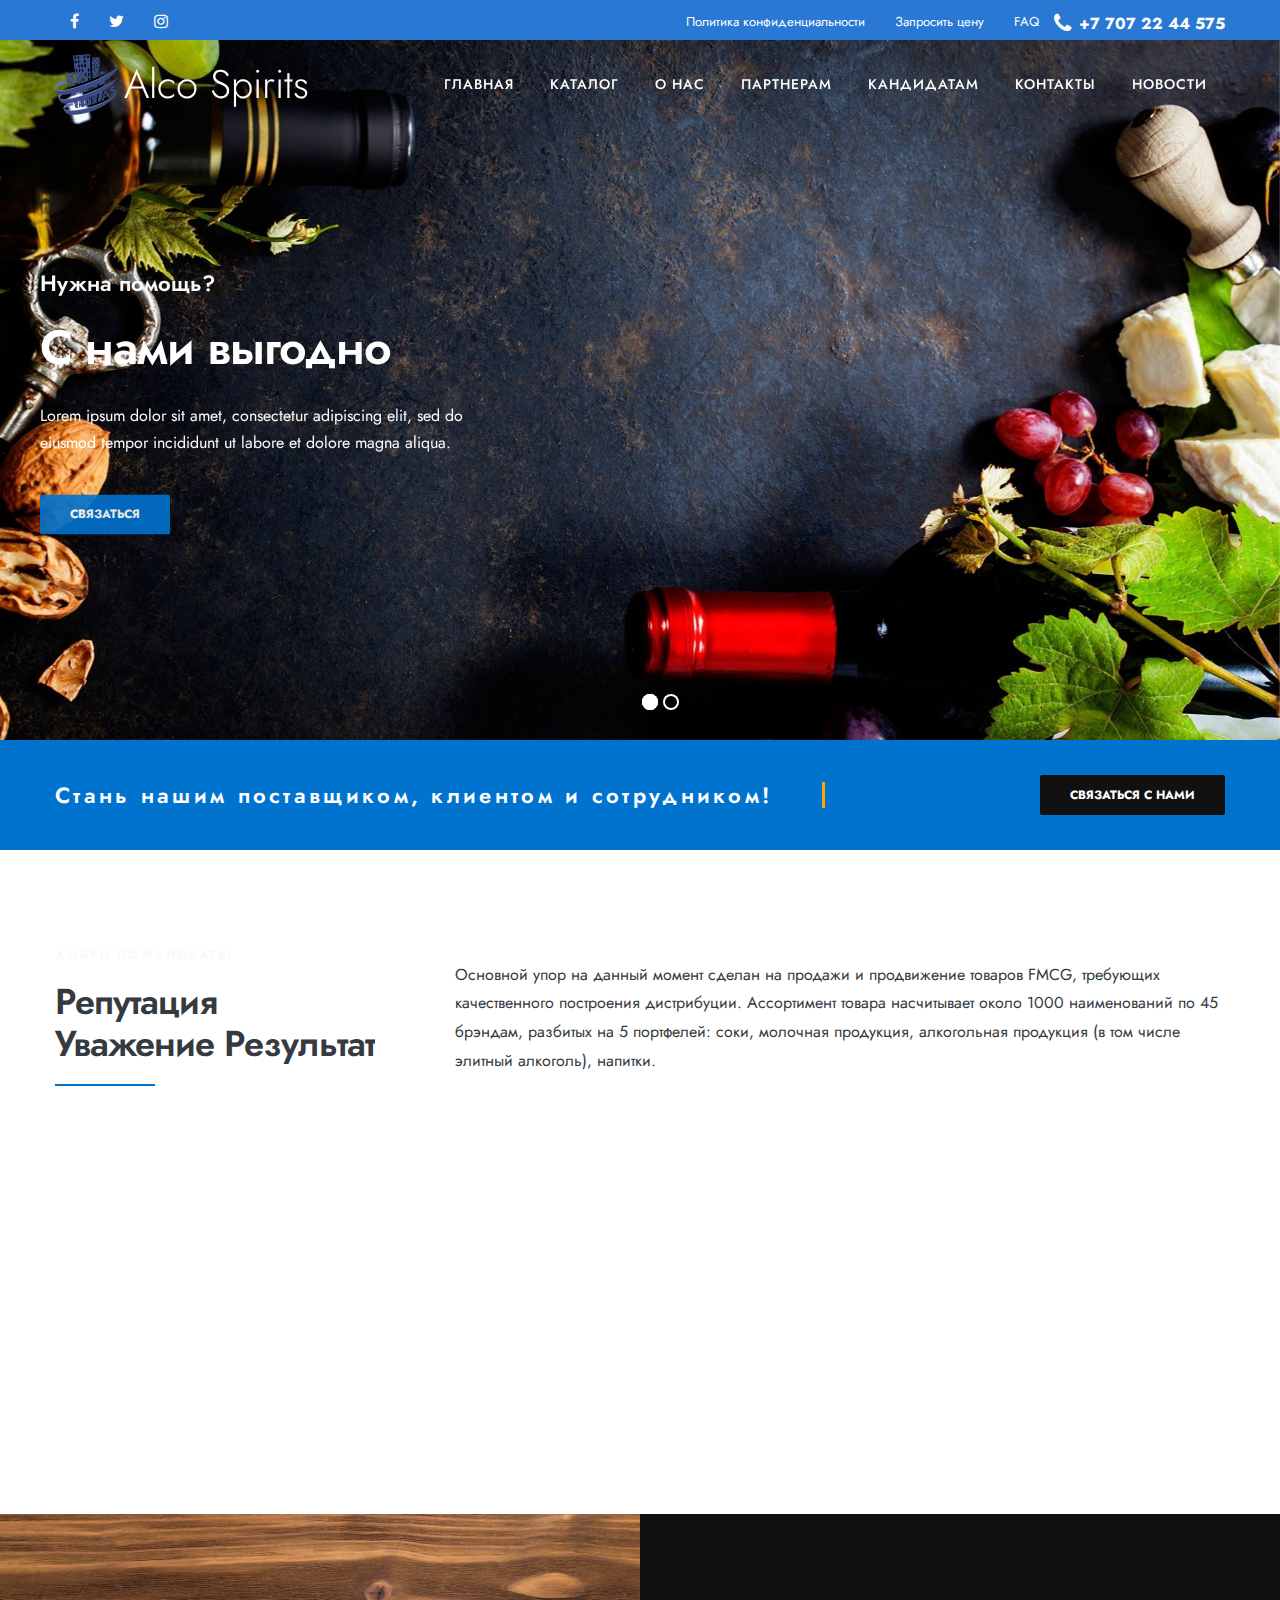
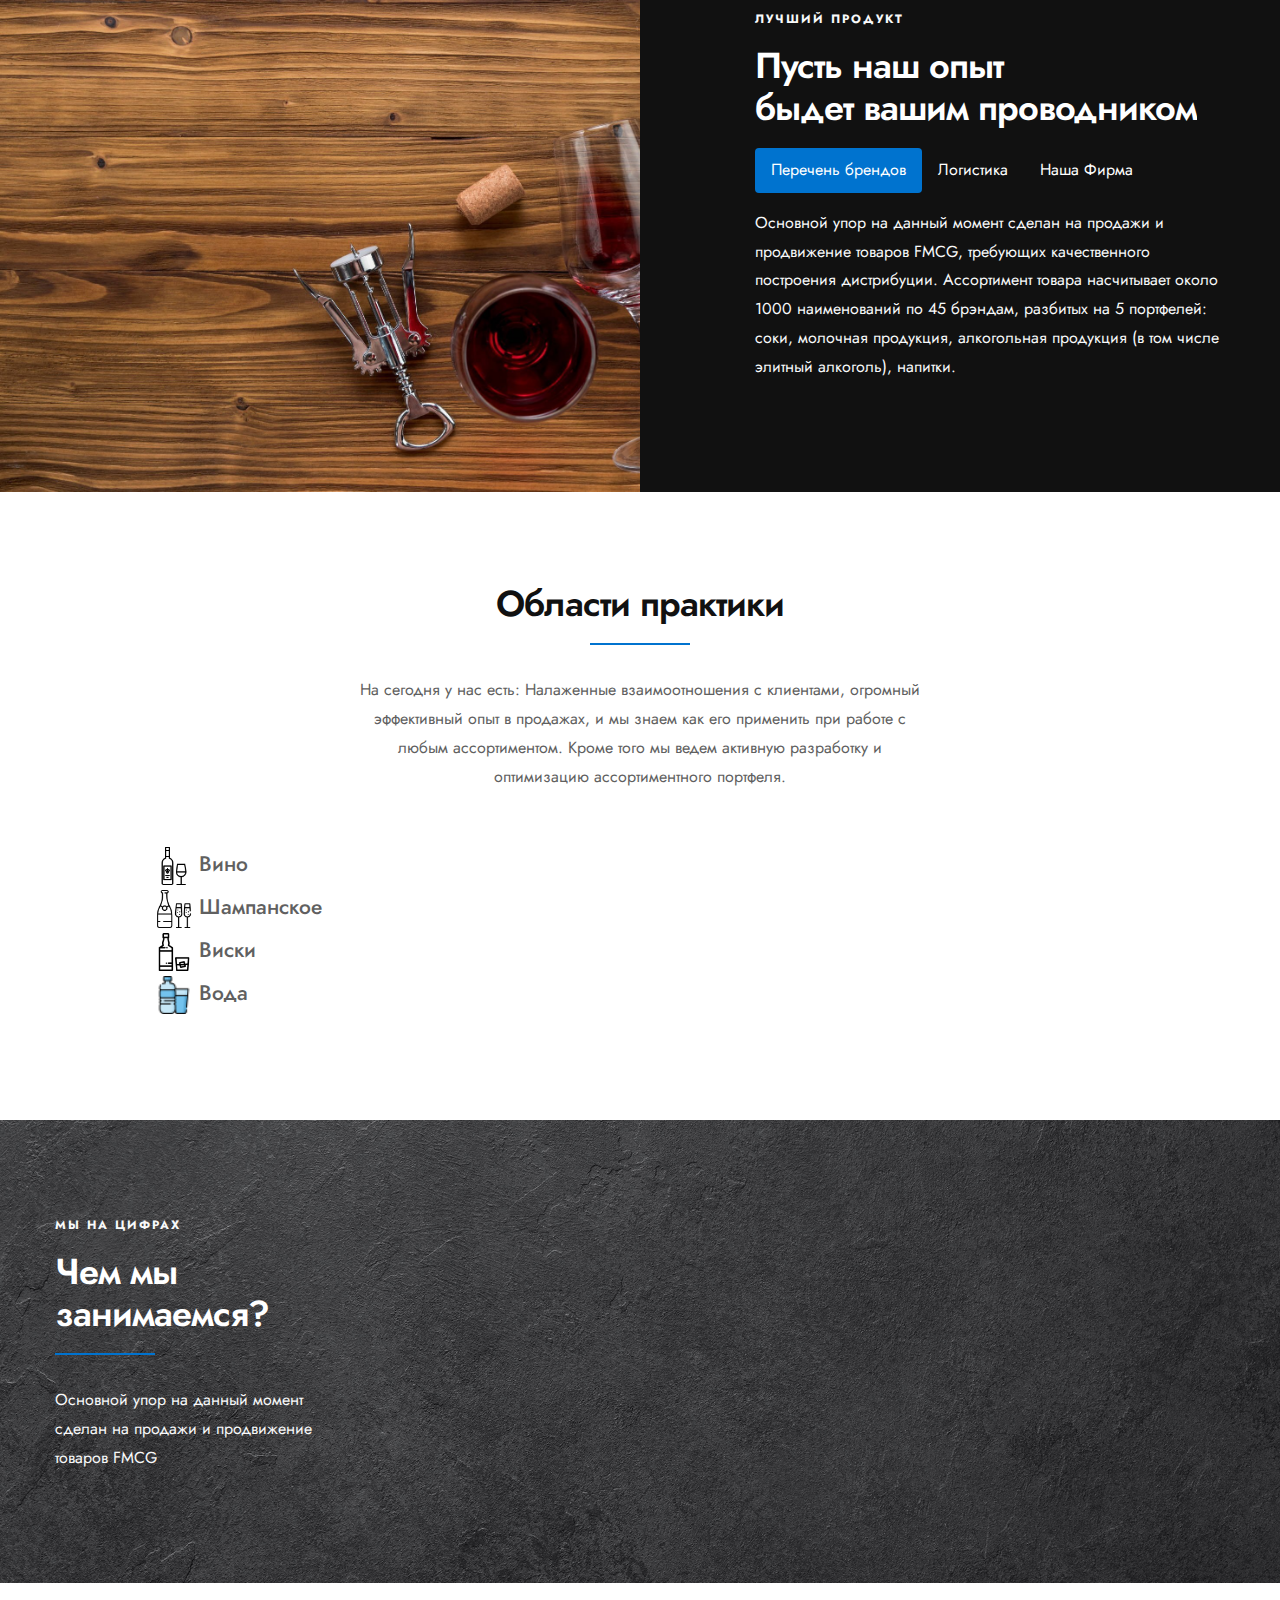
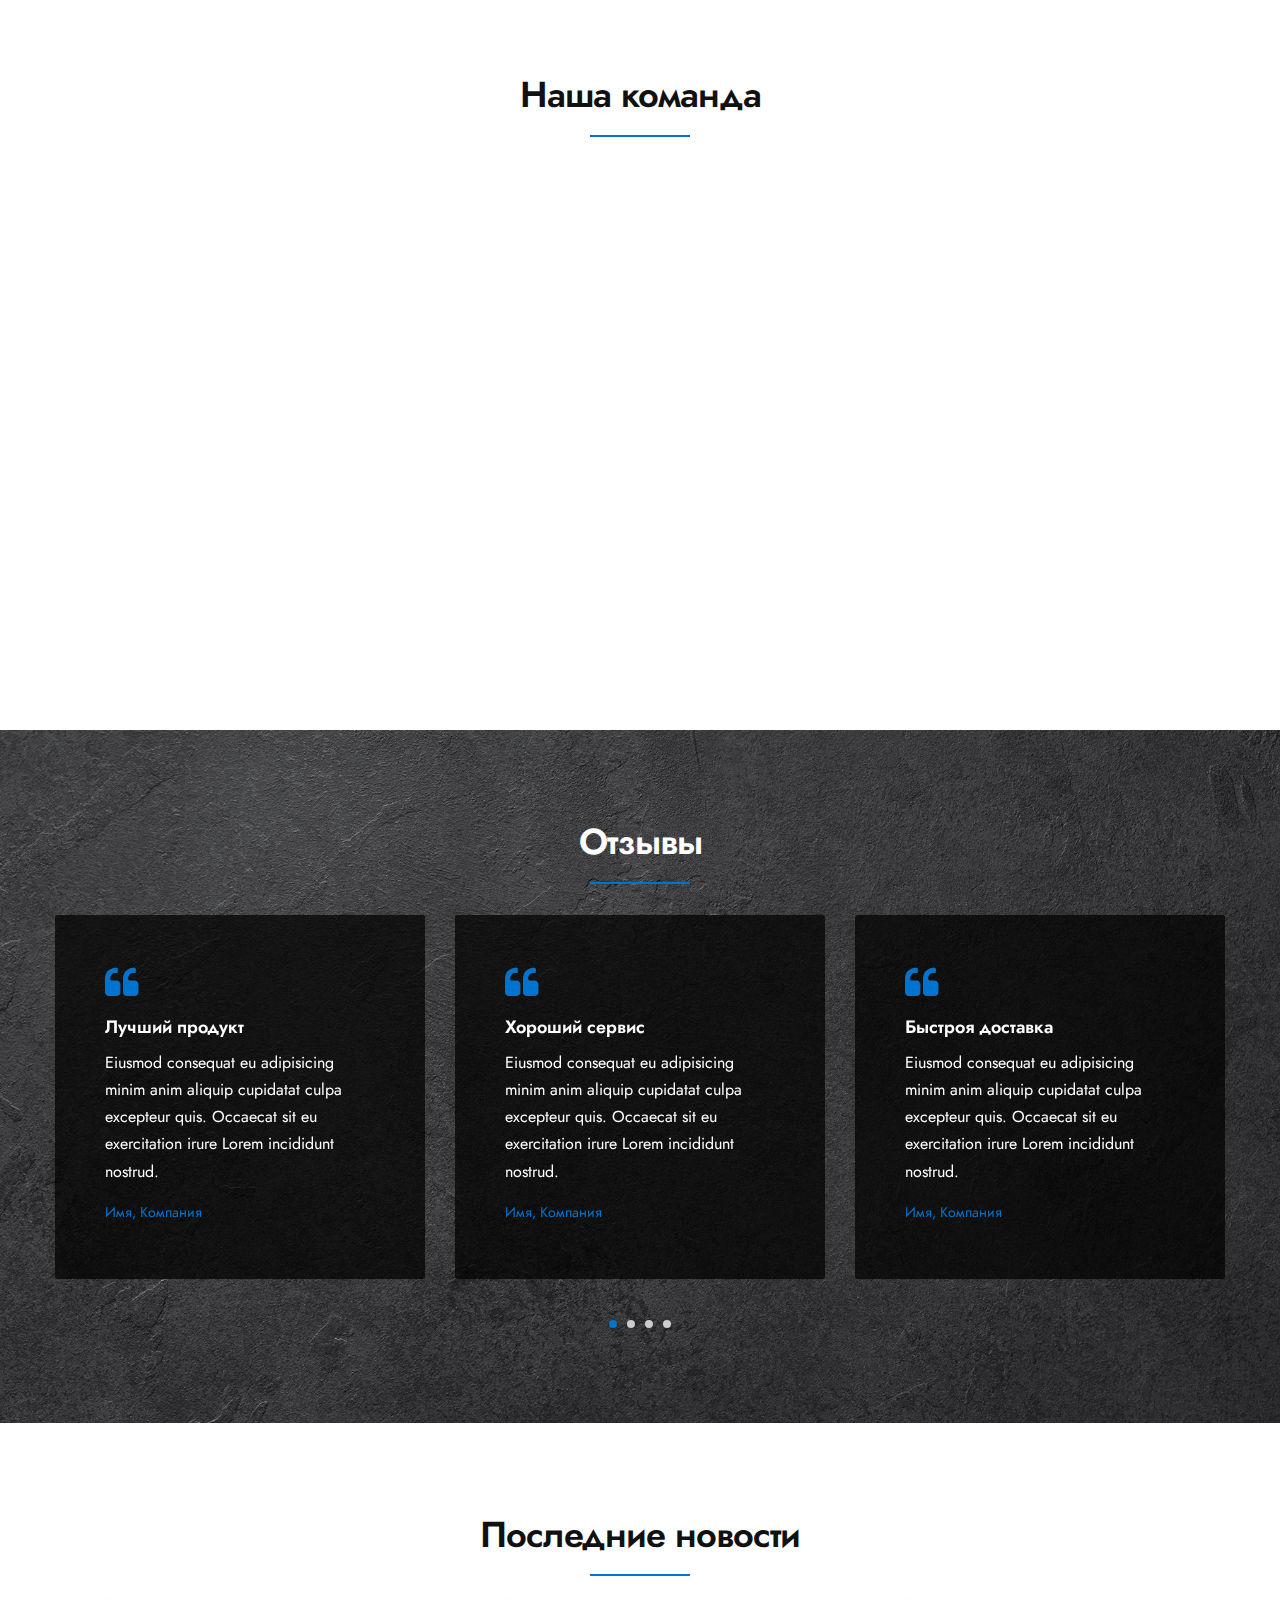
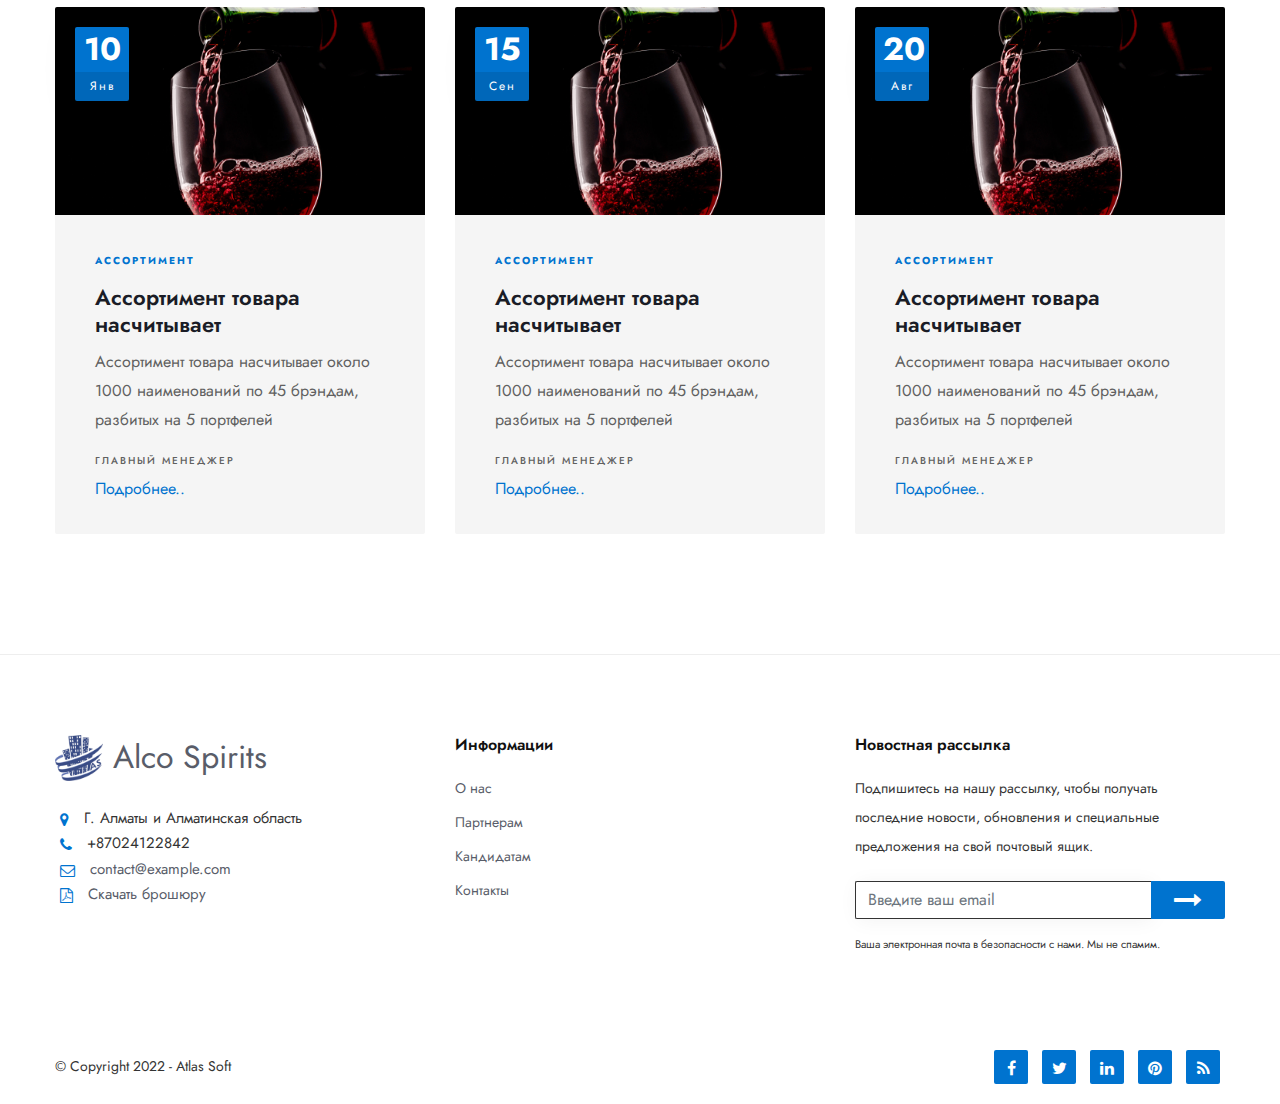
<file: index.html>
<!DOCTYPE html>
<html lang="ru">

<head>
    <meta charset="utf-8" />
    <title>Alco Spirits/ Главная</title>
    <meta content="width=device-width, initial-scale=1.0" name="viewport" />
    <meta content="Alco Spirits" name="description" />
    <meta content="" name="keywords" />
    <meta content="" name="author" />
    <!--[if lt IE 9]>
            <script src="js/html5shiv.js"></script>
        <![endif]-->
    <!-- CSS Files
    ================================================== -->
    <link id="bootstrap" href="css/bootstrap.min.css" rel="stylesheet" type="text/css" />
    <link id="bootstrap-grid" href="css/bootstrap-grid.min.css" rel="stylesheet" type="text/css" />
    <link id="bootstrap-reboot" href="css/bootstrap-reboot.min.css" rel="stylesheet" type="text/css" />
    <link href="css/animate.css" rel="stylesheet" type="text/css" />
    <link href="css/owl.carousel.css" rel="stylesheet" type="text/css" />
    <link href="css/owl.theme.css" rel="stylesheet" type="text/css" />
    <link href="css/owl.transitions.css" rel="stylesheet" type="text/css" />
    <link href="css/magnific-popup.css" rel="stylesheet" type="text/css" />
    <link href="css/jquery.countdown.css" rel="stylesheet" type="text/css" />
    <!-- <link rel="stylesheet" href="css/all.css"> -->
    <link rel="stylesheet" href="fonts/font-awesome/css/font-awesome.css">
    <link href="css/style.css" rel="stylesheet" type="text/css" />
    <!-- color scheme -->
    <link id="colors" href="css/colors/scheme-01.css" rel="stylesheet" type="text/css" />
    <link href="css/coloring.css" rel="stylesheet" type="text/css" />
    <!-- RS5.0 Stylesheet -->
    <link rel="stylesheet" href="revolution/css/settings.css" type="text/css">
    <link rel="stylesheet" href="revolution/css/layers.css" type="text/css">
    <link rel="stylesheet" href="revolution/css/navigation.css" type="text/css">
    <link rel="icon" sizes="16x16" href="./images/logo.png"> 
    <!-- modal -->
    <link rel="stylesheet" href="css/hystmodal.min.css">
</head>

<body>
    <div id="wrapper">
        <div id="topbar" class="topbar-noborder">
            <div class="container">
                <div class="topbar-left sm-hide">
                    <span class="topbar-widget tb-social">
                        <a href="#"><i class="fa fa-facebook"></i></a>
                        <a href="#"><i class="fa fa-twitter"></i></a>
                        <a href="#"><i class="fa fa-instagram"></i></a>
                    </span>
                </div>
                <div class="topbar-right">
                    <div class="topbar-right">
                        <span class="topbar-widget widget-1"><a href="#">Политика конфиденциальности</a></span>
                        <span class="topbar-widget"><a href="#">Запросить цену</a></span>
                        <span class="topbar-widget"><a href="#">FAQ</a></span>
                    </div>
                    <div class="de-flex-col">
                        <div class="h-phone sm-hide"><i class="fa fa-phone"></i> +7 707 22 44 575</div>
                        <span id="menu-btn"></span>
                    </div>
                </div>
                <div class="clearfix"></div>
            </div>
        </div>
        <!-- header begin -->
        <header class=" scroll-light">
            <div class="container">
                <div class="row">
                    <div class="col-md-12">
                        <div class="de-flex ">
                            <div class="de-flex-col">
                                <!-- logo begin -->
                                <div id="logo">
                                    <a class="logo" href="index.html">                          
                                        <img alt="" class="logo" src="images/logo-2.png"/>
                                        Alco Spirits
                                        <!-- <img alt="" class="logo-2" src="images/logo-1.jpg" style="width: 50px;"/> -->
                                    </a>
                                </div>
                                <!-- logo close -->
                            </div>
                            <div class="de-flex-col header-col-mid">
                                <!-- mainmenu begin -->
                                <ul id="mainmenu">
                                    <li><a href="index.html">Главная</a></li>
                                    <li><a href="catalog.html">Каталог</a></li>
                                    <li>
                                      <a href="about.html">О нас</a>
                                      <ul>
                                        <li><a href="about.html">История компании</a></li>
                                        <li><a href="about.html">Миссия, ценности</a></li>
                                        <li><a href="team.html">Наши сотрудники</a></li>
                                        <li><a href="about.html">История успеха</a></li>
                                        <li>
                                          <a href="contact.html"
                                            >Локации: склад, офис 1, офис 2</a
                                          >
                                        </li>
                                      </ul>
                                    </li>
                                    <li>
                                      <a href="practice-areas.html">Партнерам</a>
                                      <ul>
                                        <li><a href="practice-areas.html">Бренды</a></li>
                                        <li>
                                          <a href="conditions.html">Условия работы</a>
                                        </li>
                                        <li>
                                          <a href="contact.html">Обратная связь</a>
                                        </li>
                                      </ul>
                                    </li>
                                    <li>
                                      <a href="practice-areas.html">Кандидатам</a>
                                      <ul>
                                        <li><a href="practice-areas.html">Вакансии</a></li>
                                        <li>
                                          <a href="conditions.html">Условия работы</a>
                                        </li>
                                        <li>
                                          <a href="practice-areas.html">Выслать резюме</a>
                                        </li>
                                      </ul>
                                    </li>
                                    <li>
                                      <a href="contact.html">Контакты</a>
                                      <ul>
                                        <li><a href="contact.html">Адреса и телефоны</a></li>
                                        <li><a href="contact.html">Обратная связь</a></li>
                                      </ul>
                                    </li>
                                    <li>
                                        <a href="news.html">Новости</a>
                                        <ul>
                                            <li><a href="news.html">Новости</a></li>
                                          <li><a href="blog-single.html">Корпоративная жизнь</a></li>
                                        </ul>
                                    </li>                                
                                </ul>
                                <!-- mainmenu close -->
                            </div>
                        </div>
                    </div>
                </div>
            </div>
        </header>
        <!-- header close -->
        <!-- content begin -->
        <div class="no-bottom no-top" id="content">
            <div id="top"></div>
            <!-- revolution slider begin -->
            <section id="section-slider" class="fullwidthbanner-container text-white" aria-label="section-slider">
                <div id="slider-revolution">
                    <ul class="">
                        <li class="" data-transition="fade" data-slotamount="10" data-masterspeed="300" data-thumb="">
                            <!--  BACKGROUND IMAGE -->
                            <img alt="" class="rev-slidebg" data-bgposition="top center" data-bgfit="cover" data-bgrepeat="no-repeat" data-bgparallax="10" src="images/bg-5.jpg">
                            <div class="tp-caption big-s1 " data-x="0" data-y="230" data-width="none" data-height="none" data-whitespace="nowrap" data-transform_in="y:100px;opacity:0;s:500;e:Power2.easeOut;" data-transform_out="opacity:0;y:-100;s:200;e:Power2.easeInOut;" data-start="500" data-splitin="none" data-splitout="none" data-responsive_offset="on">
                                <h3 class="text-light m-left">Нужна помощь?</h3>
                            </div>
                            <div class="tp-caption very-big-white m-left" data-x="0" data-y="280" data-width="none" data-height="none" data-whitespace="nowrap" data-transform_in="y:100px;opacity:0;s:500;e:Power2.easeOut;" data-transform_out="opacity:0;y:-100;s:400;e:Power2.easeInOut;" data-start="600" data-splitin="none" data-splitout="none" data-responsive_offset="on">
                                <h1>С нами выгодно</h1>
                            </div>
                            <div class="tp-caption m-left" data-x="0" data-y="360" data-width="480" data-height="none" data-whitespace="wrap" data-transform_in="y:100px;opacity:0;s:500;e:Power2.easeOut;" data-transform_out="opacity:0;y:-100;s:600;e:Power2.easeInOut;" data-start="700">
                                <p class="lead xs-hide">Lorem ipsum dolor sit amet, consectetur adipiscing elit, sed do eiusmod tempor incididunt ut labore et dolore magna aliqua.</p>
                            </div>
                            <div class="tp-caption " data-x="0" data-y="450" data-width="none" data-height="none" data-whitespace="nowrap" data-transform_in="y:100px;opacity:0;s:500;e:Power2.easeOut;" data-transform_out="opacity:0;y:-100;s:800;e:Power2.easeInOut;" data-start="800">
                                <a class="btn-custom bubbly-button m-left" data-hystmodal="#myModal" href="#">Связаться</a>
                            </div>
                        </li>
                        <li data-transition="fade" data-slotamount="10" data-masterspeed="300" data-thumb="">
                            <!--  BACKGROUND IMAGE -->
                            <img alt="" class="rev-slidebg" data-bgposition="top center" data-bgfit="cover" data-bgrepeat="no-repeat" data-bgparallax="10" src="images/bg-4.jpg">
                            <div class="tp-caption big-s1 m-left" data-x="0" data-y="230" data-width="none" data-height="none" data-whitespace="nowrap" data-transform_in="y:100px;opacity:0;s:500;e:Power2.easeOut;" data-transform_out="opacity:0;y:-100;s:200;e:Power2.easeInOut;" data-start="500" data-splitin="none" data-splitout="none" data-responsive_offset="on">
                                <h3 class="text-light">Продукты &amp; Большой выбор</h3>
                            </div>
                            <div class="tp-caption very-big-white m-left" data-x="0" data-y="280" data-width="none" data-height="none" data-whitespace="nowrap" data-transform_in="y:100px;opacity:0;s:500;e:Power2.easeOut;" data-transform_out="opacity:0;y:-100;s:400;e:Power2.easeInOut;" data-start="600" data-splitin="none" data-splitout="none" data-responsive_offset="on">
                                <h1>Мы заботимся о каждом</h1>
                            </div>
                            <div class="tp-caption m-left" data-x="0" data-y="360" data-width="480" data-height="none" data-whitespace="wrap" data-transform_in="y:100px;opacity:0;s:500;e:Power2.easeOut;" data-transform_out="opacity:0;y:-100;s:600;e:Power2.easeInOut;" data-start="700">
                                <p class="lead xs-hide ">Lorem ipsum dolor sit amet, consectetur adipiscing elit, sed do eiusmod tempor incididunt ut labore et dolore magna aliqua.</p>
                            </div>
                            <div class="tp-caption" data-x="0" data-y="450" data-width="none" data-height="none" data-whitespace="nowrap" data-transform_in="y:100px;opacity:0;s:500;e:Power2.easeOut;" data-transform_out="opacity:0;y:-100;s:800;e:Power2.easeInOut;" data-start="800">
                                <a class="btn-custom bubbly-button m-left" data-hystmodal="#myModal" href="#">Связаться</a>
                            </div>
                        </li>
                    </ul>
                </div>
            </section>
            <!-- revolution slider close -->
            <section class="pt40 pb40 bg-color text-light">
                <div class="container">
                    <div class="row align-items-center">
                        <div class="col-md-8  text-lg-left text-sm-center typewriter">
                            <h3 class="no-bottom">Стань нашим поставщиком, клиентом и сотрудником!</h3>
                        </div>

                          <!-- modal window  -->
                          <div class="hystmodal " id="myModal" aria-hidden="true">
                            <div class="hystmodal__wrap row">
                                <div class="hystmodal__window" role="dialog"
                                    aria-modal="true">
                                    <button data-hystclose class="hystmodal__close">Закрыть</button>
                                    <h3 class="text-dark text-center">Вы можете оставить заявку</h3>
                                    <form name="contactForm" id="contact_form" class="form-default" method="post"
                                        action="email.php">
                                        <div class="field-set">
                                            <input type="text" name="name" id="name" class="form-control"
                                                placeholder="Введите Имя" />
                                        </div>
                                        <div class="field-set">
                                            <input type="text" name="email" id="email" class="form-control"
                                                placeholder="Введите Email" />
                                        </div>
                                        <div class="field-set">
                                            <input type="text" name="phone" id="phone" class="form-control"
                                                placeholder="Введите номер тел" />
                                        </div>
                                        <div class="field-set">
                                            <textarea name="message" id="message" class="form-control"
                                                placeholder="Ваше сообщение..."></textarea>
                                        </div>
                                        <div class="spacer-half"></div>
                                        <div class="text-center" id="submit">
                                            <input type="submit" id="send_message" value="Отправить"
                                                class="btn btn-custom bubbly-button" />
                                        </div>
                                        <div id="mail_success" class="success">Ваше сообщение было успешно отправлено.
                                        </div>
                                        <div id="mail_fail" class="error">Извините, на этот раз произошла ошибка при отправке вашего
                                            сообщение.</div>
                                    </form>
                                </div>
                            </div>
                         </div>
                        <div class="col-md-4 text-lg-right rtl-lg-left text-sm-center">
                            <a href="#" class="btn-custom btn-black light bubbly-button"  data-hystmodal="#myModal">Связаться с нами</a>
                        </div>
                    </div>
                </div>
            </section>
            <section id="section-highlight" class="relative text-light" >
                <div class="container">
                    <div class="row align-items-center">
                        <div class="col-md-4">
                            <span class="p-title">Добро пожаловать!</span><br>
                            <h2 class="text-dark">
                                Репутация<br>Уважение Результат
                            </h2>
                            <div class="small-border sm-left"></div>
                        </div>
                        <div class="col-md-8">
                            <p class="text-dark"> Основной упор на данный момент сделан на продажи и продвижение товаров FMCG, требующих качественного построения дистрибуции. Ассортимент товара насчитывает около 1000 наименований по 45 брэндам, разбитых на 5 портфелей: соки, молочная продукция, алкогольная продукция (в том числе элитный алкоголь), напитки.
                            </p>
                        </div>
                    </div>
                    <div class="spacer-double"></div>
                </div>
            </section>
            <section class="no-top relative z1000">
                <div class="container">
                    <div class="row mt-100">
                        <div class="col-md-4 mb-sm-30 wow fadeInRight" data-wow-delay=".2s">
                            <div class="mask rounded">
                                <div class="cover rounded">
                                    <div class="c-inner">
                                        <h3><i class="icofont-people"></i><span>Клиентам</span></h3>
                                        <p>Lorem ipsum dolor sit amet, consectetur adipiscing elit, sed do eiusmod tempor incididunt ut labore et dolore magna aliqua.</p>
                                        <div class="spacer20"></div>
                                        <a href="#" class="btn-custom capsule">Подробнее</a>
                                    </div>
                                </div>
                                <img src="images/bg-6.jpg" alt="" class="img-responsive" />
                            </div>
                        </div>
                        <div class="col-md-4 mb-sm-30 wow fadeInRight" data-wow-delay=".4s">
                            <div class="mask rounded">
                                <div class="cover rounded">
                                    <div class="c-inner">
                                        <h3><i class="icofont-home"></i><span>Сотрудникам</span></h3>
                                        <p>Lorem ipsum dolor sit amet, consectetur adipiscing elit, sed do eiusmod tempor incididunt ut labore et dolore magna aliqua.</p>
                                        <div class="spacer20"></div>
                                        <a href="#" class="btn-custom capsule">Подробнее</a>
                                    </div>
                                </div>
                                <img src="images/bg-6.jpg" alt="" class="img-responsive" />
                            </div>
                        </div>
                        <div class="col-md-4 mb-sm-30 wow fadeInRight" data-wow-delay=".6s">
                            <div class="mask rounded">
                                <div class="cover rounded">
                                    <div class="c-inner">
                                        <h3><i class="icofont-car-alt-1"></i><span>Поставщикам</span></h3>
                                        <p>Lorem ipsum dolor sit amet, consectetur adipiscing elit, sed do eiusmod tempor incididunt ut labore et dolore magna aliqua.</p>
                                        <div class="spacer20"></div>
                                        <a href="#" class="btn-custom capsule">Подробнее</a>
                                    </div>
                                </div>
                                <img src="images/bg-6.jpg" alt="" class="img-responsive" />
                            </div>
                        </div>
                    </div>
                </div>
            </section>
            <section data-bgcolor="#111111" class="text-light">
                <div class="container">
                    <div class="row align-items-center">
                        <div class="col-lg-5 col-md-6  offset-lg-7 offset-md-6 pl-30">
                            <span class="p-title">Лучший продукт</span><br>
                            <h2>
                                Пусть наш опыт<br>быдет вашим проводником
                            </h2>
                            <ul class="nav nav-pills mb-3" id="pills-tab" role="tablist">
                                <li class="nav-item">
                                    <a class="nav-link active" id="pills-home-tab" data-toggle="pill" href="#pills-home" role="tab" aria-controls="pills-home" aria-selected="true">Перечень брендов</a>
                                </li>
                                <li class="nav-item">
                                    <a class="nav-link" id="pills-profile-tab" data-toggle="pill" href="#pills-profile" role="tab" aria-controls="pills-profile" aria-selected="false">Логистика</a>
                                </li>
                                <li class="nav-item">
                                    <a class="nav-link" id="pills-contact-tab" data-toggle="pill" href="#pills-contact" role="tab" aria-controls="pills-contact" aria-selected="false">Наша Фирма</a>
                                </li>
                            </ul>
                            <div class="tab-content" id="pills-tabContent">
                                <div class="tab-pane fade show active" id="pills-home" role="tabpanel" aria-labelledby="pills-home-tab">
                                    <p>Основной упор на данный момент сделан на продажи и продвижение товаров FMCG, требующих качественного построения дистрибуции. Ассортимент товара насчитывает около 1000 наименований по 45 брэндам, разбитых на 5 портфелей: соки, молочная продукция, алкогольная продукция (в том числе элитный алкоголь), напитки.</p>
                                </div>
                                <div class="tab-pane fade" id="pills-profile" role="tabpanel" aria-labelledby="pills-profile-tab">
                                    <p>Компания была основана в 2008г на базе отделов продаж ТОО Raimbek Bottlers, ТОО Raimbek Agro и ТОО Raimbek Alco и в настоящее время ведет свою оперативную деятельность на территории г.Алматы и Алматинской области.
                                        В настоящее время нами охвачены все каналы продаж. Мы занимаем хорошие позиции и находимся в состоянии устойчивого роста.
                                        </p>
                                </div>
                                <div class="tab-pane fade" id="pills-contact" role="tabpanel" aria-labelledby="pills-contact-tab">
                                    <p>На сегодня у нас есть: Налаженные взаимоотношения с клиентами, огромный эффективный опыт в продажах, и мы знаем как его применить при работе с любым ассортиментом. Кроме того мы ведем активную разработку и оптимизацию ассортиментного портфеля.</p>
                                </div>
                            </div>
                        </div>
                    </div>
                </div>
                <div class="image-container col-md-6 pull-right" data-bgimage="url(images/bg-1.jpg"></div>
            </section>
            <section id="section-testimonial">
                <div class="container">
                    <div class="row">
                        <div class="col-lg-12">
                            <div class="text-center">
                                <h2>Области практики</h2>
                                <div class="small-border"></div>
                            </div>
                        </div>
                        <div class="col-md-6 offset-md-3 text-center">
                            <p>На сегодня у нас есть: Налаженные взаимоотношения с клиентами, огромный эффективный опыт в продажах, и мы знаем как его применить при работе с любым ассортиментом. Кроме того мы ведем активную разработку и оптимизацию ассортиментного портфеля.</p>
                        </div>
                        <div class="spacer-single"></div>
                        <div class="col-md-6 col-sm-12 col-xs offset-md-1">
                            <ul class="ul-style-2 font-icon" data-wow-delay=".2s">
                                <li class="font-s"><img src="./images/ui/wine.png" alt=""> Вино</li>
                                <li class="font-s"><img src="./images/ui/champagne.png" alt=""> Шампанское</li>
                                <li class="font-s"><img src="./images/ui/whiskey.png" alt=""> Виски</li>
                                <li class="font-s"> <img src="./images/ui/water-bottle.png" alt=""> Вода</li>
                            </ul>
                        </div>
                        <div class="col-md-4 col-sm-12 col-xs">
                            <ul class="ul-style-2 wow fadeInRight" data-wow-delay=".6s">
                                <li class="font-s"><img src="./images/ui/orange-juice.png" alt=""> Соки</li>
                                <li class="font-s"><img src="./images/ui/orange-juice.png" alt=""> Напитки</li>
                                <li class="font-s"><img src="./images/ui/milk.png" alt=""> Молоко</li>
                                <li class="font-s"> <img src="./images/ui/green-tea.png" alt=""> Чай</li>
                            </ul>
                        </div>
                        <!-- <div class="col-md-4 col-sm-6 col-xs">
                            <ul class="ul-style-2 wow fadeInRight" data-wow-delay=".8s">
                                <li class="font-s"><img src="./images/ui/wine.png" alt=""> Вино</li>
                                <li class="font-s"><img src="./images/ui/champagne-glass.png" alt=""> Шампанское</li>
                                <li class="font-s"><img src="./images/ui/whisky.png" alt=""> Виски</li>
                                <li class="font-s"> <img src="./images/ui/water-bottle.png" alt=""> Вода и соки</li>
                            </ul>
                        </div> -->
                    </div>
                </div>
            </section>
            <section data-bgimage="url(images/bg-section.jpg) center" class="text-light" data-stellar-background-ratio=".2">
                <div class="container">
                    <div class="row">
                        <div class="col-md-3">
                            <span class="p-title">Мы на цифрах </span><br>
                            <h2>
                                Чем мы занимаемся?
                            </h2>
                            <div class="small-border sm-left"></div>
                            <p>Основной упор на данный момент сделан на продажи и продвижение товаров FMCG</p>
                        </div>
                        <div class="col-md-8 offset-md-1">
                            <div class="row">
                                <div class="col-lg-4 col-md-6 col-sm-6 col-xs wow fadeInRight mb30" data-wow-delay="0s">
                                    <div class="de_count">
                                        <h3><span class="timer" data-to="45" data-speed="3000">0</span></h3>
                                        <h5 class="text-light">Брэндов</h5>
                                    </div>
                                </div>
                                <div class="col-lg-4 col-md-6 col-sm-6 col-xs wow fadeInRight mb30" data-wow-delay=".25s">
                                    <div class="de_count">
                                        <h3><span class="timer" data-to="5" data-speed="3000">0</span></h3>
                                        <h5 class="text-light">Портфелей</h5>
                                    </div>
                                </div>
                                <div class="col-lg-4 col-md-6 col-sm-6 col-xs wow fadeInRight mb30" data-wow-delay=".4s">
                                    <div class="de_count">
                                        <h3><span class="timer" data-to="4" data-speed="3000">0</span>m</h3>
                                        <h5 class="text-light">Соки</h5>
                                    </div>
                                </div>
                                <div class="col-lg-4 col-md-6 col-sm-6 col-xs wow fadeInRight mb30" data-wow-delay=".6s">
                                    <div class="de_count">
                                        <h3><span class="timer" data-to="52" data-speed="3000">0</span>k</h3>
                                        <h5 class="text-light">Молочная продукция</h5>
                                    </div>
                                </div>
                                <div class="col-lg-4 col-md-6 col-sm-6 col-xs wow fadeInRight mb30" data-wow-delay=".8s">
                                    <div class="de_count">
                                        <h3><span class="timer" data-to="700" data-speed="3000">0</span>+</h3>
                                        <h5 class="text-light">Алкогольная продукция</h5>
                                    </div>
                                </div>
                                <div class="col-lg-4 col-md-6 col-sm-6 col-xs wow fadeInRight mb30" data-wow-delay="1s">
                                    <div class="de_count">
                                        <h3><span class="timer" data-to="2" data-speed="3000">2</span>k</h3>
                                        <h5 class="text-light">Напитки</h5>
                                    </div>
                                </div>
                            </div>
                        </div>
                    </div>
                </div>
            </section>
            <section aria-label="section">
                <div class="container">
                    <div class="row">
                        <div class="col-md-12 text-center">
                            <h2>Наша команда</h2>
                            <div class="small-border"></div>
                        </div>
                        <div class="col-lg-4 col-md-6 col-sm-6 mb30 wow fadeInRight" data-wow-delay=".2s">
                            <div class="f-profile text-center">
                                <div class="fp-wrap f-invert">
                                    <div class="fpw-overlay">
                                        <div class="fpwo-wrap">
                                            <div class="fpwow-icons">
                                                <a href="#"><i class="fa fa-facebook fa-lg"></i></a>
                                                <a href="#"><i class="fa fa-twitter fa-lg"></i></a>
                                                <a href="#"><i class="fa fa-linkedin fa-lg"></i></a>
                                                <a href="#"><i class="fa fa-pinterest fa-lg"></i></a>
                                            </div>
                                        </div>
                                    </div>
                                    <div class="fpw-overlay-btm"></div>
                                    <img src="images/team/1.jpg" class="fp-image img-fluid" alt="">
                                </div>
                                <h4>ФИО</h4>
                                Должность
                            </div>
                        </div>
                        <div class="col-lg-4 col-md-6 col-sm-6 mb30 wow fadeInRight" data-wow-delay=".4s">
                            <div class="f-profile text-center">
                                <div class="fp-wrap f-invert">
                                    <div class="fpw-overlay">
                                        <div class="fpwo-wrap">
                                            <div class="fpwow-icons">
                                                <a href="#"><i class="fa fa-facebook fa-lg"></i></a>
                                                <a href="#"><i class="fa fa-twitter fa-lg"></i></a>
                                                <a href="#"><i class="fa fa-linkedin fa-lg"></i></a>
                                                <a href="#"><i class="fa fa-pinterest fa-lg"></i></a>
                                            </div>
                                        </div>
                                    </div>
                                    <div class="fpw-overlay-btm"></div>
                                    <img src="images/team/2.jpg" class="fp-image img-fluid" alt="">
                                </div>
                                <h4>ФИО</h4>
                                Должность
                            </div>
                        </div>
                        <div class="col-lg-4 col-md-6 col-sm-6 mb30 wow fadeInRight" data-wow-delay=".6s">
                            <div class="f-profile text-center">
                                <div class="fp-wrap f-invert">
                                    <div class="fpw-overlay">
                                        <div class="fpwo-wrap">
                                            <div class="fpwow-icons">
                                                <a href="#"><i class="fa fa-facebook fa-lg"></i></a>
                                                <a href="#"><i class="fa fa-twitter fa-lg"></i></a>
                                                <a href="#"><i class="fa fa-linkedin fa-lg"></i></a>
                                                <a href="#"><i class="fa fa-pinterest fa-lg"></i></a>
                                            </div>
                                        </div>
                                    </div>
                                    <div class="fpw-overlay-btm"></div>
                                    <img src="images/team/3.jpg" class="fp-image img-fluid" alt="">
                                </div>
                                <h4>ФИО</h4>
                                Должность
                            </div>
                        </div>
                    </div>
                </div>
            </section>
            <section aria-label="section" class="text-light" data-bgimage="url(images/bg-section.jpg) top" data-stellar-background-ratio=".2">
                <div class="container">
                    <div class="row">
                        <div class="col-lg-12">
                            <div class="text-center text-light">
                                <h2>Отзывы</h2>
                                <div class="small-border"></div>
                            </div>
                            <div class="owl-carousel owl-theme" id="testimonial-carousel">
                                <div class="item">
                                    <div class="de_testi opt-2 review">
                                        <blockquote>
                                            <i class="fa fa-quote-left id-color"></i>
                                            <h3>Лучший продукт</h3>
                                            <p >Eiusmod consequat eu adipisicing minim anim aliquip cupidatat culpa excepteur quis. Occaecat sit eu exercitation irure Lorem incididunt nostrud.</p>
                                            <div class="de_testi_by"><span>Имя, Компания</span></div>
                                        </blockquote>
                                    </div>
                                </div>
                                <div class="item">
                                    <div class="de_testi opt-2 review">
                                        <blockquote>
                                            <i class="fa fa-quote-left id-color"></i>
                                            <h3>Хороший сервис</h3>
                                            <p>Eiusmod consequat eu adipisicing minim anim aliquip cupidatat culpa excepteur quis. Occaecat sit eu exercitation irure Lorem incididunt nostrud.</p>
                                            <div class="de_testi_by"><span>Имя, Компания</span></div>
                                        </blockquote>
                                    </div>
                                </div>
                                <div class="item">
                                    <div class="de_testi opt-2 review">
                                        <blockquote>
                                            <i class="fa fa-quote-left id-color"></i>
                                            <h3>Быстроя доставка</h3>
                                            <p>Eiusmod consequat eu adipisicing minim anim aliquip cupidatat culpa excepteur quis. Occaecat sit eu exercitation irure Lorem incididunt nostrud.</p>
                                            <div class="de_testi_by"><span>Имя, Компания</span></div>
                                        </blockquote>
                                    </div>
                                </div>
                                <div class="item">
                                    <div class="de_testi opt-2 review">
                                        <blockquote>
                                            <i class="fa fa-quote-left id-color"></i>
                                            <h3>Лучший продукт</h3>
                                            <p>Eiusmod consequat eu adipisicing minim anim aliquip cupidatat culpa excepteur quis. Occaecat sit eu exercitation irure Lorem incididunt nostrud.</p>
                                            <div class="de_testi_by"><span>Имя, Компания</span></div>
                                        </blockquote>
                                    </div>
                                </div>
                                <div class="item">
                                    <div class="de_testi opt-2 review">
                                        <blockquote>
                                            <i class="fa fa-quote-left id-color"></i>
                                            <h3>Хороший сервис</h3>
                                            <p>Eiusmod consequat eu adipisicing minim anim aliquip cupidatat culpa excepteur quis. Occaecat sit eu exercitation irure Lorem incididunt nostrud.</p>
                                            <div class="de_testi_by"><span>Имя, Компания</span></div>
                                        </blockquote>
                                    </div>
                                </div>
                                <div class="item">
                                    <div class="de_testi opt-2 review">
                                        <blockquote>
                                            <i class="fa fa-quote-left id-color"></i>
                                            <h3>Быстроя доставка</h3>
                                            <p>Eiusmod consequat eu adipisicing minim anim aliquip cupidatat culpa excepteur quis. Occaecat sit eu exercitation irure Lorem incididunt nostrud.</p>
                                            <div class="de_testi_by"><span>Имя, Компания</span></div>
                                        </blockquote>
                                    </div>
                                </div>
                                <div class="item">
                                    <div class="de_testi opt-2 review">
                                        <blockquote>
                                            <i class="fa fa-quote-left id-color"></i>
                                            <h3>Лучший продукт</h3>
                                            <p>Eiusmod consequat eu adipisicing minim anim aliquip cupidatat culpa excepteur quis. Occaecat sit eu exercitation irure Lorem incididunt nostrud.</p>
                                            <div class="de_testi_by"><span>Имя, Компания</span></div>
                                        </blockquote>
                                    </div>
                                </div>
                                <div class="item">
                                    <div class="de_testi opt-2 review">
                                        <blockquote>
                                            <i class="fa fa-quote-left id-color"></i>
                                            <h3>Хороший сервис</h3>
                                            <p>Eiusmod consequat eu adipisicing minim anim aliquip cupidatat culpa excepteur quis. Occaecat sit eu exercitation irure Lorem incididunt nostrud.</p>
                                            <div class="de_testi_by"><span>Имя, Компания</span></div>
                                        </blockquote>
                                    </div>
                                </div>
                                <div class="item">
                                    <div class="de_testi opt-2 review">
                                        <blockquote>
                                            <i class="fa fa-quote-left id-color"></i>
                                            <h3>Быстроя доставка</h3>
                                            <p>Eiusmod consequat eu adipisicing minim anim aliquip cupidatat culpa excepteur quis. Occaecat sit eu exercitation irure Lorem incididunt nostrud.</p>
                                            <div class="de_testi_by"><span>Имя, Компания</span></div>
                                        </blockquote>
                                    </div>
                                </div>
                                <div class="item">
                                    <div class="de_testi opt-2 review">
                                        <blockquote>
                                            <i class="fa fa-quote-left id-color"></i>
                                            <h3>Хороший сервис</h3>
                                            <p>Eiusmod consequat eu adipisicing minim anim aliquip cupidatat culpa excepteur quis. Occaecat sit eu exercitation irure Lorem incididunt nostrud.</p>
                                            <div class="de_testi_by"><span>Имя, Компания</span></div>
                                        </blockquote>
                                    </div>
                                </div>
                            </div>
                        </div>
                    </div>
                </div>
            </section>
            <section aria-label="section">
                <div class="container">
                    <div class="row">
                        <div class="col-md-12">
                            <div class="text-center">
                                <h2>Последние новости</h2>
                                <div class="small-border"></div>
                            </div>
                        </div>
                    </div>
                    <div class="row">
                        <div class="col-lg-4 col-md-6 mb30">
                            <div class="bloglist item">
                                <div class="post-content">
                                    <div class="date-box">
                                        <div class="m">10</div>
                                        <div class="d">Янв</div>
                                    </div>
                                    <div class="post-image">
                                        <img alt="" src="images/pic-2.jpg">
                                    </div>
                                    <div class="post-text">
                                        <span class="p-tagline">Ассортимент </span>
                                        <h4><a href="blog-single.html">Ассортимент товара насчитывает <span></span></a></h4>
                                        <p>Ассортимент товара насчитывает около 1000 наименований по 45 брэндам, разбитых на 5 портфелей</p>
                                        <span class="p-author">Главный менеджер</span><br>
                                        <a href="blog-single.html" class="">Подробнее..</a>
                                    </div>
                                </div>
                            </div>
                        </div>
                        <div class="col-lg-4 col-md-6 mb30">
                            <div class="bloglist item">
                                <div class="post-content">
                                    <div class="date-box">
                                        <div class="m">15</div>
                                        <div class="d">Сен</div>
                                    </div>
                                    <div class="post-image">
                                        <img alt="" src="images/pic-2.jpg">
                                    </div>
                                    <div class="post-text">
                                        <span class="p-tagline">Ассортимент </span>
                                        <h4><a href="blog-single.html">Ассортимент товара насчитывает <span></span></a></h4>
                                        <p>Ассортимент товара насчитывает около 1000 наименований по 45 брэндам, разбитых на 5 портфелей</p>
                                        <span class="p-author">Главный менеджер</span><br>
                                        <a href="blog-single.html" class="">Подробнее..</a>
                                    </div>
                                </div>
                            </div>
                        </div>
                        <div class="col-lg-4 col-md-6 mb30">
                            <div class="bloglist item">
                                <div class="post-content">
                                    <div class="date-box">
                                        <div class="m">20</div>
                                        <div class="d">Авг</div>
                                    </div>
                                    <div class="post-image">
                                        <img alt="" src="images/pic-2.jpg">
                                    </div>
                                    <div class="post-text">
                                        <span class="p-tagline">Ассортимент </span>
                                        <h4><a href="blog-single.html">Ассортимент товара насчитывает <span></span></a></h4>
                                        <p>Ассортимент товара насчитывает около 1000 наименований по 45 брэндам, разбитых на 5 портфелей</p>
                                        <span class="p-author">Главный менеджер</span><br>
                                        <a href="blog-single.html" class="">Подробнее..</a>
                                    </div>
                                </div>
                            </div>
                        </div>
                    </div>
                </div>
            </section>
        </div>
        <!-- content close -->
        <a href="#" id="back-to-top"></a>
        <!-- footer begin -->
        <footer class="footer-light">
            <div class="container">
                <div class="row">
                    <div class="col-lg-4">
                        <div class="widget">
                                <!-- logo begin -->
                                    <a class="footer__logo" href="index.html">
                                        <img src="./images/logo-2.png" alt="">
                                        Alco Spirits
                                    </a>
                                <!-- logo close -->
                            <address class="s1">
                                <span><i class="id-color fa fa-map-marker fa-lg"></i>Г. Алматы и Алматинская область</span>
                                <span><i class="id-color fa fa-phone fa-lg"></i>+87024122842</span>
                                <span><i class="id-color fa fa-envelope-o fa-lg"></i><a href="mailto:contact@example.com">contact@example.com</a></span>
                                <span><i class="id-color fa fa-file-pdf-o fa-lg"></i><a href="#">Скачать брошюру</a></span>
                            </address>
                        </div>
                    </div>
                    <div class="col-md-4">
                        <h5 class="id-color mb20">Информации</h5>
                        <ul class="ul-style-2">
                            <ul class="p-none">
                                <li><a href="about.html">О нас</a> </li>
                                <li><a href="practice-areas.html">Партнерам</a></li>
                                <li><a href="practice-areas.html">Кандидатам</a></li>
                                <li><a href="contact.html">Контакты</a></li>
                            </ul>
                        </ul>
                    </div>
                    <div class="col-lg-4">
                        <div class="widget">
                            <h5 class="id-color">Новостная рассылка</h5>
                            <p>Подпишитесь на нашу рассылку, чтобы получать последние новости, обновления и специальные предложения на свой почтовый ящик.</p>
                            <form action="blank.php" class="row" id="form_subscribe" method="post" name="form_subscribe">
                                <div class="col text-center">
                                    <input class="form-control" id="name_1" name="name_1" placeholder="Введите ваш email" type="text" /> <a href="#" id="btn-submit"><i class="fa fa-long-arrow-right"></i></a>
                                    <div class="clearfix"></div>
                                </div>
                            </form>
                            <div class="spacer-10"></div>
                            <small>Ваша электронная почта в безопасности с нами. Мы не спамим.</small>
                        </div>
                    </div>
                </div>
            </div>
            <div class="subfooter">
                <div class="container">
                    <div class="row">
                        <div class="col-md-12">
                            <div class="de-flex">
                                <div class="de-flex-col">
                                    &copy; Copyright 2022 - Atlas Soft
                                </div>
                                <div class="de-flex-col">
                                    <div class="social-icons">
                                        <a href="#"><i class="fa fa-facebook fa-lg"></i></a>
                                        <a href="#"><i class="fa fa-twitter fa-lg"></i></a>
                                        <a href="#"><i class="fa fa-linkedin fa-lg"></i></a>
                                        <a href="#"><i class="fa fa-pinterest fa-lg"></i></a>
                                        <a href="#"><i class="fa fa-rss fa-lg"></i></a>
                                    </div>
                                </div>
                            </div>
                        </div>
                    </div>
                </div>
            </div>
        </footer>
        <!-- footer close -->
        <div id="preloader">
            <div class="spinner">
                <div class="bounce1"></div>
                <div class="bounce2"></div>
                <div class="bounce3"></div>
            </div>
        </div>
    </div>
    <!-- Javascript Files
    ================================================== -->
    <script src="js/jquery.min.js"></script>
    <script src="js/bootstrap.min.js"></script>
    <script src="js/wow.min.js"></script>
    <script src="js/jquery.isotope.min.js"></script>
    <script src="js/easing.js"></script>
    <script src="js/owl.carousel.js"></script>
    <script src="js/validation.js"></script>
    <script src="js/jquery.magnific-popup.min.js"></script>
    <script src="js/enquire.min.js"></script>
    <script src="js/jquery.stellar.min.js"></script>
    <script src="js/jquery.plugin.js"></script>
    <script src="js/typed.js"></script>
    <script src="js/jquery.countTo.js"></script>
    <script src="js/jquery.countdown.js"></script>
    <script src="js/typed.js"></script>
    <script src="js/designesia.js"></script>
    <script src="js/animate-btn.js"></script>
    <!-- RS5.0 Core JS Files -->
    <script type="text/javascript" src="revolution/js/jquery.themepunch.tools.min.js?rev=5.0"></script>
    <script type="text/javascript" src="revolution/js/jquery.themepunch.revolution.min.js?rev=5.0"></script>

    <!-- modal -->
    <script src="js/hystmodal.min.js"></script>
    <script>
        const myModal = new HystModal({
            linkAttributeName: "data-hystmodal",
            // настройки (не обязательно), см. API
        });
    </script>
    <!-- RS5.0 Extensions Files -->
    <script type="text/javascript" src="revolution/js/extensions/revolution.extension.video.min.js"></script>
    <script type="text/javascript" src="revolution/js/extensions/revolution.extension.slideanims.min.js"></script>
    <script type="text/javascript" src="revolution/js/extensions/revolution.extension.layeranimation.min.js"></script>
    <script type="text/javascript" src="revolution/js/extensions/revolution.extension.navigation.min.js"></script>
    <script type="text/javascript" src="revolution/js/extensions/revolution.extension.actions.min.js"></script>
    <script type="text/javascript" src="revolution/js/extensions/revolution.extension.kenburn.min.js"></script>
    <script type="text/javascript" src="revolution/js/extensions/revolution.extension.migration.min.js"></script>
    <script type="text/javascript" src="revolution/js/extensions/revolution.extension.parallax.min.js"></script>
    <script>
    jQuery(document).ready(function() {
        // revolution slider
        jQuery("#slider-revolution").revolution({
            sliderType: "standard",
            sliderLayout: "fullwidth",
            delay: 5000,
            navigation: {
                arrows: {
                    enable: true
                },
                bullets: {
                    enable: true,
                    hide_onmobile: false,
                    style: "hermes",
                    hide_onleave: false,
                    direction: "horizontal",
                    h_align: "center",
                    v_align: "bottom",
                    h_offset: 20,
                    v_offset: 30,
                    space: 5,
                },

            },
            parallax: {
                type: "mouse",
                origo: "slidercenter",
                speed: 2000,
                levels: [2, 3, 4, 5, 6, 7, 12, 16, 10, 50],
            },
            responsiveLevels: [1920, 1380, 1240],
            gridwidth: [1200, 1200, 940],
            spinner: "off",
            gridheight: 700,
            disableProgressBar: "on"
        });
    });
    </script>
</body>

</html>
</file>
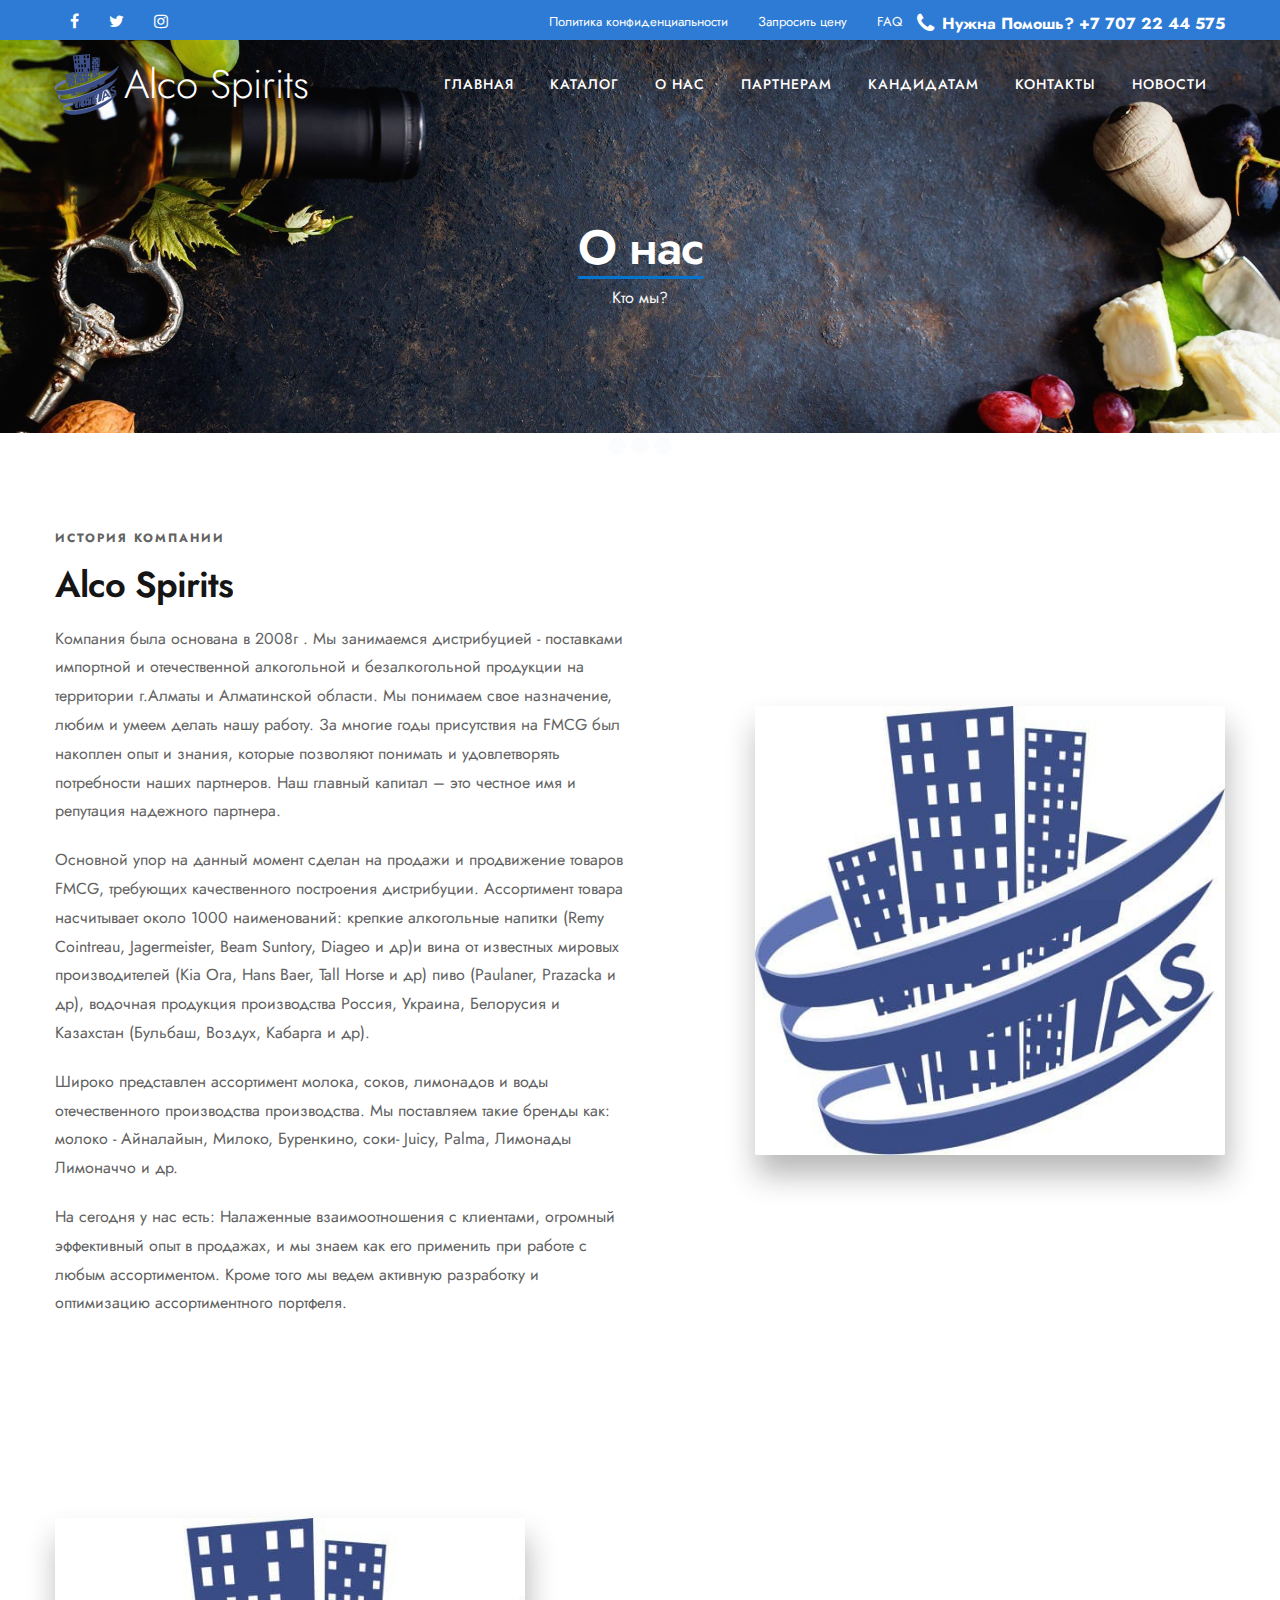
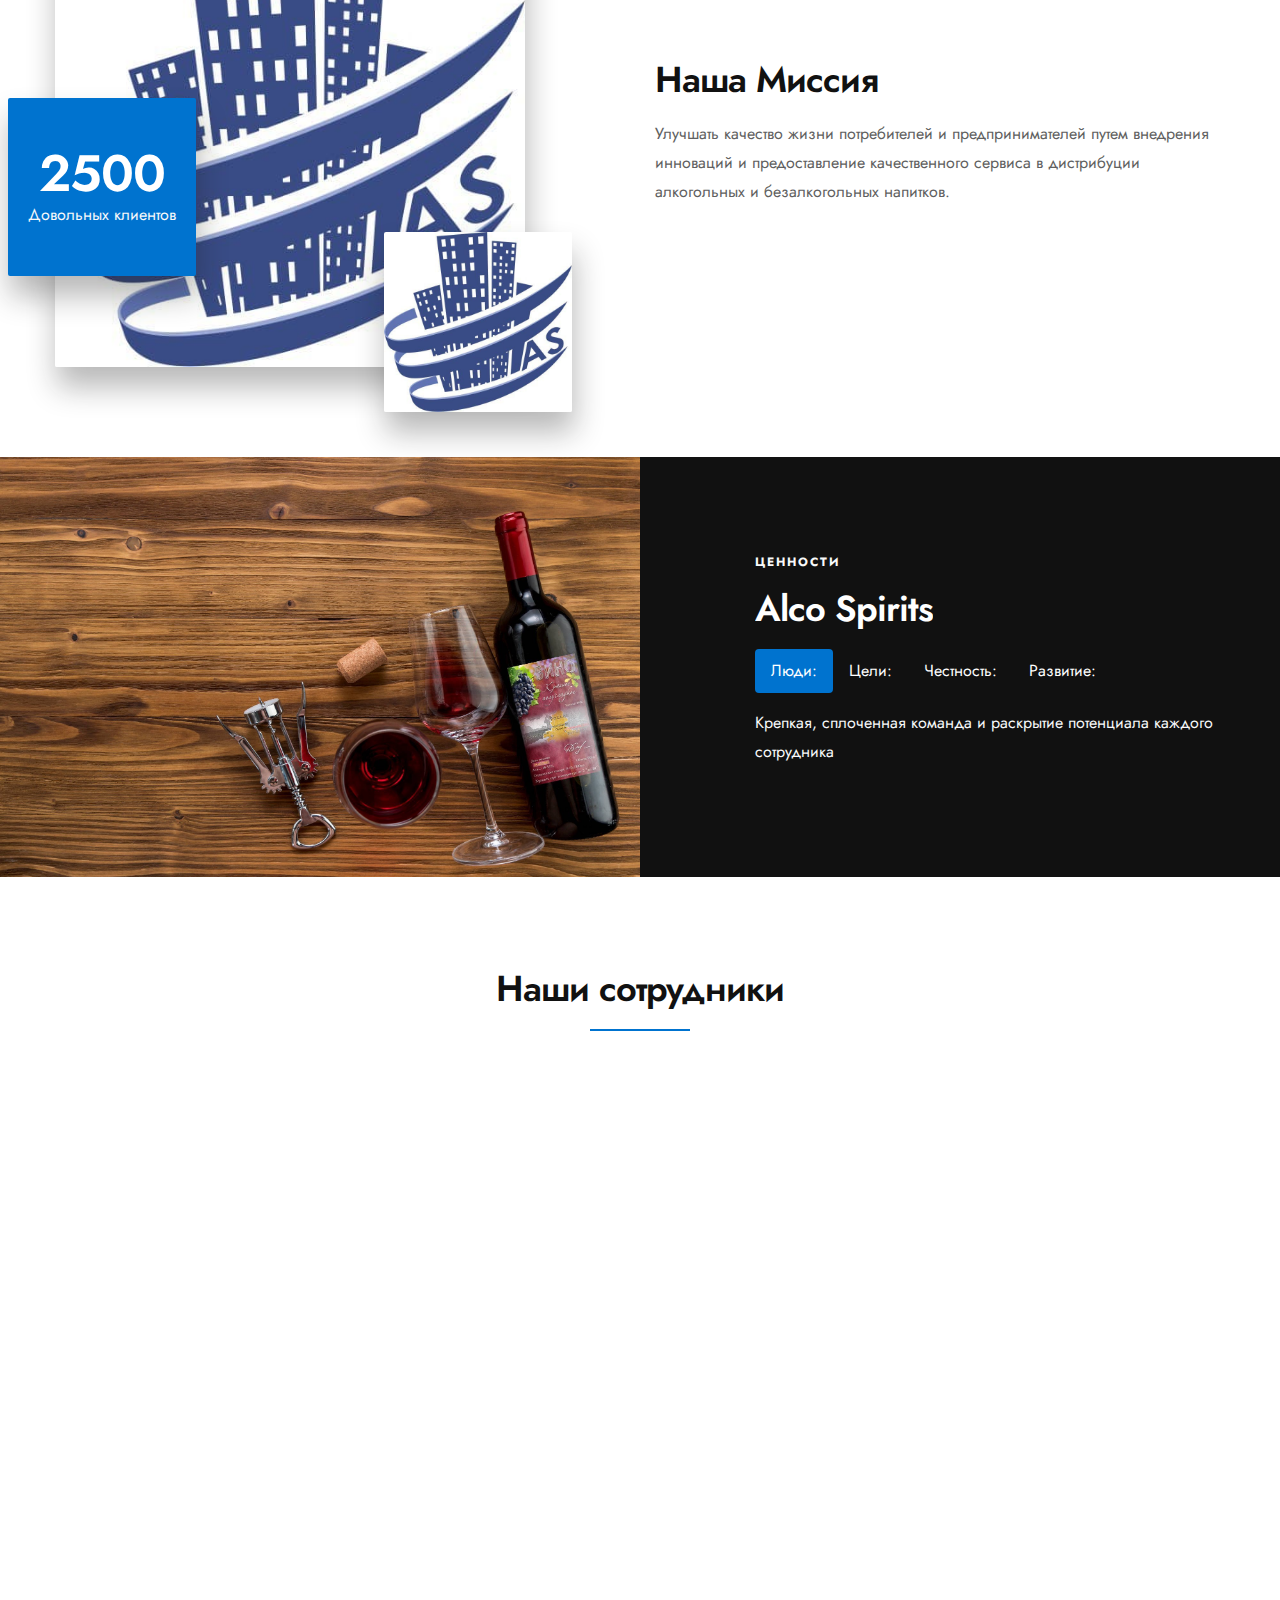
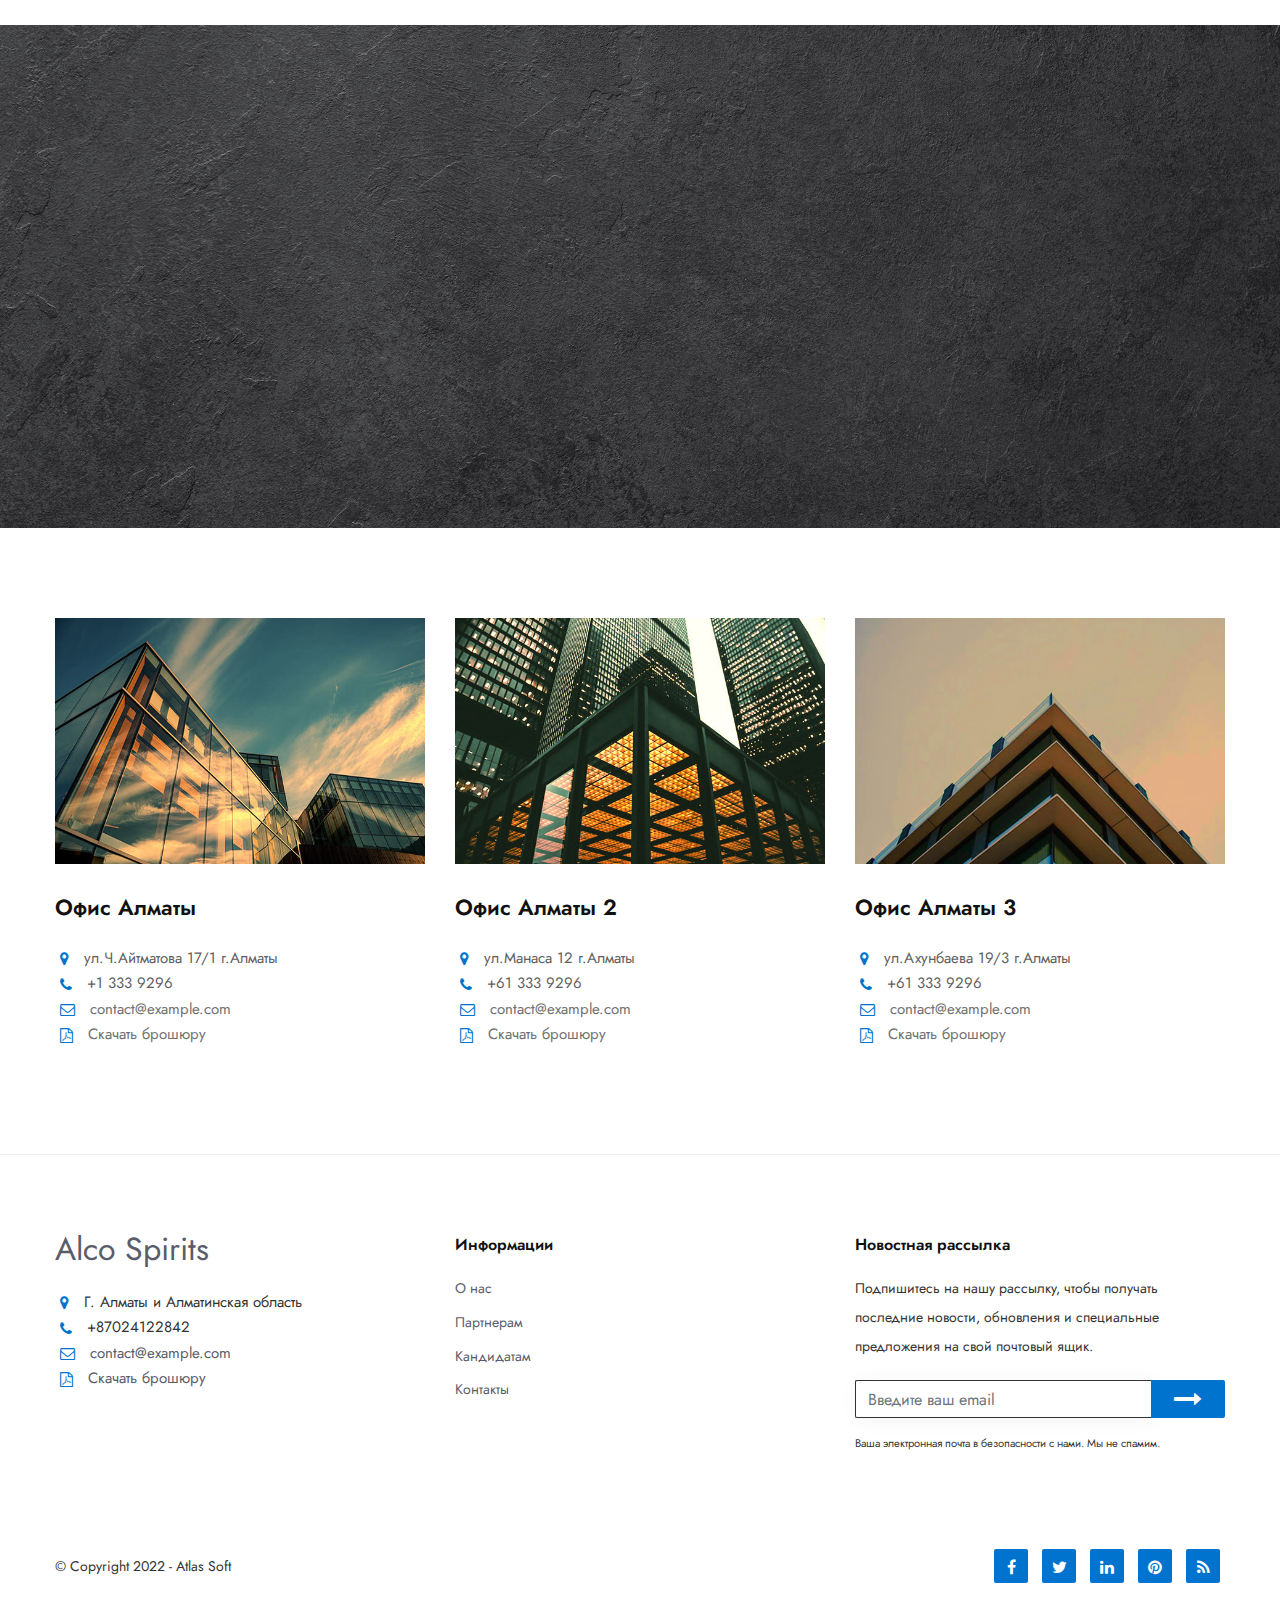
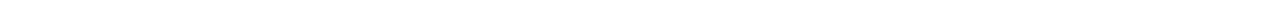
<file: about.html>
<!DOCTYPE html>
<html lang="zxx">
  <head>
    <meta charset="utf-8" />
    <title>О нас</title>
    <meta content="width=device-width, initial-scale=1.0" name="viewport" />
    <meta
      content="Justica - Lawyer and Attorney Website Template"
      name="description"
    />
    <meta content="" name="keywords" />
    <meta content="" name="author" />
    <!--[if lt IE 9]>
      <script src="js/html5shiv.js"></script>
    <![endif]-->
    <!-- CSS Files
    ================================================== -->
    <link
      id="bootstrap"
      href="css/bootstrap.min.css"
      rel="stylesheet"
      type="text/css"
    />
    <link
      id="bootstrap-grid"
      href="css/bootstrap-grid.min.css"
      rel="stylesheet"
      type="text/css"
    />
    <link
      id="bootstrap-reboot"
      href="css/bootstrap-reboot.min.css"
      rel="stylesheet"
      type="text/css"
    />
    <link href="css/animate.css" rel="stylesheet" type="text/css" />
    <link href="css/owl.carousel.css" rel="stylesheet" type="text/css" />
    <link href="css/owl.theme.css" rel="stylesheet" type="text/css" />
    <link href="css/owl.transitions.css" rel="stylesheet" type="text/css" />
    <link href="css/magnific-popup.css" rel="stylesheet" type="text/css" />
    <link href="css/jquery.countdown.css" rel="stylesheet" type="text/css" />
    <link href="css/style.css" rel="stylesheet" type="text/css" />
    <!-- color scheme -->
    <link
      id="colors"
      href="css/colors/scheme-01.css"
      rel="stylesheet"
      type="text/css"
    />
    <link href="css/coloring.css" rel="stylesheet" type="text/css" />
    <link rel="icon" sizes="16x16" href="./images/logo.png" />
  </head>

  <body>
    <div id="wrapper">
      <div id="topbar" class="topbar-noborder">
        <div class="container">
          <div class="topbar-left sm-hide">
            <span class="topbar-widget tb-social">
              <a href="#"><i class="fa fa-facebook"></i></a>
              <a href="#"><i class="fa fa-twitter"></i></a>
              <a href="#"><i class="fa fa-instagram"></i></a>
            </span>
          </div>
          <div class="topbar-right">
            <div class="topbar-right">
              <span class="topbar-widget"
                ><a href="#">Политика конфиденциальности</a></span
              >
              <span class="topbar-widget"><a href="#">Запросить цену</a></span>
              <span class="topbar-widget"><a href="#">FAQ</a></span>
            </div>
            <div class="de-flex-col">
              <div class="h-phone md-hide">
                <span>Нужна&nbsp;Помошь?</span><i class="fa fa-phone"></i> +7
                707 22 44 575
              </div>
              <span id="menu-btn"></span>
            </div>
          </div>
          <div class="clearfix"></div>
        </div>
      </div>
      <!-- header begin -->
      <header class="transparent scroll-light">
        <div class="container">
          <div class="row">
            <div class="col-md-12">
              <div class="de-flex sm-pt10">
                <div class="de-flex-col">
                  <!-- logo begin -->
                  <div id="logo">
                    <a class="logo" href="index.html">
                      <img alt="" class="logo" src="images/logo-2.png" />
                      Alco Spirits
                      <!-- <img alt="" class="logo-2" src="images/logo-1.jpg" style="width: 50px;"/> -->
                    </a>
                  </div>
                  <!-- logo close -->
                </div>
                <div class="de-flex-col header-col-mid">
                  <!-- mainmenu begin -->
                  <ul id="mainmenu">
                    <li><a href="index.html">Главная</a></li>
                    <li><a href="catalog.html">Каталог</a></li>
                    <li>
                      <a href="about.html">О нас</a>
                      <ul>
                        <li><a href="#history">История компании</a></li>
                        <li><a href="#mission">Миссия, ценности</a></li>
                        <li><a href="#employees">Наши сотрудники</a></li>
                        <li><a href="#section-text">История успеха</a></li>
                        <li>
                          <a href="#adress"
                            >Локации: склад, офис 1, офис 2</a
                          >
                        </li>
                      </ul>
                    </li>
                    <li>
                      <a href="practice-areas.html">Партнерам</a>
                      <ul>
                        <li><a href="practice-areas.html">Бренды</a></li>
                        <li>
                          <a href="conditions.html">Условия работы</a>
                        </li>
                        <li>
                          <a href="contact.html">Обратная связь</a>
                        </li>
                      </ul>
                    </li>
                    <li>
                      <a href="practice-areas.html">Кандидатам</a>
                      <ul>
                        <li><a href="practice-areas.html">Вакансии</a></li>
                        <li>
                          <a href="conditions.html">Условия работы</a>
                        </li>
                        <li>
                          <a href="practice-areas.html">Выслать резюме</a>
                        </li>
                      </ul>
                    </li>
                    <li>
                      <a href="contact.html">Контакты</a>
                      <ul>
                        <li><a href="contact.html">Адреса и телефоны</a></li>
                        <li><a href="contact.html">Обратная связь</a></li>
                      </ul>
                    </li>
                    <li>
                      <a href="news.html">Новости</a>
                      <ul>
                          <li><a href="news.html">Новости</a></li>
                        <li><a href="blog-single.html">Корпоративная жизнь</a></li>
                      </ul>
                  </li>    
                  </ul>
                  <!-- mainmenu close -->
                </div>
              </div>
            </div>
          </div>
        </div>
      </header>
      <!-- header close -->
      <!-- content begin -->
      <div class="no-bottom no-top" id="content">
        <div id="top"></div>
        <!-- section begin -->
        <section
          id="subheader"
          class="text-light"
          data-stellar-background-ratio=".2"
          data-bgimage="url(images/bg-5.jpg) top"
        >
          <div class="center-y relative text-center">
            <div class="container">
              <div class="row">
                <div class="col text-center">
                  <div class="spacer-single"></div>
                  <h1>О нас</h1>
                  <p>Кто мы?</p>
                </div>
                <div class="clearfix"></div>
              </div>
            </div>
          </div>
        </section>
        <!-- section close -->
        <section id="history" aria-label="section" data-bgcolor="#ffffff">
          <div class="container">
            <div class="row align-items-center">
              <div class="col-xl-6 col-md-12">
                <span class="p-title">История компании</span><br />
                <h2>Alco Spirits</h2>
                <p>
                  Компания была основана в 2008г . Мы занимаемся дистрибуцией -
                  поставками импортной и отечественной алкогольной и
                  безалкогольной продукции на территории г.Алматы и Алматинской
                  области. Мы понимаем свое назначение, любим и умеем делать
                  нашу работу. За многие годы присутствия на FMCG был накоплен
                  опыт и знания, которые позволяют понимать и удовлетворять
                  потребности наших партнеров. Наш главный капитал – это честное
                  имя и репутация надежного партнера.
                </p>
                <p>
                  Основной упор на данный момент сделан на продажи и продвижение
                  товаров FMCG, требующих качественного построения дистрибуции.
                  Ассортимент товара насчитывает около 1000 наименований:
                  крепкие алкогольные напитки (Remy Cointreau, Jagermeister,
                  Beam Suntory, Diageo и др)и вина от известных мировых
                  производителей (Kia Ora, Hans Baer, Tall Horse и др) пиво
                  (Paulaner, Prazacka и др), водочная продукция производства
                  Россия, Украина, Белорусия и Казахстан (Бульбаш, Воздух,
                  Кабарга и др).
                </p>

                <p>
                  Широко представлен ассортимент молока, соков, лимонадов и воды
                  отечественного производства производства. Мы поставляем такие
                  бренды как: молоко - Айналайын, Милоко, Буренкино, соки-
                  Juicy, Palma, Лимонады Лимоначчо и др.
                </p>

                <p>
                  На сегодня у нас есть: Налаженные взаимоотношения с клиентами,
                  огромный эффективный опыт в продажах, и мы знаем как его
                  применить при работе с любым ассортиментом. Кроме того мы
                  ведем активную разработку и оптимизацию ассортиментного
                  портфеля.
                </p>
              </div>
              <div class="col-xl-5 offset-md-1 md-hide">
                <div class="de-images">
                  <img
                    class="di-big img-fluid"
                    src="images/logo-1.jpg"
                    alt=""
                  />
                </div>
              </div>
            </div>
          </div>
        </section>
        <section id="mission" aria-label="section" data-bgcolor="#ffffff">
          <div class="container">
            <div class="row align-items-center">
              <div class="col-xl-5 md-hide">
                <div class="de-images">
                  <div class="di-text text-light bg-color">
                    <h1>2500</h1>
                    <span>Довольных клиентов</span>
                  </div>
                  <img class="di-small-2" src="images/logo-1.jpg" alt="" />
                  <img class="di-big img-fluid" src="images/logo-1.jpg" alt="" />
                </div>
              </div>
              <div class="col-xl-6 col-md-12 offset-md-1">
                <h2>Наша Миссия</h2>
                <p>
                  Улучшать качество жизни потребителей и предпринимателей путем
                  внедрения инноваций и предоставление качественного сервиса в
                  дистрибуции алкогольных и безалкогольных напитков.
                </p>
              </div>
            </div>
          </div>
        </section>
        <section id="mission" data-bgcolor="#111111" class="text-light">
          <div class="container">
            <div class="row align-items-center">
              <div class="col-lg-5 col-md-6 offset-lg-7 offset-md-7">
                <span class="p-title">Ценности</span><br />
                <h2>Alco Spirits<br /></h2>
                <ul class="nav nav-pills mb-3" id="pills-tab" role="tablist">
                  <li class="nav-item">
                    <a
                      class="nav-link active"
                      id="pills-home-tab"
                      data-toggle="pill"
                      href="#pills-home"
                      role="tab"
                      aria-controls="pills-home"
                      aria-selected="true"
                      >Люди:</a
                    >
                  </li>
                  <li class="nav-item">
                    <a
                      class="nav-link"
                      id="pills-profile-tab"
                      data-toggle="pill"
                      href="#pills-profile"
                      role="tab"
                      aria-controls="pills-profile"
                      aria-selected="false"
                      >Цели:</a
                    >
                  </li>
                  <li class="nav-item">
                    <a
                      class="nav-link"
                      id="pills-contact-tab"
                      data-toggle="pill"
                      href="#pills-contact"
                      role="tab"
                      aria-controls="pills-contact"
                      aria-selected="false"
                      >Честность:</a
                    >
                  </li>
                  <li class="nav-item">
                    <a
                      class="nav-link"
                      id="pills-contact-tab"
                      data-toggle="pill"
                      href="#pills-contact"
                      role="tab"
                      aria-controls="pills-contact"
                      aria-selected="false"
                      >Развитие:
                    </a>
                  </li>
                </ul>
                <div class="tab-content" id="pills-tabContent">
                  <div
                    class="tab-pane fade show active"
                    id="pills-home"
                    role="tabpanel"
                    aria-labelledby="pills-home-tab"
                  >
                    <p>
                      Крепкая, сплоченная команда и раскрытие потенциала каждого
                      сотрудника
                    </p>
                  </div>
                  <div
                    class="tab-pane fade"
                    id="pills-profile"
                    role="tabpanel"
                    aria-labelledby="pills-profile-tab"
                  >
                    <p>
                      Ориентация на результат, стремление к лидерству в отрасли
                    </p>
                  </div>
                  <div
                    class="tab-pane fade"
                    id="pills-contact"
                    role="tabpanel"
                    aria-labelledby="pills-contact-tab"
                  >
                    <p>
                      создание доверительных, честных, открытых и партнерских
                      отношений с внутренними и внешними клиентами
                    </p>
                  </div>
                  <div
                    class="tab-pane fade"
                    id="pills-contact"
                    role="tabpanel"
                    aria-labelledby="pills-contact-tab" >
                    <p>
                      внедрение инноваций, развитие персонала и повышение
                      качества сервиса
                    </p>
                  </div>
                </div>
              </div>
            </div>
          </div>
          <div
            class="image-container col-md-6 pull-right"
            data-bgimage="url(images/bg-1.jpg) center"
          ></div>
        </section>
        <section id="employees" aria-label="section">
          <div class="container">
            <div class="row">
              <div class="col-md-12 text-center">
                <h2>Наши сотрудники</h2>
                <div class="small-border"></div>
              </div>
              <div
                class="col-lg-4 col-md-6 col-sm-6 mb30 wow fadeInRight"
                data-wow-delay=".2s"
              >
                <div class="f-profile text-center">
                  <div class="fp-wrap f-invert">
                    <div class="fpw-overlay">
                      <div class="fpwo-wrap">
                        <div class="fpwow-icons">
                          <a href="#"><i class="fa fa-facebook fa-lg"></i></a>
                          <a href="#"><i class="fa fa-twitter fa-lg"></i></a>
                          <a href="#"><i class="fa fa-linkedin fa-lg"></i></a>
                        </div>
                      </div>
                    </div>
                    <div class="fpw-overlay-btm"></div>
                    <img
                      src="images/team/1.jpg"
                      class="fp-image img-fluid"
                      alt=""
                    />
                  </div>
                  <h4>ФИО</h4>
                  Должность
                </div>
              </div>
              <div
                class="col-lg-4 col-md-6 col-sm-6 mb30 wow fadeInRight"
                data-wow-delay=".4s"
              >
                <div class="f-profile text-center">
                  <div class="fp-wrap f-invert">
                    <div class="fpw-overlay">
                      <div class="fpwo-wrap">
                        <div class="fpwow-icons">
                          <a href="#"><i class="fa fa-facebook fa-lg"></i></a>
                          <a href="#"><i class="fa fa-twitter fa-lg"></i></a>
                          <a href="#"><i class="fa fa-linkedin fa-lg"></i></a>
                        </div>
                      </div>
                    </div>
                    <div class="fpw-overlay-btm"></div>
                    <img
                      src="images/team/2.jpg"
                      class="fp-image img-fluid"
                      alt=""
                    />
                  </div>
                  <h4>ФИО</h4>
                  Должность
                </div>
              </div>
              <div
                class="col-lg-4 col-md-6 col-sm-6 mb30 wow fadeInRight"
                data-wow-delay=".6s"
              >
                <div class="f-profile text-center">
                  <div class="fp-wrap f-invert">
                    <div class="fpw-overlay">
                      <div class="fpwo-wrap">
                        <div class="fpwow-icons">
                          <a href="#"><i class="fa fa-facebook fa-lg"></i></a>
                          <a href="#"><i class="fa fa-twitter fa-lg"></i></a>
                          <a href="#"><i class="fa fa-linkedin fa-lg"></i></a>
                        </div>
                      </div>
                    </div>
                    <div class="fpw-overlay-btm"></div>
                    <img
                      src="images/team/3.jpg"
                      class="fp-image img-fluid"
                      alt=""
                    />
                  </div>
                  <h4>ФИО</h4>
                  Должность
                </div>
              </div>
            </div>
          </div>
        </section>
        <section data-bgimage="url(images/bg-section.jpg) center" class="text-light" data-stellar-background-ratio=".2">
          <div class="container">
            <div class="row align-items-center">
              <div
                class="col-lg-4 col-md-12 wow fadeInRight"
                data-wow-delay=".2s"
              >
                <div class="de_count ultra-big s2 text-center">
                  <h3 class="timer" data-to="25" data-speed="1000">22</h3>
                  <span class="id-color">ГОДЫ ОПЫТА</span>
                </div>
              </div>
              <div
                class="col-lg-4 p-lg-5 mb-sm-30 wow fadeInRight"
                data-wow-delay=".4s"
              >
                <span class="p-title">История успеха</span><br />
                <h2>Дистрибьюторское подразделение холдинга Raimbek Group</h2>
              </div>
              <div class="col-lg-4 wow fadeInRight" data-wow-delay=".6s">
                <p>
                  Компания была основана в 2008г на базе отделов продаж ТОО
                  Raimbek Bottlers, ТОО Raimbek Agro и ТОО Raimbek Alco и в
                  настоящее время ведет свою оперативную деятельность на
                  территории г.Алматы и Алматинской области.
                </p>
              </div>
            </div>
          </div>
        </section>
        <section id="adress" aria-label="section">
            <div class="container">
                <div class="row">
                    <div class="col-md-4">
                        <img src="images/misc/p1.jpg" alt="" class="img-fluid mb30">
                        <h3>Офис Алматы</h3>
                        <address class="s1">
                            <span><i class="id-color fa fa-map-marker fa-lg"></i>ул.Ч.Айтматова 17/1 г.Алматы</span>
                            <span><i class="id-color fa fa-phone fa-lg"></i>+1 333 9296</span>
                            <span><i class="id-color fa fa-envelope-o fa-lg"></i><a href="mailto:contact@example.com">contact@example.com</a></span>
                            <span><i class="id-color fa fa-file-pdf-o fa-lg"></i><a href="#">Скачать брошюру</a></span>
                        </address>
                    </div>
                    <div class="col-md-4">
                        <img src="images/misc/p2.jpg" alt="" class="img-fluid mb30">
                        <h3>Офис Алматы 2</h3>
                        <address class="s1">
                            <span><i class="id-color fa fa-map-marker fa-lg"></i>ул.Манаса 12 г.Алматы</span>
                            <span><i class="id-color fa fa-phone fa-lg"></i>+61 333 9296</span>
                            <span><i class="id-color fa fa-envelope-o fa-lg"></i><a href="mailto:contact@example.com">contact@example.com</a></span>
                            <span><i class="id-color fa fa-file-pdf-o fa-lg"></i><a href="#">Скачать брошюру</a></span>
                        </address>
                    </div>
                    <div class="col-md-4">
                        <img src="images/misc/p3.jpg" alt="" class="img-fluid mb30">
                        <h3>Офис Алматы 3</h3>
                        <address class="s1">
                            <span><i class="id-color fa fa-map-marker fa-lg"></i>ул.Ахунбаева 19/3 г.Алматы</span>
                            <span><i class="id-color fa fa-phone fa-lg"></i>+61 333 9296</span>
                            <span><i class="id-color fa fa-envelope-o fa-lg"></i><a href="mailto:contact@example.com">contact@example.com</a></span>
                            <span><i class="id-color fa fa-file-pdf-o fa-lg"></i><a href="#">Скачать брошюру</a></span>
                        </address>
                    </div>
                </div>
            </div>
        </section>
      </div>
      <!-- content close -->
      <a href="#" id="back-to-top"></a>
      <!-- footer begin -->
      <footer class="footer-light">
        <div class="container">
          <div class="row">
            <div class="col-lg-4">
              <div class="widget">
                <!-- logo begin -->
                <a class="footer__logo" href="index.html"> Alco Spirits </a>
                <!-- logo close -->
                <address class="s1">
                  <span
                    ><i class="id-color fa fa-map-marker fa-lg"></i>Г. Алматы и
                    Алматинская область</span
                  >
                  <span
                    ><i class="id-color fa fa-phone fa-lg"></i
                    >+87024122842</span
                  >
                  <span
                    ><i class="id-color fa fa-envelope-o fa-lg"></i
                    ><a href="mailto:contact@example.com"
                      >contact@example.com</a
                    ></span
                  >
                  <span
                    ><i class="id-color fa fa-file-pdf-o fa-lg"></i
                    ><a href="#">Скачать брошюру</a></span
                  >
                </address>
              </div>
            </div>
            <div class="col-md-4">
              <h5 class="id-color mb20">Информации</h5>
              <ul class="ul-style-2">
                <ul class="p-none">
                  <li><a href="about.html">О нас</a></li>
                  <li><a href="practice-areas.html">Партнерам</a></li>
                  <li><a href="practice-areas.html">Кандидатам</a></li>
                  <li><a href="contact.html">Контакты</a></li>
                </ul>
              </ul>
            </div>
            <div class="col-lg-4">
              <div class="widget">
                <h5 class="id-color">Новостная рассылка</h5>
                <p>
                  Подпишитесь на нашу рассылку, чтобы получать последние
                  новости, обновления и специальные предложения на свой почтовый
                  ящик.
                </p>
                <form
                  action="blank.php"
                  class="row"
                  id="form_subscribe"
                  method="post"
                  name="form_subscribe"
                >
                  <div class="col text-center">
                    <input
                      class="form-control"
                      id="name_1"
                      name="name_1"
                      placeholder="Введите ваш email"
                      type="text"
                    />
                    <a href="#" id="btn-submit"
                      ><i class="fa fa-long-arrow-right"></i
                    ></a>
                    <div class="clearfix"></div>
                  </div>
                </form>
                <div class="spacer-10"></div>
                <small
                  >Ваша электронная почта в безопасности с нами. Мы не
                  спамим.</small
                >
              </div>
            </div>
          </div>
        </div>
        <div class="subfooter">
          <div class="container">
            <div class="row">
              <div class="col-md-12">
                <div class="de-flex">
                  <div class="de-flex-col">
                    &copy; Copyright 2022 - Atlas Soft
                  </div>
                  <div class="de-flex-col">
                    <div class="social-icons">
                      <a href="#"><i class="fa fa-facebook fa-lg"></i></a>
                      <a href="#"><i class="fa fa-twitter fa-lg"></i></a>
                      <a href="#"><i class="fa fa-linkedin fa-lg"></i></a>
                      <a href="#"><i class="fa fa-pinterest fa-lg"></i></a>
                      <a href="#"><i class="fa fa-rss fa-lg"></i></a>
                    </div>
                  </div>
                </div>
              </div>
            </div>
          </div>
        </div>
      </footer>
      <!-- footer close -->
      <div id="preloader">
        <div class="spinner">
          <div class="bounce1"></div>
          <div class="bounce2"></div>
          <div class="bounce3"></div>
        </div>
      </div>
    </div>
    <!-- Javascript Files
    ================================================== -->
    <script src="js/jquery.min.js"></script>
    <script src="js/bootstrap.min.js"></script>
    <script src="js/wow.min.js"></script>
    <script src="js/jquery.isotope.min.js"></script>
    <script src="js/easing.js"></script>
    <script src="js/owl.carousel.js"></script>
    <script src="js/validation.js"></script>
    <script src="js/jquery.magnific-popup.min.js"></script>
    <script src="js/enquire.min.js"></script>
    <script src="js/jquery.stellar.min.js"></script>
    <script src="js/jquery.plugin.js"></script>
    <script src="js/typed.js"></script>
    <script src="js/jquery.countTo.js"></script>
    <script src="js/jquery.countdown.js"></script>
    <script src="js/designesia.js"></script>
  </body>
</html>
</file>
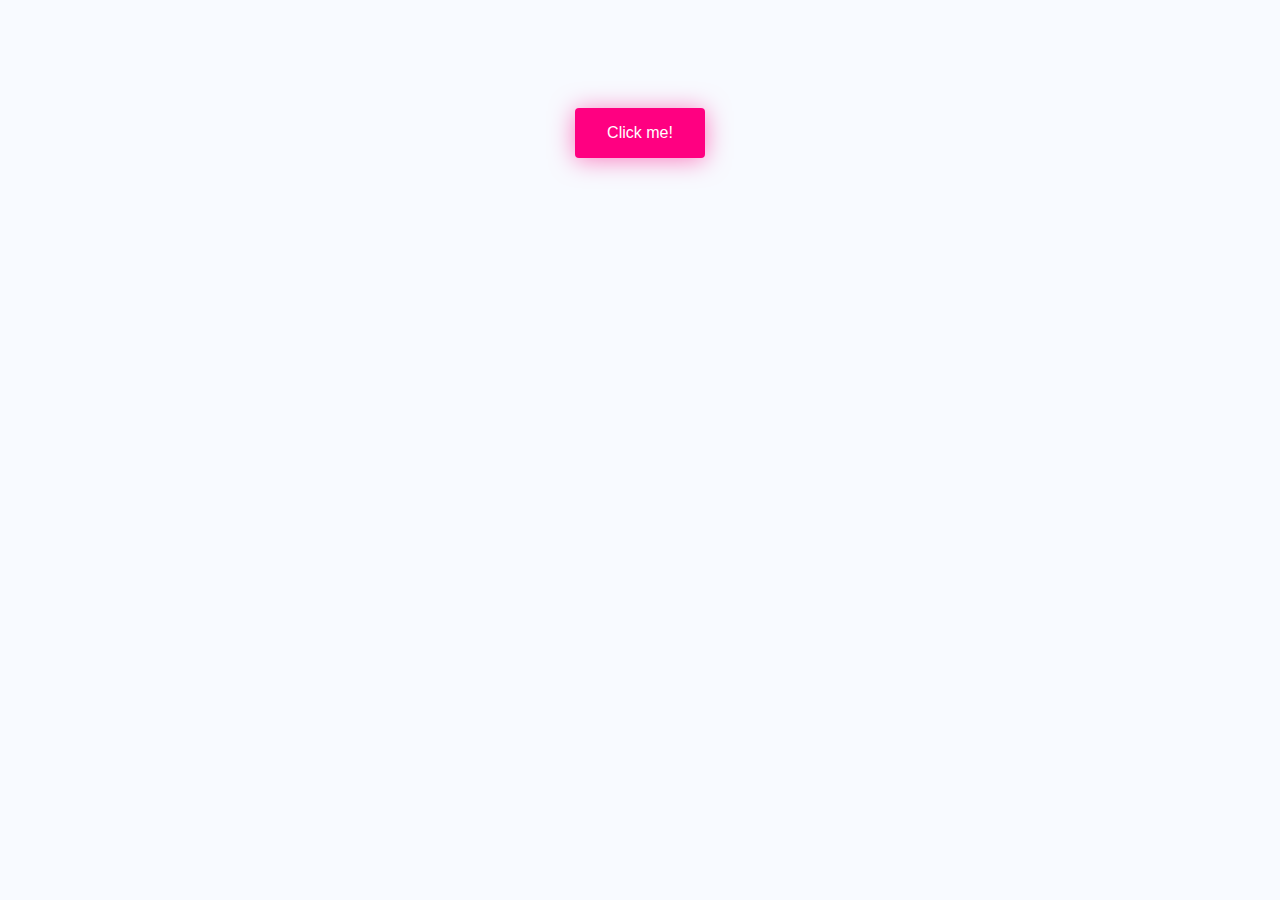
<file: animate.html>
<!DOCTYPE html>
<html lang="en">
<head>
    <meta charset="UTF-8">
    <meta http-equiv="X-UA-Compatible" content="IE=edge">
    <meta name="viewport" content="width=device-width, initial-scale=1.0">
    <title>Document</title>
</head>
<body>
    <button class="bubbly-button">Click me!</button>

    <style>

body {
    font-size: 16px;
    font-family: "Helvetica", "Arial", sans-serif;
    text-align: center;
    background-color: #f8faff;
}

        .bubbly-button {
    font-family: "Helvetica", "Arial", sans-serif;
    display: inline-block;
    font-size: 1em;
    padding: 1em 2em;
    margin-top: 100px;
    margin-bottom: 60px;
    -webkit-appearance: none;
    appearance: none;
    background-color: #ff0081;
    color: #fff;
    border-radius: 4px;
    border: none;
    cursor: pointer;
    position: relative;
    transition: transform ease-in 0.1s, box-shadow ease-in 0.25s;
    box-shadow: 0 2px 25px rgb(255 0 130 / 50%);
}

.bubbly-button:focus {
    outline: 0;
}
  

  .bubbly-button:before, .bubbly-button:after {
    position: absolute;
    content: "";
    display: block;
    width: 140%;
    height: 100%;
    left: -20%;
    z-index: -1000;
    transition: all ease-in-out 0.5s;
    background-repeat: no-repeat;
}
  
  .bubbly-button:before {
    display: none;
    top: -75%;
    background-image: radial-gradient(circle, #ff0081 20%, transparent 20%), radial-gradient(circle, transparent 20%, #ff0081 20%, transparent 30%), radial-gradient(circle, #ff0081 20%, transparent 20%), radial-gradient(circle, #ff0081 20%, transparent 20%), radial-gradient(circle, transparent 10%, #ff0081 15%, transparent 20%), radial-gradient(circle, #ff0081 20%, transparent 20%), radial-gradient(circle, #ff0081 20%, transparent 20%), radial-gradient(circle, #ff0081 20%, transparent 20%), radial-gradient(circle, #ff0081 20%, transparent 20%);
    background-size: 10% 10%, 20% 20%, 15% 15%, 20% 20%, 18% 18%, 10% 10%, 15% 15%, 10% 10%, 18% 18%;
}
  
.bubbly-button:after {
    display: none;
    bottom: -75%;
    background-image: radial-gradient(circle, #ff0081 20%, transparent 20%), radial-gradient(circle, #ff0081 20%, transparent 20%), radial-gradient(circle, transparent 10%, #ff0081 15%, transparent 20%), radial-gradient(circle, #ff0081 20%, transparent 20%), radial-gradient(circle, #ff0081 20%, transparent 20%), radial-gradient(circle, #ff0081 20%, transparent 20%), radial-gradient(circle, #ff0081 20%, transparent 20%);
    background-size: 15% 15%, 20% 20%, 18% 18%, 20% 20%, 15% 15%, 10% 10%, 20% 20%;
}

  .bubbly-button:active{
    transform: scale(0.9);
    background-color: darken(var(--button-bg), 5%);
    box-shadow: 0 2px 25px rgba(255, 0, 130, 0.2);
  }
  
  .bubbly-button.animate{
	display: block;
	animation: topBubbles ease-in-out 0.75s forwards;
	display: block;
	animation: bottomBubbles ease-in-out 0.75s forwards;
  }

 .btn-custom:before{
   display: block;
   animation: topBubbles ease-in-out 0.75s forwards;
 }
 .btn-custom:after{
   display: block;
   animation: bottomBubbles ease-in-out 0.75s forwards;
 }

 @keyframes topBubbles {
  0%{
    background-position: 5% 90%, 10% 90%, 10% 90%, 15% 90%, 25% 90%, 25% 90%, 40% 90%, 55% 90%, 70% 90%;
  }
    50% {
      background-position: 0% 80%, 0% 20%, 10% 40%, 20% 0%, 30% 30%, 22% 50%, 50% 50%, 65% 20%, 90% 30%;}
 100% {
    background-position: 0% 70%, 0% 10%, 10% 30%, 20% -10%, 30% 20%, 22% 40%, 50% 40%, 65% 10%, 90% 20%;
  background-size: 0% 0%, 0% 0%,  0% 0%,  0% 0%,  0% 0%,  0% 0%;
  }
 }

 @keyframes bottomBubbles {
  0%{
    background-position: 10% -10%, 30% 10%, 55% -10%, 70% -10%, 85% -10%, 70% -10%, 70% 0%;
  }
  50% {
    background-position: 0% 80%, 20% 80%, 45% 60%, 60% 100%, 75% 70%, 95% 60%, 105% 0%;}
 100% {
    background-position: 0% 90%, 20% 90%, 45% 70%, 60% 110%, 75% 80%, 95% 70%, 110% 10%;
  background-size: 0% 0%, 0% 0%,  0% 0%,  0% 0%,  0% 0%,  0% 0%;
  }
 }
    </style>

    <script>
        var animateButton = function(e) {

e.preventDefault;
//reset animation
e.target.classList.remove('animate');

e.target.classList.add('animate');
setTimeout(function(){
  e.target.classList.remove('animate');
},700);
};

var bubblyButtons = document.getElementsByClassName("bubbly-button");

for (var i = 0; i < bubblyButtons.length; i++) {
bubblyButtons[i].addEventListener('click', animateButton, false);
}
    </script>
</body>
</html>
</file>
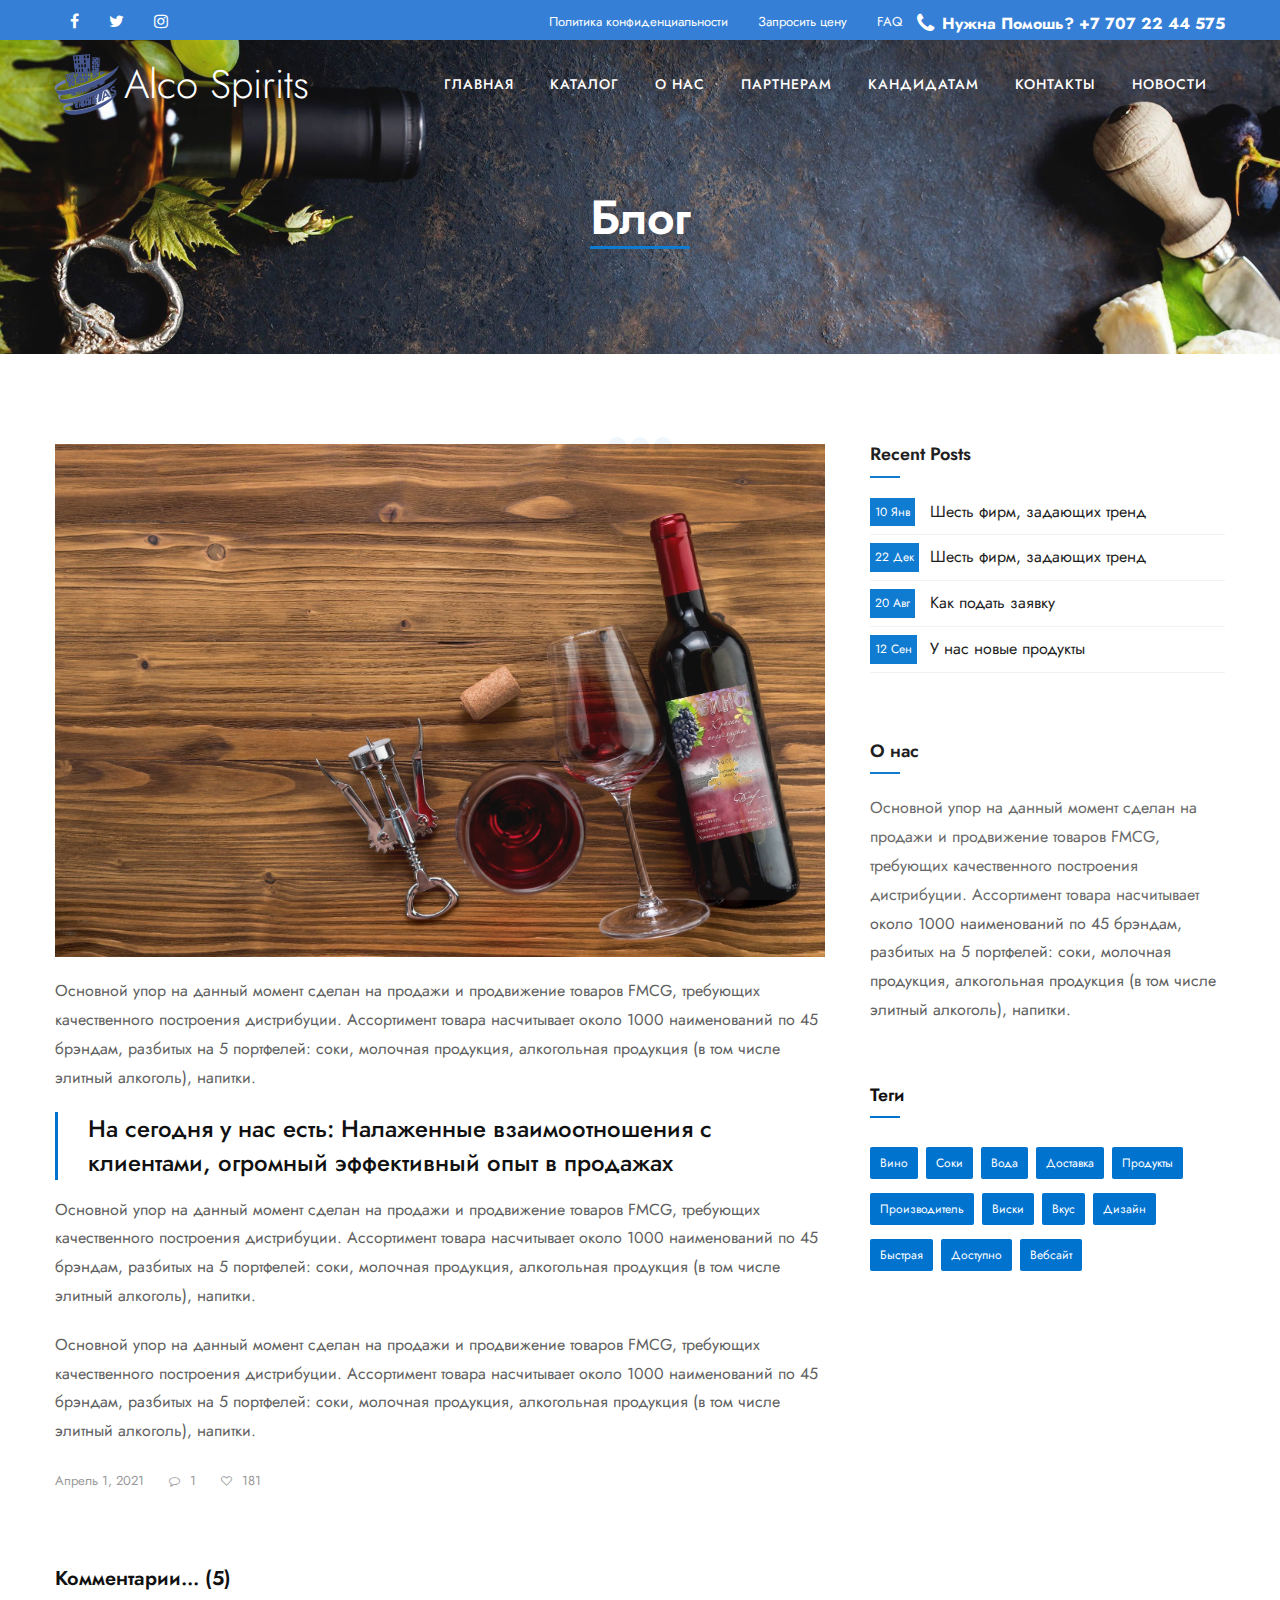
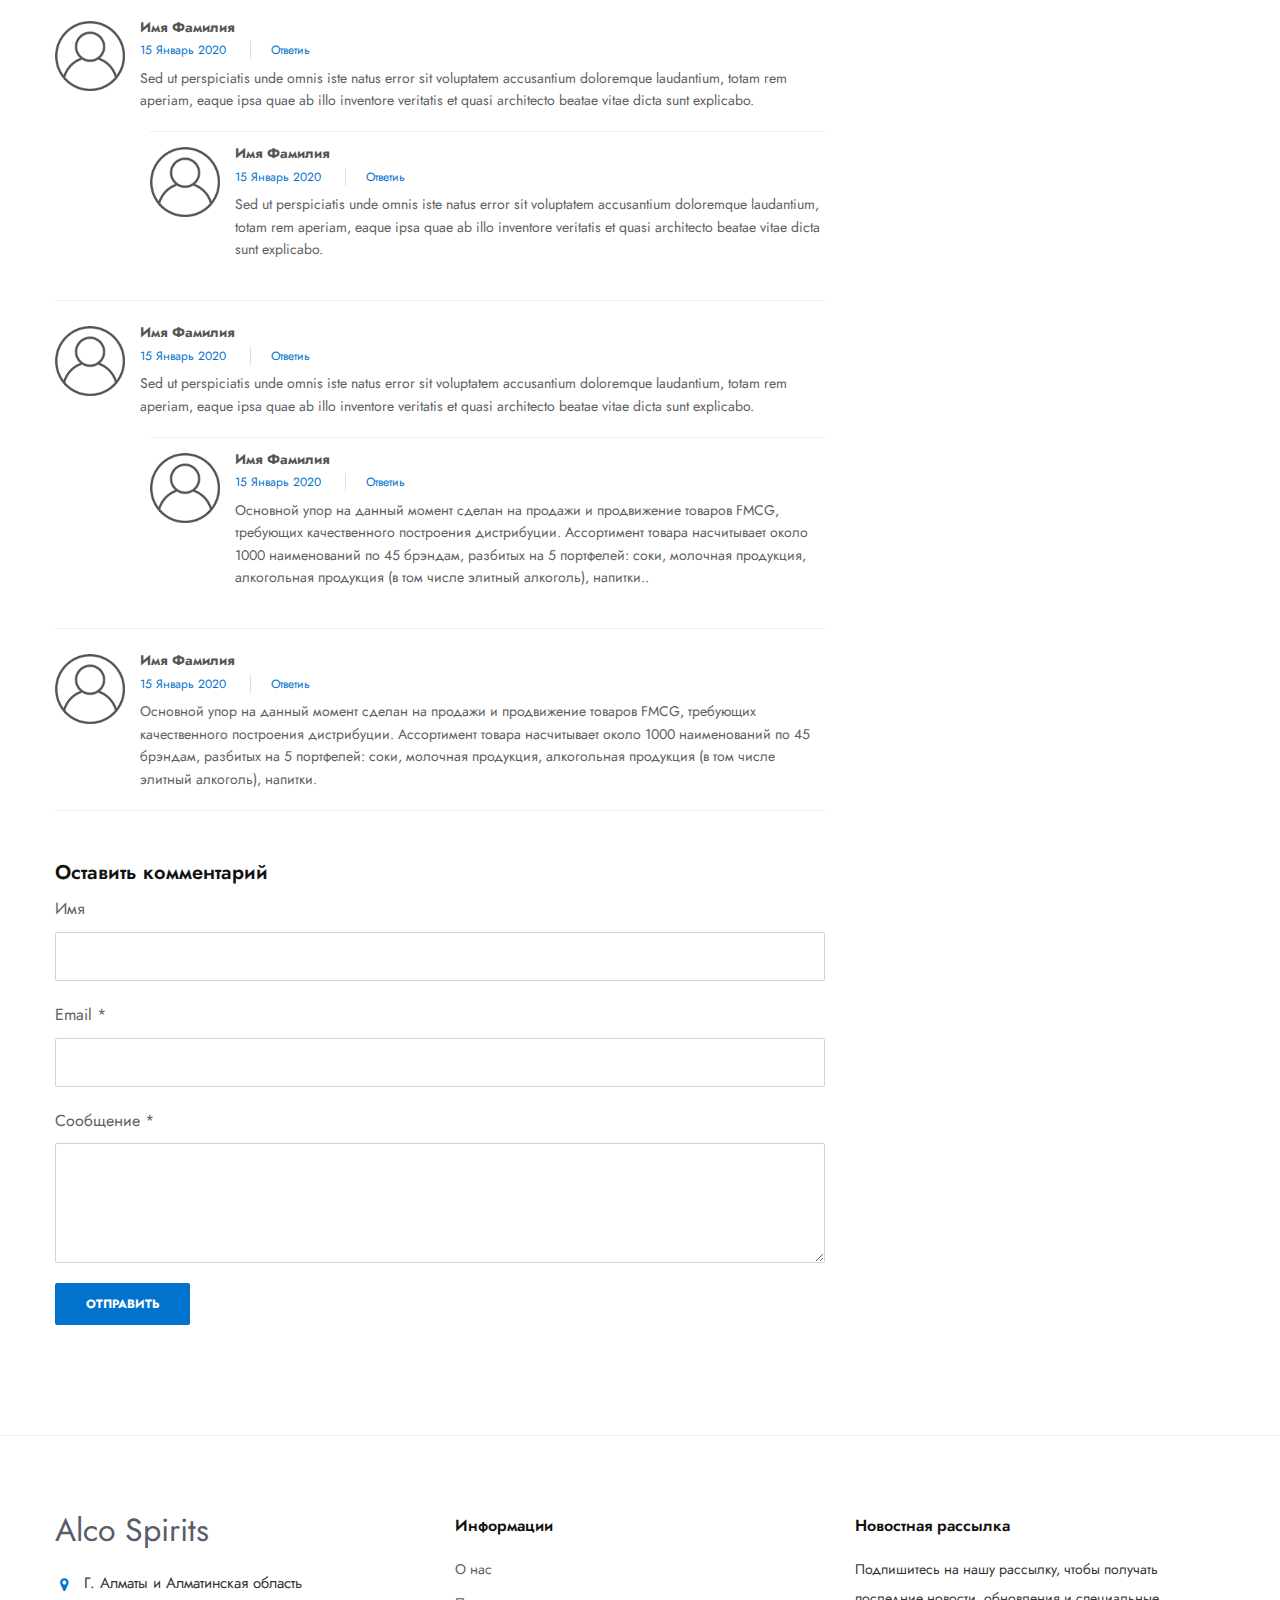
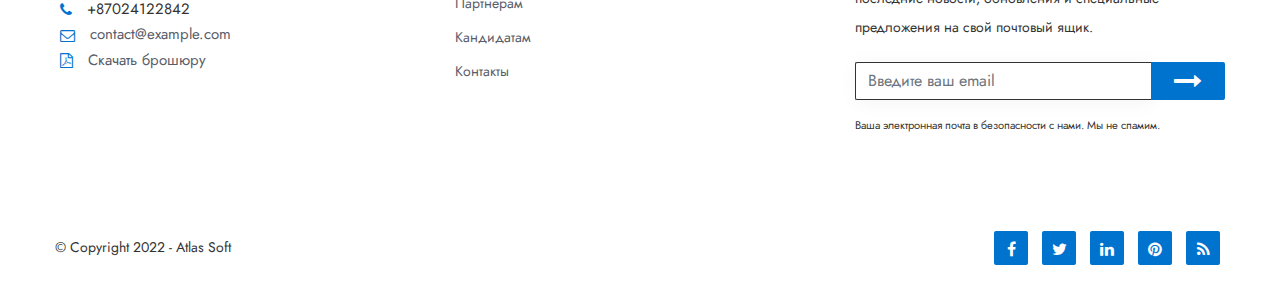
<file: blog-single.html>
<!DOCTYPE html>
<html lang="zxx">

<head>
    <meta charset="utf-8">
    <title>Блог</title>
    <meta content="width=device-width, initial-scale=1.0" name="viewport">
    <meta content="Justica - Lawyer and Attorney Website Template" name="description">
    <meta content="" name="keywords">
    <meta content="" name="author">
    <!--[if lt IE 9]>
    <script src="js/html5shiv.js"></script>
    <![endif]-->
    <!-- CSS Files
    ================================================== -->
    <link id="bootstrap" href="css/bootstrap.min.css" rel="stylesheet" type="text/css" />
    <link id="bootstrap-grid" href="css/bootstrap-grid.min.css" rel="stylesheet" type="text/css" />
    <link id="bootstrap-reboot" href="css/bootstrap-reboot.min.css" rel="stylesheet" type="text/css" />
    <link href="css/animate.css" rel="stylesheet" type="text/css">
    <link href="css/owl.carousel.css" rel="stylesheet" type="text/css">
    <link href="css/owl.theme.css" rel="stylesheet" type="text/css">
    <link href="css/owl.transitions.css" rel="stylesheet" type="text/css">
    <link href="css/magnific-popup.css" rel="stylesheet" type="text/css">
    <link href="css/jquery.countdown.css" rel="stylesheet" type="text/css">
    <link href="css/style.css" rel="stylesheet" type="text/css">
    <!-- color scheme -->
    <link id="colors" href="css/colors/scheme-01.css" rel="stylesheet" type="text/css">
    <link href="css/coloring.css" rel="stylesheet" type="text/css">
    <link rel="icon" sizes="16x16" href="./images/logo.png">
</head>

<body>
    <div id="wrapper">
        <div id="topbar" class="topbar-noborder">
            <div class="container">
                <div class="topbar-left sm-hide">
                    <span class="topbar-widget tb-social">
                        <a href="#"><i class="fa fa-facebook"></i></a>
                        <a href="#"><i class="fa fa-twitter"></i></a>
                        <a href="#"><i class="fa fa-instagram"></i></a>
                    </span>
                </div>
                <div class="topbar-right">
                    <div class="topbar-right">
                        <span class="topbar-widget"><a href="#">Политика конфиденциальности</a></span>
                        <span class="topbar-widget"><a href="#">Запросить цену</a></span>
                        <span class="topbar-widget"><a href="#">FAQ</a></span>
                    </div>
                    <div class="de-flex-col">
                        <div class="h-phone md-hide"><span>Нужна&nbsp;Помошь?</span><i class="fa fa-phone"></i> +7 707
                            22 44 575</div>
                        <span id="menu-btn"></span>
                    </div>
                </div>
                <div class="clearfix"></div>
            </div>
        </div>
        <!-- header begin -->
        <header class="transparent scroll-light">
            <div class="container">
                <div class="row">
                    <div class="col-md-12">
                        <div class="de-flex sm-pt10">
                            <div class="de-flex-col">
                                <!-- logo begin -->
                                <div id="logo">
                                    <a class="logo" href="index.html">                          
                                        <img alt="" class="logo" src="images/logo-2.png"/>
                                        Alco Spirits
                                        <!-- <img alt="" class="logo-2" src="images/logo-1.jpg" style="width: 50px;"/> -->
                                    </a>
                                </div>
                                <!-- logo close -->
                            </div>
                            <div class="de-flex-col header-col-mid">
                                <!-- mainmenu begin -->
                                <ul id="mainmenu">
                                    <li><a href="index.html">Главная</a></li>
                                    <li><a href="catalog.html">Каталог</a></li>
                                    <li>
                                      <a href="about.html">О нас</a>
                                      <ul>
                                        <li><a href="about.html">История компании</a></li>
                                        <li><a href="about.html">Миссия, ценности</a></li>
                                        <li><a href="team.html">Наши сотрудники</a></li>
                                        <li><a href="about.html">История успеха</a></li>
                                        <li>
                                          <a href="contact.html"
                                            >Локации: склад, офис 1, офис 2</a
                                          >
                                        </li>
                                      </ul>
                                    </li>
                                    <li>
                                      <a href="practice-areas.html">Партнерам</a>
                                      <ul>
                                        <li><a href="practice-areas.html">Бренды</a></li>
                                        <li>
                                          <a href="conditions.html">Условия работы</a>
                                        </li>
                                        <li>
                                          <a href="contact.html">Обратная связь</a>
                                        </li>
                                      </ul>
                                    </li>
                                    <li>
                                      <a href="practice-areas.html">Кандидатам</a>
                                      <ul>
                                        <li><a href="practice-areas.html">Вакансии</a></li>
                                        <li>
                                          <a href="conditions.html">Условия работы</a>
                                        </li>
                                        <li>
                                          <a href="practice-areas.html">Выслать резюме</a>
                                        </li>
                                      </ul>
                                    </li>
                                    <li>
                                      <a href="contact.html">Контакты</a>
                                      <ul>
                                        <li><a href="contact.html">Адреса и телефоны</a></li>
                                        <li><a href="contact.html">Обратная связь</a></li>
                                      </ul>
                                    </li>
                                    <li>
                                        <a href="news.html">Новости</a>
                                        <ul>
                                            <li><a href="news.html">Новости</a></li>
                                          <li><a href="blog-single.html">Корпоративная жизнь</a></li>
                                        </ul>
                                    </li>  
                                </ul>
                                <!-- mainmenu close -->
                            </div>

                        </div>
                    </div>
                </div>
            </div>
        </header>
        <!-- header close -->
        <!-- content begin -->
        <div class="no-bottom no-top" id="content">
            <div id="top"></div>
            <!-- section begin -->
            <section id="subheader" class="text-light" data-stellar-background-ratio=".2" data-bgimage="url(images/bg-5.jpg) top">
                <div class="center-y relative text-center">
                    <div class="container">
                        <div class="row">
                            <div class="col-md-12 text-center">
                                <h1>Блог</h1>
                            </div>
                            <div class="clearfix"></div>
                        </div>
                    </div>
                </div>
            </section>
            <!-- section close -->
            <!-- section begin -->
            <section aria-label="section">
                <div class="container">
                    <div class="row">
                        <div class="col-md-8">
                            <div class="blog-read">
                                <img alt="" src="images/bg-1.jpg" class="img-fullwidth">
                                <div class="post-text">
                                    <p>Основной упор на данный момент сделан на продажи и продвижение товаров FMCG, требующих качественного построения дистрибуции. Ассортимент товара насчитывает около 1000 наименований по 45 брэндам, разбитых на 5 портфелей: соки, молочная продукция, алкогольная продукция (в том числе элитный алкоголь), напитки.</p>
                                    <blockquote>На сегодня у нас есть: Налаженные взаимоотношения с клиентами, огромный эффективный опыт в продажах</blockquote>
                                    <p>Основной упор на данный момент сделан на продажи и продвижение товаров FMCG, требующих качественного построения дистрибуции. Ассортимент товара насчитывает около 1000 наименований по 45 брэндам, разбитых на 5 портфелей: соки, молочная продукция, алкогольная продукция (в том числе элитный алкоголь), напитки.</p>
                                    <p>Основной упор на данный момент сделан на продажи и продвижение товаров FMCG, требующих качественного построения дистрибуции. Ассортимент товара насчитывает около 1000 наименований по 45 брэндам, разбитых на 5 портфелей: соки, молочная продукция, алкогольная продукция (в том числе элитный алкоголь), напитки.</p>
                                    <span class="post-date">Апрель 1, 2021</span>
                                    <span class="post-comment">1</span>
                                    <span class="post-like">181</span>
                                </div>
                            </div>
                            <div class="spacer-single"></div>
                            <div id="blog-comment">
                                <h4>Комментарии... (5)</h4>
                                <div class="spacer-half"></div>
                                <ol>
                                    <li>
                                        <div class="avatar">
                                            <img src="images/misc/avatar.png" alt="" /></div>
                                        <div class="comment-info">
                                            <span class="c_name">Имя Фамилия</span>
                                            <span class="c_date id-color">15 Январь 2020</span>
                                            <span class="c_reply"><a href="#">Ответиь</a></span>
                                            <div class="clearfix"></div>
                                        </div>
                                        <div class="comment">Sed ut perspiciatis unde omnis iste natus error sit voluptatem accusantium doloremque laudantium, totam rem aperiam, eaque ipsa quae ab illo inventore veritatis et quasi architecto beatae vitae dicta sunt explicabo.</div>
                                        <ol>
                                            <li>
                                                <div class="avatar">
                                                    <img src="images/misc/avatar.png" alt="" /></div>
                                                <div class="comment-info">
                                                    <span class="c_name">Имя Фамилия</span>
                                                    <span class="c_date id-color">15 Январь 2020</span>
                                                    <span class="c_reply"><a href="#">Ответиь</a></span>
                                                    <div class="clearfix"></div>
                                                </div>
                                                <div class="comment">Sed ut perspiciatis unde omnis iste natus error sit voluptatem accusantium doloremque laudantium, totam rem aperiam, eaque ipsa quae ab illo inventore veritatis et quasi architecto beatae vitae dicta sunt
                                                    explicabo.</div>
                                            </li>
                                        </ol>
                                    </li>
                                    <li>
                                        <div class="avatar">
                                            <img src="images/misc/avatar.png" alt="" /></div>
                                        <div class="comment-info">
                                            <span class="c_name">Имя Фамилия</span>
                                            <span class="c_date id-color">15 Январь 2020</span>
                                            <span class="c_reply"><a href="#">Ответиь</a></span>
                                            <div class="clearfix"></div>
                                        </div>
                                        <div class="comment">Sed ut perspiciatis unde omnis iste natus error sit voluptatem accusantium doloremque laudantium, totam rem aperiam, eaque ipsa quae ab illo inventore veritatis et quasi architecto beatae vitae dicta sunt explicabo.</div>
                                        <ol>
                                            <li>
                                                <div class="avatar">
                                                    <img src="images/misc/avatar.png" alt="" /></div>
                                                <div class="comment-info">
                                                    <span class="c_name">Имя Фамилия</span>
                                                    <span class="c_date id-color">15 Январь 2020</span>
                                                    <span class="c_reply"><a href="#">Ответиь</a></span>
                                                    <div class="clearfix"></div>
                                                </div>
                                                <div class="comment">Основной упор на данный момент сделан на продажи и продвижение товаров FMCG, требующих качественного построения дистрибуции. Ассортимент товара насчитывает около 1000 наименований по 45 брэндам, разбитых на 5 портфелей: соки, молочная продукция, алкогольная продукция (в том числе элитный алкоголь), напитки..</div>
                                            </li>
                                        </ol>
                                    </li>
                                    <li>
                                        <div class="avatar">
                                            <img src="images/misc/avatar.png" alt="" /></div>
                                        <div class="comment-info">
                                            <span class="c_name">Имя Фамилия</span>
                                            <span class="c_date id-color">15 Январь 2020</span>
                                            <span class="c_reply"><a href="#">Ответиь</a></span>
                                            <div class="clearfix"></div>
                                        </div>
                                        <div class="comment">Основной упор на данный момент сделан на продажи и продвижение товаров FMCG, требующих качественного построения дистрибуции. Ассортимент товара насчитывает около 1000 наименований по 45 брэндам, разбитых на 5 портфелей: соки, молочная продукция, алкогольная продукция (в том числе элитный алкоголь), напитки.</div>
                                    </li>
                                </ol>
                                <div class="spacer-single"></div>
                                <div id="comment-form-wrapper">
                                    <h4>Оставить комментарий</h4>
                                    <div class="comment_form_holder">
                                        <form id="contact_form" name="form1" class="form-default" method="post" action="#">
                                            <label>Имя</label>
                                            <input type="text" name="name" id="name" class="form-control" />
                                            <label>Email <span class="req">*</span></label>
                                            <input type="text" name="email" id="email" class="form-control" />
                                            <div id="error_email" class="error">Пожалуйста, проверьте свою почту</div>
                                            <label>Сообщение <span class="req">*</span></label>
                                            <textarea cols="10" rows="10" name="message" id="message" class="form-control"></textarea>
                                            <div id="error_message" class="error">Пожалуйста, проверьте ваше сообщение</div>
                                            <div id="mail_success" class="success">Спасибо. Ваше сообщение отправлено.</div>
                                            <div id="mail_failed" class="error">Ошибка, письмо не отправлено</div>
                                            <p id="btnsubmit">
                                                <input type="submit" id="send" value="Отправить" class="btn btn-custom" /></p>
                                        </form>
                                    </div>
                                </div>
                            </div>
                        </div>
                        <div id="sidebar" class="col-md-4">
                            <div class="widget widget-post">
                                <h4>Recent Posts</h4>
                                <div class="small-border"></div>
                                <ul>
                                    <li><span class="date">10 Янв</span><a href="#">Шесть фирм, задающих тренд</a></li>
                                    <li><span class="date">22 Дек</span><a href="#">Шесть фирм, задающих тренд</a></li>
                                    <li><span class="date">20 Авг</span><a href="#">Как подать заявку</a></li>
                                    <li><span class="date">12 Сен</span><a href="#">У нас новые продукты</a></li>
                                </ul>
                            </div>
                            <div class="widget widget-text">
                                <h4>О нас</h4>
                                <div class="small-border"></div>
                                Основной упор на данный момент сделан на продажи и продвижение товаров FMCG,
                             требующих качественного построения дистрибуции. Ассортимент товара насчитывает около 1000 наименований по 45 брэндам, разбитых на 5 портфелей: соки, молочная продукция, алкогольная продукция (в том числе элитный алкоголь), напитки.
                            </div>
                            <div class="widget widget_tags">
                                <h4>Теги</h4>
                                <div class="small-border"></div>
                                <ul>
                                    <li><a href="#link">Вино</a></li>
                                    <li><a href="#link">Соки</a></li>
                                    <li><a href="#link">Вода</a></li>
                                    <li><a href="#link">Доставка</a></li>
                                    <li><a href="#link">Продукты</a></li>
                                    <li><a href="#link">Производитель</a></li>
                                    <li><a href="#link">Виски</a></li>
                                    <li><a href="#link">Вкус</a></li>
                                    <li><a href="#link">Дизайн</a></li>
                                    <li><a href="#link">Быстрая</a></li>
                                    <li><a href="#link">Доступно</a></li>
                                    <li><a href="#link">Вебсайт</a></li>
                                </ul>
                            </div>
                        </div>
                    </div>
                </div>
            </section>
        </div>
        <!-- content close -->
        <a href="#" id="back-to-top"></a>
        <!-- footer begin -->
        <footer class="footer-light">
            <div class="container">
                <div class="row">
                    <div class="col-lg-4">
                        <div class="widget">
                            <!-- logo begin -->
                            <a class="footer__logo" href="index.html">
                                Alco Spirits
                            </a>
                            <!-- logo close -->
                            <address class="s1">
                                <span><i class="id-color fa fa-map-marker fa-lg"></i>Г. Алматы и Алматинская
                                    область</span>
                                <span><i class="id-color fa fa-phone fa-lg"></i>+87024122842</span>
                                <span><i class="id-color fa fa-envelope-o fa-lg"></i><a
                                        href="mailto:contact@example.com">contact@example.com</a></span>
                                <span><i class="id-color fa fa-file-pdf-o fa-lg"></i><a href="#">Скачать
                                        брошюру</a></span>
                            </address>
                        </div>
                    </div>
                    <div class="col-md-4">
                        <h5 class="id-color mb20">Информации</h5>
                        <ul class="ul-style-2">
                            <ul class="p-none">
                                <li><a href="about.html">О нас</a> </li>
                                <li><a href="practice-areas.html">Партнерам</a></li>
                                <li><a href="practice-areas.html">Кандидатам</a></li>
                                <li><a href="contact.html">Контакты</a></li>
                            </ul>
                        </ul>
                    </div>
                    <div class="col-lg-4">
                        <div class="widget">
                            <h5 class="id-color">Новостная рассылка</h5>
                            <p>Подпишитесь на нашу рассылку, чтобы получать последние новости, обновления и специальные
                                предложения на свой почтовый ящик.</p>
                            <form action="blank.php" class="row" id="form_subscribe" method="post"
                                name="form_subscribe">
                                <div class="col text-center">
                                    <input class="form-control" id="name_1" name="name_1"
                                        placeholder="Введите ваш email" type="text" /> <a href="#" id="btn-submit"><i
                                            class="fa fa-long-arrow-right"></i></a>
                                    <div class="clearfix"></div>
                                </div>
                            </form>
                            <div class="spacer-10"></div>
                            <small>Ваша электронная почта в безопасности с нами. Мы не спамим.</small>
                        </div>
                    </div>
                </div>
            </div>
            <div class="subfooter">
                <div class="container">
                    <div class="row">
                        <div class="col-md-12">
                            <div class="de-flex">
                                <div class="de-flex-col">
                                    &copy; Copyright 2022 - Atlas Soft
                                </div>
                                <div class="de-flex-col">
                                    <div class="social-icons">
                                        <a href="#"><i class="fa fa-facebook fa-lg"></i></a>
                                        <a href="#"><i class="fa fa-twitter fa-lg"></i></a>
                                        <a href="#"><i class="fa fa-linkedin fa-lg"></i></a>
                                        <a href="#"><i class="fa fa-pinterest fa-lg"></i></a>
                                        <a href="#"><i class="fa fa-rss fa-lg"></i></a>
                                    </div>
                                </div>
                            </div>
                        </div>
                    </div>
                </div>
            </div>
        </footer>
        <!-- footer close -->
        <div id="preloader">
            <div class="spinner">
                <div class="bounce1"></div>
                <div class="bounce2"></div>
                <div class="bounce3"></div>
            </div>
        </div>
    </div>
    <!-- Javascript Files
    ================================================== -->
    <script src="js/jquery.min.js"></script>
    <script src="js/bootstrap.min.js"></script>
    <script src="js/wow.min.js"></script>
    <script src="js/jquery.isotope.min.js"></script>
    <script src="js/easing.js"></script>
    <script src="js/owl.carousel.js"></script>
    <script src="js/validation.js"></script>
    <script src="js/jquery.magnific-popup.min.js"></script>
    <script src="js/enquire.min.js"></script>
    <script src="js/jquery.stellar.min.js"></script>
    <script src="js/jquery.plugin.js"></script>
    <script src="js/typed.js"></script>
    <script src="js/jquery.countTo.js"></script>
    <script src="js/jquery.countdown.js"></script>
    <script src="js/designesia.js"></script>
</body>

</html>
</file>
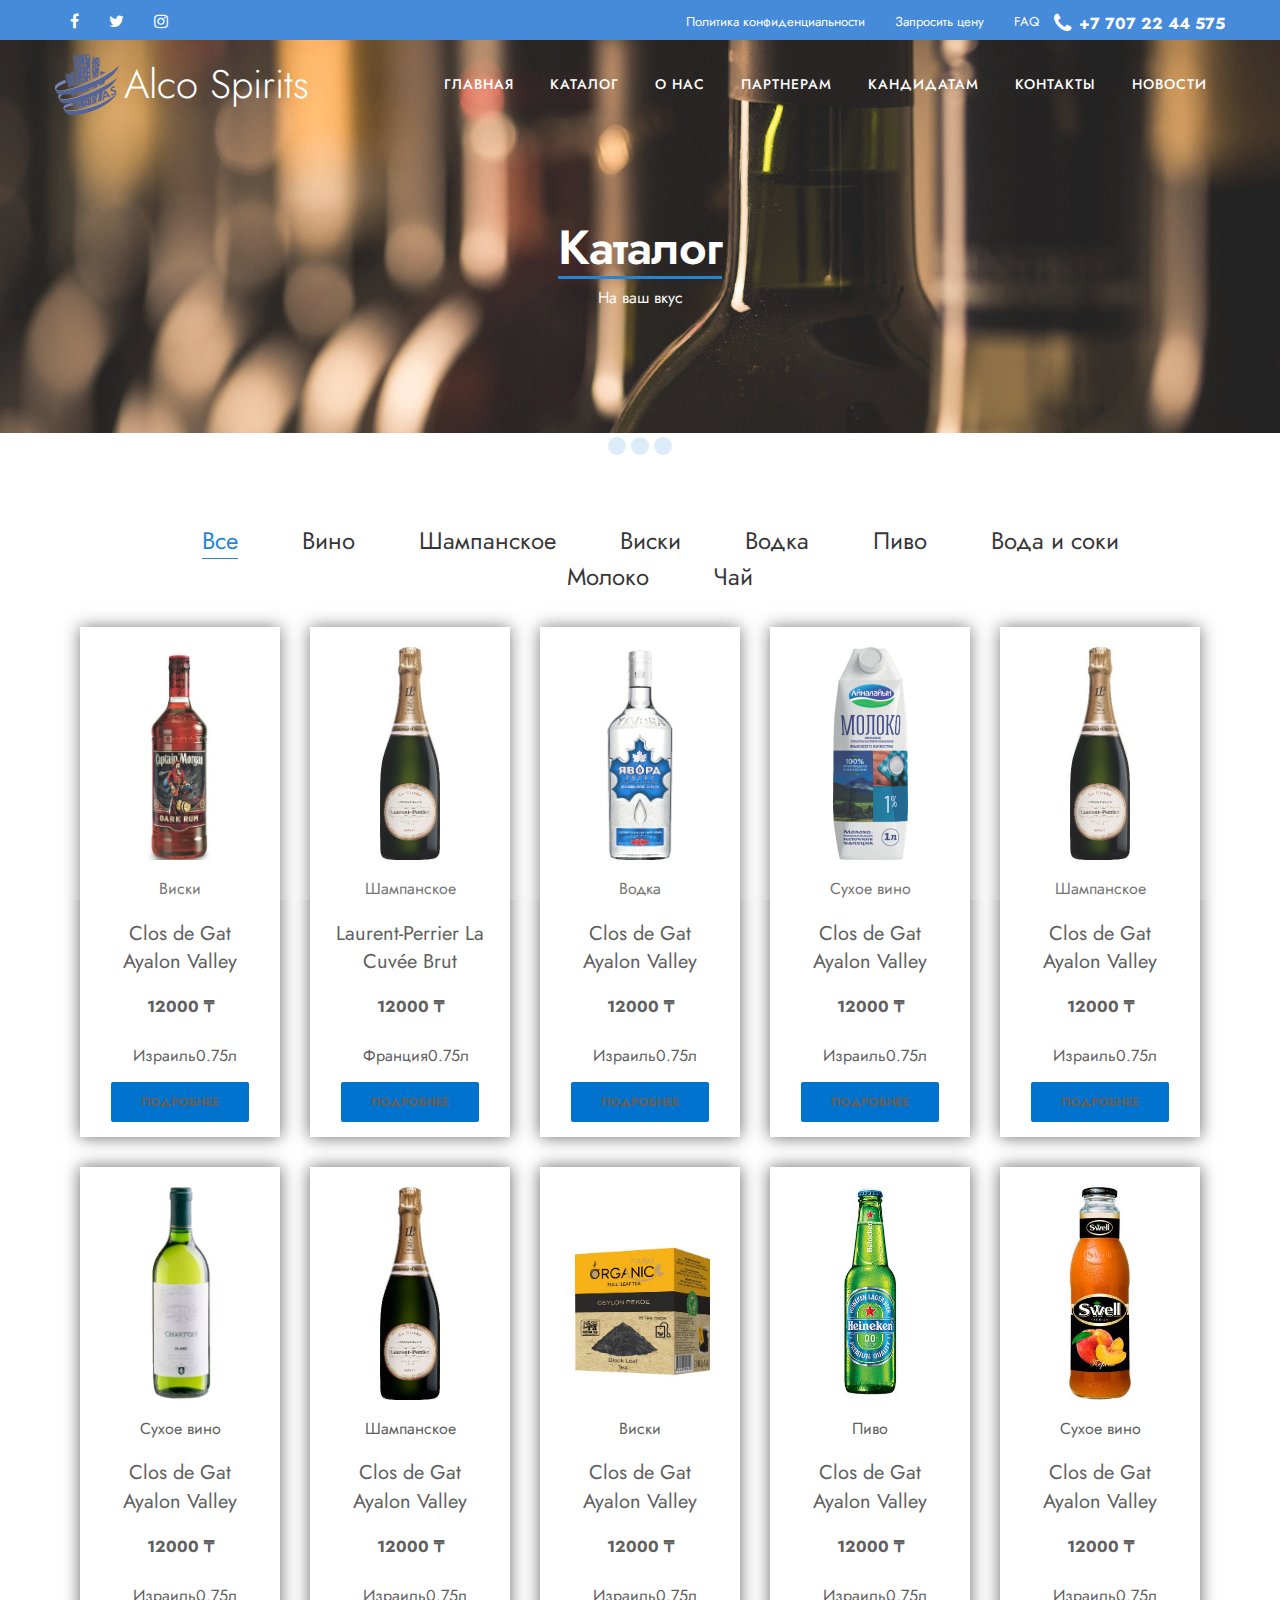
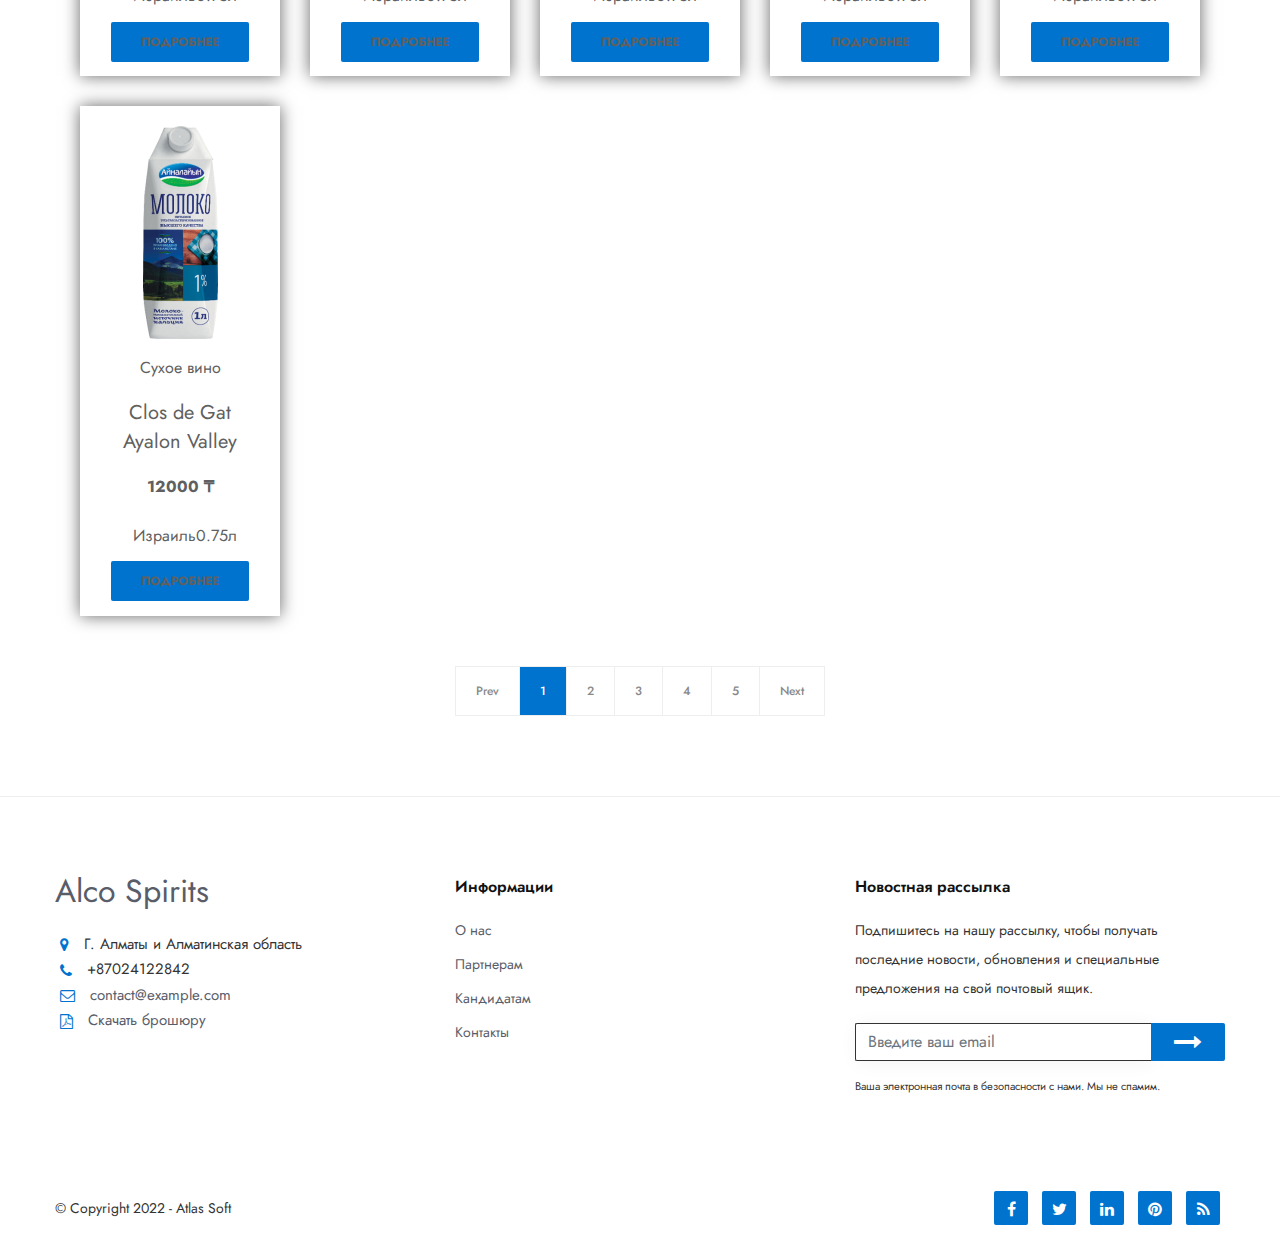
<file: catalog.html>
<!DOCTYPE html>
<html lang="ru">

<head>
    <meta charset="utf-8">
    <title>Каталог</title>
    <meta content="width=device-width, initial-scale=1.0" name="viewport">
    <meta content="Justica - Lawyer and Attorney Website Template" name="description">
    <meta content="" name="keywords">
    <meta content="" name="author">
    <!--[if lt IE 9]>
    <script src="js/html5shiv.js"></script>
    <![endif]-->
    <!-- CSS Files
    ================================================== -->
    <link id="bootstrap" href="css/bootstrap.min.css" rel="stylesheet" type="text/css" />
    <link id="bootstrap-grid" href="css/bootstrap-grid.min.css" rel="stylesheet" type="text/css" />
    <link id="bootstrap-reboot" href="css/bootstrap-reboot.min.css" rel="stylesheet" type="text/css" />
    <link href="css/animate.css" rel="stylesheet" type="text/css">
    <link href="css/owl.carousel.css" rel="stylesheet" type="text/css">
    <link href="css/owl.theme.css" rel="stylesheet" type="text/css">
    <link href="css/owl.transitions.css" rel="stylesheet" type="text/css">
    <link href="css/magnific-popup.css" rel="stylesheet" type="text/css">
    <link href="css/jquery.countdown.css" rel="stylesheet" type="text/css">
    <link href="css/style.css" rel="stylesheet" type="text/css">
    <!-- color scheme -->
    <link id="colors" href="css/colors/scheme-01.css" rel="stylesheet" type="text/css">
    <link href="css/coloring.css" rel="stylesheet" type="text/css">
    <link rel="icon" sizes="16x16" href="./images/logo.png">
</head>

<body>
    <div id="wrapper">
        <div id="topbar" class="topbar-noborder">
            <div class="container">
                <div class="topbar-left sm-hide">
                    <span class="topbar-widget tb-social">
                        <a href="#"><i class="fa fa-facebook"></i></a>
                        <a href="#"><i class="fa fa-twitter"></i></a>
                        <a href="#"><i class="fa fa-instagram"></i></a>
                    </span>
                </div>
                <div class="topbar-right">
                    <div class="topbar-right">
                        <span class="topbar-widget"><a href="#">Политика конфиденциальности</a></span>
                        <span class="topbar-widget"><a href="#">Запросить цену</a></span>
                        <span class="topbar-widget"><a href="#">FAQ</a></span>
                    </div>
                    <div class="de-flex-col">
                        <div class="h-phone md-hide"><i class="fa fa-phone"></i> +7 707
                            22 44 575</div>
                        <span id="menu-btn"></span>
                    </div>
                </div>
                <div class="clearfix"></div>
            </div>
        </div>
        <!-- header begin -->
        <header class="transparent scroll-light">
            <div class="container">
                <div class="row">
                    <div class="col-md-12">
                        <div class="de-flex sm-pt10">
                            <div class="de-flex-col">
                                <!-- logo begin -->
                                <div id="logo">
                                    <a class="logo" href="index.html">                          
                                        <img alt="" class="logo" src="images/logo-2.png"/>
                                        Alco Spirits
                                        <!-- <img alt="" class="logo-2" src="images/logo-1.jpg" style="width: 50px;"/> -->
                                    </a>
                                </div>
                                <!-- logo close -->
                            </div>
                            <div class="de-flex-col header-col-mid">
                                <!-- mainmenu begin -->
                                <ul id="mainmenu">
                                    <li><a href="index.html">Главная</a></li>
                                    <li><a href="catalog.html">Каталог</a></li>
                                    <li>
                                      <a href="about.html">О нас</a>
                                      <ul>
                                        <li><a href="about.html">История компании</a></li>
                                        <li><a href="about.html">Миссия, ценности</a></li>
                                        <li><a href="team.html">Наши сотрудники</a></li>
                                        <li><a href="about.html">История успеха</a></li>
                                        <li>
                                          <a href="contact.html"
                                            >Локации: склад, офис 1, офис 2</a
                                          >
                                        </li>
                                      </ul>
                                    </li>
                                    <li>
                                      <a href="practice-areas.html">Партнерам</a>
                                      <ul>
                                        <li><a href="practice-areas.html">Бренды</a></li>
                                        <li>
                                          <a href="conditions.html">Условия работы</a>
                                        </li>
                                        <li>
                                          <a href="contact.html">Обратная связь</a>
                                        </li>
                                      </ul>
                                    </li>
                                    <li>
                                      <a href="practice-areas.html">Кандидатам</a>
                                      <ul>
                                        <li><a href="practice-areas.html">Вакансии</a></li>
                                        <li>
                                          <a href="conditions.html">Условия работы</a>
                                        </li>
                                        <li>
                                          <a href="practice-areas.html">Выслать резюме</a>
                                        </li>
                                      </ul>
                                    </li>
                                    <li>
                                      <a href="contact.html">Контакты</a>
                                      <ul>
                                        <li><a href="contact.html">Адреса и телефоны</a></li>
                                        <li><a href="contact.html">Обратная связь</a></li>
                                      </ul>
                                    </li>
                                    <li>
                                        <a href="news.html">Новости</a>
                                        <ul>
                                            <li><a href="news.html">Новости</a></li>
                                          <li><a href="news.html">Корпоративная жизнь</a></li>
                                        </ul>
                                    </li>    
                                </ul>
                                <!-- mainmenu close -->
                            </div>
                        </div>
                    </div>
                </div>
            </div>
        </header>
        <!-- header close -->
        <!-- content begin -->
        <div class="no-bottom no-top" id="content">
            <div id="top"></div>
            <!-- section begin -->
            <section id="subheader" class="text-light" data-stellar-background-ratio=".2"
                data-bgimage="url(images/bg-4.jpg) top">
                <div class="center-y relative text-center">
                    <div class="container">
                        <div class="row">
                            <div class="col text-center">
                                <div class="spacer-single"></div>
                                <h1>Каталог</h1>
                                <p>На ваш вкус</p>
                            </div>
                            <div class="clearfix"></div>
                        </div>
                    </div>
                </div>
            </section>
            <!-- section close -->

            <section class="sort" id="sort">
                <div class="catalog-container">
                    <div class="sort align-items">
                        <ul class="sort__filter row filter">
                            <li class="filter__items filter__items--active">Все</li>
                            <li class="filter__items">Вино</li>
                            <li class="filter__items">Шампанское</li>
                            <li class="filter__items">Виски</li>
                            <li class="filter__items">Водка</li>
                            <li class="filter__items">Пиво</li>
                            <li class="filter__items">Вода и соки</li>
                            <li class="filter__items">Молоко</li>
                            <li class="filter__items">Чай</li>
                        </ul>
                        <div class="sort__row row">
                            <div class="sort__item product__item-wrapper col-catalog col-lg-3 col-md-4 col-sm-6 mb30" data-all data-whiskey>
                                <a href="tovar.html">
                                    <div class="product__item">
                                        <div class="product__item-img">
                                            <img src="images/catalog/catalog-3.jpeg.jpg" 
                                                alt="Clos de Gat Ayalon Valley">
                                        </div>
                                        <div class="product__item-mark">
                                            <span> Виски </span>
                                         
                                        </div>
                                        <div class="product__item-title"> Clos de Gat Ayalon Valley </div>
                                        <div class="product__item-price"> <p>12000 ₸</p> </div>
                                        <div class="product__item-property">
                                            <div>Израиль</div> <div>0.75л</div>
                                        </div>
                                 
                                        <div class="product__item-btn-wrapper">
                                            <a class="btn-custom bubbly-button" href="tovar.html">Подробнее</a>
                                        </div>
                                    
                                     </div>
                                </a>                           
                            </div>
                            <div class="sort__item product__item-wrapper col-catalog col-lg-3 col-md-4 col-sm-6 mb30" data-all data-champ>
                               <a href="tovar.html">
                                <div class="product__item">
                                    <div class="product__item-img">
                                        <img src="images/catalog/catalog-2.jpg" 
                                            alt="Clos de Gat Ayalon Valley">
                                    </div>
                                    <div class="product__item-mark">
                                        <span> Шампанское </span>
                                       
                                    </div>
                                    <div class="product__item-title"> Laurent-Perrier La Cuvée Brut</div>
                                    <div class="product__item-price"> <p>12000 ₸</p> </div>
                                    <div class="flex justify-content-between product__item-property">
                                        <div>Франция</div> <div>0.75л</div>
                                    </div>
                                    <div class="product__item-btn-wrapper">
                                        <a class="btn-custom bubbly-button" href="tovar-1.html">Подробнее</a>
                                    </div>
                                </div>
                               </a>                           
                            </div>
                            <div class="sort__item product__item-wrapper col-catalog col-lg-3 col-md-4 col-sm-6 mb30" data-all data-vodka>
                                <a href="tovar.html">  
                                  <div class="product__item">
                                    <div class="product__item-img">
                                        <img src="images/catalog/vodka-1.jpg" 
                                            alt="Clos de Gat Ayalon Valley">
                                    </div>
                                    <div class="product__item-mark">
                                        <span> Водка </span>
                                     
                                    </div>
                                    <div class="product__item-title"> Clos de Gat Ayalon Valley </div>
                                    <div class="product__item-price"> <p>12000 ₸</p> </div>
                                    <div class="flex justify-content-between product__item-property">
                                        <div>Израиль</div> <div>0.75л</div>
                                    </div>
                                    <div class="product__item-btn-wrapper">
                                        <a class="btn-custom bubbly-button" href="tovar.html">Подробнее</a>
                                    </div>
                                  </div>
                                </a>  
                            </div>
                            <div class="sort__item product__item-wrapper col-catalog col-lg-3 col-md-4 col-sm-6 mb30" data-all data-milk="">
                                <a href="tovar.html">  
                                   <div class="product__item">
                                      <div class="product__item-img">
                                          <img src="images/catalog/milk-1.png" 
                                              alt="Clos de Gat Ayalon Valley">
                                      </div>
                                      <div class="product__item-mark">
                                          <span> Сухое </span>
                                          <span>  вино </span>
                                      </div>
                                      <div class="product__item-title"> Clos de Gat Ayalon Valley </div>
                                      <div class="product__item-price"> <p>12000 ₸</p> </div>
                                      <div class="flex justify-content-between product__item-property">
                                          <div>Израиль</div> <div>0.75л</div>
                                      </div>
                                      <div class="product__item-btn-wrapper">
                                          <a class="btn-custom bubbly-button" href="tovar.html">Подробнее</a>
                                      </div>
                                   </div>
                                </a>
                            </div> 
                            <div class="sort__item product__item-wrapper col-catalog col-lg-3 col-md-4 col-sm-6 mb30" data-all data-champ>
                                <a href="tovar.html">  
                                  <div class="product__item">
                                    <div class="product__item-img">
                                        <img src="images/catalog/catalog-2.jpg" 
                                            alt="Clos de Gat Ayalon Valley">
                                    </div>
                                    <div class="product__item-mark">
                                        <span> Шампанское </span>
                                      
                                    </div>
                                    <div class="product__item-title"> Clos de Gat Ayalon Valley </div>
                                    <div class="product__item-price"> <p>12000 ₸</p> </div>
                                    <div class="flex justify-content-between product__item-property">
                                        <div>Израиль</div> <div>0.75л</div>
                                    </div>
                                    <div class="product__item-btn-wrapper">
                                        <a class="btn-custom bubbly-button" href="tovar.html">Подробнее</a>
                                    </div>
                                  </div>
                                </a>  
                            </div>
                            <div class="sort__item product__item-wrapper col-catalog col-lg-3 col-md-4 col-sm-6 mb30" data-all data-wine="">
                                <a href="tovar.html">  
                                  <div class="product__item">
                                    <div class="product__item-img">
                                        <img src="images/catalog/catalog-1.jpg.png" 
                                            alt="Clos de Gat Ayalon Valley">
                                    </div>
                                    <div class="product__item-mark">
                                        <span> Сухое </span>
                                        <span>  вино </span>
                                    </div>
                                    <div class="product__item-title"> Clos de Gat Ayalon Valley </div>
                                    <div class="product__item-price"> <p>12000 ₸</p> </div>
                                    <div class="flex justify-content-between product__item-property">
                                        <div>Израиль</div> <div>0.75л</div>
                                    </div>
                                    <div class="product__item-btn-wrapper">
                                        <a class="btn-custom bubbly-button" href="tovar.html">Подробнее</a>
                                    </div>
                                  </div>
                                </a>  
                            </div>
                            <div class="sort__item product__item-wrapper col-catalog col-lg-3 col-md-4 col-sm-6 mb30" data-all data-champ>
                                <a href="tovar.html">  
                                   <div class="product__item">
                                    <div class="product__item-img">
                                        <img src="images/catalog/catalog-2.jpg" 
                                            alt="Clos de Gat Ayalon Valley">
                                    </div>
                                    <div class="product__item-mark">
                                        <span> Шампанское </span>
                                       
                                    </div>
                                    <div class="product__item-title"> Clos de Gat Ayalon Valley </div>
                                    <div class="product__item-price"> <p>12000 ₸</p> </div>
                                    <div class="flex justify-content-between product__item-property">
                                        <div>Израиль</div> <div>0.75л</div>
                                    </div>
                                    <div class="product__item-btn-wrapper">
                                        <a class="btn-custom bubbly-button" href="tovar.html">Подробнее</a>
                                    </div>
                                   </div>
                                </a>   
                            </div>
                            <div class="sort__item product__item-wrapper col-catalog col-lg-3 col-md-4 col-sm-6 mb30" data-all data-tea>
                                <a href="tovar.html">    
                                  <div class="product__item">
                                    <div class="product__item-img">
                                        <img src="images/catalog/tea-1.jpg" 
                                            alt="Clos de Gat Ayalon Valley">
                                    </div>
                                    <div class="product__item-mark">
                                        <span> Виски </span>
                                        
                                    </div>
                                    <div class="product__item-title"> Clos de Gat Ayalon Valley </div>
                                    <div class="product__item-price"> <p>12000 ₸</p> </div>
                                    <div class="flex justify-content-between product__item-property">
                                        <div>Израиль</div> <div>0.75л</div>
                                    </div>
                                    <div class="product__item-btn-wrapper">
                                        <a class="btn-custom bubbly-button" href="tovar.html">Подробнее</a>
                                    </div>
                                  </div>
                                </a>  
                            </div> 
                            <div class="sort__item product__item-wrapper col-catalog col-lg-3 col-md-4 col-sm-6 mb30" data-all data-beer="">
                             <a href="tovar.html">  
                                 <div class="product__item">
                                    <div class="product__item-img">
                                        <img src="images/catalog/beer-1.jpg" 
                                            alt="Clos de Gat Ayalon Valley">
                                    </div>
                                    <div class="product__item-mark">
                                        <span> Пиво </span>
                                       
                                    </div>
                                    <div class="product__item-title"> Clos de Gat Ayalon Valley </div>
                                    <div class="product__item-price"> <p>12000 ₸</p> </div>
                                    <div class="flex justify-content-between product__item-property">
                                        <div>Израиль</div> <div>0.75л</div>
                                    </div>
                                    <div class="product__item-btn-wrapper">
                                        <a class="btn-custom bubbly-button" href="tovar.html">Подробнее</a>
                                    </div>
                                 </div>
                             </a>    
                            </div> 
                            <div class="sort__item product__item-wrapper col-catalog col-lg-3 col-md-4 col-sm-6 mb30" data-all data-water-juicy="">
                              <a href="tovar.html">  
                                 <div class="product__item">
                                    <div class="product__item-img">
                                        <img src="images/catalog/juicy-1.jpeg" 
                                            alt="Clos de Gat Ayalon Valley">
                                    </div>
                                    <div class="product__item-mark">
                                        <span> Сухое </span>
                                        <span>  вино </span>
                                    </div>
                                    <div class="product__item-title"> Clos de Gat Ayalon Valley </div>
                                    <div class="product__item-price"> <p>12000 ₸</p> </div>
                                    <div class="flex justify-content-between product__item-property">
                                        <div>Израиль</div> <div>0.75л</div>
                                    </div>
                                    <div class="product__item-btn-wrapper">
                                        <a class="btn-custom bubbly-button" href="tovar.html">Подробнее</a>
                                    </div>
                                 </div>
                              </a>
                            </div> 
                            <div class="sort__item product__item-wrapper col-catalog col-lg-3 col-md-4 col-sm-6 mb30" data-all data-milk>
                                <a href="tovar.html">  
                                   <div class="product__item">
                                      <div class="product__item-img">
                                          <img src="images/catalog/milk-1.png" 
                                              alt="Clos de Gat Ayalon Valley">
                                      </div>
                                      <div class="product__item-mark">
                                          <span> Сухое </span>
                                          <span>  вино </span>
                                      </div>
                                      <div class="product__item-title"> Clos de Gat Ayalon Valley </div>
                                      <div class="product__item-price"> <p>12000 ₸</p> </div>
                                      <div class="flex justify-content-between product__item-property">
                                          <div>Израиль</div> <div>0.75л</div>
                                      </div>
                                      <div class="product__item-btn-wrapper">
                                          <a class="btn-custom bubbly-button" href="tovar.html">Подробнее</a>
                                      </div>
                                   </div>
                                </a>
                            </div> 
                            <div class="spacer-single"></div>
                            <ul class="pagination">
                                <li><a href="#">Prev</a></li>
                                <li class="active"><a href="#">1</a></li>
                                <li><a href="#">2</a></li>
                                <li><a href="#">3</a></li>
                                <li><a href="#">4</a></li>
                                <li><a href="#">5</a></li>
                                <li><a href="#">Next</a></li>
                            </ul>
                        </div>

                        <!-- <div class="sort__link readmore text-center">
                            <a onclick="myFunction()" id="myLink" href="#" class="link">Смотреть больше</a>
                        </div> -->
                    </div>
                </div>
            </section>
        </div>
        <!-- content close -->
        </section> 
        <a href="#" id="back-to-top"></a>
        <!-- footer begin -->
        <footer class="footer-light">
            <div class="container">
                <div class="row">
                    <div class="col-lg-4">
                        <div class="widget">
                            <!-- logo begin -->
                            <a class="footer__logo" href="index.html">
                                Alco Spirits
                            </a>
                            <!-- logo close -->
                            <address class="s1">
                                <span><i class="id-color fa fa-map-marker fa-lg"></i>Г. Алматы и Алматинская
                                    область</span>
                                <span><i class="id-color fa fa-phone fa-lg"></i>+87024122842</span>
                                <span><i class="id-color fa fa-envelope-o fa-lg"></i><a
                                        href="mailto:contact@example.com">contact@example.com</a></span>
                                <span><i class="id-color fa fa-file-pdf-o fa-lg"></i><a href="#">Скачать
                                        брошюру</a></span>
                            </address>
                        </div>
                    </div>
                    <div class="col-md-4">
                        <h5 class="id-color mb20">Информации</h5>
                        <ul class="ul-style-2">
                            <ul class="p-none">
                                <li><a href="about.html">О нас</a> </li>
                                <li><a href="practice-areas.html">Партнерам</a></li>
                                <li><a href="practice-areas.html">Кандидатам</a></li>
                                <li><a href="contact.html">Контакты</a></li>
                            </ul>
                        </ul>
                    </div>
                    <div class="col-lg-4">
                        <div class="widget">
                            <h5 class="id-color">Новостная рассылка</h5>
                            <p>Подпишитесь на нашу рассылку, чтобы получать последние новости, обновления и специальные
                                предложения на свой почтовый ящик.</p>
                            <form action="blank.php" class="row" id="form_subscribe" method="post"
                                name="form_subscribe">
                                <div class="col text-center">
                                    <input class="form-control" id="name_1" name="name_1"
                                        placeholder="Введите ваш email" type="text" /> <a href="#" id="btn-submit"><i
                                            class="fa fa-long-arrow-right"></i></a>
                                    <div class="clearfix"></div>
                                </div>
                            </form>
                            <div class="spacer-10"></div>
                            <small>Ваша электронная почта в безопасности с нами. Мы не спамим.</small>
                        </div>
                    </div>
                </div>
            </div>
            <div class="subfooter">
                <div class="container">
                    <div class="row">
                        <div class="col-md-12">
                            <div class="de-flex">
                                <div class="de-flex-col">
                                    &copy; Copyright 2022 - Atlas Soft
                                </div>
                                <div class="de-flex-col">
                                    <div class="social-icons">
                                        <a href="#"><i class="fa fa-facebook fa-lg"></i></a>
                                        <a href="#"><i class="fa fa-twitter fa-lg"></i></a>
                                        <a href="#"><i class="fa fa-linkedin fa-lg"></i></a>
                                        <a href="#"><i class="fa fa-pinterest fa-lg"></i></a>
                                        <a href="#"><i class="fa fa-rss fa-lg"></i></a>
                                    </div>
                                </div>
                            </div>
                        </div>
                    </div>
                </div>
            </div>
        </footer>
        <!-- footer close -->
        <div id="preloader">
            <div class="spinner">
                <div class="bounce1"></div>
                <div class="bounce2"></div>
                <div class="bounce3"></div>
            </div>
        </div>
    </div>
    <!-- Javascript Files
    ================================================== -->
    <script src="js/filter.js"></script>
    <script src="js/jquery.min.js"></script>
    <script src="js/bootstrap.min.js"></script>
    <script src="js/wow.min.js"></script>
    <script src="js/jquery.isotope.min.js"></script>
    <script src="js/easing.js"></script>
    <script src="js/owl.carousel.js"></script>
    <script src="js/validation.js"></script>
    <script src="js/jquery.magnific-popup.min.js"></script>
    <script src="js/enquire.min.js"></script>
    <script src="js/jquery.stellar.min.js"></script>
    <script src="js/jquery.plugin.js"></script>
    <script src="js/typed.js"></script>
    <script src="js/jquery.countTo.js"></script>
    <script src="js/jquery.countdown.js"></script>
    <script src="js/designesia.js"></script>
</body>

</html>
</file>
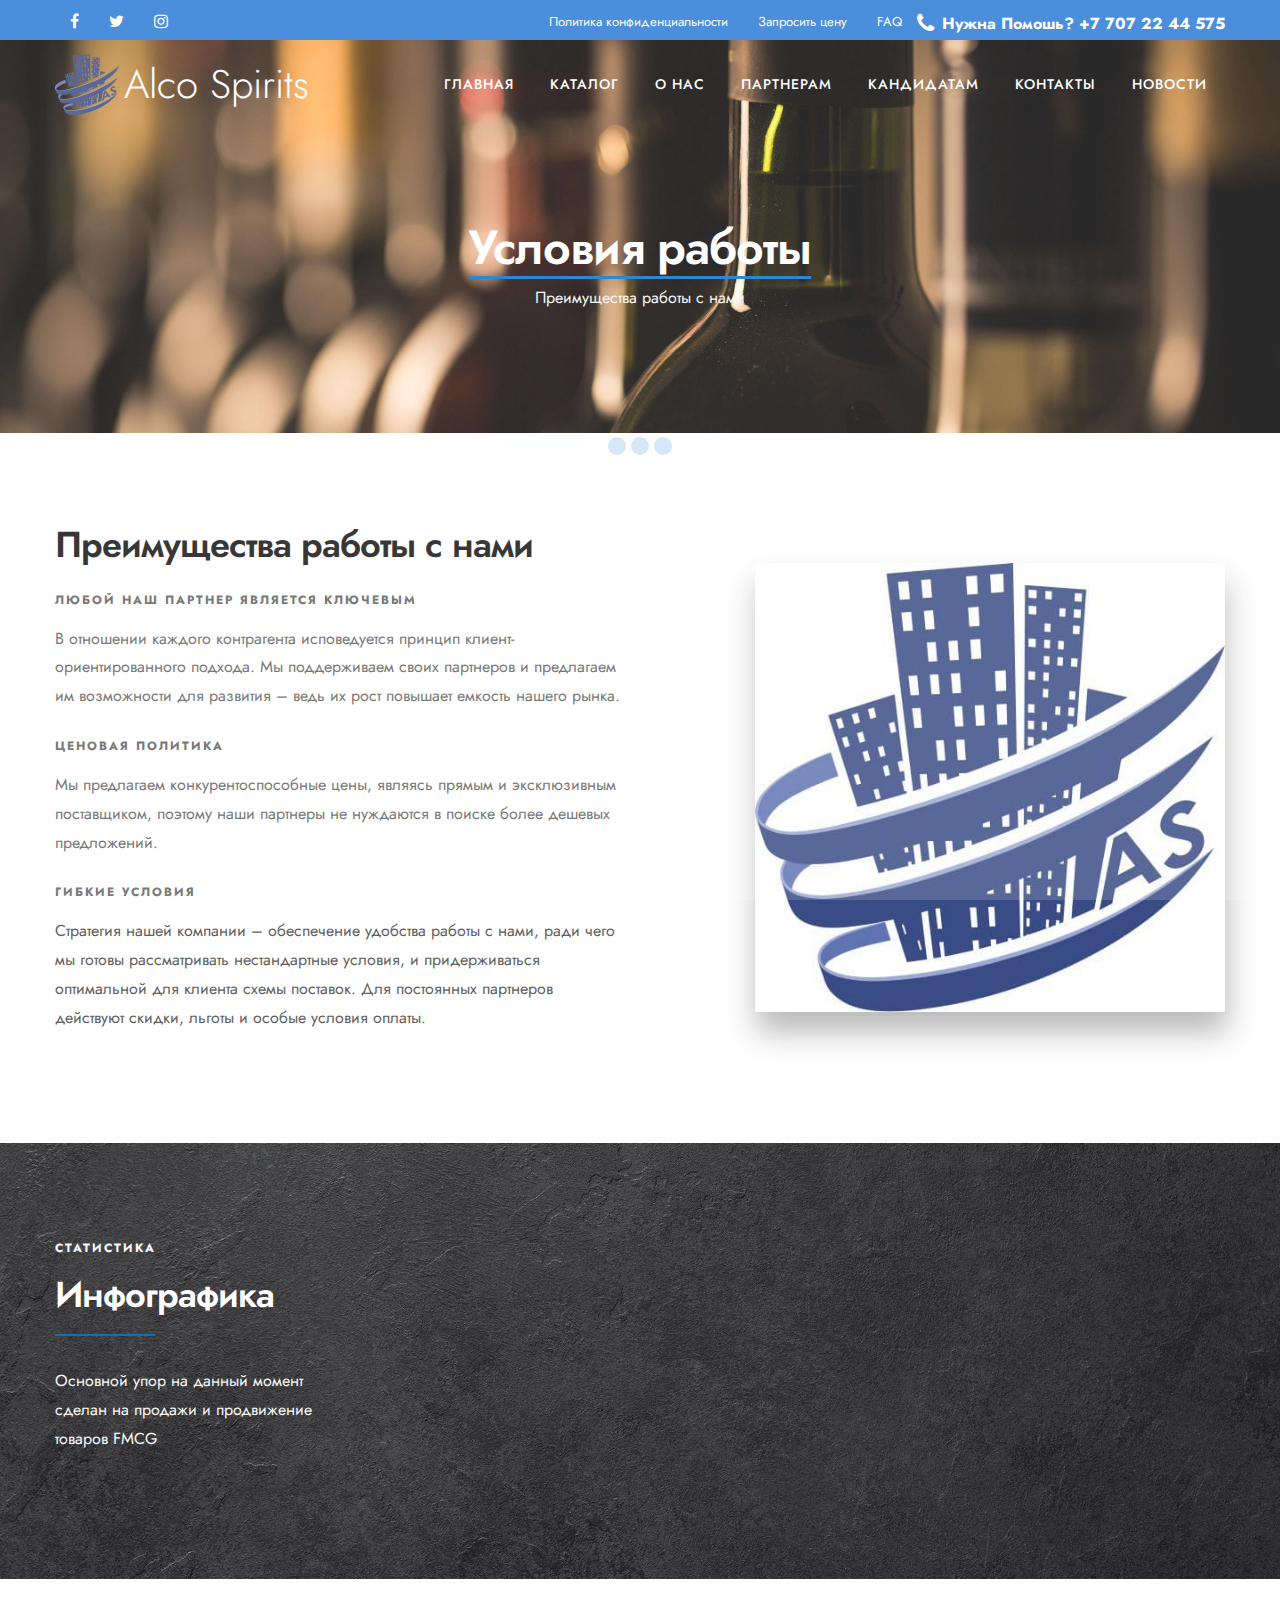
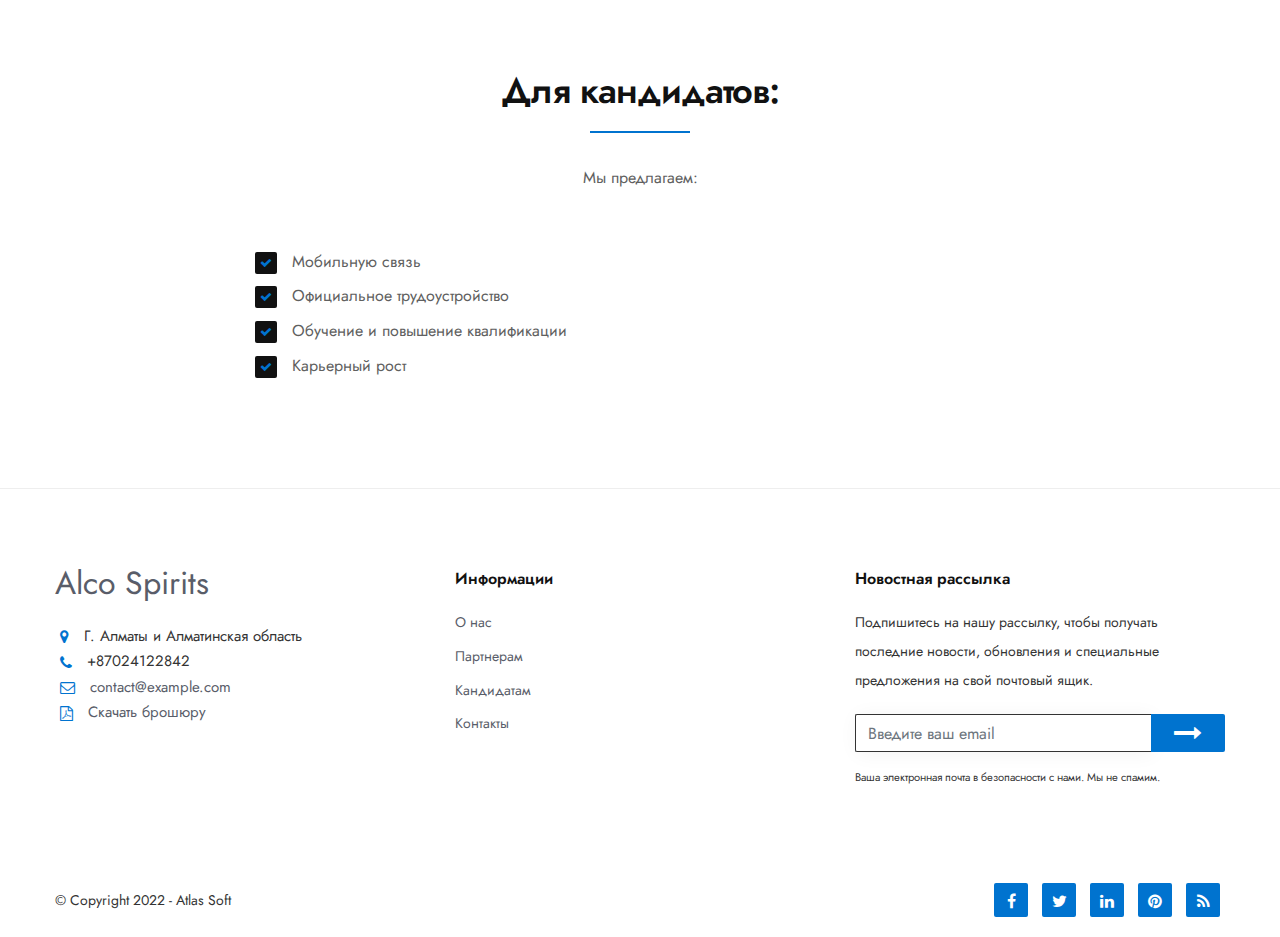
<file: conditions.html>
<!DOCTYPE html>
<html lang="zxx">
  <head>
    <meta charset="utf-8" />
    <title>Условия работы</title>
    <meta content="width=device-width, initial-scale=1.0" name="viewport" />
    <meta
      content="Justica - Lawyer and Attorney Website Template"
      name="description"
    />
    <meta content="" name="keywords" />
    <meta content="" name="author" />
    <!--[if lt IE 9]>
      <script src="js/html5shiv.js"></script>
    <![endif]-->
    <!-- CSS Files
    ================================================== -->
    <link
      id="bootstrap"
      href="css/bootstrap.min.css"
      rel="stylesheet"
      type="text/css"
    />
    <link
      id="bootstrap-grid"
      href="css/bootstrap-grid.min.css"
      rel="stylesheet"
      type="text/css"
    />
    <link
      id="bootstrap-reboot"
      href="css/bootstrap-reboot.min.css"
      rel="stylesheet"
      type="text/css"
    />
    <link href="css/animate.css" rel="stylesheet" type="text/css" />
    <link href="css/owl.carousel.css" rel="stylesheet" type="text/css" />
    <link href="css/owl.theme.css" rel="stylesheet" type="text/css" />
    <link href="css/owl.transitions.css" rel="stylesheet" type="text/css" />
    <link href="css/magnific-popup.css" rel="stylesheet" type="text/css" />
    <link href="css/jquery.countdown.css" rel="stylesheet" type="text/css" />
    <link href="css/style.css" rel="stylesheet" type="text/css" />
    <!-- color scheme -->
    <link
      id="colors"
      href="css/colors/scheme-01.css"
      rel="stylesheet"
      type="text/css"
    />
    <link href="css/coloring.css" rel="stylesheet" type="text/css" />
    <link rel="icon" sizes="16x16" href="./images/logo.png" />
  </head>

  <body>
    <div id="wrapper">
      <div id="topbar" class="topbar-noborder">
        <div class="container">
          <div class="topbar-left sm-hide">
            <span class="topbar-widget tb-social">
              <a href="#"><i class="fa fa-facebook"></i></a>
              <a href="#"><i class="fa fa-twitter"></i></a>
              <a href="#"><i class="fa fa-instagram"></i></a>
            </span>
          </div>
          <div class="topbar-right">
            <div class="topbar-right">
              <span class="topbar-widget"
                ><a href="#">Политика конфиденциальности</a></span
              >
              <span class="topbar-widget"><a href="#">Запросить цену</a></span>
              <span class="topbar-widget"><a href="#">FAQ</a></span>
            </div>
            <div class="de-flex-col">
              <div class="h-phone md-hide">
                <span>Нужна&nbsp;Помошь?</span><i class="fa fa-phone"></i> +7
                707 22 44 575
              </div>
              <span id="menu-btn"></span>
            </div>
          </div>
          <div class="clearfix"></div>
        </div>
      </div>
      <!-- header begin -->
      <header class="transparent">
        <div class="container">
          <div class="row">
            <div class="col-md-12">
              <div class="de-flex sm-pt10">
                <div class="de-flex-col">
                  <!-- logo begin -->
                  <div id="logo">
                    <a class="logo" href="index.html">
                      <img alt="" class="logo" src="images/logo-2.png" />
                      Alco Spirits
                      <!-- <img alt="" class="logo-2" src="images/logo-1.jpg" style="width: 50px;"/> -->
                    </a>
                  </div>
                  <!-- logo close -->
                </div>
                <div class="de-flex-col header-col-mid">
                  <!-- mainmenu begin -->
                  <ul id="mainmenu">
                    <li><a href="index.html">Главная</a></li>
                    <li><a href="catalog.html">Каталог</a></li>
                    <li>
                      <a href="about.html">О нас</a>
                      <ul>
                        <li><a href="about.html">История компании</a></li>
                        <li><a href="about.html">Миссия, ценности</a></li>
                        <li><a href="team.html">Наши сотрудники</a></li>
                        <li><a href="about.html">История успеха</a></li>
                        <li>
                          <a href="contact.html"
                            >Локации: склад, офис 1, офис 2</a
                          >
                        </li>
                      </ul>
                    </li>
                    <li>
                      <a href="practice-areas.html">Партнерам</a>
                      <ul>
                        <li><a href="practice-areas.html">Бренды</a></li>
                        <li>
                          <a href="conditions.html">Условия работы</a>
                        </li>
                        <li>
                          <a href="contact.html">Обратная связь</a>
                        </li>
                      </ul>
                    </li>
                    <li>
                      <a href="practice-areas.html">Кандидатам</a>
                      <ul>
                        <li><a href="practice-areas.html">Вакансии</a></li>
                        <li>
                          <a href="conditions.html">Условия работы</a>
                        </li>
                        <li>
                          <a href="practice-areas.html">Выслать резюме</a>
                        </li>
                      </ul>
                    </li>
                    <li>
                      <a href="contact.html">Контакты</a>
                      <ul>
                        <li><a href="contact.html">Адреса и телефоны</a></li>
                        <li><a href="contact.html">Обратная связь</a></li>
                      </ul>
                    </li>
                    <li>
                      <a href="news.html">Новости</a>
                      <ul>
                          <li><a href="news.html">Новости</a></li>
                        <li><a href="blog-single.html">Корпоративная жизнь</a></li>
                      </ul>
                  </li>  
                  </ul>
                  <!-- mainmenu close -->
                </div>
              </div>
            </div>
          </div>
        </div>
      </header>
      <!-- header close -->
      <!-- content begin -->
      <div class="no-bottom no-top" id="content">
        <div id="top"></div>
        <!-- section begin -->
        <section
          id="subheader"
          class="text-light"
          data-stellar-background-ratio=".2"
          data-bgimage="url(images/bg-4.jpg) top"
        >
          <div class="center-y relative text-center">
            <div class="container">
              <div class="row">
                <div class="col text-center">
                  <div class="spacer-single"></div>
                  <h1>Условия работы</h1>
                  <p>Преимущества работы с нами </p>
                </div>
                <div class="clearfix"></div>
              </div>
            </div>
          </div>
        </section>
        <!-- section close -->
        <section id="" aria-label="section" data-bgcolor="#ffffff">
          <div class="container">
            <div class="row align-items-center">
              <div class="col-xl-6 col-md-12">        
                <h2>Преимущества работы с нами</h2>
                <span class="p-title">Любой наш партнер является ключевым  </span><br />
                <p>
                    В отношении каждого контрагента исповедуется принцип клиент-ориентированного подхода. 
                    Мы поддерживаем своих партнеров и предлагаем им возможности для развития – ведь их рост повышает емкость нашего рынка. 
                </p>
                <p>
                    <span class="p-title">   Ценовая политика  </span><br />      
                    Мы предлагаем конкурентоспособные цены, являясь прямым и эксклюзивным поставщиком, 
                    поэтому наши партнеры не нуждаются в поиске более дешевых предложений. 
                    
                </p>

                <p>
                    <span class="p-title">       Гибкие условия  </span><br />      
               
                    Стратегия нашей компании – обеспечение удобства работы с нами, ради чего мы готовы 
                    рассматривать нестандартные условия, и придерживаться оптимальной для клиента схемы поставок. 
                    Для постоянных партнеров действуют скидки, льготы и особые условия оплаты. 
                    
                    
                </p>

              </div>
              <div class="col-xl-5 offset-md-1 md-hide">
                <div class="de-images">
                  <img
                    class="di-big img-fluid"
                    src="images/logo-1.jpg"
                    alt=""
                  />
                </div>
              </div>
            </div>
          </div>
        </section>
        
        <section data-bgimage="url(images/bg-section.jpg) center" class="text-light" data-stellar-background-ratio=".2">
            <div class="container">
                <div class="row">
                    <div class="col-md-3">
                        <span class="p-title">Статистика </span><br>
                        <h2>
                            Инфографика
                        </h2>
                        <div class="small-border sm-left"></div>
                        <p>Основной упор на данный момент сделан на продажи и продвижение товаров FMCG</p>
                    </div>
                    <div class="col-md-8 offset-md-1">
                        <div class="row">
                            <div class="col-lg-4 col-md-6 col-sm-6 col-xs wow fadeInRight mb30" data-wow-delay="0s">
                                <div class="de_count">
                                    <h3><span class="timer" data-to="5000" data-speed="3000">0</span>+</h3>
                                    <h5 class="text-light">торговых точек категории В и С</h5>
                                </div>
                            </div>
                            <div class="col-lg-4 col-md-6 col-sm-6 col-xs wow fadeInRight mb30" data-wow-delay=".25s">
                                <div class="de_count">
                                    <h3><span class="timer" data-to="2500" data-speed="3000">0</span></h3>
                                    <h5 class="text-light">торговых точек в канале HoReCa</h5>
                                </div>
                            </div>
                            <div class="col-lg-4 col-md-6 col-sm-6 col-xs wow fadeInRight mb30" data-wow-delay=".4s">
                                <div class="de_count">
                                    <h3><span class="timer" data-to="15" data-speed="3000">0</span></h3>
                                    <h5 class="text-light">	 крупнейших сетей супермаркетов и гипермаркетов</h5>
                                </div>
                            </div>
                            <div class="col-lg-4 col-md-6 col-sm-6 col-xs wow fadeInRight mb30" data-wow-delay=".6s">
                                <div class="de_count">
                                    <h3><span class="timer" data-to="370" data-speed="3000">0</span>+</h3>
                                    <h5 class="text-light"> сотрудников в компании</h5>
                                </div>
                            </div>
                            <div class="col-lg-4 col-md-6 col-sm-6 col-xs wow fadeInRight mb30" data-wow-delay=".8s">
                                <div class="de_count">
                                    <h3><span class="timer" data-to="150" data-speed="3000">0</span>+</h3>
                                    <h5 class="text-light"> сотрудников торговой команды</h5>
                                </div>
                            </div>
                            <div class="col-lg-4 col-md-6 col-sm-6 col-xs wow fadeInRight mb30" data-wow-delay="1s">
                                <div class="de_count">
                                    <h3><span class="timer" data-to="50" data-speed="3000">2</span>+</h3>
                                    <h5 class="text-light">единиц автомобилей доставки</h5>
                                </div>
                            </div>
                        </div>
                    </div>
                </div>
            </div>
        </section>    

        <section id="section-testimonial de-flex">
            <div class="container">
                <div class="row">
                    <div class="col-lg-12">
                        <div class="text-center">
                            <h2>Для кандидатов:</h2>
                            <div class="small-border"></div>
                        </div>
                    </div>
                    <div class="col-md-6 offset-md-3 text-center">
                        <p>Мы предлагаем:</p>
                    </div>
                    <div class="spacer-single"></div>
                    <div class="col-md-4 col-sm-6 offset-md-2 col-xs">
                        <ul class="ul-style-2 font-icon" data-wow-delay=".2s">
                            <li class="icon-style"></i>Мобильную связь</li>
                            <li class="icon-style">Официальное трудоустройство</li>
                            <li class="icon-style">Обучение и повышение квалификации</li>
                            <li class="icon-style">Карьерный рост</li>
                        </ul>
                    </div>
                    <div class="col-md-5 col-sm-6 col-xs">
                        <ul class="ul-style-2 wow fadeInRight" data-wow-delay=".6s">
                            <li class="icon-style"> Оплачиваемый трудовой отпуск</li>
                            <li class="icon-style">Материальная помощь</li>
                            <li class="icon-style">Комфортабельный офис</li>
                            <li class="icon-style">Бассейн в экологичной части города</li>
                        </ul>
                    </div>
                </div>
            </div>
        </section>
      </div>
      <!-- content close -->
      <a href="#" id="back-to-top"></a>
      <!-- footer begin -->
      <footer class="footer-light">
        <div class="container">
          <div class="row">
            <div class="col-lg-4">
              <div class="widget">
                <!-- logo begin -->
                <a class="footer__logo" href="index.html"> Alco Spirits </a>
                <!-- logo close -->
                <address class="s1">
                  <span
                    ><i class="id-color fa fa-map-marker fa-lg"></i>Г. Алматы и
                    Алматинская область</span
                  >
                  <span
                    ><i class="id-color fa fa-phone fa-lg"></i
                    >+87024122842</span
                  >
                  <span
                    ><i class="id-color fa fa-envelope-o fa-lg"></i
                    ><a href="mailto:contact@example.com"
                      >contact@example.com</a
                    ></span
                  >
                  <span
                    ><i class="id-color fa fa-file-pdf-o fa-lg"></i
                    ><a href="#">Скачать брошюру</a></span
                  >
                </address>
              </div>
            </div>
            <div class="col-md-4">
              <h5 class="id-color mb20">Информации</h5>
              <ul class="ul-style-2">
                <ul class="p-none">
                  <li><a href="about.html">О нас</a></li>
                  <li><a href="practice-areas.html">Партнерам</a></li>
                  <li><a href="practice-areas.html">Кандидатам</a></li>
                  <li><a href="contact.html">Контакты</a></li>
                </ul>
              </ul>
            </div>
            <div class="col-lg-4">
              <div class="widget">
                <h5 class="id-color">Новостная рассылка</h5>
                <p>
                  Подпишитесь на нашу рассылку, чтобы получать последние
                  новости, обновления и специальные предложения на свой почтовый
                  ящик.
                </p>
                <form
                  action="blank.php"
                  class="row"
                  id="form_subscribe"
                  method="post"
                  name="form_subscribe"
                >
                  <div class="col text-center">
                    <input
                      class="form-control"
                      id="name_1"
                      name="name_1"
                      placeholder="Введите ваш email"
                      type="text"
                    />
                    <a href="#" id="btn-submit"
                      ><i class="fa fa-long-arrow-right"></i
                    ></a>
                    <div class="clearfix"></div>
                  </div>
                </form>
                <div class="spacer-10"></div>
                <small
                  >Ваша электронная почта в безопасности с нами. Мы не
                  спамим.</small
                >
              </div>
            </div>
          </div>
        </div>
        <div class="subfooter">
          <div class="container">
            <div class="row">
              <div class="col-md-12">
                <div class="de-flex">
                  <div class="de-flex-col">
                    &copy; Copyright 2022 - Atlas Soft
                  </div>
                  <div class="de-flex-col">
                    <div class="social-icons">
                      <a href="#"><i class="fa fa-facebook fa-lg"></i></a>
                      <a href="#"><i class="fa fa-twitter fa-lg"></i></a>
                      <a href="#"><i class="fa fa-linkedin fa-lg"></i></a>
                      <a href="#"><i class="fa fa-pinterest fa-lg"></i></a>
                      <a href="#"><i class="fa fa-rss fa-lg"></i></a>
                    </div>
                  </div>
                </div>
              </div>
            </div>
          </div>
        </div>
      </footer>
      <!-- footer close -->
      <div id="preloader">
        <div class="spinner">
          <div class="bounce1"></div>
          <div class="bounce2"></div>
          <div class="bounce3"></div>
        </div>
      </div>
    </div>
    <!-- Javascript Files
    ================================================== -->
    <script src="js/jquery.min.js"></script>
    <script src="js/bootstrap.min.js"></script>
    <script src="js/wow.min.js"></script>
    <script src="js/jquery.isotope.min.js"></script>
    <script src="js/easing.js"></script>
    <script src="js/owl.carousel.js"></script>
    <script src="js/validation.js"></script>
    <script src="js/jquery.magnific-popup.min.js"></script>
    <script src="js/enquire.min.js"></script>
    <script src="js/jquery.stellar.min.js"></script>
    <script src="js/jquery.plugin.js"></script>
    <script src="js/typed.js"></script>
    <script src="js/jquery.countTo.js"></script>
    <script src="js/jquery.countdown.js"></script>
    <script src="js/designesia.js"></script>
  </body>
</html>
</file>
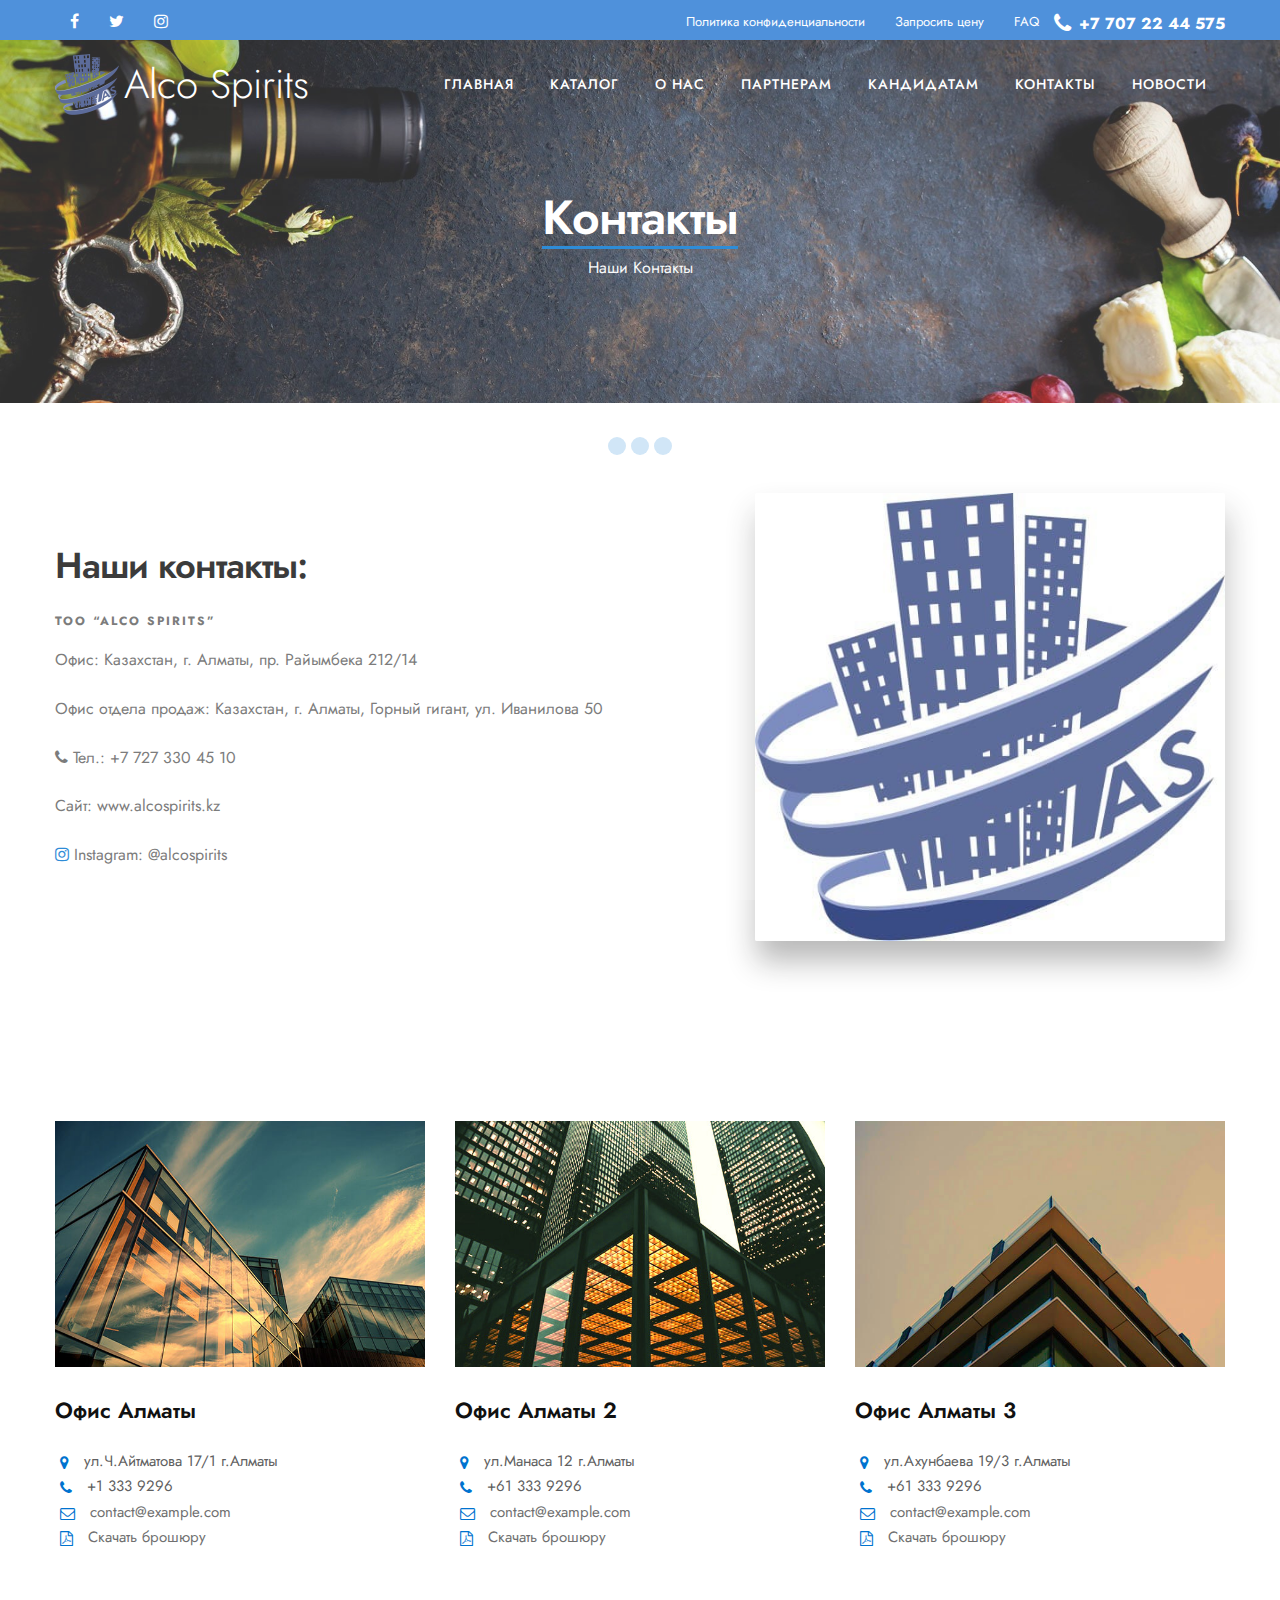
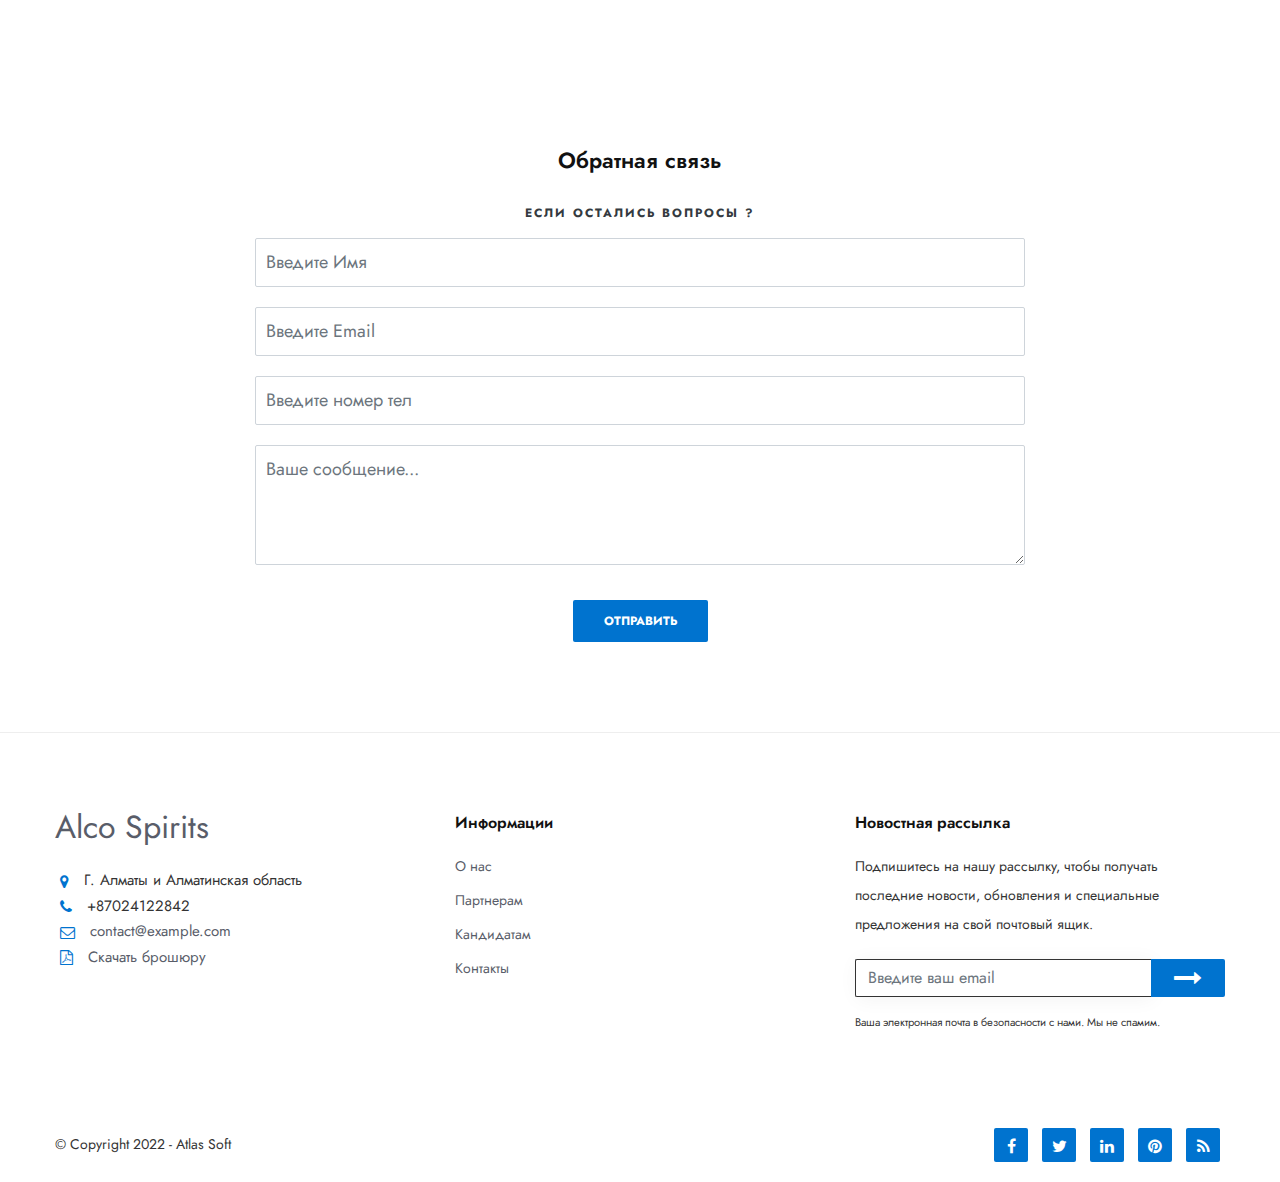
<file: contact.html>
<!DOCTYPE html>
<html lang="zxx">

<head>
    <meta charset="utf-8">
    <title>Контакты</title>
    <meta content="width=device-width, initial-scale=1.0" name="viewport">
    <meta content="Justica - Lawyer and Attorney Website Template" name="description">
    <meta content="" name="keywords">
    <meta content="" name="author">
    <!--[if lt IE 9]>
    <script src="js/html5shiv.js"></script>
    <![endif]-->
    <!-- CSS Files
    ================================================== -->
    <link id="bootstrap" href="css/bootstrap.min.css" rel="stylesheet" type="text/css" />
    <link id="bootstrap-grid" href="css/bootstrap-grid.min.css" rel="stylesheet" type="text/css" />
    <link id="bootstrap-reboot" href="css/bootstrap-reboot.min.css" rel="stylesheet" type="text/css" />
    <link href="css/animate.css" rel="stylesheet" type="text/css">
    <link href="css/owl.carousel.css" rel="stylesheet" type="text/css">
    <link href="css/owl.theme.css" rel="stylesheet" type="text/css">
    <link href="css/owl.transitions.css" rel="stylesheet" type="text/css">
    <link href="css/magnific-popup.css" rel="stylesheet" type="text/css">
    <link href="css/jquery.countdown.css" rel="stylesheet" type="text/css">
    <link href="css/style.css" rel="stylesheet" type="text/css">
    <!-- color scheme -->
    <link id="colors" href="css/colors/scheme-01.css" rel="stylesheet" type="text/css">
    <link href="css/coloring.css" rel="stylesheet" type="text/css">
    <link rel="icon" sizes="16x16" href="./images/logo.png">
</head>

<body>
    <div id="wrapper">
        <div id="topbar" class="topbar-noborder">
            <div class="container">
                <div class="topbar-left sm-hide">
                    <span class="topbar-widget tb-social">
                        <a href="#"><i class="fa fa-facebook"></i></a>
                        <a href="#"><i class="fa fa-twitter"></i></a>
                        <a href="#"><i class="fa fa-instagram"></i></a>
                    </span>
                </div>
                <div class="topbar-right">
                    <div class="topbar-right">
                        <span class="topbar-widget"><a href="#">Политика конфиденциальности</a></span>
                        <span class="topbar-widget"><a href="#">Запросить цену</a></span>
                        <span class="topbar-widget"><a href="#">FAQ</a></span>
                    </div>
                    <div class="de-flex-col">
                        <div class="h-phone md-hide"><i class="fa fa-phone"></i> +7 707
                            22 44 575</div>
                        <span id="menu-btn"></span>
                    </div>
                </div>
                <div class="clearfix"></div>
            </div>
        </div>
        <!-- header begin -->
        <header class="transparent">
            <div class="container">
                <div class="row">
                    <div class="col-md-12">
                        <div class="de-flex sm-pt10">
                            <div class="de-flex-col">
                                <!-- logo begin -->
                                <div id="logo">
                                    <a class="logo" href="index.html">                          
                                        <img alt="" class="logo" src="images/logo-2.png"/>
                                        Alco Spirits
                                        <!-- <img alt="" class="logo-2" src="images/logo-1.jpg" style="width: 50px;"/> -->
                                    </a>
                                </div>
                                <!-- logo close -->
                            </div>
                            <div class="de-flex-col header-col-mid">
                                <!-- mainmenu begin -->
                                <ul id="mainmenu">
                                    <li><a href="index.html">Главная</a></li>
                                    <li><a href="catalog.html">Каталог</a></li>
                                    <li>
                                      <a href="about.html">О нас</a>
                                      <ul>
                                        <li><a href="about.html">История компании</a></li>
                                        <li><a href="about.html">Миссия, ценности</a></li>
                                        <li><a href="team.html">Наши сотрудники</a></li>
                                        <li><a href="about.html">История успеха</a></li>
                                        <li>
                                          <a href="contact.html"
                                            >Локации: склад, офис 1, офис 2</a
                                          >
                                        </li>
                                      </ul>
                                    </li>
                                    <li>
                                      <a href="practice-areas.html">Партнерам</a>
                                      <ul>
                                        <li><a href="practice-areas.html">Бренды</a></li>
                                        <li>
                                          <a href="conditions.html">Условия работы</a>
                                        </li>
                                        <li>
                                          <a href="contact.html">Обратная связь</a>
                                        </li>
                                      </ul>
                                    </li>
                                    <li>
                                      <a href="practice-areas.html">Кандидатам</a>
                                      <ul>
                                        <li><a href="practice-areas.html">Вакансии</a></li>
                                        <li>
                                          <a href="conditions.html">Условия работы</a>
                                        </li>
                                        <li>
                                          <a href="practice-areas.html">Выслать резюме</a>
                                        </li>
                                      </ul>
                                    </li>
                                    <li>
                                      <a href="contact.html">Контакты</a>
                                      <ul>
                                        <li><a href="contact.html">Адреса и телефоны</a></li>
                                        <li><a href="contact.html">Обратная связь</a></li>
                                      </ul>
                                    </li>
                                    <li>
                                        <a href="news.html">Новости</a>
                                        <ul>
                                            <li><a href="news.html">Новости</a></li>
                                          <li><a href="blog-single.html">Корпоративная жизнь</a></li>
                                        </ul>
                                    </li>  
                                </ul>
                                <!-- mainmenu close -->
                            </div>

                        </div>
                    </div>
                </div>
            </div>
        </header>
        <!-- header close -->
        <!-- content begin -->
        <div class="no-bottom no-top" id="content">
            <div id="top"></div>
            <!-- section begin -->
            <section id="subheader" class="text-light" data-stellar-background-ratio=".2" data-bgimage="url(images/bg-5.jpg) top">
                <div class="center-y relative text-center">
                    <div class="container">
                        <div class="row">
                            <div class="col-md-12 text-center">
                                <h1>Контакты</h1>
                                <p>Наши Контакты</p>
                            </div>
                            <div class="clearfix"></div>
                        </div>
                    </div>
                </div>
            </section>
            <!-- section close -->

            <section id="" aria-label="section" data-bgcolor="#ffffff">
                <div class="container">
                  <div class="row align-items-center">
                    <div class="col-xl-6 col-md-12">
                        <h2>Наши контакты:</h2> <br />
                      <span class="p-title">TOO “Alco Spirits”</span>

                      <p>Офис: Казахстан, г. Алматы, пр. Райымбека 212/14</p>
                      <p>Офис отдела продаж: Казахстан, г. Алматы, Горный гигант, ул. Иванилова 50</p>
                      <p><i class="fa fa-phone"></i> Тел.: +7 727  330 45 10</p>
                      <p>Сайт: www.alcospirits.kz</p>
                      <p><a href="#"><i class="fa fa-instagram"></i></a>  Instagram:   @alcospirits       </p>
                    </div>
                    <div class="col-xl-5 offset-md-1 md-hide">
                      <div class="de-images">
                        <img
                          class="di-big img-fluid"
                          src="images/logo-1.jpg"
                          alt=""
                        />
                      </div>
                    </div>
                  </div>
                </div>
              </section>

            <section aria-label="section">
                <div class="container">
                    <div class="row">
                        <div class="col-md-4">
                            <img src="images/misc/p1.jpg" alt="" class="img-fluid mb30">
                            <h3>Офис Алматы</h3>
                            <address class="s1">
                                <span><i class="id-color fa fa-map-marker fa-lg"></i>ул.Ч.Айтматова 17/1 г.Алматы</span>
                                <span><i class="id-color fa fa-phone fa-lg"></i>+1 333 9296</span>
                                <span><i class="id-color fa fa-envelope-o fa-lg"></i><a href="mailto:contact@example.com">contact@example.com</a></span>
                                <span><i class="id-color fa fa-file-pdf-o fa-lg"></i><a href="#">Скачать брошюру</a></span>
                            </address>
                        </div>
                        <div class="col-md-4">
                            <img src="images/misc/p2.jpg" alt="" class="img-fluid mb30">
                            <h3>Офис Алматы 2</h3>
                            <address class="s1">
                                <span><i class="id-color fa fa-map-marker fa-lg"></i>ул.Манаса 12 г.Алматы</span>
                                <span><i class="id-color fa fa-phone fa-lg"></i>+61 333 9296</span>
                                <span><i class="id-color fa fa-envelope-o fa-lg"></i><a href="mailto:contact@example.com">contact@example.com</a></span>
                                <span><i class="id-color fa fa-file-pdf-o fa-lg"></i><a href="#">Скачать брошюру</a></span>
                            </address>
                        </div>
                        <div class="col-md-4">
                            <img src="images/misc/p3.jpg" alt="" class="img-fluid mb30">
                            <h3>Офис Алматы 3</h3>
                            <address class="s1">
                                <span><i class="id-color fa fa-map-marker fa-lg"></i>ул.Ахунбаева 19/3 г.Алматы</span>
                                <span><i class="id-color fa fa-phone fa-lg"></i>+61 333 9296</span>
                                <span><i class="id-color fa fa-envelope-o fa-lg"></i><a href="mailto:contact@example.com">contact@example.com</a></span>
                                <span><i class="id-color fa fa-file-pdf-o fa-lg"></i><a href="#">Скачать брошюру</a></span>
                            </address>
                        </div>
                    </div>
                </div>
            </section>
            <section aria-label="section" class="text-dark" data-bgcolor="#">
                <div class="container">
                    <div class="row">
                        <div class="col-lg-8 offset-lg-2 mb-sm-30 text-center">
                            <h3>Обратная связь</h3>
                            <span class="p-title">Если остались вопросы ?</span><br />
                            <form name="contactForm" id="contact_form" class="form-default" method="post" action="email.php">
                                <div class="field-set">
                                    <input type="text" name="name" id="name" class="form-control" placeholder="Введите Имя" />
                                </div>
                                <div class="field-set">
                                    <input type="text" name="email" id="email" class="form-control" placeholder="Введите Email" />
                                </div>
                                <div class="field-set">
                                    <input type="text" name="phone" id="phone" class="form-control" placeholder="Введите номер тел" />
                                </div>
                                <div class="field-set">
                                    <textarea name="message" id="message" class="form-control" placeholder="Ваше сообщение..."></textarea>
                                </div>
                                <div class="spacer-half"></div>
                                <div id="submit">
                                    <input type="submit" id="send_message" value="Отправить" class="btn btn-custom" />
                                </div>
                                <div id="mail_success" class="success">Your message has been sent successfully.</div>
                                <div id="mail_fail" class="error">Sorry, error occured this time sending your message.</div>
                            </form>
                        </div>
                    </div>
                </div>
            </section>
        </div>
        <!-- content close -->
        <a href="#" id="back-to-top"></a>
        <!-- footer begin -->
        <footer class="footer-light">
            <div class="container">
                <div class="row">
                    <div class="col-lg-4">
                        <div class="widget">
                            <!-- logo begin -->
                            <a class="footer__logo" href="index.html">
                                Alco Spirits
                            </a>
                            <!-- logo close -->
                            <address class="s1">
                                <span><i class="id-color fa fa-map-marker fa-lg"></i>Г. Алматы и Алматинская
                                    область</span>
                                <span><i class="id-color fa fa-phone fa-lg"></i>+87024122842</span>
                                <span><i class="id-color fa fa-envelope-o fa-lg"></i><a
                                        href="mailto:contact@example.com">contact@example.com</a></span>
                                <span><i class="id-color fa fa-file-pdf-o fa-lg"></i><a href="#">Скачать
                                        брошюру</a></span>
                            </address>
                        </div>
                    </div>
                    <div class="col-md-4">
                        <h5 class="id-color mb20">Информации</h5>
                        <ul class="ul-style-2">
                            <ul class="p-none">
                                <li><a href="about.html">О нас</a> </li>
                                <li><a href="practice-areas.html">Партнерам</a></li>
                                <li><a href="practice-areas.html">Кандидатам</a></li>
                                <li><a href="contact.html">Контакты</a></li>
                            </ul>
                        </ul>
                    </div>
                    <div class="col-lg-4">
                        <div class="widget">
                            <h5 class="id-color">Новостная рассылка</h5>
                            <p>Подпишитесь на нашу рассылку, чтобы получать последние новости, обновления и специальные
                                предложения на свой почтовый ящик.</p>
                            <form action="blank.php" class="row" id="form_subscribe" method="post"
                                name="form_subscribe">
                                <div class="col text-center">
                                    <input class="form-control" id="name_1" name="name_1"
                                        placeholder="Введите ваш email" type="text" /> <a href="#" id="btn-submit"><i
                                            class="fa fa-long-arrow-right"></i></a>
                                    <div class="clearfix"></div>
                                </div>
                            </form>
                            <div class="spacer-10"></div>
                            <small>Ваша электронная почта в безопасности с нами. Мы не спамим.</small>
                        </div>
                    </div>
                </div>
            </div>
            <div class="subfooter">
                <div class="container">
                    <div class="row">
                        <div class="col-md-12">
                            <div class="de-flex">
                                <div class="de-flex-col">
                                    &copy; Copyright 2022 - Atlas Soft
                                </div>
                                <div class="de-flex-col">
                                    <div class="social-icons">
                                        <a href="#"><i class="fa fa-facebook fa-lg"></i></a>
                                        <a href="#"><i class="fa fa-twitter fa-lg"></i></a>
                                        <a href="#"><i class="fa fa-linkedin fa-lg"></i></a>
                                        <a href="#"><i class="fa fa-pinterest fa-lg"></i></a>
                                        <a href="#"><i class="fa fa-rss fa-lg"></i></a>
                                    </div>
                                </div>
                            </div>
                        </div>
                    </div>
                </div>
            </div>
        </footer>
        <!-- footer close -->
        <div id="preloader">
            <div class="spinner">
                <div class="bounce1"></div>
                <div class="bounce2"></div>
                <div class="bounce3"></div>
            </div>
        </div>
    </div>
    <!-- Javascript Files
    ================================================== -->
    <script src="js/jquery.min.js"></script>
    <script src="js/bootstrap.min.js"></script>
    <script src="js/wow.min.js"></script>
    <script src="js/jquery.isotope.min.js"></script>
    <script src="js/easing.js"></script>
    <script src="js/owl.carousel.js"></script>
    <script src="js/validation.js"></script>
    <script src="js/jquery.magnific-popup.min.js"></script>
    <script src="js/enquire.min.js"></script>
    <script src="js/jquery.stellar.min.js"></script>
    <script src="js/jquery.plugin.js"></script>
    <script src="js/typed.js"></script>
    <script src="js/jquery.countTo.js"></script>
    <script src="js/jquery.countdown.js"></script>
    <script src="js/designesia.js"></script>
</body>

</html>
</file>
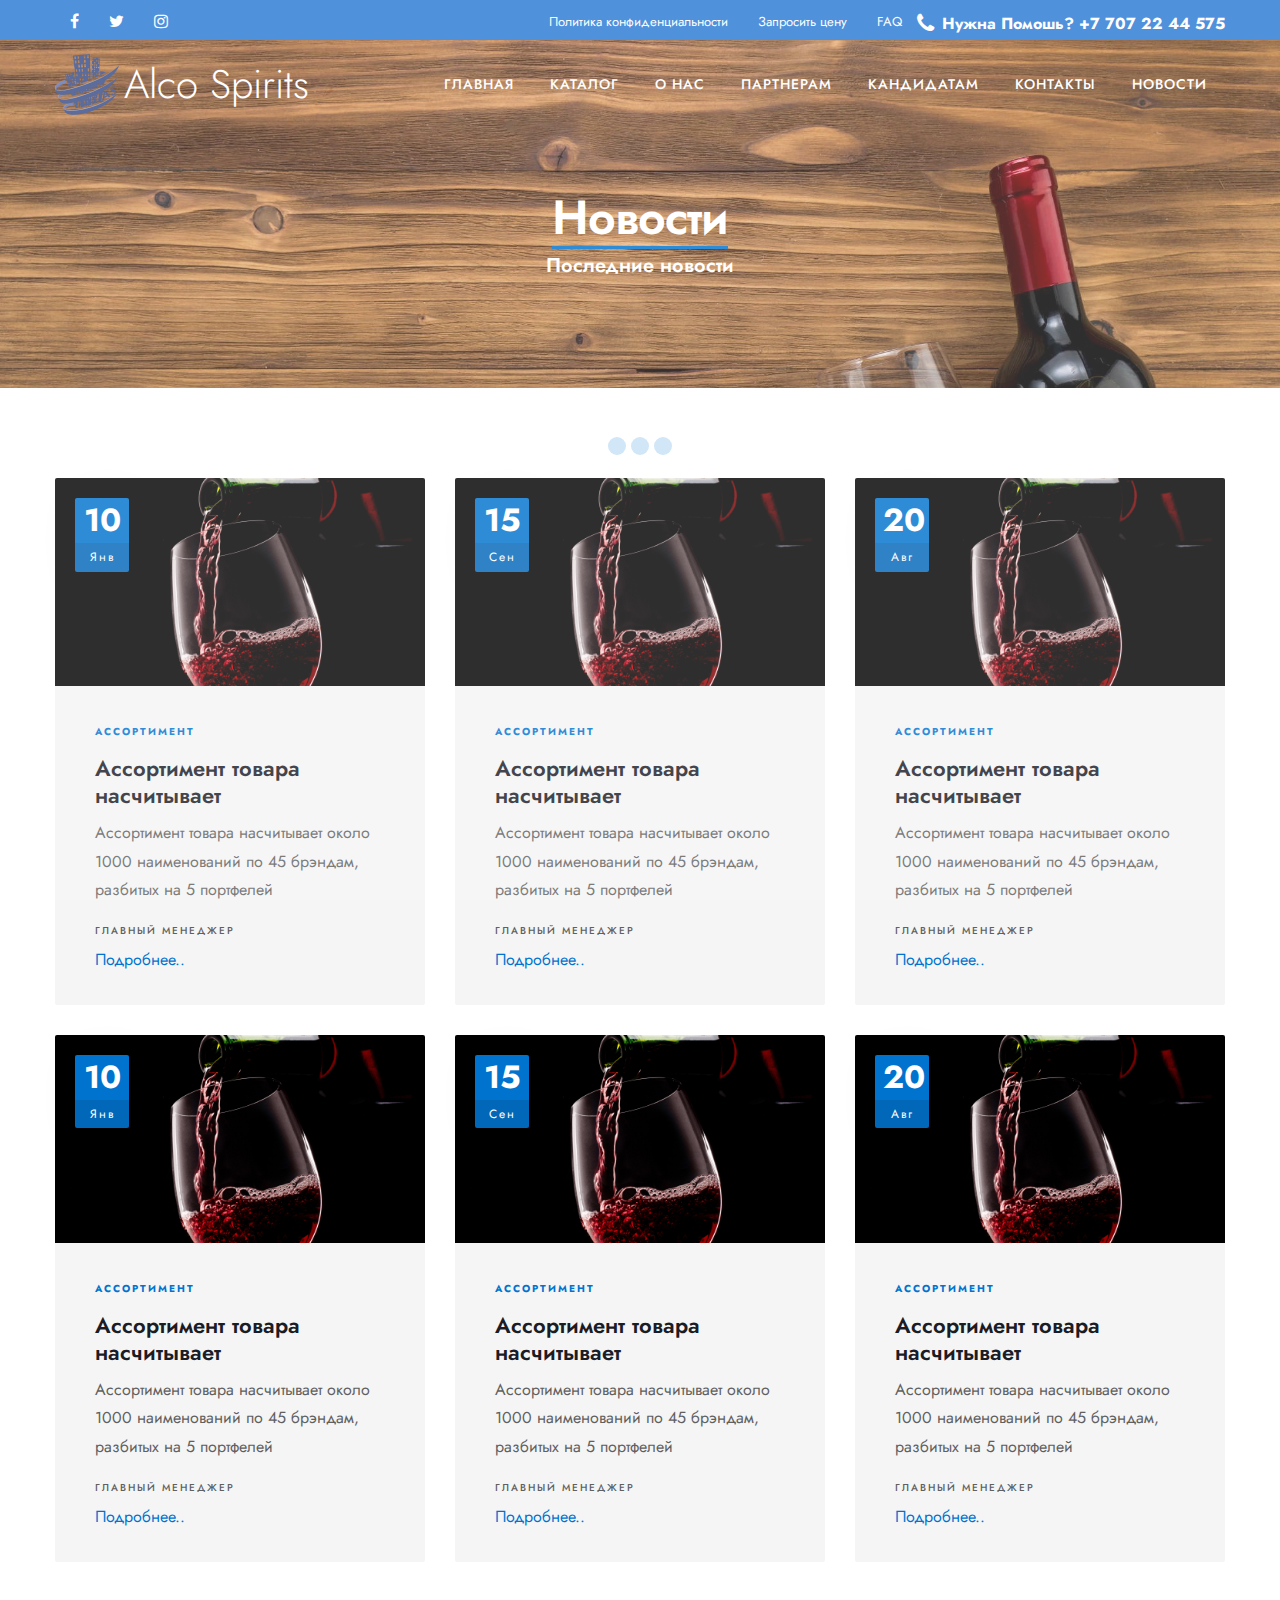
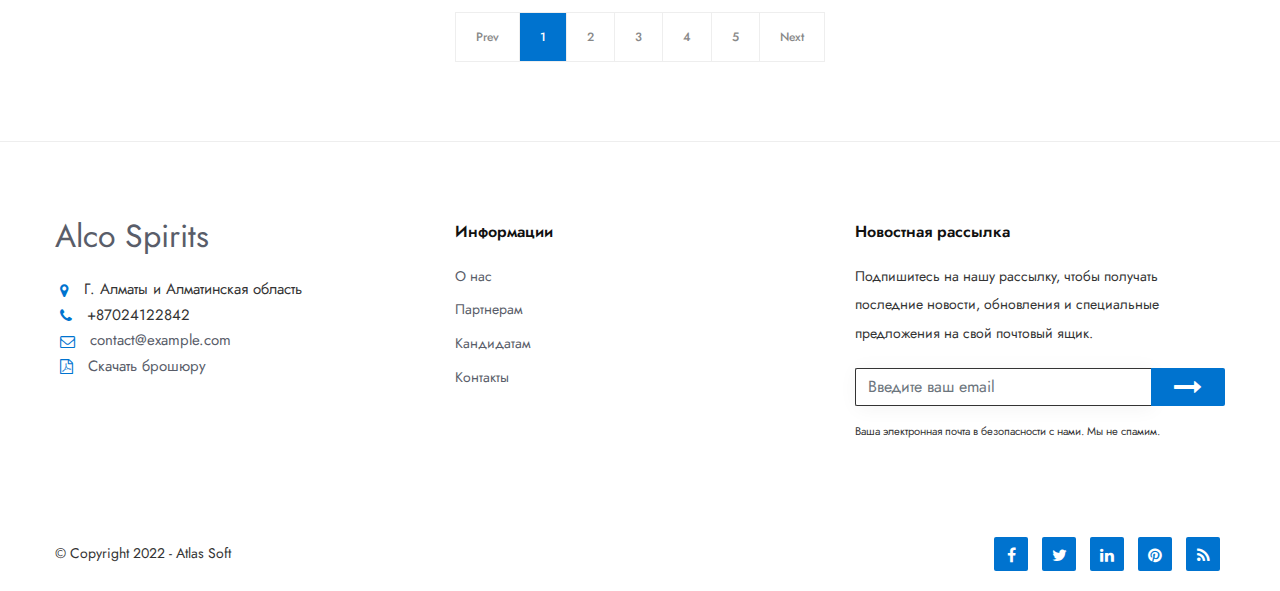
<file: news.html>
<!DOCTYPE html>
<html lang="zxx">

<head>
    <meta charset="utf-8">
    <title>Новости</title>
    <meta content="width=device-width, initial-scale=1.0" name="viewport">
    <meta content="Justica - Lawyer and Attorney Website Template" name="description">
    <meta content="" name="keywords">
    <meta content="" name="author">
    <!--[if lt IE 9]>
    <script src="js/html5shiv.js"></script>
    <![endif]-->
    <!-- CSS Files
    ================================================== -->
    <link id="bootstrap" href="css/bootstrap.min.css" rel="stylesheet" type="text/css" />
    <link id="bootstrap-grid" href="css/bootstrap-grid.min.css" rel="stylesheet" type="text/css" />
    <link id="bootstrap-reboot" href="css/bootstrap-reboot.min.css" rel="stylesheet" type="text/css" />
    <link href="css/animate.css" rel="stylesheet" type="text/css">
    <link href="css/owl.carousel.css" rel="stylesheet" type="text/css">
    <link href="css/owl.theme.css" rel="stylesheet" type="text/css">
    <link href="css/owl.transitions.css" rel="stylesheet" type="text/css">
    <link href="css/magnific-popup.css" rel="stylesheet" type="text/css">
    <link href="css/jquery.countdown.css" rel="stylesheet" type="text/css">
    <link href="css/style.css" rel="stylesheet" type="text/css">
    <!-- color scheme -->
    <link id="colors" href="css/colors/scheme-01.css" rel="stylesheet" type="text/css">
    <link href="css/coloring.css" rel="stylesheet" type="text/css">
    <link rel="icon" sizes="16x16" href="./images/logo.png">
</head>

<body>
    <div id="wrapper">
        <div id="topbar" class="topbar-noborder">
            <div class="container">
                <div class="topbar-left sm-hide">
                    <span class="topbar-widget tb-social">
                        <a href="#"><i class="fa fa-facebook"></i></a>
                        <a href="#"><i class="fa fa-twitter"></i></a>
                        <a href="#"><i class="fa fa-instagram"></i></a>
                    </span>
                </div>
                <div class="topbar-right">
                    <div class="topbar-right">
                        <span class="topbar-widget"><a href="#">Политика конфиденциальности</a></span>
                        <span class="topbar-widget"><a href="#">Запросить цену</a></span>
                        <span class="topbar-widget"><a href="#">FAQ</a></span>
                    </div>
                    <div class="de-flex-col">
                        <div class="h-phone md-hide"><span>Нужна&nbsp;Помошь?</span><i class="fa fa-phone"></i> +7 707
                            22 44 575</div>
                        <span id="menu-btn"></span>
                    </div>
                </div>
                <div class="clearfix"></div>
            </div>
        </div>
        <!-- header begin -->
        <header class="transparent">
            <div class="container">
                <div class="row">
                    <div class="col-md-12">
                        <div class="de-flex sm-pt10">
                            <div class="de-flex-col">
                                <!-- logo begin -->
                                <div id="logo">
                                    <a class="logo" href="index.html">                          
                                        <img alt="" class="logo" src="images/logo-2.png"/>
                                        Alco Spirits
                                        <!-- <img alt="" class="logo-2" src="images/logo-1.jpg" style="width: 50px;"/> -->
                                    </a>
                                </div>
                                <!-- logo close -->
                            </div>
                            <div class="de-flex-col header-col-mid">
                                <!-- mainmenu begin -->
                                <ul id="mainmenu">
                                    <li><a href="index.html">Главная</a></li>
                                    <li><a href="catalog.html">Каталог</a></li>
                                    <li>
                                      <a href="about.html">О нас</a>
                                      <ul>
                                        <li><a href="about.html">История компании</a></li>
                                        <li><a href="about.html">Миссия, ценности</a></li>
                                        <li><a href="team.html">Наши сотрудники</a></li>
                                        <li><a href="about.html">История успеха</a></li>
                                        <li>
                                          <a href="contact.html"
                                            >Локации: склад, офис 1, офис 2</a
                                          >
                                        </li>
                                      </ul>
                                    </li>
                                    <li>
                                      <a href="practice-areas.html">Партнерам</a>
                                      <ul>
                                        <li><a href="practice-areas.html">Бренды</a></li>
                                        <li>
                                          <a href="conditions.html">Условия работы</a>
                                        </li>
                                        <li>
                                          <a href="contact.html">Обратная связь</a>
                                        </li>
                                      </ul>
                                    </li>
                                    <li>
                                      <a href="practice-areas.html">Кандидатам</a>
                                      <ul>
                                        <li><a href="practice-areas.html">Вакансии</a></li>
                                        <li>
                                          <a href="conditions.html">Условия работы</a>
                                        </li>
                                        <li>
                                          <a href="practice-areas.html">Выслать резюме</a>
                                        </li>
                                      </ul>
                                    </li>
                                    <li>
                                      <a href="contact.html">Контакты</a>
                                      <ul>
                                        <li><a href="contact.html">Адреса и телефоны</a></li>
                                        <li><a href="contact.html">Обратная связь</a></li>
                                      </ul>
                                    </li>
                                    <li>
                                        <a href="news.html">Новости</a>
                                        <ul>
                                            <li><a href="news.html">Новости</a></li>
                                          <li><a href="blog-single.html">Корпоративная жизнь</a></li>
                                        </ul>
                                    </li>  
                                </ul>
                                <!-- mainmenu close -->
                            </div>

                        </div>
                    </div>
                </div>
            </div>
        </header>
        <!-- header close -->
        <!-- content begin -->
        <div class="no-bottom no-top" id="content">
            <div id="top"></div>
            <!-- section begin -->
            <section id="subheader" class="text-light" data-stellar-background-ratio=".2" data-bgimage="url(images/bg-1.jpg) ">
                <div class="center-y relative text-center">
                    <div class="container">
                        <div class="row">
                            <div class="col-md-12 text-center">
                                <h1>Новости</h1>
                                <h4>Последние новости</h6>
                            </div>
                            <div class="clearfix"></div>
                        </div>
                    </div>
                </div>
            </section>
            <!-- section close -->
            <!-- section begin -->
            <section aria-label="section">
                <div class="container">
                    <div class="row">
                        <div class="col-lg-4 col-md-6 mb30">
                            <div class="bloglist item">
                                <div class="post-content">
                                    <div class="date-box">
                                        <div class="m">10</div>
                                        <div class="d">Янв</div>
                                    </div>
                                    <div class="post-image">
                                        <img alt="" src="images/pic-2.jpg">
                                    </div>
                                    <div class="post-text">
                                        <span class="p-tagline">Ассортимент </span>
                                        <h4><a href="blog-single.html">Ассортимент товара насчитывает <span></span></a></h4>
                                        <p>Ассортимент товара насчитывает около 1000 наименований по 45 брэндам, разбитых на 5 портфелей</p>
                                        <span class="p-author">Главный менеджер</span> <br>
                                        <a href="blog-single.html" class="">Подробнее..</a>
                                    </div>
                 
                                </div>
                            </div>
                        </div>
                        <div class="col-lg-4 col-md-6 mb30">
                            <div class="bloglist item">
                                <div class="post-content">
                                    <div class="date-box">
                                        <div class="m">15</div>
                                        <div class="d">Сен</div>
                                    </div>
                                    <div class="post-image">
                                        <img alt="" src="images/pic-2.jpg">
                                    </div>
                                    <div class="post-text">
                                        <span class="p-tagline">Ассортимент </span>
                                        <h4><a href="blog-single.html">Ассортимент товара насчитывает <span></span></a></h4>
                                        <p>Ассортимент товара насчитывает около 1000 наименований по 45 брэндам, разбитых на 5 портфелей</p>
                                        <span class="p-author">Главный менеджер</span> <br>
                                        <a href="blog-single.html" class="">Подробнее..</a>
                                    </div>
                                </div>
                            </div>
                        </div>
                        <div class="col-lg-4 col-md-6 mb30">
                            <div class="bloglist item">
                                <div class="post-content">
                                    <div class="date-box">
                                        <div class="m">20</div>
                                        <div class="d">Авг</div>
                                    </div>
                                    <div class="post-image">
                                        <img alt="" src="images/pic-2.jpg">
                                    </div>
                                    <div class="post-text">
                                        <span class="p-tagline">Ассортимент </span>
                                        <h4><a href="blog-single.html">Ассортимент товара насчитывает <span></span></a></h4>
                                        <p>Ассортимент товара насчитывает около 1000 наименований по 45 брэндам, разбитых на 5 портфелей</p>
                                        <span class="p-author">Главный менеджер</span> <br>
                                        <a href="blog-single.html" class="">Подробнее..</a>
                                    </div>
                                </div>
                            </div>
                        </div>
                        <div class="col-lg-4 col-md-6 mb30">
                            <div class="bloglist item">
                                <div class="post-content">
                                    <div class="date-box">
                                        <div class="m">10</div>
                                        <div class="d">Янв</div>
                                    </div>
                                    <div class="post-image">
                                        <img alt="" src="images/pic-2.jpg">
                                    </div>
                                    <div class="post-text">
                                        <span class="p-tagline">Ассортимент </span>
                                        <h4><a href="blog-single.html">Ассортимент товара насчитывает <span></span></a></h4>
                                        <p>Ассортимент товара насчитывает около 1000 наименований по 45 брэндам, разбитых на 5 портфелей</p>
                                        <span class="p-author">Главный менеджер</span> <br>
                                        <a href="blog-single.html" class="">Подробнее..</a>
                                    </div>
                                </div>
                            </div>
                        </div>
                        <div class="col-lg-4 col-md-6 mb30">
                            <div class="bloglist item">
                                <div class="post-content">
                                    <div class="date-box">
                                        <div class="m">15</div>
                                        <div class="d">Сен</div>
                                    </div>
                                    <div class="post-image">
                                        <img alt="" src="images/pic-2.jpg">
                                    </div>
                                    <div class="post-text">
                                        <span class="p-tagline">Ассортимент </span>
                                        <h4><a href="blog-single.html">Ассортимент товара насчитывает <span></span></a></h4>
                                        <p>Ассортимент товара насчитывает около 1000 наименований по 45 брэндам, разбитых на 5 портфелей</p>
                                        <span class="p-author">Главный менеджер</span> <br>
                                        <a href="blog-single.html" class="">Подробнее..</a>
                                    </div>
                                </div>
                            </div>
                        </div>
                        <div class="col-lg-4 col-md-6 mb30">
                            <div class="bloglist item">
                                <div class="post-content">
                                    <div class="date-box">
                                        <div class="m">20</div>
                                        <div class="d">Авг</div>
                                    </div>
                                    <div class="post-image">
                                        <img alt="" src="images/pic-2.jpg">
                                    </div>
                                    <div class="post-text">
                                        <span class="p-tagline">Ассортимент </span>
                                        <h4><a href="blog-single.html">Ассортимент товара насчитывает <span></span></a></h4>
                                        <p>Ассортимент товара насчитывает около 1000 наименований по 45 брэндам, разбитых на 5 портфелей</p>
                                        <span class="p-author">Главный менеджер</span> <br>
                                        <a href="blog-single.html" class="">Подробнее..</a>
                                    </div>
                                </div>
                            </div>
                        </div>
                        <div class="spacer-single"></div>
                        <ul class="pagination">
                            <li><a href="#">Prev</a></li>
                            <li class="active"><a href="#">1</a></li>
                            <li><a href="#">2</a></li>
                            <li><a href="#">3</a></li>
                            <li><a href="#">4</a></li>
                            <li><a href="#">5</a></li>
                            <li><a href="#">Next</a></li>
                        </ul>
                    </div>
                </div>
            </section>
        </div>
        <!-- content close -->
        <a href="#" id="back-to-top"></a>
        <!-- footer begin -->
        <footer class="footer-light">
            <div class="container">
                <div class="row">
                    <div class="col-lg-4">
                        <div class="widget">
                            <!-- logo begin -->
                            <a class="footer__logo" href="index.html">
                                Alco Spirits
                            </a>
                            <!-- logo close -->
                            <address class="s1">
                                <span><i class="id-color fa fa-map-marker fa-lg"></i>Г. Алматы и Алматинская
                                    область</span>
                                <span><i class="id-color fa fa-phone fa-lg"></i>+87024122842</span>
                                <span><i class="id-color fa fa-envelope-o fa-lg"></i><a
                                        href="mailto:contact@example.com">contact@example.com</a></span>
                                <span><i class="id-color fa fa-file-pdf-o fa-lg"></i><a href="#">Скачать
                                        брошюру</a></span>
                            </address>
                        </div>
                    </div>
                    <div class="col-md-4">
                        <h5 class="id-color mb20">Информации</h5>
                        <ul class="ul-style-2">
                            <ul class="p-none">
                                <li><a href="about.html">О нас</a> </li>
                                <li><a href="practice-areas.html">Партнерам</a></li>
                                <li><a href="practice-areas.html">Кандидатам</a></li>
                                <li><a href="contact.html">Контакты</a></li>
                            </ul>
                        </ul>
                    </div>
                    <div class="col-lg-4">
                        <div class="widget">
                            <h5 class="id-color">Новостная рассылка</h5>
                            <p>Подпишитесь на нашу рассылку, чтобы получать последние новости, обновления и специальные
                                предложения на свой почтовый ящик.</p>
                            <form action="blank.php" class="row" id="form_subscribe" method="post"
                                name="form_subscribe">
                                <div class="col text-center">
                                    <input class="form-control" id="name_1" name="name_1"
                                        placeholder="Введите ваш email" type="text" /> <a href="#" id="btn-submit"><i
                                            class="fa fa-long-arrow-right"></i></a>
                                    <div class="clearfix"></div>
                                </div>
                            </form>
                            <div class="spacer-10"></div>
                            <small>Ваша электронная почта в безопасности с нами. Мы не спамим.</small>
                        </div>
                    </div>
                </div>
            </div>
            <div class="subfooter">
                <div class="container">
                    <div class="row">
                        <div class="col-md-12">
                            <div class="de-flex">
                                <div class="de-flex-col">
                                    &copy; Copyright 2022 - Atlas Soft
                                </div>
                                <div class="de-flex-col">
                                    <div class="social-icons">
                                        <a href="#"><i class="fa fa-facebook fa-lg"></i></a>
                                        <a href="#"><i class="fa fa-twitter fa-lg"></i></a>
                                        <a href="#"><i class="fa fa-linkedin fa-lg"></i></a>
                                        <a href="#"><i class="fa fa-pinterest fa-lg"></i></a>
                                        <a href="#"><i class="fa fa-rss fa-lg"></i></a>
                                    </div>
                                </div>
                            </div>
                        </div>
                    </div>
                </div>
            </div>
        </footer>
        <!-- footer close -->
        <div id="preloader">
            <div class="spinner">
                <div class="bounce1"></div>
                <div class="bounce2"></div>
                <div class="bounce3"></div>
            </div>
        </div>
    </div>
    <!-- Javascript Files
    ================================================== -->
    <script src="js/jquery.min.js"></script>
    <script src="js/bootstrap.min.js"></script>
    <script src="js/wow.min.js"></script>
    <script src="js/jquery.isotope.min.js"></script>
    <script src="js/easing.js"></script>
    <script src="js/owl.carousel.js"></script>
    <script src="js/validation.js"></script>
    <script src="js/jquery.magnific-popup.min.js"></script>
    <script src="js/enquire.min.js"></script>
    <script src="js/jquery.stellar.min.js"></script>
    <script src="js/jquery.plugin.js"></script>
    <script src="js/typed.js"></script>
    <script src="js/jquery.countTo.js"></script>
    <script src="js/jquery.countdown.js"></script>
    <script src="js/designesia.js"></script>
</body>

</html>
</file>
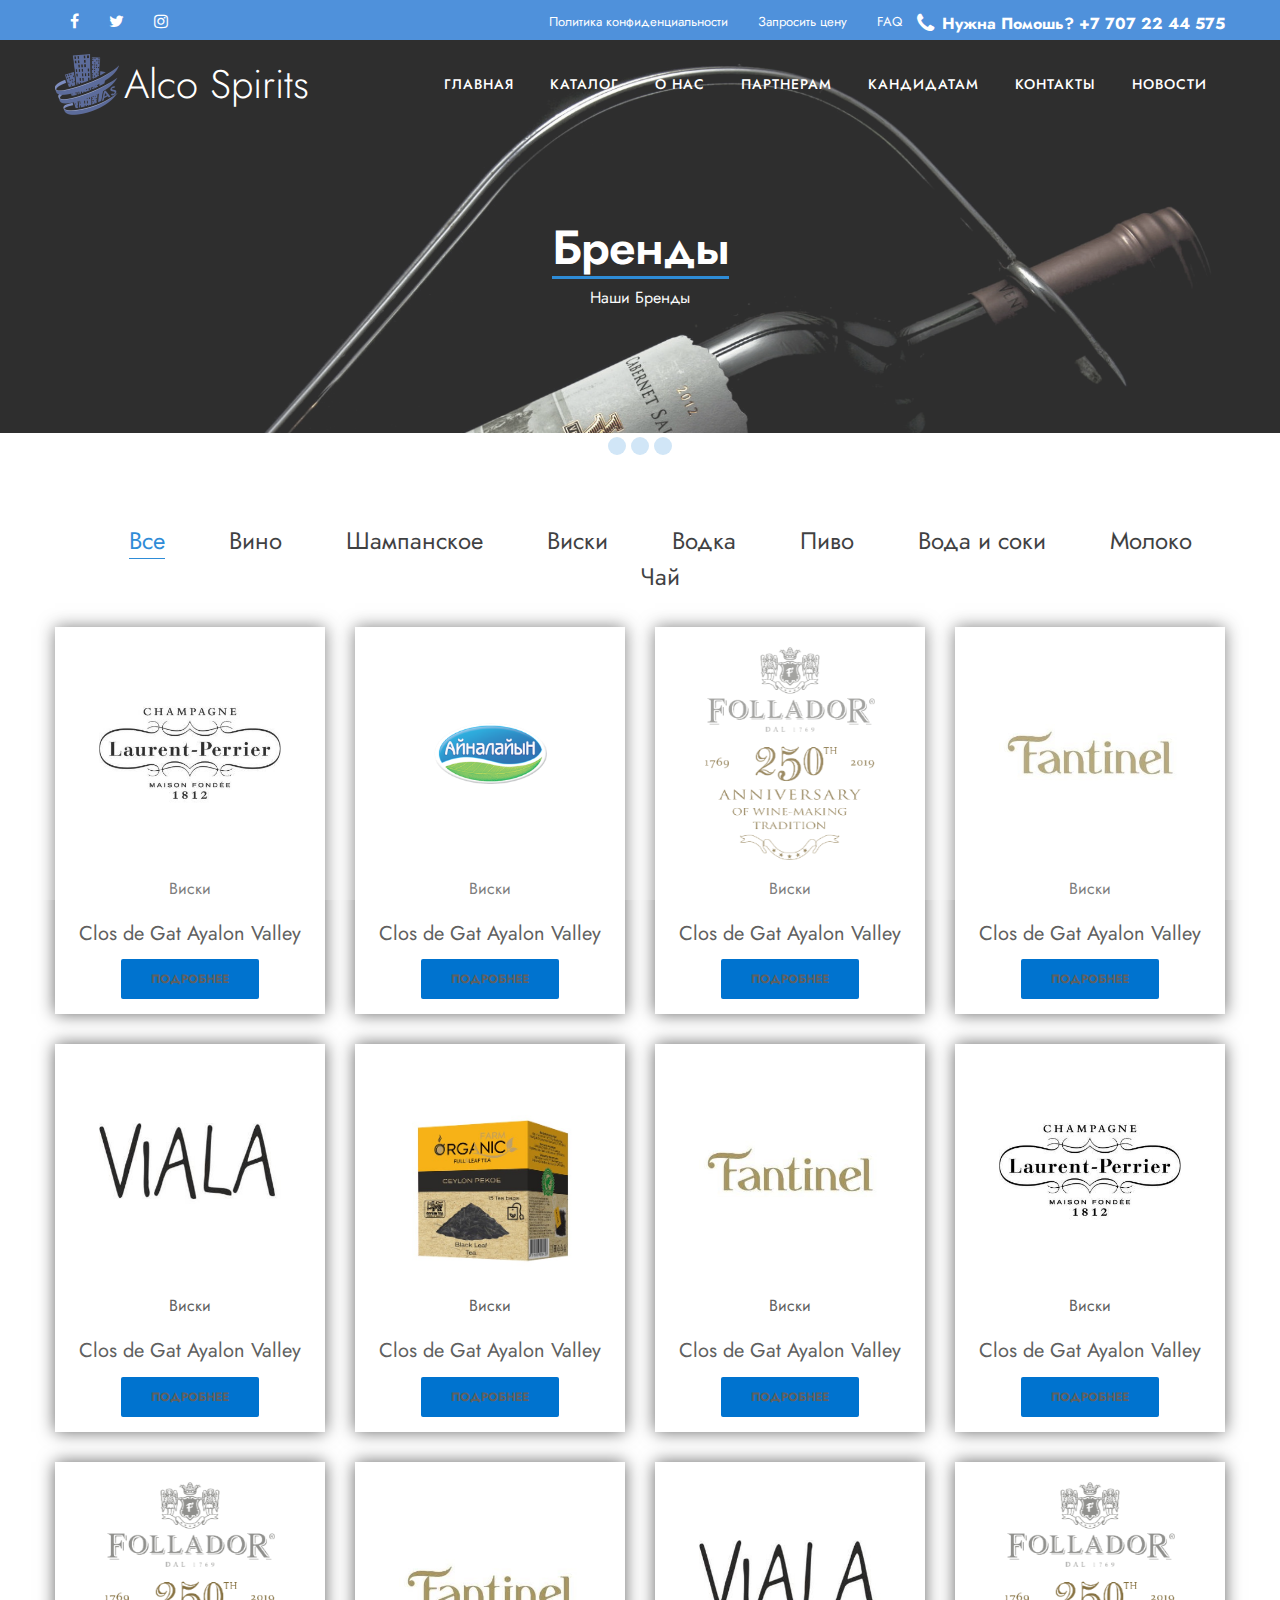
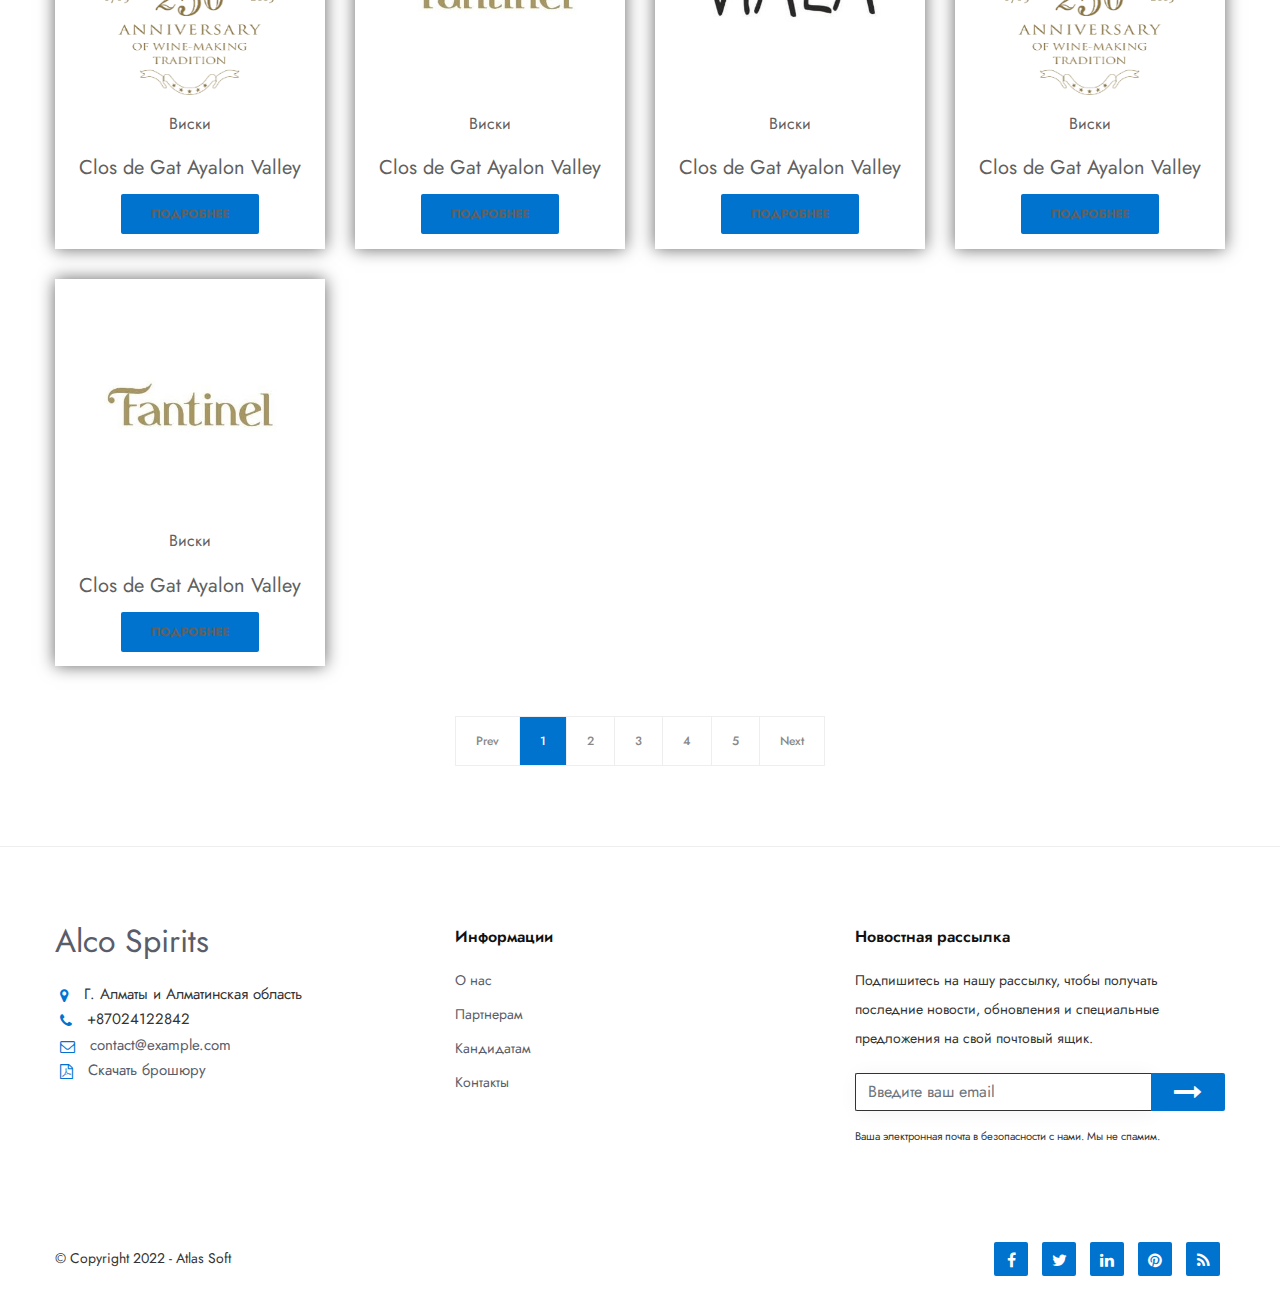
<file: practice-areas.html>
<!DOCTYPE html>
<html lang="zxx">

<head>
    <meta charset="utf-8">
    <title>Партнерам</title>
    <meta content="width=device-width, initial-scale=1.0" name="viewport">
    <meta content="Justica - Lawyer and Attorney Website Template" name="description">
    <meta content="" name="keywords">
    <meta content="" name="author">
    <!--[if lt IE 9]>
    <script src="js/html5shiv.js"></script>
    <![endif]-->
    <!-- CSS Files
    ================================================== -->
    <link id="bootstrap" href="css/bootstrap.min.css" rel="stylesheet" type="text/css" />
    <link id="bootstrap-grid" href="css/bootstrap-grid.min.css" rel="stylesheet" type="text/css" />
    <link id="bootstrap-reboot" href="css/bootstrap-reboot.min.css" rel="stylesheet" type="text/css" />
    <link href="css/animate.css" rel="stylesheet" type="text/css">
    <link href="css/owl.carousel.css" rel="stylesheet" type="text/css">
    <link href="css/owl.theme.css" rel="stylesheet" type="text/css">
    <link href="css/owl.transitions.css" rel="stylesheet" type="text/css">
    <link href="css/magnific-popup.css" rel="stylesheet" type="text/css">
    <link href="css/jquery.countdown.css" rel="stylesheet" type="text/css">
    <link href="css/style.css" rel="stylesheet" type="text/css">
    <!-- color scheme -->
    <link id="colors" href="css/colors/scheme-01.css" rel="stylesheet" type="text/css">
    <link href="css/coloring.css" rel="stylesheet" type="text/css">
    <link rel="icon" sizes="16x16" href="./images/logo.png">
</head>

<body>
    <div id="wrapper">
        <div id="topbar" class="topbar-noborder">
            <div class="container">
                <div class="topbar-left sm-hide">
                    <span class="topbar-widget tb-social">
                        <a href="#"><i class="fa fa-facebook"></i></a>
                        <a href="#"><i class="fa fa-twitter"></i></a>
                        <a href="#"><i class="fa fa-instagram"></i></a>
                    </span>
                </div>
                <div class="topbar-right">
                    <div class="topbar-right">
                        <span class="topbar-widget"><a href="#">Политика конфиденциальности</a></span>
                        <span class="topbar-widget"><a href="#">Запросить цену</a></span>
                        <span class="topbar-widget"><a href="#">FAQ</a></span>
                    </div>
                    <div class="de-flex-col">
                        <div class="h-phone md-hide"><span>Нужна&nbsp;Помошь?</span><i class="fa fa-phone"></i> +7 707
                            22 44 575</div>
                        <span id="menu-btn"></span>
                    </div>
                </div>
                <div class="clearfix"></div>
            </div>
        </div>
        <!-- header begin -->
        <header class="transparent scroll-light">
            <div class="container">
                <div class="row">
                    <div class="col-md-12">
                        <div class="de-flex sm-pt10">
                            <div class="de-flex-col">
                                <!-- logo begin -->
                                <div id="logo">
                                    <a class="logo" href="index.html">                          
                                        <img alt="" class="logo" src="images/logo-2.png"/>
                                        Alco Spirits
                                        <!-- <img alt="" class="logo-2" src="images/logo-1.jpg" style="width: 50px;"/> -->
                                    </a>
                                </div>       
                                <!-- logo close -->
                            </div>
                            <div class="de-flex-col header-col-mid">
                                <!-- mainmenu begin -->
                                <ul id="mainmenu">
                                    <li><a href="index.html">Главная</a></li>
                                    <li><a href="catalog.html">Каталог</a></li>
                                    <li>
                                      <a href="about.html">О нас</a>
                                      <ul>
                                        <li><a href="about.html">История компании</a></li>
                                        <li><a href="about.html">Миссия, ценности</a></li>
                                        <li><a href="team.html">Наши сотрудники</a></li>
                                        <li><a href="about.html">История успеха</a></li>
                                        <li>
                                          <a href="contact.html"
                                            >Локации: склад, офис 1, офис 2</a
                                          >
                                        </li>
                                      </ul>
                                    </li>
                                    <li>
                                      <a href="practice-areas.html">Партнерам</a>
                                      <ul>
                                        <li><a href="practice-areas.html">Бренды</a></li>
                                        <li>
                                          <a href="conditions.html">Условия работы</a>
                                        </li>
                                        <li>
                                          <a href="contact.html">Обратная связь</a>
                                        </li>
                                      </ul>
                                    </li>
                                    <li>
                                      <a href="practice-areas.html">Кандидатам</a>
                                      <ul>
                                        <li><a href="practice-areas.html">Вакансии</a></li>
                                        <li>
                                          <a href="conditions.html">Условия работы</a>
                                        </li>
                                        <li>
                                          <a href="practice-areas.html">Выслать резюме</a>
                                        </li>
                                      </ul>
                                    </li>
                                    <li>
                                      <a href="contact.html">Контакты</a>
                                      <ul>
                                        <li><a href="contact.html">Адреса и телефоны</a></li>
                                        <li><a href="contact.html">Обратная связь</a></li>
                                      </ul>
                                    </li>
                                    <li>
                                        <a href="news.html">Новости</a>
                                        <ul>
                                            <li><a href="news.html">Новости</a></li>
                                          <li><a href="blog-single.html">Корпоративная жизнь</a></li>
                                        </ul>
                                    </li>  
                                </ul>
                                <!-- mainmenu close -->
                            </div>

                        </div>
                    </div>
                </div>
            </div>
        </header>
        <!-- header close -->
        <!-- content begin -->
        <div class="no-bottom no-top" id="content">
            <div id="top"></div>
            <!-- section begin -->
            <section id="subheader" class="text-light" data-stellar-background-ratio=".2"
                data-bgimage="url(images/bg-2.jpg) top">
                <div class="center-y relative text-center">
                    <div class="container">
                        <div class="row">
                            <div class="col text-center">
                                <div class="spacer-single"></div>
                                <h1>Бренды</h1>
                                <p>Наши Бренды</p>
                            </div>
                            <div class="clearfix"></div>
                        </div>
                    </div>
                </div>
            </section>
            <!-- section close -->

             <section class="sort" id="sort"> 
                <div class="container">
                    <div class="sort align-items">
                        <ul class="sort__filter row filter">
                            <li class="filter__items filter__items--active">Все</li>
                            <li class="filter__items">Вино</li>
                            <li class="filter__items">Шампанское</li>
                            <li class="filter__items">Виски</li>
                            <li class="filter__items">Водка</li>
                            <li class="filter__items">Пиво</li>
                            <li class="filter__items">Вода и соки</li>
                            <li class="filter__items">Молоко</li>
                            <li class="filter__items">Чай</li>
                        </ul>
                        <div class="sort__row row">
                            <div class="sort__item product__item-wrapper  col-lg-3 col-md-4 col-sm-6 mb30" data-all="" data-champ="" style="background-size: cover;">
                                <a href="tovar.html">
                                    </a><div class="product__item" style="background-size: cover;"><a href="tovar.html">
                                        <div class="product__item-img" style="background-size: cover;">
                                            <img src="images/brands/champ-1.jpg" alt="Clos de Gat Ayalon Valley">
                                        </div>
                                        <div class="product__item-mark" style="background-size: cover;">
                                            <span> Виски </span>
                                         
                                        </div>
                                        <div class="product__item-title" style="background-size: cover;"> Clos de Gat Ayalon Valley </div>
                                        </a><div class="product__item-btn-wrapper" style="background-size: cover;"><a href="tovar.html">
                                            </a><a class="btn-custom bubbly-button" href="tovar.html">Подробнее</a>
                                        </div>                                 
                                     </div>
                                                           
                            </div>

                            <div class="sort__item product__item-wrapper  col-lg-3 col-md-4 col-sm-6 mb30" data-all="" data-milk="" style="background-size: cover;">
                                <a href="tovar.html">
                                    </a><div class="product__item" style="background-size: cover;"><a href="tovar.html">
                                        <div class="product__item-img" style="background-size: cover;">
                                            <img src="images/brands/milk-1.png" alt="Clos de Gat Ayalon Valley">
                                        </div>
                                        <div class="product__item-mark" style="background-size: cover;">
                                            <span> Виски </span>
                                         
                                        </div>
                                        <div class="product__item-title" style="background-size: cover;"> Clos de Gat Ayalon Valley </div> 
                                 
                                        </a><div class="product__item-btn-wrapper" style="background-size: cover;"><a href="tovar.html">
                                            </a><a class="btn-custom bubbly-button" href="tovar.html">Подробнее</a>
                                        </div>
                                    
                                     </div>
                                                           
                            </div>
 
                            <div class="sort__item product__item-wrapper  col-lg-3 col-md-4 col-sm-6 mb30" data-all="" data-wine="" style="background-size: cover;">
                                <a href="tovar.html">
                                    </a><div class="product__item" style="background-size: cover;"><a href="tovar.html">
                                        <div class="product__item-img" style="background-size: cover;">
                                            <img src="images/brands/wine-1.png" alt="Clos de Gat Ayalon Valley">
                                        </div>
                                        <div class="product__item-mark" style="background-size: cover;">
                                            <span> Виски </span>
                                         
                                        </div>
                                        <div class="product__item-title" style="background-size: cover;"> Clos de Gat Ayalon Valley </div> 
                                 
                                        </a><div class="product__item-btn-wrapper" style="background-size: cover;"><a href="tovar.html">
                                            </a><a class="btn-custom bubbly-button" href="tovar.html">Подробнее</a>
                                        </div>
                                    
                                     </div>
                                                           
                            </div>

                            <div class="sort__item product__item-wrapper  col-lg-3 col-md-4 col-sm-6 mb30" data-all="" data-vodka="" style="background-size: cover;">
                                <a href="tovar.html">
                                    </a><div class="product__item" style="background-size: cover;"><a href="tovar.html">
                                        <div class="product__item-img" style="background-size: cover;">
                                            <img src="images/brands/wine-2.jpg" alt="Clos de Gat Ayalon Valley">
                                        </div>
                                        <div class="product__item-mark" style="background-size: cover;">
                                            <span> Виски </span>
                                         
                                        </div>
                                        <div class="product__item-title" style="background-size: cover;"> Clos de Gat Ayalon Valley </div> 
                                 
                                        </a><div class="product__item-btn-wrapper" style="background-size: cover;"><a href="tovar.html">
                                            </a><a class="btn-custom bubbly-button" href="tovar.html">Подробнее</a>
                                        </div>
                                    
                                     </div>
                                                           
                            </div>

                            <div class="sort__item product__item-wrapper col-lg-3 col-md-4 col-sm-6 mb30" data-all="" data-whiskey="" style="background-size: cover;">
                                <a href="tovar.html">
                                    </a><div class="product__item" style="background-size: cover;"><a href="tovar.html">
                                        <div class="product__item-img" style="background-size: cover;">
                                            <img src="images/brands/wine-3.jpg" alt="Clos de Gat Ayalon Valley">
                                        </div>
                                        <div class="product__item-mark" style="background-size: cover;">
                                            <span> Виски </span>
                                         
                                        </div>
                                        <div class="product__item-title" style="background-size: cover;"> Clos de Gat Ayalon Valley </div> 
                                 
                                        </a><div class="product__item-btn-wrapper" style="background-size: cover;"><a href="tovar.html">
                                            </a><a class="btn-custom bubbly-button" href="tovar.html">Подробнее</a>
                                        </div>
                                    
                                     </div>
                                                           
                            </div>

                            <div class="sort__item product__item-wrapper  col-lg-3 col-md-4 col-sm-6 mb30" data-all="" data-tea="" style="background-size: cover;">
                                <a href="tovar.html">
                                    </a><div class="product__item" style="background-size: cover;"><a href="tovar.html">
                                        <div class="product__item-img" style="background-size: cover;">
                                            <img src="images/catalog/tea-1.jpg" alt="Clos de Gat Ayalon Valley">
                                        </div>
                                        <div class="product__item-mark" style="background-size: cover;">
                                            <span> Виски </span>
                                         
                                        </div>
                                        <div class="product__item-title" style="background-size: cover;"> Clos de Gat Ayalon Valley </div> 
                                 
                                        </a><div class="product__item-btn-wrapper" style="background-size: cover;"><a href="tovar.html">
                                            </a><a class="btn-custom bubbly-button" href="tovar.html">Подробнее</a>
                                        </div>
                                    
                                     </div>
                                                           
                            </div>

                            <div class="sort__item product__item-wrapper  col-lg-3 col-md-4 col-sm-6 mb30" data-all="" data-beer="" style="background-size: cover;">
                                <a href="tovar.html">
                                    </a><div class="product__item" style="background-size: cover;"><a href="tovar.html">
                                        <div class="product__item-img" style="background-size: cover;">
                                            <img src="images/brands/wine-2.jpg" alt="Clos de Gat Ayalon Valley">
                                        </div>
                                        <div class="product__item-mark" style="background-size: cover;">
                                            <span> Виски </span>
                                         
                                        </div>
                                        <div class="product__item-title" style="background-size: cover;"> Clos de Gat Ayalon Valley </div> 
                                 
                                        </a><div class="product__item-btn-wrapper" style="background-size: cover;"><a href="tovar.html">
                                            </a><a class="btn-custom bubbly-button" href="tovar.html">Подробнее</a>
                                        </div>
                                    
                                     </div>
                                                           
                            </div>

                            <div class="sort__item product__item-wrapper  col-lg-3 col-md-4 col-sm-6 mb30" data-all="" data-water-juicy="" style="background-size: cover;">
                                <a href="tovar.html">
                                    </a><div class="product__item" style="background-size: cover;"><a href="tovar.html">
                                        <div class="product__item-img" style="background-size: cover;">
                                            <img src="images/brands/champ-1.jpg" alt="Clos de Gat Ayalon Valley">
                                        </div>
                                        <div class="product__item-mark" style="background-size: cover;">
                                            <span> Виски </span>
                                         
                                        </div>
                                        <div class="product__item-title" style="background-size: cover;"> Clos de Gat Ayalon Valley </div>
                                        </a><div class="product__item-btn-wrapper" style="background-size: cover;"><a href="tovar.html">
                                            </a><a class="btn-custom bubbly-button" href="tovar.html">Подробнее</a>
                                        </div>                                 
                                     </div>
                                                           
                            </div>
 
                            <div class="sort__item product__item-wrapper col-lg-3 col-md-4 col-sm-6 mb30" data-all="" data-whiskey="" style="background-size: cover;">
                                <a href="tovar.html">
                                    </a><div class="product__item" style="background-size: cover;"><a href="tovar.html">
                                        <div class="product__item-img" style="background-size: cover;">
                                            <img src="images/brands/wine-1.png" alt="Clos de Gat Ayalon Valley">
                                        </div>
                                        <div class="product__item-mark" style="background-size: cover;">
                                            <span> Виски </span>
                                         
                                        </div>
                                        <div class="product__item-title" style="background-size: cover;"> Clos de Gat Ayalon Valley </div> 
                                 
                                        </a><div class="product__item-btn-wrapper" style="background-size: cover;"><a href="tovar.html">
                                            </a><a class="btn-custom bubbly-button" href="tovar.html">Подробнее</a>
                                        </div>
                                    
                                     </div>
                                                           
                            </div>

                            <div class="sort__item product__item-wrapper col-lg-3 col-md-4 col-sm-6 mb30" data-all="" data-whiskey="" style="background-size: cover;">
                                <a href="tovar.html">
                                    </a><div class="product__item" style="background-size: cover;"><a href="tovar.html">
                                        <div class="product__item-img" style="background-size: cover;">
                                            <img src="images/brands/wine-2.jpg" alt="Clos de Gat Ayalon Valley">
                                        </div>
                                        <div class="product__item-mark" style="background-size: cover;">
                                            <span> Виски </span>
                                         
                                        </div>
                                        <div class="product__item-title" style="background-size: cover;"> Clos de Gat Ayalon Valley </div> 
                                 
                                        </a><div class="product__item-btn-wrapper" style="background-size: cover;"><a href="tovar.html">
                                            </a><a class="btn-custom bubbly-button" href="tovar.html">Подробнее</a>
                                        </div>
                                    
                                     </div>
                                                           
                            </div>

                            <div class="sort__item product__item-wrapper col-lg-3 col-md-4 col-sm-6 mb30" data-all="" data-whiskey="" style="background-size: cover;">
                                <a href="tovar.html">
                                    </a><div class="product__item" style="background-size: cover;"><a href="tovar.html">
                                        <div class="product__item-img" style="background-size: cover;">
                                            <img src="images/brands/wine-3.jpg" alt="Clos de Gat Ayalon Valley">
                                        </div>
                                        <div class="product__item-mark" style="background-size: cover;">
                                            <span> Виски </span>
                                         
                                        </div>
                                        <div class="product__item-title" style="background-size: cover;"> Clos de Gat Ayalon Valley </div> 
                                 
                                        </a><div class="product__item-btn-wrapper" style="background-size: cover;"><a href="tovar.html">
                                            </a><a class="btn-custom bubbly-button" href="tovar.html">Подробнее</a>
                                        </div>
                                    
                                     </div>
                                                           
                            </div>

                            <div class="sort__item product__item-wrapper col-lg-3 col-md-4 col-sm-6 mb30" data-all="" data-whiskey="" style="background-size: cover;">
                                <a href="tovar.html">
                                    </a><div class="product__item" style="background-size: cover;"><a href="tovar.html">
                                        <div class="product__item-img" style="background-size: cover;">
                                            <img src="images/brands/wine-1.png" alt="Clos de Gat Ayalon Valley">
                                        </div>
                                        <div class="product__item-mark" style="background-size: cover;">
                                            <span> Виски </span>
                                         
                                        </div>
                                        <div class="product__item-title" style="background-size: cover;"> Clos de Gat Ayalon Valley </div> 
                                 
                                        </a><div class="product__item-btn-wrapper" style="background-size: cover;"><a href="tovar.html">
                                            </a><a class="btn-custom bubbly-button" href="tovar.html">Подробнее</a>
                                        </div>
                                    
                                     </div>
                                                           
                            </div>

                            <div class="sort__item product__item-wrapper col-lg-3 col-md-4 col-sm-6 mb30" data-all="" data-whiskey="" style="background-size: cover;">
                                <a href="tovar.html">
                                    </a><div class="product__item" style="background-size: cover;"><a href="tovar.html">
                                        <div class="product__item-img" style="background-size: cover;">
                                            <img src="images/brands/wine-2.jpg" alt="Clos de Gat Ayalon Valley">
                                        </div>
                                        <div class="product__item-mark" style="background-size: cover;">
                                            <span> Виски </span>
                                         
                                        </div>
                                        <div class="product__item-title" style="background-size: cover;"> Clos de Gat Ayalon Valley </div> 
                                 
                                        </a><div class="product__item-btn-wrapper" style="background-size: cover;"><a href="tovar.html">
                                            </a><a class="btn-custom bubbly-button" href="tovar.html">Подробнее</a>
                                        </div>
                                    
                                     </div>
                                                           
                            </div>

                  

                            <div class="spacer-single"></div>
                            <ul class="pagination">
                                <li><a href="#">Prev</a></li>
                                <li class="active"><a href="#">1</a></li>
                                <li><a href="#">2</a></li>
                                <li><a href="#">3</a></li>
                                <li><a href="#">4</a></li>
                                <li><a href="#">5</a></li>
                                <li><a href="#">Next</a></li>
                            </ul>
                        </div>
                   
                        <!-- <div class="sort__link readmore text-center">
                            <a onclick="myFunction()" id="myLink" href="#" class="link">Смотреть больше</a>
                        </div> -->
                    </div>
                </div>
            </section> 
        </div>
        <!-- content close -->
        </section> 
        <a href="#" id="back-to-top"></a>
        <!-- footer begin -->
        <footer class="footer-light">
            <div class="container">
                <div class="row">
                    <div class="col-lg-4">
                        <div class="widget">
                            <!-- logo begin -->
                            <a class="footer__logo" href="index.html">
                                Alco Spirits
                            </a>
                            <!-- logo close -->
                            <address class="s1">
                                <span><i class="id-color fa fa-map-marker fa-lg"></i>Г. Алматы и Алматинская
                                    область</span>
                                <span><i class="id-color fa fa-phone fa-lg"></i>+87024122842</span>
                                <span><i class="id-color fa fa-envelope-o fa-lg"></i><a
                                        href="mailto:contact@example.com">contact@example.com</a></span>
                                <span><i class="id-color fa fa-file-pdf-o fa-lg"></i><a href="#">Скачать
                                        брошюру</a></span>
                            </address>
                        </div>
                    </div>
                    <div class="col-md-4">
                        <h5 class="id-color mb20">Информации</h5>
                        <ul class="ul-style-2">
                            <ul class="p-none">
                                <li><a href="about.html">О нас</a> </li>
                                <li><a href="practice-areas.html">Партнерам</a></li>
                                <li><a href="practice-areas.html">Кандидатам</a></li>
                                <li><a href="contact.html">Контакты</a></li>
                            </ul>
                        </ul>
                    </div>
                    <div class="col-lg-4">
                        <div class="widget">
                            <h5 class="id-color">Новостная рассылка</h5>
                            <p>Подпишитесь на нашу рассылку, чтобы получать последние новости, обновления и специальные
                                предложения на свой почтовый ящик.</p>
                            <form action="blank.php" class="row" id="form_subscribe" method="post"
                                name="form_subscribe">
                                <div class="col text-center">
                                    <input class="form-control" id="name_1" name="name_1"
                                        placeholder="Введите ваш email" type="text" /> <a href="#" id="btn-submit"><i
                                            class="fa fa-long-arrow-right"></i></a>
                                    <div class="clearfix"></div>
                                </div>
                            </form>
                            <div class="spacer-10"></div>
                            <small>Ваша электронная почта в безопасности с нами. Мы не спамим.</small>
                        </div>
                    </div>
                </div>
            </div>
            <div class="subfooter">
                <div class="container">
                    <div class="row">
                        <div class="col-md-12">
                            <div class="de-flex">
                                <div class="de-flex-col">
                                    &copy; Copyright 2022 - Atlas Soft
                                </div>
                                <div class="de-flex-col">
                                    <div class="social-icons">
                                        <a href="#"><i class="fa fa-facebook fa-lg"></i></a>
                                        <a href="#"><i class="fa fa-twitter fa-lg"></i></a>
                                        <a href="#"><i class="fa fa-linkedin fa-lg"></i></a>
                                        <a href="#"><i class="fa fa-pinterest fa-lg"></i></a>
                                        <a href="#"><i class="fa fa-rss fa-lg"></i></a>
                                    </div>
                                </div>
                            </div>
                        </div>
                    </div>
                </div>
            </div>
        </footer>
        <!-- footer close -->
        <div id="preloader">
            <div class="spinner">
                <div class="bounce1"></div>
                <div class="bounce2"></div>
                <div class="bounce3"></div>
            </div>
        </div>
    </div>
    <!-- Javascript Files
    ================================================== -->
    <script src="js/filter.js"></script>
    <script src="js/jquery.min.js"></script>
    <script src="js/bootstrap.min.js"></script>
    <script src="js/wow.min.js"></script>
    <script src="js/jquery.isotope.min.js"></script>
    <script src="js/easing.js"></script>
    <script src="js/owl.carousel.js"></script>
    <script src="js/validation.js"></script>
    <script src="js/jquery.magnific-popup.min.js"></script>
    <script src="js/enquire.min.js"></script>
    <script src="js/jquery.stellar.min.js"></script>
    <script src="js/jquery.plugin.js"></script>
    <script src="js/typed.js"></script>
    <script src="js/jquery.countTo.js"></script>
    <script src="js/jquery.countdown.js"></script>
    <script src="js/designesia.js"></script>
</body>

</html>
</file>
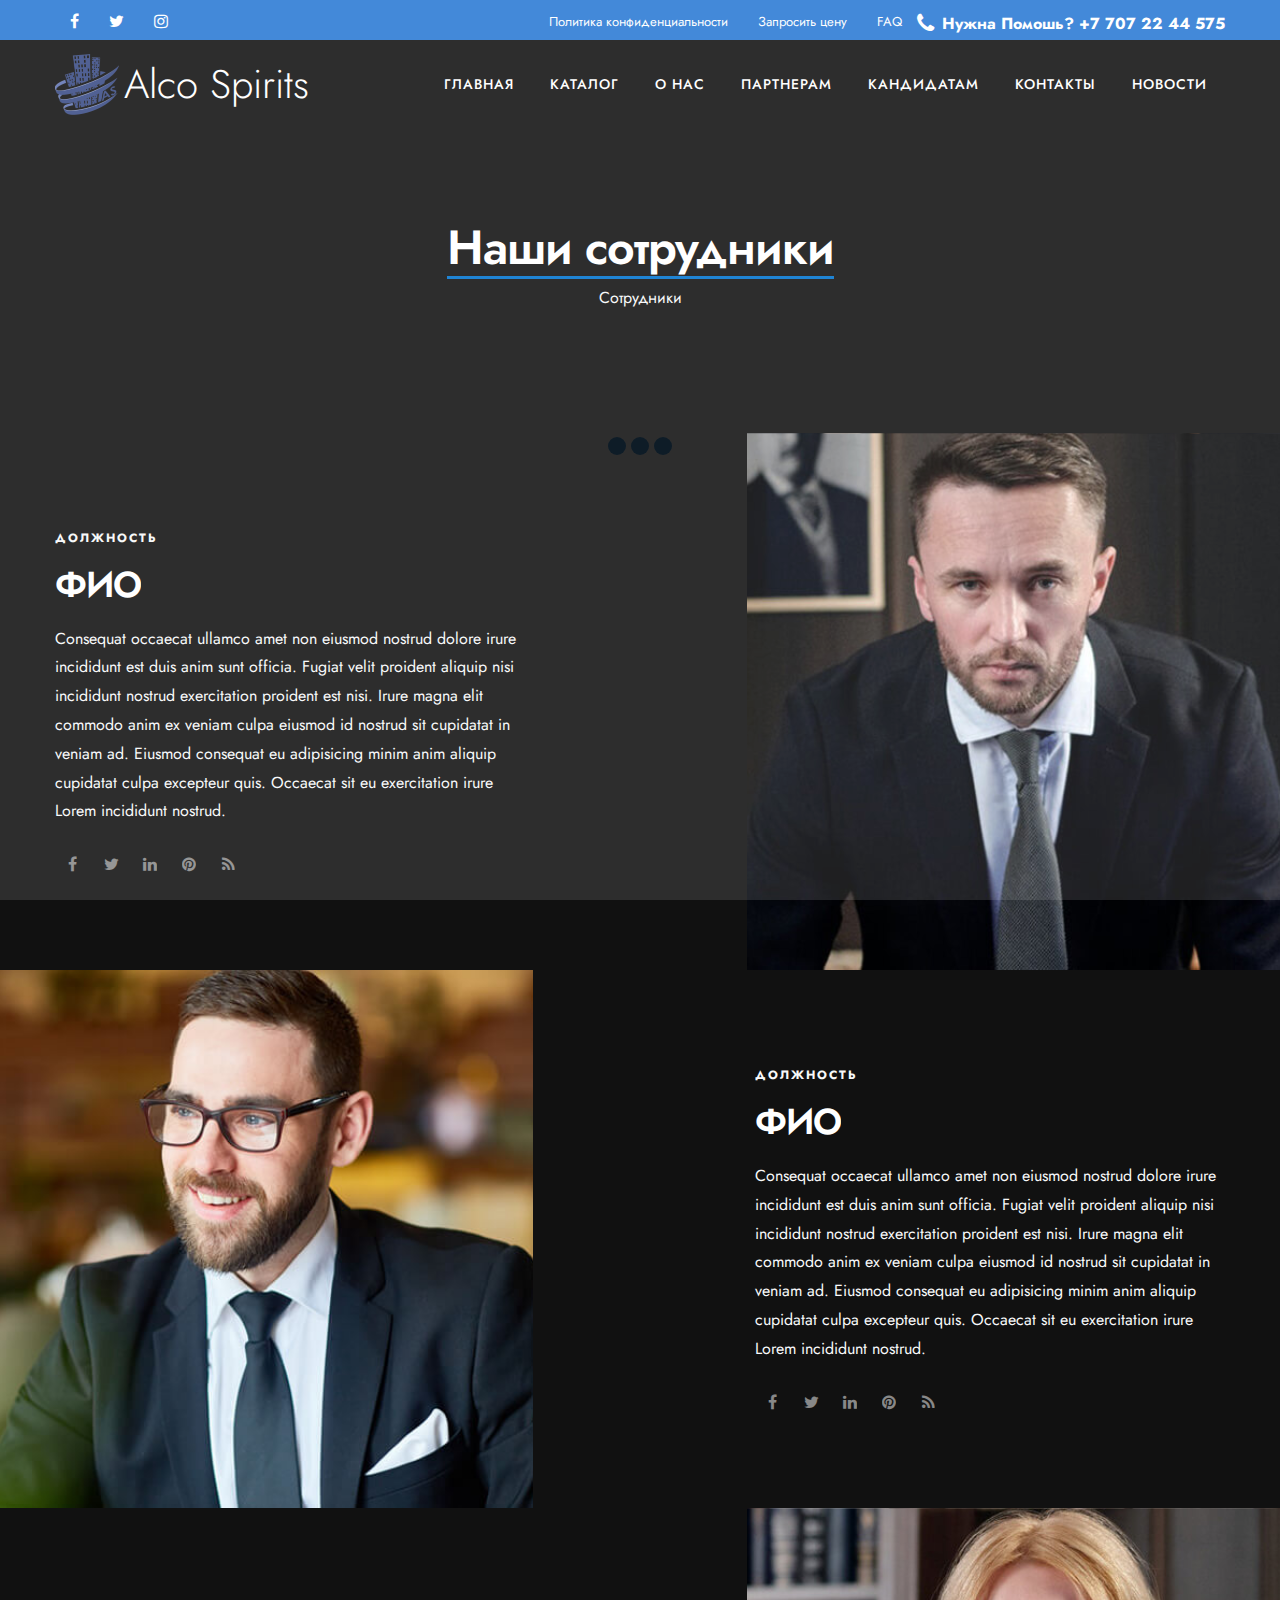
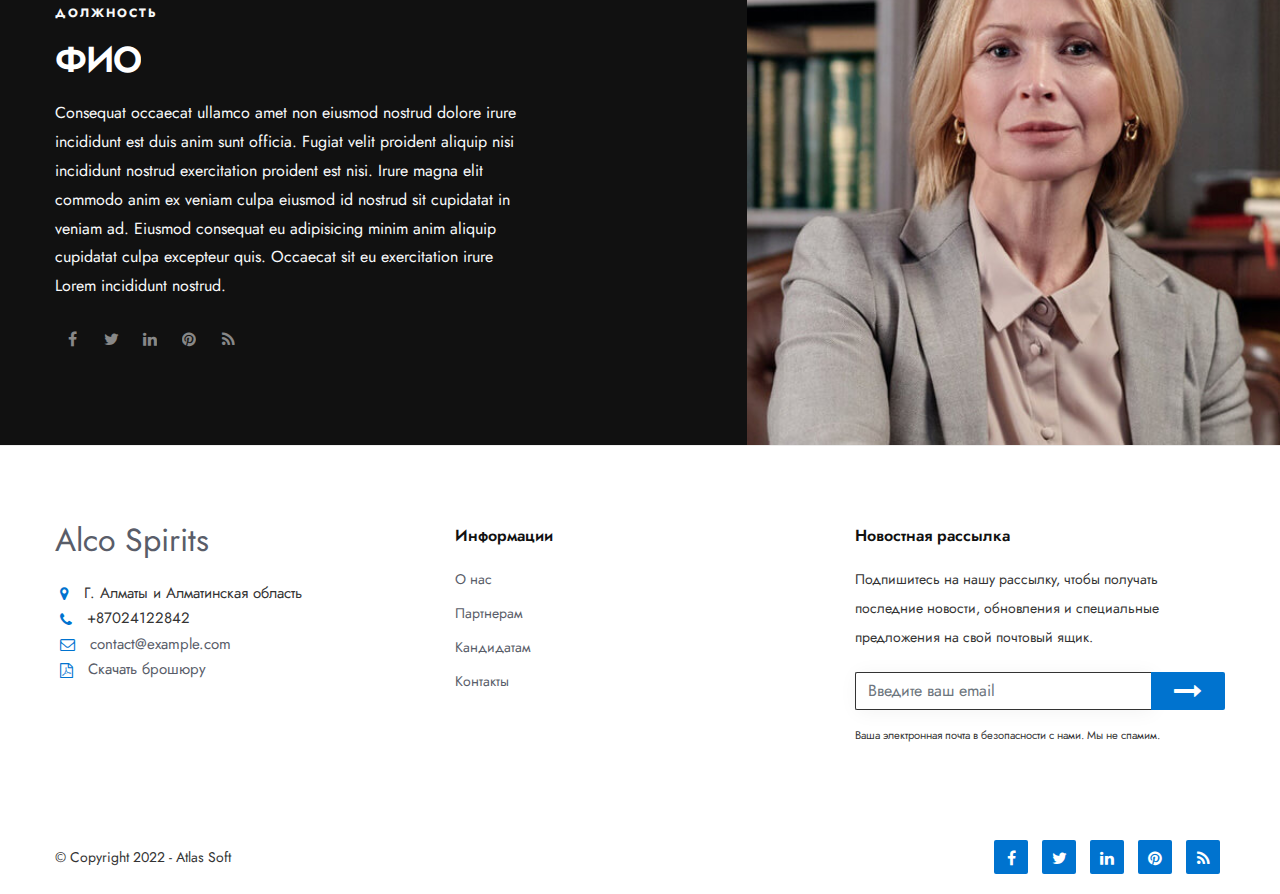
<file: team.html>
<!DOCTYPE html>
<html lang="zxx">

<head>
    <meta charset="utf-8">
    <title>Justica - Lawyer and Attorney Website Template</title>
    <meta content="width=device-width, initial-scale=1.0" name="viewport">
    <meta content="Justica - Lawyer and Attorney Website Template" name="description">
    <meta content="" name="keywords">
    <meta content="" name="author">
    <!--[if lt IE 9]>
    <script src="js/html5shiv.js"></script>
    <![endif]-->
    <!-- CSS Files
    ================================================== -->
    <link id="bootstrap" href="css/bootstrap.min.css" rel="stylesheet" type="text/css" />
    <link id="bootstrap-grid" href="css/bootstrap-grid.min.css" rel="stylesheet" type="text/css" />
    <link id="bootstrap-reboot" href="css/bootstrap-reboot.min.css" rel="stylesheet" type="text/css" />
    <link href="css/animate.css" rel="stylesheet" type="text/css">
    <link href="css/owl.carousel.css" rel="stylesheet" type="text/css">
    <link href="css/owl.theme.css" rel="stylesheet" type="text/css">
    <link href="css/owl.transitions.css" rel="stylesheet" type="text/css">
    <link href="css/magnific-popup.css" rel="stylesheet" type="text/css">
    <link href="css/jquery.countdown.css" rel="stylesheet" type="text/css">
    <link href="css/style.css" rel="stylesheet" type="text/css">
    <!-- color scheme -->
    <link id="colors" href="css/colors/scheme-01.css" rel="stylesheet" type="text/css">
    <link href="css/coloring.css" rel="stylesheet" type="text/css">
    <link rel="icon" sizes="16x16" href="./images/logo.png">
</head>

<body>
    <div id="wrapper">
        <div id="topbar" class="topbar-noborder">
            <div class="container">
                <div class="topbar-left sm-hide">
                    <span class="topbar-widget tb-social">
                        <a href="#"><i class="fa fa-facebook"></i></a>
                        <a href="#"><i class="fa fa-twitter"></i></a>
                        <a href="#"><i class="fa fa-instagram"></i></a>
                    </span>
                </div>
                <div class="topbar-right">
                    <div class="topbar-right">
                        <span class="topbar-widget"><a href="#">Политика конфиденциальности</a></span>
                        <span class="topbar-widget"><a href="#">Запросить цену</a></span>
                        <span class="topbar-widget"><a href="#">FAQ</a></span>
                    </div>
                    <div class="de-flex-col">
                        <div class="h-phone md-hide"><span>Нужна&nbsp;Помошь?</span><i class="fa fa-phone"></i> +7 707 22 44 575</div>
                        <span id="menu-btn"></span>
                    </div>
                </div>
                <div class="clearfix"></div>
            </div>
        </div>
        <!-- header begin -->
        <header class="transparent">
            <div class="container">
                <div class="row">
                    <div class="col-md-12">
                        <div class="de-flex sm-pt10">
                            <div class="de-flex-col">
                                <!-- logo begin -->
                                <div id="logo">
                                    <a class="logo" href="index.html">                          
                                        <img alt="" class="logo" src="images/logo-2.png"/>
                                        Alco Spirits
                                        <!-- <img alt="" class="logo-2" src="images/logo-1.jpg" style="width: 50px;"/> -->
                                    </a>
                                </div>
                                <!-- logo close -->
                            </div>
                            <div class="de-flex-col header-col-mid">
                                <!-- mainmenu begin -->
                                <ul id="mainmenu">
                                    <li><a href="index.html">Главная</a></li>
                                    <li><a href="catalog.html">Каталог</a></li>
                                    <li>
                                      <a href="about.html">О нас</a>
                                      <ul>
                                        <li><a href="about.html">История компании</a></li>
                                        <li><a href="about.html">Миссия, ценности</a></li>
                                        <li><a href="team.html">Наши сотрудники</a></li>
                                        <li><a href="about.html">История успеха</a></li>
                                        <li>
                                          <a href="contact.html"
                                            >Локации: склад, офис 1, офис 2</a
                                          >
                                        </li>
                                      </ul>
                                    </li>
                                    <li>
                                      <a href="practice-areas.html">Партнерам</a>
                                      <ul>
                                        <li><a href="practice-areas.html">Бренды</a></li>
                                        <li>
                                          <a href="conditions.html">Условия работы</a>
                                        </li>
                                        <li>
                                          <a href="contact.html">Обратная связь</a>
                                        </li>
                                      </ul>
                                    </li>
                                    <li>
                                      <a href="practice-areas.html">Кандидатам</a>
                                      <ul>
                                        <li><a href="practice-areas.html">Вакансии</a></li>
                                        <li>
                                          <a href="conditions.html">Условия работы</a>
                                        </li>
                                        <li>
                                          <a href="practice-areas.html">Выслать резюме</a>
                                        </li>
                                      </ul>
                                    </li>
                                    <li>
                                      <a href="contact.html">Контакты</a>
                                      <ul>
                                        <li><a href="contact.html">Адреса и телефоны</a></li>
                                        <li><a href="contact.html">Обратная связь</a></li>
                                      </ul>
                                    </li>
                                    <li>
                                        <a href="news.html">Новости</a>
                                        <ul>
                                            <li><a href="news.html">Новости</a></li>
                                          <li><a href="blog-single.html">Корпоративная жизнь</a></li>
                                        </ul>
                                    </li>  
                                </ul>
                                <!-- mainmenu close -->
                            </div>
                         
                        </div>
                    </div>
                </div>
            </div>
        </header>
        <!-- header close -->
        <!-- content begin -->
        <div class="no-bottom no-top" id="content">
            <div id="top"></div>
            <!-- section begin -->
            <section id="subheader" class="text-light" data-bgcolor="#111111">
                <div class="center-y relative text-center">
                    <div class="container">
                        <div class="row">
                            <div class="col text-center">
                                <div class="spacer-single"></div>
                                <h1>Наши сотрудники</h1>
                                <p>Сотрудники</p>
                            </div>
                            <div class="clearfix"></div>
                        </div>
                    </div>
                </div>
            </section>
            <!-- section close -->
            <section data-bgcolor="#111111" class="text-light">
                <div class="container">
                    <div class="row align-items-center">
                        <div class="col-lg-5">
                            <span class="p-title">Должность</span><br>
                            <h2>
                                ФИО
                            </h2>
                            <p>Consequat occaecat ullamco amet non eiusmod nostrud dolore irure incididunt est duis anim sunt officia. Fugiat velit proident aliquip nisi incididunt nostrud exercitation proident est nisi. Irure magna elit commodo anim ex veniam culpa eiusmod id nostrud sit cupidatat in veniam ad. Eiusmod consequat eu adipisicing minim anim aliquip cupidatat culpa excepteur quis. Occaecat sit eu exercitation irure Lorem incididunt nostrud.</p>
                            <div class="social-icons s1">
                                <a href="#"><i class="fa fa-facebook fa-lg"></i></a>
                                <a href="#"><i class="fa fa-twitter fa-lg"></i></a>
                                <a href="#"><i class="fa fa-linkedin fa-lg"></i></a>
                                <a href="#"><i class="fa fa-pinterest fa-lg"></i></a>
                                <a href="#"><i class="fa fa-rss fa-lg"></i></a>
                            </div>
                        </div>
                    </div>
                </div>
                <div class="image-container col-md-5 pos-right" data-bgimage="url(images/team/1.jpg) center"></div>
            </section>
            <section data-bgcolor="#111111" class="text-light">
                <div class="container">
                    <div class="row align-items-center">
                        <div class="col-lg-5 offset-md-7">
                            <span class="p-title">Должность</span><br>
                            <h2>
                                ФИО
                            </h2>
                            <p>Consequat occaecat ullamco amet non eiusmod nostrud dolore irure incididunt est duis anim sunt officia. Fugiat velit proident aliquip nisi incididunt nostrud exercitation proident est nisi. Irure magna elit commodo anim ex veniam culpa eiusmod id nostrud sit cupidatat in veniam ad. Eiusmod consequat eu adipisicing minim anim aliquip cupidatat culpa excepteur quis. Occaecat sit eu exercitation irure Lorem incididunt nostrud.</p>
                        
                            <div class="social-icons s1">
                                <a href="#"><i class="fa fa-facebook fa-lg"></i></a>
                                <a href="#"><i class="fa fa-twitter fa-lg"></i></a>
                                <a href="#"><i class="fa fa-linkedin fa-lg"></i></a>
                                <a href="#"><i class="fa fa-pinterest fa-lg"></i></a>
                                <a href="#"><i class="fa fa-rss fa-lg"></i></a>
                            </div>
                        </div>
                    </div>
                </div>
                <div class="image-container col-md-5" data-bgimage="url(images/team/3.jpg) center"></div>
            </section>
            <section data-bgcolor="#111111" class="text-light">
                <div class="container">
                    <div class="row align-items-center">
                        <div class="col-lg-5">
                            <span class="p-title">Должность</span><br>
                            <h2>
                                ФИО
                            </h2>
                            <p>Consequat occaecat ullamco amet non eiusmod nostrud dolore irure incididunt est duis anim sunt officia. Fugiat velit proident aliquip nisi incididunt nostrud exercitation proident est nisi. Irure magna elit commodo anim ex veniam culpa eiusmod id nostrud sit cupidatat in veniam ad. Eiusmod consequat eu adipisicing minim anim aliquip cupidatat culpa excepteur quis. Occaecat sit eu exercitation irure Lorem incididunt nostrud.</p>
                            <div class="social-icons s1">
                                <a href="#"><i class="fa fa-facebook fa-lg"></i></a>
                                <a href="#"><i class="fa fa-twitter fa-lg"></i></a>
                                <a href="#"><i class="fa fa-linkedin fa-lg"></i></a>
                                <a href="#"><i class="fa fa-pinterest fa-lg"></i></a>
                                <a href="#"><i class="fa fa-rss fa-lg"></i></a>
                            </div>
                        </div>
                    </div>
                </div>
                <div class="image-container col-md-5 pos-right" data-bgimage="url(images/team/2.jpg) center"></div>
            </section>
        </div>
        <!-- content close -->
        <a href="#" id="back-to-top"></a>
        <!-- footer begin -->
        <footer class="footer-light">
            <div class="container">
                <div class="row">
                    <div class="col-lg-4">
                        <div class="widget">
                              <!-- logo begin -->
                              <a class="footer__logo" href="index.html">
                                Alco Spirits
                              </a>
                            <!-- logo close -->
                            <address class="s1">
                                <span><i class="id-color fa fa-map-marker fa-lg"></i>Г. Алматы и Алматинская область</span>
                                <span><i class="id-color fa fa-phone fa-lg"></i>+87024122842</span>
                                <span><i class="id-color fa fa-envelope-o fa-lg"></i><a href="mailto:contact@example.com">contact@example.com</a></span>
                                <span><i class="id-color fa fa-file-pdf-o fa-lg"></i><a href="#">Скачать брошюру</a></span>
                            </address>
                        </div>
                    </div>
                    <div class="col-md-4">
                        <h5 class="id-color mb20">Информации</h5>
                        <ul class="ul-style-2">
                            <ul class="p-none">
                                <li><a href="about.html">О нас</a> </li>
                                <li><a href="practice-areas.html">Партнерам</a></li>
                                <li><a href="practice-areas.html">Кандидатам</a></li>
                                <li><a href="contact.html">Контакты</a></li>
                            </ul>
                        </ul>
                    </div>
                    <div class="col-lg-4">
                        <div class="widget">
                            <h5 class="id-color">Новостная рассылка</h5>
                            <p>Подпишитесь на нашу рассылку, чтобы получать последние новости, обновления и специальные предложения на свой почтовый ящик.</p>
                            <form action="blank.php" class="row" id="form_subscribe" method="post" name="form_subscribe">
                                <div class="col text-center">
                                    <input class="form-control" id="name_1" name="name_1" placeholder="Введите ваш email" type="text" /> <a href="#" id="btn-submit"><i class="fa fa-long-arrow-right"></i></a>
                                    <div class="clearfix"></div>
                                </div>
                            </form>
                            <div class="spacer-10"></div>
                            <small>Ваша электронная почта в безопасности с нами. Мы не спамим.</small>
                        </div>
                    </div>
                </div>
            </div>
            <div class="subfooter">
                <div class="container">
                    <div class="row">
                        <div class="col-md-12">
                            <div class="de-flex">
                                <div class="de-flex-col">
                                    &copy; Copyright 2022 - Atlas Soft
                                </div>
                                <div class="de-flex-col">
                                    <div class="social-icons">
                                        <a href="#"><i class="fa fa-facebook fa-lg"></i></a>
                                        <a href="#"><i class="fa fa-twitter fa-lg"></i></a>
                                        <a href="#"><i class="fa fa-linkedin fa-lg"></i></a>
                                        <a href="#"><i class="fa fa-pinterest fa-lg"></i></a>
                                        <a href="#"><i class="fa fa-rss fa-lg"></i></a>
                                    </div>
                                </div>
                            </div>
                        </div>
                    </div>
                </div>
            </div>
        </footer>
        <!-- footer close -->
        <div id="preloader">
            <div class="spinner">
                <div class="bounce1"></div>
                <div class="bounce2"></div>
                <div class="bounce3"></div>
            </div>
        </div>
    </div>
    <!-- Javascript Files
    ================================================== -->
    <script src="js/jquery.min.js"></script>
    <script src="js/bootstrap.min.js"></script>
    <script src="js/wow.min.js"></script>
    <script src="js/jquery.isotope.min.js"></script>
    <script src="js/easing.js"></script>
    <script src="js/owl.carousel.js"></script>
    <script src="js/validation.js"></script>
    <script src="js/jquery.magnific-popup.min.js"></script>
    <script src="js/enquire.min.js"></script>
    <script src="js/jquery.stellar.min.js"></script>
    <script src="js/jquery.plugin.js"></script>
    <script src="js/typed.js"></script>
    <script src="js/jquery.countTo.js"></script>
    <script src="js/jquery.countdown.js"></script>
    <script src="js/designesia.js"></script>
</body>

</html>
</file>
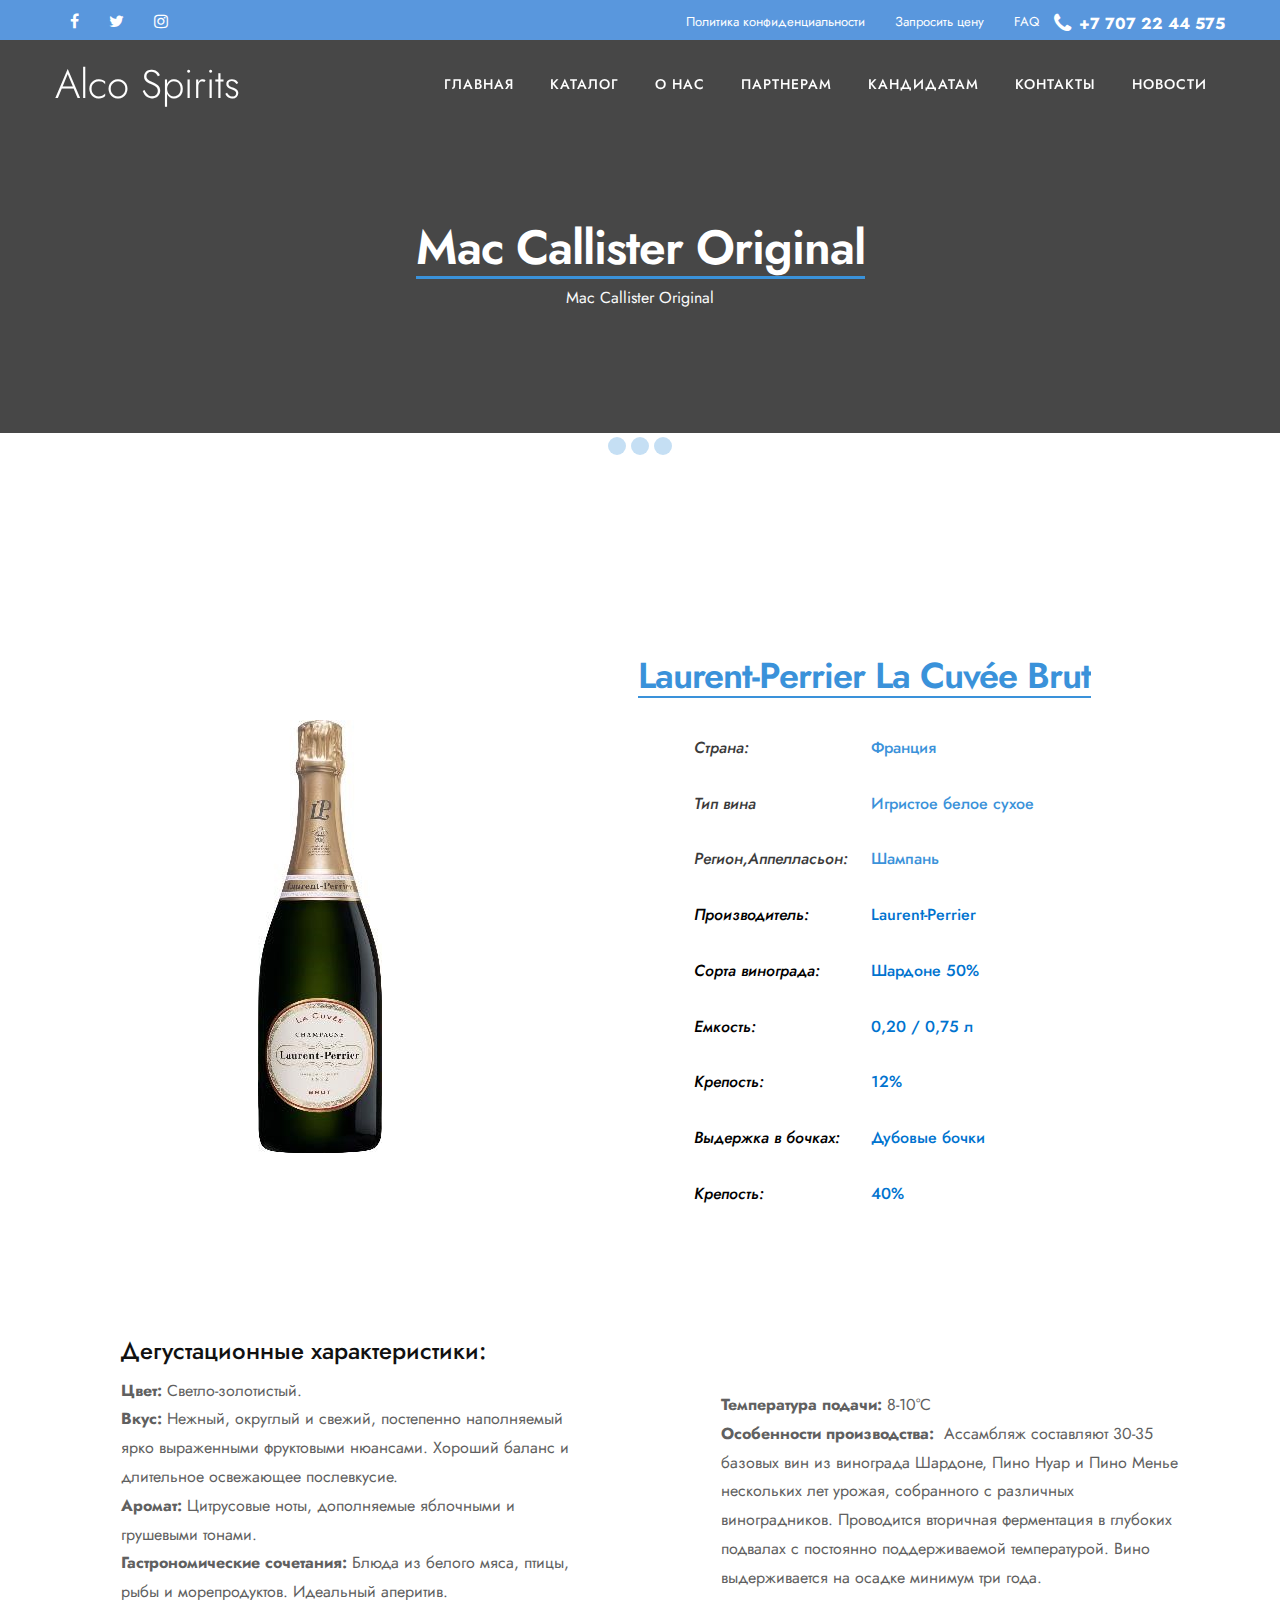
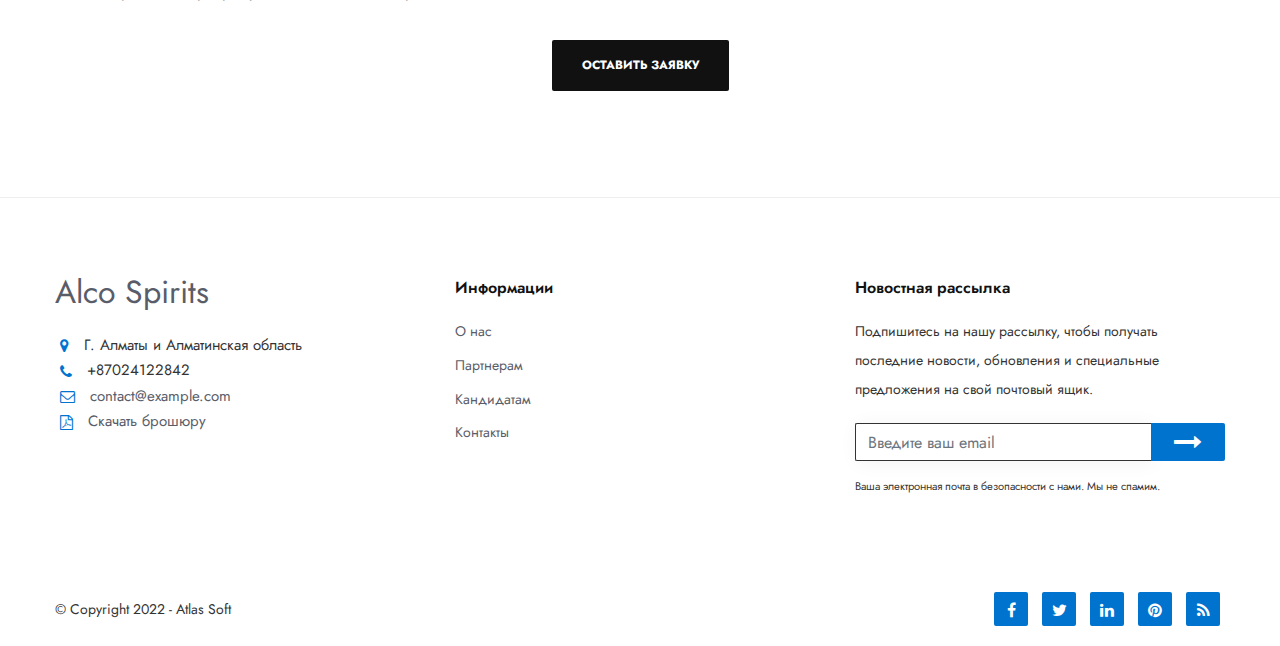
<file: tovar-1.html>
<!DOCTYPE html>
<html lang="ru">

<head>
    <meta charset="utf-8">
    <title>Товар</title>
    <meta content="width=device-width, initial-scale=1.0" name="viewport">
    <meta content="Justica - Lawyer and Attorney Website Template" name="description">
    <meta content="" name="keywords">
    <meta content="" name="author">
    <!--[if lt IE 9]>
    <script src="js/html5shiv.js"></script>
    <![endif]-->
    <!-- CSS Files
    ================================================== -->
    <link id="bootstrap" href="css/bootstrap.min.css" rel="stylesheet" type="text/css" />
    <link id="bootstrap-grid" href="css/bootstrap-grid.min.css" rel="stylesheet" type="text/css" />
    <link id="bootstrap-reboot" href="css/bootstrap-reboot.min.css" rel="stylesheet" type="text/css" />
    <link href="css/animate.css" rel="stylesheet" type="text/css">
    <link href="css/owl.carousel.css" rel="stylesheet" type="text/css">
    <link href="css/owl.theme.css" rel="stylesheet" type="text/css">
    <link href="css/owl.transitions.css" rel="stylesheet" type="text/css">
    <link href="css/magnific-popup.css" rel="stylesheet" type="text/css">
    <link href="css/jquery.countdown.css" rel="stylesheet" type="text/css">
    <link href="css/style.css" rel="stylesheet" type="text/css">
    <!-- color scheme -->
    <link id="colors" href="css/colors/scheme-01.css" rel="stylesheet" type="text/css">
    <link href="css/coloring.css" rel="stylesheet" type="text/css">
    <link rel="icon" sizes="16x16" href="./images/logo.png">

    <!-- modal -->
    <link rel="stylesheet" href="css/hystmodal.min.css">
</head>

<body>
    <div id="wrapper">
        <div id="topbar" class="topbar-noborder">
            <div class="container">
                <div class="topbar-left sm-hide">
                    <span class="topbar-widget tb-social">
                        <a href="#"><i class="fa fa-facebook"></i></a>
                        <a href="#"><i class="fa fa-twitter"></i></a>
                        <a href="#"><i class="fa fa-instagram"></i></a>
                    </span>
                </div>
                <div class="topbar-right">
                    <div class="topbar-right">
                        <span class="topbar-widget"><a href="#">Политика конфиденциальности</a></span>
                        <span class="topbar-widget"><a href="#">Запросить цену</a></span>
                        <span class="topbar-widget"><a href="#">FAQ</a></span>
                    </div>
                    <div class="de-flex-col">
                        <div class="h-phone md-hide"><i class="fa fa-phone"></i> +7 707
                            22 44 575</div>
                        <span id="menu-btn"></span>
                    </div>
                </div>
                <div class="clearfix"></div>
            </div>
        </div>
        <!-- header begin -->
        <header class="transparent scroll-light">
            <div class="container">
                <div class="row">
                    <div class="col-md-12">
                        <div class="de-flex sm-pt10">
                            <div class="de-flex-col">
                                <!-- logo begin -->
                                <div id="logo">
                                    <a class="logo" href="index.html">
                                        Alco Spirits
                                    </a>
                                </div>
                                <!-- logo close -->
                            </div>
                            <div class="de-flex-col header-col-mid">
                                <!-- mainmenu begin -->
                                <ul id="mainmenu">
                                    <li><a href="index.html">Главная</a></li>
                                    <li><a href="catalog.html">Каталог</a></li>
                                    <li>
                                      <a href="about.html">О нас</a>
                                      <ul>
                                        <li><a href="about.html">История компании</a></li>
                                        <li><a href="about.html">Миссия, ценности</a></li>
                                        <li><a href="team.html">Наши сотрудники</a></li>
                                        <li><a href="about.html">История успеха</a></li>
                                        <li>
                                          <a href="contact.html"
                                            >Локации: склад, офис 1, офис 2</a
                                          >
                                        </li>
                                      </ul>
                                    </li>
                                    <li>
                                      <a href="practice-areas.html">Партнерам</a>
                                      <ul>
                                        <li><a href="practice-areas.html">Бренды</a></li>
                                        <li>
                                          <a href="conditions.html">Условия работы</a>
                                        </li>
                                        <li>
                                          <a href="contact.html">Обратная связь</a>
                                        </li>
                                      </ul>
                                    </li>
                                    <li>
                                      <a href="practice-areas.html">Кандидатам</a>
                                      <ul>
                                        <li><a href="practice-areas.html">Вакансии</a></li>
                                        <li>
                                          <a href="conditions.html">Условия работы</a>
                                        </li>
                                        <li>
                                          <a href="practice-areas.html">Выслать резюме</a>
                                        </li>
                                      </ul>
                                    </li>
                                    <li>
                                      <a href="contact.html">Контакты</a>
                                      <ul>
                                        <li><a href="contact.html">Адреса и телефоны</a></li>
                                        <li><a href="contact.html">Обратная связь</a></li>
                                      </ul>
                                    </li>
                                    <li>
                                        <a href="news.html">Новости</a>
                                        <ul>
                                            <li><a href="news.html">Новости</a></li>
                                          <li><a href="blog-single.html">Корпоративная жизнь</a></li>
                                        </ul>
                                    </li>  
                                </ul>
                                <!-- mainmenu close -->
                            </div>

                        </div>
                    </div>
                </div>
            </div>
        </header>
        <!-- header close -->
        <!-- content begin -->
        <div class="no-bottom no-top" id="content">
            <div id="top"></div>
            <section id="subheader" class="text-light" data-bgcolor="#111111"
                style="background-color: rgb(17, 17, 17); background-size: cover;">
                <div class="center-y relative text-center" style="background-size: cover;">
                    <div class="container" style="background-size: cover;">
                        <div class="row" style="background-size: cover;">
                            <div class="col text-center" style="background-size: cover;">
                                <div class="spacer-single" style="background-size: cover;"></div>
                                <h1>Mac Callister Original</h1>
                                <p>Mac Callister Original</p>
                            </div>
                            <div class="clearfix" style="background-size: cover;"></div>
                        </div>
                    </div>
                </div>
            </section>



            <section class="alco-card">
                <div class="header-container">
                    <div class="alco-card-wrap">
                        <div class="alco-card-body">
                            <div class="alco-card-body__img ">
                                <img src="images/catalog/catalog-2.jpg" alt="Laurent-Perrier La Cuvée Brut">
                            </div>
                            <div class="alco-card-body__description">
                                <div class="alco-card-body__description-headline">
                                    <h2>Laurent-Perrier La Cuvée Brut</h2>
                                </div>
                                <!-- <div class="alco-card__desc">
                                    <p>Captain Morgan Jamaica Rum — традиционный ром — темный, выдержанный, 
                                        обладает ярким выразительным ароматом и вкусом — карамель, древесина, 
                                        травянистые оттенки, спелые тропические фрукты. Появился на свет в 1983 году, 
                                        став вторым ромом в линейке Captain Morgan. 
                                        Демократичная цена и высокое качество позволяют покупателю открыть категорию 
                                        «морских» ромов, тем самым увеличив аудиторию </p>
                                       
                                        <h4>     Преимущества:</h4>
                                    <p>                                 
                                       1 Демократичная цена и высокое качество. <br>
                                       2 Получают в результате смешивания 5 ромовых дистиллятов, выдержка которых колеблется от 2 до 7 лет
                                        </p>    
                                </div> -->

                                <!-- <div class="alco-card__price">
                                    <h5>Цена:</h5>
                                    <span>0,5 4904тг</span> <br>
                                    <span>0,7 6420тг</span> <br>
                                    <span>1,0 9369тг</span> <br>
                                </div> -->

                                <table class="m-auto">
                                    <colgroup>
                                        <col span="2">
                                    </colgroup>
                                    <tbody>

                                        <tr>
                                            <td><i>Страна:</i></td>
                                            <td>Франция</td>
                                        </tr>
                                        <tr>
                                            <td><i>Тип вина</i></td>
                                            <td>Игристое белое сухое</td>
                                        </tr>
                                        <tr>
                                            <td><i>Регион,Аппелласьон:</i></td>
                                            <td>Шампань</td>
                                        </tr>
                                        <tr>
                                            <td><i>Производитель: </i></td>
                                            <td>Laurent-Perrier
                                            </td>
                                        </tr>
                                        <tr>
                                            <td><i>Сорта винограда:</i></td>
                                            <td>Шардоне 50%</td>
                                        </tr>
                                        <tr>
                                            <td><i>Емкость:</i></td>
                                            <td> 0,20 / 0,75 л
                                            </td>
                                        </tr>
                                        <tr>
                                            <td><i>Крепость:</i></td>
                                            <td>12%
                                            </td>
                                        </tr>
                                        <tr>
                                            <td class="mr-10"><i>Выдержка в бочках: </i></td>
                                            <td> Дубовые бочки </td>
                                        </tr>
                                        <tr>
                                            <td><i>Крепость:</i></td>
                                            <td> 40% </td>
                                        </tr>
                                    </tbody>
                                </table>
                            </div>
                        </div>
                        <div class="alco-card-character">
                            <h4>Дегустационные характеристики:</h4>
                            <table cellpadding="1" cellspacing="1">
                                <tbody>
                                    <tr>
                                        <td style="width:500px">
                                            <ul>
                                              
                                                <li><strong>Цвет:</strong>&nbsp;Cветло-золотистый.</li>
                                                <li><strong>Вкус: </strong>Нежный, округлый  и свежий, постепенно наполняемый ярко 
                                                    выраженными фруктовыми нюансами. Хороший баланс и длительное освежающее послевкусие.

                                                </li>
                                                <li><strong>Аромат:&nbsp;</strong>Цитрусовые ноты, дополняемые яблочными и грушевыми 
                                                    тонами.
                                                </li>
                                                <li><strong>Гастрономические сочетания: </strong>Блюда из белого мяса, птицы, рыбы и 
                                                    морепродуктов. Идеальный аперитив.
                                                </li>
                                            </ul>
                                        </td>
                                        <td style="width:100px">&nbsp;</td>
                                        <td style="width:500px">
                                            <ul>
                                             
                                                <li><strong>Температура подачи:</strong>&nbsp;8-10°C
                                                </li>
                                                <li><strong>Особенности производства: </strong>&nbsp;Ассамбляж составляют 30-35 базовых 
                                                    вин из винограда Шардоне, Пино Нуар и Пино Менье нескольких лет урожая, собранного с 
                                                    различных виноградников. Проводится вторичная ферментация в глубоких подвалах с 
                                                    постоянно поддерживаемой температурой. Вино выдерживается на осадке минимум три года.
                                                </li>
                                            </ul>
                                        </td>
                                    </tr>
                                </tbody>
                            </table>
                        </div>

                        <!-- modal window  -->
                        <div class="hystmodal " id="myModal" aria-hidden="true">
                            <div class="hystmodal__wrap row">
                                <div class="hystmodal__window" role="dialog"
                                    aria-modal="true">
                                    <button data-hystclose class="hystmodal__close">Закрыть</button>
                                    <h3 class="text-dark text-center">Вы можете оставить заявку</h3>
                                    <form name="contactForm" id="contact_form" class="form-default" method="post"
                                        action="email.php">
                                        <div class="field-set">
                                            <input type="text" name="name" id="name" class="form-control"
                                                placeholder="Введите Имя" />
                                        </div>
                                        <div class="field-set">
                                            <input type="text" name="email" id="email" class="form-control"
                                                placeholder="Введите Email" />
                                        </div>
                                        <div class="field-set">
                                            <input type="text" name="phone" id="phone" class="form-control"
                                                placeholder="Введите номер тел" />
                                        </div>
                                        <div class="field-set">
                                            <textarea name="message" id="message" class="form-control"
                                                placeholder="Ваше сообщение..."></textarea>
                                        </div>
                                        <div class="spacer-half"></div>
                                        <div class="text-center" id="submit">
                                            <input type="submit" id="send_message" value="Отправить"
                                                class="btn btn-custom bubbly-button" />
                                        </div>
                                        <div id="mail_success" class="success">Ваше сообщение было успешно отправлено.
                                        </div>
                                        <div id="mail_fail" class="error">Извините, на этот раз произошла ошибка при отправке вашего
                                            сообщение..</div>
                                    </form>
                                </div>
                            </div>
                        </div>
                        
                        <div class="d-flex">
                            <!-- <button class="btn-custom bubbly-button" data-hystmodal="#myModal">Оставить заявку</button> -->
                            <a href="#" class="bubbly-button btn-custom btn-black " data-hystmodal="#myModal">Оставить заявку</a>
                        </div>

                    </div>
                </div>
            </section>

        </div>
        <!-- content close -->
        </section>
        <a href="#" id="back-to-top"></a>
        <!-- footer begin -->
        <footer class="footer-light">
            <div class="container">
                <div class="row">
                    <div class="col-lg-4">
                        <div class="widget">
                            <!-- logo begin -->
                            <a class="footer__logo" href="index.html">
                                Alco Spirits
                            </a>
                            <!-- logo close -->
                            <address class="s1">
                                <span><i class="id-color fa fa-map-marker fa-lg"></i>Г. Алматы и Алматинская
                                    область</span>
                                <span><i class="id-color fa fa-phone fa-lg"></i>+87024122842</span>
                                <span><i class="id-color fa fa-envelope-o fa-lg"></i><a
                                        href="mailto:contact@example.com">contact@example.com</a></span>
                                <span><i class="id-color fa fa-file-pdf-o fa-lg"></i><a href="#">Скачать
                                        брошюру</a></span>
                            </address>
                        </div>
                    </div>
                    <div class="col-md-4">
                        <h5 class="id-color mb20">Информации</h5>
                        <ul class="ul-style-2">
                            <ul class="p-none">
                                <li><a href="about.html">О нас</a> </li>
                                <li><a href="practice-areas.html">Партнерам</a></li>
                                <li><a href="practice-areas.html">Кандидатам</a></li>
                                <li><a href="contact.html">Контакты</a></li>
                            </ul>
                        </ul>
                    </div>
                    <div class="col-lg-4">
                        <div class="widget">
                            <h5 class="id-color">Новостная рассылка</h5>
                            <p>Подпишитесь на нашу рассылку, чтобы получать последние новости, обновления и специальные
                                предложения на свой почтовый ящик.</p>
                            <form action="blank.php" class="row" id="form_subscribe" method="post"
                                name="form_subscribe">
                                <div class="col text-center">
                                    <input class="form-control" id="name_1" name="name_1"
                                        placeholder="Введите ваш email" type="text" /> <a href="#" id="btn-submit"><i
                                            class="fa fa-long-arrow-right"></i></a>
                                    <div class="clearfix"></div>
                                </div>
                            </form>
                            <div class="spacer-10"></div>
                            <small>Ваша электронная почта в безопасности с нами. Мы не спамим.</small>
                        </div>
                    </div>
                </div>
            </div>
            <div class="subfooter">
                <div class="container">
                    <div class="row">
                        <div class="col-md-12">
                            <div class="de-flex">
                                <div class="de-flex-col">
                                    &copy; Copyright 2022 - Atlas Soft
                                </div>
                                <div class="de-flex-col">
                                    <div class="social-icons">
                                        <a href="#"><i class="fa fa-facebook fa-lg"></i></a>
                                        <a href="#"><i class="fa fa-twitter fa-lg"></i></a>
                                        <a href="#"><i class="fa fa-linkedin fa-lg"></i></a>
                                        <a href="#"><i class="fa fa-pinterest fa-lg"></i></a>
                                        <a href="#"><i class="fa fa-rss fa-lg"></i></a>
                                    </div>
                                </div>
                            </div>
                        </div>
                    </div>
                </div>
            </div>
        </footer>
        <!-- footer close -->
        <div id="preloader">
            <div class="spinner">
                <div class="bounce1"></div>
                <div class="bounce2"></div>
                <div class="bounce3"></div>
            </div>
        </div>
    </div>
    <!-- Javascript Files
    ================================================== -->



    <script src="js/filter.js"></script>
    <script src="js/jquery.min.js"></script>
    <script src="js/bootstrap.min.js"></script>
    <script src="js/wow.min.js"></script>
    <script src="js/jquery.isotope.min.js"></script>
    <script src="js/easing.js"></script>
    <script src="js/owl.carousel.js"></script>
    <script src="js/validation.js"></script>
    <script src="js/jquery.magnific-popup.min.js"></script>
    <script src="js/enquire.min.js"></script>
    <script src="js/jquery.stellar.min.js"></script>
    <script src="js/jquery.plugin.js"></script>
    <script src="js/typed.js"></script>
    <script src="js/jquery.countTo.js"></script>
    <script src="js/jquery.countdown.js"></script>
    <script src="js/designesia.js"></script>

    <!-- modal -->
    <script src="js/hystmodal.min.js"></script>

    <script>
        const myModal = new HystModal({
            linkAttributeName: "data-hystmodal",
            // настройки (не обязательно), см. API
        });

    </script>
</body>

</html>
</file>
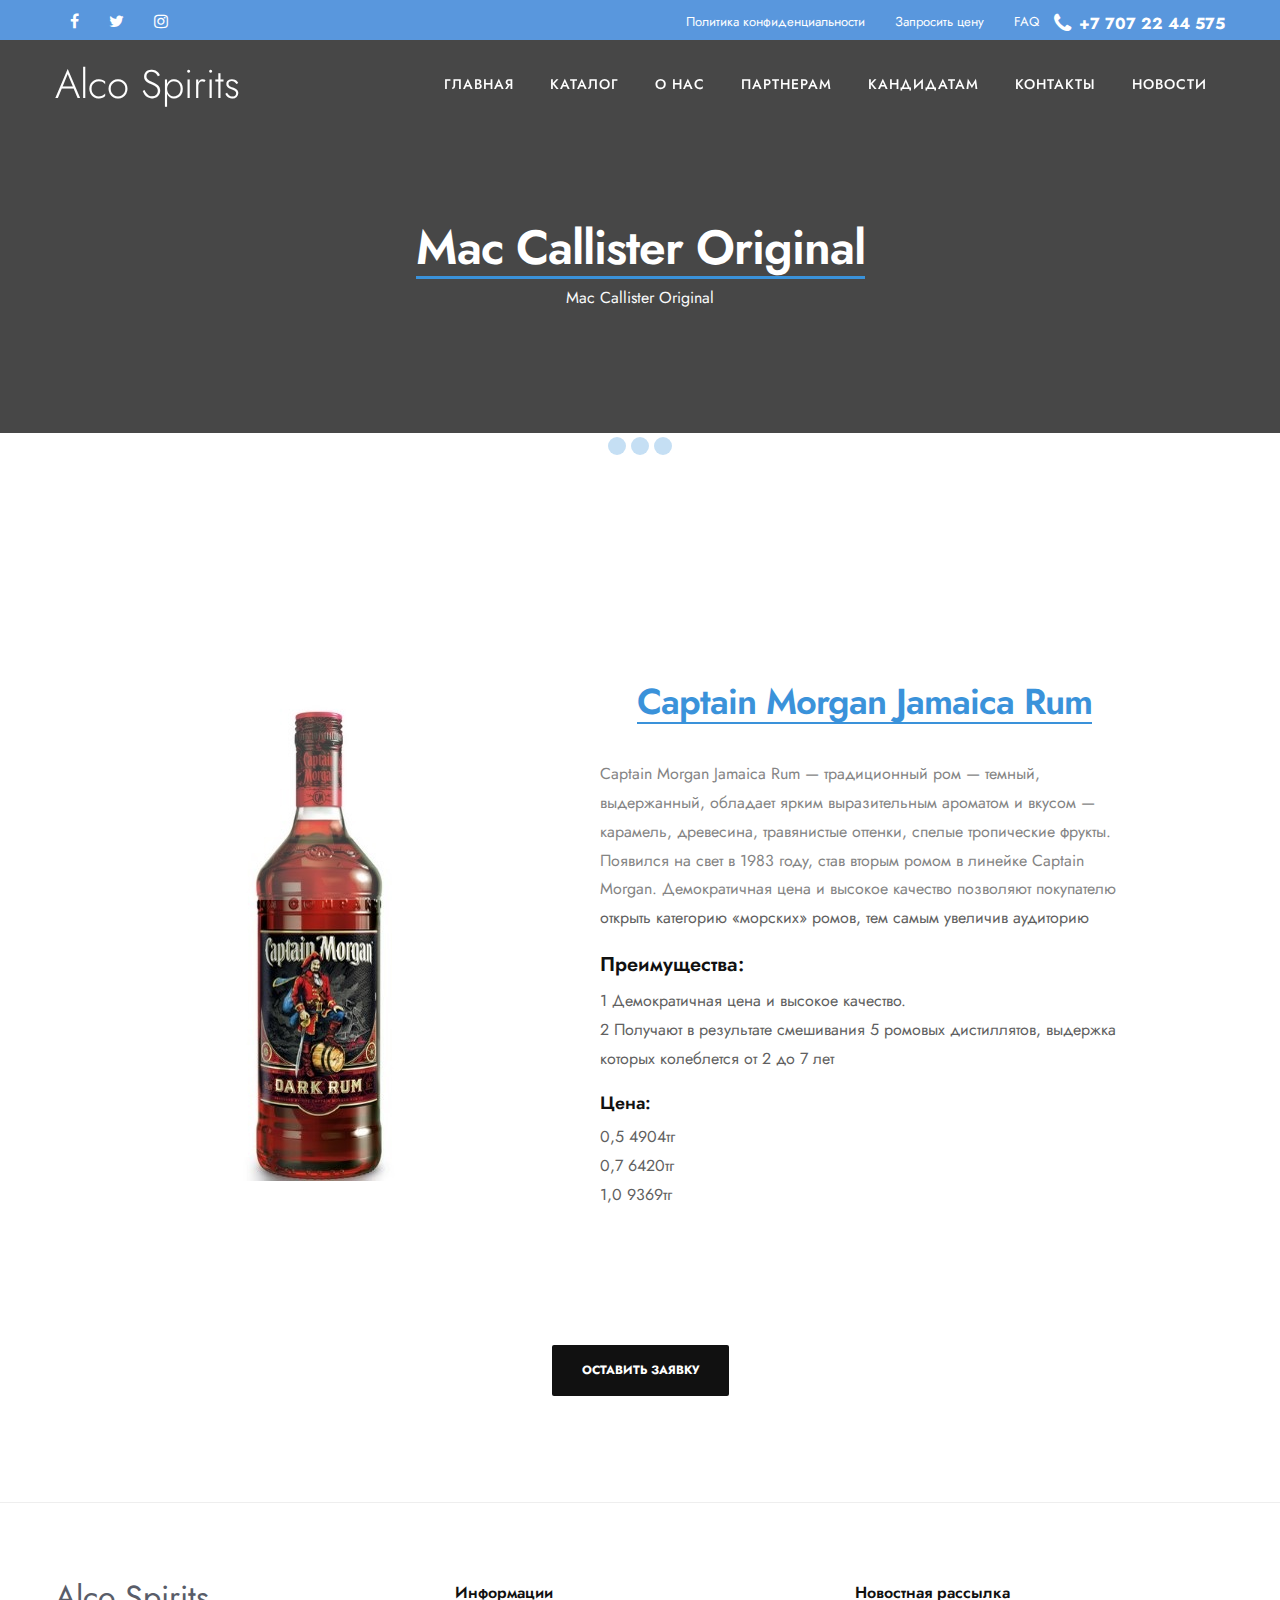
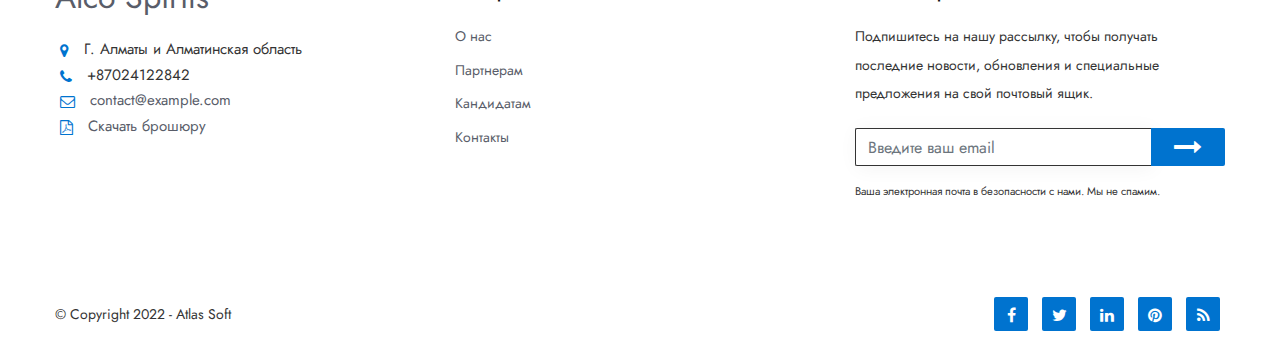
<file: tovar.html>
<!DOCTYPE html>
<html lang="ru">

<head>
    <meta charset="utf-8">
    <title>Товар</title>
    <meta content="width=device-width, initial-scale=1.0" name="viewport">
    <meta content="Justica - Lawyer and Attorney Website Template" name="description">
    <meta content="" name="keywords">
    <meta content="" name="author">
    <!--[if lt IE 9]>
    <script src="js/html5shiv.js"></script>
    <![endif]-->
    <!-- CSS Files
    ================================================== -->
    <link id="bootstrap" href="css/bootstrap.min.css" rel="stylesheet" type="text/css" />
    <link id="bootstrap-grid" href="css/bootstrap-grid.min.css" rel="stylesheet" type="text/css" />
    <link id="bootstrap-reboot" href="css/bootstrap-reboot.min.css" rel="stylesheet" type="text/css" />
    <link href="css/animate.css" rel="stylesheet" type="text/css">
    <link href="css/owl.carousel.css" rel="stylesheet" type="text/css">
    <link href="css/owl.theme.css" rel="stylesheet" type="text/css">
    <link href="css/owl.transitions.css" rel="stylesheet" type="text/css">
    <link href="css/magnific-popup.css" rel="stylesheet" type="text/css">
    <link href="css/jquery.countdown.css" rel="stylesheet" type="text/css">
    <link href="css/style.css" rel="stylesheet" type="text/css">
    <!-- color scheme -->
    <link id="colors" href="css/colors/scheme-01.css" rel="stylesheet" type="text/css">
    <link href="css/coloring.css" rel="stylesheet" type="text/css">
    <link rel="icon" sizes="16x16" href="./images/logo.png">

    <!-- modal -->
    <link rel="stylesheet" href="css/hystmodal.min.css">
</head>

<body>
    <div id="wrapper">
        <div id="topbar" class="topbar-noborder">
            <div class="container">
                <div class="topbar-left sm-hide">
                    <span class="topbar-widget tb-social">
                        <a href="#"><i class="fa fa-facebook"></i></a>
                        <a href="#"><i class="fa fa-twitter"></i></a>
                        <a href="#"><i class="fa fa-instagram"></i></a>
                    </span>
                </div>
                <div class="topbar-right">
                    <div class="topbar-right">
                        <span class="topbar-widget"><a href="#">Политика конфиденциальности</a></span>
                        <span class="topbar-widget"><a href="#">Запросить цену</a></span>
                        <span class="topbar-widget"><a href="#">FAQ</a></span>
                    </div>
                    <div class="de-flex-col">
                        <div class="h-phone md-hide"><i class="fa fa-phone"></i> +7 707
                            22 44 575</div>
                        <span id="menu-btn"></span>
                    </div>
                </div>
                <div class="clearfix"></div>
            </div>
        </div>
        <!-- header begin -->
        <header class="transparent scroll-light">
            <div class="container">
                <div class="row">
                    <div class="col-md-12">
                        <div class="de-flex sm-pt10">
                            <div class="de-flex-col">
                                <!-- logo begin -->
                                <div id="logo">
                                    <a class="logo" href="index.html">
                                        Alco Spirits
                                    </a>
                                </div>
                                <!-- logo close -->
                            </div>
                            <div class="de-flex-col header-col-mid">
                                <!-- mainmenu begin -->
                                <ul id="mainmenu">
                                    <li><a href="index.html">Главная</a></li>
                                    <li><a href="catalog.html">Каталог</a></li>
                                    <li>
                                      <a href="about.html">О нас</a>
                                      <ul>
                                        <li><a href="about.html">История компании</a></li>
                                        <li><a href="about.html">Миссия, ценности</a></li>
                                        <li><a href="team.html">Наши сотрудники</a></li>
                                        <li><a href="about.html">История успеха</a></li>
                                        <li>
                                          <a href="contact.html"
                                            >Локации: склад, офис 1, офис 2</a
                                          >
                                        </li>
                                      </ul>
                                    </li>
                                    <li>
                                      <a href="practice-areas.html">Партнерам</a>
                                      <ul>
                                        <li><a href="practice-areas.html">Бренды</a></li>
                                        <li>
                                          <a href="conditions.html">Условия работы</a>
                                        </li>
                                        <li>
                                          <a href="contact.html">Обратная связь</a>
                                        </li>
                                      </ul>
                                    </li>
                                    <li>
                                      <a href="practice-areas.html">Кандидатам</a>
                                      <ul>
                                        <li><a href="practice-areas.html">Вакансии</a></li>
                                        <li>
                                          <a href="conditions.html">Условия работы</a>
                                        </li>
                                        <li>
                                          <a href="practice-areas.html">Выслать резюме</a>
                                        </li>
                                      </ul>
                                    </li>
                                    <li>
                                      <a href="contact.html">Контакты</a>
                                      <ul>
                                        <li><a href="contact.html">Адреса и телефоны</a></li>
                                        <li><a href="contact.html">Обратная связь</a></li>
                                      </ul>
                                    </li>
                                    <li>
                                        <a href="news.html">Новости</a>
                                        <ul>
                                            <li><a href="news.html">Новости</a></li>
                                          <li><a href="blog-single.html">Корпоративная жизнь</a></li>
                                        </ul>
                                    </li>  
                                </ul>
                                <!-- mainmenu close -->
                            </div>

                        </div>
                    </div>
                </div>
            </div>
        </header>
        <!-- header close -->
        <!-- content begin -->
        <div class="no-bottom no-top" id="content">
            <div id="top"></div>
            <section id="subheader" class="text-light" data-bgcolor="#111111"
                style="background-color: rgb(17, 17, 17); background-size: cover;">
                <div class="center-y relative text-center" style="background-size: cover;">
                    <div class="container" style="background-size: cover;">
                        <div class="row" style="background-size: cover;">
                            <div class="col text-center" style="background-size: cover;">
                                <div class="spacer-single" style="background-size: cover;"></div>
                                <h1>Mac Callister Original</h1>
                                <p>Mac Callister Original</p>
                            </div>
                            <div class="clearfix" style="background-size: cover;"></div>
                        </div>
                    </div>
                </div>
            </section>



            <section class="alco-card">
                <div class="header-container">
                    <div class="alco-card-wrap">
                        <div class="alco-card-body">
                            <div class="alco-card-body__img ">
                                <img src="images/catalog/catalog-3.jpeg.jpg" alt="Captain Morgan Jamaica Rum">
                            </div>
                            <div class="alco-card-body__description">
                                <div class="alco-card-body__description-headline">
                                    <h2>Captain Morgan Jamaica Rum </h2>
                                </div>
                                <div class="alco-card__desc">
                                    <p>Captain Morgan Jamaica Rum — традиционный ром — темный, выдержанный, 
                                        обладает ярким выразительным ароматом и вкусом — карамель, древесина, 
                                        травянистые оттенки, спелые тропические фрукты. Появился на свет в 1983 году, 
                                        став вторым ромом в линейке Captain Morgan. 
                                        Демократичная цена и высокое качество позволяют покупателю открыть категорию 
                                        «морских» ромов, тем самым увеличив аудиторию </p>
                                       
                                        <h4>     Преимущества:</h4>
                                    <p>                                 
                                       1 Демократичная цена и высокое качество. <br>
                                       2 Получают в результате смешивания 5 ромовых дистиллятов, выдержка которых колеблется от 2 до 7 лет
                                        </p>    
                                </div>

                                <div class="alco-card__price">
                                    <h5>Цена:</h5>
                                    <span>0,5 4904тг</span> <br>
                                    <span>0,7 6420тг</span> <br>
                                    <span>1,0 9369тг</span> <br>
                                </div>
                                <!-- <table class="m-auto">
                                    <colgroup>
                                        <col span="2">
                                    </colgroup>
                                    <tbody>

                                        <tr>
                                            <td><i>Название товара:</i></td>
                                            <td>Captain Morgan Jamaica Rum </td>
                                        </tr>
                                        <tr>
                                            <td><i>Регион:</i></td>
                                            <td>Шотландия, Хайленд</td>
                                        </tr>
                                        <tr>
                                            <td><i>Производитель: </i></td>
                                            <td>Mac Callister</td>
                                        </tr>
                                        <tr>
                                            <td><i>Бренд:</i></td>
                                            <td>Mac Callister</td>
                                        </tr>
                                        <tr>
                                            <td><i>Тип:</i></td>
                                            <td> виски </td>
                                        </tr>
                                        <tr>
                                            <td><i>Объем:</i></td>
                                            <td>0.5л</td>
                                        </tr>
                                        <tr>
                                            <td class="mr-10"><i>Выдержка в бочках: </i></td>
                                            <td> Дубовые бочки </td>
                                        </tr>
                                        <tr>
                                            <td><i>Крепость:</i></td>
                                            <td> 40% </td>
                                        </tr>
                                    </tbody>
                                </table> -->
                            </div>
                        </div>
                        <!-- <div class="alco-card-character">
                            <h4>Характеристики и подробности товара</h4>
                            <table cellpadding="1" cellspacing="1">
                                <tbody>
                                    <tr>
                                        <td style="width:500px">
                                            <ul>
                                                <li><strong>Цвет:</strong>&nbsp;Золотисто-янтарный цвет</li>
                                                <li><strong>Вкус: </strong>Легкий вкус&nbsp;с приятным послевкусием.
                                                </li>
                                                <li><strong>Аромат:&nbsp;</strong>Пряный с легкими нотками дыма</li>
                                            </ul>
                                        </td>
                                        <td style="width:100px">&nbsp;</td>
                                        <td style="width:500px">
                                            <ul>
                                                <li><strong>Гастрономические сочетания: </strong>Рекомендуется&nbsp;со
                                                    льдом&nbsp;и без льда.</li>
                                                <li><strong>Интересные факты:</strong>&nbsp;Mac Callister, молодой
                                                    виски, выдержанный три года в дубовой бочке. Горьковатые ноты дыма
                                                    и&nbsp;сладость ванили с едва&nbsp; заметным ароматом фруктов и
                                                    специй.</li>
                                            </ul>
                                        </td>
                                    </tr>
                                </tbody>
                            </table>
                        </div> -->
                        <!-- modal window  -->
                        <div class="hystmodal " id="myModal" aria-hidden="true">
                            <div class="hystmodal__wrap row">
                                <div class="hystmodal__window" role="dialog"
                                    aria-modal="true">
                                    <button data-hystclose class="hystmodal__close">Закрыть</button>
                                    <h3 class="text-dark text-center">Вы можете оставить заявку</h3>
                                    <form name="contactForm" id="contact_form" class="form-default" method="post"
                                        action="email.php">
                                        <div class="field-set">
                                            <input type="text" name="name" id="name" class="form-control"
                                                placeholder="Введите Имя" />
                                        </div>
                                        <div class="field-set">
                                            <input type="text" name="email" id="email" class="form-control"
                                                placeholder="Введите Email" />
                                        </div>
                                        <div class="field-set">
                                            <input type="text" name="phone" id="phone" class="form-control"
                                                placeholder="Введите номер тел" />
                                        </div>
                                        <div class="field-set">
                                            <textarea name="message" id="message" class="form-control"
                                                placeholder="Ваше сообщение..."></textarea>
                                        </div>
                                        <div class="spacer-half"></div>
                                        <div class="text-center" id="submit">
                                            <input type="submit" id="send_message" value="Отправить"
                                                class="btn btn-custom bubbly-button" />
                                        </div>
                                        <div id="mail_success" class="success">Ваше сообщение было успешно отправлено.
                                        </div>
                                        <div id="mail_fail" class="error">Извините, на этот раз произошла ошибка при отправке вашего
                                            сообщение..</div>
                                    </form>
                                </div>
                            </div>
                        </div>
                        
                        <div class="d-flex">
                            <!-- <button class="btn-custom bubbly-button" data-hystmodal="#myModal">Оставить заявку</button> -->
                            <a href="#" class="bubbly-button btn-custom btn-black " data-hystmodal="#myModal">Оставить заявку</a>
                        </div>

                    </div>
                </div>
            </section>

        </div>
        <!-- content close -->
        </section>
        <a href="#" id="back-to-top"></a>
        <!-- footer begin -->
        <footer class="footer-light">
            <div class="container">
                <div class="row">
                    <div class="col-lg-4">
                        <div class="widget">
                            <!-- logo begin -->
                            <a class="footer__logo" href="index.html">
                                Alco Spirits
                            </a>
                            <!-- logo close -->
                            <address class="s1">
                                <span><i class="id-color fa fa-map-marker fa-lg"></i>Г. Алматы и Алматинская
                                    область</span>
                                <span><i class="id-color fa fa-phone fa-lg"></i>+87024122842</span>
                                <span><i class="id-color fa fa-envelope-o fa-lg"></i><a
                                        href="mailto:contact@example.com">contact@example.com</a></span>
                                <span><i class="id-color fa fa-file-pdf-o fa-lg"></i><a href="#">Скачать
                                        брошюру</a></span>
                            </address>
                        </div>
                    </div>
                    <div class="col-md-4">
                        <h5 class="id-color mb20">Информации</h5>
                        <ul class="ul-style-2">
                            <ul class="p-none">
                                <li><a href="about.html">О нас</a> </li>
                                <li><a href="practice-areas.html">Партнерам</a></li>
                                <li><a href="practice-areas.html">Кандидатам</a></li>
                                <li><a href="contact.html">Контакты</a></li>
                            </ul>
                        </ul>
                    </div>
                    <div class="col-lg-4">
                        <div class="widget">
                            <h5 class="id-color">Новостная рассылка</h5>
                            <p>Подпишитесь на нашу рассылку, чтобы получать последние новости, обновления и специальные
                                предложения на свой почтовый ящик.</p>
                            <form action="blank.php" class="row" id="form_subscribe" method="post"
                                name="form_subscribe">
                                <div class="col text-center">
                                    <input class="form-control" id="name_1" name="name_1"
                                        placeholder="Введите ваш email" type="text" /> <a href="#" id="btn-submit"><i
                                            class="fa fa-long-arrow-right"></i></a>
                                    <div class="clearfix"></div>
                                </div>
                            </form>
                            <div class="spacer-10"></div>
                            <small>Ваша электронная почта в безопасности с нами. Мы не спамим.</small>
                        </div>
                    </div>
                </div>
            </div>
            <div class="subfooter">
                <div class="container">
                    <div class="row">
                        <div class="col-md-12">
                            <div class="de-flex">
                                <div class="de-flex-col">
                                    &copy; Copyright 2022 - Atlas Soft
                                </div>
                                <div class="de-flex-col">
                                    <div class="social-icons">
                                        <a href="#"><i class="fa fa-facebook fa-lg"></i></a>
                                        <a href="#"><i class="fa fa-twitter fa-lg"></i></a>
                                        <a href="#"><i class="fa fa-linkedin fa-lg"></i></a>
                                        <a href="#"><i class="fa fa-pinterest fa-lg"></i></a>
                                        <a href="#"><i class="fa fa-rss fa-lg"></i></a>
                                    </div>
                                </div>
                            </div>
                        </div>
                    </div>
                </div>
            </div>
        </footer>
        <!-- footer close -->
        <div id="preloader">
            <div class="spinner">
                <div class="bounce1"></div>
                <div class="bounce2"></div>
                <div class="bounce3"></div>
            </div>
        </div>
    </div>
    <!-- Javascript Files
    ================================================== -->



    <script src="js/filter.js"></script>
    <script src="js/jquery.min.js"></script>
    <script src="js/bootstrap.min.js"></script>
    <script src="js/wow.min.js"></script>
    <script src="js/jquery.isotope.min.js"></script>
    <script src="js/easing.js"></script>
    <script src="js/owl.carousel.js"></script>
    <script src="js/validation.js"></script>
    <script src="js/jquery.magnific-popup.min.js"></script>
    <script src="js/enquire.min.js"></script>
    <script src="js/jquery.stellar.min.js"></script>
    <script src="js/jquery.plugin.js"></script>
    <script src="js/typed.js"></script>
    <script src="js/jquery.countTo.js"></script>
    <script src="js/jquery.countdown.js"></script>
    <script src="js/designesia.js"></script>

    <!-- modal -->
    <script src="js/hystmodal.min.js"></script>

    <script>
        const myModal = new HystModal({
            linkAttributeName: "data-hystmodal",
            // настройки (не обязательно), см. API
        });

    </script>
</body>

</html>
</file>
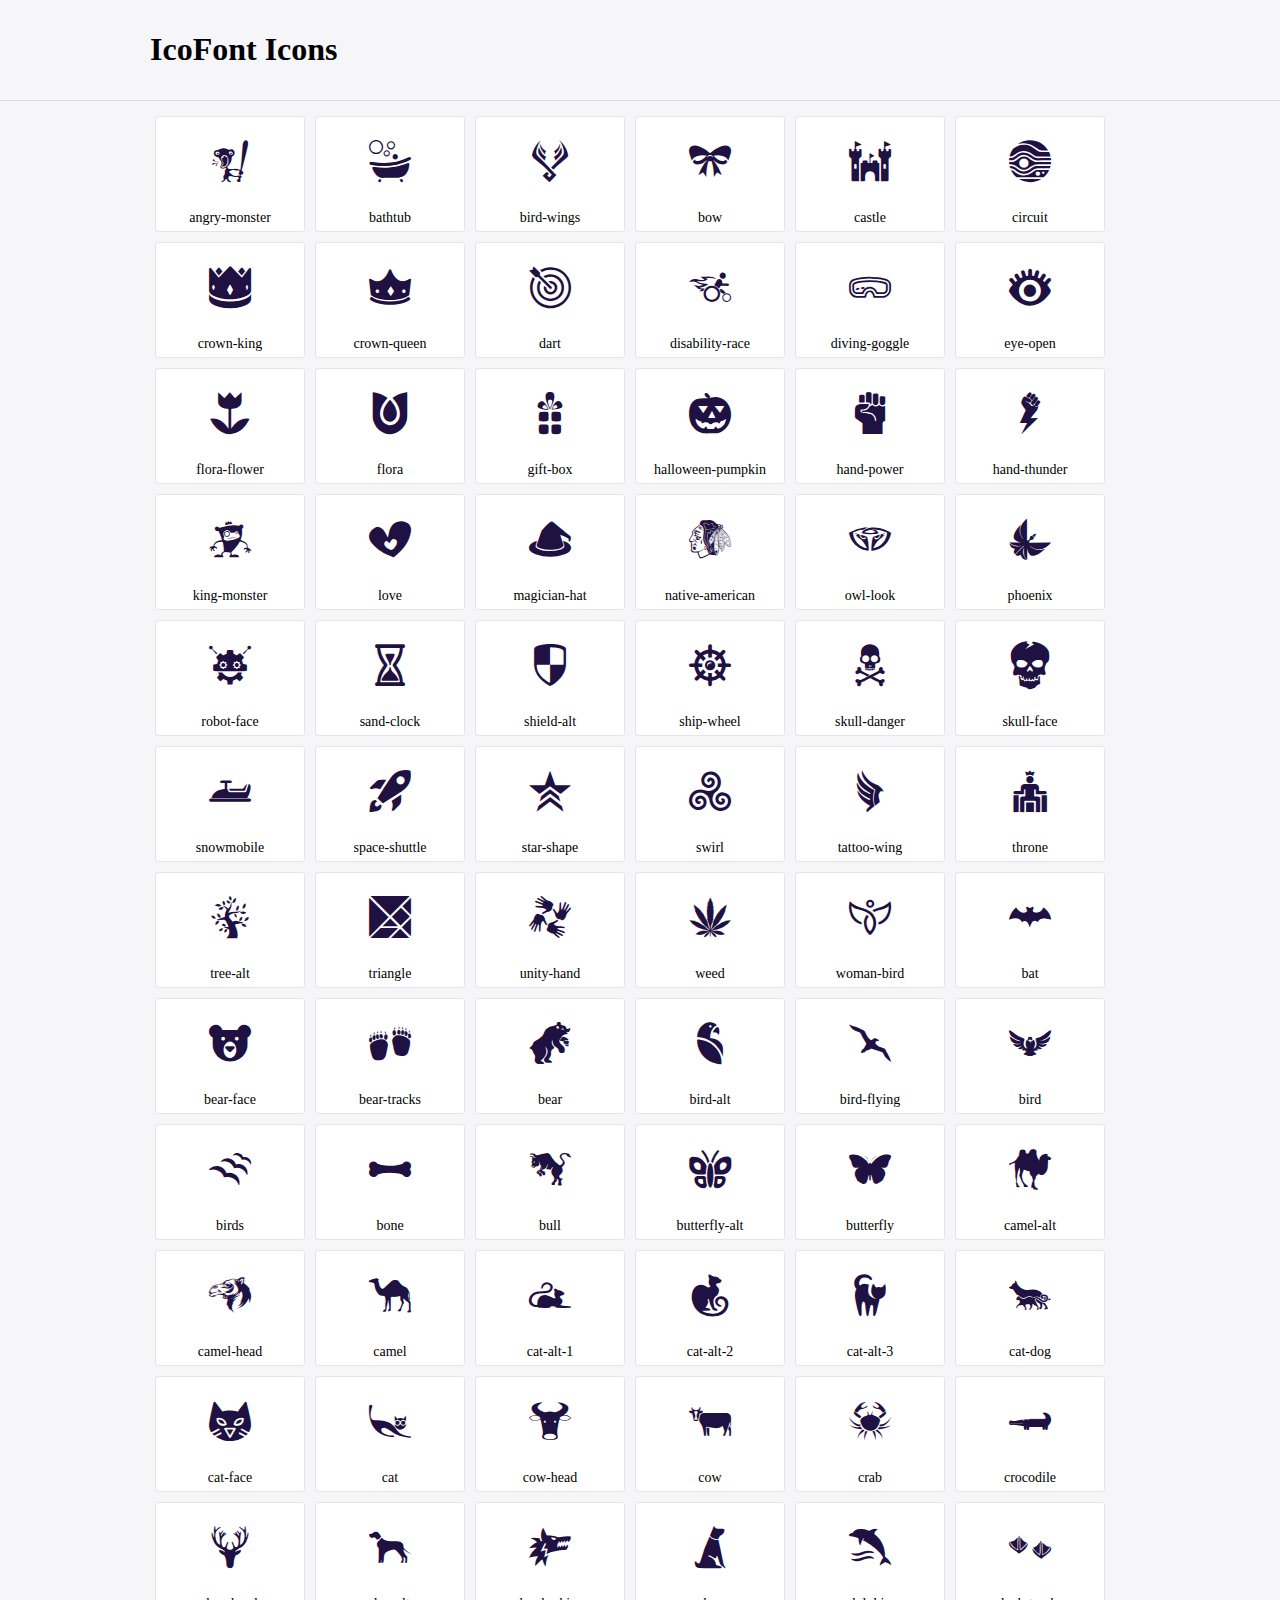
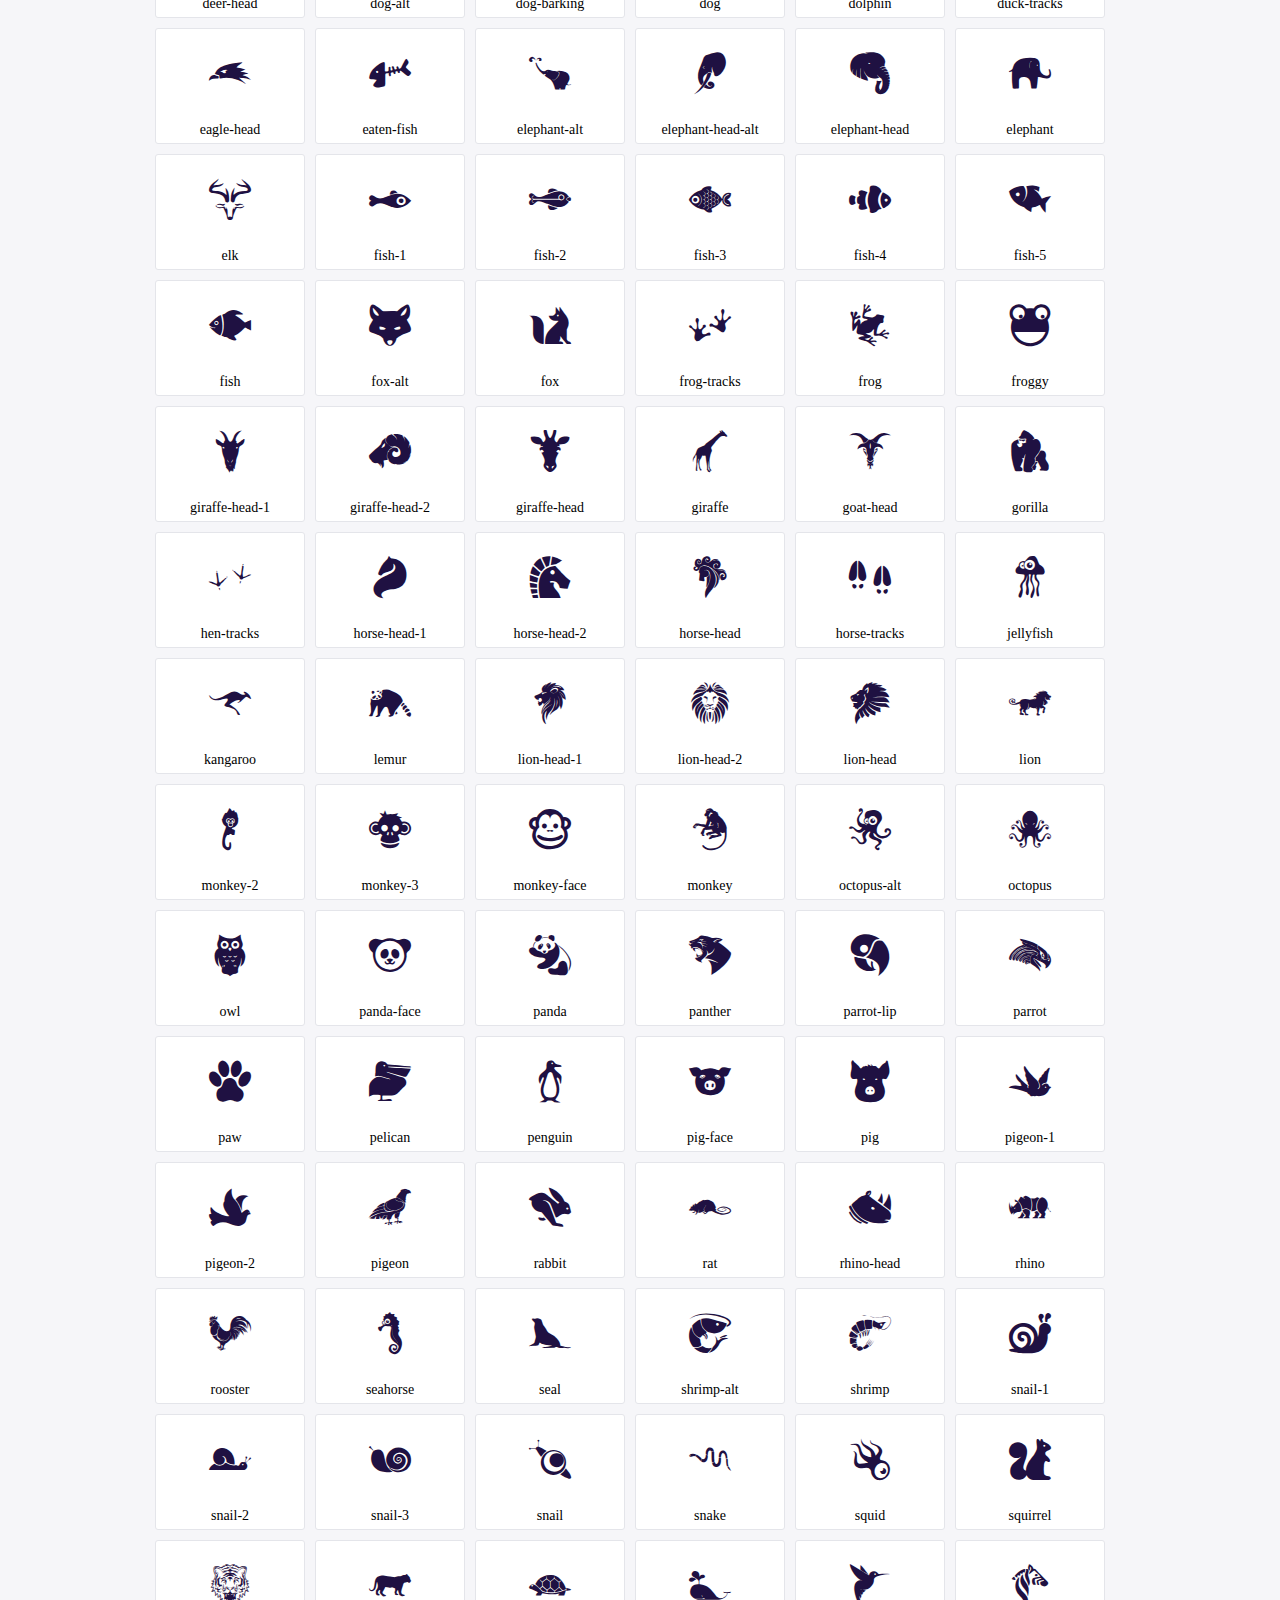
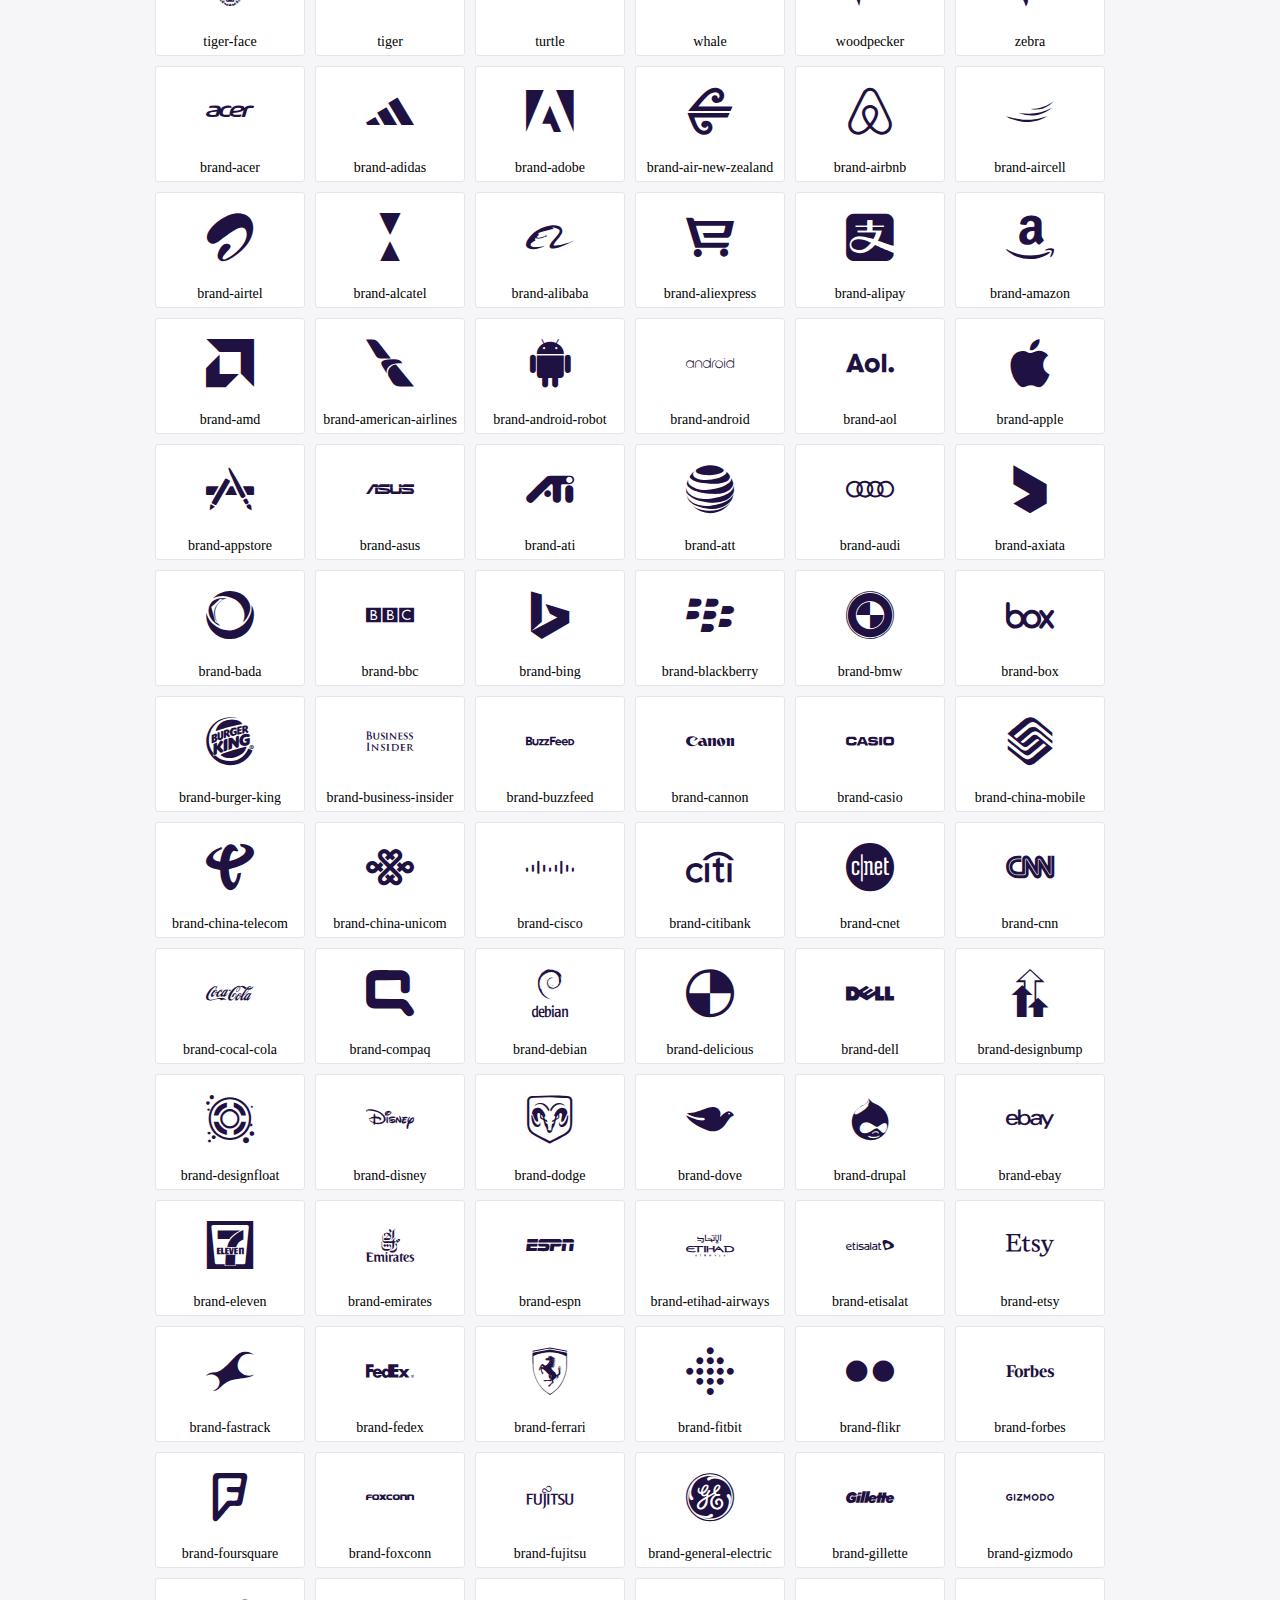
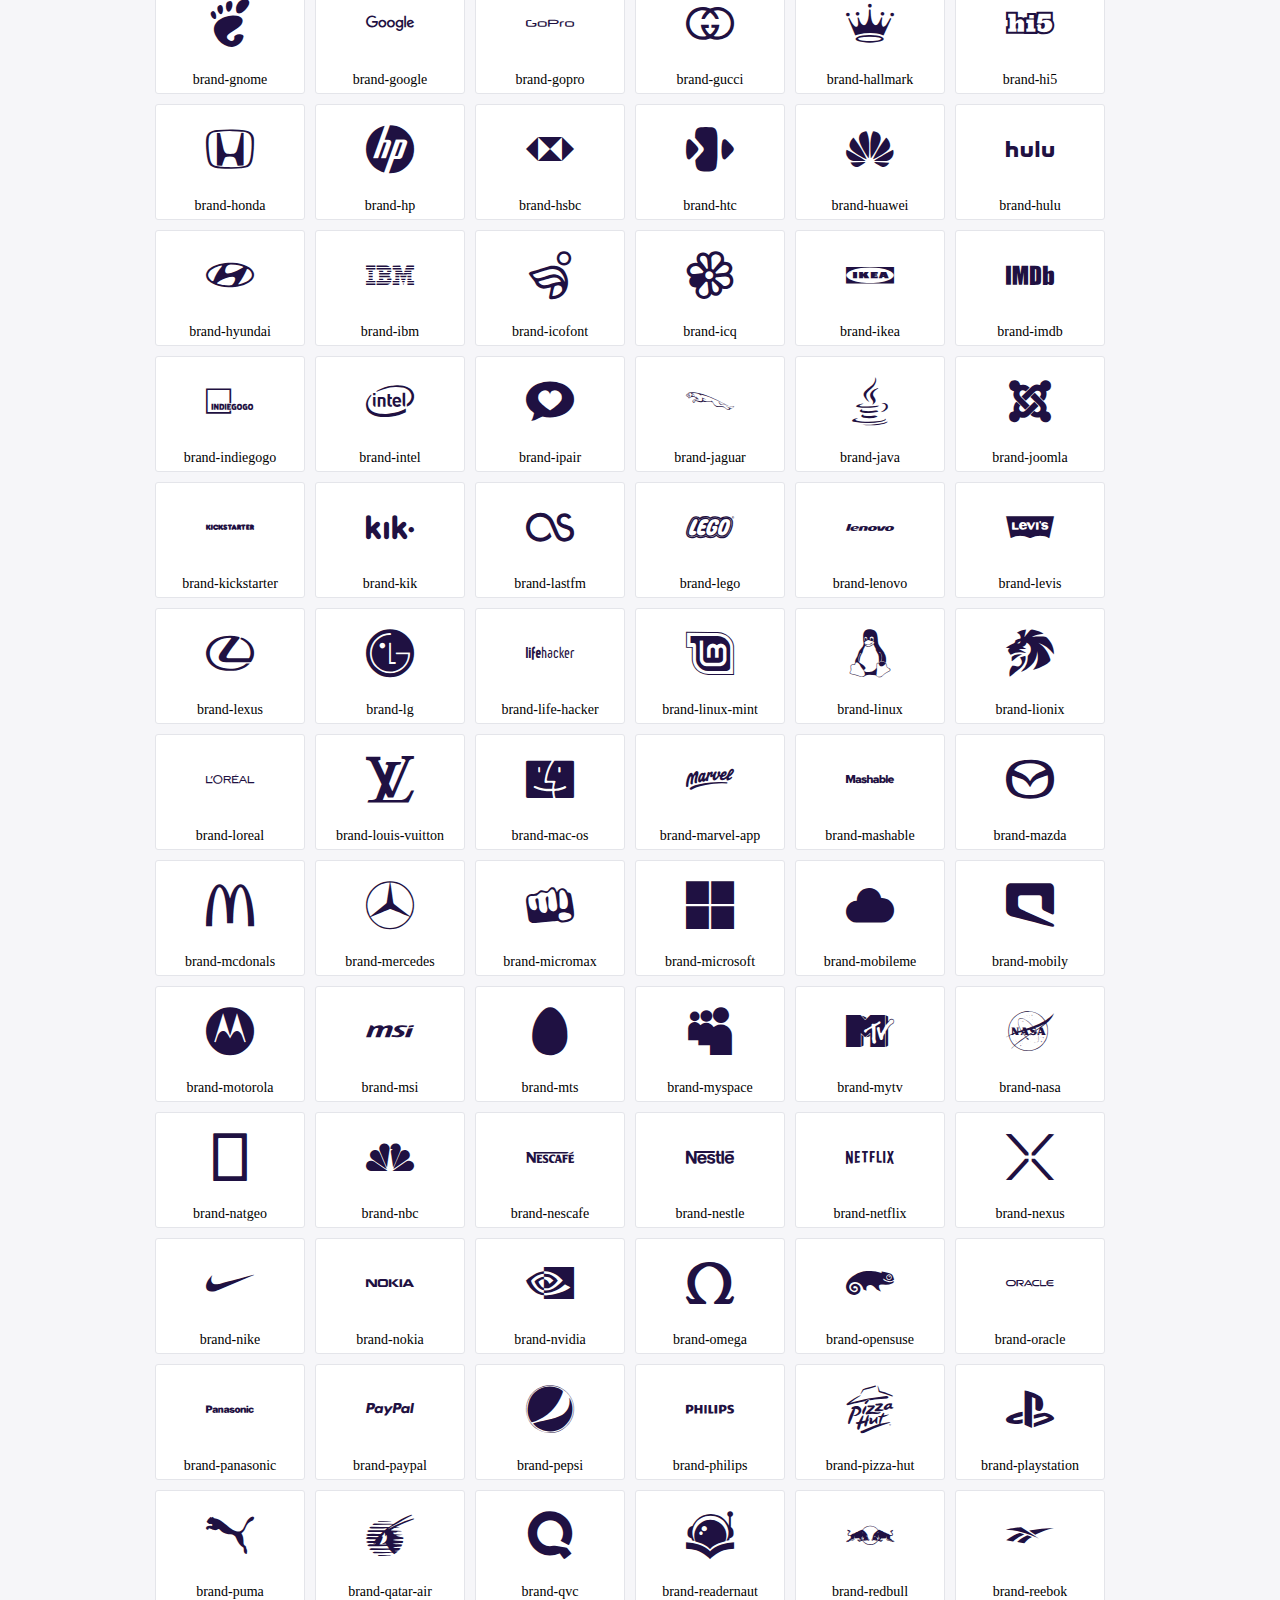
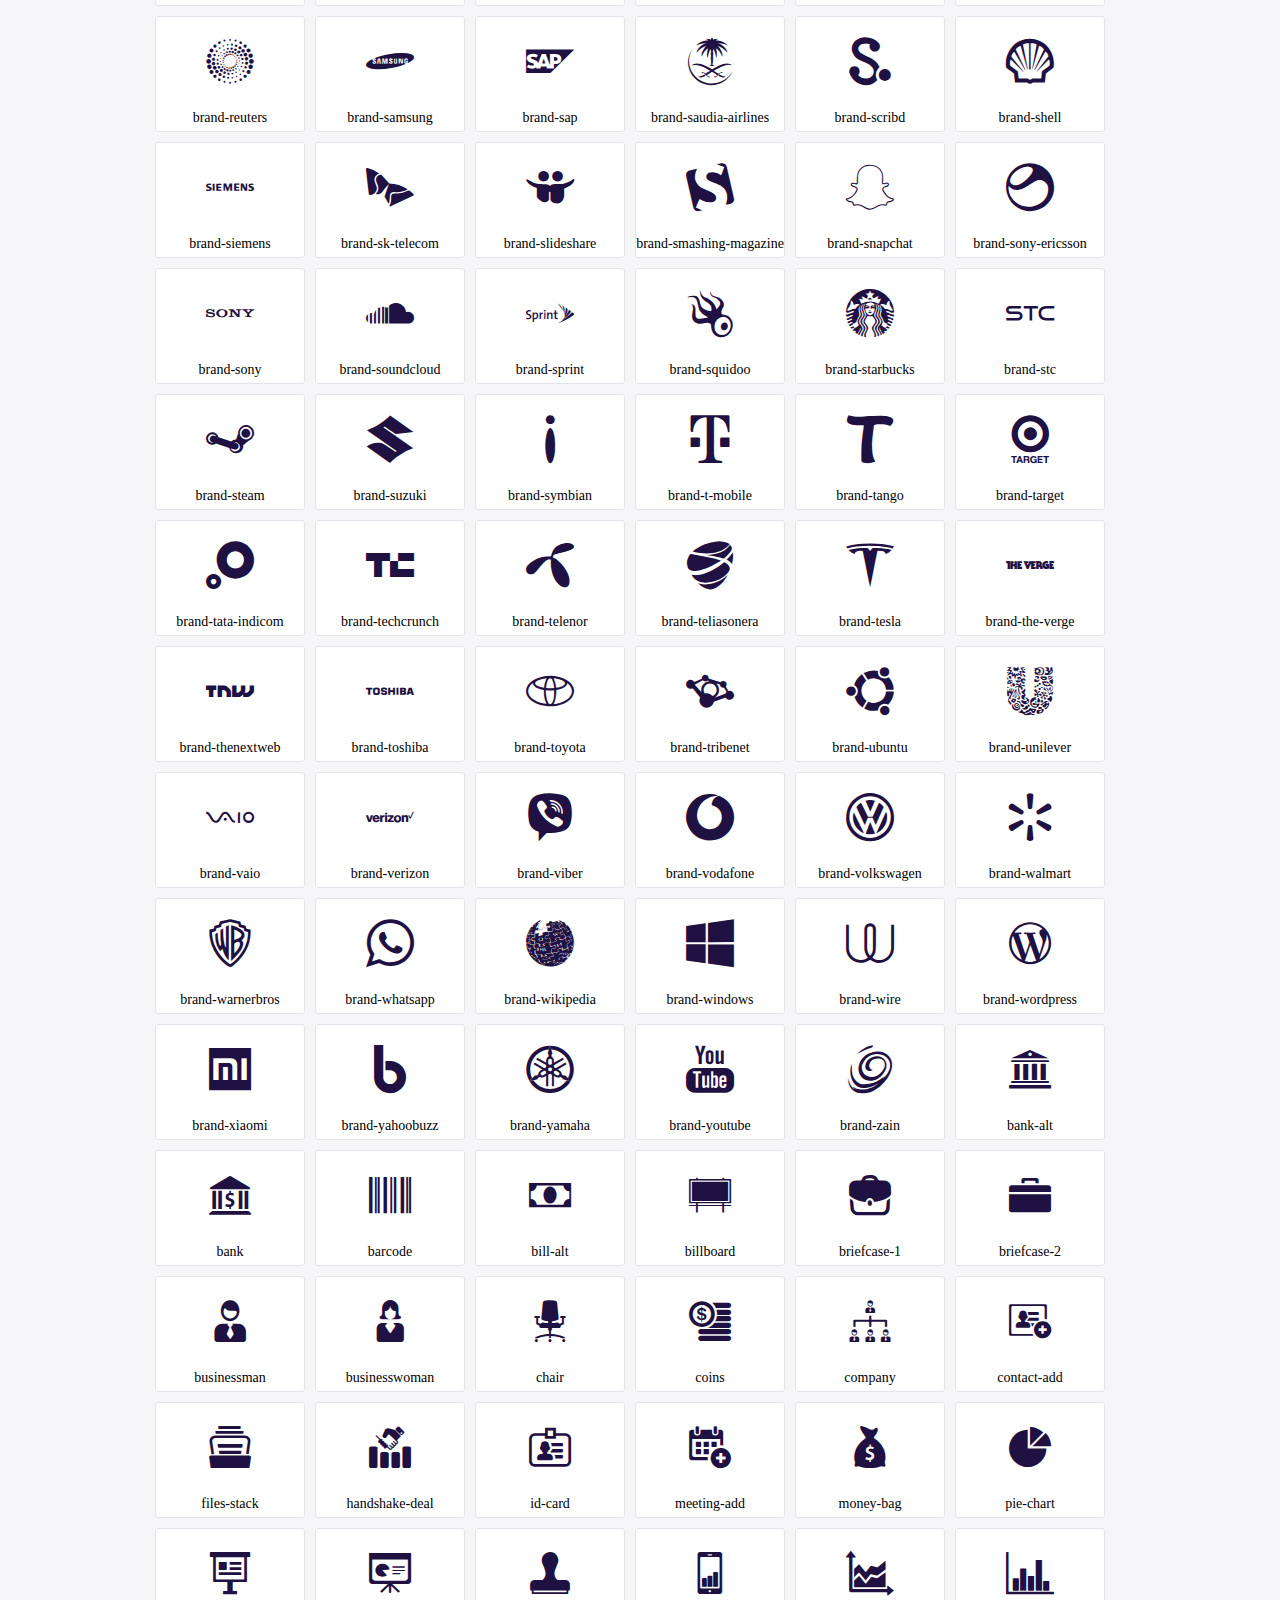
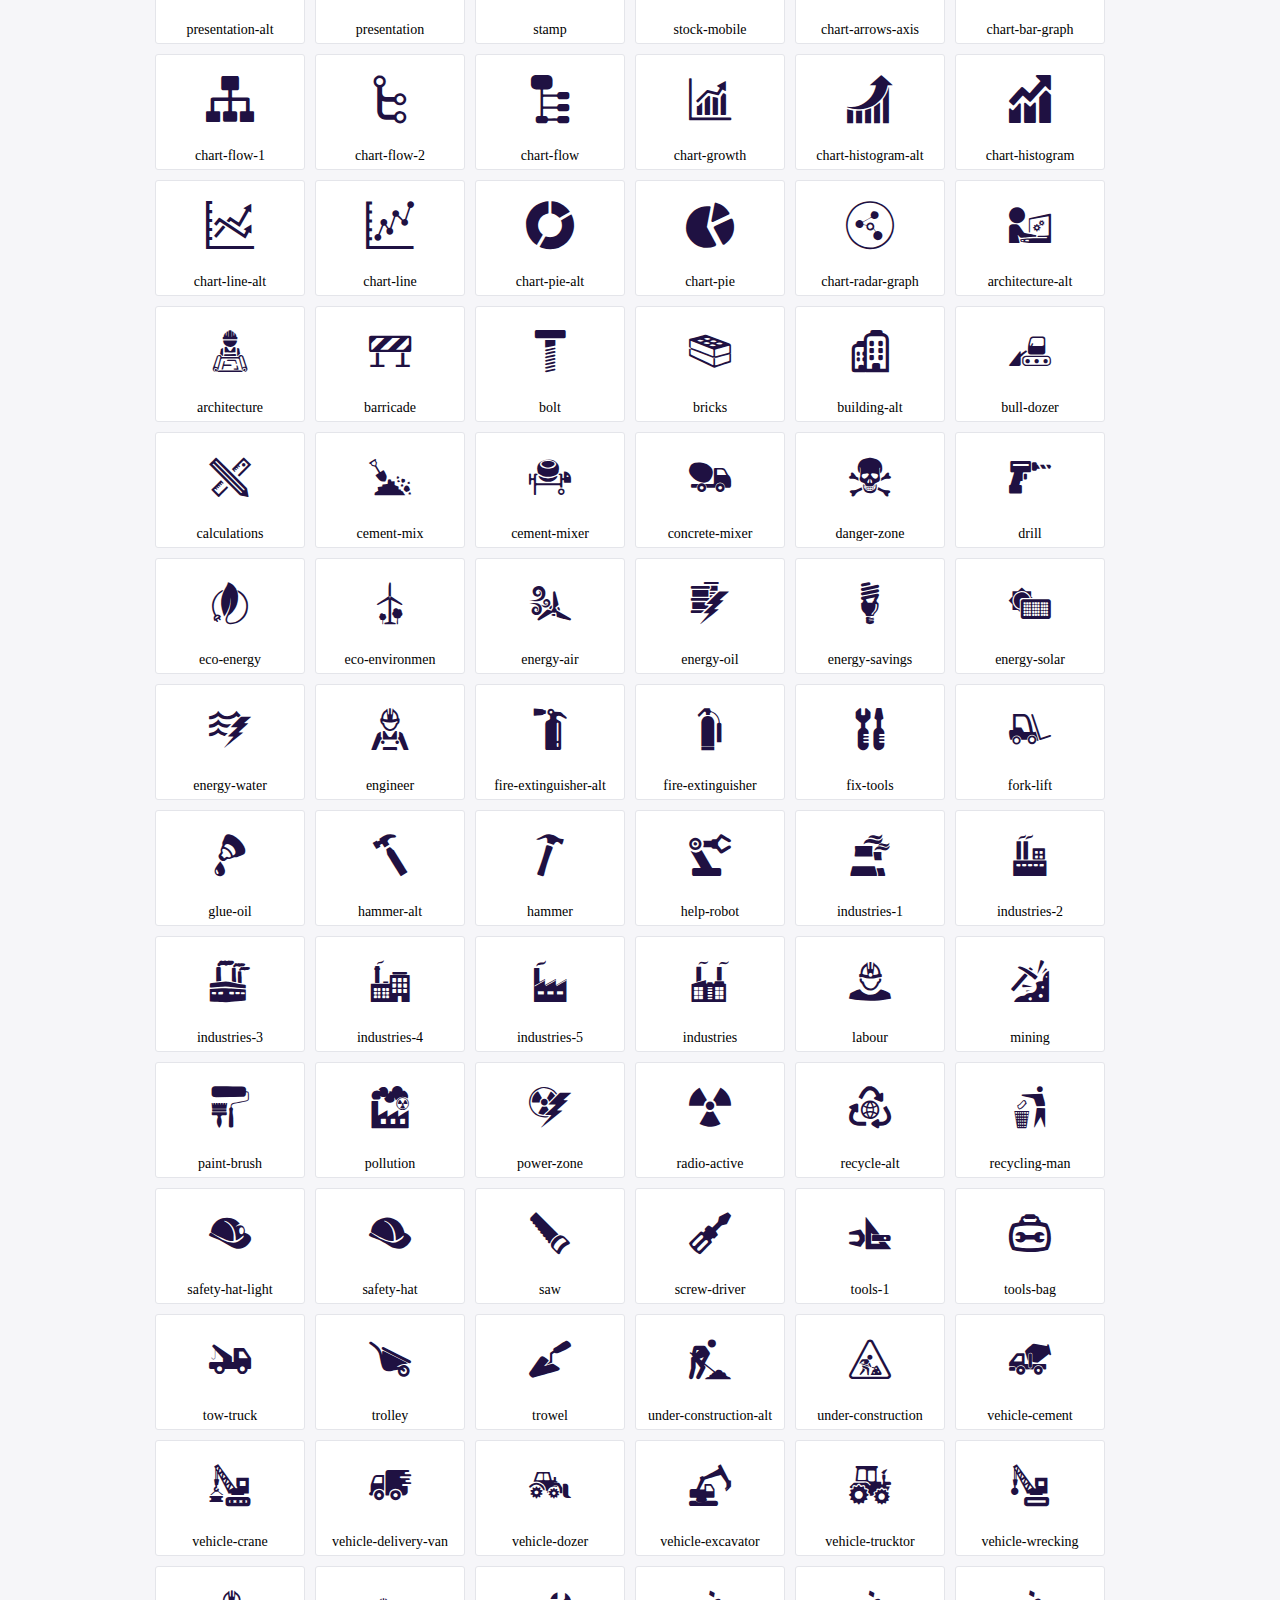
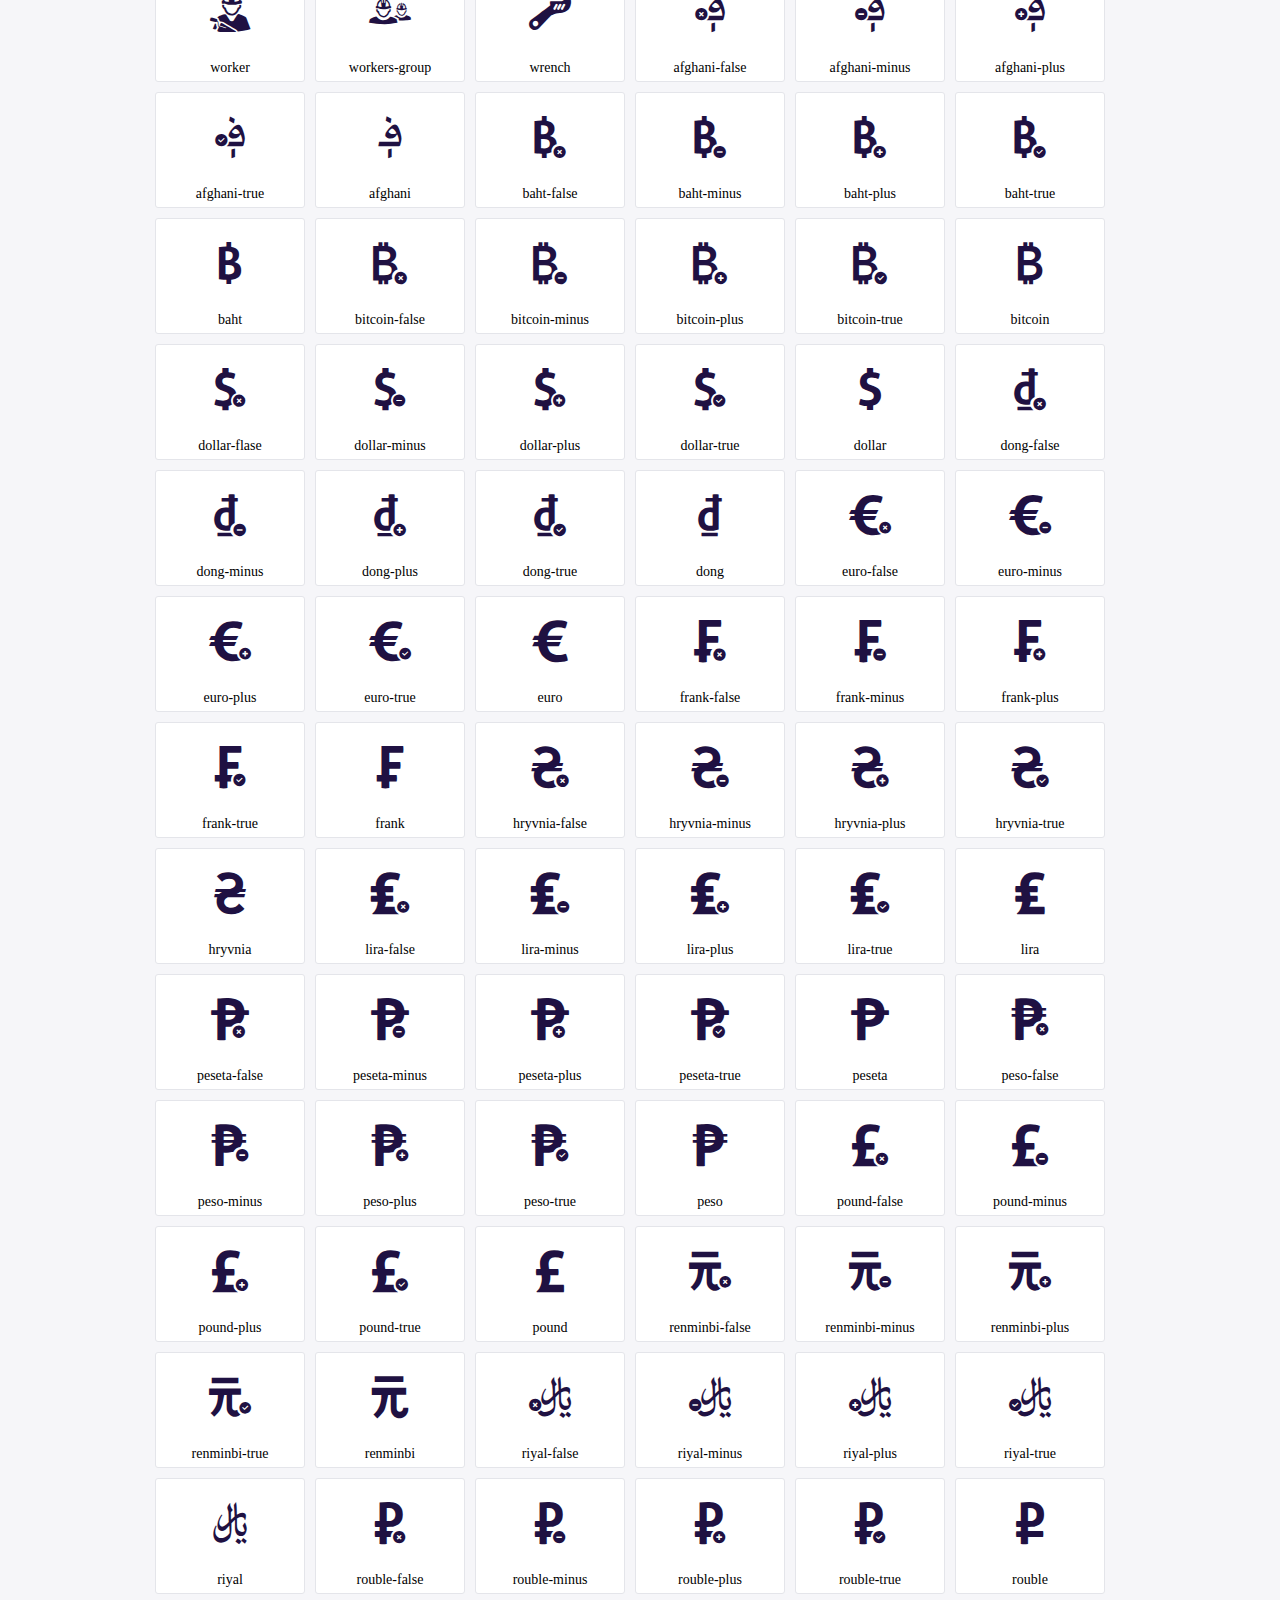
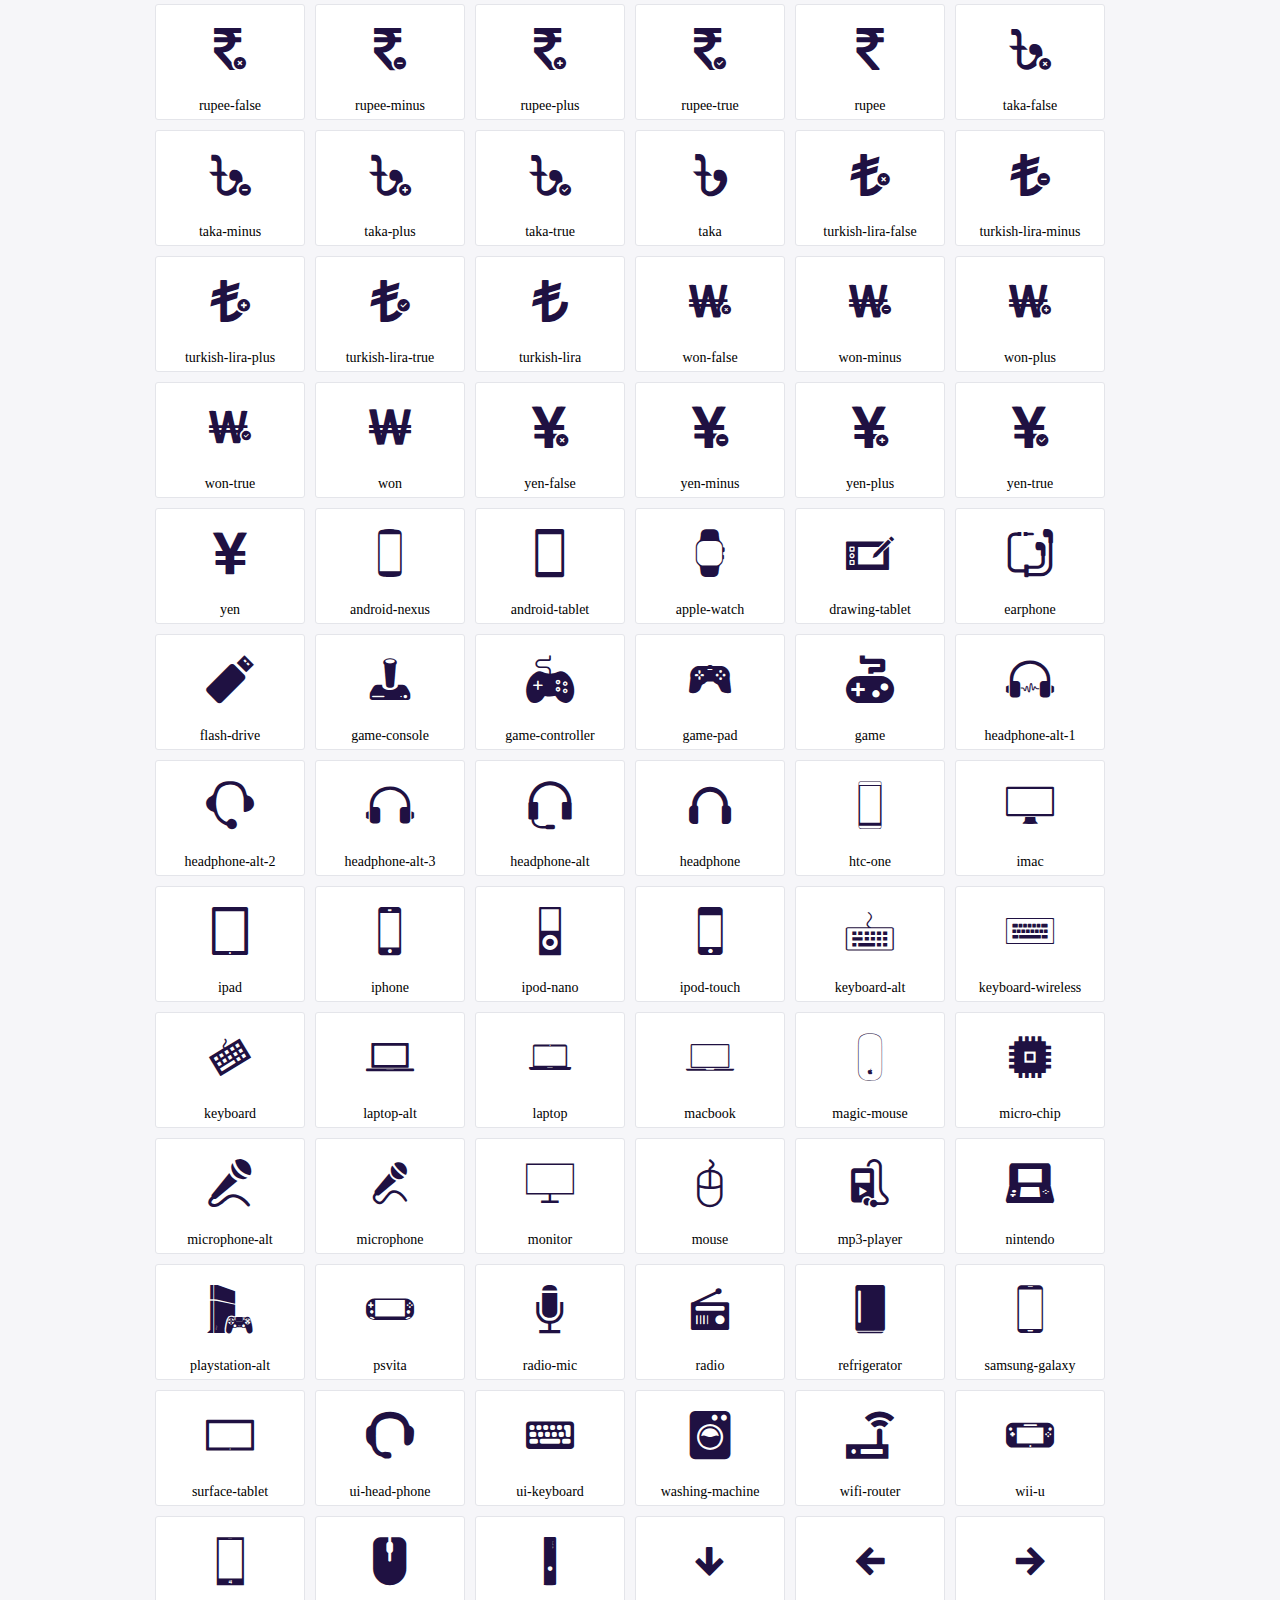
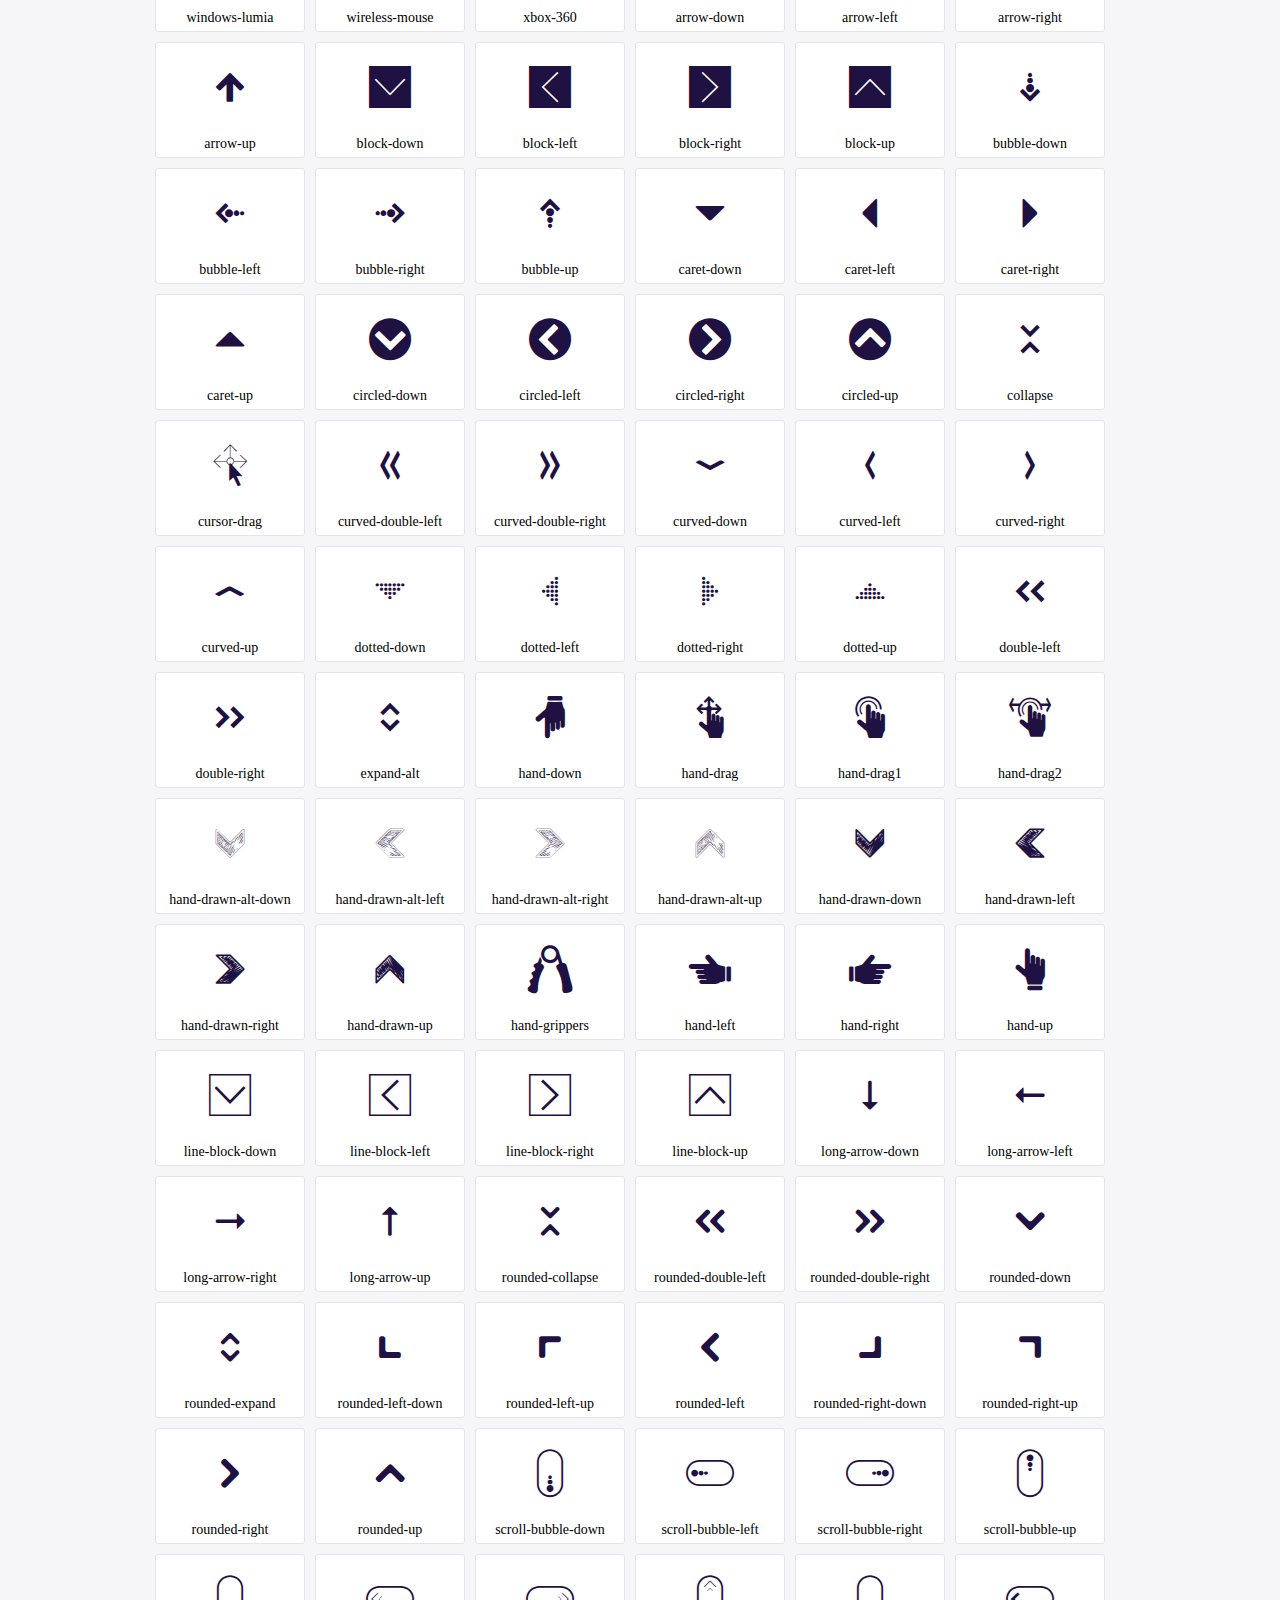
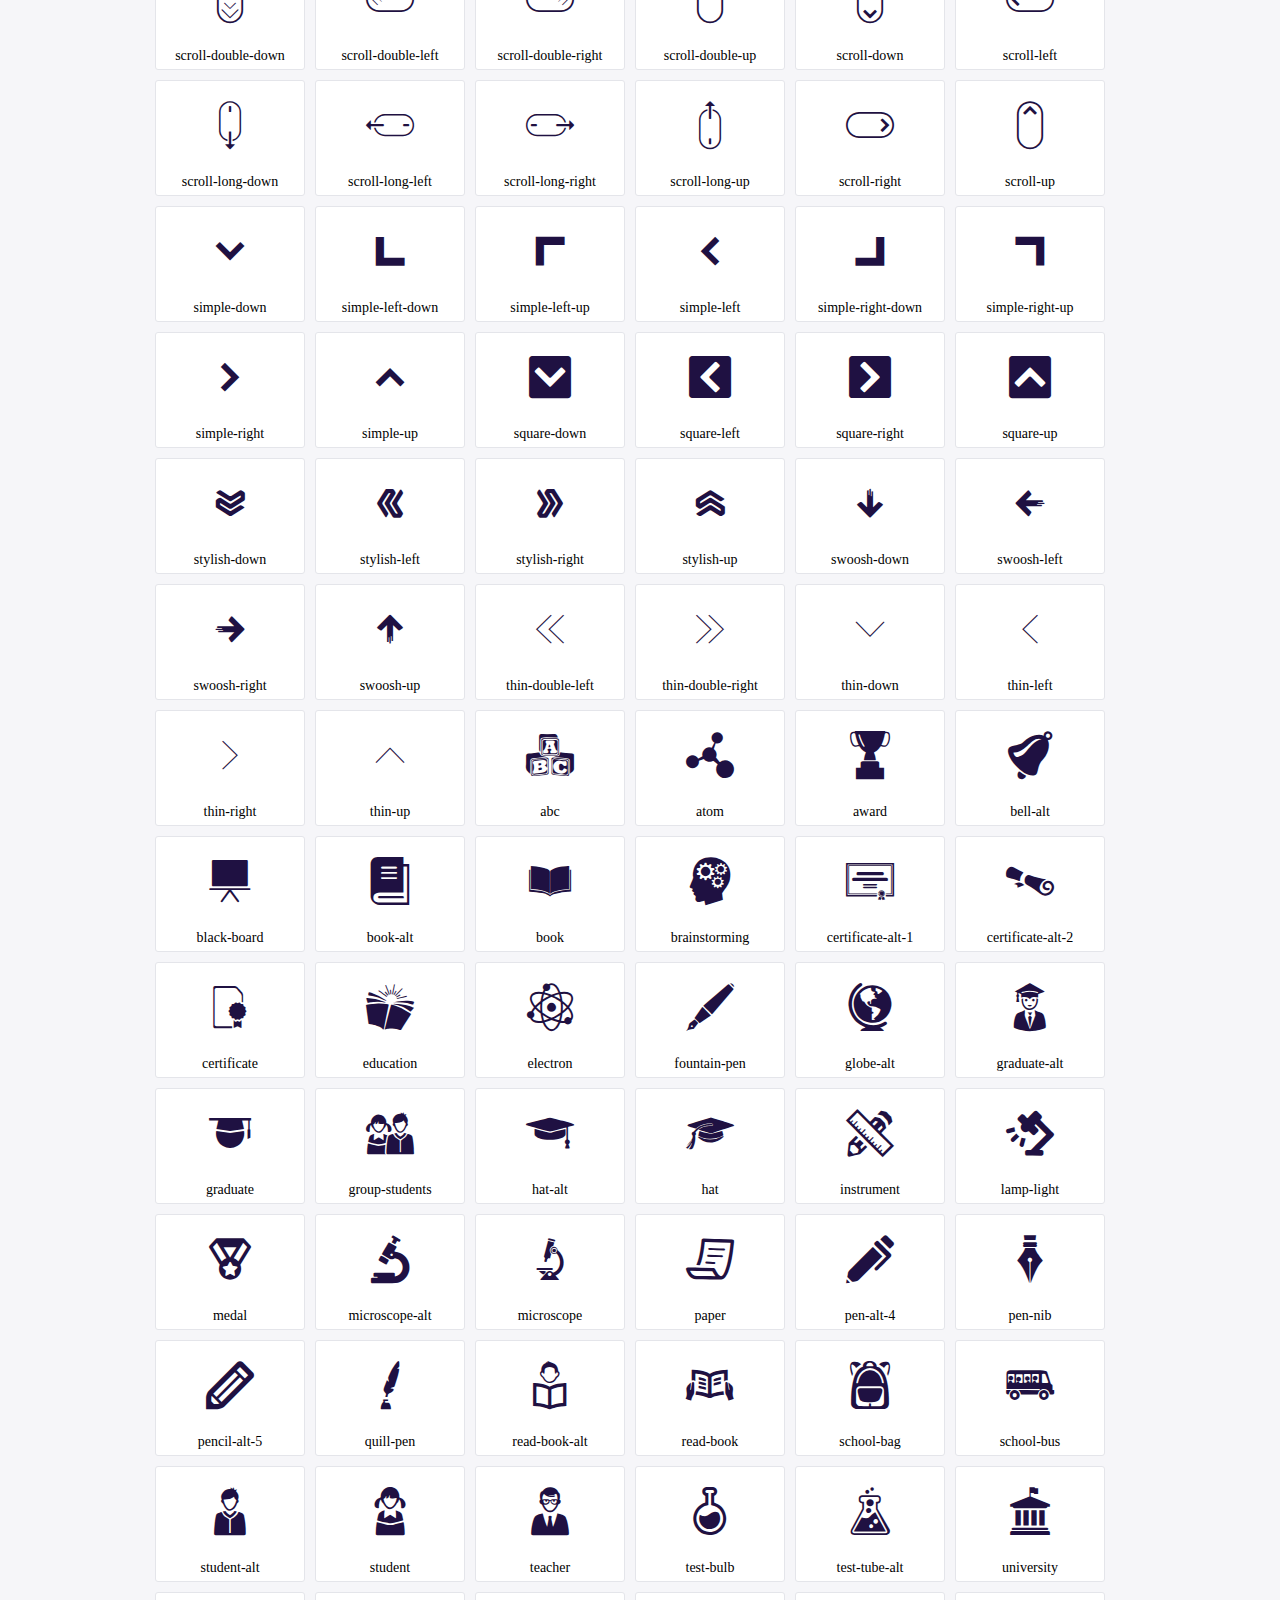
<file: fonts/icofont/demo.html>
<!DOCTYPE html>
	<html>
	<head>
		<meta charset="utf-8">
		<title>Examples | IcoFont</title>
		<link rel="stylesheet" type="text/css" href="./icofont.min.css">
		<style type="text/css">
			body {
				margin: 0;
				padding: 0;
				background: #F6F6F9;
			}
			.header {
				border-bottom: 1px solid #DCDCE1;
				padding: 10px 0;
				margin-bottom: 10px;
			}
			.container {
				width: 980px;
				margin: 0 auto;
			}
			.ico-title {
				font-size: 2em;
			}
			.iconlist {
				margin: 0;
				padding: 0;
				list-style: none;
				text-align: center;
				width: 100%;
				display: flex;
				flex-wrap: wrap;
				flex-direction: row;
			}
			.iconlist li {
				position: relative;
				margin: 5px;
				width: 150px;
				cursor: pointer;
			}
			.iconlist li .icon-holder {
				position: relative;
				text-align: center;
				border-radius: 3px;
				overflow: hidden;
				padding-bottom: 5px;
				background: #ffffff;
				border: 1px solid #E4E5EA;
				transition: all 0.2s linear 0s;
			}
			.iconlist li .icon-holder:hover {
				background: #00C3DA;
				color: #ffffff;
			}
			.iconlist li .icon-holder:hover .icon i {
				color: #ffffff;
			}
			.iconlist li .icon-holder .icon {
				padding: 20px;
				text-align: center;
			}
			.iconlist li .icon-holder .icon i {
				font-size: 3em;
				color: #1F1142;
			}
			.iconlist li .icon-holder span {
				font-size: 14px;
				display: block;
				margin-top: 5px;
				border-radius: 3px;
			}
		</style>
	</head>
	<body>
	<div class="header">
		<div class="container">
			<h1 class="ico-title"> IcoFont Icons </h1>
		</div>
	</div>
	<div class="container">
		<ul class="iconlist">
		
		<li>
			<div class="icon-holder">
				<div class="icon"> 
					<i class="icofont-angry-monster"></i>
				</div> 
				<span> angry-monster </span>
			</div>
		</li>
		
		<li>
			<div class="icon-holder">
				<div class="icon"> 
					<i class="icofont-bathtub"></i>
				</div> 
				<span> bathtub </span>
			</div>
		</li>
		
		<li>
			<div class="icon-holder">
				<div class="icon"> 
					<i class="icofont-bird-wings"></i>
				</div> 
				<span> bird-wings </span>
			</div>
		</li>
		
		<li>
			<div class="icon-holder">
				<div class="icon"> 
					<i class="icofont-bow"></i>
				</div> 
				<span> bow </span>
			</div>
		</li>
		
		<li>
			<div class="icon-holder">
				<div class="icon"> 
					<i class="icofont-castle"></i>
				</div> 
				<span> castle </span>
			</div>
		</li>
		
		<li>
			<div class="icon-holder">
				<div class="icon"> 
					<i class="icofont-circuit"></i>
				</div> 
				<span> circuit </span>
			</div>
		</li>
		
		<li>
			<div class="icon-holder">
				<div class="icon"> 
					<i class="icofont-crown-king"></i>
				</div> 
				<span> crown-king </span>
			</div>
		</li>
		
		<li>
			<div class="icon-holder">
				<div class="icon"> 
					<i class="icofont-crown-queen"></i>
				</div> 
				<span> crown-queen </span>
			</div>
		</li>
		
		<li>
			<div class="icon-holder">
				<div class="icon"> 
					<i class="icofont-dart"></i>
				</div> 
				<span> dart </span>
			</div>
		</li>
		
		<li>
			<div class="icon-holder">
				<div class="icon"> 
					<i class="icofont-disability-race"></i>
				</div> 
				<span> disability-race </span>
			</div>
		</li>
		
		<li>
			<div class="icon-holder">
				<div class="icon"> 
					<i class="icofont-diving-goggle"></i>
				</div> 
				<span> diving-goggle </span>
			</div>
		</li>
		
		<li>
			<div class="icon-holder">
				<div class="icon"> 
					<i class="icofont-eye-open"></i>
				</div> 
				<span> eye-open </span>
			</div>
		</li>
		
		<li>
			<div class="icon-holder">
				<div class="icon"> 
					<i class="icofont-flora-flower"></i>
				</div> 
				<span> flora-flower </span>
			</div>
		</li>
		
		<li>
			<div class="icon-holder">
				<div class="icon"> 
					<i class="icofont-flora"></i>
				</div> 
				<span> flora </span>
			</div>
		</li>
		
		<li>
			<div class="icon-holder">
				<div class="icon"> 
					<i class="icofont-gift-box"></i>
				</div> 
				<span> gift-box </span>
			</div>
		</li>
		
		<li>
			<div class="icon-holder">
				<div class="icon"> 
					<i class="icofont-halloween-pumpkin"></i>
				</div> 
				<span> halloween-pumpkin </span>
			</div>
		</li>
		
		<li>
			<div class="icon-holder">
				<div class="icon"> 
					<i class="icofont-hand-power"></i>
				</div> 
				<span> hand-power </span>
			</div>
		</li>
		
		<li>
			<div class="icon-holder">
				<div class="icon"> 
					<i class="icofont-hand-thunder"></i>
				</div> 
				<span> hand-thunder </span>
			</div>
		</li>
		
		<li>
			<div class="icon-holder">
				<div class="icon"> 
					<i class="icofont-king-monster"></i>
				</div> 
				<span> king-monster </span>
			</div>
		</li>
		
		<li>
			<div class="icon-holder">
				<div class="icon"> 
					<i class="icofont-love"></i>
				</div> 
				<span> love </span>
			</div>
		</li>
		
		<li>
			<div class="icon-holder">
				<div class="icon"> 
					<i class="icofont-magician-hat"></i>
				</div> 
				<span> magician-hat </span>
			</div>
		</li>
		
		<li>
			<div class="icon-holder">
				<div class="icon"> 
					<i class="icofont-native-american"></i>
				</div> 
				<span> native-american </span>
			</div>
		</li>
		
		<li>
			<div class="icon-holder">
				<div class="icon"> 
					<i class="icofont-owl-look"></i>
				</div> 
				<span> owl-look </span>
			</div>
		</li>
		
		<li>
			<div class="icon-holder">
				<div class="icon"> 
					<i class="icofont-phoenix"></i>
				</div> 
				<span> phoenix </span>
			</div>
		</li>
		
		<li>
			<div class="icon-holder">
				<div class="icon"> 
					<i class="icofont-robot-face"></i>
				</div> 
				<span> robot-face </span>
			</div>
		</li>
		
		<li>
			<div class="icon-holder">
				<div class="icon"> 
					<i class="icofont-sand-clock"></i>
				</div> 
				<span> sand-clock </span>
			</div>
		</li>
		
		<li>
			<div class="icon-holder">
				<div class="icon"> 
					<i class="icofont-shield-alt"></i>
				</div> 
				<span> shield-alt </span>
			</div>
		</li>
		
		<li>
			<div class="icon-holder">
				<div class="icon"> 
					<i class="icofont-ship-wheel"></i>
				</div> 
				<span> ship-wheel </span>
			</div>
		</li>
		
		<li>
			<div class="icon-holder">
				<div class="icon"> 
					<i class="icofont-skull-danger"></i>
				</div> 
				<span> skull-danger </span>
			</div>
		</li>
		
		<li>
			<div class="icon-holder">
				<div class="icon"> 
					<i class="icofont-skull-face"></i>
				</div> 
				<span> skull-face </span>
			</div>
		</li>
		
		<li>
			<div class="icon-holder">
				<div class="icon"> 
					<i class="icofont-snowmobile"></i>
				</div> 
				<span> snowmobile </span>
			</div>
		</li>
		
		<li>
			<div class="icon-holder">
				<div class="icon"> 
					<i class="icofont-space-shuttle"></i>
				</div> 
				<span> space-shuttle </span>
			</div>
		</li>
		
		<li>
			<div class="icon-holder">
				<div class="icon"> 
					<i class="icofont-star-shape"></i>
				</div> 
				<span> star-shape </span>
			</div>
		</li>
		
		<li>
			<div class="icon-holder">
				<div class="icon"> 
					<i class="icofont-swirl"></i>
				</div> 
				<span> swirl </span>
			</div>
		</li>
		
		<li>
			<div class="icon-holder">
				<div class="icon"> 
					<i class="icofont-tattoo-wing"></i>
				</div> 
				<span> tattoo-wing </span>
			</div>
		</li>
		
		<li>
			<div class="icon-holder">
				<div class="icon"> 
					<i class="icofont-throne"></i>
				</div> 
				<span> throne </span>
			</div>
		</li>
		
		<li>
			<div class="icon-holder">
				<div class="icon"> 
					<i class="icofont-tree-alt"></i>
				</div> 
				<span> tree-alt </span>
			</div>
		</li>
		
		<li>
			<div class="icon-holder">
				<div class="icon"> 
					<i class="icofont-triangle"></i>
				</div> 
				<span> triangle </span>
			</div>
		</li>
		
		<li>
			<div class="icon-holder">
				<div class="icon"> 
					<i class="icofont-unity-hand"></i>
				</div> 
				<span> unity-hand </span>
			</div>
		</li>
		
		<li>
			<div class="icon-holder">
				<div class="icon"> 
					<i class="icofont-weed"></i>
				</div> 
				<span> weed </span>
			</div>
		</li>
		
		<li>
			<div class="icon-holder">
				<div class="icon"> 
					<i class="icofont-woman-bird"></i>
				</div> 
				<span> woman-bird </span>
			</div>
		</li>
		
		<li>
			<div class="icon-holder">
				<div class="icon"> 
					<i class="icofont-bat"></i>
				</div> 
				<span> bat </span>
			</div>
		</li>
		
		<li>
			<div class="icon-holder">
				<div class="icon"> 
					<i class="icofont-bear-face"></i>
				</div> 
				<span> bear-face </span>
			</div>
		</li>
		
		<li>
			<div class="icon-holder">
				<div class="icon"> 
					<i class="icofont-bear-tracks"></i>
				</div> 
				<span> bear-tracks </span>
			</div>
		</li>
		
		<li>
			<div class="icon-holder">
				<div class="icon"> 
					<i class="icofont-bear"></i>
				</div> 
				<span> bear </span>
			</div>
		</li>
		
		<li>
			<div class="icon-holder">
				<div class="icon"> 
					<i class="icofont-bird-alt"></i>
				</div> 
				<span> bird-alt </span>
			</div>
		</li>
		
		<li>
			<div class="icon-holder">
				<div class="icon"> 
					<i class="icofont-bird-flying"></i>
				</div> 
				<span> bird-flying </span>
			</div>
		</li>
		
		<li>
			<div class="icon-holder">
				<div class="icon"> 
					<i class="icofont-bird"></i>
				</div> 
				<span> bird </span>
			</div>
		</li>
		
		<li>
			<div class="icon-holder">
				<div class="icon"> 
					<i class="icofont-birds"></i>
				</div> 
				<span> birds </span>
			</div>
		</li>
		
		<li>
			<div class="icon-holder">
				<div class="icon"> 
					<i class="icofont-bone"></i>
				</div> 
				<span> bone </span>
			</div>
		</li>
		
		<li>
			<div class="icon-holder">
				<div class="icon"> 
					<i class="icofont-bull"></i>
				</div> 
				<span> bull </span>
			</div>
		</li>
		
		<li>
			<div class="icon-holder">
				<div class="icon"> 
					<i class="icofont-butterfly-alt"></i>
				</div> 
				<span> butterfly-alt </span>
			</div>
		</li>
		
		<li>
			<div class="icon-holder">
				<div class="icon"> 
					<i class="icofont-butterfly"></i>
				</div> 
				<span> butterfly </span>
			</div>
		</li>
		
		<li>
			<div class="icon-holder">
				<div class="icon"> 
					<i class="icofont-camel-alt"></i>
				</div> 
				<span> camel-alt </span>
			</div>
		</li>
		
		<li>
			<div class="icon-holder">
				<div class="icon"> 
					<i class="icofont-camel-head"></i>
				</div> 
				<span> camel-head </span>
			</div>
		</li>
		
		<li>
			<div class="icon-holder">
				<div class="icon"> 
					<i class="icofont-camel"></i>
				</div> 
				<span> camel </span>
			</div>
		</li>
		
		<li>
			<div class="icon-holder">
				<div class="icon"> 
					<i class="icofont-cat-alt-1"></i>
				</div> 
				<span> cat-alt-1 </span>
			</div>
		</li>
		
		<li>
			<div class="icon-holder">
				<div class="icon"> 
					<i class="icofont-cat-alt-2"></i>
				</div> 
				<span> cat-alt-2 </span>
			</div>
		</li>
		
		<li>
			<div class="icon-holder">
				<div class="icon"> 
					<i class="icofont-cat-alt-3"></i>
				</div> 
				<span> cat-alt-3 </span>
			</div>
		</li>
		
		<li>
			<div class="icon-holder">
				<div class="icon"> 
					<i class="icofont-cat-dog"></i>
				</div> 
				<span> cat-dog </span>
			</div>
		</li>
		
		<li>
			<div class="icon-holder">
				<div class="icon"> 
					<i class="icofont-cat-face"></i>
				</div> 
				<span> cat-face </span>
			</div>
		</li>
		
		<li>
			<div class="icon-holder">
				<div class="icon"> 
					<i class="icofont-cat"></i>
				</div> 
				<span> cat </span>
			</div>
		</li>
		
		<li>
			<div class="icon-holder">
				<div class="icon"> 
					<i class="icofont-cow-head"></i>
				</div> 
				<span> cow-head </span>
			</div>
		</li>
		
		<li>
			<div class="icon-holder">
				<div class="icon"> 
					<i class="icofont-cow"></i>
				</div> 
				<span> cow </span>
			</div>
		</li>
		
		<li>
			<div class="icon-holder">
				<div class="icon"> 
					<i class="icofont-crab"></i>
				</div> 
				<span> crab </span>
			</div>
		</li>
		
		<li>
			<div class="icon-holder">
				<div class="icon"> 
					<i class="icofont-crocodile"></i>
				</div> 
				<span> crocodile </span>
			</div>
		</li>
		
		<li>
			<div class="icon-holder">
				<div class="icon"> 
					<i class="icofont-deer-head"></i>
				</div> 
				<span> deer-head </span>
			</div>
		</li>
		
		<li>
			<div class="icon-holder">
				<div class="icon"> 
					<i class="icofont-dog-alt"></i>
				</div> 
				<span> dog-alt </span>
			</div>
		</li>
		
		<li>
			<div class="icon-holder">
				<div class="icon"> 
					<i class="icofont-dog-barking"></i>
				</div> 
				<span> dog-barking </span>
			</div>
		</li>
		
		<li>
			<div class="icon-holder">
				<div class="icon"> 
					<i class="icofont-dog"></i>
				</div> 
				<span> dog </span>
			</div>
		</li>
		
		<li>
			<div class="icon-holder">
				<div class="icon"> 
					<i class="icofont-dolphin"></i>
				</div> 
				<span> dolphin </span>
			</div>
		</li>
		
		<li>
			<div class="icon-holder">
				<div class="icon"> 
					<i class="icofont-duck-tracks"></i>
				</div> 
				<span> duck-tracks </span>
			</div>
		</li>
		
		<li>
			<div class="icon-holder">
				<div class="icon"> 
					<i class="icofont-eagle-head"></i>
				</div> 
				<span> eagle-head </span>
			</div>
		</li>
		
		<li>
			<div class="icon-holder">
				<div class="icon"> 
					<i class="icofont-eaten-fish"></i>
				</div> 
				<span> eaten-fish </span>
			</div>
		</li>
		
		<li>
			<div class="icon-holder">
				<div class="icon"> 
					<i class="icofont-elephant-alt"></i>
				</div> 
				<span> elephant-alt </span>
			</div>
		</li>
		
		<li>
			<div class="icon-holder">
				<div class="icon"> 
					<i class="icofont-elephant-head-alt"></i>
				</div> 
				<span> elephant-head-alt </span>
			</div>
		</li>
		
		<li>
			<div class="icon-holder">
				<div class="icon"> 
					<i class="icofont-elephant-head"></i>
				</div> 
				<span> elephant-head </span>
			</div>
		</li>
		
		<li>
			<div class="icon-holder">
				<div class="icon"> 
					<i class="icofont-elephant"></i>
				</div> 
				<span> elephant </span>
			</div>
		</li>
		
		<li>
			<div class="icon-holder">
				<div class="icon"> 
					<i class="icofont-elk"></i>
				</div> 
				<span> elk </span>
			</div>
		</li>
		
		<li>
			<div class="icon-holder">
				<div class="icon"> 
					<i class="icofont-fish-1"></i>
				</div> 
				<span> fish-1 </span>
			</div>
		</li>
		
		<li>
			<div class="icon-holder">
				<div class="icon"> 
					<i class="icofont-fish-2"></i>
				</div> 
				<span> fish-2 </span>
			</div>
		</li>
		
		<li>
			<div class="icon-holder">
				<div class="icon"> 
					<i class="icofont-fish-3"></i>
				</div> 
				<span> fish-3 </span>
			</div>
		</li>
		
		<li>
			<div class="icon-holder">
				<div class="icon"> 
					<i class="icofont-fish-4"></i>
				</div> 
				<span> fish-4 </span>
			</div>
		</li>
		
		<li>
			<div class="icon-holder">
				<div class="icon"> 
					<i class="icofont-fish-5"></i>
				</div> 
				<span> fish-5 </span>
			</div>
		</li>
		
		<li>
			<div class="icon-holder">
				<div class="icon"> 
					<i class="icofont-fish"></i>
				</div> 
				<span> fish </span>
			</div>
		</li>
		
		<li>
			<div class="icon-holder">
				<div class="icon"> 
					<i class="icofont-fox-alt"></i>
				</div> 
				<span> fox-alt </span>
			</div>
		</li>
		
		<li>
			<div class="icon-holder">
				<div class="icon"> 
					<i class="icofont-fox"></i>
				</div> 
				<span> fox </span>
			</div>
		</li>
		
		<li>
			<div class="icon-holder">
				<div class="icon"> 
					<i class="icofont-frog-tracks"></i>
				</div> 
				<span> frog-tracks </span>
			</div>
		</li>
		
		<li>
			<div class="icon-holder">
				<div class="icon"> 
					<i class="icofont-frog"></i>
				</div> 
				<span> frog </span>
			</div>
		</li>
		
		<li>
			<div class="icon-holder">
				<div class="icon"> 
					<i class="icofont-froggy"></i>
				</div> 
				<span> froggy </span>
			</div>
		</li>
		
		<li>
			<div class="icon-holder">
				<div class="icon"> 
					<i class="icofont-giraffe-head-1"></i>
				</div> 
				<span> giraffe-head-1 </span>
			</div>
		</li>
		
		<li>
			<div class="icon-holder">
				<div class="icon"> 
					<i class="icofont-giraffe-head-2"></i>
				</div> 
				<span> giraffe-head-2 </span>
			</div>
		</li>
		
		<li>
			<div class="icon-holder">
				<div class="icon"> 
					<i class="icofont-giraffe-head"></i>
				</div> 
				<span> giraffe-head </span>
			</div>
		</li>
		
		<li>
			<div class="icon-holder">
				<div class="icon"> 
					<i class="icofont-giraffe"></i>
				</div> 
				<span> giraffe </span>
			</div>
		</li>
		
		<li>
			<div class="icon-holder">
				<div class="icon"> 
					<i class="icofont-goat-head"></i>
				</div> 
				<span> goat-head </span>
			</div>
		</li>
		
		<li>
			<div class="icon-holder">
				<div class="icon"> 
					<i class="icofont-gorilla"></i>
				</div> 
				<span> gorilla </span>
			</div>
		</li>
		
		<li>
			<div class="icon-holder">
				<div class="icon"> 
					<i class="icofont-hen-tracks"></i>
				</div> 
				<span> hen-tracks </span>
			</div>
		</li>
		
		<li>
			<div class="icon-holder">
				<div class="icon"> 
					<i class="icofont-horse-head-1"></i>
				</div> 
				<span> horse-head-1 </span>
			</div>
		</li>
		
		<li>
			<div class="icon-holder">
				<div class="icon"> 
					<i class="icofont-horse-head-2"></i>
				</div> 
				<span> horse-head-2 </span>
			</div>
		</li>
		
		<li>
			<div class="icon-holder">
				<div class="icon"> 
					<i class="icofont-horse-head"></i>
				</div> 
				<span> horse-head </span>
			</div>
		</li>
		
		<li>
			<div class="icon-holder">
				<div class="icon"> 
					<i class="icofont-horse-tracks"></i>
				</div> 
				<span> horse-tracks </span>
			</div>
		</li>
		
		<li>
			<div class="icon-holder">
				<div class="icon"> 
					<i class="icofont-jellyfish"></i>
				</div> 
				<span> jellyfish </span>
			</div>
		</li>
		
		<li>
			<div class="icon-holder">
				<div class="icon"> 
					<i class="icofont-kangaroo"></i>
				</div> 
				<span> kangaroo </span>
			</div>
		</li>
		
		<li>
			<div class="icon-holder">
				<div class="icon"> 
					<i class="icofont-lemur"></i>
				</div> 
				<span> lemur </span>
			</div>
		</li>
		
		<li>
			<div class="icon-holder">
				<div class="icon"> 
					<i class="icofont-lion-head-1"></i>
				</div> 
				<span> lion-head-1 </span>
			</div>
		</li>
		
		<li>
			<div class="icon-holder">
				<div class="icon"> 
					<i class="icofont-lion-head-2"></i>
				</div> 
				<span> lion-head-2 </span>
			</div>
		</li>
		
		<li>
			<div class="icon-holder">
				<div class="icon"> 
					<i class="icofont-lion-head"></i>
				</div> 
				<span> lion-head </span>
			</div>
		</li>
		
		<li>
			<div class="icon-holder">
				<div class="icon"> 
					<i class="icofont-lion"></i>
				</div> 
				<span> lion </span>
			</div>
		</li>
		
		<li>
			<div class="icon-holder">
				<div class="icon"> 
					<i class="icofont-monkey-2"></i>
				</div> 
				<span> monkey-2 </span>
			</div>
		</li>
		
		<li>
			<div class="icon-holder">
				<div class="icon"> 
					<i class="icofont-monkey-3"></i>
				</div> 
				<span> monkey-3 </span>
			</div>
		</li>
		
		<li>
			<div class="icon-holder">
				<div class="icon"> 
					<i class="icofont-monkey-face"></i>
				</div> 
				<span> monkey-face </span>
			</div>
		</li>
		
		<li>
			<div class="icon-holder">
				<div class="icon"> 
					<i class="icofont-monkey"></i>
				</div> 
				<span> monkey </span>
			</div>
		</li>
		
		<li>
			<div class="icon-holder">
				<div class="icon"> 
					<i class="icofont-octopus-alt"></i>
				</div> 
				<span> octopus-alt </span>
			</div>
		</li>
		
		<li>
			<div class="icon-holder">
				<div class="icon"> 
					<i class="icofont-octopus"></i>
				</div> 
				<span> octopus </span>
			</div>
		</li>
		
		<li>
			<div class="icon-holder">
				<div class="icon"> 
					<i class="icofont-owl"></i>
				</div> 
				<span> owl </span>
			</div>
		</li>
		
		<li>
			<div class="icon-holder">
				<div class="icon"> 
					<i class="icofont-panda-face"></i>
				</div> 
				<span> panda-face </span>
			</div>
		</li>
		
		<li>
			<div class="icon-holder">
				<div class="icon"> 
					<i class="icofont-panda"></i>
				</div> 
				<span> panda </span>
			</div>
		</li>
		
		<li>
			<div class="icon-holder">
				<div class="icon"> 
					<i class="icofont-panther"></i>
				</div> 
				<span> panther </span>
			</div>
		</li>
		
		<li>
			<div class="icon-holder">
				<div class="icon"> 
					<i class="icofont-parrot-lip"></i>
				</div> 
				<span> parrot-lip </span>
			</div>
		</li>
		
		<li>
			<div class="icon-holder">
				<div class="icon"> 
					<i class="icofont-parrot"></i>
				</div> 
				<span> parrot </span>
			</div>
		</li>
		
		<li>
			<div class="icon-holder">
				<div class="icon"> 
					<i class="icofont-paw"></i>
				</div> 
				<span> paw </span>
			</div>
		</li>
		
		<li>
			<div class="icon-holder">
				<div class="icon"> 
					<i class="icofont-pelican"></i>
				</div> 
				<span> pelican </span>
			</div>
		</li>
		
		<li>
			<div class="icon-holder">
				<div class="icon"> 
					<i class="icofont-penguin"></i>
				</div> 
				<span> penguin </span>
			</div>
		</li>
		
		<li>
			<div class="icon-holder">
				<div class="icon"> 
					<i class="icofont-pig-face"></i>
				</div> 
				<span> pig-face </span>
			</div>
		</li>
		
		<li>
			<div class="icon-holder">
				<div class="icon"> 
					<i class="icofont-pig"></i>
				</div> 
				<span> pig </span>
			</div>
		</li>
		
		<li>
			<div class="icon-holder">
				<div class="icon"> 
					<i class="icofont-pigeon-1"></i>
				</div> 
				<span> pigeon-1 </span>
			</div>
		</li>
		
		<li>
			<div class="icon-holder">
				<div class="icon"> 
					<i class="icofont-pigeon-2"></i>
				</div> 
				<span> pigeon-2 </span>
			</div>
		</li>
		
		<li>
			<div class="icon-holder">
				<div class="icon"> 
					<i class="icofont-pigeon"></i>
				</div> 
				<span> pigeon </span>
			</div>
		</li>
		
		<li>
			<div class="icon-holder">
				<div class="icon"> 
					<i class="icofont-rabbit"></i>
				</div> 
				<span> rabbit </span>
			</div>
		</li>
		
		<li>
			<div class="icon-holder">
				<div class="icon"> 
					<i class="icofont-rat"></i>
				</div> 
				<span> rat </span>
			</div>
		</li>
		
		<li>
			<div class="icon-holder">
				<div class="icon"> 
					<i class="icofont-rhino-head"></i>
				</div> 
				<span> rhino-head </span>
			</div>
		</li>
		
		<li>
			<div class="icon-holder">
				<div class="icon"> 
					<i class="icofont-rhino"></i>
				</div> 
				<span> rhino </span>
			</div>
		</li>
		
		<li>
			<div class="icon-holder">
				<div class="icon"> 
					<i class="icofont-rooster"></i>
				</div> 
				<span> rooster </span>
			</div>
		</li>
		
		<li>
			<div class="icon-holder">
				<div class="icon"> 
					<i class="icofont-seahorse"></i>
				</div> 
				<span> seahorse </span>
			</div>
		</li>
		
		<li>
			<div class="icon-holder">
				<div class="icon"> 
					<i class="icofont-seal"></i>
				</div> 
				<span> seal </span>
			</div>
		</li>
		
		<li>
			<div class="icon-holder">
				<div class="icon"> 
					<i class="icofont-shrimp-alt"></i>
				</div> 
				<span> shrimp-alt </span>
			</div>
		</li>
		
		<li>
			<div class="icon-holder">
				<div class="icon"> 
					<i class="icofont-shrimp"></i>
				</div> 
				<span> shrimp </span>
			</div>
		</li>
		
		<li>
			<div class="icon-holder">
				<div class="icon"> 
					<i class="icofont-snail-1"></i>
				</div> 
				<span> snail-1 </span>
			</div>
		</li>
		
		<li>
			<div class="icon-holder">
				<div class="icon"> 
					<i class="icofont-snail-2"></i>
				</div> 
				<span> snail-2 </span>
			</div>
		</li>
		
		<li>
			<div class="icon-holder">
				<div class="icon"> 
					<i class="icofont-snail-3"></i>
				</div> 
				<span> snail-3 </span>
			</div>
		</li>
		
		<li>
			<div class="icon-holder">
				<div class="icon"> 
					<i class="icofont-snail"></i>
				</div> 
				<span> snail </span>
			</div>
		</li>
		
		<li>
			<div class="icon-holder">
				<div class="icon"> 
					<i class="icofont-snake"></i>
				</div> 
				<span> snake </span>
			</div>
		</li>
		
		<li>
			<div class="icon-holder">
				<div class="icon"> 
					<i class="icofont-squid"></i>
				</div> 
				<span> squid </span>
			</div>
		</li>
		
		<li>
			<div class="icon-holder">
				<div class="icon"> 
					<i class="icofont-squirrel"></i>
				</div> 
				<span> squirrel </span>
			</div>
		</li>
		
		<li>
			<div class="icon-holder">
				<div class="icon"> 
					<i class="icofont-tiger-face"></i>
				</div> 
				<span> tiger-face </span>
			</div>
		</li>
		
		<li>
			<div class="icon-holder">
				<div class="icon"> 
					<i class="icofont-tiger"></i>
				</div> 
				<span> tiger </span>
			</div>
		</li>
		
		<li>
			<div class="icon-holder">
				<div class="icon"> 
					<i class="icofont-turtle"></i>
				</div> 
				<span> turtle </span>
			</div>
		</li>
		
		<li>
			<div class="icon-holder">
				<div class="icon"> 
					<i class="icofont-whale"></i>
				</div> 
				<span> whale </span>
			</div>
		</li>
		
		<li>
			<div class="icon-holder">
				<div class="icon"> 
					<i class="icofont-woodpecker"></i>
				</div> 
				<span> woodpecker </span>
			</div>
		</li>
		
		<li>
			<div class="icon-holder">
				<div class="icon"> 
					<i class="icofont-zebra"></i>
				</div> 
				<span> zebra </span>
			</div>
		</li>
		
		<li>
			<div class="icon-holder">
				<div class="icon"> 
					<i class="icofont-brand-acer"></i>
				</div> 
				<span> brand-acer </span>
			</div>
		</li>
		
		<li>
			<div class="icon-holder">
				<div class="icon"> 
					<i class="icofont-brand-adidas"></i>
				</div> 
				<span> brand-adidas </span>
			</div>
		</li>
		
		<li>
			<div class="icon-holder">
				<div class="icon"> 
					<i class="icofont-brand-adobe"></i>
				</div> 
				<span> brand-adobe </span>
			</div>
		</li>
		
		<li>
			<div class="icon-holder">
				<div class="icon"> 
					<i class="icofont-brand-air-new-zealand"></i>
				</div> 
				<span> brand-air-new-zealand </span>
			</div>
		</li>
		
		<li>
			<div class="icon-holder">
				<div class="icon"> 
					<i class="icofont-brand-airbnb"></i>
				</div> 
				<span> brand-airbnb </span>
			</div>
		</li>
		
		<li>
			<div class="icon-holder">
				<div class="icon"> 
					<i class="icofont-brand-aircell"></i>
				</div> 
				<span> brand-aircell </span>
			</div>
		</li>
		
		<li>
			<div class="icon-holder">
				<div class="icon"> 
					<i class="icofont-brand-airtel"></i>
				</div> 
				<span> brand-airtel </span>
			</div>
		</li>
		
		<li>
			<div class="icon-holder">
				<div class="icon"> 
					<i class="icofont-brand-alcatel"></i>
				</div> 
				<span> brand-alcatel </span>
			</div>
		</li>
		
		<li>
			<div class="icon-holder">
				<div class="icon"> 
					<i class="icofont-brand-alibaba"></i>
				</div> 
				<span> brand-alibaba </span>
			</div>
		</li>
		
		<li>
			<div class="icon-holder">
				<div class="icon"> 
					<i class="icofont-brand-aliexpress"></i>
				</div> 
				<span> brand-aliexpress </span>
			</div>
		</li>
		
		<li>
			<div class="icon-holder">
				<div class="icon"> 
					<i class="icofont-brand-alipay"></i>
				</div> 
				<span> brand-alipay </span>
			</div>
		</li>
		
		<li>
			<div class="icon-holder">
				<div class="icon"> 
					<i class="icofont-brand-amazon"></i>
				</div> 
				<span> brand-amazon </span>
			</div>
		</li>
		
		<li>
			<div class="icon-holder">
				<div class="icon"> 
					<i class="icofont-brand-amd"></i>
				</div> 
				<span> brand-amd </span>
			</div>
		</li>
		
		<li>
			<div class="icon-holder">
				<div class="icon"> 
					<i class="icofont-brand-american-airlines"></i>
				</div> 
				<span> brand-american-airlines </span>
			</div>
		</li>
		
		<li>
			<div class="icon-holder">
				<div class="icon"> 
					<i class="icofont-brand-android-robot"></i>
				</div> 
				<span> brand-android-robot </span>
			</div>
		</li>
		
		<li>
			<div class="icon-holder">
				<div class="icon"> 
					<i class="icofont-brand-android"></i>
				</div> 
				<span> brand-android </span>
			</div>
		</li>
		
		<li>
			<div class="icon-holder">
				<div class="icon"> 
					<i class="icofont-brand-aol"></i>
				</div> 
				<span> brand-aol </span>
			</div>
		</li>
		
		<li>
			<div class="icon-holder">
				<div class="icon"> 
					<i class="icofont-brand-apple"></i>
				</div> 
				<span> brand-apple </span>
			</div>
		</li>
		
		<li>
			<div class="icon-holder">
				<div class="icon"> 
					<i class="icofont-brand-appstore"></i>
				</div> 
				<span> brand-appstore </span>
			</div>
		</li>
		
		<li>
			<div class="icon-holder">
				<div class="icon"> 
					<i class="icofont-brand-asus"></i>
				</div> 
				<span> brand-asus </span>
			</div>
		</li>
		
		<li>
			<div class="icon-holder">
				<div class="icon"> 
					<i class="icofont-brand-ati"></i>
				</div> 
				<span> brand-ati </span>
			</div>
		</li>
		
		<li>
			<div class="icon-holder">
				<div class="icon"> 
					<i class="icofont-brand-att"></i>
				</div> 
				<span> brand-att </span>
			</div>
		</li>
		
		<li>
			<div class="icon-holder">
				<div class="icon"> 
					<i class="icofont-brand-audi"></i>
				</div> 
				<span> brand-audi </span>
			</div>
		</li>
		
		<li>
			<div class="icon-holder">
				<div class="icon"> 
					<i class="icofont-brand-axiata"></i>
				</div> 
				<span> brand-axiata </span>
			</div>
		</li>
		
		<li>
			<div class="icon-holder">
				<div class="icon"> 
					<i class="icofont-brand-bada"></i>
				</div> 
				<span> brand-bada </span>
			</div>
		</li>
		
		<li>
			<div class="icon-holder">
				<div class="icon"> 
					<i class="icofont-brand-bbc"></i>
				</div> 
				<span> brand-bbc </span>
			</div>
		</li>
		
		<li>
			<div class="icon-holder">
				<div class="icon"> 
					<i class="icofont-brand-bing"></i>
				</div> 
				<span> brand-bing </span>
			</div>
		</li>
		
		<li>
			<div class="icon-holder">
				<div class="icon"> 
					<i class="icofont-brand-blackberry"></i>
				</div> 
				<span> brand-blackberry </span>
			</div>
		</li>
		
		<li>
			<div class="icon-holder">
				<div class="icon"> 
					<i class="icofont-brand-bmw"></i>
				</div> 
				<span> brand-bmw </span>
			</div>
		</li>
		
		<li>
			<div class="icon-holder">
				<div class="icon"> 
					<i class="icofont-brand-box"></i>
				</div> 
				<span> brand-box </span>
			</div>
		</li>
		
		<li>
			<div class="icon-holder">
				<div class="icon"> 
					<i class="icofont-brand-burger-king"></i>
				</div> 
				<span> brand-burger-king </span>
			</div>
		</li>
		
		<li>
			<div class="icon-holder">
				<div class="icon"> 
					<i class="icofont-brand-business-insider"></i>
				</div> 
				<span> brand-business-insider </span>
			</div>
		</li>
		
		<li>
			<div class="icon-holder">
				<div class="icon"> 
					<i class="icofont-brand-buzzfeed"></i>
				</div> 
				<span> brand-buzzfeed </span>
			</div>
		</li>
		
		<li>
			<div class="icon-holder">
				<div class="icon"> 
					<i class="icofont-brand-cannon"></i>
				</div> 
				<span> brand-cannon </span>
			</div>
		</li>
		
		<li>
			<div class="icon-holder">
				<div class="icon"> 
					<i class="icofont-brand-casio"></i>
				</div> 
				<span> brand-casio </span>
			</div>
		</li>
		
		<li>
			<div class="icon-holder">
				<div class="icon"> 
					<i class="icofont-brand-china-mobile"></i>
				</div> 
				<span> brand-china-mobile </span>
			</div>
		</li>
		
		<li>
			<div class="icon-holder">
				<div class="icon"> 
					<i class="icofont-brand-china-telecom"></i>
				</div> 
				<span> brand-china-telecom </span>
			</div>
		</li>
		
		<li>
			<div class="icon-holder">
				<div class="icon"> 
					<i class="icofont-brand-china-unicom"></i>
				</div> 
				<span> brand-china-unicom </span>
			</div>
		</li>
		
		<li>
			<div class="icon-holder">
				<div class="icon"> 
					<i class="icofont-brand-cisco"></i>
				</div> 
				<span> brand-cisco </span>
			</div>
		</li>
		
		<li>
			<div class="icon-holder">
				<div class="icon"> 
					<i class="icofont-brand-citibank"></i>
				</div> 
				<span> brand-citibank </span>
			</div>
		</li>
		
		<li>
			<div class="icon-holder">
				<div class="icon"> 
					<i class="icofont-brand-cnet"></i>
				</div> 
				<span> brand-cnet </span>
			</div>
		</li>
		
		<li>
			<div class="icon-holder">
				<div class="icon"> 
					<i class="icofont-brand-cnn"></i>
				</div> 
				<span> brand-cnn </span>
			</div>
		</li>
		
		<li>
			<div class="icon-holder">
				<div class="icon"> 
					<i class="icofont-brand-cocal-cola"></i>
				</div> 
				<span> brand-cocal-cola </span>
			</div>
		</li>
		
		<li>
			<div class="icon-holder">
				<div class="icon"> 
					<i class="icofont-brand-compaq"></i>
				</div> 
				<span> brand-compaq </span>
			</div>
		</li>
		
		<li>
			<div class="icon-holder">
				<div class="icon"> 
					<i class="icofont-brand-debian"></i>
				</div> 
				<span> brand-debian </span>
			</div>
		</li>
		
		<li>
			<div class="icon-holder">
				<div class="icon"> 
					<i class="icofont-brand-delicious"></i>
				</div> 
				<span> brand-delicious </span>
			</div>
		</li>
		
		<li>
			<div class="icon-holder">
				<div class="icon"> 
					<i class="icofont-brand-dell"></i>
				</div> 
				<span> brand-dell </span>
			</div>
		</li>
		
		<li>
			<div class="icon-holder">
				<div class="icon"> 
					<i class="icofont-brand-designbump"></i>
				</div> 
				<span> brand-designbump </span>
			</div>
		</li>
		
		<li>
			<div class="icon-holder">
				<div class="icon"> 
					<i class="icofont-brand-designfloat"></i>
				</div> 
				<span> brand-designfloat </span>
			</div>
		</li>
		
		<li>
			<div class="icon-holder">
				<div class="icon"> 
					<i class="icofont-brand-disney"></i>
				</div> 
				<span> brand-disney </span>
			</div>
		</li>
		
		<li>
			<div class="icon-holder">
				<div class="icon"> 
					<i class="icofont-brand-dodge"></i>
				</div> 
				<span> brand-dodge </span>
			</div>
		</li>
		
		<li>
			<div class="icon-holder">
				<div class="icon"> 
					<i class="icofont-brand-dove"></i>
				</div> 
				<span> brand-dove </span>
			</div>
		</li>
		
		<li>
			<div class="icon-holder">
				<div class="icon"> 
					<i class="icofont-brand-drupal"></i>
				</div> 
				<span> brand-drupal </span>
			</div>
		</li>
		
		<li>
			<div class="icon-holder">
				<div class="icon"> 
					<i class="icofont-brand-ebay"></i>
				</div> 
				<span> brand-ebay </span>
			</div>
		</li>
		
		<li>
			<div class="icon-holder">
				<div class="icon"> 
					<i class="icofont-brand-eleven"></i>
				</div> 
				<span> brand-eleven </span>
			</div>
		</li>
		
		<li>
			<div class="icon-holder">
				<div class="icon"> 
					<i class="icofont-brand-emirates"></i>
				</div> 
				<span> brand-emirates </span>
			</div>
		</li>
		
		<li>
			<div class="icon-holder">
				<div class="icon"> 
					<i class="icofont-brand-espn"></i>
				</div> 
				<span> brand-espn </span>
			</div>
		</li>
		
		<li>
			<div class="icon-holder">
				<div class="icon"> 
					<i class="icofont-brand-etihad-airways"></i>
				</div> 
				<span> brand-etihad-airways </span>
			</div>
		</li>
		
		<li>
			<div class="icon-holder">
				<div class="icon"> 
					<i class="icofont-brand-etisalat"></i>
				</div> 
				<span> brand-etisalat </span>
			</div>
		</li>
		
		<li>
			<div class="icon-holder">
				<div class="icon"> 
					<i class="icofont-brand-etsy"></i>
				</div> 
				<span> brand-etsy </span>
			</div>
		</li>
		
		<li>
			<div class="icon-holder">
				<div class="icon"> 
					<i class="icofont-brand-fastrack"></i>
				</div> 
				<span> brand-fastrack </span>
			</div>
		</li>
		
		<li>
			<div class="icon-holder">
				<div class="icon"> 
					<i class="icofont-brand-fedex"></i>
				</div> 
				<span> brand-fedex </span>
			</div>
		</li>
		
		<li>
			<div class="icon-holder">
				<div class="icon"> 
					<i class="icofont-brand-ferrari"></i>
				</div> 
				<span> brand-ferrari </span>
			</div>
		</li>
		
		<li>
			<div class="icon-holder">
				<div class="icon"> 
					<i class="icofont-brand-fitbit"></i>
				</div> 
				<span> brand-fitbit </span>
			</div>
		</li>
		
		<li>
			<div class="icon-holder">
				<div class="icon"> 
					<i class="icofont-brand-flikr"></i>
				</div> 
				<span> brand-flikr </span>
			</div>
		</li>
		
		<li>
			<div class="icon-holder">
				<div class="icon"> 
					<i class="icofont-brand-forbes"></i>
				</div> 
				<span> brand-forbes </span>
			</div>
		</li>
		
		<li>
			<div class="icon-holder">
				<div class="icon"> 
					<i class="icofont-brand-foursquare"></i>
				</div> 
				<span> brand-foursquare </span>
			</div>
		</li>
		
		<li>
			<div class="icon-holder">
				<div class="icon"> 
					<i class="icofont-brand-foxconn"></i>
				</div> 
				<span> brand-foxconn </span>
			</div>
		</li>
		
		<li>
			<div class="icon-holder">
				<div class="icon"> 
					<i class="icofont-brand-fujitsu"></i>
				</div> 
				<span> brand-fujitsu </span>
			</div>
		</li>
		
		<li>
			<div class="icon-holder">
				<div class="icon"> 
					<i class="icofont-brand-general-electric"></i>
				</div> 
				<span> brand-general-electric </span>
			</div>
		</li>
		
		<li>
			<div class="icon-holder">
				<div class="icon"> 
					<i class="icofont-brand-gillette"></i>
				</div> 
				<span> brand-gillette </span>
			</div>
		</li>
		
		<li>
			<div class="icon-holder">
				<div class="icon"> 
					<i class="icofont-brand-gizmodo"></i>
				</div> 
				<span> brand-gizmodo </span>
			</div>
		</li>
		
		<li>
			<div class="icon-holder">
				<div class="icon"> 
					<i class="icofont-brand-gnome"></i>
				</div> 
				<span> brand-gnome </span>
			</div>
		</li>
		
		<li>
			<div class="icon-holder">
				<div class="icon"> 
					<i class="icofont-brand-google"></i>
				</div> 
				<span> brand-google </span>
			</div>
		</li>
		
		<li>
			<div class="icon-holder">
				<div class="icon"> 
					<i class="icofont-brand-gopro"></i>
				</div> 
				<span> brand-gopro </span>
			</div>
		</li>
		
		<li>
			<div class="icon-holder">
				<div class="icon"> 
					<i class="icofont-brand-gucci"></i>
				</div> 
				<span> brand-gucci </span>
			</div>
		</li>
		
		<li>
			<div class="icon-holder">
				<div class="icon"> 
					<i class="icofont-brand-hallmark"></i>
				</div> 
				<span> brand-hallmark </span>
			</div>
		</li>
		
		<li>
			<div class="icon-holder">
				<div class="icon"> 
					<i class="icofont-brand-hi5"></i>
				</div> 
				<span> brand-hi5 </span>
			</div>
		</li>
		
		<li>
			<div class="icon-holder">
				<div class="icon"> 
					<i class="icofont-brand-honda"></i>
				</div> 
				<span> brand-honda </span>
			</div>
		</li>
		
		<li>
			<div class="icon-holder">
				<div class="icon"> 
					<i class="icofont-brand-hp"></i>
				</div> 
				<span> brand-hp </span>
			</div>
		</li>
		
		<li>
			<div class="icon-holder">
				<div class="icon"> 
					<i class="icofont-brand-hsbc"></i>
				</div> 
				<span> brand-hsbc </span>
			</div>
		</li>
		
		<li>
			<div class="icon-holder">
				<div class="icon"> 
					<i class="icofont-brand-htc"></i>
				</div> 
				<span> brand-htc </span>
			</div>
		</li>
		
		<li>
			<div class="icon-holder">
				<div class="icon"> 
					<i class="icofont-brand-huawei"></i>
				</div> 
				<span> brand-huawei </span>
			</div>
		</li>
		
		<li>
			<div class="icon-holder">
				<div class="icon"> 
					<i class="icofont-brand-hulu"></i>
				</div> 
				<span> brand-hulu </span>
			</div>
		</li>
		
		<li>
			<div class="icon-holder">
				<div class="icon"> 
					<i class="icofont-brand-hyundai"></i>
				</div> 
				<span> brand-hyundai </span>
			</div>
		</li>
		
		<li>
			<div class="icon-holder">
				<div class="icon"> 
					<i class="icofont-brand-ibm"></i>
				</div> 
				<span> brand-ibm </span>
			</div>
		</li>
		
		<li>
			<div class="icon-holder">
				<div class="icon"> 
					<i class="icofont-brand-icofont"></i>
				</div> 
				<span> brand-icofont </span>
			</div>
		</li>
		
		<li>
			<div class="icon-holder">
				<div class="icon"> 
					<i class="icofont-brand-icq"></i>
				</div> 
				<span> brand-icq </span>
			</div>
		</li>
		
		<li>
			<div class="icon-holder">
				<div class="icon"> 
					<i class="icofont-brand-ikea"></i>
				</div> 
				<span> brand-ikea </span>
			</div>
		</li>
		
		<li>
			<div class="icon-holder">
				<div class="icon"> 
					<i class="icofont-brand-imdb"></i>
				</div> 
				<span> brand-imdb </span>
			</div>
		</li>
		
		<li>
			<div class="icon-holder">
				<div class="icon"> 
					<i class="icofont-brand-indiegogo"></i>
				</div> 
				<span> brand-indiegogo </span>
			</div>
		</li>
		
		<li>
			<div class="icon-holder">
				<div class="icon"> 
					<i class="icofont-brand-intel"></i>
				</div> 
				<span> brand-intel </span>
			</div>
		</li>
		
		<li>
			<div class="icon-holder">
				<div class="icon"> 
					<i class="icofont-brand-ipair"></i>
				</div> 
				<span> brand-ipair </span>
			</div>
		</li>
		
		<li>
			<div class="icon-holder">
				<div class="icon"> 
					<i class="icofont-brand-jaguar"></i>
				</div> 
				<span> brand-jaguar </span>
			</div>
		</li>
		
		<li>
			<div class="icon-holder">
				<div class="icon"> 
					<i class="icofont-brand-java"></i>
				</div> 
				<span> brand-java </span>
			</div>
		</li>
		
		<li>
			<div class="icon-holder">
				<div class="icon"> 
					<i class="icofont-brand-joomla"></i>
				</div> 
				<span> brand-joomla </span>
			</div>
		</li>
		
		<li>
			<div class="icon-holder">
				<div class="icon"> 
					<i class="icofont-brand-kickstarter"></i>
				</div> 
				<span> brand-kickstarter </span>
			</div>
		</li>
		
		<li>
			<div class="icon-holder">
				<div class="icon"> 
					<i class="icofont-brand-kik"></i>
				</div> 
				<span> brand-kik </span>
			</div>
		</li>
		
		<li>
			<div class="icon-holder">
				<div class="icon"> 
					<i class="icofont-brand-lastfm"></i>
				</div> 
				<span> brand-lastfm </span>
			</div>
		</li>
		
		<li>
			<div class="icon-holder">
				<div class="icon"> 
					<i class="icofont-brand-lego"></i>
				</div> 
				<span> brand-lego </span>
			</div>
		</li>
		
		<li>
			<div class="icon-holder">
				<div class="icon"> 
					<i class="icofont-brand-lenovo"></i>
				</div> 
				<span> brand-lenovo </span>
			</div>
		</li>
		
		<li>
			<div class="icon-holder">
				<div class="icon"> 
					<i class="icofont-brand-levis"></i>
				</div> 
				<span> brand-levis </span>
			</div>
		</li>
		
		<li>
			<div class="icon-holder">
				<div class="icon"> 
					<i class="icofont-brand-lexus"></i>
				</div> 
				<span> brand-lexus </span>
			</div>
		</li>
		
		<li>
			<div class="icon-holder">
				<div class="icon"> 
					<i class="icofont-brand-lg"></i>
				</div> 
				<span> brand-lg </span>
			</div>
		</li>
		
		<li>
			<div class="icon-holder">
				<div class="icon"> 
					<i class="icofont-brand-life-hacker"></i>
				</div> 
				<span> brand-life-hacker </span>
			</div>
		</li>
		
		<li>
			<div class="icon-holder">
				<div class="icon"> 
					<i class="icofont-brand-linux-mint"></i>
				</div> 
				<span> brand-linux-mint </span>
			</div>
		</li>
		
		<li>
			<div class="icon-holder">
				<div class="icon"> 
					<i class="icofont-brand-linux"></i>
				</div> 
				<span> brand-linux </span>
			</div>
		</li>
		
		<li>
			<div class="icon-holder">
				<div class="icon"> 
					<i class="icofont-brand-lionix"></i>
				</div> 
				<span> brand-lionix </span>
			</div>
		</li>
		
		<li>
			<div class="icon-holder">
				<div class="icon"> 
					<i class="icofont-brand-loreal"></i>
				</div> 
				<span> brand-loreal </span>
			</div>
		</li>
		
		<li>
			<div class="icon-holder">
				<div class="icon"> 
					<i class="icofont-brand-louis-vuitton"></i>
				</div> 
				<span> brand-louis-vuitton </span>
			</div>
		</li>
		
		<li>
			<div class="icon-holder">
				<div class="icon"> 
					<i class="icofont-brand-mac-os"></i>
				</div> 
				<span> brand-mac-os </span>
			</div>
		</li>
		
		<li>
			<div class="icon-holder">
				<div class="icon"> 
					<i class="icofont-brand-marvel-app"></i>
				</div> 
				<span> brand-marvel-app </span>
			</div>
		</li>
		
		<li>
			<div class="icon-holder">
				<div class="icon"> 
					<i class="icofont-brand-mashable"></i>
				</div> 
				<span> brand-mashable </span>
			</div>
		</li>
		
		<li>
			<div class="icon-holder">
				<div class="icon"> 
					<i class="icofont-brand-mazda"></i>
				</div> 
				<span> brand-mazda </span>
			</div>
		</li>
		
		<li>
			<div class="icon-holder">
				<div class="icon"> 
					<i class="icofont-brand-mcdonals"></i>
				</div> 
				<span> brand-mcdonals </span>
			</div>
		</li>
		
		<li>
			<div class="icon-holder">
				<div class="icon"> 
					<i class="icofont-brand-mercedes"></i>
				</div> 
				<span> brand-mercedes </span>
			</div>
		</li>
		
		<li>
			<div class="icon-holder">
				<div class="icon"> 
					<i class="icofont-brand-micromax"></i>
				</div> 
				<span> brand-micromax </span>
			</div>
		</li>
		
		<li>
			<div class="icon-holder">
				<div class="icon"> 
					<i class="icofont-brand-microsoft"></i>
				</div> 
				<span> brand-microsoft </span>
			</div>
		</li>
		
		<li>
			<div class="icon-holder">
				<div class="icon"> 
					<i class="icofont-brand-mobileme"></i>
				</div> 
				<span> brand-mobileme </span>
			</div>
		</li>
		
		<li>
			<div class="icon-holder">
				<div class="icon"> 
					<i class="icofont-brand-mobily"></i>
				</div> 
				<span> brand-mobily </span>
			</div>
		</li>
		
		<li>
			<div class="icon-holder">
				<div class="icon"> 
					<i class="icofont-brand-motorola"></i>
				</div> 
				<span> brand-motorola </span>
			</div>
		</li>
		
		<li>
			<div class="icon-holder">
				<div class="icon"> 
					<i class="icofont-brand-msi"></i>
				</div> 
				<span> brand-msi </span>
			</div>
		</li>
		
		<li>
			<div class="icon-holder">
				<div class="icon"> 
					<i class="icofont-brand-mts"></i>
				</div> 
				<span> brand-mts </span>
			</div>
		</li>
		
		<li>
			<div class="icon-holder">
				<div class="icon"> 
					<i class="icofont-brand-myspace"></i>
				</div> 
				<span> brand-myspace </span>
			</div>
		</li>
		
		<li>
			<div class="icon-holder">
				<div class="icon"> 
					<i class="icofont-brand-mytv"></i>
				</div> 
				<span> brand-mytv </span>
			</div>
		</li>
		
		<li>
			<div class="icon-holder">
				<div class="icon"> 
					<i class="icofont-brand-nasa"></i>
				</div> 
				<span> brand-nasa </span>
			</div>
		</li>
		
		<li>
			<div class="icon-holder">
				<div class="icon"> 
					<i class="icofont-brand-natgeo"></i>
				</div> 
				<span> brand-natgeo </span>
			</div>
		</li>
		
		<li>
			<div class="icon-holder">
				<div class="icon"> 
					<i class="icofont-brand-nbc"></i>
				</div> 
				<span> brand-nbc </span>
			</div>
		</li>
		
		<li>
			<div class="icon-holder">
				<div class="icon"> 
					<i class="icofont-brand-nescafe"></i>
				</div> 
				<span> brand-nescafe </span>
			</div>
		</li>
		
		<li>
			<div class="icon-holder">
				<div class="icon"> 
					<i class="icofont-brand-nestle"></i>
				</div> 
				<span> brand-nestle </span>
			</div>
		</li>
		
		<li>
			<div class="icon-holder">
				<div class="icon"> 
					<i class="icofont-brand-netflix"></i>
				</div> 
				<span> brand-netflix </span>
			</div>
		</li>
		
		<li>
			<div class="icon-holder">
				<div class="icon"> 
					<i class="icofont-brand-nexus"></i>
				</div> 
				<span> brand-nexus </span>
			</div>
		</li>
		
		<li>
			<div class="icon-holder">
				<div class="icon"> 
					<i class="icofont-brand-nike"></i>
				</div> 
				<span> brand-nike </span>
			</div>
		</li>
		
		<li>
			<div class="icon-holder">
				<div class="icon"> 
					<i class="icofont-brand-nokia"></i>
				</div> 
				<span> brand-nokia </span>
			</div>
		</li>
		
		<li>
			<div class="icon-holder">
				<div class="icon"> 
					<i class="icofont-brand-nvidia"></i>
				</div> 
				<span> brand-nvidia </span>
			</div>
		</li>
		
		<li>
			<div class="icon-holder">
				<div class="icon"> 
					<i class="icofont-brand-omega"></i>
				</div> 
				<span> brand-omega </span>
			</div>
		</li>
		
		<li>
			<div class="icon-holder">
				<div class="icon"> 
					<i class="icofont-brand-opensuse"></i>
				</div> 
				<span> brand-opensuse </span>
			</div>
		</li>
		
		<li>
			<div class="icon-holder">
				<div class="icon"> 
					<i class="icofont-brand-oracle"></i>
				</div> 
				<span> brand-oracle </span>
			</div>
		</li>
		
		<li>
			<div class="icon-holder">
				<div class="icon"> 
					<i class="icofont-brand-panasonic"></i>
				</div> 
				<span> brand-panasonic </span>
			</div>
		</li>
		
		<li>
			<div class="icon-holder">
				<div class="icon"> 
					<i class="icofont-brand-paypal"></i>
				</div> 
				<span> brand-paypal </span>
			</div>
		</li>
		
		<li>
			<div class="icon-holder">
				<div class="icon"> 
					<i class="icofont-brand-pepsi"></i>
				</div> 
				<span> brand-pepsi </span>
			</div>
		</li>
		
		<li>
			<div class="icon-holder">
				<div class="icon"> 
					<i class="icofont-brand-philips"></i>
				</div> 
				<span> brand-philips </span>
			</div>
		</li>
		
		<li>
			<div class="icon-holder">
				<div class="icon"> 
					<i class="icofont-brand-pizza-hut"></i>
				</div> 
				<span> brand-pizza-hut </span>
			</div>
		</li>
		
		<li>
			<div class="icon-holder">
				<div class="icon"> 
					<i class="icofont-brand-playstation"></i>
				</div> 
				<span> brand-playstation </span>
			</div>
		</li>
		
		<li>
			<div class="icon-holder">
				<div class="icon"> 
					<i class="icofont-brand-puma"></i>
				</div> 
				<span> brand-puma </span>
			</div>
		</li>
		
		<li>
			<div class="icon-holder">
				<div class="icon"> 
					<i class="icofont-brand-qatar-air"></i>
				</div> 
				<span> brand-qatar-air </span>
			</div>
		</li>
		
		<li>
			<div class="icon-holder">
				<div class="icon"> 
					<i class="icofont-brand-qvc"></i>
				</div> 
				<span> brand-qvc </span>
			</div>
		</li>
		
		<li>
			<div class="icon-holder">
				<div class="icon"> 
					<i class="icofont-brand-readernaut"></i>
				</div> 
				<span> brand-readernaut </span>
			</div>
		</li>
		
		<li>
			<div class="icon-holder">
				<div class="icon"> 
					<i class="icofont-brand-redbull"></i>
				</div> 
				<span> brand-redbull </span>
			</div>
		</li>
		
		<li>
			<div class="icon-holder">
				<div class="icon"> 
					<i class="icofont-brand-reebok"></i>
				</div> 
				<span> brand-reebok </span>
			</div>
		</li>
		
		<li>
			<div class="icon-holder">
				<div class="icon"> 
					<i class="icofont-brand-reuters"></i>
				</div> 
				<span> brand-reuters </span>
			</div>
		</li>
		
		<li>
			<div class="icon-holder">
				<div class="icon"> 
					<i class="icofont-brand-samsung"></i>
				</div> 
				<span> brand-samsung </span>
			</div>
		</li>
		
		<li>
			<div class="icon-holder">
				<div class="icon"> 
					<i class="icofont-brand-sap"></i>
				</div> 
				<span> brand-sap </span>
			</div>
		</li>
		
		<li>
			<div class="icon-holder">
				<div class="icon"> 
					<i class="icofont-brand-saudia-airlines"></i>
				</div> 
				<span> brand-saudia-airlines </span>
			</div>
		</li>
		
		<li>
			<div class="icon-holder">
				<div class="icon"> 
					<i class="icofont-brand-scribd"></i>
				</div> 
				<span> brand-scribd </span>
			</div>
		</li>
		
		<li>
			<div class="icon-holder">
				<div class="icon"> 
					<i class="icofont-brand-shell"></i>
				</div> 
				<span> brand-shell </span>
			</div>
		</li>
		
		<li>
			<div class="icon-holder">
				<div class="icon"> 
					<i class="icofont-brand-siemens"></i>
				</div> 
				<span> brand-siemens </span>
			</div>
		</li>
		
		<li>
			<div class="icon-holder">
				<div class="icon"> 
					<i class="icofont-brand-sk-telecom"></i>
				</div> 
				<span> brand-sk-telecom </span>
			</div>
		</li>
		
		<li>
			<div class="icon-holder">
				<div class="icon"> 
					<i class="icofont-brand-slideshare"></i>
				</div> 
				<span> brand-slideshare </span>
			</div>
		</li>
		
		<li>
			<div class="icon-holder">
				<div class="icon"> 
					<i class="icofont-brand-smashing-magazine"></i>
				</div> 
				<span> brand-smashing-magazine </span>
			</div>
		</li>
		
		<li>
			<div class="icon-holder">
				<div class="icon"> 
					<i class="icofont-brand-snapchat"></i>
				</div> 
				<span> brand-snapchat </span>
			</div>
		</li>
		
		<li>
			<div class="icon-holder">
				<div class="icon"> 
					<i class="icofont-brand-sony-ericsson"></i>
				</div> 
				<span> brand-sony-ericsson </span>
			</div>
		</li>
		
		<li>
			<div class="icon-holder">
				<div class="icon"> 
					<i class="icofont-brand-sony"></i>
				</div> 
				<span> brand-sony </span>
			</div>
		</li>
		
		<li>
			<div class="icon-holder">
				<div class="icon"> 
					<i class="icofont-brand-soundcloud"></i>
				</div> 
				<span> brand-soundcloud </span>
			</div>
		</li>
		
		<li>
			<div class="icon-holder">
				<div class="icon"> 
					<i class="icofont-brand-sprint"></i>
				</div> 
				<span> brand-sprint </span>
			</div>
		</li>
		
		<li>
			<div class="icon-holder">
				<div class="icon"> 
					<i class="icofont-brand-squidoo"></i>
				</div> 
				<span> brand-squidoo </span>
			</div>
		</li>
		
		<li>
			<div class="icon-holder">
				<div class="icon"> 
					<i class="icofont-brand-starbucks"></i>
				</div> 
				<span> brand-starbucks </span>
			</div>
		</li>
		
		<li>
			<div class="icon-holder">
				<div class="icon"> 
					<i class="icofont-brand-stc"></i>
				</div> 
				<span> brand-stc </span>
			</div>
		</li>
		
		<li>
			<div class="icon-holder">
				<div class="icon"> 
					<i class="icofont-brand-steam"></i>
				</div> 
				<span> brand-steam </span>
			</div>
		</li>
		
		<li>
			<div class="icon-holder">
				<div class="icon"> 
					<i class="icofont-brand-suzuki"></i>
				</div> 
				<span> brand-suzuki </span>
			</div>
		</li>
		
		<li>
			<div class="icon-holder">
				<div class="icon"> 
					<i class="icofont-brand-symbian"></i>
				</div> 
				<span> brand-symbian </span>
			</div>
		</li>
		
		<li>
			<div class="icon-holder">
				<div class="icon"> 
					<i class="icofont-brand-t-mobile"></i>
				</div> 
				<span> brand-t-mobile </span>
			</div>
		</li>
		
		<li>
			<div class="icon-holder">
				<div class="icon"> 
					<i class="icofont-brand-tango"></i>
				</div> 
				<span> brand-tango </span>
			</div>
		</li>
		
		<li>
			<div class="icon-holder">
				<div class="icon"> 
					<i class="icofont-brand-target"></i>
				</div> 
				<span> brand-target </span>
			</div>
		</li>
		
		<li>
			<div class="icon-holder">
				<div class="icon"> 
					<i class="icofont-brand-tata-indicom"></i>
				</div> 
				<span> brand-tata-indicom </span>
			</div>
		</li>
		
		<li>
			<div class="icon-holder">
				<div class="icon"> 
					<i class="icofont-brand-techcrunch"></i>
				</div> 
				<span> brand-techcrunch </span>
			</div>
		</li>
		
		<li>
			<div class="icon-holder">
				<div class="icon"> 
					<i class="icofont-brand-telenor"></i>
				</div> 
				<span> brand-telenor </span>
			</div>
		</li>
		
		<li>
			<div class="icon-holder">
				<div class="icon"> 
					<i class="icofont-brand-teliasonera"></i>
				</div> 
				<span> brand-teliasonera </span>
			</div>
		</li>
		
		<li>
			<div class="icon-holder">
				<div class="icon"> 
					<i class="icofont-brand-tesla"></i>
				</div> 
				<span> brand-tesla </span>
			</div>
		</li>
		
		<li>
			<div class="icon-holder">
				<div class="icon"> 
					<i class="icofont-brand-the-verge"></i>
				</div> 
				<span> brand-the-verge </span>
			</div>
		</li>
		
		<li>
			<div class="icon-holder">
				<div class="icon"> 
					<i class="icofont-brand-thenextweb"></i>
				</div> 
				<span> brand-thenextweb </span>
			</div>
		</li>
		
		<li>
			<div class="icon-holder">
				<div class="icon"> 
					<i class="icofont-brand-toshiba"></i>
				</div> 
				<span> brand-toshiba </span>
			</div>
		</li>
		
		<li>
			<div class="icon-holder">
				<div class="icon"> 
					<i class="icofont-brand-toyota"></i>
				</div> 
				<span> brand-toyota </span>
			</div>
		</li>
		
		<li>
			<div class="icon-holder">
				<div class="icon"> 
					<i class="icofont-brand-tribenet"></i>
				</div> 
				<span> brand-tribenet </span>
			</div>
		</li>
		
		<li>
			<div class="icon-holder">
				<div class="icon"> 
					<i class="icofont-brand-ubuntu"></i>
				</div> 
				<span> brand-ubuntu </span>
			</div>
		</li>
		
		<li>
			<div class="icon-holder">
				<div class="icon"> 
					<i class="icofont-brand-unilever"></i>
				</div> 
				<span> brand-unilever </span>
			</div>
		</li>
		
		<li>
			<div class="icon-holder">
				<div class="icon"> 
					<i class="icofont-brand-vaio"></i>
				</div> 
				<span> brand-vaio </span>
			</div>
		</li>
		
		<li>
			<div class="icon-holder">
				<div class="icon"> 
					<i class="icofont-brand-verizon"></i>
				</div> 
				<span> brand-verizon </span>
			</div>
		</li>
		
		<li>
			<div class="icon-holder">
				<div class="icon"> 
					<i class="icofont-brand-viber"></i>
				</div> 
				<span> brand-viber </span>
			</div>
		</li>
		
		<li>
			<div class="icon-holder">
				<div class="icon"> 
					<i class="icofont-brand-vodafone"></i>
				</div> 
				<span> brand-vodafone </span>
			</div>
		</li>
		
		<li>
			<div class="icon-holder">
				<div class="icon"> 
					<i class="icofont-brand-volkswagen"></i>
				</div> 
				<span> brand-volkswagen </span>
			</div>
		</li>
		
		<li>
			<div class="icon-holder">
				<div class="icon"> 
					<i class="icofont-brand-walmart"></i>
				</div> 
				<span> brand-walmart </span>
			</div>
		</li>
		
		<li>
			<div class="icon-holder">
				<div class="icon"> 
					<i class="icofont-brand-warnerbros"></i>
				</div> 
				<span> brand-warnerbros </span>
			</div>
		</li>
		
		<li>
			<div class="icon-holder">
				<div class="icon"> 
					<i class="icofont-brand-whatsapp"></i>
				</div> 
				<span> brand-whatsapp </span>
			</div>
		</li>
		
		<li>
			<div class="icon-holder">
				<div class="icon"> 
					<i class="icofont-brand-wikipedia"></i>
				</div> 
				<span> brand-wikipedia </span>
			</div>
		</li>
		
		<li>
			<div class="icon-holder">
				<div class="icon"> 
					<i class="icofont-brand-windows"></i>
				</div> 
				<span> brand-windows </span>
			</div>
		</li>
		
		<li>
			<div class="icon-holder">
				<div class="icon"> 
					<i class="icofont-brand-wire"></i>
				</div> 
				<span> brand-wire </span>
			</div>
		</li>
		
		<li>
			<div class="icon-holder">
				<div class="icon"> 
					<i class="icofont-brand-wordpress"></i>
				</div> 
				<span> brand-wordpress </span>
			</div>
		</li>
		
		<li>
			<div class="icon-holder">
				<div class="icon"> 
					<i class="icofont-brand-xiaomi"></i>
				</div> 
				<span> brand-xiaomi </span>
			</div>
		</li>
		
		<li>
			<div class="icon-holder">
				<div class="icon"> 
					<i class="icofont-brand-yahoobuzz"></i>
				</div> 
				<span> brand-yahoobuzz </span>
			</div>
		</li>
		
		<li>
			<div class="icon-holder">
				<div class="icon"> 
					<i class="icofont-brand-yamaha"></i>
				</div> 
				<span> brand-yamaha </span>
			</div>
		</li>
		
		<li>
			<div class="icon-holder">
				<div class="icon"> 
					<i class="icofont-brand-youtube"></i>
				</div> 
				<span> brand-youtube </span>
			</div>
		</li>
		
		<li>
			<div class="icon-holder">
				<div class="icon"> 
					<i class="icofont-brand-zain"></i>
				</div> 
				<span> brand-zain </span>
			</div>
		</li>
		
		<li>
			<div class="icon-holder">
				<div class="icon"> 
					<i class="icofont-bank-alt"></i>
				</div> 
				<span> bank-alt </span>
			</div>
		</li>
		
		<li>
			<div class="icon-holder">
				<div class="icon"> 
					<i class="icofont-bank"></i>
				</div> 
				<span> bank </span>
			</div>
		</li>
		
		<li>
			<div class="icon-holder">
				<div class="icon"> 
					<i class="icofont-barcode"></i>
				</div> 
				<span> barcode </span>
			</div>
		</li>
		
		<li>
			<div class="icon-holder">
				<div class="icon"> 
					<i class="icofont-bill-alt"></i>
				</div> 
				<span> bill-alt </span>
			</div>
		</li>
		
		<li>
			<div class="icon-holder">
				<div class="icon"> 
					<i class="icofont-billboard"></i>
				</div> 
				<span> billboard </span>
			</div>
		</li>
		
		<li>
			<div class="icon-holder">
				<div class="icon"> 
					<i class="icofont-briefcase-1"></i>
				</div> 
				<span> briefcase-1 </span>
			</div>
		</li>
		
		<li>
			<div class="icon-holder">
				<div class="icon"> 
					<i class="icofont-briefcase-2"></i>
				</div> 
				<span> briefcase-2 </span>
			</div>
		</li>
		
		<li>
			<div class="icon-holder">
				<div class="icon"> 
					<i class="icofont-businessman"></i>
				</div> 
				<span> businessman </span>
			</div>
		</li>
		
		<li>
			<div class="icon-holder">
				<div class="icon"> 
					<i class="icofont-businesswoman"></i>
				</div> 
				<span> businesswoman </span>
			</div>
		</li>
		
		<li>
			<div class="icon-holder">
				<div class="icon"> 
					<i class="icofont-chair"></i>
				</div> 
				<span> chair </span>
			</div>
		</li>
		
		<li>
			<div class="icon-holder">
				<div class="icon"> 
					<i class="icofont-coins"></i>
				</div> 
				<span> coins </span>
			</div>
		</li>
		
		<li>
			<div class="icon-holder">
				<div class="icon"> 
					<i class="icofont-company"></i>
				</div> 
				<span> company </span>
			</div>
		</li>
		
		<li>
			<div class="icon-holder">
				<div class="icon"> 
					<i class="icofont-contact-add"></i>
				</div> 
				<span> contact-add </span>
			</div>
		</li>
		
		<li>
			<div class="icon-holder">
				<div class="icon"> 
					<i class="icofont-files-stack"></i>
				</div> 
				<span> files-stack </span>
			</div>
		</li>
		
		<li>
			<div class="icon-holder">
				<div class="icon"> 
					<i class="icofont-handshake-deal"></i>
				</div> 
				<span> handshake-deal </span>
			</div>
		</li>
		
		<li>
			<div class="icon-holder">
				<div class="icon"> 
					<i class="icofont-id-card"></i>
				</div> 
				<span> id-card </span>
			</div>
		</li>
		
		<li>
			<div class="icon-holder">
				<div class="icon"> 
					<i class="icofont-meeting-add"></i>
				</div> 
				<span> meeting-add </span>
			</div>
		</li>
		
		<li>
			<div class="icon-holder">
				<div class="icon"> 
					<i class="icofont-money-bag"></i>
				</div> 
				<span> money-bag </span>
			</div>
		</li>
		
		<li>
			<div class="icon-holder">
				<div class="icon"> 
					<i class="icofont-pie-chart"></i>
				</div> 
				<span> pie-chart </span>
			</div>
		</li>
		
		<li>
			<div class="icon-holder">
				<div class="icon"> 
					<i class="icofont-presentation-alt"></i>
				</div> 
				<span> presentation-alt </span>
			</div>
		</li>
		
		<li>
			<div class="icon-holder">
				<div class="icon"> 
					<i class="icofont-presentation"></i>
				</div> 
				<span> presentation </span>
			</div>
		</li>
		
		<li>
			<div class="icon-holder">
				<div class="icon"> 
					<i class="icofont-stamp"></i>
				</div> 
				<span> stamp </span>
			</div>
		</li>
		
		<li>
			<div class="icon-holder">
				<div class="icon"> 
					<i class="icofont-stock-mobile"></i>
				</div> 
				<span> stock-mobile </span>
			</div>
		</li>
		
		<li>
			<div class="icon-holder">
				<div class="icon"> 
					<i class="icofont-chart-arrows-axis"></i>
				</div> 
				<span> chart-arrows-axis </span>
			</div>
		</li>
		
		<li>
			<div class="icon-holder">
				<div class="icon"> 
					<i class="icofont-chart-bar-graph"></i>
				</div> 
				<span> chart-bar-graph </span>
			</div>
		</li>
		
		<li>
			<div class="icon-holder">
				<div class="icon"> 
					<i class="icofont-chart-flow-1"></i>
				</div> 
				<span> chart-flow-1 </span>
			</div>
		</li>
		
		<li>
			<div class="icon-holder">
				<div class="icon"> 
					<i class="icofont-chart-flow-2"></i>
				</div> 
				<span> chart-flow-2 </span>
			</div>
		</li>
		
		<li>
			<div class="icon-holder">
				<div class="icon"> 
					<i class="icofont-chart-flow"></i>
				</div> 
				<span> chart-flow </span>
			</div>
		</li>
		
		<li>
			<div class="icon-holder">
				<div class="icon"> 
					<i class="icofont-chart-growth"></i>
				</div> 
				<span> chart-growth </span>
			</div>
		</li>
		
		<li>
			<div class="icon-holder">
				<div class="icon"> 
					<i class="icofont-chart-histogram-alt"></i>
				</div> 
				<span> chart-histogram-alt </span>
			</div>
		</li>
		
		<li>
			<div class="icon-holder">
				<div class="icon"> 
					<i class="icofont-chart-histogram"></i>
				</div> 
				<span> chart-histogram </span>
			</div>
		</li>
		
		<li>
			<div class="icon-holder">
				<div class="icon"> 
					<i class="icofont-chart-line-alt"></i>
				</div> 
				<span> chart-line-alt </span>
			</div>
		</li>
		
		<li>
			<div class="icon-holder">
				<div class="icon"> 
					<i class="icofont-chart-line"></i>
				</div> 
				<span> chart-line </span>
			</div>
		</li>
		
		<li>
			<div class="icon-holder">
				<div class="icon"> 
					<i class="icofont-chart-pie-alt"></i>
				</div> 
				<span> chart-pie-alt </span>
			</div>
		</li>
		
		<li>
			<div class="icon-holder">
				<div class="icon"> 
					<i class="icofont-chart-pie"></i>
				</div> 
				<span> chart-pie </span>
			</div>
		</li>
		
		<li>
			<div class="icon-holder">
				<div class="icon"> 
					<i class="icofont-chart-radar-graph"></i>
				</div> 
				<span> chart-radar-graph </span>
			</div>
		</li>
		
		<li>
			<div class="icon-holder">
				<div class="icon"> 
					<i class="icofont-architecture-alt"></i>
				</div> 
				<span> architecture-alt </span>
			</div>
		</li>
		
		<li>
			<div class="icon-holder">
				<div class="icon"> 
					<i class="icofont-architecture"></i>
				</div> 
				<span> architecture </span>
			</div>
		</li>
		
		<li>
			<div class="icon-holder">
				<div class="icon"> 
					<i class="icofont-barricade"></i>
				</div> 
				<span> barricade </span>
			</div>
		</li>
		
		<li>
			<div class="icon-holder">
				<div class="icon"> 
					<i class="icofont-bolt"></i>
				</div> 
				<span> bolt </span>
			</div>
		</li>
		
		<li>
			<div class="icon-holder">
				<div class="icon"> 
					<i class="icofont-bricks"></i>
				</div> 
				<span> bricks </span>
			</div>
		</li>
		
		<li>
			<div class="icon-holder">
				<div class="icon"> 
					<i class="icofont-building-alt"></i>
				</div> 
				<span> building-alt </span>
			</div>
		</li>
		
		<li>
			<div class="icon-holder">
				<div class="icon"> 
					<i class="icofont-bull-dozer"></i>
				</div> 
				<span> bull-dozer </span>
			</div>
		</li>
		
		<li>
			<div class="icon-holder">
				<div class="icon"> 
					<i class="icofont-calculations"></i>
				</div> 
				<span> calculations </span>
			</div>
		</li>
		
		<li>
			<div class="icon-holder">
				<div class="icon"> 
					<i class="icofont-cement-mix"></i>
				</div> 
				<span> cement-mix </span>
			</div>
		</li>
		
		<li>
			<div class="icon-holder">
				<div class="icon"> 
					<i class="icofont-cement-mixer"></i>
				</div> 
				<span> cement-mixer </span>
			</div>
		</li>
		
		<li>
			<div class="icon-holder">
				<div class="icon"> 
					<i class="icofont-concrete-mixer"></i>
				</div> 
				<span> concrete-mixer </span>
			</div>
		</li>
		
		<li>
			<div class="icon-holder">
				<div class="icon"> 
					<i class="icofont-danger-zone"></i>
				</div> 
				<span> danger-zone </span>
			</div>
		</li>
		
		<li>
			<div class="icon-holder">
				<div class="icon"> 
					<i class="icofont-drill"></i>
				</div> 
				<span> drill </span>
			</div>
		</li>
		
		<li>
			<div class="icon-holder">
				<div class="icon"> 
					<i class="icofont-eco-energy"></i>
				</div> 
				<span> eco-energy </span>
			</div>
		</li>
		
		<li>
			<div class="icon-holder">
				<div class="icon"> 
					<i class="icofont-eco-environmen"></i>
				</div> 
				<span> eco-environmen </span>
			</div>
		</li>
		
		<li>
			<div class="icon-holder">
				<div class="icon"> 
					<i class="icofont-energy-air"></i>
				</div> 
				<span> energy-air </span>
			</div>
		</li>
		
		<li>
			<div class="icon-holder">
				<div class="icon"> 
					<i class="icofont-energy-oil"></i>
				</div> 
				<span> energy-oil </span>
			</div>
		</li>
		
		<li>
			<div class="icon-holder">
				<div class="icon"> 
					<i class="icofont-energy-savings"></i>
				</div> 
				<span> energy-savings </span>
			</div>
		</li>
		
		<li>
			<div class="icon-holder">
				<div class="icon"> 
					<i class="icofont-energy-solar"></i>
				</div> 
				<span> energy-solar </span>
			</div>
		</li>
		
		<li>
			<div class="icon-holder">
				<div class="icon"> 
					<i class="icofont-energy-water"></i>
				</div> 
				<span> energy-water </span>
			</div>
		</li>
		
		<li>
			<div class="icon-holder">
				<div class="icon"> 
					<i class="icofont-engineer"></i>
				</div> 
				<span> engineer </span>
			</div>
		</li>
		
		<li>
			<div class="icon-holder">
				<div class="icon"> 
					<i class="icofont-fire-extinguisher-alt"></i>
				</div> 
				<span> fire-extinguisher-alt </span>
			</div>
		</li>
		
		<li>
			<div class="icon-holder">
				<div class="icon"> 
					<i class="icofont-fire-extinguisher"></i>
				</div> 
				<span> fire-extinguisher </span>
			</div>
		</li>
		
		<li>
			<div class="icon-holder">
				<div class="icon"> 
					<i class="icofont-fix-tools"></i>
				</div> 
				<span> fix-tools </span>
			</div>
		</li>
		
		<li>
			<div class="icon-holder">
				<div class="icon"> 
					<i class="icofont-fork-lift"></i>
				</div> 
				<span> fork-lift </span>
			</div>
		</li>
		
		<li>
			<div class="icon-holder">
				<div class="icon"> 
					<i class="icofont-glue-oil"></i>
				</div> 
				<span> glue-oil </span>
			</div>
		</li>
		
		<li>
			<div class="icon-holder">
				<div class="icon"> 
					<i class="icofont-hammer-alt"></i>
				</div> 
				<span> hammer-alt </span>
			</div>
		</li>
		
		<li>
			<div class="icon-holder">
				<div class="icon"> 
					<i class="icofont-hammer"></i>
				</div> 
				<span> hammer </span>
			</div>
		</li>
		
		<li>
			<div class="icon-holder">
				<div class="icon"> 
					<i class="icofont-help-robot"></i>
				</div> 
				<span> help-robot </span>
			</div>
		</li>
		
		<li>
			<div class="icon-holder">
				<div class="icon"> 
					<i class="icofont-industries-1"></i>
				</div> 
				<span> industries-1 </span>
			</div>
		</li>
		
		<li>
			<div class="icon-holder">
				<div class="icon"> 
					<i class="icofont-industries-2"></i>
				</div> 
				<span> industries-2 </span>
			</div>
		</li>
		
		<li>
			<div class="icon-holder">
				<div class="icon"> 
					<i class="icofont-industries-3"></i>
				</div> 
				<span> industries-3 </span>
			</div>
		</li>
		
		<li>
			<div class="icon-holder">
				<div class="icon"> 
					<i class="icofont-industries-4"></i>
				</div> 
				<span> industries-4 </span>
			</div>
		</li>
		
		<li>
			<div class="icon-holder">
				<div class="icon"> 
					<i class="icofont-industries-5"></i>
				</div> 
				<span> industries-5 </span>
			</div>
		</li>
		
		<li>
			<div class="icon-holder">
				<div class="icon"> 
					<i class="icofont-industries"></i>
				</div> 
				<span> industries </span>
			</div>
		</li>
		
		<li>
			<div class="icon-holder">
				<div class="icon"> 
					<i class="icofont-labour"></i>
				</div> 
				<span> labour </span>
			</div>
		</li>
		
		<li>
			<div class="icon-holder">
				<div class="icon"> 
					<i class="icofont-mining"></i>
				</div> 
				<span> mining </span>
			</div>
		</li>
		
		<li>
			<div class="icon-holder">
				<div class="icon"> 
					<i class="icofont-paint-brush"></i>
				</div> 
				<span> paint-brush </span>
			</div>
		</li>
		
		<li>
			<div class="icon-holder">
				<div class="icon"> 
					<i class="icofont-pollution"></i>
				</div> 
				<span> pollution </span>
			</div>
		</li>
		
		<li>
			<div class="icon-holder">
				<div class="icon"> 
					<i class="icofont-power-zone"></i>
				</div> 
				<span> power-zone </span>
			</div>
		</li>
		
		<li>
			<div class="icon-holder">
				<div class="icon"> 
					<i class="icofont-radio-active"></i>
				</div> 
				<span> radio-active </span>
			</div>
		</li>
		
		<li>
			<div class="icon-holder">
				<div class="icon"> 
					<i class="icofont-recycle-alt"></i>
				</div> 
				<span> recycle-alt </span>
			</div>
		</li>
		
		<li>
			<div class="icon-holder">
				<div class="icon"> 
					<i class="icofont-recycling-man"></i>
				</div> 
				<span> recycling-man </span>
			</div>
		</li>
		
		<li>
			<div class="icon-holder">
				<div class="icon"> 
					<i class="icofont-safety-hat-light"></i>
				</div> 
				<span> safety-hat-light </span>
			</div>
		</li>
		
		<li>
			<div class="icon-holder">
				<div class="icon"> 
					<i class="icofont-safety-hat"></i>
				</div> 
				<span> safety-hat </span>
			</div>
		</li>
		
		<li>
			<div class="icon-holder">
				<div class="icon"> 
					<i class="icofont-saw"></i>
				</div> 
				<span> saw </span>
			</div>
		</li>
		
		<li>
			<div class="icon-holder">
				<div class="icon"> 
					<i class="icofont-screw-driver"></i>
				</div> 
				<span> screw-driver </span>
			</div>
		</li>
		
		<li>
			<div class="icon-holder">
				<div class="icon"> 
					<i class="icofont-tools-1"></i>
				</div> 
				<span> tools-1 </span>
			</div>
		</li>
		
		<li>
			<div class="icon-holder">
				<div class="icon"> 
					<i class="icofont-tools-bag"></i>
				</div> 
				<span> tools-bag </span>
			</div>
		</li>
		
		<li>
			<div class="icon-holder">
				<div class="icon"> 
					<i class="icofont-tow-truck"></i>
				</div> 
				<span> tow-truck </span>
			</div>
		</li>
		
		<li>
			<div class="icon-holder">
				<div class="icon"> 
					<i class="icofont-trolley"></i>
				</div> 
				<span> trolley </span>
			</div>
		</li>
		
		<li>
			<div class="icon-holder">
				<div class="icon"> 
					<i class="icofont-trowel"></i>
				</div> 
				<span> trowel </span>
			</div>
		</li>
		
		<li>
			<div class="icon-holder">
				<div class="icon"> 
					<i class="icofont-under-construction-alt"></i>
				</div> 
				<span> under-construction-alt </span>
			</div>
		</li>
		
		<li>
			<div class="icon-holder">
				<div class="icon"> 
					<i class="icofont-under-construction"></i>
				</div> 
				<span> under-construction </span>
			</div>
		</li>
		
		<li>
			<div class="icon-holder">
				<div class="icon"> 
					<i class="icofont-vehicle-cement"></i>
				</div> 
				<span> vehicle-cement </span>
			</div>
		</li>
		
		<li>
			<div class="icon-holder">
				<div class="icon"> 
					<i class="icofont-vehicle-crane"></i>
				</div> 
				<span> vehicle-crane </span>
			</div>
		</li>
		
		<li>
			<div class="icon-holder">
				<div class="icon"> 
					<i class="icofont-vehicle-delivery-van"></i>
				</div> 
				<span> vehicle-delivery-van </span>
			</div>
		</li>
		
		<li>
			<div class="icon-holder">
				<div class="icon"> 
					<i class="icofont-vehicle-dozer"></i>
				</div> 
				<span> vehicle-dozer </span>
			</div>
		</li>
		
		<li>
			<div class="icon-holder">
				<div class="icon"> 
					<i class="icofont-vehicle-excavator"></i>
				</div> 
				<span> vehicle-excavator </span>
			</div>
		</li>
		
		<li>
			<div class="icon-holder">
				<div class="icon"> 
					<i class="icofont-vehicle-trucktor"></i>
				</div> 
				<span> vehicle-trucktor </span>
			</div>
		</li>
		
		<li>
			<div class="icon-holder">
				<div class="icon"> 
					<i class="icofont-vehicle-wrecking"></i>
				</div> 
				<span> vehicle-wrecking </span>
			</div>
		</li>
		
		<li>
			<div class="icon-holder">
				<div class="icon"> 
					<i class="icofont-worker"></i>
				</div> 
				<span> worker </span>
			</div>
		</li>
		
		<li>
			<div class="icon-holder">
				<div class="icon"> 
					<i class="icofont-workers-group"></i>
				</div> 
				<span> workers-group </span>
			</div>
		</li>
		
		<li>
			<div class="icon-holder">
				<div class="icon"> 
					<i class="icofont-wrench"></i>
				</div> 
				<span> wrench </span>
			</div>
		</li>
		
		<li>
			<div class="icon-holder">
				<div class="icon"> 
					<i class="icofont-afghani-false"></i>
				</div> 
				<span> afghani-false </span>
			</div>
		</li>
		
		<li>
			<div class="icon-holder">
				<div class="icon"> 
					<i class="icofont-afghani-minus"></i>
				</div> 
				<span> afghani-minus </span>
			</div>
		</li>
		
		<li>
			<div class="icon-holder">
				<div class="icon"> 
					<i class="icofont-afghani-plus"></i>
				</div> 
				<span> afghani-plus </span>
			</div>
		</li>
		
		<li>
			<div class="icon-holder">
				<div class="icon"> 
					<i class="icofont-afghani-true"></i>
				</div> 
				<span> afghani-true </span>
			</div>
		</li>
		
		<li>
			<div class="icon-holder">
				<div class="icon"> 
					<i class="icofont-afghani"></i>
				</div> 
				<span> afghani </span>
			</div>
		</li>
		
		<li>
			<div class="icon-holder">
				<div class="icon"> 
					<i class="icofont-baht-false"></i>
				</div> 
				<span> baht-false </span>
			</div>
		</li>
		
		<li>
			<div class="icon-holder">
				<div class="icon"> 
					<i class="icofont-baht-minus"></i>
				</div> 
				<span> baht-minus </span>
			</div>
		</li>
		
		<li>
			<div class="icon-holder">
				<div class="icon"> 
					<i class="icofont-baht-plus"></i>
				</div> 
				<span> baht-plus </span>
			</div>
		</li>
		
		<li>
			<div class="icon-holder">
				<div class="icon"> 
					<i class="icofont-baht-true"></i>
				</div> 
				<span> baht-true </span>
			</div>
		</li>
		
		<li>
			<div class="icon-holder">
				<div class="icon"> 
					<i class="icofont-baht"></i>
				</div> 
				<span> baht </span>
			</div>
		</li>
		
		<li>
			<div class="icon-holder">
				<div class="icon"> 
					<i class="icofont-bitcoin-false"></i>
				</div> 
				<span> bitcoin-false </span>
			</div>
		</li>
		
		<li>
			<div class="icon-holder">
				<div class="icon"> 
					<i class="icofont-bitcoin-minus"></i>
				</div> 
				<span> bitcoin-minus </span>
			</div>
		</li>
		
		<li>
			<div class="icon-holder">
				<div class="icon"> 
					<i class="icofont-bitcoin-plus"></i>
				</div> 
				<span> bitcoin-plus </span>
			</div>
		</li>
		
		<li>
			<div class="icon-holder">
				<div class="icon"> 
					<i class="icofont-bitcoin-true"></i>
				</div> 
				<span> bitcoin-true </span>
			</div>
		</li>
		
		<li>
			<div class="icon-holder">
				<div class="icon"> 
					<i class="icofont-bitcoin"></i>
				</div> 
				<span> bitcoin </span>
			</div>
		</li>
		
		<li>
			<div class="icon-holder">
				<div class="icon"> 
					<i class="icofont-dollar-flase"></i>
				</div> 
				<span> dollar-flase </span>
			</div>
		</li>
		
		<li>
			<div class="icon-holder">
				<div class="icon"> 
					<i class="icofont-dollar-minus"></i>
				</div> 
				<span> dollar-minus </span>
			</div>
		</li>
		
		<li>
			<div class="icon-holder">
				<div class="icon"> 
					<i class="icofont-dollar-plus"></i>
				</div> 
				<span> dollar-plus </span>
			</div>
		</li>
		
		<li>
			<div class="icon-holder">
				<div class="icon"> 
					<i class="icofont-dollar-true"></i>
				</div> 
				<span> dollar-true </span>
			</div>
		</li>
		
		<li>
			<div class="icon-holder">
				<div class="icon"> 
					<i class="icofont-dollar"></i>
				</div> 
				<span> dollar </span>
			</div>
		</li>
		
		<li>
			<div class="icon-holder">
				<div class="icon"> 
					<i class="icofont-dong-false"></i>
				</div> 
				<span> dong-false </span>
			</div>
		</li>
		
		<li>
			<div class="icon-holder">
				<div class="icon"> 
					<i class="icofont-dong-minus"></i>
				</div> 
				<span> dong-minus </span>
			</div>
		</li>
		
		<li>
			<div class="icon-holder">
				<div class="icon"> 
					<i class="icofont-dong-plus"></i>
				</div> 
				<span> dong-plus </span>
			</div>
		</li>
		
		<li>
			<div class="icon-holder">
				<div class="icon"> 
					<i class="icofont-dong-true"></i>
				</div> 
				<span> dong-true </span>
			</div>
		</li>
		
		<li>
			<div class="icon-holder">
				<div class="icon"> 
					<i class="icofont-dong"></i>
				</div> 
				<span> dong </span>
			</div>
		</li>
		
		<li>
			<div class="icon-holder">
				<div class="icon"> 
					<i class="icofont-euro-false"></i>
				</div> 
				<span> euro-false </span>
			</div>
		</li>
		
		<li>
			<div class="icon-holder">
				<div class="icon"> 
					<i class="icofont-euro-minus"></i>
				</div> 
				<span> euro-minus </span>
			</div>
		</li>
		
		<li>
			<div class="icon-holder">
				<div class="icon"> 
					<i class="icofont-euro-plus"></i>
				</div> 
				<span> euro-plus </span>
			</div>
		</li>
		
		<li>
			<div class="icon-holder">
				<div class="icon"> 
					<i class="icofont-euro-true"></i>
				</div> 
				<span> euro-true </span>
			</div>
		</li>
		
		<li>
			<div class="icon-holder">
				<div class="icon"> 
					<i class="icofont-euro"></i>
				</div> 
				<span> euro </span>
			</div>
		</li>
		
		<li>
			<div class="icon-holder">
				<div class="icon"> 
					<i class="icofont-frank-false"></i>
				</div> 
				<span> frank-false </span>
			</div>
		</li>
		
		<li>
			<div class="icon-holder">
				<div class="icon"> 
					<i class="icofont-frank-minus"></i>
				</div> 
				<span> frank-minus </span>
			</div>
		</li>
		
		<li>
			<div class="icon-holder">
				<div class="icon"> 
					<i class="icofont-frank-plus"></i>
				</div> 
				<span> frank-plus </span>
			</div>
		</li>
		
		<li>
			<div class="icon-holder">
				<div class="icon"> 
					<i class="icofont-frank-true"></i>
				</div> 
				<span> frank-true </span>
			</div>
		</li>
		
		<li>
			<div class="icon-holder">
				<div class="icon"> 
					<i class="icofont-frank"></i>
				</div> 
				<span> frank </span>
			</div>
		</li>
		
		<li>
			<div class="icon-holder">
				<div class="icon"> 
					<i class="icofont-hryvnia-false"></i>
				</div> 
				<span> hryvnia-false </span>
			</div>
		</li>
		
		<li>
			<div class="icon-holder">
				<div class="icon"> 
					<i class="icofont-hryvnia-minus"></i>
				</div> 
				<span> hryvnia-minus </span>
			</div>
		</li>
		
		<li>
			<div class="icon-holder">
				<div class="icon"> 
					<i class="icofont-hryvnia-plus"></i>
				</div> 
				<span> hryvnia-plus </span>
			</div>
		</li>
		
		<li>
			<div class="icon-holder">
				<div class="icon"> 
					<i class="icofont-hryvnia-true"></i>
				</div> 
				<span> hryvnia-true </span>
			</div>
		</li>
		
		<li>
			<div class="icon-holder">
				<div class="icon"> 
					<i class="icofont-hryvnia"></i>
				</div> 
				<span> hryvnia </span>
			</div>
		</li>
		
		<li>
			<div class="icon-holder">
				<div class="icon"> 
					<i class="icofont-lira-false"></i>
				</div> 
				<span> lira-false </span>
			</div>
		</li>
		
		<li>
			<div class="icon-holder">
				<div class="icon"> 
					<i class="icofont-lira-minus"></i>
				</div> 
				<span> lira-minus </span>
			</div>
		</li>
		
		<li>
			<div class="icon-holder">
				<div class="icon"> 
					<i class="icofont-lira-plus"></i>
				</div> 
				<span> lira-plus </span>
			</div>
		</li>
		
		<li>
			<div class="icon-holder">
				<div class="icon"> 
					<i class="icofont-lira-true"></i>
				</div> 
				<span> lira-true </span>
			</div>
		</li>
		
		<li>
			<div class="icon-holder">
				<div class="icon"> 
					<i class="icofont-lira"></i>
				</div> 
				<span> lira </span>
			</div>
		</li>
		
		<li>
			<div class="icon-holder">
				<div class="icon"> 
					<i class="icofont-peseta-false"></i>
				</div> 
				<span> peseta-false </span>
			</div>
		</li>
		
		<li>
			<div class="icon-holder">
				<div class="icon"> 
					<i class="icofont-peseta-minus"></i>
				</div> 
				<span> peseta-minus </span>
			</div>
		</li>
		
		<li>
			<div class="icon-holder">
				<div class="icon"> 
					<i class="icofont-peseta-plus"></i>
				</div> 
				<span> peseta-plus </span>
			</div>
		</li>
		
		<li>
			<div class="icon-holder">
				<div class="icon"> 
					<i class="icofont-peseta-true"></i>
				</div> 
				<span> peseta-true </span>
			</div>
		</li>
		
		<li>
			<div class="icon-holder">
				<div class="icon"> 
					<i class="icofont-peseta"></i>
				</div> 
				<span> peseta </span>
			</div>
		</li>
		
		<li>
			<div class="icon-holder">
				<div class="icon"> 
					<i class="icofont-peso-false"></i>
				</div> 
				<span> peso-false </span>
			</div>
		</li>
		
		<li>
			<div class="icon-holder">
				<div class="icon"> 
					<i class="icofont-peso-minus"></i>
				</div> 
				<span> peso-minus </span>
			</div>
		</li>
		
		<li>
			<div class="icon-holder">
				<div class="icon"> 
					<i class="icofont-peso-plus"></i>
				</div> 
				<span> peso-plus </span>
			</div>
		</li>
		
		<li>
			<div class="icon-holder">
				<div class="icon"> 
					<i class="icofont-peso-true"></i>
				</div> 
				<span> peso-true </span>
			</div>
		</li>
		
		<li>
			<div class="icon-holder">
				<div class="icon"> 
					<i class="icofont-peso"></i>
				</div> 
				<span> peso </span>
			</div>
		</li>
		
		<li>
			<div class="icon-holder">
				<div class="icon"> 
					<i class="icofont-pound-false"></i>
				</div> 
				<span> pound-false </span>
			</div>
		</li>
		
		<li>
			<div class="icon-holder">
				<div class="icon"> 
					<i class="icofont-pound-minus"></i>
				</div> 
				<span> pound-minus </span>
			</div>
		</li>
		
		<li>
			<div class="icon-holder">
				<div class="icon"> 
					<i class="icofont-pound-plus"></i>
				</div> 
				<span> pound-plus </span>
			</div>
		</li>
		
		<li>
			<div class="icon-holder">
				<div class="icon"> 
					<i class="icofont-pound-true"></i>
				</div> 
				<span> pound-true </span>
			</div>
		</li>
		
		<li>
			<div class="icon-holder">
				<div class="icon"> 
					<i class="icofont-pound"></i>
				</div> 
				<span> pound </span>
			</div>
		</li>
		
		<li>
			<div class="icon-holder">
				<div class="icon"> 
					<i class="icofont-renminbi-false"></i>
				</div> 
				<span> renminbi-false </span>
			</div>
		</li>
		
		<li>
			<div class="icon-holder">
				<div class="icon"> 
					<i class="icofont-renminbi-minus"></i>
				</div> 
				<span> renminbi-minus </span>
			</div>
		</li>
		
		<li>
			<div class="icon-holder">
				<div class="icon"> 
					<i class="icofont-renminbi-plus"></i>
				</div> 
				<span> renminbi-plus </span>
			</div>
		</li>
		
		<li>
			<div class="icon-holder">
				<div class="icon"> 
					<i class="icofont-renminbi-true"></i>
				</div> 
				<span> renminbi-true </span>
			</div>
		</li>
		
		<li>
			<div class="icon-holder">
				<div class="icon"> 
					<i class="icofont-renminbi"></i>
				</div> 
				<span> renminbi </span>
			</div>
		</li>
		
		<li>
			<div class="icon-holder">
				<div class="icon"> 
					<i class="icofont-riyal-false"></i>
				</div> 
				<span> riyal-false </span>
			</div>
		</li>
		
		<li>
			<div class="icon-holder">
				<div class="icon"> 
					<i class="icofont-riyal-minus"></i>
				</div> 
				<span> riyal-minus </span>
			</div>
		</li>
		
		<li>
			<div class="icon-holder">
				<div class="icon"> 
					<i class="icofont-riyal-plus"></i>
				</div> 
				<span> riyal-plus </span>
			</div>
		</li>
		
		<li>
			<div class="icon-holder">
				<div class="icon"> 
					<i class="icofont-riyal-true"></i>
				</div> 
				<span> riyal-true </span>
			</div>
		</li>
		
		<li>
			<div class="icon-holder">
				<div class="icon"> 
					<i class="icofont-riyal"></i>
				</div> 
				<span> riyal </span>
			</div>
		</li>
		
		<li>
			<div class="icon-holder">
				<div class="icon"> 
					<i class="icofont-rouble-false"></i>
				</div> 
				<span> rouble-false </span>
			</div>
		</li>
		
		<li>
			<div class="icon-holder">
				<div class="icon"> 
					<i class="icofont-rouble-minus"></i>
				</div> 
				<span> rouble-minus </span>
			</div>
		</li>
		
		<li>
			<div class="icon-holder">
				<div class="icon"> 
					<i class="icofont-rouble-plus"></i>
				</div> 
				<span> rouble-plus </span>
			</div>
		</li>
		
		<li>
			<div class="icon-holder">
				<div class="icon"> 
					<i class="icofont-rouble-true"></i>
				</div> 
				<span> rouble-true </span>
			</div>
		</li>
		
		<li>
			<div class="icon-holder">
				<div class="icon"> 
					<i class="icofont-rouble"></i>
				</div> 
				<span> rouble </span>
			</div>
		</li>
		
		<li>
			<div class="icon-holder">
				<div class="icon"> 
					<i class="icofont-rupee-false"></i>
				</div> 
				<span> rupee-false </span>
			</div>
		</li>
		
		<li>
			<div class="icon-holder">
				<div class="icon"> 
					<i class="icofont-rupee-minus"></i>
				</div> 
				<span> rupee-minus </span>
			</div>
		</li>
		
		<li>
			<div class="icon-holder">
				<div class="icon"> 
					<i class="icofont-rupee-plus"></i>
				</div> 
				<span> rupee-plus </span>
			</div>
		</li>
		
		<li>
			<div class="icon-holder">
				<div class="icon"> 
					<i class="icofont-rupee-true"></i>
				</div> 
				<span> rupee-true </span>
			</div>
		</li>
		
		<li>
			<div class="icon-holder">
				<div class="icon"> 
					<i class="icofont-rupee"></i>
				</div> 
				<span> rupee </span>
			</div>
		</li>
		
		<li>
			<div class="icon-holder">
				<div class="icon"> 
					<i class="icofont-taka-false"></i>
				</div> 
				<span> taka-false </span>
			</div>
		</li>
		
		<li>
			<div class="icon-holder">
				<div class="icon"> 
					<i class="icofont-taka-minus"></i>
				</div> 
				<span> taka-minus </span>
			</div>
		</li>
		
		<li>
			<div class="icon-holder">
				<div class="icon"> 
					<i class="icofont-taka-plus"></i>
				</div> 
				<span> taka-plus </span>
			</div>
		</li>
		
		<li>
			<div class="icon-holder">
				<div class="icon"> 
					<i class="icofont-taka-true"></i>
				</div> 
				<span> taka-true </span>
			</div>
		</li>
		
		<li>
			<div class="icon-holder">
				<div class="icon"> 
					<i class="icofont-taka"></i>
				</div> 
				<span> taka </span>
			</div>
		</li>
		
		<li>
			<div class="icon-holder">
				<div class="icon"> 
					<i class="icofont-turkish-lira-false"></i>
				</div> 
				<span> turkish-lira-false </span>
			</div>
		</li>
		
		<li>
			<div class="icon-holder">
				<div class="icon"> 
					<i class="icofont-turkish-lira-minus"></i>
				</div> 
				<span> turkish-lira-minus </span>
			</div>
		</li>
		
		<li>
			<div class="icon-holder">
				<div class="icon"> 
					<i class="icofont-turkish-lira-plus"></i>
				</div> 
				<span> turkish-lira-plus </span>
			</div>
		</li>
		
		<li>
			<div class="icon-holder">
				<div class="icon"> 
					<i class="icofont-turkish-lira-true"></i>
				</div> 
				<span> turkish-lira-true </span>
			</div>
		</li>
		
		<li>
			<div class="icon-holder">
				<div class="icon"> 
					<i class="icofont-turkish-lira"></i>
				</div> 
				<span> turkish-lira </span>
			</div>
		</li>
		
		<li>
			<div class="icon-holder">
				<div class="icon"> 
					<i class="icofont-won-false"></i>
				</div> 
				<span> won-false </span>
			</div>
		</li>
		
		<li>
			<div class="icon-holder">
				<div class="icon"> 
					<i class="icofont-won-minus"></i>
				</div> 
				<span> won-minus </span>
			</div>
		</li>
		
		<li>
			<div class="icon-holder">
				<div class="icon"> 
					<i class="icofont-won-plus"></i>
				</div> 
				<span> won-plus </span>
			</div>
		</li>
		
		<li>
			<div class="icon-holder">
				<div class="icon"> 
					<i class="icofont-won-true"></i>
				</div> 
				<span> won-true </span>
			</div>
		</li>
		
		<li>
			<div class="icon-holder">
				<div class="icon"> 
					<i class="icofont-won"></i>
				</div> 
				<span> won </span>
			</div>
		</li>
		
		<li>
			<div class="icon-holder">
				<div class="icon"> 
					<i class="icofont-yen-false"></i>
				</div> 
				<span> yen-false </span>
			</div>
		</li>
		
		<li>
			<div class="icon-holder">
				<div class="icon"> 
					<i class="icofont-yen-minus"></i>
				</div> 
				<span> yen-minus </span>
			</div>
		</li>
		
		<li>
			<div class="icon-holder">
				<div class="icon"> 
					<i class="icofont-yen-plus"></i>
				</div> 
				<span> yen-plus </span>
			</div>
		</li>
		
		<li>
			<div class="icon-holder">
				<div class="icon"> 
					<i class="icofont-yen-true"></i>
				</div> 
				<span> yen-true </span>
			</div>
		</li>
		
		<li>
			<div class="icon-holder">
				<div class="icon"> 
					<i class="icofont-yen"></i>
				</div> 
				<span> yen </span>
			</div>
		</li>
		
		<li>
			<div class="icon-holder">
				<div class="icon"> 
					<i class="icofont-android-nexus"></i>
				</div> 
				<span> android-nexus </span>
			</div>
		</li>
		
		<li>
			<div class="icon-holder">
				<div class="icon"> 
					<i class="icofont-android-tablet"></i>
				</div> 
				<span> android-tablet </span>
			</div>
		</li>
		
		<li>
			<div class="icon-holder">
				<div class="icon"> 
					<i class="icofont-apple-watch"></i>
				</div> 
				<span> apple-watch </span>
			</div>
		</li>
		
		<li>
			<div class="icon-holder">
				<div class="icon"> 
					<i class="icofont-drawing-tablet"></i>
				</div> 
				<span> drawing-tablet </span>
			</div>
		</li>
		
		<li>
			<div class="icon-holder">
				<div class="icon"> 
					<i class="icofont-earphone"></i>
				</div> 
				<span> earphone </span>
			</div>
		</li>
		
		<li>
			<div class="icon-holder">
				<div class="icon"> 
					<i class="icofont-flash-drive"></i>
				</div> 
				<span> flash-drive </span>
			</div>
		</li>
		
		<li>
			<div class="icon-holder">
				<div class="icon"> 
					<i class="icofont-game-console"></i>
				</div> 
				<span> game-console </span>
			</div>
		</li>
		
		<li>
			<div class="icon-holder">
				<div class="icon"> 
					<i class="icofont-game-controller"></i>
				</div> 
				<span> game-controller </span>
			</div>
		</li>
		
		<li>
			<div class="icon-holder">
				<div class="icon"> 
					<i class="icofont-game-pad"></i>
				</div> 
				<span> game-pad </span>
			</div>
		</li>
		
		<li>
			<div class="icon-holder">
				<div class="icon"> 
					<i class="icofont-game"></i>
				</div> 
				<span> game </span>
			</div>
		</li>
		
		<li>
			<div class="icon-holder">
				<div class="icon"> 
					<i class="icofont-headphone-alt-1"></i>
				</div> 
				<span> headphone-alt-1 </span>
			</div>
		</li>
		
		<li>
			<div class="icon-holder">
				<div class="icon"> 
					<i class="icofont-headphone-alt-2"></i>
				</div> 
				<span> headphone-alt-2 </span>
			</div>
		</li>
		
		<li>
			<div class="icon-holder">
				<div class="icon"> 
					<i class="icofont-headphone-alt-3"></i>
				</div> 
				<span> headphone-alt-3 </span>
			</div>
		</li>
		
		<li>
			<div class="icon-holder">
				<div class="icon"> 
					<i class="icofont-headphone-alt"></i>
				</div> 
				<span> headphone-alt </span>
			</div>
		</li>
		
		<li>
			<div class="icon-holder">
				<div class="icon"> 
					<i class="icofont-headphone"></i>
				</div> 
				<span> headphone </span>
			</div>
		</li>
		
		<li>
			<div class="icon-holder">
				<div class="icon"> 
					<i class="icofont-htc-one"></i>
				</div> 
				<span> htc-one </span>
			</div>
		</li>
		
		<li>
			<div class="icon-holder">
				<div class="icon"> 
					<i class="icofont-imac"></i>
				</div> 
				<span> imac </span>
			</div>
		</li>
		
		<li>
			<div class="icon-holder">
				<div class="icon"> 
					<i class="icofont-ipad"></i>
				</div> 
				<span> ipad </span>
			</div>
		</li>
		
		<li>
			<div class="icon-holder">
				<div class="icon"> 
					<i class="icofont-iphone"></i>
				</div> 
				<span> iphone </span>
			</div>
		</li>
		
		<li>
			<div class="icon-holder">
				<div class="icon"> 
					<i class="icofont-ipod-nano"></i>
				</div> 
				<span> ipod-nano </span>
			</div>
		</li>
		
		<li>
			<div class="icon-holder">
				<div class="icon"> 
					<i class="icofont-ipod-touch"></i>
				</div> 
				<span> ipod-touch </span>
			</div>
		</li>
		
		<li>
			<div class="icon-holder">
				<div class="icon"> 
					<i class="icofont-keyboard-alt"></i>
				</div> 
				<span> keyboard-alt </span>
			</div>
		</li>
		
		<li>
			<div class="icon-holder">
				<div class="icon"> 
					<i class="icofont-keyboard-wireless"></i>
				</div> 
				<span> keyboard-wireless </span>
			</div>
		</li>
		
		<li>
			<div class="icon-holder">
				<div class="icon"> 
					<i class="icofont-keyboard"></i>
				</div> 
				<span> keyboard </span>
			</div>
		</li>
		
		<li>
			<div class="icon-holder">
				<div class="icon"> 
					<i class="icofont-laptop-alt"></i>
				</div> 
				<span> laptop-alt </span>
			</div>
		</li>
		
		<li>
			<div class="icon-holder">
				<div class="icon"> 
					<i class="icofont-laptop"></i>
				</div> 
				<span> laptop </span>
			</div>
		</li>
		
		<li>
			<div class="icon-holder">
				<div class="icon"> 
					<i class="icofont-macbook"></i>
				</div> 
				<span> macbook </span>
			</div>
		</li>
		
		<li>
			<div class="icon-holder">
				<div class="icon"> 
					<i class="icofont-magic-mouse"></i>
				</div> 
				<span> magic-mouse </span>
			</div>
		</li>
		
		<li>
			<div class="icon-holder">
				<div class="icon"> 
					<i class="icofont-micro-chip"></i>
				</div> 
				<span> micro-chip </span>
			</div>
		</li>
		
		<li>
			<div class="icon-holder">
				<div class="icon"> 
					<i class="icofont-microphone-alt"></i>
				</div> 
				<span> microphone-alt </span>
			</div>
		</li>
		
		<li>
			<div class="icon-holder">
				<div class="icon"> 
					<i class="icofont-microphone"></i>
				</div> 
				<span> microphone </span>
			</div>
		</li>
		
		<li>
			<div class="icon-holder">
				<div class="icon"> 
					<i class="icofont-monitor"></i>
				</div> 
				<span> monitor </span>
			</div>
		</li>
		
		<li>
			<div class="icon-holder">
				<div class="icon"> 
					<i class="icofont-mouse"></i>
				</div> 
				<span> mouse </span>
			</div>
		</li>
		
		<li>
			<div class="icon-holder">
				<div class="icon"> 
					<i class="icofont-mp3-player"></i>
				</div> 
				<span> mp3-player </span>
			</div>
		</li>
		
		<li>
			<div class="icon-holder">
				<div class="icon"> 
					<i class="icofont-nintendo"></i>
				</div> 
				<span> nintendo </span>
			</div>
		</li>
		
		<li>
			<div class="icon-holder">
				<div class="icon"> 
					<i class="icofont-playstation-alt"></i>
				</div> 
				<span> playstation-alt </span>
			</div>
		</li>
		
		<li>
			<div class="icon-holder">
				<div class="icon"> 
					<i class="icofont-psvita"></i>
				</div> 
				<span> psvita </span>
			</div>
		</li>
		
		<li>
			<div class="icon-holder">
				<div class="icon"> 
					<i class="icofont-radio-mic"></i>
				</div> 
				<span> radio-mic </span>
			</div>
		</li>
		
		<li>
			<div class="icon-holder">
				<div class="icon"> 
					<i class="icofont-radio"></i>
				</div> 
				<span> radio </span>
			</div>
		</li>
		
		<li>
			<div class="icon-holder">
				<div class="icon"> 
					<i class="icofont-refrigerator"></i>
				</div> 
				<span> refrigerator </span>
			</div>
		</li>
		
		<li>
			<div class="icon-holder">
				<div class="icon"> 
					<i class="icofont-samsung-galaxy"></i>
				</div> 
				<span> samsung-galaxy </span>
			</div>
		</li>
		
		<li>
			<div class="icon-holder">
				<div class="icon"> 
					<i class="icofont-surface-tablet"></i>
				</div> 
				<span> surface-tablet </span>
			</div>
		</li>
		
		<li>
			<div class="icon-holder">
				<div class="icon"> 
					<i class="icofont-ui-head-phone"></i>
				</div> 
				<span> ui-head-phone </span>
			</div>
		</li>
		
		<li>
			<div class="icon-holder">
				<div class="icon"> 
					<i class="icofont-ui-keyboard"></i>
				</div> 
				<span> ui-keyboard </span>
			</div>
		</li>
		
		<li>
			<div class="icon-holder">
				<div class="icon"> 
					<i class="icofont-washing-machine"></i>
				</div> 
				<span> washing-machine </span>
			</div>
		</li>
		
		<li>
			<div class="icon-holder">
				<div class="icon"> 
					<i class="icofont-wifi-router"></i>
				</div> 
				<span> wifi-router </span>
			</div>
		</li>
		
		<li>
			<div class="icon-holder">
				<div class="icon"> 
					<i class="icofont-wii-u"></i>
				</div> 
				<span> wii-u </span>
			</div>
		</li>
		
		<li>
			<div class="icon-holder">
				<div class="icon"> 
					<i class="icofont-windows-lumia"></i>
				</div> 
				<span> windows-lumia </span>
			</div>
		</li>
		
		<li>
			<div class="icon-holder">
				<div class="icon"> 
					<i class="icofont-wireless-mouse"></i>
				</div> 
				<span> wireless-mouse </span>
			</div>
		</li>
		
		<li>
			<div class="icon-holder">
				<div class="icon"> 
					<i class="icofont-xbox-360"></i>
				</div> 
				<span> xbox-360 </span>
			</div>
		</li>
		
		<li>
			<div class="icon-holder">
				<div class="icon"> 
					<i class="icofont-arrow-down"></i>
				</div> 
				<span> arrow-down </span>
			</div>
		</li>
		
		<li>
			<div class="icon-holder">
				<div class="icon"> 
					<i class="icofont-arrow-left"></i>
				</div> 
				<span> arrow-left </span>
			</div>
		</li>
		
		<li>
			<div class="icon-holder">
				<div class="icon"> 
					<i class="icofont-arrow-right"></i>
				</div> 
				<span> arrow-right </span>
			</div>
		</li>
		
		<li>
			<div class="icon-holder">
				<div class="icon"> 
					<i class="icofont-arrow-up"></i>
				</div> 
				<span> arrow-up </span>
			</div>
		</li>
		
		<li>
			<div class="icon-holder">
				<div class="icon"> 
					<i class="icofont-block-down"></i>
				</div> 
				<span> block-down </span>
			</div>
		</li>
		
		<li>
			<div class="icon-holder">
				<div class="icon"> 
					<i class="icofont-block-left"></i>
				</div> 
				<span> block-left </span>
			</div>
		</li>
		
		<li>
			<div class="icon-holder">
				<div class="icon"> 
					<i class="icofont-block-right"></i>
				</div> 
				<span> block-right </span>
			</div>
		</li>
		
		<li>
			<div class="icon-holder">
				<div class="icon"> 
					<i class="icofont-block-up"></i>
				</div> 
				<span> block-up </span>
			</div>
		</li>
		
		<li>
			<div class="icon-holder">
				<div class="icon"> 
					<i class="icofont-bubble-down"></i>
				</div> 
				<span> bubble-down </span>
			</div>
		</li>
		
		<li>
			<div class="icon-holder">
				<div class="icon"> 
					<i class="icofont-bubble-left"></i>
				</div> 
				<span> bubble-left </span>
			</div>
		</li>
		
		<li>
			<div class="icon-holder">
				<div class="icon"> 
					<i class="icofont-bubble-right"></i>
				</div> 
				<span> bubble-right </span>
			</div>
		</li>
		
		<li>
			<div class="icon-holder">
				<div class="icon"> 
					<i class="icofont-bubble-up"></i>
				</div> 
				<span> bubble-up </span>
			</div>
		</li>
		
		<li>
			<div class="icon-holder">
				<div class="icon"> 
					<i class="icofont-caret-down"></i>
				</div> 
				<span> caret-down </span>
			</div>
		</li>
		
		<li>
			<div class="icon-holder">
				<div class="icon"> 
					<i class="icofont-caret-left"></i>
				</div> 
				<span> caret-left </span>
			</div>
		</li>
		
		<li>
			<div class="icon-holder">
				<div class="icon"> 
					<i class="icofont-caret-right"></i>
				</div> 
				<span> caret-right </span>
			</div>
		</li>
		
		<li>
			<div class="icon-holder">
				<div class="icon"> 
					<i class="icofont-caret-up"></i>
				</div> 
				<span> caret-up </span>
			</div>
		</li>
		
		<li>
			<div class="icon-holder">
				<div class="icon"> 
					<i class="icofont-circled-down"></i>
				</div> 
				<span> circled-down </span>
			</div>
		</li>
		
		<li>
			<div class="icon-holder">
				<div class="icon"> 
					<i class="icofont-circled-left"></i>
				</div> 
				<span> circled-left </span>
			</div>
		</li>
		
		<li>
			<div class="icon-holder">
				<div class="icon"> 
					<i class="icofont-circled-right"></i>
				</div> 
				<span> circled-right </span>
			</div>
		</li>
		
		<li>
			<div class="icon-holder">
				<div class="icon"> 
					<i class="icofont-circled-up"></i>
				</div> 
				<span> circled-up </span>
			</div>
		</li>
		
		<li>
			<div class="icon-holder">
				<div class="icon"> 
					<i class="icofont-collapse"></i>
				</div> 
				<span> collapse </span>
			</div>
		</li>
		
		<li>
			<div class="icon-holder">
				<div class="icon"> 
					<i class="icofont-cursor-drag"></i>
				</div> 
				<span> cursor-drag </span>
			</div>
		</li>
		
		<li>
			<div class="icon-holder">
				<div class="icon"> 
					<i class="icofont-curved-double-left"></i>
				</div> 
				<span> curved-double-left </span>
			</div>
		</li>
		
		<li>
			<div class="icon-holder">
				<div class="icon"> 
					<i class="icofont-curved-double-right"></i>
				</div> 
				<span> curved-double-right </span>
			</div>
		</li>
		
		<li>
			<div class="icon-holder">
				<div class="icon"> 
					<i class="icofont-curved-down"></i>
				</div> 
				<span> curved-down </span>
			</div>
		</li>
		
		<li>
			<div class="icon-holder">
				<div class="icon"> 
					<i class="icofont-curved-left"></i>
				</div> 
				<span> curved-left </span>
			</div>
		</li>
		
		<li>
			<div class="icon-holder">
				<div class="icon"> 
					<i class="icofont-curved-right"></i>
				</div> 
				<span> curved-right </span>
			</div>
		</li>
		
		<li>
			<div class="icon-holder">
				<div class="icon"> 
					<i class="icofont-curved-up"></i>
				</div> 
				<span> curved-up </span>
			</div>
		</li>
		
		<li>
			<div class="icon-holder">
				<div class="icon"> 
					<i class="icofont-dotted-down"></i>
				</div> 
				<span> dotted-down </span>
			</div>
		</li>
		
		<li>
			<div class="icon-holder">
				<div class="icon"> 
					<i class="icofont-dotted-left"></i>
				</div> 
				<span> dotted-left </span>
			</div>
		</li>
		
		<li>
			<div class="icon-holder">
				<div class="icon"> 
					<i class="icofont-dotted-right"></i>
				</div> 
				<span> dotted-right </span>
			</div>
		</li>
		
		<li>
			<div class="icon-holder">
				<div class="icon"> 
					<i class="icofont-dotted-up"></i>
				</div> 
				<span> dotted-up </span>
			</div>
		</li>
		
		<li>
			<div class="icon-holder">
				<div class="icon"> 
					<i class="icofont-double-left"></i>
				</div> 
				<span> double-left </span>
			</div>
		</li>
		
		<li>
			<div class="icon-holder">
				<div class="icon"> 
					<i class="icofont-double-right"></i>
				</div> 
				<span> double-right </span>
			</div>
		</li>
		
		<li>
			<div class="icon-holder">
				<div class="icon"> 
					<i class="icofont-expand-alt"></i>
				</div> 
				<span> expand-alt </span>
			</div>
		</li>
		
		<li>
			<div class="icon-holder">
				<div class="icon"> 
					<i class="icofont-hand-down"></i>
				</div> 
				<span> hand-down </span>
			</div>
		</li>
		
		<li>
			<div class="icon-holder">
				<div class="icon"> 
					<i class="icofont-hand-drag"></i>
				</div> 
				<span> hand-drag </span>
			</div>
		</li>
		
		<li>
			<div class="icon-holder">
				<div class="icon"> 
					<i class="icofont-hand-drag1"></i>
				</div> 
				<span> hand-drag1 </span>
			</div>
		</li>
		
		<li>
			<div class="icon-holder">
				<div class="icon"> 
					<i class="icofont-hand-drag2"></i>
				</div> 
				<span> hand-drag2 </span>
			</div>
		</li>
		
		<li>
			<div class="icon-holder">
				<div class="icon"> 
					<i class="icofont-hand-drawn-alt-down"></i>
				</div> 
				<span> hand-drawn-alt-down </span>
			</div>
		</li>
		
		<li>
			<div class="icon-holder">
				<div class="icon"> 
					<i class="icofont-hand-drawn-alt-left"></i>
				</div> 
				<span> hand-drawn-alt-left </span>
			</div>
		</li>
		
		<li>
			<div class="icon-holder">
				<div class="icon"> 
					<i class="icofont-hand-drawn-alt-right"></i>
				</div> 
				<span> hand-drawn-alt-right </span>
			</div>
		</li>
		
		<li>
			<div class="icon-holder">
				<div class="icon"> 
					<i class="icofont-hand-drawn-alt-up"></i>
				</div> 
				<span> hand-drawn-alt-up </span>
			</div>
		</li>
		
		<li>
			<div class="icon-holder">
				<div class="icon"> 
					<i class="icofont-hand-drawn-down"></i>
				</div> 
				<span> hand-drawn-down </span>
			</div>
		</li>
		
		<li>
			<div class="icon-holder">
				<div class="icon"> 
					<i class="icofont-hand-drawn-left"></i>
				</div> 
				<span> hand-drawn-left </span>
			</div>
		</li>
		
		<li>
			<div class="icon-holder">
				<div class="icon"> 
					<i class="icofont-hand-drawn-right"></i>
				</div> 
				<span> hand-drawn-right </span>
			</div>
		</li>
		
		<li>
			<div class="icon-holder">
				<div class="icon"> 
					<i class="icofont-hand-drawn-up"></i>
				</div> 
				<span> hand-drawn-up </span>
			</div>
		</li>
		
		<li>
			<div class="icon-holder">
				<div class="icon"> 
					<i class="icofont-hand-grippers"></i>
				</div> 
				<span> hand-grippers </span>
			</div>
		</li>
		
		<li>
			<div class="icon-holder">
				<div class="icon"> 
					<i class="icofont-hand-left"></i>
				</div> 
				<span> hand-left </span>
			</div>
		</li>
		
		<li>
			<div class="icon-holder">
				<div class="icon"> 
					<i class="icofont-hand-right"></i>
				</div> 
				<span> hand-right </span>
			</div>
		</li>
		
		<li>
			<div class="icon-holder">
				<div class="icon"> 
					<i class="icofont-hand-up"></i>
				</div> 
				<span> hand-up </span>
			</div>
		</li>
		
		<li>
			<div class="icon-holder">
				<div class="icon"> 
					<i class="icofont-line-block-down"></i>
				</div> 
				<span> line-block-down </span>
			</div>
		</li>
		
		<li>
			<div class="icon-holder">
				<div class="icon"> 
					<i class="icofont-line-block-left"></i>
				</div> 
				<span> line-block-left </span>
			</div>
		</li>
		
		<li>
			<div class="icon-holder">
				<div class="icon"> 
					<i class="icofont-line-block-right"></i>
				</div> 
				<span> line-block-right </span>
			</div>
		</li>
		
		<li>
			<div class="icon-holder">
				<div class="icon"> 
					<i class="icofont-line-block-up"></i>
				</div> 
				<span> line-block-up </span>
			</div>
		</li>
		
		<li>
			<div class="icon-holder">
				<div class="icon"> 
					<i class="icofont-long-arrow-down"></i>
				</div> 
				<span> long-arrow-down </span>
			</div>
		</li>
		
		<li>
			<div class="icon-holder">
				<div class="icon"> 
					<i class="icofont-long-arrow-left"></i>
				</div> 
				<span> long-arrow-left </span>
			</div>
		</li>
		
		<li>
			<div class="icon-holder">
				<div class="icon"> 
					<i class="icofont-long-arrow-right"></i>
				</div> 
				<span> long-arrow-right </span>
			</div>
		</li>
		
		<li>
			<div class="icon-holder">
				<div class="icon"> 
					<i class="icofont-long-arrow-up"></i>
				</div> 
				<span> long-arrow-up </span>
			</div>
		</li>
		
		<li>
			<div class="icon-holder">
				<div class="icon"> 
					<i class="icofont-rounded-collapse"></i>
				</div> 
				<span> rounded-collapse </span>
			</div>
		</li>
		
		<li>
			<div class="icon-holder">
				<div class="icon"> 
					<i class="icofont-rounded-double-left"></i>
				</div> 
				<span> rounded-double-left </span>
			</div>
		</li>
		
		<li>
			<div class="icon-holder">
				<div class="icon"> 
					<i class="icofont-rounded-double-right"></i>
				</div> 
				<span> rounded-double-right </span>
			</div>
		</li>
		
		<li>
			<div class="icon-holder">
				<div class="icon"> 
					<i class="icofont-rounded-down"></i>
				</div> 
				<span> rounded-down </span>
			</div>
		</li>
		
		<li>
			<div class="icon-holder">
				<div class="icon"> 
					<i class="icofont-rounded-expand"></i>
				</div> 
				<span> rounded-expand </span>
			</div>
		</li>
		
		<li>
			<div class="icon-holder">
				<div class="icon"> 
					<i class="icofont-rounded-left-down"></i>
				</div> 
				<span> rounded-left-down </span>
			</div>
		</li>
		
		<li>
			<div class="icon-holder">
				<div class="icon"> 
					<i class="icofont-rounded-left-up"></i>
				</div> 
				<span> rounded-left-up </span>
			</div>
		</li>
		
		<li>
			<div class="icon-holder">
				<div class="icon"> 
					<i class="icofont-rounded-left"></i>
				</div> 
				<span> rounded-left </span>
			</div>
		</li>
		
		<li>
			<div class="icon-holder">
				<div class="icon"> 
					<i class="icofont-rounded-right-down"></i>
				</div> 
				<span> rounded-right-down </span>
			</div>
		</li>
		
		<li>
			<div class="icon-holder">
				<div class="icon"> 
					<i class="icofont-rounded-right-up"></i>
				</div> 
				<span> rounded-right-up </span>
			</div>
		</li>
		
		<li>
			<div class="icon-holder">
				<div class="icon"> 
					<i class="icofont-rounded-right"></i>
				</div> 
				<span> rounded-right </span>
			</div>
		</li>
		
		<li>
			<div class="icon-holder">
				<div class="icon"> 
					<i class="icofont-rounded-up"></i>
				</div> 
				<span> rounded-up </span>
			</div>
		</li>
		
		<li>
			<div class="icon-holder">
				<div class="icon"> 
					<i class="icofont-scroll-bubble-down"></i>
				</div> 
				<span> scroll-bubble-down </span>
			</div>
		</li>
		
		<li>
			<div class="icon-holder">
				<div class="icon"> 
					<i class="icofont-scroll-bubble-left"></i>
				</div> 
				<span> scroll-bubble-left </span>
			</div>
		</li>
		
		<li>
			<div class="icon-holder">
				<div class="icon"> 
					<i class="icofont-scroll-bubble-right"></i>
				</div> 
				<span> scroll-bubble-right </span>
			</div>
		</li>
		
		<li>
			<div class="icon-holder">
				<div class="icon"> 
					<i class="icofont-scroll-bubble-up"></i>
				</div> 
				<span> scroll-bubble-up </span>
			</div>
		</li>
		
		<li>
			<div class="icon-holder">
				<div class="icon"> 
					<i class="icofont-scroll-double-down"></i>
				</div> 
				<span> scroll-double-down </span>
			</div>
		</li>
		
		<li>
			<div class="icon-holder">
				<div class="icon"> 
					<i class="icofont-scroll-double-left"></i>
				</div> 
				<span> scroll-double-left </span>
			</div>
		</li>
		
		<li>
			<div class="icon-holder">
				<div class="icon"> 
					<i class="icofont-scroll-double-right"></i>
				</div> 
				<span> scroll-double-right </span>
			</div>
		</li>
		
		<li>
			<div class="icon-holder">
				<div class="icon"> 
					<i class="icofont-scroll-double-up"></i>
				</div> 
				<span> scroll-double-up </span>
			</div>
		</li>
		
		<li>
			<div class="icon-holder">
				<div class="icon"> 
					<i class="icofont-scroll-down"></i>
				</div> 
				<span> scroll-down </span>
			</div>
		</li>
		
		<li>
			<div class="icon-holder">
				<div class="icon"> 
					<i class="icofont-scroll-left"></i>
				</div> 
				<span> scroll-left </span>
			</div>
		</li>
		
		<li>
			<div class="icon-holder">
				<div class="icon"> 
					<i class="icofont-scroll-long-down"></i>
				</div> 
				<span> scroll-long-down </span>
			</div>
		</li>
		
		<li>
			<div class="icon-holder">
				<div class="icon"> 
					<i class="icofont-scroll-long-left"></i>
				</div> 
				<span> scroll-long-left </span>
			</div>
		</li>
		
		<li>
			<div class="icon-holder">
				<div class="icon"> 
					<i class="icofont-scroll-long-right"></i>
				</div> 
				<span> scroll-long-right </span>
			</div>
		</li>
		
		<li>
			<div class="icon-holder">
				<div class="icon"> 
					<i class="icofont-scroll-long-up"></i>
				</div> 
				<span> scroll-long-up </span>
			</div>
		</li>
		
		<li>
			<div class="icon-holder">
				<div class="icon"> 
					<i class="icofont-scroll-right"></i>
				</div> 
				<span> scroll-right </span>
			</div>
		</li>
		
		<li>
			<div class="icon-holder">
				<div class="icon"> 
					<i class="icofont-scroll-up"></i>
				</div> 
				<span> scroll-up </span>
			</div>
		</li>
		
		<li>
			<div class="icon-holder">
				<div class="icon"> 
					<i class="icofont-simple-down"></i>
				</div> 
				<span> simple-down </span>
			</div>
		</li>
		
		<li>
			<div class="icon-holder">
				<div class="icon"> 
					<i class="icofont-simple-left-down"></i>
				</div> 
				<span> simple-left-down </span>
			</div>
		</li>
		
		<li>
			<div class="icon-holder">
				<div class="icon"> 
					<i class="icofont-simple-left-up"></i>
				</div> 
				<span> simple-left-up </span>
			</div>
		</li>
		
		<li>
			<div class="icon-holder">
				<div class="icon"> 
					<i class="icofont-simple-left"></i>
				</div> 
				<span> simple-left </span>
			</div>
		</li>
		
		<li>
			<div class="icon-holder">
				<div class="icon"> 
					<i class="icofont-simple-right-down"></i>
				</div> 
				<span> simple-right-down </span>
			</div>
		</li>
		
		<li>
			<div class="icon-holder">
				<div class="icon"> 
					<i class="icofont-simple-right-up"></i>
				</div> 
				<span> simple-right-up </span>
			</div>
		</li>
		
		<li>
			<div class="icon-holder">
				<div class="icon"> 
					<i class="icofont-simple-right"></i>
				</div> 
				<span> simple-right </span>
			</div>
		</li>
		
		<li>
			<div class="icon-holder">
				<div class="icon"> 
					<i class="icofont-simple-up"></i>
				</div> 
				<span> simple-up </span>
			</div>
		</li>
		
		<li>
			<div class="icon-holder">
				<div class="icon"> 
					<i class="icofont-square-down"></i>
				</div> 
				<span> square-down </span>
			</div>
		</li>
		
		<li>
			<div class="icon-holder">
				<div class="icon"> 
					<i class="icofont-square-left"></i>
				</div> 
				<span> square-left </span>
			</div>
		</li>
		
		<li>
			<div class="icon-holder">
				<div class="icon"> 
					<i class="icofont-square-right"></i>
				</div> 
				<span> square-right </span>
			</div>
		</li>
		
		<li>
			<div class="icon-holder">
				<div class="icon"> 
					<i class="icofont-square-up"></i>
				</div> 
				<span> square-up </span>
			</div>
		</li>
		
		<li>
			<div class="icon-holder">
				<div class="icon"> 
					<i class="icofont-stylish-down"></i>
				</div> 
				<span> stylish-down </span>
			</div>
		</li>
		
		<li>
			<div class="icon-holder">
				<div class="icon"> 
					<i class="icofont-stylish-left"></i>
				</div> 
				<span> stylish-left </span>
			</div>
		</li>
		
		<li>
			<div class="icon-holder">
				<div class="icon"> 
					<i class="icofont-stylish-right"></i>
				</div> 
				<span> stylish-right </span>
			</div>
		</li>
		
		<li>
			<div class="icon-holder">
				<div class="icon"> 
					<i class="icofont-stylish-up"></i>
				</div> 
				<span> stylish-up </span>
			</div>
		</li>
		
		<li>
			<div class="icon-holder">
				<div class="icon"> 
					<i class="icofont-swoosh-down"></i>
				</div> 
				<span> swoosh-down </span>
			</div>
		</li>
		
		<li>
			<div class="icon-holder">
				<div class="icon"> 
					<i class="icofont-swoosh-left"></i>
				</div> 
				<span> swoosh-left </span>
			</div>
		</li>
		
		<li>
			<div class="icon-holder">
				<div class="icon"> 
					<i class="icofont-swoosh-right"></i>
				</div> 
				<span> swoosh-right </span>
			</div>
		</li>
		
		<li>
			<div class="icon-holder">
				<div class="icon"> 
					<i class="icofont-swoosh-up"></i>
				</div> 
				<span> swoosh-up </span>
			</div>
		</li>
		
		<li>
			<div class="icon-holder">
				<div class="icon"> 
					<i class="icofont-thin-double-left"></i>
				</div> 
				<span> thin-double-left </span>
			</div>
		</li>
		
		<li>
			<div class="icon-holder">
				<div class="icon"> 
					<i class="icofont-thin-double-right"></i>
				</div> 
				<span> thin-double-right </span>
			</div>
		</li>
		
		<li>
			<div class="icon-holder">
				<div class="icon"> 
					<i class="icofont-thin-down"></i>
				</div> 
				<span> thin-down </span>
			</div>
		</li>
		
		<li>
			<div class="icon-holder">
				<div class="icon"> 
					<i class="icofont-thin-left"></i>
				</div> 
				<span> thin-left </span>
			</div>
		</li>
		
		<li>
			<div class="icon-holder">
				<div class="icon"> 
					<i class="icofont-thin-right"></i>
				</div> 
				<span> thin-right </span>
			</div>
		</li>
		
		<li>
			<div class="icon-holder">
				<div class="icon"> 
					<i class="icofont-thin-up"></i>
				</div> 
				<span> thin-up </span>
			</div>
		</li>
		
		<li>
			<div class="icon-holder">
				<div class="icon"> 
					<i class="icofont-abc"></i>
				</div> 
				<span> abc </span>
			</div>
		</li>
		
		<li>
			<div class="icon-holder">
				<div class="icon"> 
					<i class="icofont-atom"></i>
				</div> 
				<span> atom </span>
			</div>
		</li>
		
		<li>
			<div class="icon-holder">
				<div class="icon"> 
					<i class="icofont-award"></i>
				</div> 
				<span> award </span>
			</div>
		</li>
		
		<li>
			<div class="icon-holder">
				<div class="icon"> 
					<i class="icofont-bell-alt"></i>
				</div> 
				<span> bell-alt </span>
			</div>
		</li>
		
		<li>
			<div class="icon-holder">
				<div class="icon"> 
					<i class="icofont-black-board"></i>
				</div> 
				<span> black-board </span>
			</div>
		</li>
		
		<li>
			<div class="icon-holder">
				<div class="icon"> 
					<i class="icofont-book-alt"></i>
				</div> 
				<span> book-alt </span>
			</div>
		</li>
		
		<li>
			<div class="icon-holder">
				<div class="icon"> 
					<i class="icofont-book"></i>
				</div> 
				<span> book </span>
			</div>
		</li>
		
		<li>
			<div class="icon-holder">
				<div class="icon"> 
					<i class="icofont-brainstorming"></i>
				</div> 
				<span> brainstorming </span>
			</div>
		</li>
		
		<li>
			<div class="icon-holder">
				<div class="icon"> 
					<i class="icofont-certificate-alt-1"></i>
				</div> 
				<span> certificate-alt-1 </span>
			</div>
		</li>
		
		<li>
			<div class="icon-holder">
				<div class="icon"> 
					<i class="icofont-certificate-alt-2"></i>
				</div> 
				<span> certificate-alt-2 </span>
			</div>
		</li>
		
		<li>
			<div class="icon-holder">
				<div class="icon"> 
					<i class="icofont-certificate"></i>
				</div> 
				<span> certificate </span>
			</div>
		</li>
		
		<li>
			<div class="icon-holder">
				<div class="icon"> 
					<i class="icofont-education"></i>
				</div> 
				<span> education </span>
			</div>
		</li>
		
		<li>
			<div class="icon-holder">
				<div class="icon"> 
					<i class="icofont-electron"></i>
				</div> 
				<span> electron </span>
			</div>
		</li>
		
		<li>
			<div class="icon-holder">
				<div class="icon"> 
					<i class="icofont-fountain-pen"></i>
				</div> 
				<span> fountain-pen </span>
			</div>
		</li>
		
		<li>
			<div class="icon-holder">
				<div class="icon"> 
					<i class="icofont-globe-alt"></i>
				</div> 
				<span> globe-alt </span>
			</div>
		</li>
		
		<li>
			<div class="icon-holder">
				<div class="icon"> 
					<i class="icofont-graduate-alt"></i>
				</div> 
				<span> graduate-alt </span>
			</div>
		</li>
		
		<li>
			<div class="icon-holder">
				<div class="icon"> 
					<i class="icofont-graduate"></i>
				</div> 
				<span> graduate </span>
			</div>
		</li>
		
		<li>
			<div class="icon-holder">
				<div class="icon"> 
					<i class="icofont-group-students"></i>
				</div> 
				<span> group-students </span>
			</div>
		</li>
		
		<li>
			<div class="icon-holder">
				<div class="icon"> 
					<i class="icofont-hat-alt"></i>
				</div> 
				<span> hat-alt </span>
			</div>
		</li>
		
		<li>
			<div class="icon-holder">
				<div class="icon"> 
					<i class="icofont-hat"></i>
				</div> 
				<span> hat </span>
			</div>
		</li>
		
		<li>
			<div class="icon-holder">
				<div class="icon"> 
					<i class="icofont-instrument"></i>
				</div> 
				<span> instrument </span>
			</div>
		</li>
		
		<li>
			<div class="icon-holder">
				<div class="icon"> 
					<i class="icofont-lamp-light"></i>
				</div> 
				<span> lamp-light </span>
			</div>
		</li>
		
		<li>
			<div class="icon-holder">
				<div class="icon"> 
					<i class="icofont-medal"></i>
				</div> 
				<span> medal </span>
			</div>
		</li>
		
		<li>
			<div class="icon-holder">
				<div class="icon"> 
					<i class="icofont-microscope-alt"></i>
				</div> 
				<span> microscope-alt </span>
			</div>
		</li>
		
		<li>
			<div class="icon-holder">
				<div class="icon"> 
					<i class="icofont-microscope"></i>
				</div> 
				<span> microscope </span>
			</div>
		</li>
		
		<li>
			<div class="icon-holder">
				<div class="icon"> 
					<i class="icofont-paper"></i>
				</div> 
				<span> paper </span>
			</div>
		</li>
		
		<li>
			<div class="icon-holder">
				<div class="icon"> 
					<i class="icofont-pen-alt-4"></i>
				</div> 
				<span> pen-alt-4 </span>
			</div>
		</li>
		
		<li>
			<div class="icon-holder">
				<div class="icon"> 
					<i class="icofont-pen-nib"></i>
				</div> 
				<span> pen-nib </span>
			</div>
		</li>
		
		<li>
			<div class="icon-holder">
				<div class="icon"> 
					<i class="icofont-pencil-alt-5"></i>
				</div> 
				<span> pencil-alt-5 </span>
			</div>
		</li>
		
		<li>
			<div class="icon-holder">
				<div class="icon"> 
					<i class="icofont-quill-pen"></i>
				</div> 
				<span> quill-pen </span>
			</div>
		</li>
		
		<li>
			<div class="icon-holder">
				<div class="icon"> 
					<i class="icofont-read-book-alt"></i>
				</div> 
				<span> read-book-alt </span>
			</div>
		</li>
		
		<li>
			<div class="icon-holder">
				<div class="icon"> 
					<i class="icofont-read-book"></i>
				</div> 
				<span> read-book </span>
			</div>
		</li>
		
		<li>
			<div class="icon-holder">
				<div class="icon"> 
					<i class="icofont-school-bag"></i>
				</div> 
				<span> school-bag </span>
			</div>
		</li>
		
		<li>
			<div class="icon-holder">
				<div class="icon"> 
					<i class="icofont-school-bus"></i>
				</div> 
				<span> school-bus </span>
			</div>
		</li>
		
		<li>
			<div class="icon-holder">
				<div class="icon"> 
					<i class="icofont-student-alt"></i>
				</div> 
				<span> student-alt </span>
			</div>
		</li>
		
		<li>
			<div class="icon-holder">
				<div class="icon"> 
					<i class="icofont-student"></i>
				</div> 
				<span> student </span>
			</div>
		</li>
		
		<li>
			<div class="icon-holder">
				<div class="icon"> 
					<i class="icofont-teacher"></i>
				</div> 
				<span> teacher </span>
			</div>
		</li>
		
		<li>
			<div class="icon-holder">
				<div class="icon"> 
					<i class="icofont-test-bulb"></i>
				</div> 
				<span> test-bulb </span>
			</div>
		</li>
		
		<li>
			<div class="icon-holder">
				<div class="icon"> 
					<i class="icofont-test-tube-alt"></i>
				</div> 
				<span> test-tube-alt </span>
			</div>
		</li>
		
		<li>
			<div class="icon-holder">
				<div class="icon"> 
					<i class="icofont-university"></i>
				</div> 
				<span> university </span>
			</div>
		</li>
		
		<li>
			<div class="icon-holder">
				<div class="icon"> 
					<i class="icofont-angry"></i>
				</div> 
				<span> angry </span>
			</div>
		</li>
		
		<li>
			<div class="icon-holder">
				<div class="icon"> 
					<i class="icofont-astonished"></i>
				</div> 
				<span> astonished </span>
			</div>
		</li>
		
		<li>
			<div class="icon-holder">
				<div class="icon"> 
					<i class="icofont-confounded"></i>
				</div> 
				<span> confounded </span>
			</div>
		</li>
		
		<li>
			<div class="icon-holder">
				<div class="icon"> 
					<i class="icofont-confused"></i>
				</div> 
				<span> confused </span>
			</div>
		</li>
		
		<li>
			<div class="icon-holder">
				<div class="icon"> 
					<i class="icofont-crying"></i>
				</div> 
				<span> crying </span>
			</div>
		</li>
		
		<li>
			<div class="icon-holder">
				<div class="icon"> 
					<i class="icofont-dizzy"></i>
				</div> 
				<span> dizzy </span>
			</div>
		</li>
		
		<li>
			<div class="icon-holder">
				<div class="icon"> 
					<i class="icofont-expressionless"></i>
				</div> 
				<span> expressionless </span>
			</div>
		</li>
		
		<li>
			<div class="icon-holder">
				<div class="icon"> 
					<i class="icofont-heart-eyes"></i>
				</div> 
				<span> heart-eyes </span>
			</div>
		</li>
		
		<li>
			<div class="icon-holder">
				<div class="icon"> 
					<i class="icofont-laughing"></i>
				</div> 
				<span> laughing </span>
			</div>
		</li>
		
		<li>
			<div class="icon-holder">
				<div class="icon"> 
					<i class="icofont-nerd-smile"></i>
				</div> 
				<span> nerd-smile </span>
			</div>
		</li>
		
		<li>
			<div class="icon-holder">
				<div class="icon"> 
					<i class="icofont-open-mouth"></i>
				</div> 
				<span> open-mouth </span>
			</div>
		</li>
		
		<li>
			<div class="icon-holder">
				<div class="icon"> 
					<i class="icofont-rage"></i>
				</div> 
				<span> rage </span>
			</div>
		</li>
		
		<li>
			<div class="icon-holder">
				<div class="icon"> 
					<i class="icofont-rolling-eyes"></i>
				</div> 
				<span> rolling-eyes </span>
			</div>
		</li>
		
		<li>
			<div class="icon-holder">
				<div class="icon"> 
					<i class="icofont-sad"></i>
				</div> 
				<span> sad </span>
			</div>
		</li>
		
		<li>
			<div class="icon-holder">
				<div class="icon"> 
					<i class="icofont-simple-smile"></i>
				</div> 
				<span> simple-smile </span>
			</div>
		</li>
		
		<li>
			<div class="icon-holder">
				<div class="icon"> 
					<i class="icofont-slightly-smile"></i>
				</div> 
				<span> slightly-smile </span>
			</div>
		</li>
		
		<li>
			<div class="icon-holder">
				<div class="icon"> 
					<i class="icofont-smirk"></i>
				</div> 
				<span> smirk </span>
			</div>
		</li>
		
		<li>
			<div class="icon-holder">
				<div class="icon"> 
					<i class="icofont-stuck-out-tongue"></i>
				</div> 
				<span> stuck-out-tongue </span>
			</div>
		</li>
		
		<li>
			<div class="icon-holder">
				<div class="icon"> 
					<i class="icofont-wink-smile"></i>
				</div> 
				<span> wink-smile </span>
			</div>
		</li>
		
		<li>
			<div class="icon-holder">
				<div class="icon"> 
					<i class="icofont-worried"></i>
				</div> 
				<span> worried </span>
			</div>
		</li>
		
		<li>
			<div class="icon-holder">
				<div class="icon"> 
					<i class="icofont-file-alt"></i>
				</div> 
				<span> file-alt </span>
			</div>
		</li>
		
		<li>
			<div class="icon-holder">
				<div class="icon"> 
					<i class="icofont-file-audio"></i>
				</div> 
				<span> file-audio </span>
			</div>
		</li>
		
		<li>
			<div class="icon-holder">
				<div class="icon"> 
					<i class="icofont-file-avi-mp4"></i>
				</div> 
				<span> file-avi-mp4 </span>
			</div>
		</li>
		
		<li>
			<div class="icon-holder">
				<div class="icon"> 
					<i class="icofont-file-bmp"></i>
				</div> 
				<span> file-bmp </span>
			</div>
		</li>
		
		<li>
			<div class="icon-holder">
				<div class="icon"> 
					<i class="icofont-file-code"></i>
				</div> 
				<span> file-code </span>
			</div>
		</li>
		
		<li>
			<div class="icon-holder">
				<div class="icon"> 
					<i class="icofont-file-css"></i>
				</div> 
				<span> file-css </span>
			</div>
		</li>
		
		<li>
			<div class="icon-holder">
				<div class="icon"> 
					<i class="icofont-file-document"></i>
				</div> 
				<span> file-document </span>
			</div>
		</li>
		
		<li>
			<div class="icon-holder">
				<div class="icon"> 
					<i class="icofont-file-eps"></i>
				</div> 
				<span> file-eps </span>
			</div>
		</li>
		
		<li>
			<div class="icon-holder">
				<div class="icon"> 
					<i class="icofont-file-excel"></i>
				</div> 
				<span> file-excel </span>
			</div>
		</li>
		
		<li>
			<div class="icon-holder">
				<div class="icon"> 
					<i class="icofont-file-exe"></i>
				</div> 
				<span> file-exe </span>
			</div>
		</li>
		
		<li>
			<div class="icon-holder">
				<div class="icon"> 
					<i class="icofont-file-file"></i>
				</div> 
				<span> file-file </span>
			</div>
		</li>
		
		<li>
			<div class="icon-holder">
				<div class="icon"> 
					<i class="icofont-file-flv"></i>
				</div> 
				<span> file-flv </span>
			</div>
		</li>
		
		<li>
			<div class="icon-holder">
				<div class="icon"> 
					<i class="icofont-file-gif"></i>
				</div> 
				<span> file-gif </span>
			</div>
		</li>
		
		<li>
			<div class="icon-holder">
				<div class="icon"> 
					<i class="icofont-file-html5"></i>
				</div> 
				<span> file-html5 </span>
			</div>
		</li>
		
		<li>
			<div class="icon-holder">
				<div class="icon"> 
					<i class="icofont-file-image"></i>
				</div> 
				<span> file-image </span>
			</div>
		</li>
		
		<li>
			<div class="icon-holder">
				<div class="icon"> 
					<i class="icofont-file-iso"></i>
				</div> 
				<span> file-iso </span>
			</div>
		</li>
		
		<li>
			<div class="icon-holder">
				<div class="icon"> 
					<i class="icofont-file-java"></i>
				</div> 
				<span> file-java </span>
			</div>
		</li>
		
		<li>
			<div class="icon-holder">
				<div class="icon"> 
					<i class="icofont-file-javascript"></i>
				</div> 
				<span> file-javascript </span>
			</div>
		</li>
		
		<li>
			<div class="icon-holder">
				<div class="icon"> 
					<i class="icofont-file-jpg"></i>
				</div> 
				<span> file-jpg </span>
			</div>
		</li>
		
		<li>
			<div class="icon-holder">
				<div class="icon"> 
					<i class="icofont-file-midi"></i>
				</div> 
				<span> file-midi </span>
			</div>
		</li>
		
		<li>
			<div class="icon-holder">
				<div class="icon"> 
					<i class="icofont-file-mov"></i>
				</div> 
				<span> file-mov </span>
			</div>
		</li>
		
		<li>
			<div class="icon-holder">
				<div class="icon"> 
					<i class="icofont-file-mp3"></i>
				</div> 
				<span> file-mp3 </span>
			</div>
		</li>
		
		<li>
			<div class="icon-holder">
				<div class="icon"> 
					<i class="icofont-file-pdf"></i>
				</div> 
				<span> file-pdf </span>
			</div>
		</li>
		
		<li>
			<div class="icon-holder">
				<div class="icon"> 
					<i class="icofont-file-php"></i>
				</div> 
				<span> file-php </span>
			</div>
		</li>
		
		<li>
			<div class="icon-holder">
				<div class="icon"> 
					<i class="icofont-file-png"></i>
				</div> 
				<span> file-png </span>
			</div>
		</li>
		
		<li>
			<div class="icon-holder">
				<div class="icon"> 
					<i class="icofont-file-powerpoint"></i>
				</div> 
				<span> file-powerpoint </span>
			</div>
		</li>
		
		<li>
			<div class="icon-holder">
				<div class="icon"> 
					<i class="icofont-file-presentation"></i>
				</div> 
				<span> file-presentation </span>
			</div>
		</li>
		
		<li>
			<div class="icon-holder">
				<div class="icon"> 
					<i class="icofont-file-psb"></i>
				</div> 
				<span> file-psb </span>
			</div>
		</li>
		
		<li>
			<div class="icon-holder">
				<div class="icon"> 
					<i class="icofont-file-psd"></i>
				</div> 
				<span> file-psd </span>
			</div>
		</li>
		
		<li>
			<div class="icon-holder">
				<div class="icon"> 
					<i class="icofont-file-python"></i>
				</div> 
				<span> file-python </span>
			</div>
		</li>
		
		<li>
			<div class="icon-holder">
				<div class="icon"> 
					<i class="icofont-file-ruby"></i>
				</div> 
				<span> file-ruby </span>
			</div>
		</li>
		
		<li>
			<div class="icon-holder">
				<div class="icon"> 
					<i class="icofont-file-spreadsheet"></i>
				</div> 
				<span> file-spreadsheet </span>
			</div>
		</li>
		
		<li>
			<div class="icon-holder">
				<div class="icon"> 
					<i class="icofont-file-sql"></i>
				</div> 
				<span> file-sql </span>
			</div>
		</li>
		
		<li>
			<div class="icon-holder">
				<div class="icon"> 
					<i class="icofont-file-svg"></i>
				</div> 
				<span> file-svg </span>
			</div>
		</li>
		
		<li>
			<div class="icon-holder">
				<div class="icon"> 
					<i class="icofont-file-text"></i>
				</div> 
				<span> file-text </span>
			</div>
		</li>
		
		<li>
			<div class="icon-holder">
				<div class="icon"> 
					<i class="icofont-file-tiff"></i>
				</div> 
				<span> file-tiff </span>
			</div>
		</li>
		
		<li>
			<div class="icon-holder">
				<div class="icon"> 
					<i class="icofont-file-video"></i>
				</div> 
				<span> file-video </span>
			</div>
		</li>
		
		<li>
			<div class="icon-holder">
				<div class="icon"> 
					<i class="icofont-file-wave"></i>
				</div> 
				<span> file-wave </span>
			</div>
		</li>
		
		<li>
			<div class="icon-holder">
				<div class="icon"> 
					<i class="icofont-file-wmv"></i>
				</div> 
				<span> file-wmv </span>
			</div>
		</li>
		
		<li>
			<div class="icon-holder">
				<div class="icon"> 
					<i class="icofont-file-word"></i>
				</div> 
				<span> file-word </span>
			</div>
		</li>
		
		<li>
			<div class="icon-holder">
				<div class="icon"> 
					<i class="icofont-file-zip"></i>
				</div> 
				<span> file-zip </span>
			</div>
		</li>
		
		<li>
			<div class="icon-holder">
				<div class="icon"> 
					<i class="icofont-cycling-alt"></i>
				</div> 
				<span> cycling-alt </span>
			</div>
		</li>
		
		<li>
			<div class="icon-holder">
				<div class="icon"> 
					<i class="icofont-cycling"></i>
				</div> 
				<span> cycling </span>
			</div>
		</li>
		
		<li>
			<div class="icon-holder">
				<div class="icon"> 
					<i class="icofont-dumbbell"></i>
				</div> 
				<span> dumbbell </span>
			</div>
		</li>
		
		<li>
			<div class="icon-holder">
				<div class="icon"> 
					<i class="icofont-dumbbells"></i>
				</div> 
				<span> dumbbells </span>
			</div>
		</li>
		
		<li>
			<div class="icon-holder">
				<div class="icon"> 
					<i class="icofont-gym-alt-1"></i>
				</div> 
				<span> gym-alt-1 </span>
			</div>
		</li>
		
		<li>
			<div class="icon-holder">
				<div class="icon"> 
					<i class="icofont-gym-alt-2"></i>
				</div> 
				<span> gym-alt-2 </span>
			</div>
		</li>
		
		<li>
			<div class="icon-holder">
				<div class="icon"> 
					<i class="icofont-gym-alt-3"></i>
				</div> 
				<span> gym-alt-3 </span>
			</div>
		</li>
		
		<li>
			<div class="icon-holder">
				<div class="icon"> 
					<i class="icofont-gym"></i>
				</div> 
				<span> gym </span>
			</div>
		</li>
		
		<li>
			<div class="icon-holder">
				<div class="icon"> 
					<i class="icofont-muscle-weight"></i>
				</div> 
				<span> muscle-weight </span>
			</div>
		</li>
		
		<li>
			<div class="icon-holder">
				<div class="icon"> 
					<i class="icofont-muscle"></i>
				</div> 
				<span> muscle </span>
			</div>
		</li>
		
		<li>
			<div class="icon-holder">
				<div class="icon"> 
					<i class="icofont-apple"></i>
				</div> 
				<span> apple </span>
			</div>
		</li>
		
		<li>
			<div class="icon-holder">
				<div class="icon"> 
					<i class="icofont-arabian-coffee"></i>
				</div> 
				<span> arabian-coffee </span>
			</div>
		</li>
		
		<li>
			<div class="icon-holder">
				<div class="icon"> 
					<i class="icofont-artichoke"></i>
				</div> 
				<span> artichoke </span>
			</div>
		</li>
		
		<li>
			<div class="icon-holder">
				<div class="icon"> 
					<i class="icofont-asparagus"></i>
				</div> 
				<span> asparagus </span>
			</div>
		</li>
		
		<li>
			<div class="icon-holder">
				<div class="icon"> 
					<i class="icofont-avocado"></i>
				</div> 
				<span> avocado </span>
			</div>
		</li>
		
		<li>
			<div class="icon-holder">
				<div class="icon"> 
					<i class="icofont-baby-food"></i>
				</div> 
				<span> baby-food </span>
			</div>
		</li>
		
		<li>
			<div class="icon-holder">
				<div class="icon"> 
					<i class="icofont-banana"></i>
				</div> 
				<span> banana </span>
			</div>
		</li>
		
		<li>
			<div class="icon-holder">
				<div class="icon"> 
					<i class="icofont-bbq"></i>
				</div> 
				<span> bbq </span>
			</div>
		</li>
		
		<li>
			<div class="icon-holder">
				<div class="icon"> 
					<i class="icofont-beans"></i>
				</div> 
				<span> beans </span>
			</div>
		</li>
		
		<li>
			<div class="icon-holder">
				<div class="icon"> 
					<i class="icofont-beer"></i>
				</div> 
				<span> beer </span>
			</div>
		</li>
		
		<li>
			<div class="icon-holder">
				<div class="icon"> 
					<i class="icofont-bell-pepper-capsicum"></i>
				</div> 
				<span> bell-pepper-capsicum </span>
			</div>
		</li>
		
		<li>
			<div class="icon-holder">
				<div class="icon"> 
					<i class="icofont-birthday-cake"></i>
				</div> 
				<span> birthday-cake </span>
			</div>
		</li>
		
		<li>
			<div class="icon-holder">
				<div class="icon"> 
					<i class="icofont-bread"></i>
				</div> 
				<span> bread </span>
			</div>
		</li>
		
		<li>
			<div class="icon-holder">
				<div class="icon"> 
					<i class="icofont-broccoli"></i>
				</div> 
				<span> broccoli </span>
			</div>
		</li>
		
		<li>
			<div class="icon-holder">
				<div class="icon"> 
					<i class="icofont-burger"></i>
				</div> 
				<span> burger </span>
			</div>
		</li>
		
		<li>
			<div class="icon-holder">
				<div class="icon"> 
					<i class="icofont-cabbage"></i>
				</div> 
				<span> cabbage </span>
			</div>
		</li>
		
		<li>
			<div class="icon-holder">
				<div class="icon"> 
					<i class="icofont-carrot"></i>
				</div> 
				<span> carrot </span>
			</div>
		</li>
		
		<li>
			<div class="icon-holder">
				<div class="icon"> 
					<i class="icofont-cauli-flower"></i>
				</div> 
				<span> cauli-flower </span>
			</div>
		</li>
		
		<li>
			<div class="icon-holder">
				<div class="icon"> 
					<i class="icofont-cheese"></i>
				</div> 
				<span> cheese </span>
			</div>
		</li>
		
		<li>
			<div class="icon-holder">
				<div class="icon"> 
					<i class="icofont-chef"></i>
				</div> 
				<span> chef </span>
			</div>
		</li>
		
		<li>
			<div class="icon-holder">
				<div class="icon"> 
					<i class="icofont-cherry"></i>
				</div> 
				<span> cherry </span>
			</div>
		</li>
		
		<li>
			<div class="icon-holder">
				<div class="icon"> 
					<i class="icofont-chicken-fry"></i>
				</div> 
				<span> chicken-fry </span>
			</div>
		</li>
		
		<li>
			<div class="icon-holder">
				<div class="icon"> 
					<i class="icofont-chicken"></i>
				</div> 
				<span> chicken </span>
			</div>
		</li>
		
		<li>
			<div class="icon-holder">
				<div class="icon"> 
					<i class="icofont-cocktail"></i>
				</div> 
				<span> cocktail </span>
			</div>
		</li>
		
		<li>
			<div class="icon-holder">
				<div class="icon"> 
					<i class="icofont-coconut-water"></i>
				</div> 
				<span> coconut-water </span>
			</div>
		</li>
		
		<li>
			<div class="icon-holder">
				<div class="icon"> 
					<i class="icofont-coconut"></i>
				</div> 
				<span> coconut </span>
			</div>
		</li>
		
		<li>
			<div class="icon-holder">
				<div class="icon"> 
					<i class="icofont-coffee-alt"></i>
				</div> 
				<span> coffee-alt </span>
			</div>
		</li>
		
		<li>
			<div class="icon-holder">
				<div class="icon"> 
					<i class="icofont-coffee-cup"></i>
				</div> 
				<span> coffee-cup </span>
			</div>
		</li>
		
		<li>
			<div class="icon-holder">
				<div class="icon"> 
					<i class="icofont-coffee-mug"></i>
				</div> 
				<span> coffee-mug </span>
			</div>
		</li>
		
		<li>
			<div class="icon-holder">
				<div class="icon"> 
					<i class="icofont-coffee-pot"></i>
				</div> 
				<span> coffee-pot </span>
			</div>
		</li>
		
		<li>
			<div class="icon-holder">
				<div class="icon"> 
					<i class="icofont-cola"></i>
				</div> 
				<span> cola </span>
			</div>
		</li>
		
		<li>
			<div class="icon-holder">
				<div class="icon"> 
					<i class="icofont-corn"></i>
				</div> 
				<span> corn </span>
			</div>
		</li>
		
		<li>
			<div class="icon-holder">
				<div class="icon"> 
					<i class="icofont-croissant"></i>
				</div> 
				<span> croissant </span>
			</div>
		</li>
		
		<li>
			<div class="icon-holder">
				<div class="icon"> 
					<i class="icofont-crop-plant"></i>
				</div> 
				<span> crop-plant </span>
			</div>
		</li>
		
		<li>
			<div class="icon-holder">
				<div class="icon"> 
					<i class="icofont-cucumber"></i>
				</div> 
				<span> cucumber </span>
			</div>
		</li>
		
		<li>
			<div class="icon-holder">
				<div class="icon"> 
					<i class="icofont-culinary"></i>
				</div> 
				<span> culinary </span>
			</div>
		</li>
		
		<li>
			<div class="icon-holder">
				<div class="icon"> 
					<i class="icofont-cup-cake"></i>
				</div> 
				<span> cup-cake </span>
			</div>
		</li>
		
		<li>
			<div class="icon-holder">
				<div class="icon"> 
					<i class="icofont-dining-table"></i>
				</div> 
				<span> dining-table </span>
			</div>
		</li>
		
		<li>
			<div class="icon-holder">
				<div class="icon"> 
					<i class="icofont-donut"></i>
				</div> 
				<span> donut </span>
			</div>
		</li>
		
		<li>
			<div class="icon-holder">
				<div class="icon"> 
					<i class="icofont-egg-plant"></i>
				</div> 
				<span> egg-plant </span>
			</div>
		</li>
		
		<li>
			<div class="icon-holder">
				<div class="icon"> 
					<i class="icofont-egg-poached"></i>
				</div> 
				<span> egg-poached </span>
			</div>
		</li>
		
		<li>
			<div class="icon-holder">
				<div class="icon"> 
					<i class="icofont-farmer-alt"></i>
				</div> 
				<span> farmer-alt </span>
			</div>
		</li>
		
		<li>
			<div class="icon-holder">
				<div class="icon"> 
					<i class="icofont-farmer"></i>
				</div> 
				<span> farmer </span>
			</div>
		</li>
		
		<li>
			<div class="icon-holder">
				<div class="icon"> 
					<i class="icofont-fast-food"></i>
				</div> 
				<span> fast-food </span>
			</div>
		</li>
		
		<li>
			<div class="icon-holder">
				<div class="icon"> 
					<i class="icofont-food-basket"></i>
				</div> 
				<span> food-basket </span>
			</div>
		</li>
		
		<li>
			<div class="icon-holder">
				<div class="icon"> 
					<i class="icofont-food-cart"></i>
				</div> 
				<span> food-cart </span>
			</div>
		</li>
		
		<li>
			<div class="icon-holder">
				<div class="icon"> 
					<i class="icofont-fork-and-knife"></i>
				</div> 
				<span> fork-and-knife </span>
			</div>
		</li>
		
		<li>
			<div class="icon-holder">
				<div class="icon"> 
					<i class="icofont-french-fries"></i>
				</div> 
				<span> french-fries </span>
			</div>
		</li>
		
		<li>
			<div class="icon-holder">
				<div class="icon"> 
					<i class="icofont-fruits"></i>
				</div> 
				<span> fruits </span>
			</div>
		</li>
		
		<li>
			<div class="icon-holder">
				<div class="icon"> 
					<i class="icofont-grapes"></i>
				</div> 
				<span> grapes </span>
			</div>
		</li>
		
		<li>
			<div class="icon-holder">
				<div class="icon"> 
					<i class="icofont-honey"></i>
				</div> 
				<span> honey </span>
			</div>
		</li>
		
		<li>
			<div class="icon-holder">
				<div class="icon"> 
					<i class="icofont-hot-dog"></i>
				</div> 
				<span> hot-dog </span>
			</div>
		</li>
		
		<li>
			<div class="icon-holder">
				<div class="icon"> 
					<i class="icofont-ice-cream-alt"></i>
				</div> 
				<span> ice-cream-alt </span>
			</div>
		</li>
		
		<li>
			<div class="icon-holder">
				<div class="icon"> 
					<i class="icofont-ice-cream"></i>
				</div> 
				<span> ice-cream </span>
			</div>
		</li>
		
		<li>
			<div class="icon-holder">
				<div class="icon"> 
					<i class="icofont-juice"></i>
				</div> 
				<span> juice </span>
			</div>
		</li>
		
		<li>
			<div class="icon-holder">
				<div class="icon"> 
					<i class="icofont-ketchup"></i>
				</div> 
				<span> ketchup </span>
			</div>
		</li>
		
		<li>
			<div class="icon-holder">
				<div class="icon"> 
					<i class="icofont-kiwi"></i>
				</div> 
				<span> kiwi </span>
			</div>
		</li>
		
		<li>
			<div class="icon-holder">
				<div class="icon"> 
					<i class="icofont-layered-cake"></i>
				</div> 
				<span> layered-cake </span>
			</div>
		</li>
		
		<li>
			<div class="icon-holder">
				<div class="icon"> 
					<i class="icofont-lemon-alt"></i>
				</div> 
				<span> lemon-alt </span>
			</div>
		</li>
		
		<li>
			<div class="icon-holder">
				<div class="icon"> 
					<i class="icofont-lemon"></i>
				</div> 
				<span> lemon </span>
			</div>
		</li>
		
		<li>
			<div class="icon-holder">
				<div class="icon"> 
					<i class="icofont-lobster"></i>
				</div> 
				<span> lobster </span>
			</div>
		</li>
		
		<li>
			<div class="icon-holder">
				<div class="icon"> 
					<i class="icofont-mango"></i>
				</div> 
				<span> mango </span>
			</div>
		</li>
		
		<li>
			<div class="icon-holder">
				<div class="icon"> 
					<i class="icofont-milk"></i>
				</div> 
				<span> milk </span>
			</div>
		</li>
		
		<li>
			<div class="icon-holder">
				<div class="icon"> 
					<i class="icofont-mushroom"></i>
				</div> 
				<span> mushroom </span>
			</div>
		</li>
		
		<li>
			<div class="icon-holder">
				<div class="icon"> 
					<i class="icofont-noodles"></i>
				</div> 
				<span> noodles </span>
			</div>
		</li>
		
		<li>
			<div class="icon-holder">
				<div class="icon"> 
					<i class="icofont-onion"></i>
				</div> 
				<span> onion </span>
			</div>
		</li>
		
		<li>
			<div class="icon-holder">
				<div class="icon"> 
					<i class="icofont-orange"></i>
				</div> 
				<span> orange </span>
			</div>
		</li>
		
		<li>
			<div class="icon-holder">
				<div class="icon"> 
					<i class="icofont-pear"></i>
				</div> 
				<span> pear </span>
			</div>
		</li>
		
		<li>
			<div class="icon-holder">
				<div class="icon"> 
					<i class="icofont-peas"></i>
				</div> 
				<span> peas </span>
			</div>
		</li>
		
		<li>
			<div class="icon-holder">
				<div class="icon"> 
					<i class="icofont-pepper"></i>
				</div> 
				<span> pepper </span>
			</div>
		</li>
		
		<li>
			<div class="icon-holder">
				<div class="icon"> 
					<i class="icofont-pie-alt"></i>
				</div> 
				<span> pie-alt </span>
			</div>
		</li>
		
		<li>
			<div class="icon-holder">
				<div class="icon"> 
					<i class="icofont-pie"></i>
				</div> 
				<span> pie </span>
			</div>
		</li>
		
		<li>
			<div class="icon-holder">
				<div class="icon"> 
					<i class="icofont-pineapple"></i>
				</div> 
				<span> pineapple </span>
			</div>
		</li>
		
		<li>
			<div class="icon-holder">
				<div class="icon"> 
					<i class="icofont-pizza-slice"></i>
				</div> 
				<span> pizza-slice </span>
			</div>
		</li>
		
		<li>
			<div class="icon-holder">
				<div class="icon"> 
					<i class="icofont-pizza"></i>
				</div> 
				<span> pizza </span>
			</div>
		</li>
		
		<li>
			<div class="icon-holder">
				<div class="icon"> 
					<i class="icofont-plant"></i>
				</div> 
				<span> plant </span>
			</div>
		</li>
		
		<li>
			<div class="icon-holder">
				<div class="icon"> 
					<i class="icofont-popcorn"></i>
				</div> 
				<span> popcorn </span>
			</div>
		</li>
		
		<li>
			<div class="icon-holder">
				<div class="icon"> 
					<i class="icofont-potato"></i>
				</div> 
				<span> potato </span>
			</div>
		</li>
		
		<li>
			<div class="icon-holder">
				<div class="icon"> 
					<i class="icofont-pumpkin"></i>
				</div> 
				<span> pumpkin </span>
			</div>
		</li>
		
		<li>
			<div class="icon-holder">
				<div class="icon"> 
					<i class="icofont-raddish"></i>
				</div> 
				<span> raddish </span>
			</div>
		</li>
		
		<li>
			<div class="icon-holder">
				<div class="icon"> 
					<i class="icofont-restaurant-menu"></i>
				</div> 
				<span> restaurant-menu </span>
			</div>
		</li>
		
		<li>
			<div class="icon-holder">
				<div class="icon"> 
					<i class="icofont-restaurant"></i>
				</div> 
				<span> restaurant </span>
			</div>
		</li>
		
		<li>
			<div class="icon-holder">
				<div class="icon"> 
					<i class="icofont-salt-and-pepper"></i>
				</div> 
				<span> salt-and-pepper </span>
			</div>
		</li>
		
		<li>
			<div class="icon-holder">
				<div class="icon"> 
					<i class="icofont-sandwich"></i>
				</div> 
				<span> sandwich </span>
			</div>
		</li>
		
		<li>
			<div class="icon-holder">
				<div class="icon"> 
					<i class="icofont-sausage"></i>
				</div> 
				<span> sausage </span>
			</div>
		</li>
		
		<li>
			<div class="icon-holder">
				<div class="icon"> 
					<i class="icofont-soft-drinks"></i>
				</div> 
				<span> soft-drinks </span>
			</div>
		</li>
		
		<li>
			<div class="icon-holder">
				<div class="icon"> 
					<i class="icofont-soup-bowl"></i>
				</div> 
				<span> soup-bowl </span>
			</div>
		</li>
		
		<li>
			<div class="icon-holder">
				<div class="icon"> 
					<i class="icofont-spoon-and-fork"></i>
				</div> 
				<span> spoon-and-fork </span>
			</div>
		</li>
		
		<li>
			<div class="icon-holder">
				<div class="icon"> 
					<i class="icofont-steak"></i>
				</div> 
				<span> steak </span>
			</div>
		</li>
		
		<li>
			<div class="icon-holder">
				<div class="icon"> 
					<i class="icofont-strawberry"></i>
				</div> 
				<span> strawberry </span>
			</div>
		</li>
		
		<li>
			<div class="icon-holder">
				<div class="icon"> 
					<i class="icofont-sub-sandwich"></i>
				</div> 
				<span> sub-sandwich </span>
			</div>
		</li>
		
		<li>
			<div class="icon-holder">
				<div class="icon"> 
					<i class="icofont-sushi"></i>
				</div> 
				<span> sushi </span>
			</div>
		</li>
		
		<li>
			<div class="icon-holder">
				<div class="icon"> 
					<i class="icofont-taco"></i>
				</div> 
				<span> taco </span>
			</div>
		</li>
		
		<li>
			<div class="icon-holder">
				<div class="icon"> 
					<i class="icofont-tea-pot"></i>
				</div> 
				<span> tea-pot </span>
			</div>
		</li>
		
		<li>
			<div class="icon-holder">
				<div class="icon"> 
					<i class="icofont-tea"></i>
				</div> 
				<span> tea </span>
			</div>
		</li>
		
		<li>
			<div class="icon-holder">
				<div class="icon"> 
					<i class="icofont-tomato"></i>
				</div> 
				<span> tomato </span>
			</div>
		</li>
		
		<li>
			<div class="icon-holder">
				<div class="icon"> 
					<i class="icofont-watermelon"></i>
				</div> 
				<span> watermelon </span>
			</div>
		</li>
		
		<li>
			<div class="icon-holder">
				<div class="icon"> 
					<i class="icofont-wheat"></i>
				</div> 
				<span> wheat </span>
			</div>
		</li>
		
		<li>
			<div class="icon-holder">
				<div class="icon"> 
					<i class="icofont-baby-backpack"></i>
				</div> 
				<span> baby-backpack </span>
			</div>
		</li>
		
		<li>
			<div class="icon-holder">
				<div class="icon"> 
					<i class="icofont-baby-cloth"></i>
				</div> 
				<span> baby-cloth </span>
			</div>
		</li>
		
		<li>
			<div class="icon-holder">
				<div class="icon"> 
					<i class="icofont-baby-milk-bottle"></i>
				</div> 
				<span> baby-milk-bottle </span>
			</div>
		</li>
		
		<li>
			<div class="icon-holder">
				<div class="icon"> 
					<i class="icofont-baby-trolley"></i>
				</div> 
				<span> baby-trolley </span>
			</div>
		</li>
		
		<li>
			<div class="icon-holder">
				<div class="icon"> 
					<i class="icofont-baby"></i>
				</div> 
				<span> baby </span>
			</div>
		</li>
		
		<li>
			<div class="icon-holder">
				<div class="icon"> 
					<i class="icofont-candy"></i>
				</div> 
				<span> candy </span>
			</div>
		</li>
		
		<li>
			<div class="icon-holder">
				<div class="icon"> 
					<i class="icofont-holding-hands"></i>
				</div> 
				<span> holding-hands </span>
			</div>
		</li>
		
		<li>
			<div class="icon-holder">
				<div class="icon"> 
					<i class="icofont-infant-nipple"></i>
				</div> 
				<span> infant-nipple </span>
			</div>
		</li>
		
		<li>
			<div class="icon-holder">
				<div class="icon"> 
					<i class="icofont-kids-scooter"></i>
				</div> 
				<span> kids-scooter </span>
			</div>
		</li>
		
		<li>
			<div class="icon-holder">
				<div class="icon"> 
					<i class="icofont-safety-pin"></i>
				</div> 
				<span> safety-pin </span>
			</div>
		</li>
		
		<li>
			<div class="icon-holder">
				<div class="icon"> 
					<i class="icofont-teddy-bear"></i>
				</div> 
				<span> teddy-bear </span>
			</div>
		</li>
		
		<li>
			<div class="icon-holder">
				<div class="icon"> 
					<i class="icofont-toy-ball"></i>
				</div> 
				<span> toy-ball </span>
			</div>
		</li>
		
		<li>
			<div class="icon-holder">
				<div class="icon"> 
					<i class="icofont-toy-cat"></i>
				</div> 
				<span> toy-cat </span>
			</div>
		</li>
		
		<li>
			<div class="icon-holder">
				<div class="icon"> 
					<i class="icofont-toy-duck"></i>
				</div> 
				<span> toy-duck </span>
			</div>
		</li>
		
		<li>
			<div class="icon-holder">
				<div class="icon"> 
					<i class="icofont-toy-elephant"></i>
				</div> 
				<span> toy-elephant </span>
			</div>
		</li>
		
		<li>
			<div class="icon-holder">
				<div class="icon"> 
					<i class="icofont-toy-hand"></i>
				</div> 
				<span> toy-hand </span>
			</div>
		</li>
		
		<li>
			<div class="icon-holder">
				<div class="icon"> 
					<i class="icofont-toy-horse"></i>
				</div> 
				<span> toy-horse </span>
			</div>
		</li>
		
		<li>
			<div class="icon-holder">
				<div class="icon"> 
					<i class="icofont-toy-lattu"></i>
				</div> 
				<span> toy-lattu </span>
			</div>
		</li>
		
		<li>
			<div class="icon-holder">
				<div class="icon"> 
					<i class="icofont-toy-train"></i>
				</div> 
				<span> toy-train </span>
			</div>
		</li>
		
		<li>
			<div class="icon-holder">
				<div class="icon"> 
					<i class="icofont-burglar"></i>
				</div> 
				<span> burglar </span>
			</div>
		</li>
		
		<li>
			<div class="icon-holder">
				<div class="icon"> 
					<i class="icofont-cannon-firing"></i>
				</div> 
				<span> cannon-firing </span>
			</div>
		</li>
		
		<li>
			<div class="icon-holder">
				<div class="icon"> 
					<i class="icofont-cc-camera"></i>
				</div> 
				<span> cc-camera </span>
			</div>
		</li>
		
		<li>
			<div class="icon-holder">
				<div class="icon"> 
					<i class="icofont-cop-badge"></i>
				</div> 
				<span> cop-badge </span>
			</div>
		</li>
		
		<li>
			<div class="icon-holder">
				<div class="icon"> 
					<i class="icofont-cop"></i>
				</div> 
				<span> cop </span>
			</div>
		</li>
		
		<li>
			<div class="icon-holder">
				<div class="icon"> 
					<i class="icofont-court-hammer"></i>
				</div> 
				<span> court-hammer </span>
			</div>
		</li>
		
		<li>
			<div class="icon-holder">
				<div class="icon"> 
					<i class="icofont-court"></i>
				</div> 
				<span> court </span>
			</div>
		</li>
		
		<li>
			<div class="icon-holder">
				<div class="icon"> 
					<i class="icofont-finger-print"></i>
				</div> 
				<span> finger-print </span>
			</div>
		</li>
		
		<li>
			<div class="icon-holder">
				<div class="icon"> 
					<i class="icofont-gavel"></i>
				</div> 
				<span> gavel </span>
			</div>
		</li>
		
		<li>
			<div class="icon-holder">
				<div class="icon"> 
					<i class="icofont-handcuff-alt"></i>
				</div> 
				<span> handcuff-alt </span>
			</div>
		</li>
		
		<li>
			<div class="icon-holder">
				<div class="icon"> 
					<i class="icofont-handcuff"></i>
				</div> 
				<span> handcuff </span>
			</div>
		</li>
		
		<li>
			<div class="icon-holder">
				<div class="icon"> 
					<i class="icofont-investigation"></i>
				</div> 
				<span> investigation </span>
			</div>
		</li>
		
		<li>
			<div class="icon-holder">
				<div class="icon"> 
					<i class="icofont-investigator"></i>
				</div> 
				<span> investigator </span>
			</div>
		</li>
		
		<li>
			<div class="icon-holder">
				<div class="icon"> 
					<i class="icofont-jail"></i>
				</div> 
				<span> jail </span>
			</div>
		</li>
		
		<li>
			<div class="icon-holder">
				<div class="icon"> 
					<i class="icofont-judge"></i>
				</div> 
				<span> judge </span>
			</div>
		</li>
		
		<li>
			<div class="icon-holder">
				<div class="icon"> 
					<i class="icofont-law-alt-1"></i>
				</div> 
				<span> law-alt-1 </span>
			</div>
		</li>
		
		<li>
			<div class="icon-holder">
				<div class="icon"> 
					<i class="icofont-law-alt-2"></i>
				</div> 
				<span> law-alt-2 </span>
			</div>
		</li>
		
		<li>
			<div class="icon-holder">
				<div class="icon"> 
					<i class="icofont-law-alt-3"></i>
				</div> 
				<span> law-alt-3 </span>
			</div>
		</li>
		
		<li>
			<div class="icon-holder">
				<div class="icon"> 
					<i class="icofont-law-book"></i>
				</div> 
				<span> law-book </span>
			</div>
		</li>
		
		<li>
			<div class="icon-holder">
				<div class="icon"> 
					<i class="icofont-law-document"></i>
				</div> 
				<span> law-document </span>
			</div>
		</li>
		
		<li>
			<div class="icon-holder">
				<div class="icon"> 
					<i class="icofont-law-order"></i>
				</div> 
				<span> law-order </span>
			</div>
		</li>
		
		<li>
			<div class="icon-holder">
				<div class="icon"> 
					<i class="icofont-law-protect"></i>
				</div> 
				<span> law-protect </span>
			</div>
		</li>
		
		<li>
			<div class="icon-holder">
				<div class="icon"> 
					<i class="icofont-law-scales"></i>
				</div> 
				<span> law-scales </span>
			</div>
		</li>
		
		<li>
			<div class="icon-holder">
				<div class="icon"> 
					<i class="icofont-law"></i>
				</div> 
				<span> law </span>
			</div>
		</li>
		
		<li>
			<div class="icon-holder">
				<div class="icon"> 
					<i class="icofont-lawyer-alt-1"></i>
				</div> 
				<span> lawyer-alt-1 </span>
			</div>
		</li>
		
		<li>
			<div class="icon-holder">
				<div class="icon"> 
					<i class="icofont-lawyer-alt-2"></i>
				</div> 
				<span> lawyer-alt-2 </span>
			</div>
		</li>
		
		<li>
			<div class="icon-holder">
				<div class="icon"> 
					<i class="icofont-lawyer"></i>
				</div> 
				<span> lawyer </span>
			</div>
		</li>
		
		<li>
			<div class="icon-holder">
				<div class="icon"> 
					<i class="icofont-legal"></i>
				</div> 
				<span> legal </span>
			</div>
		</li>
		
		<li>
			<div class="icon-holder">
				<div class="icon"> 
					<i class="icofont-pistol"></i>
				</div> 
				<span> pistol </span>
			</div>
		</li>
		
		<li>
			<div class="icon-holder">
				<div class="icon"> 
					<i class="icofont-police-badge"></i>
				</div> 
				<span> police-badge </span>
			</div>
		</li>
		
		<li>
			<div class="icon-holder">
				<div class="icon"> 
					<i class="icofont-police-cap"></i>
				</div> 
				<span> police-cap </span>
			</div>
		</li>
		
		<li>
			<div class="icon-holder">
				<div class="icon"> 
					<i class="icofont-police-car-alt-1"></i>
				</div> 
				<span> police-car-alt-1 </span>
			</div>
		</li>
		
		<li>
			<div class="icon-holder">
				<div class="icon"> 
					<i class="icofont-police-car-alt-2"></i>
				</div> 
				<span> police-car-alt-2 </span>
			</div>
		</li>
		
		<li>
			<div class="icon-holder">
				<div class="icon"> 
					<i class="icofont-police-car"></i>
				</div> 
				<span> police-car </span>
			</div>
		</li>
		
		<li>
			<div class="icon-holder">
				<div class="icon"> 
					<i class="icofont-police-hat"></i>
				</div> 
				<span> police-hat </span>
			</div>
		</li>
		
		<li>
			<div class="icon-holder">
				<div class="icon"> 
					<i class="icofont-police-van"></i>
				</div> 
				<span> police-van </span>
			</div>
		</li>
		
		<li>
			<div class="icon-holder">
				<div class="icon"> 
					<i class="icofont-police"></i>
				</div> 
				<span> police </span>
			</div>
		</li>
		
		<li>
			<div class="icon-holder">
				<div class="icon"> 
					<i class="icofont-thief-alt"></i>
				</div> 
				<span> thief-alt </span>
			</div>
		</li>
		
		<li>
			<div class="icon-holder">
				<div class="icon"> 
					<i class="icofont-thief"></i>
				</div> 
				<span> thief </span>
			</div>
		</li>
		
		<li>
			<div class="icon-holder">
				<div class="icon"> 
					<i class="icofont-abacus-alt"></i>
				</div> 
				<span> abacus-alt </span>
			</div>
		</li>
		
		<li>
			<div class="icon-holder">
				<div class="icon"> 
					<i class="icofont-abacus"></i>
				</div> 
				<span> abacus </span>
			</div>
		</li>
		
		<li>
			<div class="icon-holder">
				<div class="icon"> 
					<i class="icofont-angle-180"></i>
				</div> 
				<span> angle-180 </span>
			</div>
		</li>
		
		<li>
			<div class="icon-holder">
				<div class="icon"> 
					<i class="icofont-angle-45"></i>
				</div> 
				<span> angle-45 </span>
			</div>
		</li>
		
		<li>
			<div class="icon-holder">
				<div class="icon"> 
					<i class="icofont-angle-90"></i>
				</div> 
				<span> angle-90 </span>
			</div>
		</li>
		
		<li>
			<div class="icon-holder">
				<div class="icon"> 
					<i class="icofont-angle"></i>
				</div> 
				<span> angle </span>
			</div>
		</li>
		
		<li>
			<div class="icon-holder">
				<div class="icon"> 
					<i class="icofont-calculator-alt-1"></i>
				</div> 
				<span> calculator-alt-1 </span>
			</div>
		</li>
		
		<li>
			<div class="icon-holder">
				<div class="icon"> 
					<i class="icofont-calculator-alt-2"></i>
				</div> 
				<span> calculator-alt-2 </span>
			</div>
		</li>
		
		<li>
			<div class="icon-holder">
				<div class="icon"> 
					<i class="icofont-calculator"></i>
				</div> 
				<span> calculator </span>
			</div>
		</li>
		
		<li>
			<div class="icon-holder">
				<div class="icon"> 
					<i class="icofont-circle-ruler-alt"></i>
				</div> 
				<span> circle-ruler-alt </span>
			</div>
		</li>
		
		<li>
			<div class="icon-holder">
				<div class="icon"> 
					<i class="icofont-circle-ruler"></i>
				</div> 
				<span> circle-ruler </span>
			</div>
		</li>
		
		<li>
			<div class="icon-holder">
				<div class="icon"> 
					<i class="icofont-compass-alt-1"></i>
				</div> 
				<span> compass-alt-1 </span>
			</div>
		</li>
		
		<li>
			<div class="icon-holder">
				<div class="icon"> 
					<i class="icofont-compass-alt-2"></i>
				</div> 
				<span> compass-alt-2 </span>
			</div>
		</li>
		
		<li>
			<div class="icon-holder">
				<div class="icon"> 
					<i class="icofont-compass-alt-3"></i>
				</div> 
				<span> compass-alt-3 </span>
			</div>
		</li>
		
		<li>
			<div class="icon-holder">
				<div class="icon"> 
					<i class="icofont-compass-alt-4"></i>
				</div> 
				<span> compass-alt-4 </span>
			</div>
		</li>
		
		<li>
			<div class="icon-holder">
				<div class="icon"> 
					<i class="icofont-golden-ratio"></i>
				</div> 
				<span> golden-ratio </span>
			</div>
		</li>
		
		<li>
			<div class="icon-holder">
				<div class="icon"> 
					<i class="icofont-marker-alt-1"></i>
				</div> 
				<span> marker-alt-1 </span>
			</div>
		</li>
		
		<li>
			<div class="icon-holder">
				<div class="icon"> 
					<i class="icofont-marker-alt-2"></i>
				</div> 
				<span> marker-alt-2 </span>
			</div>
		</li>
		
		<li>
			<div class="icon-holder">
				<div class="icon"> 
					<i class="icofont-marker-alt-3"></i>
				</div> 
				<span> marker-alt-3 </span>
			</div>
		</li>
		
		<li>
			<div class="icon-holder">
				<div class="icon"> 
					<i class="icofont-marker"></i>
				</div> 
				<span> marker </span>
			</div>
		</li>
		
		<li>
			<div class="icon-holder">
				<div class="icon"> 
					<i class="icofont-math"></i>
				</div> 
				<span> math </span>
			</div>
		</li>
		
		<li>
			<div class="icon-holder">
				<div class="icon"> 
					<i class="icofont-mathematical-alt-1"></i>
				</div> 
				<span> mathematical-alt-1 </span>
			</div>
		</li>
		
		<li>
			<div class="icon-holder">
				<div class="icon"> 
					<i class="icofont-mathematical-alt-2"></i>
				</div> 
				<span> mathematical-alt-2 </span>
			</div>
		</li>
		
		<li>
			<div class="icon-holder">
				<div class="icon"> 
					<i class="icofont-mathematical"></i>
				</div> 
				<span> mathematical </span>
			</div>
		</li>
		
		<li>
			<div class="icon-holder">
				<div class="icon"> 
					<i class="icofont-pen-alt-1"></i>
				</div> 
				<span> pen-alt-1 </span>
			</div>
		</li>
		
		<li>
			<div class="icon-holder">
				<div class="icon"> 
					<i class="icofont-pen-alt-2"></i>
				</div> 
				<span> pen-alt-2 </span>
			</div>
		</li>
		
		<li>
			<div class="icon-holder">
				<div class="icon"> 
					<i class="icofont-pen-alt-3"></i>
				</div> 
				<span> pen-alt-3 </span>
			</div>
		</li>
		
		<li>
			<div class="icon-holder">
				<div class="icon"> 
					<i class="icofont-pen-holder-alt-1"></i>
				</div> 
				<span> pen-holder-alt-1 </span>
			</div>
		</li>
		
		<li>
			<div class="icon-holder">
				<div class="icon"> 
					<i class="icofont-pen-holder"></i>
				</div> 
				<span> pen-holder </span>
			</div>
		</li>
		
		<li>
			<div class="icon-holder">
				<div class="icon"> 
					<i class="icofont-pen"></i>
				</div> 
				<span> pen </span>
			</div>
		</li>
		
		<li>
			<div class="icon-holder">
				<div class="icon"> 
					<i class="icofont-pencil-alt-1"></i>
				</div> 
				<span> pencil-alt-1 </span>
			</div>
		</li>
		
		<li>
			<div class="icon-holder">
				<div class="icon"> 
					<i class="icofont-pencil-alt-2"></i>
				</div> 
				<span> pencil-alt-2 </span>
			</div>
		</li>
		
		<li>
			<div class="icon-holder">
				<div class="icon"> 
					<i class="icofont-pencil-alt-3"></i>
				</div> 
				<span> pencil-alt-3 </span>
			</div>
		</li>
		
		<li>
			<div class="icon-holder">
				<div class="icon"> 
					<i class="icofont-pencil-alt-4"></i>
				</div> 
				<span> pencil-alt-4 </span>
			</div>
		</li>
		
		<li>
			<div class="icon-holder">
				<div class="icon"> 
					<i class="icofont-pencil"></i>
				</div> 
				<span> pencil </span>
			</div>
		</li>
		
		<li>
			<div class="icon-holder">
				<div class="icon"> 
					<i class="icofont-ruler-alt-1"></i>
				</div> 
				<span> ruler-alt-1 </span>
			</div>
		</li>
		
		<li>
			<div class="icon-holder">
				<div class="icon"> 
					<i class="icofont-ruler-alt-2"></i>
				</div> 
				<span> ruler-alt-2 </span>
			</div>
		</li>
		
		<li>
			<div class="icon-holder">
				<div class="icon"> 
					<i class="icofont-ruler-compass-alt"></i>
				</div> 
				<span> ruler-compass-alt </span>
			</div>
		</li>
		
		<li>
			<div class="icon-holder">
				<div class="icon"> 
					<i class="icofont-ruler-compass"></i>
				</div> 
				<span> ruler-compass </span>
			</div>
		</li>
		
		<li>
			<div class="icon-holder">
				<div class="icon"> 
					<i class="icofont-ruler-pencil-alt-1"></i>
				</div> 
				<span> ruler-pencil-alt-1 </span>
			</div>
		</li>
		
		<li>
			<div class="icon-holder">
				<div class="icon"> 
					<i class="icofont-ruler-pencil-alt-2"></i>
				</div> 
				<span> ruler-pencil-alt-2 </span>
			</div>
		</li>
		
		<li>
			<div class="icon-holder">
				<div class="icon"> 
					<i class="icofont-ruler-pencil"></i>
				</div> 
				<span> ruler-pencil </span>
			</div>
		</li>
		
		<li>
			<div class="icon-holder">
				<div class="icon"> 
					<i class="icofont-ruler"></i>
				</div> 
				<span> ruler </span>
			</div>
		</li>
		
		<li>
			<div class="icon-holder">
				<div class="icon"> 
					<i class="icofont-rulers-alt"></i>
				</div> 
				<span> rulers-alt </span>
			</div>
		</li>
		
		<li>
			<div class="icon-holder">
				<div class="icon"> 
					<i class="icofont-rulers"></i>
				</div> 
				<span> rulers </span>
			</div>
		</li>
		
		<li>
			<div class="icon-holder">
				<div class="icon"> 
					<i class="icofont-square-root"></i>
				</div> 
				<span> square-root </span>
			</div>
		</li>
		
		<li>
			<div class="icon-holder">
				<div class="icon"> 
					<i class="icofont-ui-calculator"></i>
				</div> 
				<span> ui-calculator </span>
			</div>
		</li>
		
		<li>
			<div class="icon-holder">
				<div class="icon"> 
					<i class="icofont-aids"></i>
				</div> 
				<span> aids </span>
			</div>
		</li>
		
		<li>
			<div class="icon-holder">
				<div class="icon"> 
					<i class="icofont-ambulance-crescent"></i>
				</div> 
				<span> ambulance-crescent </span>
			</div>
		</li>
		
		<li>
			<div class="icon-holder">
				<div class="icon"> 
					<i class="icofont-ambulance-cross"></i>
				</div> 
				<span> ambulance-cross </span>
			</div>
		</li>
		
		<li>
			<div class="icon-holder">
				<div class="icon"> 
					<i class="icofont-ambulance"></i>
				</div> 
				<span> ambulance </span>
			</div>
		</li>
		
		<li>
			<div class="icon-holder">
				<div class="icon"> 
					<i class="icofont-autism"></i>
				</div> 
				<span> autism </span>
			</div>
		</li>
		
		<li>
			<div class="icon-holder">
				<div class="icon"> 
					<i class="icofont-bandage"></i>
				</div> 
				<span> bandage </span>
			</div>
		</li>
		
		<li>
			<div class="icon-holder">
				<div class="icon"> 
					<i class="icofont-blind"></i>
				</div> 
				<span> blind </span>
			</div>
		</li>
		
		<li>
			<div class="icon-holder">
				<div class="icon"> 
					<i class="icofont-blood-drop"></i>
				</div> 
				<span> blood-drop </span>
			</div>
		</li>
		
		<li>
			<div class="icon-holder">
				<div class="icon"> 
					<i class="icofont-blood-test"></i>
				</div> 
				<span> blood-test </span>
			</div>
		</li>
		
		<li>
			<div class="icon-holder">
				<div class="icon"> 
					<i class="icofont-blood"></i>
				</div> 
				<span> blood </span>
			</div>
		</li>
		
		<li>
			<div class="icon-holder">
				<div class="icon"> 
					<i class="icofont-brain-alt"></i>
				</div> 
				<span> brain-alt </span>
			</div>
		</li>
		
		<li>
			<div class="icon-holder">
				<div class="icon"> 
					<i class="icofont-brain"></i>
				</div> 
				<span> brain </span>
			</div>
		</li>
		
		<li>
			<div class="icon-holder">
				<div class="icon"> 
					<i class="icofont-capsule"></i>
				</div> 
				<span> capsule </span>
			</div>
		</li>
		
		<li>
			<div class="icon-holder">
				<div class="icon"> 
					<i class="icofont-crutch"></i>
				</div> 
				<span> crutch </span>
			</div>
		</li>
		
		<li>
			<div class="icon-holder">
				<div class="icon"> 
					<i class="icofont-disabled"></i>
				</div> 
				<span> disabled </span>
			</div>
		</li>
		
		<li>
			<div class="icon-holder">
				<div class="icon"> 
					<i class="icofont-dna-alt-1"></i>
				</div> 
				<span> dna-alt-1 </span>
			</div>
		</li>
		
		<li>
			<div class="icon-holder">
				<div class="icon"> 
					<i class="icofont-dna-alt-2"></i>
				</div> 
				<span> dna-alt-2 </span>
			</div>
		</li>
		
		<li>
			<div class="icon-holder">
				<div class="icon"> 
					<i class="icofont-dna"></i>
				</div> 
				<span> dna </span>
			</div>
		</li>
		
		<li>
			<div class="icon-holder">
				<div class="icon"> 
					<i class="icofont-doctor-alt"></i>
				</div> 
				<span> doctor-alt </span>
			</div>
		</li>
		
		<li>
			<div class="icon-holder">
				<div class="icon"> 
					<i class="icofont-doctor"></i>
				</div> 
				<span> doctor </span>
			</div>
		</li>
		
		<li>
			<div class="icon-holder">
				<div class="icon"> 
					<i class="icofont-drug-pack"></i>
				</div> 
				<span> drug-pack </span>
			</div>
		</li>
		
		<li>
			<div class="icon-holder">
				<div class="icon"> 
					<i class="icofont-drug"></i>
				</div> 
				<span> drug </span>
			</div>
		</li>
		
		<li>
			<div class="icon-holder">
				<div class="icon"> 
					<i class="icofont-first-aid-alt"></i>
				</div> 
				<span> first-aid-alt </span>
			</div>
		</li>
		
		<li>
			<div class="icon-holder">
				<div class="icon"> 
					<i class="icofont-first-aid"></i>
				</div> 
				<span> first-aid </span>
			</div>
		</li>
		
		<li>
			<div class="icon-holder">
				<div class="icon"> 
					<i class="icofont-heart-beat-alt"></i>
				</div> 
				<span> heart-beat-alt </span>
			</div>
		</li>
		
		<li>
			<div class="icon-holder">
				<div class="icon"> 
					<i class="icofont-heart-beat"></i>
				</div> 
				<span> heart-beat </span>
			</div>
		</li>
		
		<li>
			<div class="icon-holder">
				<div class="icon"> 
					<i class="icofont-heartbeat"></i>
				</div> 
				<span> heartbeat </span>
			</div>
		</li>
		
		<li>
			<div class="icon-holder">
				<div class="icon"> 
					<i class="icofont-herbal"></i>
				</div> 
				<span> herbal </span>
			</div>
		</li>
		
		<li>
			<div class="icon-holder">
				<div class="icon"> 
					<i class="icofont-hospital"></i>
				</div> 
				<span> hospital </span>
			</div>
		</li>
		
		<li>
			<div class="icon-holder">
				<div class="icon"> 
					<i class="icofont-icu"></i>
				</div> 
				<span> icu </span>
			</div>
		</li>
		
		<li>
			<div class="icon-holder">
				<div class="icon"> 
					<i class="icofont-injection-syringe"></i>
				</div> 
				<span> injection-syringe </span>
			</div>
		</li>
		
		<li>
			<div class="icon-holder">
				<div class="icon"> 
					<i class="icofont-laboratory"></i>
				</div> 
				<span> laboratory </span>
			</div>
		</li>
		
		<li>
			<div class="icon-holder">
				<div class="icon"> 
					<i class="icofont-medical-sign-alt"></i>
				</div> 
				<span> medical-sign-alt </span>
			</div>
		</li>
		
		<li>
			<div class="icon-holder">
				<div class="icon"> 
					<i class="icofont-medical-sign"></i>
				</div> 
				<span> medical-sign </span>
			</div>
		</li>
		
		<li>
			<div class="icon-holder">
				<div class="icon"> 
					<i class="icofont-nurse-alt"></i>
				</div> 
				<span> nurse-alt </span>
			</div>
		</li>
		
		<li>
			<div class="icon-holder">
				<div class="icon"> 
					<i class="icofont-nurse"></i>
				</div> 
				<span> nurse </span>
			</div>
		</li>
		
		<li>
			<div class="icon-holder">
				<div class="icon"> 
					<i class="icofont-nursing-home"></i>
				</div> 
				<span> nursing-home </span>
			</div>
		</li>
		
		<li>
			<div class="icon-holder">
				<div class="icon"> 
					<i class="icofont-operation-theater"></i>
				</div> 
				<span> operation-theater </span>
			</div>
		</li>
		
		<li>
			<div class="icon-holder">
				<div class="icon"> 
					<i class="icofont-paralysis-disability"></i>
				</div> 
				<span> paralysis-disability </span>
			</div>
		</li>
		
		<li>
			<div class="icon-holder">
				<div class="icon"> 
					<i class="icofont-patient-bed"></i>
				</div> 
				<span> patient-bed </span>
			</div>
		</li>
		
		<li>
			<div class="icon-holder">
				<div class="icon"> 
					<i class="icofont-patient-file"></i>
				</div> 
				<span> patient-file </span>
			</div>
		</li>
		
		<li>
			<div class="icon-holder">
				<div class="icon"> 
					<i class="icofont-pills"></i>
				</div> 
				<span> pills </span>
			</div>
		</li>
		
		<li>
			<div class="icon-holder">
				<div class="icon"> 
					<i class="icofont-prescription"></i>
				</div> 
				<span> prescription </span>
			</div>
		</li>
		
		<li>
			<div class="icon-holder">
				<div class="icon"> 
					<i class="icofont-pulse"></i>
				</div> 
				<span> pulse </span>
			</div>
		</li>
		
		<li>
			<div class="icon-holder">
				<div class="icon"> 
					<i class="icofont-stethoscope-alt"></i>
				</div> 
				<span> stethoscope-alt </span>
			</div>
		</li>
		
		<li>
			<div class="icon-holder">
				<div class="icon"> 
					<i class="icofont-stethoscope"></i>
				</div> 
				<span> stethoscope </span>
			</div>
		</li>
		
		<li>
			<div class="icon-holder">
				<div class="icon"> 
					<i class="icofont-stretcher"></i>
				</div> 
				<span> stretcher </span>
			</div>
		</li>
		
		<li>
			<div class="icon-holder">
				<div class="icon"> 
					<i class="icofont-surgeon-alt"></i>
				</div> 
				<span> surgeon-alt </span>
			</div>
		</li>
		
		<li>
			<div class="icon-holder">
				<div class="icon"> 
					<i class="icofont-surgeon"></i>
				</div> 
				<span> surgeon </span>
			</div>
		</li>
		
		<li>
			<div class="icon-holder">
				<div class="icon"> 
					<i class="icofont-tablets"></i>
				</div> 
				<span> tablets </span>
			</div>
		</li>
		
		<li>
			<div class="icon-holder">
				<div class="icon"> 
					<i class="icofont-test-bottle"></i>
				</div> 
				<span> test-bottle </span>
			</div>
		</li>
		
		<li>
			<div class="icon-holder">
				<div class="icon"> 
					<i class="icofont-test-tube"></i>
				</div> 
				<span> test-tube </span>
			</div>
		</li>
		
		<li>
			<div class="icon-holder">
				<div class="icon"> 
					<i class="icofont-thermometer-alt"></i>
				</div> 
				<span> thermometer-alt </span>
			</div>
		</li>
		
		<li>
			<div class="icon-holder">
				<div class="icon"> 
					<i class="icofont-thermometer"></i>
				</div> 
				<span> thermometer </span>
			</div>
		</li>
		
		<li>
			<div class="icon-holder">
				<div class="icon"> 
					<i class="icofont-tooth"></i>
				</div> 
				<span> tooth </span>
			</div>
		</li>
		
		<li>
			<div class="icon-holder">
				<div class="icon"> 
					<i class="icofont-xray"></i>
				</div> 
				<span> xray </span>
			</div>
		</li>
		
		<li>
			<div class="icon-holder">
				<div class="icon"> 
					<i class="icofont-ui-add"></i>
				</div> 
				<span> ui-add </span>
			</div>
		</li>
		
		<li>
			<div class="icon-holder">
				<div class="icon"> 
					<i class="icofont-ui-alarm"></i>
				</div> 
				<span> ui-alarm </span>
			</div>
		</li>
		
		<li>
			<div class="icon-holder">
				<div class="icon"> 
					<i class="icofont-ui-battery"></i>
				</div> 
				<span> ui-battery </span>
			</div>
		</li>
		
		<li>
			<div class="icon-holder">
				<div class="icon"> 
					<i class="icofont-ui-block"></i>
				</div> 
				<span> ui-block </span>
			</div>
		</li>
		
		<li>
			<div class="icon-holder">
				<div class="icon"> 
					<i class="icofont-ui-bluetooth"></i>
				</div> 
				<span> ui-bluetooth </span>
			</div>
		</li>
		
		<li>
			<div class="icon-holder">
				<div class="icon"> 
					<i class="icofont-ui-brightness"></i>
				</div> 
				<span> ui-brightness </span>
			</div>
		</li>
		
		<li>
			<div class="icon-holder">
				<div class="icon"> 
					<i class="icofont-ui-browser"></i>
				</div> 
				<span> ui-browser </span>
			</div>
		</li>
		
		<li>
			<div class="icon-holder">
				<div class="icon"> 
					<i class="icofont-ui-calendar"></i>
				</div> 
				<span> ui-calendar </span>
			</div>
		</li>
		
		<li>
			<div class="icon-holder">
				<div class="icon"> 
					<i class="icofont-ui-call"></i>
				</div> 
				<span> ui-call </span>
			</div>
		</li>
		
		<li>
			<div class="icon-holder">
				<div class="icon"> 
					<i class="icofont-ui-camera"></i>
				</div> 
				<span> ui-camera </span>
			</div>
		</li>
		
		<li>
			<div class="icon-holder">
				<div class="icon"> 
					<i class="icofont-ui-cart"></i>
				</div> 
				<span> ui-cart </span>
			</div>
		</li>
		
		<li>
			<div class="icon-holder">
				<div class="icon"> 
					<i class="icofont-ui-cell-phone"></i>
				</div> 
				<span> ui-cell-phone </span>
			</div>
		</li>
		
		<li>
			<div class="icon-holder">
				<div class="icon"> 
					<i class="icofont-ui-chat"></i>
				</div> 
				<span> ui-chat </span>
			</div>
		</li>
		
		<li>
			<div class="icon-holder">
				<div class="icon"> 
					<i class="icofont-ui-check"></i>
				</div> 
				<span> ui-check </span>
			</div>
		</li>
		
		<li>
			<div class="icon-holder">
				<div class="icon"> 
					<i class="icofont-ui-clip-board"></i>
				</div> 
				<span> ui-clip-board </span>
			</div>
		</li>
		
		<li>
			<div class="icon-holder">
				<div class="icon"> 
					<i class="icofont-ui-clip"></i>
				</div> 
				<span> ui-clip </span>
			</div>
		</li>
		
		<li>
			<div class="icon-holder">
				<div class="icon"> 
					<i class="icofont-ui-clock"></i>
				</div> 
				<span> ui-clock </span>
			</div>
		</li>
		
		<li>
			<div class="icon-holder">
				<div class="icon"> 
					<i class="icofont-ui-close"></i>
				</div> 
				<span> ui-close </span>
			</div>
		</li>
		
		<li>
			<div class="icon-holder">
				<div class="icon"> 
					<i class="icofont-ui-contact-list"></i>
				</div> 
				<span> ui-contact-list </span>
			</div>
		</li>
		
		<li>
			<div class="icon-holder">
				<div class="icon"> 
					<i class="icofont-ui-copy"></i>
				</div> 
				<span> ui-copy </span>
			</div>
		</li>
		
		<li>
			<div class="icon-holder">
				<div class="icon"> 
					<i class="icofont-ui-cut"></i>
				</div> 
				<span> ui-cut </span>
			</div>
		</li>
		
		<li>
			<div class="icon-holder">
				<div class="icon"> 
					<i class="icofont-ui-delete"></i>
				</div> 
				<span> ui-delete </span>
			</div>
		</li>
		
		<li>
			<div class="icon-holder">
				<div class="icon"> 
					<i class="icofont-ui-dial-phone"></i>
				</div> 
				<span> ui-dial-phone </span>
			</div>
		</li>
		
		<li>
			<div class="icon-holder">
				<div class="icon"> 
					<i class="icofont-ui-edit"></i>
				</div> 
				<span> ui-edit </span>
			</div>
		</li>
		
		<li>
			<div class="icon-holder">
				<div class="icon"> 
					<i class="icofont-ui-email"></i>
				</div> 
				<span> ui-email </span>
			</div>
		</li>
		
		<li>
			<div class="icon-holder">
				<div class="icon"> 
					<i class="icofont-ui-file"></i>
				</div> 
				<span> ui-file </span>
			</div>
		</li>
		
		<li>
			<div class="icon-holder">
				<div class="icon"> 
					<i class="icofont-ui-fire-wall"></i>
				</div> 
				<span> ui-fire-wall </span>
			</div>
		</li>
		
		<li>
			<div class="icon-holder">
				<div class="icon"> 
					<i class="icofont-ui-flash-light"></i>
				</div> 
				<span> ui-flash-light </span>
			</div>
		</li>
		
		<li>
			<div class="icon-holder">
				<div class="icon"> 
					<i class="icofont-ui-flight"></i>
				</div> 
				<span> ui-flight </span>
			</div>
		</li>
		
		<li>
			<div class="icon-holder">
				<div class="icon"> 
					<i class="icofont-ui-folder"></i>
				</div> 
				<span> ui-folder </span>
			</div>
		</li>
		
		<li>
			<div class="icon-holder">
				<div class="icon"> 
					<i class="icofont-ui-game"></i>
				</div> 
				<span> ui-game </span>
			</div>
		</li>
		
		<li>
			<div class="icon-holder">
				<div class="icon"> 
					<i class="icofont-ui-handicapped"></i>
				</div> 
				<span> ui-handicapped </span>
			</div>
		</li>
		
		<li>
			<div class="icon-holder">
				<div class="icon"> 
					<i class="icofont-ui-home"></i>
				</div> 
				<span> ui-home </span>
			</div>
		</li>
		
		<li>
			<div class="icon-holder">
				<div class="icon"> 
					<i class="icofont-ui-image"></i>
				</div> 
				<span> ui-image </span>
			</div>
		</li>
		
		<li>
			<div class="icon-holder">
				<div class="icon"> 
					<i class="icofont-ui-laoding"></i>
				</div> 
				<span> ui-laoding </span>
			</div>
		</li>
		
		<li>
			<div class="icon-holder">
				<div class="icon"> 
					<i class="icofont-ui-lock"></i>
				</div> 
				<span> ui-lock </span>
			</div>
		</li>
		
		<li>
			<div class="icon-holder">
				<div class="icon"> 
					<i class="icofont-ui-love-add"></i>
				</div> 
				<span> ui-love-add </span>
			</div>
		</li>
		
		<li>
			<div class="icon-holder">
				<div class="icon"> 
					<i class="icofont-ui-love-broken"></i>
				</div> 
				<span> ui-love-broken </span>
			</div>
		</li>
		
		<li>
			<div class="icon-holder">
				<div class="icon"> 
					<i class="icofont-ui-love-remove"></i>
				</div> 
				<span> ui-love-remove </span>
			</div>
		</li>
		
		<li>
			<div class="icon-holder">
				<div class="icon"> 
					<i class="icofont-ui-love"></i>
				</div> 
				<span> ui-love </span>
			</div>
		</li>
		
		<li>
			<div class="icon-holder">
				<div class="icon"> 
					<i class="icofont-ui-map"></i>
				</div> 
				<span> ui-map </span>
			</div>
		</li>
		
		<li>
			<div class="icon-holder">
				<div class="icon"> 
					<i class="icofont-ui-message"></i>
				</div> 
				<span> ui-message </span>
			</div>
		</li>
		
		<li>
			<div class="icon-holder">
				<div class="icon"> 
					<i class="icofont-ui-messaging"></i>
				</div> 
				<span> ui-messaging </span>
			</div>
		</li>
		
		<li>
			<div class="icon-holder">
				<div class="icon"> 
					<i class="icofont-ui-movie"></i>
				</div> 
				<span> ui-movie </span>
			</div>
		</li>
		
		<li>
			<div class="icon-holder">
				<div class="icon"> 
					<i class="icofont-ui-music-player"></i>
				</div> 
				<span> ui-music-player </span>
			</div>
		</li>
		
		<li>
			<div class="icon-holder">
				<div class="icon"> 
					<i class="icofont-ui-music"></i>
				</div> 
				<span> ui-music </span>
			</div>
		</li>
		
		<li>
			<div class="icon-holder">
				<div class="icon"> 
					<i class="icofont-ui-mute"></i>
				</div> 
				<span> ui-mute </span>
			</div>
		</li>
		
		<li>
			<div class="icon-holder">
				<div class="icon"> 
					<i class="icofont-ui-network"></i>
				</div> 
				<span> ui-network </span>
			</div>
		</li>
		
		<li>
			<div class="icon-holder">
				<div class="icon"> 
					<i class="icofont-ui-next"></i>
				</div> 
				<span> ui-next </span>
			</div>
		</li>
		
		<li>
			<div class="icon-holder">
				<div class="icon"> 
					<i class="icofont-ui-note"></i>
				</div> 
				<span> ui-note </span>
			</div>
		</li>
		
		<li>
			<div class="icon-holder">
				<div class="icon"> 
					<i class="icofont-ui-office"></i>
				</div> 
				<span> ui-office </span>
			</div>
		</li>
		
		<li>
			<div class="icon-holder">
				<div class="icon"> 
					<i class="icofont-ui-password"></i>
				</div> 
				<span> ui-password </span>
			</div>
		</li>
		
		<li>
			<div class="icon-holder">
				<div class="icon"> 
					<i class="icofont-ui-pause"></i>
				</div> 
				<span> ui-pause </span>
			</div>
		</li>
		
		<li>
			<div class="icon-holder">
				<div class="icon"> 
					<i class="icofont-ui-play-stop"></i>
				</div> 
				<span> ui-play-stop </span>
			</div>
		</li>
		
		<li>
			<div class="icon-holder">
				<div class="icon"> 
					<i class="icofont-ui-play"></i>
				</div> 
				<span> ui-play </span>
			</div>
		</li>
		
		<li>
			<div class="icon-holder">
				<div class="icon"> 
					<i class="icofont-ui-pointer"></i>
				</div> 
				<span> ui-pointer </span>
			</div>
		</li>
		
		<li>
			<div class="icon-holder">
				<div class="icon"> 
					<i class="icofont-ui-power"></i>
				</div> 
				<span> ui-power </span>
			</div>
		</li>
		
		<li>
			<div class="icon-holder">
				<div class="icon"> 
					<i class="icofont-ui-press"></i>
				</div> 
				<span> ui-press </span>
			</div>
		</li>
		
		<li>
			<div class="icon-holder">
				<div class="icon"> 
					<i class="icofont-ui-previous"></i>
				</div> 
				<span> ui-previous </span>
			</div>
		</li>
		
		<li>
			<div class="icon-holder">
				<div class="icon"> 
					<i class="icofont-ui-rate-add"></i>
				</div> 
				<span> ui-rate-add </span>
			</div>
		</li>
		
		<li>
			<div class="icon-holder">
				<div class="icon"> 
					<i class="icofont-ui-rate-blank"></i>
				</div> 
				<span> ui-rate-blank </span>
			</div>
		</li>
		
		<li>
			<div class="icon-holder">
				<div class="icon"> 
					<i class="icofont-ui-rate-remove"></i>
				</div> 
				<span> ui-rate-remove </span>
			</div>
		</li>
		
		<li>
			<div class="icon-holder">
				<div class="icon"> 
					<i class="icofont-ui-rating"></i>
				</div> 
				<span> ui-rating </span>
			</div>
		</li>
		
		<li>
			<div class="icon-holder">
				<div class="icon"> 
					<i class="icofont-ui-record"></i>
				</div> 
				<span> ui-record </span>
			</div>
		</li>
		
		<li>
			<div class="icon-holder">
				<div class="icon"> 
					<i class="icofont-ui-remove"></i>
				</div> 
				<span> ui-remove </span>
			</div>
		</li>
		
		<li>
			<div class="icon-holder">
				<div class="icon"> 
					<i class="icofont-ui-reply"></i>
				</div> 
				<span> ui-reply </span>
			</div>
		</li>
		
		<li>
			<div class="icon-holder">
				<div class="icon"> 
					<i class="icofont-ui-rotation"></i>
				</div> 
				<span> ui-rotation </span>
			</div>
		</li>
		
		<li>
			<div class="icon-holder">
				<div class="icon"> 
					<i class="icofont-ui-rss"></i>
				</div> 
				<span> ui-rss </span>
			</div>
		</li>
		
		<li>
			<div class="icon-holder">
				<div class="icon"> 
					<i class="icofont-ui-search"></i>
				</div> 
				<span> ui-search </span>
			</div>
		</li>
		
		<li>
			<div class="icon-holder">
				<div class="icon"> 
					<i class="icofont-ui-settings"></i>
				</div> 
				<span> ui-settings </span>
			</div>
		</li>
		
		<li>
			<div class="icon-holder">
				<div class="icon"> 
					<i class="icofont-ui-social-link"></i>
				</div> 
				<span> ui-social-link </span>
			</div>
		</li>
		
		<li>
			<div class="icon-holder">
				<div class="icon"> 
					<i class="icofont-ui-tag"></i>
				</div> 
				<span> ui-tag </span>
			</div>
		</li>
		
		<li>
			<div class="icon-holder">
				<div class="icon"> 
					<i class="icofont-ui-text-chat"></i>
				</div> 
				<span> ui-text-chat </span>
			</div>
		</li>
		
		<li>
			<div class="icon-holder">
				<div class="icon"> 
					<i class="icofont-ui-text-loading"></i>
				</div> 
				<span> ui-text-loading </span>
			</div>
		</li>
		
		<li>
			<div class="icon-holder">
				<div class="icon"> 
					<i class="icofont-ui-theme"></i>
				</div> 
				<span> ui-theme </span>
			</div>
		</li>
		
		<li>
			<div class="icon-holder">
				<div class="icon"> 
					<i class="icofont-ui-timer"></i>
				</div> 
				<span> ui-timer </span>
			</div>
		</li>
		
		<li>
			<div class="icon-holder">
				<div class="icon"> 
					<i class="icofont-ui-touch-phone"></i>
				</div> 
				<span> ui-touch-phone </span>
			</div>
		</li>
		
		<li>
			<div class="icon-holder">
				<div class="icon"> 
					<i class="icofont-ui-travel"></i>
				</div> 
				<span> ui-travel </span>
			</div>
		</li>
		
		<li>
			<div class="icon-holder">
				<div class="icon"> 
					<i class="icofont-ui-unlock"></i>
				</div> 
				<span> ui-unlock </span>
			</div>
		</li>
		
		<li>
			<div class="icon-holder">
				<div class="icon"> 
					<i class="icofont-ui-user-group"></i>
				</div> 
				<span> ui-user-group </span>
			</div>
		</li>
		
		<li>
			<div class="icon-holder">
				<div class="icon"> 
					<i class="icofont-ui-user"></i>
				</div> 
				<span> ui-user </span>
			</div>
		</li>
		
		<li>
			<div class="icon-holder">
				<div class="icon"> 
					<i class="icofont-ui-v-card"></i>
				</div> 
				<span> ui-v-card </span>
			</div>
		</li>
		
		<li>
			<div class="icon-holder">
				<div class="icon"> 
					<i class="icofont-ui-video-chat"></i>
				</div> 
				<span> ui-video-chat </span>
			</div>
		</li>
		
		<li>
			<div class="icon-holder">
				<div class="icon"> 
					<i class="icofont-ui-video-message"></i>
				</div> 
				<span> ui-video-message </span>
			</div>
		</li>
		
		<li>
			<div class="icon-holder">
				<div class="icon"> 
					<i class="icofont-ui-video-play"></i>
				</div> 
				<span> ui-video-play </span>
			</div>
		</li>
		
		<li>
			<div class="icon-holder">
				<div class="icon"> 
					<i class="icofont-ui-video"></i>
				</div> 
				<span> ui-video </span>
			</div>
		</li>
		
		<li>
			<div class="icon-holder">
				<div class="icon"> 
					<i class="icofont-ui-volume"></i>
				</div> 
				<span> ui-volume </span>
			</div>
		</li>
		
		<li>
			<div class="icon-holder">
				<div class="icon"> 
					<i class="icofont-ui-weather"></i>
				</div> 
				<span> ui-weather </span>
			</div>
		</li>
		
		<li>
			<div class="icon-holder">
				<div class="icon"> 
					<i class="icofont-ui-wifi"></i>
				</div> 
				<span> ui-wifi </span>
			</div>
		</li>
		
		<li>
			<div class="icon-holder">
				<div class="icon"> 
					<i class="icofont-ui-zoom-in"></i>
				</div> 
				<span> ui-zoom-in </span>
			</div>
		</li>
		
		<li>
			<div class="icon-holder">
				<div class="icon"> 
					<i class="icofont-ui-zoom-out"></i>
				</div> 
				<span> ui-zoom-out </span>
			</div>
		</li>
		
		<li>
			<div class="icon-holder">
				<div class="icon"> 
					<i class="icofont-cassette-player"></i>
				</div> 
				<span> cassette-player </span>
			</div>
		</li>
		
		<li>
			<div class="icon-holder">
				<div class="icon"> 
					<i class="icofont-cassette"></i>
				</div> 
				<span> cassette </span>
			</div>
		</li>
		
		<li>
			<div class="icon-holder">
				<div class="icon"> 
					<i class="icofont-forward"></i>
				</div> 
				<span> forward </span>
			</div>
		</li>
		
		<li>
			<div class="icon-holder">
				<div class="icon"> 
					<i class="icofont-guiter"></i>
				</div> 
				<span> guiter </span>
			</div>
		</li>
		
		<li>
			<div class="icon-holder">
				<div class="icon"> 
					<i class="icofont-movie"></i>
				</div> 
				<span> movie </span>
			</div>
		</li>
		
		<li>
			<div class="icon-holder">
				<div class="icon"> 
					<i class="icofont-multimedia"></i>
				</div> 
				<span> multimedia </span>
			</div>
		</li>
		
		<li>
			<div class="icon-holder">
				<div class="icon"> 
					<i class="icofont-music-alt"></i>
				</div> 
				<span> music-alt </span>
			</div>
		</li>
		
		<li>
			<div class="icon-holder">
				<div class="icon"> 
					<i class="icofont-music-disk"></i>
				</div> 
				<span> music-disk </span>
			</div>
		</li>
		
		<li>
			<div class="icon-holder">
				<div class="icon"> 
					<i class="icofont-music-note"></i>
				</div> 
				<span> music-note </span>
			</div>
		</li>
		
		<li>
			<div class="icon-holder">
				<div class="icon"> 
					<i class="icofont-music-notes"></i>
				</div> 
				<span> music-notes </span>
			</div>
		</li>
		
		<li>
			<div class="icon-holder">
				<div class="icon"> 
					<i class="icofont-music"></i>
				</div> 
				<span> music </span>
			</div>
		</li>
		
		<li>
			<div class="icon-holder">
				<div class="icon"> 
					<i class="icofont-mute-volume"></i>
				</div> 
				<span> mute-volume </span>
			</div>
		</li>
		
		<li>
			<div class="icon-holder">
				<div class="icon"> 
					<i class="icofont-pause"></i>
				</div> 
				<span> pause </span>
			</div>
		</li>
		
		<li>
			<div class="icon-holder">
				<div class="icon"> 
					<i class="icofont-play-alt-1"></i>
				</div> 
				<span> play-alt-1 </span>
			</div>
		</li>
		
		<li>
			<div class="icon-holder">
				<div class="icon"> 
					<i class="icofont-play-alt-2"></i>
				</div> 
				<span> play-alt-2 </span>
			</div>
		</li>
		
		<li>
			<div class="icon-holder">
				<div class="icon"> 
					<i class="icofont-play-alt-3"></i>
				</div> 
				<span> play-alt-3 </span>
			</div>
		</li>
		
		<li>
			<div class="icon-holder">
				<div class="icon"> 
					<i class="icofont-play-pause"></i>
				</div> 
				<span> play-pause </span>
			</div>
		</li>
		
		<li>
			<div class="icon-holder">
				<div class="icon"> 
					<i class="icofont-play"></i>
				</div> 
				<span> play </span>
			</div>
		</li>
		
		<li>
			<div class="icon-holder">
				<div class="icon"> 
					<i class="icofont-record"></i>
				</div> 
				<span> record </span>
			</div>
		</li>
		
		<li>
			<div class="icon-holder">
				<div class="icon"> 
					<i class="icofont-retro-music-disk"></i>
				</div> 
				<span> retro-music-disk </span>
			</div>
		</li>
		
		<li>
			<div class="icon-holder">
				<div class="icon"> 
					<i class="icofont-rewind"></i>
				</div> 
				<span> rewind </span>
			</div>
		</li>
		
		<li>
			<div class="icon-holder">
				<div class="icon"> 
					<i class="icofont-song-notes"></i>
				</div> 
				<span> song-notes </span>
			</div>
		</li>
		
		<li>
			<div class="icon-holder">
				<div class="icon"> 
					<i class="icofont-sound-wave-alt"></i>
				</div> 
				<span> sound-wave-alt </span>
			</div>
		</li>
		
		<li>
			<div class="icon-holder">
				<div class="icon"> 
					<i class="icofont-sound-wave"></i>
				</div> 
				<span> sound-wave </span>
			</div>
		</li>
		
		<li>
			<div class="icon-holder">
				<div class="icon"> 
					<i class="icofont-stop"></i>
				</div> 
				<span> stop </span>
			</div>
		</li>
		
		<li>
			<div class="icon-holder">
				<div class="icon"> 
					<i class="icofont-video-alt"></i>
				</div> 
				<span> video-alt </span>
			</div>
		</li>
		
		<li>
			<div class="icon-holder">
				<div class="icon"> 
					<i class="icofont-video-cam"></i>
				</div> 
				<span> video-cam </span>
			</div>
		</li>
		
		<li>
			<div class="icon-holder">
				<div class="icon"> 
					<i class="icofont-video-clapper"></i>
				</div> 
				<span> video-clapper </span>
			</div>
		</li>
		
		<li>
			<div class="icon-holder">
				<div class="icon"> 
					<i class="icofont-video"></i>
				</div> 
				<span> video </span>
			</div>
		</li>
		
		<li>
			<div class="icon-holder">
				<div class="icon"> 
					<i class="icofont-volume-bar"></i>
				</div> 
				<span> volume-bar </span>
			</div>
		</li>
		
		<li>
			<div class="icon-holder">
				<div class="icon"> 
					<i class="icofont-volume-down"></i>
				</div> 
				<span> volume-down </span>
			</div>
		</li>
		
		<li>
			<div class="icon-holder">
				<div class="icon"> 
					<i class="icofont-volume-mute"></i>
				</div> 
				<span> volume-mute </span>
			</div>
		</li>
		
		<li>
			<div class="icon-holder">
				<div class="icon"> 
					<i class="icofont-volume-off"></i>
				</div> 
				<span> volume-off </span>
			</div>
		</li>
		
		<li>
			<div class="icon-holder">
				<div class="icon"> 
					<i class="icofont-volume-up"></i>
				</div> 
				<span> volume-up </span>
			</div>
		</li>
		
		<li>
			<div class="icon-holder">
				<div class="icon"> 
					<i class="icofont-youtube-play"></i>
				</div> 
				<span> youtube-play </span>
			</div>
		</li>
		
		<li>
			<div class="icon-holder">
				<div class="icon"> 
					<i class="icofont-2checkout-alt"></i>
				</div> 
				<span> 2checkout-alt </span>
			</div>
		</li>
		
		<li>
			<div class="icon-holder">
				<div class="icon"> 
					<i class="icofont-2checkout"></i>
				</div> 
				<span> 2checkout </span>
			</div>
		</li>
		
		<li>
			<div class="icon-holder">
				<div class="icon"> 
					<i class="icofont-amazon-alt"></i>
				</div> 
				<span> amazon-alt </span>
			</div>
		</li>
		
		<li>
			<div class="icon-holder">
				<div class="icon"> 
					<i class="icofont-amazon"></i>
				</div> 
				<span> amazon </span>
			</div>
		</li>
		
		<li>
			<div class="icon-holder">
				<div class="icon"> 
					<i class="icofont-american-express-alt"></i>
				</div> 
				<span> american-express-alt </span>
			</div>
		</li>
		
		<li>
			<div class="icon-holder">
				<div class="icon"> 
					<i class="icofont-american-express"></i>
				</div> 
				<span> american-express </span>
			</div>
		</li>
		
		<li>
			<div class="icon-holder">
				<div class="icon"> 
					<i class="icofont-apple-pay-alt"></i>
				</div> 
				<span> apple-pay-alt </span>
			</div>
		</li>
		
		<li>
			<div class="icon-holder">
				<div class="icon"> 
					<i class="icofont-apple-pay"></i>
				</div> 
				<span> apple-pay </span>
			</div>
		</li>
		
		<li>
			<div class="icon-holder">
				<div class="icon"> 
					<i class="icofont-bank-transfer-alt"></i>
				</div> 
				<span> bank-transfer-alt </span>
			</div>
		</li>
		
		<li>
			<div class="icon-holder">
				<div class="icon"> 
					<i class="icofont-bank-transfer"></i>
				</div> 
				<span> bank-transfer </span>
			</div>
		</li>
		
		<li>
			<div class="icon-holder">
				<div class="icon"> 
					<i class="icofont-braintree-alt"></i>
				</div> 
				<span> braintree-alt </span>
			</div>
		</li>
		
		<li>
			<div class="icon-holder">
				<div class="icon"> 
					<i class="icofont-braintree"></i>
				</div> 
				<span> braintree </span>
			</div>
		</li>
		
		<li>
			<div class="icon-holder">
				<div class="icon"> 
					<i class="icofont-cash-on-delivery-alt"></i>
				</div> 
				<span> cash-on-delivery-alt </span>
			</div>
		</li>
		
		<li>
			<div class="icon-holder">
				<div class="icon"> 
					<i class="icofont-cash-on-delivery"></i>
				</div> 
				<span> cash-on-delivery </span>
			</div>
		</li>
		
		<li>
			<div class="icon-holder">
				<div class="icon"> 
					<i class="icofont-diners-club-alt-1"></i>
				</div> 
				<span> diners-club-alt-1 </span>
			</div>
		</li>
		
		<li>
			<div class="icon-holder">
				<div class="icon"> 
					<i class="icofont-diners-club-alt-2"></i>
				</div> 
				<span> diners-club-alt-2 </span>
			</div>
		</li>
		
		<li>
			<div class="icon-holder">
				<div class="icon"> 
					<i class="icofont-diners-club-alt-3"></i>
				</div> 
				<span> diners-club-alt-3 </span>
			</div>
		</li>
		
		<li>
			<div class="icon-holder">
				<div class="icon"> 
					<i class="icofont-diners-club"></i>
				</div> 
				<span> diners-club </span>
			</div>
		</li>
		
		<li>
			<div class="icon-holder">
				<div class="icon"> 
					<i class="icofont-discover-alt"></i>
				</div> 
				<span> discover-alt </span>
			</div>
		</li>
		
		<li>
			<div class="icon-holder">
				<div class="icon"> 
					<i class="icofont-discover"></i>
				</div> 
				<span> discover </span>
			</div>
		</li>
		
		<li>
			<div class="icon-holder">
				<div class="icon"> 
					<i class="icofont-eway-alt"></i>
				</div> 
				<span> eway-alt </span>
			</div>
		</li>
		
		<li>
			<div class="icon-holder">
				<div class="icon"> 
					<i class="icofont-eway"></i>
				</div> 
				<span> eway </span>
			</div>
		</li>
		
		<li>
			<div class="icon-holder">
				<div class="icon"> 
					<i class="icofont-google-wallet-alt-1"></i>
				</div> 
				<span> google-wallet-alt-1 </span>
			</div>
		</li>
		
		<li>
			<div class="icon-holder">
				<div class="icon"> 
					<i class="icofont-google-wallet-alt-2"></i>
				</div> 
				<span> google-wallet-alt-2 </span>
			</div>
		</li>
		
		<li>
			<div class="icon-holder">
				<div class="icon"> 
					<i class="icofont-google-wallet-alt-3"></i>
				</div> 
				<span> google-wallet-alt-3 </span>
			</div>
		</li>
		
		<li>
			<div class="icon-holder">
				<div class="icon"> 
					<i class="icofont-google-wallet"></i>
				</div> 
				<span> google-wallet </span>
			</div>
		</li>
		
		<li>
			<div class="icon-holder">
				<div class="icon"> 
					<i class="icofont-jcb-alt"></i>
				</div> 
				<span> jcb-alt </span>
			</div>
		</li>
		
		<li>
			<div class="icon-holder">
				<div class="icon"> 
					<i class="icofont-jcb"></i>
				</div> 
				<span> jcb </span>
			</div>
		</li>
		
		<li>
			<div class="icon-holder">
				<div class="icon"> 
					<i class="icofont-maestro-alt"></i>
				</div> 
				<span> maestro-alt </span>
			</div>
		</li>
		
		<li>
			<div class="icon-holder">
				<div class="icon"> 
					<i class="icofont-maestro"></i>
				</div> 
				<span> maestro </span>
			</div>
		</li>
		
		<li>
			<div class="icon-holder">
				<div class="icon"> 
					<i class="icofont-mastercard-alt"></i>
				</div> 
				<span> mastercard-alt </span>
			</div>
		</li>
		
		<li>
			<div class="icon-holder">
				<div class="icon"> 
					<i class="icofont-mastercard"></i>
				</div> 
				<span> mastercard </span>
			</div>
		</li>
		
		<li>
			<div class="icon-holder">
				<div class="icon"> 
					<i class="icofont-payoneer-alt"></i>
				</div> 
				<span> payoneer-alt </span>
			</div>
		</li>
		
		<li>
			<div class="icon-holder">
				<div class="icon"> 
					<i class="icofont-payoneer"></i>
				</div> 
				<span> payoneer </span>
			</div>
		</li>
		
		<li>
			<div class="icon-holder">
				<div class="icon"> 
					<i class="icofont-paypal-alt"></i>
				</div> 
				<span> paypal-alt </span>
			</div>
		</li>
		
		<li>
			<div class="icon-holder">
				<div class="icon"> 
					<i class="icofont-paypal"></i>
				</div> 
				<span> paypal </span>
			</div>
		</li>
		
		<li>
			<div class="icon-holder">
				<div class="icon"> 
					<i class="icofont-sage-alt"></i>
				</div> 
				<span> sage-alt </span>
			</div>
		</li>
		
		<li>
			<div class="icon-holder">
				<div class="icon"> 
					<i class="icofont-sage"></i>
				</div> 
				<span> sage </span>
			</div>
		</li>
		
		<li>
			<div class="icon-holder">
				<div class="icon"> 
					<i class="icofont-skrill-alt"></i>
				</div> 
				<span> skrill-alt </span>
			</div>
		</li>
		
		<li>
			<div class="icon-holder">
				<div class="icon"> 
					<i class="icofont-skrill"></i>
				</div> 
				<span> skrill </span>
			</div>
		</li>
		
		<li>
			<div class="icon-holder">
				<div class="icon"> 
					<i class="icofont-stripe-alt"></i>
				</div> 
				<span> stripe-alt </span>
			</div>
		</li>
		
		<li>
			<div class="icon-holder">
				<div class="icon"> 
					<i class="icofont-stripe"></i>
				</div> 
				<span> stripe </span>
			</div>
		</li>
		
		<li>
			<div class="icon-holder">
				<div class="icon"> 
					<i class="icofont-visa-alt"></i>
				</div> 
				<span> visa-alt </span>
			</div>
		</li>
		
		<li>
			<div class="icon-holder">
				<div class="icon"> 
					<i class="icofont-visa-electron"></i>
				</div> 
				<span> visa-electron </span>
			</div>
		</li>
		
		<li>
			<div class="icon-holder">
				<div class="icon"> 
					<i class="icofont-visa"></i>
				</div> 
				<span> visa </span>
			</div>
		</li>
		
		<li>
			<div class="icon-holder">
				<div class="icon"> 
					<i class="icofont-western-union-alt"></i>
				</div> 
				<span> western-union-alt </span>
			</div>
		</li>
		
		<li>
			<div class="icon-holder">
				<div class="icon"> 
					<i class="icofont-western-union"></i>
				</div> 
				<span> western-union </span>
			</div>
		</li>
		
		<li>
			<div class="icon-holder">
				<div class="icon"> 
					<i class="icofont-boy"></i>
				</div> 
				<span> boy </span>
			</div>
		</li>
		
		<li>
			<div class="icon-holder">
				<div class="icon"> 
					<i class="icofont-business-man-alt-1"></i>
				</div> 
				<span> business-man-alt-1 </span>
			</div>
		</li>
		
		<li>
			<div class="icon-holder">
				<div class="icon"> 
					<i class="icofont-business-man-alt-2"></i>
				</div> 
				<span> business-man-alt-2 </span>
			</div>
		</li>
		
		<li>
			<div class="icon-holder">
				<div class="icon"> 
					<i class="icofont-business-man-alt-3"></i>
				</div> 
				<span> business-man-alt-3 </span>
			</div>
		</li>
		
		<li>
			<div class="icon-holder">
				<div class="icon"> 
					<i class="icofont-business-man"></i>
				</div> 
				<span> business-man </span>
			</div>
		</li>
		
		<li>
			<div class="icon-holder">
				<div class="icon"> 
					<i class="icofont-female"></i>
				</div> 
				<span> female </span>
			</div>
		</li>
		
		<li>
			<div class="icon-holder">
				<div class="icon"> 
					<i class="icofont-funky-man"></i>
				</div> 
				<span> funky-man </span>
			</div>
		</li>
		
		<li>
			<div class="icon-holder">
				<div class="icon"> 
					<i class="icofont-girl-alt"></i>
				</div> 
				<span> girl-alt </span>
			</div>
		</li>
		
		<li>
			<div class="icon-holder">
				<div class="icon"> 
					<i class="icofont-girl"></i>
				</div> 
				<span> girl </span>
			</div>
		</li>
		
		<li>
			<div class="icon-holder">
				<div class="icon"> 
					<i class="icofont-group"></i>
				</div> 
				<span> group </span>
			</div>
		</li>
		
		<li>
			<div class="icon-holder">
				<div class="icon"> 
					<i class="icofont-hotel-boy-alt"></i>
				</div> 
				<span> hotel-boy-alt </span>
			</div>
		</li>
		
		<li>
			<div class="icon-holder">
				<div class="icon"> 
					<i class="icofont-hotel-boy"></i>
				</div> 
				<span> hotel-boy </span>
			</div>
		</li>
		
		<li>
			<div class="icon-holder">
				<div class="icon"> 
					<i class="icofont-kid"></i>
				</div> 
				<span> kid </span>
			</div>
		</li>
		
		<li>
			<div class="icon-holder">
				<div class="icon"> 
					<i class="icofont-man-in-glasses"></i>
				</div> 
				<span> man-in-glasses </span>
			</div>
		</li>
		
		<li>
			<div class="icon-holder">
				<div class="icon"> 
					<i class="icofont-people"></i>
				</div> 
				<span> people </span>
			</div>
		</li>
		
		<li>
			<div class="icon-holder">
				<div class="icon"> 
					<i class="icofont-support"></i>
				</div> 
				<span> support </span>
			</div>
		</li>
		
		<li>
			<div class="icon-holder">
				<div class="icon"> 
					<i class="icofont-user-alt-1"></i>
				</div> 
				<span> user-alt-1 </span>
			</div>
		</li>
		
		<li>
			<div class="icon-holder">
				<div class="icon"> 
					<i class="icofont-user-alt-2"></i>
				</div> 
				<span> user-alt-2 </span>
			</div>
		</li>
		
		<li>
			<div class="icon-holder">
				<div class="icon"> 
					<i class="icofont-user-alt-3"></i>
				</div> 
				<span> user-alt-3 </span>
			</div>
		</li>
		
		<li>
			<div class="icon-holder">
				<div class="icon"> 
					<i class="icofont-user-alt-4"></i>
				</div> 
				<span> user-alt-4 </span>
			</div>
		</li>
		
		<li>
			<div class="icon-holder">
				<div class="icon"> 
					<i class="icofont-user-alt-5"></i>
				</div> 
				<span> user-alt-5 </span>
			</div>
		</li>
		
		<li>
			<div class="icon-holder">
				<div class="icon"> 
					<i class="icofont-user-alt-6"></i>
				</div> 
				<span> user-alt-6 </span>
			</div>
		</li>
		
		<li>
			<div class="icon-holder">
				<div class="icon"> 
					<i class="icofont-user-alt-7"></i>
				</div> 
				<span> user-alt-7 </span>
			</div>
		</li>
		
		<li>
			<div class="icon-holder">
				<div class="icon"> 
					<i class="icofont-user-female"></i>
				</div> 
				<span> user-female </span>
			</div>
		</li>
		
		<li>
			<div class="icon-holder">
				<div class="icon"> 
					<i class="icofont-user-male"></i>
				</div> 
				<span> user-male </span>
			</div>
		</li>
		
		<li>
			<div class="icon-holder">
				<div class="icon"> 
					<i class="icofont-user-suited"></i>
				</div> 
				<span> user-suited </span>
			</div>
		</li>
		
		<li>
			<div class="icon-holder">
				<div class="icon"> 
					<i class="icofont-user"></i>
				</div> 
				<span> user </span>
			</div>
		</li>
		
		<li>
			<div class="icon-holder">
				<div class="icon"> 
					<i class="icofont-users-alt-1"></i>
				</div> 
				<span> users-alt-1 </span>
			</div>
		</li>
		
		<li>
			<div class="icon-holder">
				<div class="icon"> 
					<i class="icofont-users-alt-2"></i>
				</div> 
				<span> users-alt-2 </span>
			</div>
		</li>
		
		<li>
			<div class="icon-holder">
				<div class="icon"> 
					<i class="icofont-users-alt-3"></i>
				</div> 
				<span> users-alt-3 </span>
			</div>
		</li>
		
		<li>
			<div class="icon-holder">
				<div class="icon"> 
					<i class="icofont-users-alt-4"></i>
				</div> 
				<span> users-alt-4 </span>
			</div>
		</li>
		
		<li>
			<div class="icon-holder">
				<div class="icon"> 
					<i class="icofont-users-alt-5"></i>
				</div> 
				<span> users-alt-5 </span>
			</div>
		</li>
		
		<li>
			<div class="icon-holder">
				<div class="icon"> 
					<i class="icofont-users-alt-6"></i>
				</div> 
				<span> users-alt-6 </span>
			</div>
		</li>
		
		<li>
			<div class="icon-holder">
				<div class="icon"> 
					<i class="icofont-users-social"></i>
				</div> 
				<span> users-social </span>
			</div>
		</li>
		
		<li>
			<div class="icon-holder">
				<div class="icon"> 
					<i class="icofont-users"></i>
				</div> 
				<span> users </span>
			</div>
		</li>
		
		<li>
			<div class="icon-holder">
				<div class="icon"> 
					<i class="icofont-waiter-alt"></i>
				</div> 
				<span> waiter-alt </span>
			</div>
		</li>
		
		<li>
			<div class="icon-holder">
				<div class="icon"> 
					<i class="icofont-waiter"></i>
				</div> 
				<span> waiter </span>
			</div>
		</li>
		
		<li>
			<div class="icon-holder">
				<div class="icon"> 
					<i class="icofont-woman-in-glasses"></i>
				</div> 
				<span> woman-in-glasses </span>
			</div>
		</li>
		
		<li>
			<div class="icon-holder">
				<div class="icon"> 
					<i class="icofont-search-1"></i>
				</div> 
				<span> search-1 </span>
			</div>
		</li>
		
		<li>
			<div class="icon-holder">
				<div class="icon"> 
					<i class="icofont-search-2"></i>
				</div> 
				<span> search-2 </span>
			</div>
		</li>
		
		<li>
			<div class="icon-holder">
				<div class="icon"> 
					<i class="icofont-search-document"></i>
				</div> 
				<span> search-document </span>
			</div>
		</li>
		
		<li>
			<div class="icon-holder">
				<div class="icon"> 
					<i class="icofont-search-folder"></i>
				</div> 
				<span> search-folder </span>
			</div>
		</li>
		
		<li>
			<div class="icon-holder">
				<div class="icon"> 
					<i class="icofont-search-job"></i>
				</div> 
				<span> search-job </span>
			</div>
		</li>
		
		<li>
			<div class="icon-holder">
				<div class="icon"> 
					<i class="icofont-search-map"></i>
				</div> 
				<span> search-map </span>
			</div>
		</li>
		
		<li>
			<div class="icon-holder">
				<div class="icon"> 
					<i class="icofont-search-property"></i>
				</div> 
				<span> search-property </span>
			</div>
		</li>
		
		<li>
			<div class="icon-holder">
				<div class="icon"> 
					<i class="icofont-search-restaurant"></i>
				</div> 
				<span> search-restaurant </span>
			</div>
		</li>
		
		<li>
			<div class="icon-holder">
				<div class="icon"> 
					<i class="icofont-search-stock"></i>
				</div> 
				<span> search-stock </span>
			</div>
		</li>
		
		<li>
			<div class="icon-holder">
				<div class="icon"> 
					<i class="icofont-search-user"></i>
				</div> 
				<span> search-user </span>
			</div>
		</li>
		
		<li>
			<div class="icon-holder">
				<div class="icon"> 
					<i class="icofont-search"></i>
				</div> 
				<span> search </span>
			</div>
		</li>
		
		<li>
			<div class="icon-holder">
				<div class="icon"> 
					<i class="icofont-500px"></i>
				</div> 
				<span> 500px </span>
			</div>
		</li>
		
		<li>
			<div class="icon-holder">
				<div class="icon"> 
					<i class="icofont-aim"></i>
				</div> 
				<span> aim </span>
			</div>
		</li>
		
		<li>
			<div class="icon-holder">
				<div class="icon"> 
					<i class="icofont-badoo"></i>
				</div> 
				<span> badoo </span>
			</div>
		</li>
		
		<li>
			<div class="icon-holder">
				<div class="icon"> 
					<i class="icofont-baidu-tieba"></i>
				</div> 
				<span> baidu-tieba </span>
			</div>
		</li>
		
		<li>
			<div class="icon-holder">
				<div class="icon"> 
					<i class="icofont-bbm-messenger"></i>
				</div> 
				<span> bbm-messenger </span>
			</div>
		</li>
		
		<li>
			<div class="icon-holder">
				<div class="icon"> 
					<i class="icofont-bebo"></i>
				</div> 
				<span> bebo </span>
			</div>
		</li>
		
		<li>
			<div class="icon-holder">
				<div class="icon"> 
					<i class="icofont-behance"></i>
				</div> 
				<span> behance </span>
			</div>
		</li>
		
		<li>
			<div class="icon-holder">
				<div class="icon"> 
					<i class="icofont-blogger"></i>
				</div> 
				<span> blogger </span>
			</div>
		</li>
		
		<li>
			<div class="icon-holder">
				<div class="icon"> 
					<i class="icofont-bootstrap"></i>
				</div> 
				<span> bootstrap </span>
			</div>
		</li>
		
		<li>
			<div class="icon-holder">
				<div class="icon"> 
					<i class="icofont-brightkite"></i>
				</div> 
				<span> brightkite </span>
			</div>
		</li>
		
		<li>
			<div class="icon-holder">
				<div class="icon"> 
					<i class="icofont-cloudapp"></i>
				</div> 
				<span> cloudapp </span>
			</div>
		</li>
		
		<li>
			<div class="icon-holder">
				<div class="icon"> 
					<i class="icofont-concrete5"></i>
				</div> 
				<span> concrete5 </span>
			</div>
		</li>
		
		<li>
			<div class="icon-holder">
				<div class="icon"> 
					<i class="icofont-delicious"></i>
				</div> 
				<span> delicious </span>
			</div>
		</li>
		
		<li>
			<div class="icon-holder">
				<div class="icon"> 
					<i class="icofont-designbump"></i>
				</div> 
				<span> designbump </span>
			</div>
		</li>
		
		<li>
			<div class="icon-holder">
				<div class="icon"> 
					<i class="icofont-designfloat"></i>
				</div> 
				<span> designfloat </span>
			</div>
		</li>
		
		<li>
			<div class="icon-holder">
				<div class="icon"> 
					<i class="icofont-deviantart"></i>
				</div> 
				<span> deviantart </span>
			</div>
		</li>
		
		<li>
			<div class="icon-holder">
				<div class="icon"> 
					<i class="icofont-digg"></i>
				</div> 
				<span> digg </span>
			</div>
		</li>
		
		<li>
			<div class="icon-holder">
				<div class="icon"> 
					<i class="icofont-dotcms"></i>
				</div> 
				<span> dotcms </span>
			</div>
		</li>
		
		<li>
			<div class="icon-holder">
				<div class="icon"> 
					<i class="icofont-dribbble"></i>
				</div> 
				<span> dribbble </span>
			</div>
		</li>
		
		<li>
			<div class="icon-holder">
				<div class="icon"> 
					<i class="icofont-dribble"></i>
				</div> 
				<span> dribble </span>
			</div>
		</li>
		
		<li>
			<div class="icon-holder">
				<div class="icon"> 
					<i class="icofont-dropbox"></i>
				</div> 
				<span> dropbox </span>
			</div>
		</li>
		
		<li>
			<div class="icon-holder">
				<div class="icon"> 
					<i class="icofont-ebuddy"></i>
				</div> 
				<span> ebuddy </span>
			</div>
		</li>
		
		<li>
			<div class="icon-holder">
				<div class="icon"> 
					<i class="icofont-ello"></i>
				</div> 
				<span> ello </span>
			</div>
		</li>
		
		<li>
			<div class="icon-holder">
				<div class="icon"> 
					<i class="icofont-ember"></i>
				</div> 
				<span> ember </span>
			</div>
		</li>
		
		<li>
			<div class="icon-holder">
				<div class="icon"> 
					<i class="icofont-envato"></i>
				</div> 
				<span> envato </span>
			</div>
		</li>
		
		<li>
			<div class="icon-holder">
				<div class="icon"> 
					<i class="icofont-evernote"></i>
				</div> 
				<span> evernote </span>
			</div>
		</li>
		
		<li>
			<div class="icon-holder">
				<div class="icon"> 
					<i class="icofont-facebook-messenger"></i>
				</div> 
				<span> facebook-messenger </span>
			</div>
		</li>
		
		<li>
			<div class="icon-holder">
				<div class="icon"> 
					<i class="icofont-facebook"></i>
				</div> 
				<span> facebook </span>
			</div>
		</li>
		
		<li>
			<div class="icon-holder">
				<div class="icon"> 
					<i class="icofont-feedburner"></i>
				</div> 
				<span> feedburner </span>
			</div>
		</li>
		
		<li>
			<div class="icon-holder">
				<div class="icon"> 
					<i class="icofont-flikr"></i>
				</div> 
				<span> flikr </span>
			</div>
		</li>
		
		<li>
			<div class="icon-holder">
				<div class="icon"> 
					<i class="icofont-folkd"></i>
				</div> 
				<span> folkd </span>
			</div>
		</li>
		
		<li>
			<div class="icon-holder">
				<div class="icon"> 
					<i class="icofont-foursquare"></i>
				</div> 
				<span> foursquare </span>
			</div>
		</li>
		
		<li>
			<div class="icon-holder">
				<div class="icon"> 
					<i class="icofont-friendfeed"></i>
				</div> 
				<span> friendfeed </span>
			</div>
		</li>
		
		<li>
			<div class="icon-holder">
				<div class="icon"> 
					<i class="icofont-ghost"></i>
				</div> 
				<span> ghost </span>
			</div>
		</li>
		
		<li>
			<div class="icon-holder">
				<div class="icon"> 
					<i class="icofont-github"></i>
				</div> 
				<span> github </span>
			</div>
		</li>
		
		<li>
			<div class="icon-holder">
				<div class="icon"> 
					<i class="icofont-gnome"></i>
				</div> 
				<span> gnome </span>
			</div>
		</li>
		
		<li>
			<div class="icon-holder">
				<div class="icon"> 
					<i class="icofont-google-buzz"></i>
				</div> 
				<span> google-buzz </span>
			</div>
		</li>
		
		<li>
			<div class="icon-holder">
				<div class="icon"> 
					<i class="icofont-google-hangouts"></i>
				</div> 
				<span> google-hangouts </span>
			</div>
		</li>
		
		<li>
			<div class="icon-holder">
				<div class="icon"> 
					<i class="icofont-google-map"></i>
				</div> 
				<span> google-map </span>
			</div>
		</li>
		
		<li>
			<div class="icon-holder">
				<div class="icon"> 
					<i class="icofont-google-plus"></i>
				</div> 
				<span> google-plus </span>
			</div>
		</li>
		
		<li>
			<div class="icon-holder">
				<div class="icon"> 
					<i class="icofont-google-talk"></i>
				</div> 
				<span> google-talk </span>
			</div>
		</li>
		
		<li>
			<div class="icon-holder">
				<div class="icon"> 
					<i class="icofont-hype-machine"></i>
				</div> 
				<span> hype-machine </span>
			</div>
		</li>
		
		<li>
			<div class="icon-holder">
				<div class="icon"> 
					<i class="icofont-instagram"></i>
				</div> 
				<span> instagram </span>
			</div>
		</li>
		
		<li>
			<div class="icon-holder">
				<div class="icon"> 
					<i class="icofont-kakaotalk"></i>
				</div> 
				<span> kakaotalk </span>
			</div>
		</li>
		
		<li>
			<div class="icon-holder">
				<div class="icon"> 
					<i class="icofont-kickstarter"></i>
				</div> 
				<span> kickstarter </span>
			</div>
		</li>
		
		<li>
			<div class="icon-holder">
				<div class="icon"> 
					<i class="icofont-kik"></i>
				</div> 
				<span> kik </span>
			</div>
		</li>
		
		<li>
			<div class="icon-holder">
				<div class="icon"> 
					<i class="icofont-kiwibox"></i>
				</div> 
				<span> kiwibox </span>
			</div>
		</li>
		
		<li>
			<div class="icon-holder">
				<div class="icon"> 
					<i class="icofont-line-messenger"></i>
				</div> 
				<span> line-messenger </span>
			</div>
		</li>
		
		<li>
			<div class="icon-holder">
				<div class="icon"> 
					<i class="icofont-line"></i>
				</div> 
				<span> line </span>
			</div>
		</li>
		
		<li>
			<div class="icon-holder">
				<div class="icon"> 
					<i class="icofont-linkedin"></i>
				</div> 
				<span> linkedin </span>
			</div>
		</li>
		
		<li>
			<div class="icon-holder">
				<div class="icon"> 
					<i class="icofont-linux-mint"></i>
				</div> 
				<span> linux-mint </span>
			</div>
		</li>
		
		<li>
			<div class="icon-holder">
				<div class="icon"> 
					<i class="icofont-live-messenger"></i>
				</div> 
				<span> live-messenger </span>
			</div>
		</li>
		
		<li>
			<div class="icon-holder">
				<div class="icon"> 
					<i class="icofont-livejournal"></i>
				</div> 
				<span> livejournal </span>
			</div>
		</li>
		
		<li>
			<div class="icon-holder">
				<div class="icon"> 
					<i class="icofont-magento"></i>
				</div> 
				<span> magento </span>
			</div>
		</li>
		
		<li>
			<div class="icon-holder">
				<div class="icon"> 
					<i class="icofont-meetme"></i>
				</div> 
				<span> meetme </span>
			</div>
		</li>
		
		<li>
			<div class="icon-holder">
				<div class="icon"> 
					<i class="icofont-meetup"></i>
				</div> 
				<span> meetup </span>
			</div>
		</li>
		
		<li>
			<div class="icon-holder">
				<div class="icon"> 
					<i class="icofont-mixx"></i>
				</div> 
				<span> mixx </span>
			</div>
		</li>
		
		<li>
			<div class="icon-holder">
				<div class="icon"> 
					<i class="icofont-newsvine"></i>
				</div> 
				<span> newsvine </span>
			</div>
		</li>
		
		<li>
			<div class="icon-holder">
				<div class="icon"> 
					<i class="icofont-nimbuss"></i>
				</div> 
				<span> nimbuss </span>
			</div>
		</li>
		
		<li>
			<div class="icon-holder">
				<div class="icon"> 
					<i class="icofont-odnoklassniki"></i>
				</div> 
				<span> odnoklassniki </span>
			</div>
		</li>
		
		<li>
			<div class="icon-holder">
				<div class="icon"> 
					<i class="icofont-opencart"></i>
				</div> 
				<span> opencart </span>
			</div>
		</li>
		
		<li>
			<div class="icon-holder">
				<div class="icon"> 
					<i class="icofont-oscommerce"></i>
				</div> 
				<span> oscommerce </span>
			</div>
		</li>
		
		<li>
			<div class="icon-holder">
				<div class="icon"> 
					<i class="icofont-pandora"></i>
				</div> 
				<span> pandora </span>
			</div>
		</li>
		
		<li>
			<div class="icon-holder">
				<div class="icon"> 
					<i class="icofont-photobucket"></i>
				</div> 
				<span> photobucket </span>
			</div>
		</li>
		
		<li>
			<div class="icon-holder">
				<div class="icon"> 
					<i class="icofont-picasa"></i>
				</div> 
				<span> picasa </span>
			</div>
		</li>
		
		<li>
			<div class="icon-holder">
				<div class="icon"> 
					<i class="icofont-pinterest"></i>
				</div> 
				<span> pinterest </span>
			</div>
		</li>
		
		<li>
			<div class="icon-holder">
				<div class="icon"> 
					<i class="icofont-prestashop"></i>
				</div> 
				<span> prestashop </span>
			</div>
		</li>
		
		<li>
			<div class="icon-holder">
				<div class="icon"> 
					<i class="icofont-qik"></i>
				</div> 
				<span> qik </span>
			</div>
		</li>
		
		<li>
			<div class="icon-holder">
				<div class="icon"> 
					<i class="icofont-qq"></i>
				</div> 
				<span> qq </span>
			</div>
		</li>
		
		<li>
			<div class="icon-holder">
				<div class="icon"> 
					<i class="icofont-readernaut"></i>
				</div> 
				<span> readernaut </span>
			</div>
		</li>
		
		<li>
			<div class="icon-holder">
				<div class="icon"> 
					<i class="icofont-reddit"></i>
				</div> 
				<span> reddit </span>
			</div>
		</li>
		
		<li>
			<div class="icon-holder">
				<div class="icon"> 
					<i class="icofont-renren"></i>
				</div> 
				<span> renren </span>
			</div>
		</li>
		
		<li>
			<div class="icon-holder">
				<div class="icon"> 
					<i class="icofont-rss"></i>
				</div> 
				<span> rss </span>
			</div>
		</li>
		
		<li>
			<div class="icon-holder">
				<div class="icon"> 
					<i class="icofont-shopify"></i>
				</div> 
				<span> shopify </span>
			</div>
		</li>
		
		<li>
			<div class="icon-holder">
				<div class="icon"> 
					<i class="icofont-silverstripe"></i>
				</div> 
				<span> silverstripe </span>
			</div>
		</li>
		
		<li>
			<div class="icon-holder">
				<div class="icon"> 
					<i class="icofont-skype"></i>
				</div> 
				<span> skype </span>
			</div>
		</li>
		
		<li>
			<div class="icon-holder">
				<div class="icon"> 
					<i class="icofont-slack"></i>
				</div> 
				<span> slack </span>
			</div>
		</li>
		
		<li>
			<div class="icon-holder">
				<div class="icon"> 
					<i class="icofont-slashdot"></i>
				</div> 
				<span> slashdot </span>
			</div>
		</li>
		
		<li>
			<div class="icon-holder">
				<div class="icon"> 
					<i class="icofont-slidshare"></i>
				</div> 
				<span> slidshare </span>
			</div>
		</li>
		
		<li>
			<div class="icon-holder">
				<div class="icon"> 
					<i class="icofont-smugmug"></i>
				</div> 
				<span> smugmug </span>
			</div>
		</li>
		
		<li>
			<div class="icon-holder">
				<div class="icon"> 
					<i class="icofont-snapchat"></i>
				</div> 
				<span> snapchat </span>
			</div>
		</li>
		
		<li>
			<div class="icon-holder">
				<div class="icon"> 
					<i class="icofont-soundcloud"></i>
				</div> 
				<span> soundcloud </span>
			</div>
		</li>
		
		<li>
			<div class="icon-holder">
				<div class="icon"> 
					<i class="icofont-spotify"></i>
				</div> 
				<span> spotify </span>
			</div>
		</li>
		
		<li>
			<div class="icon-holder">
				<div class="icon"> 
					<i class="icofont-stack-exchange"></i>
				</div> 
				<span> stack-exchange </span>
			</div>
		</li>
		
		<li>
			<div class="icon-holder">
				<div class="icon"> 
					<i class="icofont-stack-overflow"></i>
				</div> 
				<span> stack-overflow </span>
			</div>
		</li>
		
		<li>
			<div class="icon-holder">
				<div class="icon"> 
					<i class="icofont-steam"></i>
				</div> 
				<span> steam </span>
			</div>
		</li>
		
		<li>
			<div class="icon-holder">
				<div class="icon"> 
					<i class="icofont-stumbleupon"></i>
				</div> 
				<span> stumbleupon </span>
			</div>
		</li>
		
		<li>
			<div class="icon-holder">
				<div class="icon"> 
					<i class="icofont-tagged"></i>
				</div> 
				<span> tagged </span>
			</div>
		</li>
		
		<li>
			<div class="icon-holder">
				<div class="icon"> 
					<i class="icofont-technorati"></i>
				</div> 
				<span> technorati </span>
			</div>
		</li>
		
		<li>
			<div class="icon-holder">
				<div class="icon"> 
					<i class="icofont-telegram"></i>
				</div> 
				<span> telegram </span>
			</div>
		</li>
		
		<li>
			<div class="icon-holder">
				<div class="icon"> 
					<i class="icofont-tinder"></i>
				</div> 
				<span> tinder </span>
			</div>
		</li>
		
		<li>
			<div class="icon-holder">
				<div class="icon"> 
					<i class="icofont-trello"></i>
				</div> 
				<span> trello </span>
			</div>
		</li>
		
		<li>
			<div class="icon-holder">
				<div class="icon"> 
					<i class="icofont-tumblr"></i>
				</div> 
				<span> tumblr </span>
			</div>
		</li>
		
		<li>
			<div class="icon-holder">
				<div class="icon"> 
					<i class="icofont-twitch"></i>
				</div> 
				<span> twitch </span>
			</div>
		</li>
		
		<li>
			<div class="icon-holder">
				<div class="icon"> 
					<i class="icofont-twitter"></i>
				</div> 
				<span> twitter </span>
			</div>
		</li>
		
		<li>
			<div class="icon-holder">
				<div class="icon"> 
					<i class="icofont-typo3"></i>
				</div> 
				<span> typo3 </span>
			</div>
		</li>
		
		<li>
			<div class="icon-holder">
				<div class="icon"> 
					<i class="icofont-ubercart"></i>
				</div> 
				<span> ubercart </span>
			</div>
		</li>
		
		<li>
			<div class="icon-holder">
				<div class="icon"> 
					<i class="icofont-viber"></i>
				</div> 
				<span> viber </span>
			</div>
		</li>
		
		<li>
			<div class="icon-holder">
				<div class="icon"> 
					<i class="icofont-viddler"></i>
				</div> 
				<span> viddler </span>
			</div>
		</li>
		
		<li>
			<div class="icon-holder">
				<div class="icon"> 
					<i class="icofont-vimeo"></i>
				</div> 
				<span> vimeo </span>
			</div>
		</li>
		
		<li>
			<div class="icon-holder">
				<div class="icon"> 
					<i class="icofont-vine"></i>
				</div> 
				<span> vine </span>
			</div>
		</li>
		
		<li>
			<div class="icon-holder">
				<div class="icon"> 
					<i class="icofont-virb"></i>
				</div> 
				<span> virb </span>
			</div>
		</li>
		
		<li>
			<div class="icon-holder">
				<div class="icon"> 
					<i class="icofont-virtuemart"></i>
				</div> 
				<span> virtuemart </span>
			</div>
		</li>
		
		<li>
			<div class="icon-holder">
				<div class="icon"> 
					<i class="icofont-vk"></i>
				</div> 
				<span> vk </span>
			</div>
		</li>
		
		<li>
			<div class="icon-holder">
				<div class="icon"> 
					<i class="icofont-wechat"></i>
				</div> 
				<span> wechat </span>
			</div>
		</li>
		
		<li>
			<div class="icon-holder">
				<div class="icon"> 
					<i class="icofont-weibo"></i>
				</div> 
				<span> weibo </span>
			</div>
		</li>
		
		<li>
			<div class="icon-holder">
				<div class="icon"> 
					<i class="icofont-whatsapp"></i>
				</div> 
				<span> whatsapp </span>
			</div>
		</li>
		
		<li>
			<div class="icon-holder">
				<div class="icon"> 
					<i class="icofont-xing"></i>
				</div> 
				<span> xing </span>
			</div>
		</li>
		
		<li>
			<div class="icon-holder">
				<div class="icon"> 
					<i class="icofont-yahoo"></i>
				</div> 
				<span> yahoo </span>
			</div>
		</li>
		
		<li>
			<div class="icon-holder">
				<div class="icon"> 
					<i class="icofont-yelp"></i>
				</div> 
				<span> yelp </span>
			</div>
		</li>
		
		<li>
			<div class="icon-holder">
				<div class="icon"> 
					<i class="icofont-youku"></i>
				</div> 
				<span> youku </span>
			</div>
		</li>
		
		<li>
			<div class="icon-holder">
				<div class="icon"> 
					<i class="icofont-youtube"></i>
				</div> 
				<span> youtube </span>
			</div>
		</li>
		
		<li>
			<div class="icon-holder">
				<div class="icon"> 
					<i class="icofont-zencart"></i>
				</div> 
				<span> zencart </span>
			</div>
		</li>
		
		<li>
			<div class="icon-holder">
				<div class="icon"> 
					<i class="icofont-badminton-birdie"></i>
				</div> 
				<span> badminton-birdie </span>
			</div>
		</li>
		
		<li>
			<div class="icon-holder">
				<div class="icon"> 
					<i class="icofont-baseball"></i>
				</div> 
				<span> baseball </span>
			</div>
		</li>
		
		<li>
			<div class="icon-holder">
				<div class="icon"> 
					<i class="icofont-baseballer"></i>
				</div> 
				<span> baseballer </span>
			</div>
		</li>
		
		<li>
			<div class="icon-holder">
				<div class="icon"> 
					<i class="icofont-basketball-hoop"></i>
				</div> 
				<span> basketball-hoop </span>
			</div>
		</li>
		
		<li>
			<div class="icon-holder">
				<div class="icon"> 
					<i class="icofont-basketball"></i>
				</div> 
				<span> basketball </span>
			</div>
		</li>
		
		<li>
			<div class="icon-holder">
				<div class="icon"> 
					<i class="icofont-billiard-ball"></i>
				</div> 
				<span> billiard-ball </span>
			</div>
		</li>
		
		<li>
			<div class="icon-holder">
				<div class="icon"> 
					<i class="icofont-boot-alt-1"></i>
				</div> 
				<span> boot-alt-1 </span>
			</div>
		</li>
		
		<li>
			<div class="icon-holder">
				<div class="icon"> 
					<i class="icofont-boot-alt-2"></i>
				</div> 
				<span> boot-alt-2 </span>
			</div>
		</li>
		
		<li>
			<div class="icon-holder">
				<div class="icon"> 
					<i class="icofont-boot"></i>
				</div> 
				<span> boot </span>
			</div>
		</li>
		
		<li>
			<div class="icon-holder">
				<div class="icon"> 
					<i class="icofont-bowling-alt"></i>
				</div> 
				<span> bowling-alt </span>
			</div>
		</li>
		
		<li>
			<div class="icon-holder">
				<div class="icon"> 
					<i class="icofont-bowling"></i>
				</div> 
				<span> bowling </span>
			</div>
		</li>
		
		<li>
			<div class="icon-holder">
				<div class="icon"> 
					<i class="icofont-canoe"></i>
				</div> 
				<span> canoe </span>
			</div>
		</li>
		
		<li>
			<div class="icon-holder">
				<div class="icon"> 
					<i class="icofont-cheer-leader"></i>
				</div> 
				<span> cheer-leader </span>
			</div>
		</li>
		
		<li>
			<div class="icon-holder">
				<div class="icon"> 
					<i class="icofont-climbing"></i>
				</div> 
				<span> climbing </span>
			</div>
		</li>
		
		<li>
			<div class="icon-holder">
				<div class="icon"> 
					<i class="icofont-corner"></i>
				</div> 
				<span> corner </span>
			</div>
		</li>
		
		<li>
			<div class="icon-holder">
				<div class="icon"> 
					<i class="icofont-field-alt"></i>
				</div> 
				<span> field-alt </span>
			</div>
		</li>
		
		<li>
			<div class="icon-holder">
				<div class="icon"> 
					<i class="icofont-field"></i>
				</div> 
				<span> field </span>
			</div>
		</li>
		
		<li>
			<div class="icon-holder">
				<div class="icon"> 
					<i class="icofont-football-alt"></i>
				</div> 
				<span> football-alt </span>
			</div>
		</li>
		
		<li>
			<div class="icon-holder">
				<div class="icon"> 
					<i class="icofont-football-american"></i>
				</div> 
				<span> football-american </span>
			</div>
		</li>
		
		<li>
			<div class="icon-holder">
				<div class="icon"> 
					<i class="icofont-football"></i>
				</div> 
				<span> football </span>
			</div>
		</li>
		
		<li>
			<div class="icon-holder">
				<div class="icon"> 
					<i class="icofont-foul"></i>
				</div> 
				<span> foul </span>
			</div>
		</li>
		
		<li>
			<div class="icon-holder">
				<div class="icon"> 
					<i class="icofont-goal-keeper"></i>
				</div> 
				<span> goal-keeper </span>
			</div>
		</li>
		
		<li>
			<div class="icon-holder">
				<div class="icon"> 
					<i class="icofont-goal"></i>
				</div> 
				<span> goal </span>
			</div>
		</li>
		
		<li>
			<div class="icon-holder">
				<div class="icon"> 
					<i class="icofont-golf-alt"></i>
				</div> 
				<span> golf-alt </span>
			</div>
		</li>
		
		<li>
			<div class="icon-holder">
				<div class="icon"> 
					<i class="icofont-golf-bag"></i>
				</div> 
				<span> golf-bag </span>
			</div>
		</li>
		
		<li>
			<div class="icon-holder">
				<div class="icon"> 
					<i class="icofont-golf-cart"></i>
				</div> 
				<span> golf-cart </span>
			</div>
		</li>
		
		<li>
			<div class="icon-holder">
				<div class="icon"> 
					<i class="icofont-golf-field"></i>
				</div> 
				<span> golf-field </span>
			</div>
		</li>
		
		<li>
			<div class="icon-holder">
				<div class="icon"> 
					<i class="icofont-golf"></i>
				</div> 
				<span> golf </span>
			</div>
		</li>
		
		<li>
			<div class="icon-holder">
				<div class="icon"> 
					<i class="icofont-golfer"></i>
				</div> 
				<span> golfer </span>
			</div>
		</li>
		
		<li>
			<div class="icon-holder">
				<div class="icon"> 
					<i class="icofont-helmet"></i>
				</div> 
				<span> helmet </span>
			</div>
		</li>
		
		<li>
			<div class="icon-holder">
				<div class="icon"> 
					<i class="icofont-hockey-alt"></i>
				</div> 
				<span> hockey-alt </span>
			</div>
		</li>
		
		<li>
			<div class="icon-holder">
				<div class="icon"> 
					<i class="icofont-hockey"></i>
				</div> 
				<span> hockey </span>
			</div>
		</li>
		
		<li>
			<div class="icon-holder">
				<div class="icon"> 
					<i class="icofont-ice-skate"></i>
				</div> 
				<span> ice-skate </span>
			</div>
		</li>
		
		<li>
			<div class="icon-holder">
				<div class="icon"> 
					<i class="icofont-jersey-alt"></i>
				</div> 
				<span> jersey-alt </span>
			</div>
		</li>
		
		<li>
			<div class="icon-holder">
				<div class="icon"> 
					<i class="icofont-jersey"></i>
				</div> 
				<span> jersey </span>
			</div>
		</li>
		
		<li>
			<div class="icon-holder">
				<div class="icon"> 
					<i class="icofont-jumping"></i>
				</div> 
				<span> jumping </span>
			</div>
		</li>
		
		<li>
			<div class="icon-holder">
				<div class="icon"> 
					<i class="icofont-kick"></i>
				</div> 
				<span> kick </span>
			</div>
		</li>
		
		<li>
			<div class="icon-holder">
				<div class="icon"> 
					<i class="icofont-leg"></i>
				</div> 
				<span> leg </span>
			</div>
		</li>
		
		<li>
			<div class="icon-holder">
				<div class="icon"> 
					<i class="icofont-match-review"></i>
				</div> 
				<span> match-review </span>
			</div>
		</li>
		
		<li>
			<div class="icon-holder">
				<div class="icon"> 
					<i class="icofont-medal-sport"></i>
				</div> 
				<span> medal-sport </span>
			</div>
		</li>
		
		<li>
			<div class="icon-holder">
				<div class="icon"> 
					<i class="icofont-offside"></i>
				</div> 
				<span> offside </span>
			</div>
		</li>
		
		<li>
			<div class="icon-holder">
				<div class="icon"> 
					<i class="icofont-olympic-logo"></i>
				</div> 
				<span> olympic-logo </span>
			</div>
		</li>
		
		<li>
			<div class="icon-holder">
				<div class="icon"> 
					<i class="icofont-olympic"></i>
				</div> 
				<span> olympic </span>
			</div>
		</li>
		
		<li>
			<div class="icon-holder">
				<div class="icon"> 
					<i class="icofont-padding"></i>
				</div> 
				<span> padding </span>
			</div>
		</li>
		
		<li>
			<div class="icon-holder">
				<div class="icon"> 
					<i class="icofont-penalty-card"></i>
				</div> 
				<span> penalty-card </span>
			</div>
		</li>
		
		<li>
			<div class="icon-holder">
				<div class="icon"> 
					<i class="icofont-racer"></i>
				</div> 
				<span> racer </span>
			</div>
		</li>
		
		<li>
			<div class="icon-holder">
				<div class="icon"> 
					<i class="icofont-racing-car"></i>
				</div> 
				<span> racing-car </span>
			</div>
		</li>
		
		<li>
			<div class="icon-holder">
				<div class="icon"> 
					<i class="icofont-racing-flag-alt"></i>
				</div> 
				<span> racing-flag-alt </span>
			</div>
		</li>
		
		<li>
			<div class="icon-holder">
				<div class="icon"> 
					<i class="icofont-racing-flag"></i>
				</div> 
				<span> racing-flag </span>
			</div>
		</li>
		
		<li>
			<div class="icon-holder">
				<div class="icon"> 
					<i class="icofont-racings-wheel"></i>
				</div> 
				<span> racings-wheel </span>
			</div>
		</li>
		
		<li>
			<div class="icon-holder">
				<div class="icon"> 
					<i class="icofont-referee"></i>
				</div> 
				<span> referee </span>
			</div>
		</li>
		
		<li>
			<div class="icon-holder">
				<div class="icon"> 
					<i class="icofont-refree-jersey"></i>
				</div> 
				<span> refree-jersey </span>
			</div>
		</li>
		
		<li>
			<div class="icon-holder">
				<div class="icon"> 
					<i class="icofont-result-sport"></i>
				</div> 
				<span> result-sport </span>
			</div>
		</li>
		
		<li>
			<div class="icon-holder">
				<div class="icon"> 
					<i class="icofont-rugby-ball"></i>
				</div> 
				<span> rugby-ball </span>
			</div>
		</li>
		
		<li>
			<div class="icon-holder">
				<div class="icon"> 
					<i class="icofont-rugby-player"></i>
				</div> 
				<span> rugby-player </span>
			</div>
		</li>
		
		<li>
			<div class="icon-holder">
				<div class="icon"> 
					<i class="icofont-rugby"></i>
				</div> 
				<span> rugby </span>
			</div>
		</li>
		
		<li>
			<div class="icon-holder">
				<div class="icon"> 
					<i class="icofont-runner-alt-1"></i>
				</div> 
				<span> runner-alt-1 </span>
			</div>
		</li>
		
		<li>
			<div class="icon-holder">
				<div class="icon"> 
					<i class="icofont-runner-alt-2"></i>
				</div> 
				<span> runner-alt-2 </span>
			</div>
		</li>
		
		<li>
			<div class="icon-holder">
				<div class="icon"> 
					<i class="icofont-runner"></i>
				</div> 
				<span> runner </span>
			</div>
		</li>
		
		<li>
			<div class="icon-holder">
				<div class="icon"> 
					<i class="icofont-score-board"></i>
				</div> 
				<span> score-board </span>
			</div>
		</li>
		
		<li>
			<div class="icon-holder">
				<div class="icon"> 
					<i class="icofont-skiing-man"></i>
				</div> 
				<span> skiing-man </span>
			</div>
		</li>
		
		<li>
			<div class="icon-holder">
				<div class="icon"> 
					<i class="icofont-skydiving-goggles"></i>
				</div> 
				<span> skydiving-goggles </span>
			</div>
		</li>
		
		<li>
			<div class="icon-holder">
				<div class="icon"> 
					<i class="icofont-snow-mobile"></i>
				</div> 
				<span> snow-mobile </span>
			</div>
		</li>
		
		<li>
			<div class="icon-holder">
				<div class="icon"> 
					<i class="icofont-steering"></i>
				</div> 
				<span> steering </span>
			</div>
		</li>
		
		<li>
			<div class="icon-holder">
				<div class="icon"> 
					<i class="icofont-stopwatch"></i>
				</div> 
				<span> stopwatch </span>
			</div>
		</li>
		
		<li>
			<div class="icon-holder">
				<div class="icon"> 
					<i class="icofont-substitute"></i>
				</div> 
				<span> substitute </span>
			</div>
		</li>
		
		<li>
			<div class="icon-holder">
				<div class="icon"> 
					<i class="icofont-swimmer"></i>
				</div> 
				<span> swimmer </span>
			</div>
		</li>
		
		<li>
			<div class="icon-holder">
				<div class="icon"> 
					<i class="icofont-table-tennis"></i>
				</div> 
				<span> table-tennis </span>
			</div>
		</li>
		
		<li>
			<div class="icon-holder">
				<div class="icon"> 
					<i class="icofont-team-alt"></i>
				</div> 
				<span> team-alt </span>
			</div>
		</li>
		
		<li>
			<div class="icon-holder">
				<div class="icon"> 
					<i class="icofont-team"></i>
				</div> 
				<span> team </span>
			</div>
		</li>
		
		<li>
			<div class="icon-holder">
				<div class="icon"> 
					<i class="icofont-tennis-player"></i>
				</div> 
				<span> tennis-player </span>
			</div>
		</li>
		
		<li>
			<div class="icon-holder">
				<div class="icon"> 
					<i class="icofont-tennis"></i>
				</div> 
				<span> tennis </span>
			</div>
		</li>
		
		<li>
			<div class="icon-holder">
				<div class="icon"> 
					<i class="icofont-tracking"></i>
				</div> 
				<span> tracking </span>
			</div>
		</li>
		
		<li>
			<div class="icon-holder">
				<div class="icon"> 
					<i class="icofont-trophy-alt"></i>
				</div> 
				<span> trophy-alt </span>
			</div>
		</li>
		
		<li>
			<div class="icon-holder">
				<div class="icon"> 
					<i class="icofont-trophy"></i>
				</div> 
				<span> trophy </span>
			</div>
		</li>
		
		<li>
			<div class="icon-holder">
				<div class="icon"> 
					<i class="icofont-volleyball-alt"></i>
				</div> 
				<span> volleyball-alt </span>
			</div>
		</li>
		
		<li>
			<div class="icon-holder">
				<div class="icon"> 
					<i class="icofont-volleyball-fire"></i>
				</div> 
				<span> volleyball-fire </span>
			</div>
		</li>
		
		<li>
			<div class="icon-holder">
				<div class="icon"> 
					<i class="icofont-volleyball"></i>
				</div> 
				<span> volleyball </span>
			</div>
		</li>
		
		<li>
			<div class="icon-holder">
				<div class="icon"> 
					<i class="icofont-water-bottle"></i>
				</div> 
				<span> water-bottle </span>
			</div>
		</li>
		
		<li>
			<div class="icon-holder">
				<div class="icon"> 
					<i class="icofont-whistle-alt"></i>
				</div> 
				<span> whistle-alt </span>
			</div>
		</li>
		
		<li>
			<div class="icon-holder">
				<div class="icon"> 
					<i class="icofont-whistle"></i>
				</div> 
				<span> whistle </span>
			</div>
		</li>
		
		<li>
			<div class="icon-holder">
				<div class="icon"> 
					<i class="icofont-win-trophy"></i>
				</div> 
				<span> win-trophy </span>
			</div>
		</li>
		
		<li>
			<div class="icon-holder">
				<div class="icon"> 
					<i class="icofont-align-center"></i>
				</div> 
				<span> align-center </span>
			</div>
		</li>
		
		<li>
			<div class="icon-holder">
				<div class="icon"> 
					<i class="icofont-align-left"></i>
				</div> 
				<span> align-left </span>
			</div>
		</li>
		
		<li>
			<div class="icon-holder">
				<div class="icon"> 
					<i class="icofont-align-right"></i>
				</div> 
				<span> align-right </span>
			</div>
		</li>
		
		<li>
			<div class="icon-holder">
				<div class="icon"> 
					<i class="icofont-all-caps"></i>
				</div> 
				<span> all-caps </span>
			</div>
		</li>
		
		<li>
			<div class="icon-holder">
				<div class="icon"> 
					<i class="icofont-bold"></i>
				</div> 
				<span> bold </span>
			</div>
		</li>
		
		<li>
			<div class="icon-holder">
				<div class="icon"> 
					<i class="icofont-brush"></i>
				</div> 
				<span> brush </span>
			</div>
		</li>
		
		<li>
			<div class="icon-holder">
				<div class="icon"> 
					<i class="icofont-clip-board"></i>
				</div> 
				<span> clip-board </span>
			</div>
		</li>
		
		<li>
			<div class="icon-holder">
				<div class="icon"> 
					<i class="icofont-code-alt"></i>
				</div> 
				<span> code-alt </span>
			</div>
		</li>
		
		<li>
			<div class="icon-holder">
				<div class="icon"> 
					<i class="icofont-color-bucket"></i>
				</div> 
				<span> color-bucket </span>
			</div>
		</li>
		
		<li>
			<div class="icon-holder">
				<div class="icon"> 
					<i class="icofont-color-picker"></i>
				</div> 
				<span> color-picker </span>
			</div>
		</li>
		
		<li>
			<div class="icon-holder">
				<div class="icon"> 
					<i class="icofont-copy-invert"></i>
				</div> 
				<span> copy-invert </span>
			</div>
		</li>
		
		<li>
			<div class="icon-holder">
				<div class="icon"> 
					<i class="icofont-copy"></i>
				</div> 
				<span> copy </span>
			</div>
		</li>
		
		<li>
			<div class="icon-holder">
				<div class="icon"> 
					<i class="icofont-cut"></i>
				</div> 
				<span> cut </span>
			</div>
		</li>
		
		<li>
			<div class="icon-holder">
				<div class="icon"> 
					<i class="icofont-delete-alt"></i>
				</div> 
				<span> delete-alt </span>
			</div>
		</li>
		
		<li>
			<div class="icon-holder">
				<div class="icon"> 
					<i class="icofont-edit-alt"></i>
				</div> 
				<span> edit-alt </span>
			</div>
		</li>
		
		<li>
			<div class="icon-holder">
				<div class="icon"> 
					<i class="icofont-eraser-alt"></i>
				</div> 
				<span> eraser-alt </span>
			</div>
		</li>
		
		<li>
			<div class="icon-holder">
				<div class="icon"> 
					<i class="icofont-font"></i>
				</div> 
				<span> font </span>
			</div>
		</li>
		
		<li>
			<div class="icon-holder">
				<div class="icon"> 
					<i class="icofont-heading"></i>
				</div> 
				<span> heading </span>
			</div>
		</li>
		
		<li>
			<div class="icon-holder">
				<div class="icon"> 
					<i class="icofont-indent"></i>
				</div> 
				<span> indent </span>
			</div>
		</li>
		
		<li>
			<div class="icon-holder">
				<div class="icon"> 
					<i class="icofont-italic-alt"></i>
				</div> 
				<span> italic-alt </span>
			</div>
		</li>
		
		<li>
			<div class="icon-holder">
				<div class="icon"> 
					<i class="icofont-italic"></i>
				</div> 
				<span> italic </span>
			</div>
		</li>
		
		<li>
			<div class="icon-holder">
				<div class="icon"> 
					<i class="icofont-justify-all"></i>
				</div> 
				<span> justify-all </span>
			</div>
		</li>
		
		<li>
			<div class="icon-holder">
				<div class="icon"> 
					<i class="icofont-justify-center"></i>
				</div> 
				<span> justify-center </span>
			</div>
		</li>
		
		<li>
			<div class="icon-holder">
				<div class="icon"> 
					<i class="icofont-justify-left"></i>
				</div> 
				<span> justify-left </span>
			</div>
		</li>
		
		<li>
			<div class="icon-holder">
				<div class="icon"> 
					<i class="icofont-justify-right"></i>
				</div> 
				<span> justify-right </span>
			</div>
		</li>
		
		<li>
			<div class="icon-holder">
				<div class="icon"> 
					<i class="icofont-link-broken"></i>
				</div> 
				<span> link-broken </span>
			</div>
		</li>
		
		<li>
			<div class="icon-holder">
				<div class="icon"> 
					<i class="icofont-outdent"></i>
				</div> 
				<span> outdent </span>
			</div>
		</li>
		
		<li>
			<div class="icon-holder">
				<div class="icon"> 
					<i class="icofont-paper-clip"></i>
				</div> 
				<span> paper-clip </span>
			</div>
		</li>
		
		<li>
			<div class="icon-holder">
				<div class="icon"> 
					<i class="icofont-paragraph"></i>
				</div> 
				<span> paragraph </span>
			</div>
		</li>
		
		<li>
			<div class="icon-holder">
				<div class="icon"> 
					<i class="icofont-pin"></i>
				</div> 
				<span> pin </span>
			</div>
		</li>
		
		<li>
			<div class="icon-holder">
				<div class="icon"> 
					<i class="icofont-printer"></i>
				</div> 
				<span> printer </span>
			</div>
		</li>
		
		<li>
			<div class="icon-holder">
				<div class="icon"> 
					<i class="icofont-redo"></i>
				</div> 
				<span> redo </span>
			</div>
		</li>
		
		<li>
			<div class="icon-holder">
				<div class="icon"> 
					<i class="icofont-rotation"></i>
				</div> 
				<span> rotation </span>
			</div>
		</li>
		
		<li>
			<div class="icon-holder">
				<div class="icon"> 
					<i class="icofont-save"></i>
				</div> 
				<span> save </span>
			</div>
		</li>
		
		<li>
			<div class="icon-holder">
				<div class="icon"> 
					<i class="icofont-small-cap"></i>
				</div> 
				<span> small-cap </span>
			</div>
		</li>
		
		<li>
			<div class="icon-holder">
				<div class="icon"> 
					<i class="icofont-strike-through"></i>
				</div> 
				<span> strike-through </span>
			</div>
		</li>
		
		<li>
			<div class="icon-holder">
				<div class="icon"> 
					<i class="icofont-sub-listing"></i>
				</div> 
				<span> sub-listing </span>
			</div>
		</li>
		
		<li>
			<div class="icon-holder">
				<div class="icon"> 
					<i class="icofont-subscript"></i>
				</div> 
				<span> subscript </span>
			</div>
		</li>
		
		<li>
			<div class="icon-holder">
				<div class="icon"> 
					<i class="icofont-superscript"></i>
				</div> 
				<span> superscript </span>
			</div>
		</li>
		
		<li>
			<div class="icon-holder">
				<div class="icon"> 
					<i class="icofont-table"></i>
				</div> 
				<span> table </span>
			</div>
		</li>
		
		<li>
			<div class="icon-holder">
				<div class="icon"> 
					<i class="icofont-text-height"></i>
				</div> 
				<span> text-height </span>
			</div>
		</li>
		
		<li>
			<div class="icon-holder">
				<div class="icon"> 
					<i class="icofont-text-width"></i>
				</div> 
				<span> text-width </span>
			</div>
		</li>
		
		<li>
			<div class="icon-holder">
				<div class="icon"> 
					<i class="icofont-trash"></i>
				</div> 
				<span> trash </span>
			</div>
		</li>
		
		<li>
			<div class="icon-holder">
				<div class="icon"> 
					<i class="icofont-underline"></i>
				</div> 
				<span> underline </span>
			</div>
		</li>
		
		<li>
			<div class="icon-holder">
				<div class="icon"> 
					<i class="icofont-undo"></i>
				</div> 
				<span> undo </span>
			</div>
		</li>
		
		<li>
			<div class="icon-holder">
				<div class="icon"> 
					<i class="icofont-air-balloon"></i>
				</div> 
				<span> air-balloon </span>
			</div>
		</li>
		
		<li>
			<div class="icon-holder">
				<div class="icon"> 
					<i class="icofont-airplane-alt"></i>
				</div> 
				<span> airplane-alt </span>
			</div>
		</li>
		
		<li>
			<div class="icon-holder">
				<div class="icon"> 
					<i class="icofont-airplane"></i>
				</div> 
				<span> airplane </span>
			</div>
		</li>
		
		<li>
			<div class="icon-holder">
				<div class="icon"> 
					<i class="icofont-articulated-truck"></i>
				</div> 
				<span> articulated-truck </span>
			</div>
		</li>
		
		<li>
			<div class="icon-holder">
				<div class="icon"> 
					<i class="icofont-auto-mobile"></i>
				</div> 
				<span> auto-mobile </span>
			</div>
		</li>
		
		<li>
			<div class="icon-holder">
				<div class="icon"> 
					<i class="icofont-auto-rickshaw"></i>
				</div> 
				<span> auto-rickshaw </span>
			</div>
		</li>
		
		<li>
			<div class="icon-holder">
				<div class="icon"> 
					<i class="icofont-bicycle-alt-1"></i>
				</div> 
				<span> bicycle-alt-1 </span>
			</div>
		</li>
		
		<li>
			<div class="icon-holder">
				<div class="icon"> 
					<i class="icofont-bicycle-alt-2"></i>
				</div> 
				<span> bicycle-alt-2 </span>
			</div>
		</li>
		
		<li>
			<div class="icon-holder">
				<div class="icon"> 
					<i class="icofont-bicycle"></i>
				</div> 
				<span> bicycle </span>
			</div>
		</li>
		
		<li>
			<div class="icon-holder">
				<div class="icon"> 
					<i class="icofont-bus-alt-1"></i>
				</div> 
				<span> bus-alt-1 </span>
			</div>
		</li>
		
		<li>
			<div class="icon-holder">
				<div class="icon"> 
					<i class="icofont-bus-alt-2"></i>
				</div> 
				<span> bus-alt-2 </span>
			</div>
		</li>
		
		<li>
			<div class="icon-holder">
				<div class="icon"> 
					<i class="icofont-bus-alt-3"></i>
				</div> 
				<span> bus-alt-3 </span>
			</div>
		</li>
		
		<li>
			<div class="icon-holder">
				<div class="icon"> 
					<i class="icofont-bus"></i>
				</div> 
				<span> bus </span>
			</div>
		</li>
		
		<li>
			<div class="icon-holder">
				<div class="icon"> 
					<i class="icofont-cab"></i>
				</div> 
				<span> cab </span>
			</div>
		</li>
		
		<li>
			<div class="icon-holder">
				<div class="icon"> 
					<i class="icofont-cable-car"></i>
				</div> 
				<span> cable-car </span>
			</div>
		</li>
		
		<li>
			<div class="icon-holder">
				<div class="icon"> 
					<i class="icofont-car-alt-1"></i>
				</div> 
				<span> car-alt-1 </span>
			</div>
		</li>
		
		<li>
			<div class="icon-holder">
				<div class="icon"> 
					<i class="icofont-car-alt-2"></i>
				</div> 
				<span> car-alt-2 </span>
			</div>
		</li>
		
		<li>
			<div class="icon-holder">
				<div class="icon"> 
					<i class="icofont-car-alt-3"></i>
				</div> 
				<span> car-alt-3 </span>
			</div>
		</li>
		
		<li>
			<div class="icon-holder">
				<div class="icon"> 
					<i class="icofont-car-alt-4"></i>
				</div> 
				<span> car-alt-4 </span>
			</div>
		</li>
		
		<li>
			<div class="icon-holder">
				<div class="icon"> 
					<i class="icofont-car"></i>
				</div> 
				<span> car </span>
			</div>
		</li>
		
		<li>
			<div class="icon-holder">
				<div class="icon"> 
					<i class="icofont-delivery-time"></i>
				</div> 
				<span> delivery-time </span>
			</div>
		</li>
		
		<li>
			<div class="icon-holder">
				<div class="icon"> 
					<i class="icofont-fast-delivery"></i>
				</div> 
				<span> fast-delivery </span>
			</div>
		</li>
		
		<li>
			<div class="icon-holder">
				<div class="icon"> 
					<i class="icofont-fire-truck-alt"></i>
				</div> 
				<span> fire-truck-alt </span>
			</div>
		</li>
		
		<li>
			<div class="icon-holder">
				<div class="icon"> 
					<i class="icofont-fire-truck"></i>
				</div> 
				<span> fire-truck </span>
			</div>
		</li>
		
		<li>
			<div class="icon-holder">
				<div class="icon"> 
					<i class="icofont-free-delivery"></i>
				</div> 
				<span> free-delivery </span>
			</div>
		</li>
		
		<li>
			<div class="icon-holder">
				<div class="icon"> 
					<i class="icofont-helicopter"></i>
				</div> 
				<span> helicopter </span>
			</div>
		</li>
		
		<li>
			<div class="icon-holder">
				<div class="icon"> 
					<i class="icofont-motor-bike-alt"></i>
				</div> 
				<span> motor-bike-alt </span>
			</div>
		</li>
		
		<li>
			<div class="icon-holder">
				<div class="icon"> 
					<i class="icofont-motor-bike"></i>
				</div> 
				<span> motor-bike </span>
			</div>
		</li>
		
		<li>
			<div class="icon-holder">
				<div class="icon"> 
					<i class="icofont-motor-biker"></i>
				</div> 
				<span> motor-biker </span>
			</div>
		</li>
		
		<li>
			<div class="icon-holder">
				<div class="icon"> 
					<i class="icofont-oil-truck"></i>
				</div> 
				<span> oil-truck </span>
			</div>
		</li>
		
		<li>
			<div class="icon-holder">
				<div class="icon"> 
					<i class="icofont-rickshaw"></i>
				</div> 
				<span> rickshaw </span>
			</div>
		</li>
		
		<li>
			<div class="icon-holder">
				<div class="icon"> 
					<i class="icofont-rocket-alt-1"></i>
				</div> 
				<span> rocket-alt-1 </span>
			</div>
		</li>
		
		<li>
			<div class="icon-holder">
				<div class="icon"> 
					<i class="icofont-rocket-alt-2"></i>
				</div> 
				<span> rocket-alt-2 </span>
			</div>
		</li>
		
		<li>
			<div class="icon-holder">
				<div class="icon"> 
					<i class="icofont-rocket"></i>
				</div> 
				<span> rocket </span>
			</div>
		</li>
		
		<li>
			<div class="icon-holder">
				<div class="icon"> 
					<i class="icofont-sail-boat-alt-1"></i>
				</div> 
				<span> sail-boat-alt-1 </span>
			</div>
		</li>
		
		<li>
			<div class="icon-holder">
				<div class="icon"> 
					<i class="icofont-sail-boat-alt-2"></i>
				</div> 
				<span> sail-boat-alt-2 </span>
			</div>
		</li>
		
		<li>
			<div class="icon-holder">
				<div class="icon"> 
					<i class="icofont-sail-boat"></i>
				</div> 
				<span> sail-boat </span>
			</div>
		</li>
		
		<li>
			<div class="icon-holder">
				<div class="icon"> 
					<i class="icofont-scooter"></i>
				</div> 
				<span> scooter </span>
			</div>
		</li>
		
		<li>
			<div class="icon-holder">
				<div class="icon"> 
					<i class="icofont-sea-plane"></i>
				</div> 
				<span> sea-plane </span>
			</div>
		</li>
		
		<li>
			<div class="icon-holder">
				<div class="icon"> 
					<i class="icofont-ship-alt"></i>
				</div> 
				<span> ship-alt </span>
			</div>
		</li>
		
		<li>
			<div class="icon-holder">
				<div class="icon"> 
					<i class="icofont-ship"></i>
				</div> 
				<span> ship </span>
			</div>
		</li>
		
		<li>
			<div class="icon-holder">
				<div class="icon"> 
					<i class="icofont-speed-boat"></i>
				</div> 
				<span> speed-boat </span>
			</div>
		</li>
		
		<li>
			<div class="icon-holder">
				<div class="icon"> 
					<i class="icofont-taxi"></i>
				</div> 
				<span> taxi </span>
			</div>
		</li>
		
		<li>
			<div class="icon-holder">
				<div class="icon"> 
					<i class="icofont-tractor"></i>
				</div> 
				<span> tractor </span>
			</div>
		</li>
		
		<li>
			<div class="icon-holder">
				<div class="icon"> 
					<i class="icofont-train-line"></i>
				</div> 
				<span> train-line </span>
			</div>
		</li>
		
		<li>
			<div class="icon-holder">
				<div class="icon"> 
					<i class="icofont-train-steam"></i>
				</div> 
				<span> train-steam </span>
			</div>
		</li>
		
		<li>
			<div class="icon-holder">
				<div class="icon"> 
					<i class="icofont-tram"></i>
				</div> 
				<span> tram </span>
			</div>
		</li>
		
		<li>
			<div class="icon-holder">
				<div class="icon"> 
					<i class="icofont-truck-alt"></i>
				</div> 
				<span> truck-alt </span>
			</div>
		</li>
		
		<li>
			<div class="icon-holder">
				<div class="icon"> 
					<i class="icofont-truck-loaded"></i>
				</div> 
				<span> truck-loaded </span>
			</div>
		</li>
		
		<li>
			<div class="icon-holder">
				<div class="icon"> 
					<i class="icofont-truck"></i>
				</div> 
				<span> truck </span>
			</div>
		</li>
		
		<li>
			<div class="icon-holder">
				<div class="icon"> 
					<i class="icofont-van-alt"></i>
				</div> 
				<span> van-alt </span>
			</div>
		</li>
		
		<li>
			<div class="icon-holder">
				<div class="icon"> 
					<i class="icofont-van"></i>
				</div> 
				<span> van </span>
			</div>
		</li>
		
		<li>
			<div class="icon-holder">
				<div class="icon"> 
					<i class="icofont-yacht"></i>
				</div> 
				<span> yacht </span>
			</div>
		</li>
		
		<li>
			<div class="icon-holder">
				<div class="icon"> 
					<i class="icofont-5-star-hotel"></i>
				</div> 
				<span> 5-star-hotel </span>
			</div>
		</li>
		
		<li>
			<div class="icon-holder">
				<div class="icon"> 
					<i class="icofont-air-ticket"></i>
				</div> 
				<span> air-ticket </span>
			</div>
		</li>
		
		<li>
			<div class="icon-holder">
				<div class="icon"> 
					<i class="icofont-beach-bed"></i>
				</div> 
				<span> beach-bed </span>
			</div>
		</li>
		
		<li>
			<div class="icon-holder">
				<div class="icon"> 
					<i class="icofont-beach"></i>
				</div> 
				<span> beach </span>
			</div>
		</li>
		
		<li>
			<div class="icon-holder">
				<div class="icon"> 
					<i class="icofont-camping-vest"></i>
				</div> 
				<span> camping-vest </span>
			</div>
		</li>
		
		<li>
			<div class="icon-holder">
				<div class="icon"> 
					<i class="icofont-direction-sign"></i>
				</div> 
				<span> direction-sign </span>
			</div>
		</li>
		
		<li>
			<div class="icon-holder">
				<div class="icon"> 
					<i class="icofont-hill-side"></i>
				</div> 
				<span> hill-side </span>
			</div>
		</li>
		
		<li>
			<div class="icon-holder">
				<div class="icon"> 
					<i class="icofont-hill"></i>
				</div> 
				<span> hill </span>
			</div>
		</li>
		
		<li>
			<div class="icon-holder">
				<div class="icon"> 
					<i class="icofont-hotel"></i>
				</div> 
				<span> hotel </span>
			</div>
		</li>
		
		<li>
			<div class="icon-holder">
				<div class="icon"> 
					<i class="icofont-island-alt"></i>
				</div> 
				<span> island-alt </span>
			</div>
		</li>
		
		<li>
			<div class="icon-holder">
				<div class="icon"> 
					<i class="icofont-island"></i>
				</div> 
				<span> island </span>
			</div>
		</li>
		
		<li>
			<div class="icon-holder">
				<div class="icon"> 
					<i class="icofont-sandals-female"></i>
				</div> 
				<span> sandals-female </span>
			</div>
		</li>
		
		<li>
			<div class="icon-holder">
				<div class="icon"> 
					<i class="icofont-sandals-male"></i>
				</div> 
				<span> sandals-male </span>
			</div>
		</li>
		
		<li>
			<div class="icon-holder">
				<div class="icon"> 
					<i class="icofont-travelling"></i>
				</div> 
				<span> travelling </span>
			</div>
		</li>
		
		<li>
			<div class="icon-holder">
				<div class="icon"> 
					<i class="icofont-breakdown"></i>
				</div> 
				<span> breakdown </span>
			</div>
		</li>
		
		<li>
			<div class="icon-holder">
				<div class="icon"> 
					<i class="icofont-celsius"></i>
				</div> 
				<span> celsius </span>
			</div>
		</li>
		
		<li>
			<div class="icon-holder">
				<div class="icon"> 
					<i class="icofont-clouds"></i>
				</div> 
				<span> clouds </span>
			</div>
		</li>
		
		<li>
			<div class="icon-holder">
				<div class="icon"> 
					<i class="icofont-cloudy"></i>
				</div> 
				<span> cloudy </span>
			</div>
		</li>
		
		<li>
			<div class="icon-holder">
				<div class="icon"> 
					<i class="icofont-dust"></i>
				</div> 
				<span> dust </span>
			</div>
		</li>
		
		<li>
			<div class="icon-holder">
				<div class="icon"> 
					<i class="icofont-eclipse"></i>
				</div> 
				<span> eclipse </span>
			</div>
		</li>
		
		<li>
			<div class="icon-holder">
				<div class="icon"> 
					<i class="icofont-fahrenheit"></i>
				</div> 
				<span> fahrenheit </span>
			</div>
		</li>
		
		<li>
			<div class="icon-holder">
				<div class="icon"> 
					<i class="icofont-forest-fire"></i>
				</div> 
				<span> forest-fire </span>
			</div>
		</li>
		
		<li>
			<div class="icon-holder">
				<div class="icon"> 
					<i class="icofont-full-night"></i>
				</div> 
				<span> full-night </span>
			</div>
		</li>
		
		<li>
			<div class="icon-holder">
				<div class="icon"> 
					<i class="icofont-full-sunny"></i>
				</div> 
				<span> full-sunny </span>
			</div>
		</li>
		
		<li>
			<div class="icon-holder">
				<div class="icon"> 
					<i class="icofont-hail-night"></i>
				</div> 
				<span> hail-night </span>
			</div>
		</li>
		
		<li>
			<div class="icon-holder">
				<div class="icon"> 
					<i class="icofont-hail-rainy-night"></i>
				</div> 
				<span> hail-rainy-night </span>
			</div>
		</li>
		
		<li>
			<div class="icon-holder">
				<div class="icon"> 
					<i class="icofont-hail-rainy-sunny"></i>
				</div> 
				<span> hail-rainy-sunny </span>
			</div>
		</li>
		
		<li>
			<div class="icon-holder">
				<div class="icon"> 
					<i class="icofont-hail-rainy"></i>
				</div> 
				<span> hail-rainy </span>
			</div>
		</li>
		
		<li>
			<div class="icon-holder">
				<div class="icon"> 
					<i class="icofont-hail-sunny"></i>
				</div> 
				<span> hail-sunny </span>
			</div>
		</li>
		
		<li>
			<div class="icon-holder">
				<div class="icon"> 
					<i class="icofont-hail-thunder-night"></i>
				</div> 
				<span> hail-thunder-night </span>
			</div>
		</li>
		
		<li>
			<div class="icon-holder">
				<div class="icon"> 
					<i class="icofont-hail-thunder-sunny"></i>
				</div> 
				<span> hail-thunder-sunny </span>
			</div>
		</li>
		
		<li>
			<div class="icon-holder">
				<div class="icon"> 
					<i class="icofont-hail-thunder"></i>
				</div> 
				<span> hail-thunder </span>
			</div>
		</li>
		
		<li>
			<div class="icon-holder">
				<div class="icon"> 
					<i class="icofont-hail"></i>
				</div> 
				<span> hail </span>
			</div>
		</li>
		
		<li>
			<div class="icon-holder">
				<div class="icon"> 
					<i class="icofont-hill-night"></i>
				</div> 
				<span> hill-night </span>
			</div>
		</li>
		
		<li>
			<div class="icon-holder">
				<div class="icon"> 
					<i class="icofont-hill-sunny"></i>
				</div> 
				<span> hill-sunny </span>
			</div>
		</li>
		
		<li>
			<div class="icon-holder">
				<div class="icon"> 
					<i class="icofont-hurricane"></i>
				</div> 
				<span> hurricane </span>
			</div>
		</li>
		
		<li>
			<div class="icon-holder">
				<div class="icon"> 
					<i class="icofont-meteor"></i>
				</div> 
				<span> meteor </span>
			</div>
		</li>
		
		<li>
			<div class="icon-holder">
				<div class="icon"> 
					<i class="icofont-night"></i>
				</div> 
				<span> night </span>
			</div>
		</li>
		
		<li>
			<div class="icon-holder">
				<div class="icon"> 
					<i class="icofont-rainy-night"></i>
				</div> 
				<span> rainy-night </span>
			</div>
		</li>
		
		<li>
			<div class="icon-holder">
				<div class="icon"> 
					<i class="icofont-rainy-sunny"></i>
				</div> 
				<span> rainy-sunny </span>
			</div>
		</li>
		
		<li>
			<div class="icon-holder">
				<div class="icon"> 
					<i class="icofont-rainy-thunder"></i>
				</div> 
				<span> rainy-thunder </span>
			</div>
		</li>
		
		<li>
			<div class="icon-holder">
				<div class="icon"> 
					<i class="icofont-rainy"></i>
				</div> 
				<span> rainy </span>
			</div>
		</li>
		
		<li>
			<div class="icon-holder">
				<div class="icon"> 
					<i class="icofont-snow-alt"></i>
				</div> 
				<span> snow-alt </span>
			</div>
		</li>
		
		<li>
			<div class="icon-holder">
				<div class="icon"> 
					<i class="icofont-snow-flake"></i>
				</div> 
				<span> snow-flake </span>
			</div>
		</li>
		
		<li>
			<div class="icon-holder">
				<div class="icon"> 
					<i class="icofont-snow-temp"></i>
				</div> 
				<span> snow-temp </span>
			</div>
		</li>
		
		<li>
			<div class="icon-holder">
				<div class="icon"> 
					<i class="icofont-snow"></i>
				</div> 
				<span> snow </span>
			</div>
		</li>
		
		<li>
			<div class="icon-holder">
				<div class="icon"> 
					<i class="icofont-snowy-hail"></i>
				</div> 
				<span> snowy-hail </span>
			</div>
		</li>
		
		<li>
			<div class="icon-holder">
				<div class="icon"> 
					<i class="icofont-snowy-night-hail"></i>
				</div> 
				<span> snowy-night-hail </span>
			</div>
		</li>
		
		<li>
			<div class="icon-holder">
				<div class="icon"> 
					<i class="icofont-snowy-night-rainy"></i>
				</div> 
				<span> snowy-night-rainy </span>
			</div>
		</li>
		
		<li>
			<div class="icon-holder">
				<div class="icon"> 
					<i class="icofont-snowy-night"></i>
				</div> 
				<span> snowy-night </span>
			</div>
		</li>
		
		<li>
			<div class="icon-holder">
				<div class="icon"> 
					<i class="icofont-snowy-rainy"></i>
				</div> 
				<span> snowy-rainy </span>
			</div>
		</li>
		
		<li>
			<div class="icon-holder">
				<div class="icon"> 
					<i class="icofont-snowy-sunny-hail"></i>
				</div> 
				<span> snowy-sunny-hail </span>
			</div>
		</li>
		
		<li>
			<div class="icon-holder">
				<div class="icon"> 
					<i class="icofont-snowy-sunny-rainy"></i>
				</div> 
				<span> snowy-sunny-rainy </span>
			</div>
		</li>
		
		<li>
			<div class="icon-holder">
				<div class="icon"> 
					<i class="icofont-snowy-sunny"></i>
				</div> 
				<span> snowy-sunny </span>
			</div>
		</li>
		
		<li>
			<div class="icon-holder">
				<div class="icon"> 
					<i class="icofont-snowy-thunder-night"></i>
				</div> 
				<span> snowy-thunder-night </span>
			</div>
		</li>
		
		<li>
			<div class="icon-holder">
				<div class="icon"> 
					<i class="icofont-snowy-thunder-sunny"></i>
				</div> 
				<span> snowy-thunder-sunny </span>
			</div>
		</li>
		
		<li>
			<div class="icon-holder">
				<div class="icon"> 
					<i class="icofont-snowy-thunder"></i>
				</div> 
				<span> snowy-thunder </span>
			</div>
		</li>
		
		<li>
			<div class="icon-holder">
				<div class="icon"> 
					<i class="icofont-snowy-windy-night"></i>
				</div> 
				<span> snowy-windy-night </span>
			</div>
		</li>
		
		<li>
			<div class="icon-holder">
				<div class="icon"> 
					<i class="icofont-snowy-windy-sunny"></i>
				</div> 
				<span> snowy-windy-sunny </span>
			</div>
		</li>
		
		<li>
			<div class="icon-holder">
				<div class="icon"> 
					<i class="icofont-snowy-windy"></i>
				</div> 
				<span> snowy-windy </span>
			</div>
		</li>
		
		<li>
			<div class="icon-holder">
				<div class="icon"> 
					<i class="icofont-snowy"></i>
				</div> 
				<span> snowy </span>
			</div>
		</li>
		
		<li>
			<div class="icon-holder">
				<div class="icon"> 
					<i class="icofont-sun-alt"></i>
				</div> 
				<span> sun-alt </span>
			</div>
		</li>
		
		<li>
			<div class="icon-holder">
				<div class="icon"> 
					<i class="icofont-sun-rise"></i>
				</div> 
				<span> sun-rise </span>
			</div>
		</li>
		
		<li>
			<div class="icon-holder">
				<div class="icon"> 
					<i class="icofont-sun-set"></i>
				</div> 
				<span> sun-set </span>
			</div>
		</li>
		
		<li>
			<div class="icon-holder">
				<div class="icon"> 
					<i class="icofont-sun"></i>
				</div> 
				<span> sun </span>
			</div>
		</li>
		
		<li>
			<div class="icon-holder">
				<div class="icon"> 
					<i class="icofont-sunny-day-temp"></i>
				</div> 
				<span> sunny-day-temp </span>
			</div>
		</li>
		
		<li>
			<div class="icon-holder">
				<div class="icon"> 
					<i class="icofont-sunny"></i>
				</div> 
				<span> sunny </span>
			</div>
		</li>
		
		<li>
			<div class="icon-holder">
				<div class="icon"> 
					<i class="icofont-thunder-light"></i>
				</div> 
				<span> thunder-light </span>
			</div>
		</li>
		
		<li>
			<div class="icon-holder">
				<div class="icon"> 
					<i class="icofont-tornado"></i>
				</div> 
				<span> tornado </span>
			</div>
		</li>
		
		<li>
			<div class="icon-holder">
				<div class="icon"> 
					<i class="icofont-umbrella-alt"></i>
				</div> 
				<span> umbrella-alt </span>
			</div>
		</li>
		
		<li>
			<div class="icon-holder">
				<div class="icon"> 
					<i class="icofont-umbrella"></i>
				</div> 
				<span> umbrella </span>
			</div>
		</li>
		
		<li>
			<div class="icon-holder">
				<div class="icon"> 
					<i class="icofont-volcano"></i>
				</div> 
				<span> volcano </span>
			</div>
		</li>
		
		<li>
			<div class="icon-holder">
				<div class="icon"> 
					<i class="icofont-wave"></i>
				</div> 
				<span> wave </span>
			</div>
		</li>
		
		<li>
			<div class="icon-holder">
				<div class="icon"> 
					<i class="icofont-wind-scale-0"></i>
				</div> 
				<span> wind-scale-0 </span>
			</div>
		</li>
		
		<li>
			<div class="icon-holder">
				<div class="icon"> 
					<i class="icofont-wind-scale-1"></i>
				</div> 
				<span> wind-scale-1 </span>
			</div>
		</li>
		
		<li>
			<div class="icon-holder">
				<div class="icon"> 
					<i class="icofont-wind-scale-10"></i>
				</div> 
				<span> wind-scale-10 </span>
			</div>
		</li>
		
		<li>
			<div class="icon-holder">
				<div class="icon"> 
					<i class="icofont-wind-scale-11"></i>
				</div> 
				<span> wind-scale-11 </span>
			</div>
		</li>
		
		<li>
			<div class="icon-holder">
				<div class="icon"> 
					<i class="icofont-wind-scale-12"></i>
				</div> 
				<span> wind-scale-12 </span>
			</div>
		</li>
		
		<li>
			<div class="icon-holder">
				<div class="icon"> 
					<i class="icofont-wind-scale-2"></i>
				</div> 
				<span> wind-scale-2 </span>
			</div>
		</li>
		
		<li>
			<div class="icon-holder">
				<div class="icon"> 
					<i class="icofont-wind-scale-3"></i>
				</div> 
				<span> wind-scale-3 </span>
			</div>
		</li>
		
		<li>
			<div class="icon-holder">
				<div class="icon"> 
					<i class="icofont-wind-scale-4"></i>
				</div> 
				<span> wind-scale-4 </span>
			</div>
		</li>
		
		<li>
			<div class="icon-holder">
				<div class="icon"> 
					<i class="icofont-wind-scale-5"></i>
				</div> 
				<span> wind-scale-5 </span>
			</div>
		</li>
		
		<li>
			<div class="icon-holder">
				<div class="icon"> 
					<i class="icofont-wind-scale-6"></i>
				</div> 
				<span> wind-scale-6 </span>
			</div>
		</li>
		
		<li>
			<div class="icon-holder">
				<div class="icon"> 
					<i class="icofont-wind-scale-7"></i>
				</div> 
				<span> wind-scale-7 </span>
			</div>
		</li>
		
		<li>
			<div class="icon-holder">
				<div class="icon"> 
					<i class="icofont-wind-scale-8"></i>
				</div> 
				<span> wind-scale-8 </span>
			</div>
		</li>
		
		<li>
			<div class="icon-holder">
				<div class="icon"> 
					<i class="icofont-wind-scale-9"></i>
				</div> 
				<span> wind-scale-9 </span>
			</div>
		</li>
		
		<li>
			<div class="icon-holder">
				<div class="icon"> 
					<i class="icofont-wind-waves"></i>
				</div> 
				<span> wind-waves </span>
			</div>
		</li>
		
		<li>
			<div class="icon-holder">
				<div class="icon"> 
					<i class="icofont-wind"></i>
				</div> 
				<span> wind </span>
			</div>
		</li>
		
		<li>
			<div class="icon-holder">
				<div class="icon"> 
					<i class="icofont-windy-hail"></i>
				</div> 
				<span> windy-hail </span>
			</div>
		</li>
		
		<li>
			<div class="icon-holder">
				<div class="icon"> 
					<i class="icofont-windy-night"></i>
				</div> 
				<span> windy-night </span>
			</div>
		</li>
		
		<li>
			<div class="icon-holder">
				<div class="icon"> 
					<i class="icofont-windy-raining"></i>
				</div> 
				<span> windy-raining </span>
			</div>
		</li>
		
		<li>
			<div class="icon-holder">
				<div class="icon"> 
					<i class="icofont-windy-sunny"></i>
				</div> 
				<span> windy-sunny </span>
			</div>
		</li>
		
		<li>
			<div class="icon-holder">
				<div class="icon"> 
					<i class="icofont-windy-thunder-raining"></i>
				</div> 
				<span> windy-thunder-raining </span>
			</div>
		</li>
		
		<li>
			<div class="icon-holder">
				<div class="icon"> 
					<i class="icofont-windy-thunder"></i>
				</div> 
				<span> windy-thunder </span>
			</div>
		</li>
		
		<li>
			<div class="icon-holder">
				<div class="icon"> 
					<i class="icofont-windy"></i>
				</div> 
				<span> windy </span>
			</div>
		</li>
		
		<li>
			<div class="icon-holder">
				<div class="icon"> 
					<i class="icofont-addons"></i>
				</div> 
				<span> addons </span>
			</div>
		</li>
		
		<li>
			<div class="icon-holder">
				<div class="icon"> 
					<i class="icofont-address-book"></i>
				</div> 
				<span> address-book </span>
			</div>
		</li>
		
		<li>
			<div class="icon-holder">
				<div class="icon"> 
					<i class="icofont-adjust"></i>
				</div> 
				<span> adjust </span>
			</div>
		</li>
		
		<li>
			<div class="icon-holder">
				<div class="icon"> 
					<i class="icofont-alarm"></i>
				</div> 
				<span> alarm </span>
			</div>
		</li>
		
		<li>
			<div class="icon-holder">
				<div class="icon"> 
					<i class="icofont-anchor"></i>
				</div> 
				<span> anchor </span>
			</div>
		</li>
		
		<li>
			<div class="icon-holder">
				<div class="icon"> 
					<i class="icofont-archive"></i>
				</div> 
				<span> archive </span>
			</div>
		</li>
		
		<li>
			<div class="icon-holder">
				<div class="icon"> 
					<i class="icofont-at"></i>
				</div> 
				<span> at </span>
			</div>
		</li>
		
		<li>
			<div class="icon-holder">
				<div class="icon"> 
					<i class="icofont-attachment"></i>
				</div> 
				<span> attachment </span>
			</div>
		</li>
		
		<li>
			<div class="icon-holder">
				<div class="icon"> 
					<i class="icofont-audio"></i>
				</div> 
				<span> audio </span>
			</div>
		</li>
		
		<li>
			<div class="icon-holder">
				<div class="icon"> 
					<i class="icofont-automation"></i>
				</div> 
				<span> automation </span>
			</div>
		</li>
		
		<li>
			<div class="icon-holder">
				<div class="icon"> 
					<i class="icofont-badge"></i>
				</div> 
				<span> badge </span>
			</div>
		</li>
		
		<li>
			<div class="icon-holder">
				<div class="icon"> 
					<i class="icofont-bag-alt"></i>
				</div> 
				<span> bag-alt </span>
			</div>
		</li>
		
		<li>
			<div class="icon-holder">
				<div class="icon"> 
					<i class="icofont-bag"></i>
				</div> 
				<span> bag </span>
			</div>
		</li>
		
		<li>
			<div class="icon-holder">
				<div class="icon"> 
					<i class="icofont-ban"></i>
				</div> 
				<span> ban </span>
			</div>
		</li>
		
		<li>
			<div class="icon-holder">
				<div class="icon"> 
					<i class="icofont-bar-code"></i>
				</div> 
				<span> bar-code </span>
			</div>
		</li>
		
		<li>
			<div class="icon-holder">
				<div class="icon"> 
					<i class="icofont-bars"></i>
				</div> 
				<span> bars </span>
			</div>
		</li>
		
		<li>
			<div class="icon-holder">
				<div class="icon"> 
					<i class="icofont-basket"></i>
				</div> 
				<span> basket </span>
			</div>
		</li>
		
		<li>
			<div class="icon-holder">
				<div class="icon"> 
					<i class="icofont-battery-empty"></i>
				</div> 
				<span> battery-empty </span>
			</div>
		</li>
		
		<li>
			<div class="icon-holder">
				<div class="icon"> 
					<i class="icofont-battery-full"></i>
				</div> 
				<span> battery-full </span>
			</div>
		</li>
		
		<li>
			<div class="icon-holder">
				<div class="icon"> 
					<i class="icofont-battery-half"></i>
				</div> 
				<span> battery-half </span>
			</div>
		</li>
		
		<li>
			<div class="icon-holder">
				<div class="icon"> 
					<i class="icofont-battery-low"></i>
				</div> 
				<span> battery-low </span>
			</div>
		</li>
		
		<li>
			<div class="icon-holder">
				<div class="icon"> 
					<i class="icofont-beaker"></i>
				</div> 
				<span> beaker </span>
			</div>
		</li>
		
		<li>
			<div class="icon-holder">
				<div class="icon"> 
					<i class="icofont-beard"></i>
				</div> 
				<span> beard </span>
			</div>
		</li>
		
		<li>
			<div class="icon-holder">
				<div class="icon"> 
					<i class="icofont-bed"></i>
				</div> 
				<span> bed </span>
			</div>
		</li>
		
		<li>
			<div class="icon-holder">
				<div class="icon"> 
					<i class="icofont-bell"></i>
				</div> 
				<span> bell </span>
			</div>
		</li>
		
		<li>
			<div class="icon-holder">
				<div class="icon"> 
					<i class="icofont-beverage"></i>
				</div> 
				<span> beverage </span>
			</div>
		</li>
		
		<li>
			<div class="icon-holder">
				<div class="icon"> 
					<i class="icofont-bill"></i>
				</div> 
				<span> bill </span>
			</div>
		</li>
		
		<li>
			<div class="icon-holder">
				<div class="icon"> 
					<i class="icofont-bin"></i>
				</div> 
				<span> bin </span>
			</div>
		</li>
		
		<li>
			<div class="icon-holder">
				<div class="icon"> 
					<i class="icofont-binary"></i>
				</div> 
				<span> binary </span>
			</div>
		</li>
		
		<li>
			<div class="icon-holder">
				<div class="icon"> 
					<i class="icofont-binoculars"></i>
				</div> 
				<span> binoculars </span>
			</div>
		</li>
		
		<li>
			<div class="icon-holder">
				<div class="icon"> 
					<i class="icofont-bluetooth"></i>
				</div> 
				<span> bluetooth </span>
			</div>
		</li>
		
		<li>
			<div class="icon-holder">
				<div class="icon"> 
					<i class="icofont-bomb"></i>
				</div> 
				<span> bomb </span>
			</div>
		</li>
		
		<li>
			<div class="icon-holder">
				<div class="icon"> 
					<i class="icofont-book-mark"></i>
				</div> 
				<span> book-mark </span>
			</div>
		</li>
		
		<li>
			<div class="icon-holder">
				<div class="icon"> 
					<i class="icofont-box"></i>
				</div> 
				<span> box </span>
			</div>
		</li>
		
		<li>
			<div class="icon-holder">
				<div class="icon"> 
					<i class="icofont-briefcase"></i>
				</div> 
				<span> briefcase </span>
			</div>
		</li>
		
		<li>
			<div class="icon-holder">
				<div class="icon"> 
					<i class="icofont-broken"></i>
				</div> 
				<span> broken </span>
			</div>
		</li>
		
		<li>
			<div class="icon-holder">
				<div class="icon"> 
					<i class="icofont-bucket"></i>
				</div> 
				<span> bucket </span>
			</div>
		</li>
		
		<li>
			<div class="icon-holder">
				<div class="icon"> 
					<i class="icofont-bucket1"></i>
				</div> 
				<span> bucket1 </span>
			</div>
		</li>
		
		<li>
			<div class="icon-holder">
				<div class="icon"> 
					<i class="icofont-bucket2"></i>
				</div> 
				<span> bucket2 </span>
			</div>
		</li>
		
		<li>
			<div class="icon-holder">
				<div class="icon"> 
					<i class="icofont-bug"></i>
				</div> 
				<span> bug </span>
			</div>
		</li>
		
		<li>
			<div class="icon-holder">
				<div class="icon"> 
					<i class="icofont-building"></i>
				</div> 
				<span> building </span>
			</div>
		</li>
		
		<li>
			<div class="icon-holder">
				<div class="icon"> 
					<i class="icofont-bulb-alt"></i>
				</div> 
				<span> bulb-alt </span>
			</div>
		</li>
		
		<li>
			<div class="icon-holder">
				<div class="icon"> 
					<i class="icofont-bullet"></i>
				</div> 
				<span> bullet </span>
			</div>
		</li>
		
		<li>
			<div class="icon-holder">
				<div class="icon"> 
					<i class="icofont-bullhorn"></i>
				</div> 
				<span> bullhorn </span>
			</div>
		</li>
		
		<li>
			<div class="icon-holder">
				<div class="icon"> 
					<i class="icofont-bullseye"></i>
				</div> 
				<span> bullseye </span>
			</div>
		</li>
		
		<li>
			<div class="icon-holder">
				<div class="icon"> 
					<i class="icofont-calendar"></i>
				</div> 
				<span> calendar </span>
			</div>
		</li>
		
		<li>
			<div class="icon-holder">
				<div class="icon"> 
					<i class="icofont-camera-alt"></i>
				</div> 
				<span> camera-alt </span>
			</div>
		</li>
		
		<li>
			<div class="icon-holder">
				<div class="icon"> 
					<i class="icofont-camera"></i>
				</div> 
				<span> camera </span>
			</div>
		</li>
		
		<li>
			<div class="icon-holder">
				<div class="icon"> 
					<i class="icofont-card"></i>
				</div> 
				<span> card </span>
			</div>
		</li>
		
		<li>
			<div class="icon-holder">
				<div class="icon"> 
					<i class="icofont-cart-alt"></i>
				</div> 
				<span> cart-alt </span>
			</div>
		</li>
		
		<li>
			<div class="icon-holder">
				<div class="icon"> 
					<i class="icofont-cart"></i>
				</div> 
				<span> cart </span>
			</div>
		</li>
		
		<li>
			<div class="icon-holder">
				<div class="icon"> 
					<i class="icofont-cc"></i>
				</div> 
				<span> cc </span>
			</div>
		</li>
		
		<li>
			<div class="icon-holder">
				<div class="icon"> 
					<i class="icofont-charging"></i>
				</div> 
				<span> charging </span>
			</div>
		</li>
		
		<li>
			<div class="icon-holder">
				<div class="icon"> 
					<i class="icofont-chat"></i>
				</div> 
				<span> chat </span>
			</div>
		</li>
		
		<li>
			<div class="icon-holder">
				<div class="icon"> 
					<i class="icofont-check-alt"></i>
				</div> 
				<span> check-alt </span>
			</div>
		</li>
		
		<li>
			<div class="icon-holder">
				<div class="icon"> 
					<i class="icofont-check-circled"></i>
				</div> 
				<span> check-circled </span>
			</div>
		</li>
		
		<li>
			<div class="icon-holder">
				<div class="icon"> 
					<i class="icofont-check"></i>
				</div> 
				<span> check </span>
			</div>
		</li>
		
		<li>
			<div class="icon-holder">
				<div class="icon"> 
					<i class="icofont-checked"></i>
				</div> 
				<span> checked </span>
			</div>
		</li>
		
		<li>
			<div class="icon-holder">
				<div class="icon"> 
					<i class="icofont-children-care"></i>
				</div> 
				<span> children-care </span>
			</div>
		</li>
		
		<li>
			<div class="icon-holder">
				<div class="icon"> 
					<i class="icofont-clip"></i>
				</div> 
				<span> clip </span>
			</div>
		</li>
		
		<li>
			<div class="icon-holder">
				<div class="icon"> 
					<i class="icofont-clock-time"></i>
				</div> 
				<span> clock-time </span>
			</div>
		</li>
		
		<li>
			<div class="icon-holder">
				<div class="icon"> 
					<i class="icofont-close-circled"></i>
				</div> 
				<span> close-circled </span>
			</div>
		</li>
		
		<li>
			<div class="icon-holder">
				<div class="icon"> 
					<i class="icofont-close-line-circled"></i>
				</div> 
				<span> close-line-circled </span>
			</div>
		</li>
		
		<li>
			<div class="icon-holder">
				<div class="icon"> 
					<i class="icofont-close-line-squared-alt"></i>
				</div> 
				<span> close-line-squared-alt </span>
			</div>
		</li>
		
		<li>
			<div class="icon-holder">
				<div class="icon"> 
					<i class="icofont-close-line-squared"></i>
				</div> 
				<span> close-line-squared </span>
			</div>
		</li>
		
		<li>
			<div class="icon-holder">
				<div class="icon"> 
					<i class="icofont-close-line"></i>
				</div> 
				<span> close-line </span>
			</div>
		</li>
		
		<li>
			<div class="icon-holder">
				<div class="icon"> 
					<i class="icofont-close-squared-alt"></i>
				</div> 
				<span> close-squared-alt </span>
			</div>
		</li>
		
		<li>
			<div class="icon-holder">
				<div class="icon"> 
					<i class="icofont-close-squared"></i>
				</div> 
				<span> close-squared </span>
			</div>
		</li>
		
		<li>
			<div class="icon-holder">
				<div class="icon"> 
					<i class="icofont-close"></i>
				</div> 
				<span> close </span>
			</div>
		</li>
		
		<li>
			<div class="icon-holder">
				<div class="icon"> 
					<i class="icofont-cloud-download"></i>
				</div> 
				<span> cloud-download </span>
			</div>
		</li>
		
		<li>
			<div class="icon-holder">
				<div class="icon"> 
					<i class="icofont-cloud-refresh"></i>
				</div> 
				<span> cloud-refresh </span>
			</div>
		</li>
		
		<li>
			<div class="icon-holder">
				<div class="icon"> 
					<i class="icofont-cloud-upload"></i>
				</div> 
				<span> cloud-upload </span>
			</div>
		</li>
		
		<li>
			<div class="icon-holder">
				<div class="icon"> 
					<i class="icofont-cloud"></i>
				</div> 
				<span> cloud </span>
			</div>
		</li>
		
		<li>
			<div class="icon-holder">
				<div class="icon"> 
					<i class="icofont-code-not-allowed"></i>
				</div> 
				<span> code-not-allowed </span>
			</div>
		</li>
		
		<li>
			<div class="icon-holder">
				<div class="icon"> 
					<i class="icofont-code"></i>
				</div> 
				<span> code </span>
			</div>
		</li>
		
		<li>
			<div class="icon-holder">
				<div class="icon"> 
					<i class="icofont-comment"></i>
				</div> 
				<span> comment </span>
			</div>
		</li>
		
		<li>
			<div class="icon-holder">
				<div class="icon"> 
					<i class="icofont-compass-alt"></i>
				</div> 
				<span> compass-alt </span>
			</div>
		</li>
		
		<li>
			<div class="icon-holder">
				<div class="icon"> 
					<i class="icofont-compass"></i>
				</div> 
				<span> compass </span>
			</div>
		</li>
		
		<li>
			<div class="icon-holder">
				<div class="icon"> 
					<i class="icofont-computer"></i>
				</div> 
				<span> computer </span>
			</div>
		</li>
		
		<li>
			<div class="icon-holder">
				<div class="icon"> 
					<i class="icofont-connection"></i>
				</div> 
				<span> connection </span>
			</div>
		</li>
		
		<li>
			<div class="icon-holder">
				<div class="icon"> 
					<i class="icofont-console"></i>
				</div> 
				<span> console </span>
			</div>
		</li>
		
		<li>
			<div class="icon-holder">
				<div class="icon"> 
					<i class="icofont-contacts"></i>
				</div> 
				<span> contacts </span>
			</div>
		</li>
		
		<li>
			<div class="icon-holder">
				<div class="icon"> 
					<i class="icofont-contrast"></i>
				</div> 
				<span> contrast </span>
			</div>
		</li>
		
		<li>
			<div class="icon-holder">
				<div class="icon"> 
					<i class="icofont-copyright"></i>
				</div> 
				<span> copyright </span>
			</div>
		</li>
		
		<li>
			<div class="icon-holder">
				<div class="icon"> 
					<i class="icofont-credit-card"></i>
				</div> 
				<span> credit-card </span>
			</div>
		</li>
		
		<li>
			<div class="icon-holder">
				<div class="icon"> 
					<i class="icofont-crop"></i>
				</div> 
				<span> crop </span>
			</div>
		</li>
		
		<li>
			<div class="icon-holder">
				<div class="icon"> 
					<i class="icofont-crown"></i>
				</div> 
				<span> crown </span>
			</div>
		</li>
		
		<li>
			<div class="icon-holder">
				<div class="icon"> 
					<i class="icofont-cube"></i>
				</div> 
				<span> cube </span>
			</div>
		</li>
		
		<li>
			<div class="icon-holder">
				<div class="icon"> 
					<i class="icofont-cubes"></i>
				</div> 
				<span> cubes </span>
			</div>
		</li>
		
		<li>
			<div class="icon-holder">
				<div class="icon"> 
					<i class="icofont-dashboard-web"></i>
				</div> 
				<span> dashboard-web </span>
			</div>
		</li>
		
		<li>
			<div class="icon-holder">
				<div class="icon"> 
					<i class="icofont-dashboard"></i>
				</div> 
				<span> dashboard </span>
			</div>
		</li>
		
		<li>
			<div class="icon-holder">
				<div class="icon"> 
					<i class="icofont-data"></i>
				</div> 
				<span> data </span>
			</div>
		</li>
		
		<li>
			<div class="icon-holder">
				<div class="icon"> 
					<i class="icofont-database-add"></i>
				</div> 
				<span> database-add </span>
			</div>
		</li>
		
		<li>
			<div class="icon-holder">
				<div class="icon"> 
					<i class="icofont-database-locked"></i>
				</div> 
				<span> database-locked </span>
			</div>
		</li>
		
		<li>
			<div class="icon-holder">
				<div class="icon"> 
					<i class="icofont-database-remove"></i>
				</div> 
				<span> database-remove </span>
			</div>
		</li>
		
		<li>
			<div class="icon-holder">
				<div class="icon"> 
					<i class="icofont-database"></i>
				</div> 
				<span> database </span>
			</div>
		</li>
		
		<li>
			<div class="icon-holder">
				<div class="icon"> 
					<i class="icofont-delete"></i>
				</div> 
				<span> delete </span>
			</div>
		</li>
		
		<li>
			<div class="icon-holder">
				<div class="icon"> 
					<i class="icofont-diamond"></i>
				</div> 
				<span> diamond </span>
			</div>
		</li>
		
		<li>
			<div class="icon-holder">
				<div class="icon"> 
					<i class="icofont-dice-multiple"></i>
				</div> 
				<span> dice-multiple </span>
			</div>
		</li>
		
		<li>
			<div class="icon-holder">
				<div class="icon"> 
					<i class="icofont-dice"></i>
				</div> 
				<span> dice </span>
			</div>
		</li>
		
		<li>
			<div class="icon-holder">
				<div class="icon"> 
					<i class="icofont-disc"></i>
				</div> 
				<span> disc </span>
			</div>
		</li>
		
		<li>
			<div class="icon-holder">
				<div class="icon"> 
					<i class="icofont-diskette"></i>
				</div> 
				<span> diskette </span>
			</div>
		</li>
		
		<li>
			<div class="icon-holder">
				<div class="icon"> 
					<i class="icofont-document-folder"></i>
				</div> 
				<span> document-folder </span>
			</div>
		</li>
		
		<li>
			<div class="icon-holder">
				<div class="icon"> 
					<i class="icofont-download-alt"></i>
				</div> 
				<span> download-alt </span>
			</div>
		</li>
		
		<li>
			<div class="icon-holder">
				<div class="icon"> 
					<i class="icofont-download"></i>
				</div> 
				<span> download </span>
			</div>
		</li>
		
		<li>
			<div class="icon-holder">
				<div class="icon"> 
					<i class="icofont-downloaded"></i>
				</div> 
				<span> downloaded </span>
			</div>
		</li>
		
		<li>
			<div class="icon-holder">
				<div class="icon"> 
					<i class="icofont-drag"></i>
				</div> 
				<span> drag </span>
			</div>
		</li>
		
		<li>
			<div class="icon-holder">
				<div class="icon"> 
					<i class="icofont-drag1"></i>
				</div> 
				<span> drag1 </span>
			</div>
		</li>
		
		<li>
			<div class="icon-holder">
				<div class="icon"> 
					<i class="icofont-drag2"></i>
				</div> 
				<span> drag2 </span>
			</div>
		</li>
		
		<li>
			<div class="icon-holder">
				<div class="icon"> 
					<i class="icofont-drag3"></i>
				</div> 
				<span> drag3 </span>
			</div>
		</li>
		
		<li>
			<div class="icon-holder">
				<div class="icon"> 
					<i class="icofont-earth"></i>
				</div> 
				<span> earth </span>
			</div>
		</li>
		
		<li>
			<div class="icon-holder">
				<div class="icon"> 
					<i class="icofont-ebook"></i>
				</div> 
				<span> ebook </span>
			</div>
		</li>
		
		<li>
			<div class="icon-holder">
				<div class="icon"> 
					<i class="icofont-edit"></i>
				</div> 
				<span> edit </span>
			</div>
		</li>
		
		<li>
			<div class="icon-holder">
				<div class="icon"> 
					<i class="icofont-eject"></i>
				</div> 
				<span> eject </span>
			</div>
		</li>
		
		<li>
			<div class="icon-holder">
				<div class="icon"> 
					<i class="icofont-email"></i>
				</div> 
				<span> email </span>
			</div>
		</li>
		
		<li>
			<div class="icon-holder">
				<div class="icon"> 
					<i class="icofont-envelope-open"></i>
				</div> 
				<span> envelope-open </span>
			</div>
		</li>
		
		<li>
			<div class="icon-holder">
				<div class="icon"> 
					<i class="icofont-envelope"></i>
				</div> 
				<span> envelope </span>
			</div>
		</li>
		
		<li>
			<div class="icon-holder">
				<div class="icon"> 
					<i class="icofont-eraser"></i>
				</div> 
				<span> eraser </span>
			</div>
		</li>
		
		<li>
			<div class="icon-holder">
				<div class="icon"> 
					<i class="icofont-error"></i>
				</div> 
				<span> error </span>
			</div>
		</li>
		
		<li>
			<div class="icon-holder">
				<div class="icon"> 
					<i class="icofont-excavator"></i>
				</div> 
				<span> excavator </span>
			</div>
		</li>
		
		<li>
			<div class="icon-holder">
				<div class="icon"> 
					<i class="icofont-exchange"></i>
				</div> 
				<span> exchange </span>
			</div>
		</li>
		
		<li>
			<div class="icon-holder">
				<div class="icon"> 
					<i class="icofont-exclamation-circle"></i>
				</div> 
				<span> exclamation-circle </span>
			</div>
		</li>
		
		<li>
			<div class="icon-holder">
				<div class="icon"> 
					<i class="icofont-exclamation-square"></i>
				</div> 
				<span> exclamation-square </span>
			</div>
		</li>
		
		<li>
			<div class="icon-holder">
				<div class="icon"> 
					<i class="icofont-exclamation-tringle"></i>
				</div> 
				<span> exclamation-tringle </span>
			</div>
		</li>
		
		<li>
			<div class="icon-holder">
				<div class="icon"> 
					<i class="icofont-exclamation"></i>
				</div> 
				<span> exclamation </span>
			</div>
		</li>
		
		<li>
			<div class="icon-holder">
				<div class="icon"> 
					<i class="icofont-exit"></i>
				</div> 
				<span> exit </span>
			</div>
		</li>
		
		<li>
			<div class="icon-holder">
				<div class="icon"> 
					<i class="icofont-expand"></i>
				</div> 
				<span> expand </span>
			</div>
		</li>
		
		<li>
			<div class="icon-holder">
				<div class="icon"> 
					<i class="icofont-external-link"></i>
				</div> 
				<span> external-link </span>
			</div>
		</li>
		
		<li>
			<div class="icon-holder">
				<div class="icon"> 
					<i class="icofont-external"></i>
				</div> 
				<span> external </span>
			</div>
		</li>
		
		<li>
			<div class="icon-holder">
				<div class="icon"> 
					<i class="icofont-eye-alt"></i>
				</div> 
				<span> eye-alt </span>
			</div>
		</li>
		
		<li>
			<div class="icon-holder">
				<div class="icon"> 
					<i class="icofont-eye-blocked"></i>
				</div> 
				<span> eye-blocked </span>
			</div>
		</li>
		
		<li>
			<div class="icon-holder">
				<div class="icon"> 
					<i class="icofont-eye-dropper"></i>
				</div> 
				<span> eye-dropper </span>
			</div>
		</li>
		
		<li>
			<div class="icon-holder">
				<div class="icon"> 
					<i class="icofont-eye"></i>
				</div> 
				<span> eye </span>
			</div>
		</li>
		
		<li>
			<div class="icon-holder">
				<div class="icon"> 
					<i class="icofont-favourite"></i>
				</div> 
				<span> favourite </span>
			</div>
		</li>
		
		<li>
			<div class="icon-holder">
				<div class="icon"> 
					<i class="icofont-fax"></i>
				</div> 
				<span> fax </span>
			</div>
		</li>
		
		<li>
			<div class="icon-holder">
				<div class="icon"> 
					<i class="icofont-file-fill"></i>
				</div> 
				<span> file-fill </span>
			</div>
		</li>
		
		<li>
			<div class="icon-holder">
				<div class="icon"> 
					<i class="icofont-film"></i>
				</div> 
				<span> film </span>
			</div>
		</li>
		
		<li>
			<div class="icon-holder">
				<div class="icon"> 
					<i class="icofont-filter"></i>
				</div> 
				<span> filter </span>
			</div>
		</li>
		
		<li>
			<div class="icon-holder">
				<div class="icon"> 
					<i class="icofont-fire-alt"></i>
				</div> 
				<span> fire-alt </span>
			</div>
		</li>
		
		<li>
			<div class="icon-holder">
				<div class="icon"> 
					<i class="icofont-fire-burn"></i>
				</div> 
				<span> fire-burn </span>
			</div>
		</li>
		
		<li>
			<div class="icon-holder">
				<div class="icon"> 
					<i class="icofont-fire"></i>
				</div> 
				<span> fire </span>
			</div>
		</li>
		
		<li>
			<div class="icon-holder">
				<div class="icon"> 
					<i class="icofont-flag-alt-1"></i>
				</div> 
				<span> flag-alt-1 </span>
			</div>
		</li>
		
		<li>
			<div class="icon-holder">
				<div class="icon"> 
					<i class="icofont-flag-alt-2"></i>
				</div> 
				<span> flag-alt-2 </span>
			</div>
		</li>
		
		<li>
			<div class="icon-holder">
				<div class="icon"> 
					<i class="icofont-flag"></i>
				</div> 
				<span> flag </span>
			</div>
		</li>
		
		<li>
			<div class="icon-holder">
				<div class="icon"> 
					<i class="icofont-flame-torch"></i>
				</div> 
				<span> flame-torch </span>
			</div>
		</li>
		
		<li>
			<div class="icon-holder">
				<div class="icon"> 
					<i class="icofont-flash-light"></i>
				</div> 
				<span> flash-light </span>
			</div>
		</li>
		
		<li>
			<div class="icon-holder">
				<div class="icon"> 
					<i class="icofont-flash"></i>
				</div> 
				<span> flash </span>
			</div>
		</li>
		
		<li>
			<div class="icon-holder">
				<div class="icon"> 
					<i class="icofont-flask"></i>
				</div> 
				<span> flask </span>
			</div>
		</li>
		
		<li>
			<div class="icon-holder">
				<div class="icon"> 
					<i class="icofont-focus"></i>
				</div> 
				<span> focus </span>
			</div>
		</li>
		
		<li>
			<div class="icon-holder">
				<div class="icon"> 
					<i class="icofont-folder-open"></i>
				</div> 
				<span> folder-open </span>
			</div>
		</li>
		
		<li>
			<div class="icon-holder">
				<div class="icon"> 
					<i class="icofont-folder"></i>
				</div> 
				<span> folder </span>
			</div>
		</li>
		
		<li>
			<div class="icon-holder">
				<div class="icon"> 
					<i class="icofont-foot-print"></i>
				</div> 
				<span> foot-print </span>
			</div>
		</li>
		
		<li>
			<div class="icon-holder">
				<div class="icon"> 
					<i class="icofont-garbage"></i>
				</div> 
				<span> garbage </span>
			</div>
		</li>
		
		<li>
			<div class="icon-holder">
				<div class="icon"> 
					<i class="icofont-gear-alt"></i>
				</div> 
				<span> gear-alt </span>
			</div>
		</li>
		
		<li>
			<div class="icon-holder">
				<div class="icon"> 
					<i class="icofont-gear"></i>
				</div> 
				<span> gear </span>
			</div>
		</li>
		
		<li>
			<div class="icon-holder">
				<div class="icon"> 
					<i class="icofont-gears"></i>
				</div> 
				<span> gears </span>
			</div>
		</li>
		
		<li>
			<div class="icon-holder">
				<div class="icon"> 
					<i class="icofont-gift"></i>
				</div> 
				<span> gift </span>
			</div>
		</li>
		
		<li>
			<div class="icon-holder">
				<div class="icon"> 
					<i class="icofont-glass"></i>
				</div> 
				<span> glass </span>
			</div>
		</li>
		
		<li>
			<div class="icon-holder">
				<div class="icon"> 
					<i class="icofont-globe"></i>
				</div> 
				<span> globe </span>
			</div>
		</li>
		
		<li>
			<div class="icon-holder">
				<div class="icon"> 
					<i class="icofont-graffiti"></i>
				</div> 
				<span> graffiti </span>
			</div>
		</li>
		
		<li>
			<div class="icon-holder">
				<div class="icon"> 
					<i class="icofont-grocery"></i>
				</div> 
				<span> grocery </span>
			</div>
		</li>
		
		<li>
			<div class="icon-holder">
				<div class="icon"> 
					<i class="icofont-hand"></i>
				</div> 
				<span> hand </span>
			</div>
		</li>
		
		<li>
			<div class="icon-holder">
				<div class="icon"> 
					<i class="icofont-hanger"></i>
				</div> 
				<span> hanger </span>
			</div>
		</li>
		
		<li>
			<div class="icon-holder">
				<div class="icon"> 
					<i class="icofont-hard-disk"></i>
				</div> 
				<span> hard-disk </span>
			</div>
		</li>
		
		<li>
			<div class="icon-holder">
				<div class="icon"> 
					<i class="icofont-heart-alt"></i>
				</div> 
				<span> heart-alt </span>
			</div>
		</li>
		
		<li>
			<div class="icon-holder">
				<div class="icon"> 
					<i class="icofont-heart"></i>
				</div> 
				<span> heart </span>
			</div>
		</li>
		
		<li>
			<div class="icon-holder">
				<div class="icon"> 
					<i class="icofont-history"></i>
				</div> 
				<span> history </span>
			</div>
		</li>
		
		<li>
			<div class="icon-holder">
				<div class="icon"> 
					<i class="icofont-home"></i>
				</div> 
				<span> home </span>
			</div>
		</li>
		
		<li>
			<div class="icon-holder">
				<div class="icon"> 
					<i class="icofont-horn"></i>
				</div> 
				<span> horn </span>
			</div>
		</li>
		
		<li>
			<div class="icon-holder">
				<div class="icon"> 
					<i class="icofont-hour-glass"></i>
				</div> 
				<span> hour-glass </span>
			</div>
		</li>
		
		<li>
			<div class="icon-holder">
				<div class="icon"> 
					<i class="icofont-id"></i>
				</div> 
				<span> id </span>
			</div>
		</li>
		
		<li>
			<div class="icon-holder">
				<div class="icon"> 
					<i class="icofont-image"></i>
				</div> 
				<span> image </span>
			</div>
		</li>
		
		<li>
			<div class="icon-holder">
				<div class="icon"> 
					<i class="icofont-inbox"></i>
				</div> 
				<span> inbox </span>
			</div>
		</li>
		
		<li>
			<div class="icon-holder">
				<div class="icon"> 
					<i class="icofont-infinite"></i>
				</div> 
				<span> infinite </span>
			</div>
		</li>
		
		<li>
			<div class="icon-holder">
				<div class="icon"> 
					<i class="icofont-info-circle"></i>
				</div> 
				<span> info-circle </span>
			</div>
		</li>
		
		<li>
			<div class="icon-holder">
				<div class="icon"> 
					<i class="icofont-info-square"></i>
				</div> 
				<span> info-square </span>
			</div>
		</li>
		
		<li>
			<div class="icon-holder">
				<div class="icon"> 
					<i class="icofont-info"></i>
				</div> 
				<span> info </span>
			</div>
		</li>
		
		<li>
			<div class="icon-holder">
				<div class="icon"> 
					<i class="icofont-institution"></i>
				</div> 
				<span> institution </span>
			</div>
		</li>
		
		<li>
			<div class="icon-holder">
				<div class="icon"> 
					<i class="icofont-interface"></i>
				</div> 
				<span> interface </span>
			</div>
		</li>
		
		<li>
			<div class="icon-holder">
				<div class="icon"> 
					<i class="icofont-invisible"></i>
				</div> 
				<span> invisible </span>
			</div>
		</li>
		
		<li>
			<div class="icon-holder">
				<div class="icon"> 
					<i class="icofont-jacket"></i>
				</div> 
				<span> jacket </span>
			</div>
		</li>
		
		<li>
			<div class="icon-holder">
				<div class="icon"> 
					<i class="icofont-jar"></i>
				</div> 
				<span> jar </span>
			</div>
		</li>
		
		<li>
			<div class="icon-holder">
				<div class="icon"> 
					<i class="icofont-jewlery"></i>
				</div> 
				<span> jewlery </span>
			</div>
		</li>
		
		<li>
			<div class="icon-holder">
				<div class="icon"> 
					<i class="icofont-karate"></i>
				</div> 
				<span> karate </span>
			</div>
		</li>
		
		<li>
			<div class="icon-holder">
				<div class="icon"> 
					<i class="icofont-key-hole"></i>
				</div> 
				<span> key-hole </span>
			</div>
		</li>
		
		<li>
			<div class="icon-holder">
				<div class="icon"> 
					<i class="icofont-key"></i>
				</div> 
				<span> key </span>
			</div>
		</li>
		
		<li>
			<div class="icon-holder">
				<div class="icon"> 
					<i class="icofont-label"></i>
				</div> 
				<span> label </span>
			</div>
		</li>
		
		<li>
			<div class="icon-holder">
				<div class="icon"> 
					<i class="icofont-lamp"></i>
				</div> 
				<span> lamp </span>
			</div>
		</li>
		
		<li>
			<div class="icon-holder">
				<div class="icon"> 
					<i class="icofont-layers"></i>
				</div> 
				<span> layers </span>
			</div>
		</li>
		
		<li>
			<div class="icon-holder">
				<div class="icon"> 
					<i class="icofont-layout"></i>
				</div> 
				<span> layout </span>
			</div>
		</li>
		
		<li>
			<div class="icon-holder">
				<div class="icon"> 
					<i class="icofont-leaf"></i>
				</div> 
				<span> leaf </span>
			</div>
		</li>
		
		<li>
			<div class="icon-holder">
				<div class="icon"> 
					<i class="icofont-leaflet"></i>
				</div> 
				<span> leaflet </span>
			</div>
		</li>
		
		<li>
			<div class="icon-holder">
				<div class="icon"> 
					<i class="icofont-learn"></i>
				</div> 
				<span> learn </span>
			</div>
		</li>
		
		<li>
			<div class="icon-holder">
				<div class="icon"> 
					<i class="icofont-lego"></i>
				</div> 
				<span> lego </span>
			</div>
		</li>
		
		<li>
			<div class="icon-holder">
				<div class="icon"> 
					<i class="icofont-lens"></i>
				</div> 
				<span> lens </span>
			</div>
		</li>
		
		<li>
			<div class="icon-holder">
				<div class="icon"> 
					<i class="icofont-letter"></i>
				</div> 
				<span> letter </span>
			</div>
		</li>
		
		<li>
			<div class="icon-holder">
				<div class="icon"> 
					<i class="icofont-letterbox"></i>
				</div> 
				<span> letterbox </span>
			</div>
		</li>
		
		<li>
			<div class="icon-holder">
				<div class="icon"> 
					<i class="icofont-library"></i>
				</div> 
				<span> library </span>
			</div>
		</li>
		
		<li>
			<div class="icon-holder">
				<div class="icon"> 
					<i class="icofont-license"></i>
				</div> 
				<span> license </span>
			</div>
		</li>
		
		<li>
			<div class="icon-holder">
				<div class="icon"> 
					<i class="icofont-life-bouy"></i>
				</div> 
				<span> life-bouy </span>
			</div>
		</li>
		
		<li>
			<div class="icon-holder">
				<div class="icon"> 
					<i class="icofont-life-buoy"></i>
				</div> 
				<span> life-buoy </span>
			</div>
		</li>
		
		<li>
			<div class="icon-holder">
				<div class="icon"> 
					<i class="icofont-life-jacket"></i>
				</div> 
				<span> life-jacket </span>
			</div>
		</li>
		
		<li>
			<div class="icon-holder">
				<div class="icon"> 
					<i class="icofont-life-ring"></i>
				</div> 
				<span> life-ring </span>
			</div>
		</li>
		
		<li>
			<div class="icon-holder">
				<div class="icon"> 
					<i class="icofont-light-bulb"></i>
				</div> 
				<span> light-bulb </span>
			</div>
		</li>
		
		<li>
			<div class="icon-holder">
				<div class="icon"> 
					<i class="icofont-lighter"></i>
				</div> 
				<span> lighter </span>
			</div>
		</li>
		
		<li>
			<div class="icon-holder">
				<div class="icon"> 
					<i class="icofont-lightning-ray"></i>
				</div> 
				<span> lightning-ray </span>
			</div>
		</li>
		
		<li>
			<div class="icon-holder">
				<div class="icon"> 
					<i class="icofont-like"></i>
				</div> 
				<span> like </span>
			</div>
		</li>
		
		<li>
			<div class="icon-holder">
				<div class="icon"> 
					<i class="icofont-line-height"></i>
				</div> 
				<span> line-height </span>
			</div>
		</li>
		
		<li>
			<div class="icon-holder">
				<div class="icon"> 
					<i class="icofont-link-alt"></i>
				</div> 
				<span> link-alt </span>
			</div>
		</li>
		
		<li>
			<div class="icon-holder">
				<div class="icon"> 
					<i class="icofont-link"></i>
				</div> 
				<span> link </span>
			</div>
		</li>
		
		<li>
			<div class="icon-holder">
				<div class="icon"> 
					<i class="icofont-list"></i>
				</div> 
				<span> list </span>
			</div>
		</li>
		
		<li>
			<div class="icon-holder">
				<div class="icon"> 
					<i class="icofont-listening"></i>
				</div> 
				<span> listening </span>
			</div>
		</li>
		
		<li>
			<div class="icon-holder">
				<div class="icon"> 
					<i class="icofont-listine-dots"></i>
				</div> 
				<span> listine-dots </span>
			</div>
		</li>
		
		<li>
			<div class="icon-holder">
				<div class="icon"> 
					<i class="icofont-listing-box"></i>
				</div> 
				<span> listing-box </span>
			</div>
		</li>
		
		<li>
			<div class="icon-holder">
				<div class="icon"> 
					<i class="icofont-listing-number"></i>
				</div> 
				<span> listing-number </span>
			</div>
		</li>
		
		<li>
			<div class="icon-holder">
				<div class="icon"> 
					<i class="icofont-live-support"></i>
				</div> 
				<span> live-support </span>
			</div>
		</li>
		
		<li>
			<div class="icon-holder">
				<div class="icon"> 
					<i class="icofont-location-arrow"></i>
				</div> 
				<span> location-arrow </span>
			</div>
		</li>
		
		<li>
			<div class="icon-holder">
				<div class="icon"> 
					<i class="icofont-location-pin"></i>
				</div> 
				<span> location-pin </span>
			</div>
		</li>
		
		<li>
			<div class="icon-holder">
				<div class="icon"> 
					<i class="icofont-lock"></i>
				</div> 
				<span> lock </span>
			</div>
		</li>
		
		<li>
			<div class="icon-holder">
				<div class="icon"> 
					<i class="icofont-login"></i>
				</div> 
				<span> login </span>
			</div>
		</li>
		
		<li>
			<div class="icon-holder">
				<div class="icon"> 
					<i class="icofont-logout"></i>
				</div> 
				<span> logout </span>
			</div>
		</li>
		
		<li>
			<div class="icon-holder">
				<div class="icon"> 
					<i class="icofont-lollipop"></i>
				</div> 
				<span> lollipop </span>
			</div>
		</li>
		
		<li>
			<div class="icon-holder">
				<div class="icon"> 
					<i class="icofont-long-drive"></i>
				</div> 
				<span> long-drive </span>
			</div>
		</li>
		
		<li>
			<div class="icon-holder">
				<div class="icon"> 
					<i class="icofont-look"></i>
				</div> 
				<span> look </span>
			</div>
		</li>
		
		<li>
			<div class="icon-holder">
				<div class="icon"> 
					<i class="icofont-loop"></i>
				</div> 
				<span> loop </span>
			</div>
		</li>
		
		<li>
			<div class="icon-holder">
				<div class="icon"> 
					<i class="icofont-luggage"></i>
				</div> 
				<span> luggage </span>
			</div>
		</li>
		
		<li>
			<div class="icon-holder">
				<div class="icon"> 
					<i class="icofont-lunch"></i>
				</div> 
				<span> lunch </span>
			</div>
		</li>
		
		<li>
			<div class="icon-holder">
				<div class="icon"> 
					<i class="icofont-lungs"></i>
				</div> 
				<span> lungs </span>
			</div>
		</li>
		
		<li>
			<div class="icon-holder">
				<div class="icon"> 
					<i class="icofont-magic-alt"></i>
				</div> 
				<span> magic-alt </span>
			</div>
		</li>
		
		<li>
			<div class="icon-holder">
				<div class="icon"> 
					<i class="icofont-magic"></i>
				</div> 
				<span> magic </span>
			</div>
		</li>
		
		<li>
			<div class="icon-holder">
				<div class="icon"> 
					<i class="icofont-magnet"></i>
				</div> 
				<span> magnet </span>
			</div>
		</li>
		
		<li>
			<div class="icon-holder">
				<div class="icon"> 
					<i class="icofont-mail-box"></i>
				</div> 
				<span> mail-box </span>
			</div>
		</li>
		
		<li>
			<div class="icon-holder">
				<div class="icon"> 
					<i class="icofont-mail"></i>
				</div> 
				<span> mail </span>
			</div>
		</li>
		
		<li>
			<div class="icon-holder">
				<div class="icon"> 
					<i class="icofont-male"></i>
				</div> 
				<span> male </span>
			</div>
		</li>
		
		<li>
			<div class="icon-holder">
				<div class="icon"> 
					<i class="icofont-map-pins"></i>
				</div> 
				<span> map-pins </span>
			</div>
		</li>
		
		<li>
			<div class="icon-holder">
				<div class="icon"> 
					<i class="icofont-map"></i>
				</div> 
				<span> map </span>
			</div>
		</li>
		
		<li>
			<div class="icon-holder">
				<div class="icon"> 
					<i class="icofont-maximize"></i>
				</div> 
				<span> maximize </span>
			</div>
		</li>
		
		<li>
			<div class="icon-holder">
				<div class="icon"> 
					<i class="icofont-measure"></i>
				</div> 
				<span> measure </span>
			</div>
		</li>
		
		<li>
			<div class="icon-holder">
				<div class="icon"> 
					<i class="icofont-medicine"></i>
				</div> 
				<span> medicine </span>
			</div>
		</li>
		
		<li>
			<div class="icon-holder">
				<div class="icon"> 
					<i class="icofont-mega-phone"></i>
				</div> 
				<span> mega-phone </span>
			</div>
		</li>
		
		<li>
			<div class="icon-holder">
				<div class="icon"> 
					<i class="icofont-megaphone-alt"></i>
				</div> 
				<span> megaphone-alt </span>
			</div>
		</li>
		
		<li>
			<div class="icon-holder">
				<div class="icon"> 
					<i class="icofont-megaphone"></i>
				</div> 
				<span> megaphone </span>
			</div>
		</li>
		
		<li>
			<div class="icon-holder">
				<div class="icon"> 
					<i class="icofont-memorial"></i>
				</div> 
				<span> memorial </span>
			</div>
		</li>
		
		<li>
			<div class="icon-holder">
				<div class="icon"> 
					<i class="icofont-memory-card"></i>
				</div> 
				<span> memory-card </span>
			</div>
		</li>
		
		<li>
			<div class="icon-holder">
				<div class="icon"> 
					<i class="icofont-mic-mute"></i>
				</div> 
				<span> mic-mute </span>
			</div>
		</li>
		
		<li>
			<div class="icon-holder">
				<div class="icon"> 
					<i class="icofont-mic"></i>
				</div> 
				<span> mic </span>
			</div>
		</li>
		
		<li>
			<div class="icon-holder">
				<div class="icon"> 
					<i class="icofont-military"></i>
				</div> 
				<span> military </span>
			</div>
		</li>
		
		<li>
			<div class="icon-holder">
				<div class="icon"> 
					<i class="icofont-mill"></i>
				</div> 
				<span> mill </span>
			</div>
		</li>
		
		<li>
			<div class="icon-holder">
				<div class="icon"> 
					<i class="icofont-minus-circle"></i>
				</div> 
				<span> minus-circle </span>
			</div>
		</li>
		
		<li>
			<div class="icon-holder">
				<div class="icon"> 
					<i class="icofont-minus-square"></i>
				</div> 
				<span> minus-square </span>
			</div>
		</li>
		
		<li>
			<div class="icon-holder">
				<div class="icon"> 
					<i class="icofont-minus"></i>
				</div> 
				<span> minus </span>
			</div>
		</li>
		
		<li>
			<div class="icon-holder">
				<div class="icon"> 
					<i class="icofont-mobile-phone"></i>
				</div> 
				<span> mobile-phone </span>
			</div>
		</li>
		
		<li>
			<div class="icon-holder">
				<div class="icon"> 
					<i class="icofont-molecule"></i>
				</div> 
				<span> molecule </span>
			</div>
		</li>
		
		<li>
			<div class="icon-holder">
				<div class="icon"> 
					<i class="icofont-money"></i>
				</div> 
				<span> money </span>
			</div>
		</li>
		
		<li>
			<div class="icon-holder">
				<div class="icon"> 
					<i class="icofont-moon"></i>
				</div> 
				<span> moon </span>
			</div>
		</li>
		
		<li>
			<div class="icon-holder">
				<div class="icon"> 
					<i class="icofont-mop"></i>
				</div> 
				<span> mop </span>
			</div>
		</li>
		
		<li>
			<div class="icon-holder">
				<div class="icon"> 
					<i class="icofont-muffin"></i>
				</div> 
				<span> muffin </span>
			</div>
		</li>
		
		<li>
			<div class="icon-holder">
				<div class="icon"> 
					<i class="icofont-mustache"></i>
				</div> 
				<span> mustache </span>
			</div>
		</li>
		
		<li>
			<div class="icon-holder">
				<div class="icon"> 
					<i class="icofont-navigation-menu"></i>
				</div> 
				<span> navigation-menu </span>
			</div>
		</li>
		
		<li>
			<div class="icon-holder">
				<div class="icon"> 
					<i class="icofont-navigation"></i>
				</div> 
				<span> navigation </span>
			</div>
		</li>
		
		<li>
			<div class="icon-holder">
				<div class="icon"> 
					<i class="icofont-network-tower"></i>
				</div> 
				<span> network-tower </span>
			</div>
		</li>
		
		<li>
			<div class="icon-holder">
				<div class="icon"> 
					<i class="icofont-network"></i>
				</div> 
				<span> network </span>
			</div>
		</li>
		
		<li>
			<div class="icon-holder">
				<div class="icon"> 
					<i class="icofont-news"></i>
				</div> 
				<span> news </span>
			</div>
		</li>
		
		<li>
			<div class="icon-holder">
				<div class="icon"> 
					<i class="icofont-newspaper"></i>
				</div> 
				<span> newspaper </span>
			</div>
		</li>
		
		<li>
			<div class="icon-holder">
				<div class="icon"> 
					<i class="icofont-no-smoking"></i>
				</div> 
				<span> no-smoking </span>
			</div>
		</li>
		
		<li>
			<div class="icon-holder">
				<div class="icon"> 
					<i class="icofont-not-allowed"></i>
				</div> 
				<span> not-allowed </span>
			</div>
		</li>
		
		<li>
			<div class="icon-holder">
				<div class="icon"> 
					<i class="icofont-notebook"></i>
				</div> 
				<span> notebook </span>
			</div>
		</li>
		
		<li>
			<div class="icon-holder">
				<div class="icon"> 
					<i class="icofont-notepad"></i>
				</div> 
				<span> notepad </span>
			</div>
		</li>
		
		<li>
			<div class="icon-holder">
				<div class="icon"> 
					<i class="icofont-notification"></i>
				</div> 
				<span> notification </span>
			</div>
		</li>
		
		<li>
			<div class="icon-holder">
				<div class="icon"> 
					<i class="icofont-numbered"></i>
				</div> 
				<span> numbered </span>
			</div>
		</li>
		
		<li>
			<div class="icon-holder">
				<div class="icon"> 
					<i class="icofont-opposite"></i>
				</div> 
				<span> opposite </span>
			</div>
		</li>
		
		<li>
			<div class="icon-holder">
				<div class="icon"> 
					<i class="icofont-optic"></i>
				</div> 
				<span> optic </span>
			</div>
		</li>
		
		<li>
			<div class="icon-holder">
				<div class="icon"> 
					<i class="icofont-options"></i>
				</div> 
				<span> options </span>
			</div>
		</li>
		
		<li>
			<div class="icon-holder">
				<div class="icon"> 
					<i class="icofont-package"></i>
				</div> 
				<span> package </span>
			</div>
		</li>
		
		<li>
			<div class="icon-holder">
				<div class="icon"> 
					<i class="icofont-page"></i>
				</div> 
				<span> page </span>
			</div>
		</li>
		
		<li>
			<div class="icon-holder">
				<div class="icon"> 
					<i class="icofont-paint"></i>
				</div> 
				<span> paint </span>
			</div>
		</li>
		
		<li>
			<div class="icon-holder">
				<div class="icon"> 
					<i class="icofont-paper-plane"></i>
				</div> 
				<span> paper-plane </span>
			</div>
		</li>
		
		<li>
			<div class="icon-holder">
				<div class="icon"> 
					<i class="icofont-paperclip"></i>
				</div> 
				<span> paperclip </span>
			</div>
		</li>
		
		<li>
			<div class="icon-holder">
				<div class="icon"> 
					<i class="icofont-papers"></i>
				</div> 
				<span> papers </span>
			</div>
		</li>
		
		<li>
			<div class="icon-holder">
				<div class="icon"> 
					<i class="icofont-pay"></i>
				</div> 
				<span> pay </span>
			</div>
		</li>
		
		<li>
			<div class="icon-holder">
				<div class="icon"> 
					<i class="icofont-penguin-linux"></i>
				</div> 
				<span> penguin-linux </span>
			</div>
		</li>
		
		<li>
			<div class="icon-holder">
				<div class="icon"> 
					<i class="icofont-pestle"></i>
				</div> 
				<span> pestle </span>
			</div>
		</li>
		
		<li>
			<div class="icon-holder">
				<div class="icon"> 
					<i class="icofont-phone-circle"></i>
				</div> 
				<span> phone-circle </span>
			</div>
		</li>
		
		<li>
			<div class="icon-holder">
				<div class="icon"> 
					<i class="icofont-phone"></i>
				</div> 
				<span> phone </span>
			</div>
		</li>
		
		<li>
			<div class="icon-holder">
				<div class="icon"> 
					<i class="icofont-picture"></i>
				</div> 
				<span> picture </span>
			</div>
		</li>
		
		<li>
			<div class="icon-holder">
				<div class="icon"> 
					<i class="icofont-pine"></i>
				</div> 
				<span> pine </span>
			</div>
		</li>
		
		<li>
			<div class="icon-holder">
				<div class="icon"> 
					<i class="icofont-pixels"></i>
				</div> 
				<span> pixels </span>
			</div>
		</li>
		
		<li>
			<div class="icon-holder">
				<div class="icon"> 
					<i class="icofont-plugin"></i>
				</div> 
				<span> plugin </span>
			</div>
		</li>
		
		<li>
			<div class="icon-holder">
				<div class="icon"> 
					<i class="icofont-plus-circle"></i>
				</div> 
				<span> plus-circle </span>
			</div>
		</li>
		
		<li>
			<div class="icon-holder">
				<div class="icon"> 
					<i class="icofont-plus-square"></i>
				</div> 
				<span> plus-square </span>
			</div>
		</li>
		
		<li>
			<div class="icon-holder">
				<div class="icon"> 
					<i class="icofont-plus"></i>
				</div> 
				<span> plus </span>
			</div>
		</li>
		
		<li>
			<div class="icon-holder">
				<div class="icon"> 
					<i class="icofont-polygonal"></i>
				</div> 
				<span> polygonal </span>
			</div>
		</li>
		
		<li>
			<div class="icon-holder">
				<div class="icon"> 
					<i class="icofont-power"></i>
				</div> 
				<span> power </span>
			</div>
		</li>
		
		<li>
			<div class="icon-holder">
				<div class="icon"> 
					<i class="icofont-price"></i>
				</div> 
				<span> price </span>
			</div>
		</li>
		
		<li>
			<div class="icon-holder">
				<div class="icon"> 
					<i class="icofont-print"></i>
				</div> 
				<span> print </span>
			</div>
		</li>
		
		<li>
			<div class="icon-holder">
				<div class="icon"> 
					<i class="icofont-puzzle"></i>
				</div> 
				<span> puzzle </span>
			</div>
		</li>
		
		<li>
			<div class="icon-holder">
				<div class="icon"> 
					<i class="icofont-qr-code"></i>
				</div> 
				<span> qr-code </span>
			</div>
		</li>
		
		<li>
			<div class="icon-holder">
				<div class="icon"> 
					<i class="icofont-queen"></i>
				</div> 
				<span> queen </span>
			</div>
		</li>
		
		<li>
			<div class="icon-holder">
				<div class="icon"> 
					<i class="icofont-question-circle"></i>
				</div> 
				<span> question-circle </span>
			</div>
		</li>
		
		<li>
			<div class="icon-holder">
				<div class="icon"> 
					<i class="icofont-question-square"></i>
				</div> 
				<span> question-square </span>
			</div>
		</li>
		
		<li>
			<div class="icon-holder">
				<div class="icon"> 
					<i class="icofont-question"></i>
				</div> 
				<span> question </span>
			</div>
		</li>
		
		<li>
			<div class="icon-holder">
				<div class="icon"> 
					<i class="icofont-quote-left"></i>
				</div> 
				<span> quote-left </span>
			</div>
		</li>
		
		<li>
			<div class="icon-holder">
				<div class="icon"> 
					<i class="icofont-quote-right"></i>
				</div> 
				<span> quote-right </span>
			</div>
		</li>
		
		<li>
			<div class="icon-holder">
				<div class="icon"> 
					<i class="icofont-random"></i>
				</div> 
				<span> random </span>
			</div>
		</li>
		
		<li>
			<div class="icon-holder">
				<div class="icon"> 
					<i class="icofont-recycle"></i>
				</div> 
				<span> recycle </span>
			</div>
		</li>
		
		<li>
			<div class="icon-holder">
				<div class="icon"> 
					<i class="icofont-refresh"></i>
				</div> 
				<span> refresh </span>
			</div>
		</li>
		
		<li>
			<div class="icon-holder">
				<div class="icon"> 
					<i class="icofont-repair"></i>
				</div> 
				<span> repair </span>
			</div>
		</li>
		
		<li>
			<div class="icon-holder">
				<div class="icon"> 
					<i class="icofont-reply-all"></i>
				</div> 
				<span> reply-all </span>
			</div>
		</li>
		
		<li>
			<div class="icon-holder">
				<div class="icon"> 
					<i class="icofont-reply"></i>
				</div> 
				<span> reply </span>
			</div>
		</li>
		
		<li>
			<div class="icon-holder">
				<div class="icon"> 
					<i class="icofont-resize"></i>
				</div> 
				<span> resize </span>
			</div>
		</li>
		
		<li>
			<div class="icon-holder">
				<div class="icon"> 
					<i class="icofont-responsive"></i>
				</div> 
				<span> responsive </span>
			</div>
		</li>
		
		<li>
			<div class="icon-holder">
				<div class="icon"> 
					<i class="icofont-retweet"></i>
				</div> 
				<span> retweet </span>
			</div>
		</li>
		
		<li>
			<div class="icon-holder">
				<div class="icon"> 
					<i class="icofont-road"></i>
				</div> 
				<span> road </span>
			</div>
		</li>
		
		<li>
			<div class="icon-holder">
				<div class="icon"> 
					<i class="icofont-robot"></i>
				</div> 
				<span> robot </span>
			</div>
		</li>
		
		<li>
			<div class="icon-holder">
				<div class="icon"> 
					<i class="icofont-royal"></i>
				</div> 
				<span> royal </span>
			</div>
		</li>
		
		<li>
			<div class="icon-holder">
				<div class="icon"> 
					<i class="icofont-rss-feed"></i>
				</div> 
				<span> rss-feed </span>
			</div>
		</li>
		
		<li>
			<div class="icon-holder">
				<div class="icon"> 
					<i class="icofont-safety"></i>
				</div> 
				<span> safety </span>
			</div>
		</li>
		
		<li>
			<div class="icon-holder">
				<div class="icon"> 
					<i class="icofont-sale-discount"></i>
				</div> 
				<span> sale-discount </span>
			</div>
		</li>
		
		<li>
			<div class="icon-holder">
				<div class="icon"> 
					<i class="icofont-satellite"></i>
				</div> 
				<span> satellite </span>
			</div>
		</li>
		
		<li>
			<div class="icon-holder">
				<div class="icon"> 
					<i class="icofont-send-mail"></i>
				</div> 
				<span> send-mail </span>
			</div>
		</li>
		
		<li>
			<div class="icon-holder">
				<div class="icon"> 
					<i class="icofont-server"></i>
				</div> 
				<span> server </span>
			</div>
		</li>
		
		<li>
			<div class="icon-holder">
				<div class="icon"> 
					<i class="icofont-settings-alt"></i>
				</div> 
				<span> settings-alt </span>
			</div>
		</li>
		
		<li>
			<div class="icon-holder">
				<div class="icon"> 
					<i class="icofont-settings"></i>
				</div> 
				<span> settings </span>
			</div>
		</li>
		
		<li>
			<div class="icon-holder">
				<div class="icon"> 
					<i class="icofont-share-alt"></i>
				</div> 
				<span> share-alt </span>
			</div>
		</li>
		
		<li>
			<div class="icon-holder">
				<div class="icon"> 
					<i class="icofont-share-boxed"></i>
				</div> 
				<span> share-boxed </span>
			</div>
		</li>
		
		<li>
			<div class="icon-holder">
				<div class="icon"> 
					<i class="icofont-share"></i>
				</div> 
				<span> share </span>
			</div>
		</li>
		
		<li>
			<div class="icon-holder">
				<div class="icon"> 
					<i class="icofont-shield"></i>
				</div> 
				<span> shield </span>
			</div>
		</li>
		
		<li>
			<div class="icon-holder">
				<div class="icon"> 
					<i class="icofont-shopping-cart"></i>
				</div> 
				<span> shopping-cart </span>
			</div>
		</li>
		
		<li>
			<div class="icon-holder">
				<div class="icon"> 
					<i class="icofont-sign-in"></i>
				</div> 
				<span> sign-in </span>
			</div>
		</li>
		
		<li>
			<div class="icon-holder">
				<div class="icon"> 
					<i class="icofont-sign-out"></i>
				</div> 
				<span> sign-out </span>
			</div>
		</li>
		
		<li>
			<div class="icon-holder">
				<div class="icon"> 
					<i class="icofont-signal"></i>
				</div> 
				<span> signal </span>
			</div>
		</li>
		
		<li>
			<div class="icon-holder">
				<div class="icon"> 
					<i class="icofont-site-map"></i>
				</div> 
				<span> site-map </span>
			</div>
		</li>
		
		<li>
			<div class="icon-holder">
				<div class="icon"> 
					<i class="icofont-smart-phone"></i>
				</div> 
				<span> smart-phone </span>
			</div>
		</li>
		
		<li>
			<div class="icon-holder">
				<div class="icon"> 
					<i class="icofont-soccer"></i>
				</div> 
				<span> soccer </span>
			</div>
		</li>
		
		<li>
			<div class="icon-holder">
				<div class="icon"> 
					<i class="icofont-sort-alt"></i>
				</div> 
				<span> sort-alt </span>
			</div>
		</li>
		
		<li>
			<div class="icon-holder">
				<div class="icon"> 
					<i class="icofont-sort"></i>
				</div> 
				<span> sort </span>
			</div>
		</li>
		
		<li>
			<div class="icon-holder">
				<div class="icon"> 
					<i class="icofont-space"></i>
				</div> 
				<span> space </span>
			</div>
		</li>
		
		<li>
			<div class="icon-holder">
				<div class="icon"> 
					<i class="icofont-spanner"></i>
				</div> 
				<span> spanner </span>
			</div>
		</li>
		
		<li>
			<div class="icon-holder">
				<div class="icon"> 
					<i class="icofont-speech-comments"></i>
				</div> 
				<span> speech-comments </span>
			</div>
		</li>
		
		<li>
			<div class="icon-holder">
				<div class="icon"> 
					<i class="icofont-speed-meter"></i>
				</div> 
				<span> speed-meter </span>
			</div>
		</li>
		
		<li>
			<div class="icon-holder">
				<div class="icon"> 
					<i class="icofont-spinner-alt-1"></i>
				</div> 
				<span> spinner-alt-1 </span>
			</div>
		</li>
		
		<li>
			<div class="icon-holder">
				<div class="icon"> 
					<i class="icofont-spinner-alt-2"></i>
				</div> 
				<span> spinner-alt-2 </span>
			</div>
		</li>
		
		<li>
			<div class="icon-holder">
				<div class="icon"> 
					<i class="icofont-spinner-alt-3"></i>
				</div> 
				<span> spinner-alt-3 </span>
			</div>
		</li>
		
		<li>
			<div class="icon-holder">
				<div class="icon"> 
					<i class="icofont-spinner-alt-4"></i>
				</div> 
				<span> spinner-alt-4 </span>
			</div>
		</li>
		
		<li>
			<div class="icon-holder">
				<div class="icon"> 
					<i class="icofont-spinner-alt-5"></i>
				</div> 
				<span> spinner-alt-5 </span>
			</div>
		</li>
		
		<li>
			<div class="icon-holder">
				<div class="icon"> 
					<i class="icofont-spinner-alt-6"></i>
				</div> 
				<span> spinner-alt-6 </span>
			</div>
		</li>
		
		<li>
			<div class="icon-holder">
				<div class="icon"> 
					<i class="icofont-spinner"></i>
				</div> 
				<span> spinner </span>
			</div>
		</li>
		
		<li>
			<div class="icon-holder">
				<div class="icon"> 
					<i class="icofont-spreadsheet"></i>
				</div> 
				<span> spreadsheet </span>
			</div>
		</li>
		
		<li>
			<div class="icon-holder">
				<div class="icon"> 
					<i class="icofont-square"></i>
				</div> 
				<span> square </span>
			</div>
		</li>
		
		<li>
			<div class="icon-holder">
				<div class="icon"> 
					<i class="icofont-ssl-security"></i>
				</div> 
				<span> ssl-security </span>
			</div>
		</li>
		
		<li>
			<div class="icon-holder">
				<div class="icon"> 
					<i class="icofont-star-alt-1"></i>
				</div> 
				<span> star-alt-1 </span>
			</div>
		</li>
		
		<li>
			<div class="icon-holder">
				<div class="icon"> 
					<i class="icofont-star-alt-2"></i>
				</div> 
				<span> star-alt-2 </span>
			</div>
		</li>
		
		<li>
			<div class="icon-holder">
				<div class="icon"> 
					<i class="icofont-star"></i>
				</div> 
				<span> star </span>
			</div>
		</li>
		
		<li>
			<div class="icon-holder">
				<div class="icon"> 
					<i class="icofont-street-view"></i>
				</div> 
				<span> street-view </span>
			</div>
		</li>
		
		<li>
			<div class="icon-holder">
				<div class="icon"> 
					<i class="icofont-support-faq"></i>
				</div> 
				<span> support-faq </span>
			</div>
		</li>
		
		<li>
			<div class="icon-holder">
				<div class="icon"> 
					<i class="icofont-tack-pin"></i>
				</div> 
				<span> tack-pin </span>
			</div>
		</li>
		
		<li>
			<div class="icon-holder">
				<div class="icon"> 
					<i class="icofont-tag"></i>
				</div> 
				<span> tag </span>
			</div>
		</li>
		
		<li>
			<div class="icon-holder">
				<div class="icon"> 
					<i class="icofont-tags"></i>
				</div> 
				<span> tags </span>
			</div>
		</li>
		
		<li>
			<div class="icon-holder">
				<div class="icon"> 
					<i class="icofont-tasks-alt"></i>
				</div> 
				<span> tasks-alt </span>
			</div>
		</li>
		
		<li>
			<div class="icon-holder">
				<div class="icon"> 
					<i class="icofont-tasks"></i>
				</div> 
				<span> tasks </span>
			</div>
		</li>
		
		<li>
			<div class="icon-holder">
				<div class="icon"> 
					<i class="icofont-telephone"></i>
				</div> 
				<span> telephone </span>
			</div>
		</li>
		
		<li>
			<div class="icon-holder">
				<div class="icon"> 
					<i class="icofont-telescope"></i>
				</div> 
				<span> telescope </span>
			</div>
		</li>
		
		<li>
			<div class="icon-holder">
				<div class="icon"> 
					<i class="icofont-terminal"></i>
				</div> 
				<span> terminal </span>
			</div>
		</li>
		
		<li>
			<div class="icon-holder">
				<div class="icon"> 
					<i class="icofont-thumbs-down"></i>
				</div> 
				<span> thumbs-down </span>
			</div>
		</li>
		
		<li>
			<div class="icon-holder">
				<div class="icon"> 
					<i class="icofont-thumbs-up"></i>
				</div> 
				<span> thumbs-up </span>
			</div>
		</li>
		
		<li>
			<div class="icon-holder">
				<div class="icon"> 
					<i class="icofont-tick-boxed"></i>
				</div> 
				<span> tick-boxed </span>
			</div>
		</li>
		
		<li>
			<div class="icon-holder">
				<div class="icon"> 
					<i class="icofont-tick-mark"></i>
				</div> 
				<span> tick-mark </span>
			</div>
		</li>
		
		<li>
			<div class="icon-holder">
				<div class="icon"> 
					<i class="icofont-ticket"></i>
				</div> 
				<span> ticket </span>
			</div>
		</li>
		
		<li>
			<div class="icon-holder">
				<div class="icon"> 
					<i class="icofont-tie"></i>
				</div> 
				<span> tie </span>
			</div>
		</li>
		
		<li>
			<div class="icon-holder">
				<div class="icon"> 
					<i class="icofont-toggle-off"></i>
				</div> 
				<span> toggle-off </span>
			</div>
		</li>
		
		<li>
			<div class="icon-holder">
				<div class="icon"> 
					<i class="icofont-toggle-on"></i>
				</div> 
				<span> toggle-on </span>
			</div>
		</li>
		
		<li>
			<div class="icon-holder">
				<div class="icon"> 
					<i class="icofont-tools-alt-2"></i>
				</div> 
				<span> tools-alt-2 </span>
			</div>
		</li>
		
		<li>
			<div class="icon-holder">
				<div class="icon"> 
					<i class="icofont-tools"></i>
				</div> 
				<span> tools </span>
			</div>
		</li>
		
		<li>
			<div class="icon-holder">
				<div class="icon"> 
					<i class="icofont-touch"></i>
				</div> 
				<span> touch </span>
			</div>
		</li>
		
		<li>
			<div class="icon-holder">
				<div class="icon"> 
					<i class="icofont-traffic-light"></i>
				</div> 
				<span> traffic-light </span>
			</div>
		</li>
		
		<li>
			<div class="icon-holder">
				<div class="icon"> 
					<i class="icofont-transparent"></i>
				</div> 
				<span> transparent </span>
			</div>
		</li>
		
		<li>
			<div class="icon-holder">
				<div class="icon"> 
					<i class="icofont-tree"></i>
				</div> 
				<span> tree </span>
			</div>
		</li>
		
		<li>
			<div class="icon-holder">
				<div class="icon"> 
					<i class="icofont-unique-idea"></i>
				</div> 
				<span> unique-idea </span>
			</div>
		</li>
		
		<li>
			<div class="icon-holder">
				<div class="icon"> 
					<i class="icofont-unlock"></i>
				</div> 
				<span> unlock </span>
			</div>
		</li>
		
		<li>
			<div class="icon-holder">
				<div class="icon"> 
					<i class="icofont-unlocked"></i>
				</div> 
				<span> unlocked </span>
			</div>
		</li>
		
		<li>
			<div class="icon-holder">
				<div class="icon"> 
					<i class="icofont-upload-alt"></i>
				</div> 
				<span> upload-alt </span>
			</div>
		</li>
		
		<li>
			<div class="icon-holder">
				<div class="icon"> 
					<i class="icofont-upload"></i>
				</div> 
				<span> upload </span>
			</div>
		</li>
		
		<li>
			<div class="icon-holder">
				<div class="icon"> 
					<i class="icofont-usb-drive"></i>
				</div> 
				<span> usb-drive </span>
			</div>
		</li>
		
		<li>
			<div class="icon-holder">
				<div class="icon"> 
					<i class="icofont-usb"></i>
				</div> 
				<span> usb </span>
			</div>
		</li>
		
		<li>
			<div class="icon-holder">
				<div class="icon"> 
					<i class="icofont-vector-path"></i>
				</div> 
				<span> vector-path </span>
			</div>
		</li>
		
		<li>
			<div class="icon-holder">
				<div class="icon"> 
					<i class="icofont-verification-check"></i>
				</div> 
				<span> verification-check </span>
			</div>
		</li>
		
		<li>
			<div class="icon-holder">
				<div class="icon"> 
					<i class="icofont-wall-clock"></i>
				</div> 
				<span> wall-clock </span>
			</div>
		</li>
		
		<li>
			<div class="icon-holder">
				<div class="icon"> 
					<i class="icofont-wall"></i>
				</div> 
				<span> wall </span>
			</div>
		</li>
		
		<li>
			<div class="icon-holder">
				<div class="icon"> 
					<i class="icofont-wallet"></i>
				</div> 
				<span> wallet </span>
			</div>
		</li>
		
		<li>
			<div class="icon-holder">
				<div class="icon"> 
					<i class="icofont-warning-alt"></i>
				</div> 
				<span> warning-alt </span>
			</div>
		</li>
		
		<li>
			<div class="icon-holder">
				<div class="icon"> 
					<i class="icofont-warning"></i>
				</div> 
				<span> warning </span>
			</div>
		</li>
		
		<li>
			<div class="icon-holder">
				<div class="icon"> 
					<i class="icofont-water-drop"></i>
				</div> 
				<span> water-drop </span>
			</div>
		</li>
		
		<li>
			<div class="icon-holder">
				<div class="icon"> 
					<i class="icofont-web"></i>
				</div> 
				<span> web </span>
			</div>
		</li>
		
		<li>
			<div class="icon-holder">
				<div class="icon"> 
					<i class="icofont-wheelchair"></i>
				</div> 
				<span> wheelchair </span>
			</div>
		</li>
		
		<li>
			<div class="icon-holder">
				<div class="icon"> 
					<i class="icofont-wifi-alt"></i>
				</div> 
				<span> wifi-alt </span>
			</div>
		</li>
		
		<li>
			<div class="icon-holder">
				<div class="icon"> 
					<i class="icofont-wifi"></i>
				</div> 
				<span> wifi </span>
			</div>
		</li>
		
		<li>
			<div class="icon-holder">
				<div class="icon"> 
					<i class="icofont-world"></i>
				</div> 
				<span> world </span>
			</div>
		</li>
		
		<li>
			<div class="icon-holder">
				<div class="icon"> 
					<i class="icofont-zigzag"></i>
				</div> 
				<span> zigzag </span>
			</div>
		</li>
		
		<li>
			<div class="icon-holder">
				<div class="icon"> 
					<i class="icofont-zipped"></i>
				</div> 
				<span> zipped </span>
			</div>
		</li>
		
		</ul>
	</div>	
	</body>
	</html>
</file>
<file: css/style.css>
/* ================================================== */


/* JUSTICA
/* created by designesia

* body
* header
	* subheader
* navigation
* content
* section
* footer
* sidebar
* blog
* products
* contact
* coming soon page
* elements
	* address
	* border
	* box icon
	* breadcrumb
	* button and link
	* columns
	* counter
	* divider
	* dropcap
	* heading
	* icon font
	* list
	* map
	* package
	* page heading
	* pagination
	* pricing
	* preloader
	* progress bar
	* social icons
	* spacer
	* tabs
	* team
	* testimonial
* plugin
* media query
*/

@charset "utf-8";

/* ================================================== */


/* import custom fonts */


/* ================================================== */

@import url(https://fonts.googleapis.com/css?family=Jost:400,200,300,500,600,700,800);
@import url('https://fonts.googleapis.com/css2?family=Libre+Baskerville:ital,wght@0,400;0,700;1,400&display=swap');

/* ================================================== */


/* import fonts icon */


/* ================================================== */

@import url("../fonts/font-awesome/css/font-awesome.css");
@import url("../fonts/icofont/icofont.min.css");

/* ================================================== */


/* body */


/* ================================================== */

html {
	overflow-x: hidden;
	padding: 0;
	margin: 0;
	background: #fff;
}
body {
	font-family:"Jost", Helvetica, Arial, sans-serif;
	font-size: 16px;
	font-weight: 400;
	color: #606060;
	line-height: 1.8em;
	padding: 0;
	display: none;
}
body.boxed {
	margin: 30px;
	overflow: hidden;
	border:solid 1px #eee;
}
body .owl-stage .owl-item {
    display: inline-block;
}
#wrapper {
	overflow: hidden;
}
.de-navbar-left #wrapper {
	overflow: visible;
}
a,a:hover{
	text-decoration:none;
}
a.a-underline{
	display: inline-block;
	position: relative;
	overflow: hidden;
}
a.a-underline span{
	display: block;
	position: relative;
	left: 0;
	bottom: 0;
	border-bottom: solid 1px #333;
	width:0;
}
a.a-underline:hover span{
	width:100%;
}
/* ================================================== */


/*  header	*/


/* ================================================== */

header {
	width: 100%;
	position: absolute;
	left: 0;
	z-index: 1001;
	background: rgba(20,20,20,.8);
	/* background: rgba(35, 117, 211, 0.932); */
	margin:0;	
	height:90px;
	/*border-bottom:solid 1px rgba(255,255,255,0);*/
}
header.smaller.has-topbar{
	height:105px;
}
header.header-s1{
	/*border-bottom:solid 1px rgba(255,255,255,.2);*/
	top:0;
}
header .info {
	display: none;
	color: #fff;
	padding: 10px 0 10px 0;
	width: 100%;
	z-index: 100;
	background: #242424;
}
header .info .col {
	display: inline-block;
	font-size: 12px;
}
header .info .col {
	padding-right: 30px;
}
header .info .col:last-child {
	padding-right: 0px;
}
header .info i {
	font-size: 14px;
	margin-right: 15px;
}
header .info .social.col {
	border: none;
}
header .info .social i {
	color: #fff;
	font-size: 14px;
	display: inline-block;
	float: none;
	padding: 0 10px 0 10px;
	margin: 0;
}
header .info strong {
	font-size: 12px;
}
header.header-bg {
	background: rgba(0, 0, 0, 0.5);
	/* background: rgba(35, 117, 211, 0.972); */
}
header.transparent {
	background: none;
}
body:not(.side-layout) header:not(.smaller):not(.header-mobile).header-light.transparent {
	background: rgba(255, 255, 255, 0.0);
}
header.autoshow {
	top: -120px;
	height: 70px !important;
}
header.autoshow.scrollOn, header.autoshow.scrollOff {
	-o-transition: .5s;
	-ms-transition: .5s;
	-moz-transition: .5s;
	-webkit-transition: .5s;
	transition: .5s;
	outline: none;
}
header.autoshow.scrollOn {
	top: 0;
}
header.autoshow.scrollOff {
	top: -120px;
}
header div#logo {
	font-family: "Oswald", sans-serif;
	color: white;
	-webkit-transition: all 0.3s;
	-moz-transition: all 0.3s;
	-ms-transition: all 0.3s;
	-o-transition: all 0.3s;
	transition: all 0.3s;
}
header .logo-2 {
	display: none;
}
header .logo-scroll {
	display: none;
}
header .logo, header .logo-2{
	font-family:"Jost";
	color:#fff;
	font-size:40px;
	font-weight:300;
}
header .logo-2{
	color:#333;
}
header.header-full nav{
	float: left;
}
header nav a {
	-webkit-transition: all 0.3s;
	-moz-transition: all 0.3s;
	-ms-transition: all 0.3s;
	-o-transition: all 0.3s;
	transition: all 0.3s;
}
header nav a:hover {
	color: #555;
}
header.smaller #mainmenu ul ul {
	top: 0px;
}
header.smaller {
	/* background: rgba(0, 0, 0, .8); */
	background: rgba(35, 117, 211, 0.9);
	position: fixed;
	top: 0px;
	padding:0;
	-webkit-box-shadow: 0 4px 6px 0 rgba(10,10,10, 0.05);
	-moz-box-shadow: 0 4px 6px 0 rgba(10,10,10, 0.05);
	box-shadow: 0 4px 6px 0 rgba(10,10,10, 0.05);
	border:0;
}
header.smaller .btn-rsvp {
	height: 100px;
	padding-top: 55px;
}
.boxed header.smaller {
	margin-top: 0px;
}

header.smaller.scroll-light {
	background: #fff;
	/* border-bottom:solid 1px #eeeeee; */
}
header.header-light .h-phone,
header.smaller.scroll-light .h-phone{
	color:#111111;
}
header:not(.header-light).smaller.scroll-light div#logo .logo {
	/* display: none; */
	color:#111111;
}
header.smaller.scroll-light div#logo .logo-2 {
	display: inline-block;
}
header.smaller.scroll-light div#logo .logo-scroll {
	display: inline-block;
}
header.smaller.header-light div#logo .logo {
	/* display: none; */
	color:#111111;
}
header.smaller.scroll-light .social-icons i{
	color:#333;
}
header.smaller.scroll-light #mainmenu a{
	color:#111111;
}


header.smaller.scroll-light #mainmenu li li a:hover{
	color:#ffffff;
}
.logo-smaller div#logo {
	width: 150px;
	height: 30px;
	line-height: 65px;
	font-size: 30px;
}
.logo-smaller div#logo img {
	font-size: 30px;
}
.logo-smaller div#logo .logo-1 {
	display: none;
}
.logo-smaller div#logo .logo-2 {
	display: inline-block;
}
.logo-small {
	margin-bottom: 20px;
}
header.de_header_2 {
	height: 125px;
}
header.de_header_2.smaller {
	height: 70px;
}
header.de_header_2.smaller .info {
	position: absolute;
	opacity: 0;
	z-index: -1;
}
header.header-full{
	padding-left:40px;
	padding-right:40px;
}

header .header-row{
	text-align:center;
}

header .header-col{
	position: relative;
	height:100%;
}

/* left col header */
header .header-col.left{
	float:left;
	padding:0 30px 0 0;
	/* border-right:solid 1px rgba(255,255,255,.2); */
}
/* middle col header */
header .header-col.mid{
	float:right;
}

header .header-col.mid .social-icons{
	float:right;
	/* border-left:solid 1px rgba(255,255,255,.2); */
	padding:0 30px 0 30px;
}


.header-col-right{
	text-align:right;
}


.de-navbar-left {
	background: #151618;
}
.de-navbar-left #logo {
	padding: 40px;
	text-align: center;
	width: 100%;
}
.de-navbar-left header {
	position: relative;
	display: block;
	width: 100%;
	height: 100%;
	left: 0;
	background: none;
	padding: 30px;
	padding-right: 20px;
}
.de-navbar-left header #mainmenu {
	float: none;
	margin: 0;
	padding: 0;
}
.de-navbar-left header #mainmenu>li {
	display: block;
	margin: 0;
	float: none;
	text-align: center;
	font-family: "Jost";
	letter-spacing: 5px;
	font-size: 14px;
	padding: 0;
	padding-top: 10px;
	padding-bottom: 10px;
	border-bottom: solid 1px rgba(255, 255, 255, .1);
}
.de_light.de-navbar-left header #mainmenu>li {
	border-bottom: solid 1px rgba(0, 0, 0, .05);
}
.de-navbar-left header #mainmenu>li>a {
	padding: 0;
	opacity: .5;
}
.de_light.de-navbar-left header #mainmenu>li>a {
	color: #222;
}
.de-navbar-left header #mainmenu>li a:hover {
	opacity: 1;
	color: rgb(189, 189, 189);
	background-color: #a8a6a6;
}
.de-navbar-left header #mainmenu>li>a:after {
	content: none;
}
.de-navbar-left header nav {
	float: none;
}


/* subheader */

#subheader {
	text-align: center;
	overflow: hidden;
	padding: 100px 0 100px 0;	
}
#subheader h1 {
	display: inline-block;
	margin-top: 50px;
	margin-bottom:5px;
	border-bottom: solid 3px #ffffff;
}
#subheader.dark{
	background-color:#1A1C26;
}
#subheader.dark h1{
	color:#fff;
}
.de-navbar-left #subheader {
	padding-bottom: 120px;
}
#subheader .crumb {
	font-size: 14px;
	letter-spacing: 3px;
}
#subheader.text-light .crumb {
	color: #fff;
}
#subheader .small-border-deco {
	display: block;
	margin: 0 auto;
	margin-top: 20px;
	width: 100%;
	height: 1px;
	background: rgba(255, 255, 255, .1);
}
#subheader .small-border-deco span {
	display: block;
	margin: 0 auto;
	height: 2px;
	width: 100px;
}
#subheader.dark h2, #subheader.dark h4 {
	color: #fff;
}
#subheader.dark h2 {
	font-size: 48px;
}
#subheader.s2{
	background:#f8f8f8;
	text-align:left;
	padding:120px 0 60px;
	border:solid 1px #eee;
	border-left:none;
	border-right:none;
}

#subheader.s2 h1,#subheader.s2 .crumb{
	margin:0;
	padding:0;
}

#subheader.s2 .crumb{
	float:right;
	margin-top:15px;
}

.de-navbar-left.de_light #subheader h1 {
	color: #222;
}

/* ================================================== */


/* navigation */


/* ================================================== */

#mainmenu {
	font-family: "Jost";
	font-size: 14px;
	margin:0 auto;
	float:none;
	text-transform: uppercase;
}
#mainmenu ul {
	margin: 0px 0px;
	padding: 0px;
	height: 30px;
	border-radius:2px;
	-moz-border-radius:2px;
	-webkit-border-radius:2px;
	overflow:hidden;	
	background: #ffffff;
	-webkit-box-shadow: 2px 2px 30px 0px rgba(20,20,20, 0.1);
	-moz-box-shadow: 2px 2px 30px 0px rgba(20,20,20, 0.1);
	box-shadow: 2px 2px 30px 0px rgba(20,20,20, 0.1);
}
#mainmenu li {
	margin: 0px 0px;
	padding: 0px 0px;
	float: left;
	display: inline;
	list-style: none;
	position: relative;
}
#mainmenu > li{	
	letter-spacing: 1px;
	font-weight:500;
}
#mainmenu a {
	position: relative;
	display: inline-block;
	padding:30px 18px;
	text-decoration: none;
	color: #fff;
	text-align: center;
	outline: none;
}
#mainmenu a span{
	position: relative;
	width:0%;
	color:#ffffff;
	display:block;
	font-size:10px;
	text-transform:uppercase;
	line-height:14px;
	border-bottom: solid 1px #ffffff;
}
#mainmenu li:hover a span{
	width:100%;
}
#mainmenu li li a span{
	float:right;
	margin-top:5px;
}
#mainmenu a.active span{
	width:100%;
	margin-left:0%;
}
.header-light #mainmenu>li>a {
	color: #222;
	font-weight:600;
}
#mainmenu li li{
	font-size:14px;
}
#mainmenu li li:last-child {
	border-bottom: none;
}
#mainmenu li li a {
	padding: 5px 15px;
	border-top: none;
	color: #111111;
	width: 100%;
	border-left: none;
	text-align: left;
	font-weight: normal;
	border-bottom: solid 1px rgba(255,255,255,.1);
}
.rtl #mainmenu li li a{
	text-align: right;
}
#mainmenu li li a:hover {
	color: #111;
}
#mainmenu li li a:after {
	content: none;
}
#mainmenu li li li a {
	padding: 2px 15px 2px 15px;
	background: #171A21;
}
#mainmenu li li a:hover, #mainmenu ul li:hover>a {
	color: #fff;
	background: #1a8b49;
}
#mainmenu li ul {
	width: 210px;
	height: auto;
	position: absolute;
	left: 0px;
	z-index: 10;
	visibility: hidden;
	opacity: 0;
}
#mainmenu li li {
	font-size: 14px;
	display: block;
	float: none;
	text-transform: none;
}
#mainmenu li:hover>ul {
	visibility: visible;
	opacity: 1;
	margin-top: 0px;
}
#mainmenu li ul ul {
	left: 100%;
	top: 0px;
}
#mainmenu li ul ul li a {
	background: #202020;
}
#mainmenu li:hover>ul {
	color: #1a8b49;
}
#mainmenu select {
	padding: 10px;
	height: 36px;
	font-size: 14px;
	border: none;
	background: #ff4200;
	color: #eceff3;
}
#mainmenu select option {
	padding: 10px;
}
#mainmenu .btn-type {
	padding: 0;
	margin: 0;
}
#mainmenu .btn-type a {
	background: #eee;
	padding: 0;
	margin: 0;
}

#mainmenu > li ul.mega{
	position:fixed;
	left:0;
	height:0%;
	width:100%;
	visibility: hidden;
	opacity: 0;
	overflow:hidden;
	padding-left:40px;
	padding-right:40px;
	}
	#mainmenu li:hover ul.mega{
	visibility: visible;
	opacity: 1;
	}
	#mainmenu li ul.mega > li,
	#mainmenu li ul.mega > li a{
		width:100%;
	}
	#mainmenu li ul.mega li.title{
		padding:0px 10px 15px 10px;
		text-align:left;
		color:#fff;
		font-weight:bold;
	}
	#mainmenu li ul.mega > li ul{
		position:static;
		visibility: visible;
		opacity: 1;
		left:0;
		float:none;		
		width:100%;
	}
	#mainmenu ul.mega > li ul li{
		margin:0;
		padding:0;
	}
	
	#mainmenu ul.mega > li ul li:last-child{
		border-bottom:solid 1px #333333;
	}

	#mainmenu li ul.mega .menu-content{
		background:#171A21;
		padding:30px;
	}
	header.header-mobile #mainmenu > li ul.mega{
	visibility: visible;
	opacity: 1;
}
	header:not(.header-mobile) #mainmenu > li:hover ul.mega{
		height:auto;
	}

/* menu toggle for mobile */

#menu-btn {
	display: none;
	float: right;
	margin-top: 3px;
	width: 32px;
	height: 32px;
	padding: 4px;
	text-align: center;
	cursor: pointer;
	color:#fff;
	margin-left:20px;
}
#menu-btn:before {
	font-family: FontAwesome;
	content: "\f0c9";
	font-size: 21px;
}
/* #menu-btn:hover {
	background: #fff;
	transform: scale(1.05);
} */
#menu-btn:hover:before {
	color: rgb(226, 226, 226);
}

.rtl #menu-btn{
	float: left;
}

header.header-mobile.header-light, header.header-mobile.header-light #menu-btn, header.header-mobile.header-light #menu-btn:hover {
	background: none;
}
header.header-mobile.header-light #menu-btn {
	color: #222;
}

/* ================================================== */


/* content */


/* ================================================== */

#content {
	width: 100%;
	background: #fff;
	padding: 90px 0 90px 0;
	z-index: 100;
}
.de_light #content {
	background: #ffffff;
}
#content {
	background: #ffffff;
}

/* ================================================== */


/* section */


/* ================================================== */

section {
	padding: 90px 0 90px 0;
	position: relative;
}

section.no-bg, #content.no-bg{
	background:none !important;
}
.bgcolor-variation{
	background:#f6f6f6;
}
.overlay-gradient {
	width: 100%;
	height: 100%;
	z-index: 100;
	top: 0;
	padding: 90px 0 90px 0;
}

.de-navbar-left .container-fluid .container {
	width: 100%;
}
.de-navbar-left section {
	padding: 70px;
}
.de_light section {
	background: #ffffff;
}
.section-fixed {
	position: fixed;
	width: 100%;
	min-height: 100%;
	height: auto;
}
.full-height {
	overflow: hidden;
}
#particles-js{
	width:100%;
	height:100%;
	position:absolute;
	z-index:0;
}

/* ================================================== */


/* footer */


/* ================================================== */

footer {
	background: #111111;
	color:#ffffff;
	padding: 80px 0 0 0;
	font-size: 14px;
}

footer.footer-light{
	background:#ffffff;
	border-top: solid 1px #eeeeee;
	color:#595d69;
	color:#333;
}

footer.footer-light a{
	color:#595d69;
}

footer.footer-black{
	background:#222222;
}

footer h5, .de_light footer h5 {
	color: #fff;
	font-size: 16px;
	text-transform: none;
}
footer a {
	color: #ffffff;
	text-decoration:none !important;
}

footer address span a{
	color:#ffffff;
}
.de-navbar-left footer {
	padding: 70px 70px 0 70px;
}
.subfooter {
	border-top:solid 1px rgba(255,255,255,.1);
	margin-top: 40px;
	padding: 20px 0 20px 0;
}
.de-navbar-left .subfooter {
	background: none;
}
header.side-header {
	border-bottom: none;
	margin: 0;
}
header.side-header .social-icons-2 {
	margin: 0 auto;
	margin-top: 50px;
	float: none;
	text-align: center;
}
header.side-header .social-icons-2 a {
	display: inline-block;
	margin: 0 2px 0 2px;
	background: #555;
	width: 36px;
	height: 36px;
	padding-top: 5px;
	display: inline-block;
	text-align: center;
	border-radius: 20px;
	-moz-border-radius: 20px;
	-webkit-border-radius: 20px;
	opacity: .2;
}
.de_light header.side-header .social-icons-2 a {
	background: #fff;
	color: #333;
}
header.side-header .social-icons-2 a:hover {
	opacity: 1;
}
.de-navbar-left.de_light header, .de-navbar-left.de_light {
	background: #f8f8f8;
}
header.header-light-transparent {
	background: rgba(255, 255, 255, .5);
}
header.header-solid.header-light #mainmenu>li>a {
	color: #555;
}
header.header-solid.header-light .info {
	background: #eee;
	color: #555;
}
header.header-solid.header-light .info .social i {
	color: #222;
}
header.header-solid {
	background: #fff;
}
header.header-light {
	background: #ffffff;
}
header.smaller.header-dark {
	background:#222222;
	border:none;
}
header.smaller.header-dark #mainmenu a {
	color:#fff;
}

header.s2{
	background:#ffffff !important;
	border-bottom:solid 1px #eee;
	top:0;
}
header.s2 #mainmenu > li > a{
	padding-top:18px;
	padding-bottom:18px;
}
.side-layout header.smaller.header-dark #mainmenu > li {
	border-bottom: solid 1px rgba(255,255,255,.1);
}
.side-layout header.smaller.header-dark #mainmenu > li:last-child {
	border-bottom: none;
}
header.header-mobile {
	position:absolute;
	background:#fff;
	top:0;
	/* height:90px; */
}
header.header-mobile.has-topbar{
	height:100px;
}
header.header-mobile.has-topbar .header-row,
header.header-mobile.has-topbar .header-col{
	margin-top:10px;
}
header.header-mobile.has-topbar #topbar{
	margin-top:-15px;
	padding:0;
}
header.header-mobile nav{
	float:none;
}
header.header-mobile .logo {
	display: none;
}
header.header-mobile .btn-rsvp {
	padding-top: 40px;
	/* height: 90px; */
}
header.header-mobile .logo-2 {
	display: inline-block;
}
header.header-mobile.header-light {
	background: #fff;
}
header.header-mobile #mainmenu ul{
	padding:0;
}
header.header-solid.header-light {
	background: #fff;
}
header.header-light .logo{
	display:none;
}
header.header-light .logo-2{
	display:inline-block;
}

/* topbar start here */

#topbar{
	/* pos-top:fixed; */
	z-index:1000;	
	width:100%;
	padding:0 30px;
	overflow:hidden;
	top:0;
	/* background:#111111; */
	background: rgba(35, 117, 211, 0.972);
}
#topbar.topbar-dark{
	background:#202020;
}
#topbar a{
	text-decoration:none;
	color:#ffffff;
}
.topbar-left,.topbar-right{
	display:flex;
}
.topbar-right{
	float:right;
}
.topbar-solid{
	background:#ffffff;
}

.tb-light{
	background:#ffffff;
}
#topbar:not(.topbar-noborder) .topbar-right .topbar-widget{border-left:solid 1px rgba(255,255,255,.1);}
#topbar:not(.topbar-noborder) .topbar-right span:last-child{border-right:solid 1px rgba(255,255,255,.1);}
#topbar:not(.topbar-noborder) .topbar-light .topbar-right .topbar-widget{border-left:solid 1px #eee;}
#topbar:not(.topbar-noborder) .topbar-light .topbar-right span:last-child{border-right:solid 1px #eee;}
#topbar:not(.topbar-noborder) .tb-light .topbar-right .topbar-widget{border-left:solid 1px #eeeeee;}
#topbar:not(.topbar-noborder) .tb-light  .topbar-right span:last-child{border-right:solid 1px #eeeeee;}

/* topbar left content */
.topbar-left{
	float:left;
}
#topbar:not(.topbar-noborder) .topbar-left .topbar-widget{border-right:solid 1px rgba(255,255,255,.1);}
#topbar:not(.topbar-noborder) .topbar-light .topbar-left .topbar-widget{border-right:solid 1px #eee;}
#topbar:not(.topbar-noborder) .topbar-left span:first-child{border-left:solid 1px rgba(255,255,255,.1);}
#topbar:not(.topbar-noborder) .tb-light .topbar-left .topbar-widget{border-right:solid 1px #eeeeee;}
#topbar:not(.topbar-noborder) .tb-light .topbar-left span:first-child{border-left:solid 1px #eeeeee;}

.h-phone{
	position: relative;
	font-weight: bold;
	color:#ffffff;
	font-family:'Jost';
	padding-left: 25px;
	font-size: 16px;
	padding-top: 10px;
}

/* .h-phone span{
	display: inline-block;
	position: absolute;
	left:40px;
	top:0;
	font-size: 12px;
	font-weight: 500;
} */

.h-phone i{
	display: inline-block;
	position: absolute;
	font-size: 22px;
	left: 0;
	top:12px
}
/* topbar widget */
.topbar-widget{
	font-size:13px;
	display:flex;
	padding:8px 15px;
	font-weight:400;
	height:40px;
}
.topbar-widget i{
	font-size:16px;
	margin-top:8px;
	margin-right:10px;
}
.h-sub .topbar-widget{
	padding:12px;
}
.topbar-widget:before{
	float: left;
	position: relative;
	font-family: "FontAwesome";
	font-size: 16px;
	margin-right:10px;
}
.topbar-widget.tb-phone:before{	
	content: "\f095";
}
.topbar-widget.tb-email:before{	
	content: "\f003";
}
.topbar-widget.tb-opening-hours:before{	
	content: "\f017";
}
.topbar-widget.tb-social{
	padding:0;
}
.topbar-widget.tb-social a{
	font-size:14px;
	display:flex;
	padding:5px;
	padding-left:15px;
	display:inline-block;
	text-align:center;
}
#topbar:not(.topbar-noborder) .topbar-light .topbar-widget.tb-social a,
#topbar:not(.topbar-noborder) .topbar-light .topbar-widget.tb-social a:first-child
{border-left:solid 1px #eeeeee;}

#topbar:not(.topbar-noborder) .topbar-widget.tb-social a{	
	border-left:solid 1px rgba(255,255,255,.1);
}

.tb-light .topbar-widget.tb-social a{border-left:solid 1px #eeeeee;}
.topbar-widget.tb-social a:first-child{
	border:none;
}

/* topbar end here */

#de-sidebar {
	padding: 0px;
}

/* ================================================== */


/* blog */


/* ================================================== */

.blog-list {
	margin: 0;
	padding: 0;
}

/* blog list */

.blog-list>div {
	list-style: none;
	line-height: 1.7em;
	margin-top: 0px;
	border-bottom: solid 1px rgba(255, 255, 255, .1);
	margin-bottom: 20px;
}
.blog-list img {
	margin-bottom: 20px;
}
.de_light .blog-list li {
	border-bottom: solid 1px #ddd;
}
.blog-list h4 {
	margin-top: 20px;
}
.blog-list h4 a {
	color: #fff;
}
.de_light .blog-list h4 a {
	color: #222222;
}
.de_light .text-light .blog-list h4 a {
	color: #fff;
}
.blog-list .btn-more {
	padding: 3px 25px 3px 25px;
	color: #111;
	text-transform: uppercase;
	text-decoration: none;
	font-weight: 700;
	float: right;
}
.blog-list .btn-more:hover {
	background: #fff;
}
.de_light .blog-list .btn-more:hover {
	background: #222;
	color: #fff;
}
.bloglist .post-text {
	background: #f5f5f5;
}
.blog-list .blog-slider {
	margin-bottom: -60px;
}
.blog-list .date-box {
	position: absolute;
	text-align: center;
	text-shadow: none;
}
.blog-list .date-box .day, .blog-list .date-box .month {
	display: block;
	color: #fff;
	text-align: center;
	width: 40px;
	z-index: 100;
}
.de_light .blog-list .date-box .month {
	color: #222222;
}
.blog-list .date-box {
	text-align: center;
	background: #f6f6f6;
	padding: 10px;
}
.blog-list .date-box .month {
	font-size: 14px;
}
.blog-list .date-box .day {
	font-family: "Jost";
	color: #222222;
	font-weight: bold;
	font-size: 28px;
}
.blog-list .date-box .month {
	font-family: "Jost";
	color: #fff;
	font-size: 13px;
	letter-spacing: 3px;
}
.de_light .blog-list .date-box .month {
	border-bottom-color: #ddd;
}
.de_light .text-light .blog-list .date-box .month {
	color: #fff;
}
.blog-snippet li {
	border-bottom: none;
	margin-bottom: 0;
}
#blog-carousel .item.item {
	width: 100%;
}

/* blog comment */

#blog-comment {
	margin-top: 40px;
}
#blog-comment h5 {
	margin-bottom: 10px;
}
#blog-comment ul, #blog-comment li {
	list-style: none;
	margin-left: -40px;
	padding-left: 0;
}
#blog-comment li {
	min-height: 70px;
	margin-bottom: 20px;
	padding-bottom: 20px;
	border-bottom: solid 1px #eee;
}
#blog-comment li .avatar {
	position: absolute;
	margin-top: 5px;
}
#blog-comment li .avatar img{
	width: 70px;
	height: auto;
}
#blog-comment .comment {
	margin-left: 85px;
}
#blog-comment li {
	min-height: 70px;
	font-size: 14px;
	line-height: 1.6em;
}
#blog-comment li li {
	margin-left: 55px;
	padding-bottom: 0px;
	margin-top: 20px;
	padding-top: 10px;
	border-top: solid 1px #eee;
	border-bottom: none;
}
#blog-comment li li .avatar {
	position: absolute;
}

.comment-info {
	margin-left: 85px;
	margin-bottom: 5px;
}
.comment-info .c_name {
	display: block;
	font-weight: 700;
	color: #555555;
}
.comment-info .c_reply {
	padding-left: 20px;
	margin-left: 20px;
	border-left: solid 1px #ddd;
	font-size: 12px;
}
.comment-info .c_date {
	font-size: 12px;
}
.blog-list h4 {
	color: #333;
}
.blog-read h4 {
	color: #333;
	letter-spacing: normal;
	font-size: 24px;
	text-transform: none;
}
.blog-carousel ul, .blog-carousel li {
	margin: 0;
	list-style: none;
}
.blog-carousel h4 {
	margin-bottom: 0px;
}
.blog-carousel p {
	margin-bottom: 10px;
}
.blog-carousel .post-date {
	text-transform: uppercase;
	letter-spacing: 3px;
	font-size: 11px;
	color: #888;
}

.post-content{
	border-radius: 2px;
	-moz-border-radius: 2px;
	-webkit-border-radius: 2px;
	overflow: hidden;
	/*-webkit-box-shadow: 5px 5px 40px 0px rgba(0,0,0,.1);
    -moz-box-shadow: 5px 5px 40px 0px rgba(0,0,0,.1);
    box-shadow: 5px 5px 40px 0px rgba(0,0,0,.1);*/
}
.post-content p{
	margin-bottom: 10px;
}
.post-content .date-box{
	width:54px;
	position:absolute;
	text-align:center;
	color:#fff;
	z-index: 1;
	margin:20px;
	border-radius: 2px;
	-moz-border-radius: 2px;
	-webkit-border-radius: 2px;
	-webkit-box-shadow: 5px 5px 40px 0px rgba(0,0,0,.1);
    -moz-box-shadow: 5px 5px 40px 0px rgba(0,0,0,.1);
    box-shadow: 5px 5px 40px 0px rgba(0,0,0,.1);
}
.post-content .date-box .m{
	font-size:32px;
	padding:8px;
	font-weight: bold;
}
.post-content .date-box .d{
	font-size:12px;
	background:rgba(0,0,0,0.1);
	letter-spacing: 2px;
}
.post-text{
	padding:30px 40px;
}
.post-text h4{
	margin-top:10px;
	margin-bottom:10px;
}

.post-text h4 a{
	color:#1A1C26;
	text-decoration:none;
	font-size:22px;
}

.post-text .tags{
	font-size:10px;
	text-transform:uppercase;
}

.p-tagline, .p-title{
	display: inline-block;
	font-size: 10px;
	font-weight: bold;
	letter-spacing: 2px;
	line-height: 10px;
	text-transform: uppercase;
	margin-bottom: 5px;
}

.p-title{
	font-size: 12px;
	margin-bottom: 20px;
}

.post-text .p-author{
	text-transform: uppercase;
	letter-spacing: 2px;
	font-size: 10px;
	font-weight: 500;
}

.post-info{
	border-top:solid 1px #eeeeee;
	padding-top:15px;
}
.blog-read img{
	margin-bottom:20px;
}

.blog-read .post-text{
	padding:0;
}

.post-date,.post-comment,.post-like,.post-by,.post-author{
	margin-right:20px;
	font-size: 13px;
	color:#999;
	font-family:"Jost";
}
.post-author{
	color:#777;
}
.post-date:before,.post-comment:before,.post-like:before,.post-by:before{
	font-family: FontAwesome;
	padding-right: 10px;
	font-size: 11px;
}

/*.post-date:before{
	content: "\f133";
}*/
.post-comment:before{
	content: "\f0e5";
}
.post-like:before{
	content: "\f08a";
}
.post-author:before{
	content: "By: ";
}

/* blog comment form */

#commentform label {
	display: block;
}
#commentform input {
	width: 290px;
}
#commentform input:focus {
	border: solid 1px #999;
	background: #fff;
}
#commentform textarea {
	width: 97%;
	padding: 5px;
	height: 150px;
	color: #333;
}
#commentform textarea:focus {
	border: solid 1px #999;
	background: #fff;
}
#commentform input.btn {
	width: auto;
}
.post-meta {
	margin: 0px 0 10px 0px;
	border: solid 1px #eee;
	border-left:none;
	border-right:none;
	border-left: none;
	font-size: 11px;
	display: table;
	width: 100%;
	table-layout: fixed;
}
.post-meta a {
	color: #888;
}
.post-meta span {
	display: table-cell;
	padding: 10px 0 10px 0;
	text-align: center;
}
.post-meta span i {
	float: none;
}
.post-image img {
	width: 100%;
	margin-bottom: 0px;
	max-height: 13rem;
}
.blog-slide {
	padding: 0;
	margin: 0;
}
.blog-item{
	margin-bottom:60px;
}
.blog-item img.preview{
	width:100%;
	margin-bottom:30px;
}

.post-image{
	position:relative;
}
.post-image .post-info{
	position:absolute;
	bottom:0;
	padding:0;
	border:none;
	width:100%;
}
.post-image .post-info .inner{
	margin:0 30px 0 30px;
	padding:3px 20px;
	border-radius:2px 10px 0 0;
}

.post-image .post-date, .post-image .post-author{
	color:#ffffff;
}

/* ================================================== */


/* products */


/* ================================================== */

.products {
	padding: 0;
	list-style: none;
	text-align: center;
}
.products li {
	margin-bottom: 40px;
}
.product .price {
	margin-bottom: 10px;
	font-size: 20px;
	color: #222;
}
.de_light .product h4 {
	font-size: 16px;
	margin: 0;
	margin-top: 20px;
}
.product img {
	padding: 2px;
	background: #333;
	border: solid 1px #fff;
}
.de_light .product img {
	padding: 0;
	border: solid 1px #eee;
}
.ratings {
	color: #F86E4E;
}
.product .ratings {
	margin: 5px 0 5px 0;
}

/* ================================================== */


/* contact form */


/* ================================================== */

.error {
	clear:both;
	display: none;
	color: #e7505a;
	padding-top:20px;
}
.success {
	clear:both;
	display: none;
	color: #96c346;
	padding-top:20px;
}
.error img {
	vertical-align: top;
}
.full {
	width: 98%;
}
#contact_form textarea {
	height: 105px;
}
#contact_form.s2 textarea {
	height: 180px;
}

input[type="checkbox"] {
    -webkit-appearance: none;
    -moz-appearance: none;
    appearance: none;
    border: none;
    outline: none;
}

.form-underline input[type=text], .form-underline textarea, .form-underline input[type=email], .form-underline select {
	padding: 10px 0 10px 0;
	margin-bottom: 20px;
	border: none;
	border-bottom: solid 2px #bbbbbb;
	background: none;
	border-radius: 0;
	height: auto;
	box-shadow: none;
	-moz-box-shadow: none;
	-webkit-box-shadow: none;
}
.form-underline select {
	-webkit-appearance: none;
	/* -webkit-border-radius: 0px; */
	-moz-appearance: none;
	appearance: none;
	background: url('../images/ui/arrow-down-form.png') no-repeat 98% 60%;
}
.form-underline select:focus {
	background: url('../images/ui/arrow-down-form-hover.png') no-repeat 98% 60%;
}
.form-underline input[type=text], .form-underline textarea, .form-underline input[type=email], .form-underline select {
	color: #333;
	border-bottom: solid 1px #bbb;
}

.form-default input[type=text], .form-default textarea, .form-default input[type=email], .form-default select {
	padding: 10px;
	margin-bottom: 20px;
	background:rgba(255,255,255,.5);
	border-radius: 2px;
	-moz-border-radius: 2px;
	-webkit-border-radius: 2px;
	height: auto;
	box-shadow: none;
	-moz-box-shadow: none;
	-webkit-box-shadow: none;
	font-weight:400;
	font-size:18px;
}

#contact_form.form-default textarea{
	padding: 10px;
	height:120px;
	border-radius: 2px;
	-moz-border-radius: 2px;
	-webkit-border-radius: 2px;
}

#form_subscribe input[type=text]{
	padding:9px 12px 9px 12px;
	width:80%;
	float:left;
	display:table-cell;
	border-radius:2px 0 0 2px;
	-moz-border-radius:2px 0 0 2px;
	-webkit-border-radius:2px 0 0 2px;
	border:solid 1px #333333;
	border-right: none;
	color:#ffffff;
	background:rgba(255,255,255,.1);
	-webkit-box-shadow: 2px 2px 20px 0px rgba(20,20,20, 0.05);
	-moz-box-shadow: 2px 2px 20px 0px rgba(20,20,20, 0.05);
	box-shadow: 2px 2px 20px 0px rgba(20,20,20, 0.05);
}

#form_subscribe input[type=text]:focus{
	background:#ffffff;
	color:#111111;
}

#form_subscribe #btn-submit i{
	text-align:center;
	font-size:28px;
	float:left;
	width:20%;
	background:#171A21;
	color:#ffffff;
	display:table-cell;
	padding:5px 0 5px 0;
	border-radius:0 2px 2px 0 ;
	-moz-border-radius:0 2px 2px 0 ;
	-webkit-border-radius:0 2px 2px 0 ;
}
.form-default input[type=text]:focus, .form-default textarea:focus, .form-default input[type=email]:focus, .form-default select:focus{
	background:#f6f6f6;	
} 

.error_input{
	border-bottom:solid 1px #ff0000 !important;
}


/* ================================================== */


/* coming soon page */


/* ================================================== */

.coming-soon .logo {
	margin: 0;
	padding: 0;
}
.coming-soon h2 {
	margin-top: 0;
	color: rgba(255, 255, 255, .8);
	font-weight: 400;
}
.coming-soon .social-icons i {
	font-size: 20px;
	margin-left: 10px;
	margin-right: 10px;
}
.coming-soon .social-icons i:hover {
	background: none;
	color: rgba(255, 255, 255, .2);
}
.arrow-up, .arrow-down {
	width: 0;
	height: 0;
	border-left: 40px solid transparent;
	border-right: 40px solid transparent;
	border-bottom: 40px solid #fff;
	position: fixed;
	margin-left: auto;
	margin-right: auto;
	left: 0;
	right: 0;
	bottom: 0;
	cursor: pointer;
	z-index: 101;
}
.arrow-down {
	border-top: 40px solid #fff;
	border-bottom: none;
	position: fixed;
	z-index: 102;
	top: -40px;
}
.arrow-up:before {
	font-family: "FontAwesome";
	font-size: 20px;
	content: "\f067";
	color: #222;
	position: relative;
	top: 12px;
	margin: 0 0 0 -8px;
}
.arrow-down:before {
	font-family: "FontAwesome";
	font-size: 20px;
	content: "\f068";
	color: #222;
	position: relative;
	top: -35px;
	margin: 0 0 0 -8px;
}

/* ================================================== */


/* elements */


/* ================================================== */


/* address */


/* ------------------------------ */
address{
	margin-top:20px;
}

address span {
display: block;
margin-bottom:10px;
font-size:18px;
padding:14.5px;
background:#f5f5f5;
border-radius:300px;
}

address span i{
margin-top:5px;
margin-left:5px;
margin-right:15px;
}

address span a{
	color: #707070;
}

.text-light address span a{
	color:#ffffff;
}

.text-white address span a,
.text-white address span a:hover{
	color:#fff;
}


address.s1 span{
	background:none;
	margin:0;
	padding:0;
	font-size:15px;
	line-height:1.7em;
}
address.s1 span i{
	font-size:15px;
}

address span strong {
display: inline-block;
}

.de_light #sidebar .widget address span {
	border-bottom: solid 1px #ddd;
}
.de_light #sidebar .widget address a {
	color: #333;
}

/* border */


/* ------------------------------ */

.small-border {
	width: 100px;
	height: 3px;
	border-top:solid 2px #333333;
	border-left: none;
	border-right: none;
	display: block;
	margin: 0 auto;
	margin-bottom: 30px;
}
.small-border.sm-left{
	margin-left: 0;
}
.rtl .small-border.sm-left{
	margin-right: 0;
}
.tiny-border {
	height: 1px;
	background: #333;
	width: 40px;
	margin: 20px 0 20px 0;
	display: block;
}
.tiny-border.center {
	margin-left: auto;
	margin-right: auto;
}

/* breadcrumb */


/* ------------------------------ */

.crumb {
	color: #777;
	margin: 0;
	padding: 0;
}
.de-navbar-left.de_light #subheader .crumb {
	color: #333;
}
.crumb li {
	display: inline;
	text-decoration: none;
	letter-spacing: 0;
}
.crumb li:after {
	font-family: "FontAwesome";
	content:"\f054";
	font-size: 10px;
	margin: 0 10px 0 10px;
	opacity: .5;
}

.crumb li:last-child:after{
	display: none;
}
.crumb a {
	text-decoration: none;
}

.crumb li .active{
	font-weight: bold;
}

.de_light .crumb a:hover {
	color: #fff;
}

/* box icon */

.icon_box .icon_wrapper {
	margin-bottom: 20px;
}
.icon_box .icon_wrapper i {
	font-size: 60px;
}
.icon_box.icon_left .icon_wrapper {
	position: absolute;
	width: 80px;
}
.icon_box.icon_left .desc_wrapper {
	margin-left: 80px;
}
.icon_box.icon_right .icon_wrapper {
	position: absolute;
	right: 0;
	width: 80px;
}
.icon_box.icon_right .desc_wrapper {
	margin-right: 80px;
	text-align: right;
}

.icon-big{
	border-radius: 100%;
	text-align: center;
	font-size: 56px;
	display: inline-block;
	padding:16px 0;
	width:96px;
	height:96px;
	-webkit-box-shadow: 5px 5px 30px 0px rgba(var(--primary-color-rgb),.3);
	-moz-box-shadow: 5px 5px 30px 0px rgba(var(--primary-color-rgb),.3);
	box-shadow: 5px 5px 30px 0px rgba(var(--primary-color-rgb),.3);
}

.icon-box{
	display: inline-block;
	text-align: center;
	width:28.5%;
	height:100px;
	border:solid 1px #dddddd;
	padding:20px 0 20px 0;
	margin:2%;
}
.icon-box i{
	display: block;
	font-size: 40px;
}

.icon-box span{
	display: block;
}

.icon-box:hover{
	color:#ffffff;
	-webkit-box-shadow: 5px 5px 30px 0px rgba(var(--primary-color-rgb),.3);
	-moz-box-shadow: 5px 5px 30px 0px rgba(var(--primary-color-rgb),.3);
	box-shadow: 5px 5px 30px 0px rgba(var(--primary-color-rgb),.3);
}

/* button and link */


/* ------------------------------ */

a {
	text-decoration: none;
}
.text-light a{
	color:#ffffff;
}
.de_light a {
	color: #888;
}
.de_light a:hover {
	color: #555;
}
.btn-line, a.btn-line {
	border: solid 1px #222;
	color: #fff;
	font-weight: 500;
	font-size: 12px;
	border-radius: 0;
	-moz-border-radius: 0;
	-webkit-border-radius: 0;
	padding: 3px;
	padding-left: 30px;
	padding-right: 30px;
	text-transform: uppercase;
	display: inline-block;
	text-align: center;
	letter-spacing: 2px;
	text-decoration: none;
}
.btn-line, a.btn-line {
	border: solid 1px rgba(255, 255, 255, .2);
	color: #fff;
}
.de_light .btn-line, .de_light a.btn-line {
	border: solid 1px rgba(var(--primary-color-rgb), .2);
	color: #333;
}
.text-light .btn-line, .text-light a.btn-line {
	border: solid 1px rgba(255, 255, 255, .2);
	color: #fff;
}
.btn-line:hover, a.btn-line:hover {
	background: #fff;
	color: #111;
	border-color: #fff;
}
.btn-line:after, a.btn-line:after {
	color: #fff;
}
.btn-line:hover:after, a.btn-line:hover:after, a.btn-line.hover:after {
	color: #fff;
}
.btn-line:hover:after, a.btn-line:hover:after, a.btn-line.hover:after {
	color: #111;
}
a.btn-text {
	text-decoration: none;
	display: inline-block;
	color: #111;
	font-weight: 600;
	padding: 0;
}
a.btn-text:after {
	font-family: FontAwesome;
	content: "\f054";
	padding-left: 10px;
}
a.btn-text {
	color: #fff;
}
a.btn-big {
	font-size: 14px;
	color: #eceff3;
	letter-spacing: 1px;
	line-height: normal;
	font-weight: bold;
	text-transform: uppercase;
	border: solid 1px #fff;
	padding: 10px 30px 10px 30px;
}
a.btn-big:after {
	font-family: FontAwesome;
	content: "\f054";
	margin-left: 20px;
}
a.btn, .btn {
	position: relative;
	z-index: 1;
	overflow: hidden;
}
a.btn:before {
	content: "";
	background: rgba(0, 0, 0, 0);
	width: 0;
	height: 100%;
	position: absolute;
	z-index: -1;
}
a.btn-fx:after {
	font-family: FontAwesome;
	content: "\f178";
	margin-left: 15px;
	position: absolute;
	right: -20px;
	margin-top: 0px;
}
a.btn-fx {
	font-size: 14px;
	color: #eceff3;
	letter-spacing: 1px;
	line-height: normal;
	font-weight: bold;
	text-transform: uppercase;
	border: solid 1px #fff;
	padding: 10px 30px 10px 30px;
}
a.btn-fx:hover {
	padding-left: 20px;
	padding-right: 40px;
}
a.btn-fx:before {
	width: 0;
	height: 100%;
	left: 0;
	top: 0;
	position: absolute;
}
a.btn-fx:hover:after {
	right: 15px;
}
a.btn-fx:hover:before {
	width: 100%;
	background: rgba(0, 0, 0, 1);
}
a.btn-fx.light:hover:before {
	width: 100%;
	background: rgba(255, 255, 255, 1);
}
.btn-line, a.btn-line {
	color: #eceff3;
}
.btn-line:after, a.btn-line:after {
	font-family: FontAwesome;
	content: "\f054";
	margin-left: 10px;
}
a.btn-line-white, .de_light a.btn-line-white {
	background: none;
	border: solid 2px #fff;
	color: #fff;
	border-radius: 0;
	-moz-border-radius: 0;
	-webkit-border-radius: 0;
}
a.btn-line-black, .de_light a.btn-line-black {
	background: none;
	border: solid 2px #111;
	color: #111;
	border-radius: 0;
	-moz-border-radius: 0;
	-webkit-border-radius: 0;
}
a.btn-line-black:hover {
	color: #fff;
}
.de_light a.btn-line-black:hover {
	color: #fff;
}
a.btn-line-white:hover {
	color: #000;
}
a.btn-line-white:hover:before {
	background: #fff;
}
.btn-fullwidth {
	width: 100%;
}
a.btn-slider {
	font-size: 14px;
	font-weight: bold;
	color: #fff;
	line-height: normal;
	text-decoration: none;
	text-transform: uppercase;
	border: solid 2px #fff;
	padding: 10px 30px 10px 30px;
	border-radius: 60px;
}
a.btn-slider:hover {
	color: #222;
	background: #fff;
	border-color: #000;
	border: solid 2px #fff;
}
a.btn-custom:hover, .btn-custom:hover {
	color: #fff;
	-webkit-box-shadow: 2px 2px 20px 0px rgba(20, 20, 20, 0.479);
	-moz-box-shadow: 2px 2px 20px 0px rgba(20, 20, 20, 0.568);
	box-shadow: 2px 2px 20px 0px rgba(20, 20, 20, 0.596);
}
a.btn-slider:hover:after {
	color: #222;
}
a.btn-id, a.btn-id:hover {
	border: none;
}
a.btn-light.btn-id {
	color: #222;
}
a.btn-dark.btn-id {
	color: #fff;
}
.btn-custom.btn-small {
	padding: 5px 20px 5px 20px;
	font-weight: bold;
	text-transform: uppercase;
}
.btn-fx.btn-custom {
	text-transform: normal;
}
a.btn-bg-dark {
	background: #222;
}
a.btn-text-light {
	color: #fff;
}
.btn-icon-left i {
	margin-right: 12px;
	color: #fff;
}
.btn-add_to_cart, a.btn-add_to_cart {
	border: solid 1px #bbb;
	font-size: 12px;
	border-radius: 0;
	-moz-border-radius: 0;
	-webkit-border-radius: 0;
	padding: 3px;
	padding-left: 40px;
	padding-right: 20px;
	display: inline-block;
	text-align: center;
	text-decoration: none;
	color: #555;
}
.btn-add_to_cart:before, a.btn-add_to_cart:before {
	font-family: "FontAwesome";
	content: "\f07a";
	position: absolute;
	left: 20px;
}
a.btn-custom, .btn-custom, a.btn-slider, .btn-slider {
	font-family: "Jost";
	font-size: 12px;
	min-width: 120px;
}
a.btn-custom,a.btn-custom:active,a.btn-custom:focus,a.btn-custom:visited,
.btn-custom {
	color: #fff;
	border-radius: 2px;
	-moz-border-radius: 2px;
	-webkit-border-radius: 2px;	
	outline:0;
	font-weight:bold;
	text-decoration:none;
	padding: 11px 30px;
	min-width: 120px;
	text-transform:uppercase;
	font-size:12px;
	/* letter-spacing: 2px; */
}
a.btn-custom.btn-white{
	background: #ffffff;
}
a.btn-custom.btn-black{
	background: #111111;
}
header a.btn-custom{
	padding:2px 20px !important;
}
.col-right a.btn-custom{
	font-size:14px;
	text-transform:none;
}
a.btn-border {
	border: solid 1px rgba(255,255,255,.3);
	border-radius: 2px;
	-moz-border-radius: 2px;
	-webkit-border-radius: 2px;
	min-width: 120px;
	outline:0;
	font-weight:bold;
	text-decoration:none;
	padding: 10px 30px;
	min-width: 120px;
	text-transform:uppercase;
	font-size:12px;
	letter-spacing: 2px;
	}
	
a.btn-border:hover {
	color: #ffffff;
	border-color:rgba(255, 255, 255, 0);
	margin-top:-2px;
	margin-bottom:2px;	
	box-sizing: border-box
}

a.btn-border.light{
	border: solid 1px #ffffff;
	color:#ffffff;
}

a.btn-border.light:hover{
	background:#ffffff;
}
a.btn-border:hover a{
	color:#ffffff !important;
}

.btn-close {
	color: #ffffff;
	cursor: pointer;
	text-align: center;
	display: block;
	text-align: center;
	width: 60px;
	height: 60px;
	background: #333;
	font-size: 32px;
	font-weight: bold;
	text-decoration: none;
	margin: 0 auto;
	padding-top: 12px;
	position: absolute;
	left: 0;
	right: 0;
}

a.btn-link{
	display:block;
	text-decoration:none;
	margin-top:10px;
}

.cover a.btn-link:hover{
	color:#fff;
}

/*
	a.btn-rsvp:before{
	font-size:32px;
	font-family:"FontAwesome";
	content:"\f073";
	margin-right:15px;
	display:block;
	margin:0 auto;
	margin-bottom:10px;
	}
	*/

.play-button {
	border-radius: 60px;
	-moz-border-radius: 60px;
	-webkit-border-radius: 60px;
	color: #fff;
	text-decoration: none;
	border: solid 5px rgba(255, 255, 255, .3);
	display: inline-block;
	text-align: center;
	width: 80px;
	height: 80px;
	padding-top: 22px;
	padding-left: 5px;
}
.play-button:before {
	font-family: "FontAwesome";
	font-size: 20px;
	content: "\f04b";
	position: relative;
	color: #fff;
}
.play-button:hover {
	border: solid 5px rgba(255, 255, 255, 1);
}
.play-button.dark {
	color: #222;
	border: solid 5px rgba(0, 0, 0, .1);
}
.play-button.dark:before {
	color: #222;
}
.play-button.dark:hover {
	border: solid 5px rgba(0, 0, 0, .5);
}
.text-light .play-button {
	border-radius: 60px;
	-moz-border-radius: 60px;
	-webkit-border-radius: 60px;
	color: #fff;
	text-decoration: none;
	border: solid 5px rgba(255, 255, 255, .3);
	display: inline-block;
	text-align: center;
	width: 80px;
	height: 80px;
	padding-top: 22px;
	padding-left: 5px;
}
.text-light .play-button:before {
	font-family: "FontAwesome";
	font-size: 20px;
	content: "\f04b";
	position: relative;
	color: #fff;
}
.text-light .play-button.dark {
	color: #fff;
	border: solid 5px rgba(255, 255, 255, .3);
}
.text-light .play-button.dark:before {
	color: #fff;
}
.text-light .play-button.dark:hover {
	border: solid 5px rgba(255, 255, 255, 1);
}

/* columns */


/* ------------------------------ */


/* counter */


/* ------------------------------ */

.de_count {
	padding: 20px 0 10px 0;
	background: none;
}
.de_count h3 {
	font-size: 40px;
	letter-spacing: 0px;
	margin:0;
	padding:0;
	margin-bottom:15px;
	line-height:.5em;
}
.de_count h5{
	font-size: 14px;
	font-weight: 500;
}
.de_count h3 span{
	font-size: 40px;
}
.de_count.big h3{
	font-size:120px;
}
.de_count span {
	font-size: 12px;
	text-transform:uppercase;
}
.de_count i {
	display: block;
	font-size: 30px;
	margin: 0 auto;
	margin-bottom: 0px;
	width: 100%;
	font-weight: lighter;
}
.de_count.small h4{
	font-size:28px;
	margin-bottom:0;
	
}

.de_count.ultra-big h3{
		font-size:180px;
		line-height:1em;
	}
	
	.de_count.ultra-big span{
		font-size:18px;
		font-weight:bold;
		letter-spacing:10px;
		padding:5px 10px;
	}

	.de_count.ultra-big.s2{
		border:solid 2px #f5f5f5;
		padding:30px;
	}
	.de_count.ultra-big.s2 h3{
		letter-spacing: 0;
	}
	.de_count.ultra-big.s2 span{
		font-size: 14px;
		letter-spacing: 5px;
	}

/* divider */


/* ------------------------------ */

.spacer-single {
	width: 100%;
	height: 30px;
	display: block;
	clear: both;
}
.spacer-double {
	width: 100%;
	height: 60px;
	display: block;
	clear: both;
}
.spacer-half {
	width: 100%;
	height: 15px;
	display: block;
	clear: both;
}

.spacer-10 {
	width: 100%;
	height: 10px;
	display: block;
	clear: both;
}

.spacer-20 {
	width: 100%;
	height: 20px;
	display: block;
	clear: both;
}

.spacer-30 {
	width: 100%;
	height: 30px;
	display: block;
	clear: both;
}

.spacer-40 {
	width: 100%;
	height: 40px;
	display: block;
	clear: both;
}

.spacer-50 {
	width: 100%;
	height: 50px;
	display: block;
	clear: both;
}

.spacer-60 {
	width: 100%;
	height: 60px;
	display: block;
	clear: both;
}

hr {
	display: block;
	clear: both;
	border-top: solid 1px #ddd;
	margin: 40px 0 40px 0;
}

/* dropcap */


/* ------------------------------ */

.dropcap {
	display: inline-block;
	font-size: 48px;
	float: left;
	margin: 10px 15px 15px 0;
	color: #eceff3;
	padding: 20px 10px 20px 10px;
}

/* heading */


/* ------------------------------ */

.form-transparent input[type=text], .form-transparent textarea, .form-transparent input[type=email] {
	padding: 10px;
	margin-bottom: 20px;
	color: #fff;
	border: solid 1px rgba(0, 0, 0, .3);
	background: rgba(0, 0, 0, .2);
	border-radius: 0;
	height: auto;
}

.form-border input[type=text], .form-border textarea, .form-underline input[type=email], .form-border input[type=password], .form-border select {
	padding: 8px;
	margin-bottom: 20px;
	border: none;
	background:rgba(255,255,255,.1);
	border-radius: 2px;
	-moz-border-radius: 2px;
	-webkit-border-radius: 2px;
	height: auto;
	box-shadow: none;
	-moz-box-shadow: none;
	-webkit-box-shadow: none;
	color:#fff;
}
.form-border input[type=text]:focus, .form-border textarea:focus, .form-underline input[type=email]:focus, .form-border select:focus{
background:rgba(255,255,255,.3);
color:#fff;
}

.form-subscribe{
	display:table;
	margin:0 auto;
}

.form-subscribe input[type=text]{
	display:table-cell;
	border: solid 1px rgba(255, 255, 255, .3);
	border-right:none;
	background: rgba(255, 255, 255, .1);
	padding:6px 20px 6px 20px;
	border-radius:60px 0 0 60px;
	height:40px;
	vertical-align:middle;
}
.form-subscribe .btn-custom{
	display:table-cell;
	border-radius:0 60px 60px 0;
	height:40px;
	vertical-align:middle;
}
.form-subscribe input[type=text]:hover{
	background: rgba(255, 255, 255, .3);
}

.field-set label{
	color:#111111;
	font-weight:500;
}

/* heading */


/* ------------------------------ */

h1, h2, h4, h3, h5, h6,
.h1_big,
.h1,.h2,.h3,.h4,.h5,.h6,
footer.footer-light h5 {
	margin-top:0;
	font-family: "Jost";
	font-weight: 600;
	color: #111111;
}
footer h1, footer h2, footer h4, footer h4, footer h5, footer h6 {
	color: #fff;
	/* color: #000000; */
}
h2.text-light, footer h4, footer h4, footer h5, footer h6 {
	color: #fff;
		/* color: #000000; */
}
h1, .h1 {
	font-size: 48px;
	margin-bottom:20px;
	line-height:56px;
	letter-spacing:-1px;
}
h1 .label{
	display:inline-block;
	font-size:36px;
	padding:0 6px;
	margin-left:10px;
	border-radius:2px;
	-moz-border-radius:2px;
	-webkit-border-radius:2px;
}
h1.s1{
	letter-spacing:30px;
	font-size:26px;
}
h1 .small-border {
	margin-top: 30px;
}
h1.big, .h1_big {
	font-size: 64px;
	margin: 0;
	line-height: 70px;
}
h1.very-big {
	font-size: 120px;
	letter-spacing:-5px;
}
h1.ultra-big {
	font-size: 140px;
	line-height:120px;
	letter-spacing:-6px;
	font-weight:700;
	margin-bottom:0;
}
h1.ultra-big span{
	display:inline-block;
}
h1.ultra-big span.underline span{
	display:block;
	border-bottom:solid 12px #fff;
	position:relative;
	margin-top:-5px;
}
h1.very-big-2 {
	font-size: 90px;
	letter-spacing:25px;
	text-transform:uppercase;
	font-weight:bold;
}
.h2_title {
	font-size: 28px;
	display: block;
	margin-top: 0;
	line-height: 1.2em;
}
h2 .small-border {
	margin-left: 0;
	margin-bottom: 15px;
	width: 40px;
}
h2 {
	margin-top:0;
	margin-bottom:10px;
	font-size: 36px;
	line-height:42px;
	letter-spacing:-1px;
}
h2.big{
	font-size:48px;
	line-height:1.3em;
	margin-bottom:0;
}
h2 .uptitle{
	display:block;
	font-size:18px;
	line-height:28px;
	letter-spacing:0;
	font-weight: 500;
}
h2.s1,.h2_s1{
	font-size:24px;
}
h2.deco-text span {
	font-family: "Parisienne";
	display: block;
	line-height: .85em;
	font-weight: lighter;
	-webkit-transform: rotate(-5deg);
	-moz-transform: rotate(-5deg);
	-o-transform: rotate(-5deg);
	transform: rotate(-5deg);
}
h2.deco-text .md {
	font-size: 80px;
}
h2.deco-text .lg {
	font-size: 120px;
}
h2.deco-text .xl {
	font-size: 150px;
}
h3 {
	font-size: 22px;
	margin-bottom: 25px;
}
h4 {
	font-size: 20px;
	margin-top: 0;
	margin-bottom: 10px;
}
h4.teaser{
	font-weight:300;
	font-size:22px;
}
.subtitle.s2 {
	font-size: 20px;
	font-weight: 500;
	line-height: 32px;
}
.subtitle.s2 span {
	margin-right: 20px;
	padding-left: 20px;
}
.subtitle.s2 i {
	margin-right: 10px;
}
.subtitle.s2 span:first-child {
	padding-left: 0;
}
h4.s1{
	letter-spacing:10px;
	font-weight:400;
	font-size:16px;
}
h4.s2{
	font-family: "Jost", Arial, Helvetica, sans-serif;
	font-weight:200;
	line-height:1.8em;
}
h4.s3 {
	font-family: "Parisienne";
	font-size: 60px;
	font-weight: lighter;
}
h4.s3 {
	font-family: "Jost";
	font-weight: 400;
	font-size: 12px;
	letter-spacing: 15px;
}
.call-to-action h4 {
	text-transform: none;
	font-size: 20px;
}
h1.slogan_big {
	font-weight: 400;
	font-size: 64px;
	line-height: 64px;
	letter-spacing: -2px;
	padding: 0;
	margin: 0px 0 30px 0;
}
h1.title {
	font-size: 64px;
	letter-spacing: 10px;
}
h1.title strong {
	text-transform: none;
	letter-spacing: 0;
	font-weight: normal;
}
h1.hs1 {
	font-family: "Parisienne";
	font-size: 96px;
	display: inline-block;
	-webkit-transform: rotate(-5deg);
	-moz-transform: rotate(-5deg);
	-o-transform: rotate(-5deg);
	transform: rotate(-5deg);
}
h1.hs2 {
	font-family: "Parisienne";
	font-size: 72px;
	display: inline-block;
	font-weight: lighter;
}
h2.subtitle {
	margin-top: 0;
}
h2.name {
	font-family: "Jost";
	color: #fff;
	font-size: 84px;
	line-height: 50px;
}
h2.name span {
	display: block;
	font-size: 32px;
}
h2.name-s1 {
	font-family: "Jost";
	color: #fff;
	font-size: 84px;
	font-weight: 700;
	line-height: 50px;
}
h2.name-s1 span {
	display: block;
	font-size: 32px;
}
h2.hw {
	display: block;
	font-family: "Parisienne";
	font-size: 48px;
	text-transform: none;
	font-weight: lighter;
}
h2.deco {
	font-family: "Jost";
	text-align: center;
	font-weight: 600;
	font-size: 20px;
}
h2.deco span {
	display: inline-block;
	position: relative;
}
h2.deco span:before, h2.deco span:after {
	content: "";
	position: absolute;
	border-top: 1px solid #bbb;
	top: 10px;
	width: 100px;
}
h2.deco span:before {
	right: 100%;
	margin-right: 15px;
}
h2.deco span:after {
	left: 100%;
	margin-left: 15px;
}
h2.hs1 {
	font-family: "Jost";
	font-size: 40px;
}
h2.hs1 i {
	font-size: 48px;
	position: relative;
	top: 10px;
	color: #ff0042;
	margin: 0 10px 0 10px;
}
h2.hs1 span {
	font-size: 48px;
	position: relative;
	top: 10px;
	font-family: "Miama";
	margin: 0 15px 0 10px;
	font-weight: normal;
}
h2 .de_light .text-light h2 {
	color: #fff;
}
.text-light h2.deco span:before, .text-light h2.deco span:after {
	border-top: 1px solid rgba(255, 255, 255, .5);
}
h2.s2 {
	font-family: "Jost";
	font-weight: 400;
}
h2.s3{
	font-size:36px;
	margin-bottom:20px;
}
h4.title {
	border-bottom: solid 1px #ddd;
	margin-bottom: 20px;
}
h4.style-2 {
	font-size: 18px;
}
h4.title {
	border-bottom: solid 1px #ddd;
	padding-bottom: 10px;
	margin-bottom: 20px;
}
h5.s2 {
	font-family: "Jost";
	letter-spacing: 1px;
	font-size: 14px;
}
h5 {
	font-size:18px;
}
h4.s1 {
	font-size:12px;
	letter-spacing:20px;
	text-transform:uppercase;
	font-weight:500;
}
span.teaser {
	font-family: "Georgia";
	font-style: italic;
	font-size: 18px;
}

.wm{
	font-size:200px;
	opacity:.2;
	position:absolute;
	left:0;
	z-index:0;
	letter-spacing:-.05em;
}


.text-light {
	color: #ffffff;
}

.text-dark{
	color:#223044;
}

.pricing-s2.bg.text-light .top p{
	color:#fff;
}

.text-white,.de_light .text-white {
	color: #fff;
}
.text-light h1, .text-light h2, .text-light h3, .text-light h4, .text-light h5, .text-light h6 {
	color: #fff;
}
.de_light .text-light h1, .de_light .text-light h2, .de_light .text-light h4, .de_light .text-light h4, .de_light .text-light h5, .de_light .text-light h6 {
	color: #fff;
}
.text-white h1, .text-white h2, .text-white h4, .text-white h4, .text-white h5, .text-white h6 {
	color: #fff;
}
.de_light .text-white h1, .de_light .text-white h2, .de_light .text-white h4, .de_light .text-white h4, .de_light .text-white h5, .de_light .text-white h6 {
	color: #fff;
}
.de_light h1, .de_light h2, .de_light h4, .de_light h4, .de_light h5, .de_light h6 {
	color: #202020;
}

/* feature box style 1 */


.feature-box .inner{
	position:relative;
	overflow:hidden;
	padding:40px;
	border-radius:8px;
	-moz-border-radius:8px;
	-webkit-border-radius:8px;
}

.feature-box.s1 .inner{
	background:#ffffff;
}


.feature-box.s1:hover .inner i{
	background:none;
	color:#303030;
}


.text-light .feature-box .inner{
	color:#fff;
}

.feature-box i{
	font-size:40px;
	margin-bottom:20px;
}

.feature-box.left i{
	position:absolute;
}

.feature-box.left .text{
	padding-left:70px;
}

.feature-box.center{
	text-align:center;
}

.feature-box i.circle,
.feature-box i.square{
	display: inline-block;
	padding: 20px;
	font-size: 40px;
	font-weight: 500;
	color: #fff;
	width: 80px;
	height: 80px;
	border-radius: 60px;
	-moz-border-radius: 60px;
	-webkit-border-radius: 60px;
	position:relative;
	z-index:2;
}

.feature-box i.square{
	border-radius: 0px;
	-moz-border-radius: 0px;
	-webkit-border-radius: 0px;
}

.feature-box i.circle{
	display: inline-block;
	padding: 20px;
	font-size: 40px;
	font-weight: 500;
	color: #fff;
	width: 80px;
	height: 80px;
	border-radius: 60px;
	-moz-border-radius: 60px;
	-webkit-border-radius: 60px;
	position:relative;
	z-index:2;
}

i.font60{
	font-size:60px;
}


.feature-box i.wm{
	font-size:800px;
	position:absolute;
	top:0%;
	width:100%;
	left:50%;
}
.feature-box:hover .inner i.wm{
	transform: scale(1.2);
	color:rgba(0,0,0,.05);
	z-index:0;
}
.feature-box:hover .inner i.circle{
	-webkit-box-shadow: 5px 5px 40px 0px rgba(0, 0, 0, 0.3);
	-moz-box-shadow: 5px 5px 40px 0px rgba(0, 0, 0, 0.3);
	box-shadow: 5px 5px 40px 0px rgba(0, 0, 0, 0.3);
}

.feature-box.style-3{
	position:relative;
	overflow:hidden !important;
}

.feature-box.style-3 i{
	text-align:center;
	font-size:40px;
	padding:14px 0;
	width:56px;
	height:56px;
	border-radius:3px;
	-moz-border-radius:3px;
	-webkit-border-radius:3px;
	
	/*-webkit-box-shadow: 8px 8px 18px 0px rgba(0,0,0,0.2);
	-moz-box-shadow: 8px 8px 18px 0px rgba(0,0,0,0.2);
	box-shadow: 8px 8px 18px 0px rgba(0,0,0,0.2);*/
}

.feature-box.style-3:hover i{
	color:#ffffff;
}

.feature-box.style-3 i.wm{
	position:absolute;
	font-size:240px;
	background:none;
	width:auto;
	height:auto;
	color:rgba(0,0,0,.2);
	right:0;
	top:30%;
}

.feature-box.style-3:hover i.wm{
	-webkit-transform: rotate(-25deg);
	-moz-transform: rotate(-25deg);
	-o-transform: rotate(-25deg);
	transform: rotate(-25deg);
}


.feature-box.f-boxed{
	overflow:none;
	padding-top: 50px;
	background:#f8f8f8;
	min-height: 350px;
}

.text-light .feature-box.f-boxed{
	background:rgba(0,0,0,.1);

}

.feature-box.f-boxed:hover{
	color:#ffffff;
	-webkit-box-shadow: 2px 2px 30px 0px rgba(0, 0, 0, 0.2);
	-moz-box-shadow: 2px 2px 30px 0px rgba(0, 0, 0, 0.2);
	box-shadow: 2px 2px 30px 0px rgba(0, 0, 0, 0.2);
}
.feature-box.f-boxed:hover h4{
	color:#ffffff;
}
.feature-box i.i-circle{
	border-radius:60px;
}

.feature-box i.i-boxed{
	border-radius:2px;
}

.feature-box-small-icon.center {
	text-align: center;
}
.dark .feature-box-small-icon .inner:hover>i {
	color: #fff;
}
.feature-box-small-icon .text {
	padding-left: 80px;
}
.feature-box-small-icon.center .text {
	padding-left: 0;
	display: block;
}
.feature-box-small-icon i {
	text-shadow: none;
	font-size: 40px;
	width: 68px;
	height: 68px;
	text-align: center;
	position: absolute;
	text-align: center;
}
.feature-box-small-icon i.hover {
	color: #333;
}
.feature-box-small-icon .border {
	height: 2px;
	width: 30px;
	background: #ccc;
	display: block;
	margin-top: 20px;
	margin-left: 85px;
}
.feature-box-small-icon .btn {
	margin-top: 10px;
}
.feature-box-small-icon.center i {
	position: inherit;
	float: none;
	display: inline-block;
	margin-bottom: 20px;
	border: none;
	font-size: 60px;
	background: none;
	padding: 0px;
}
.feature-box-small-icon.center .fs1 {
	position: inherit;
	float: none;
	display: inline-block;
	margin-bottom: 20px;
	border: none;
	font-size: 60px;
	background: none;
	padding: 0px;
}
.feature-box-small-icon i.dark {
	background-color: #1A1C26;
}
.feature-box-small-icon h4 {
	line-height: normal;
	margin-bottom: 5px;
}
.feature-box-small-icon.no-bg h2 {
	padding-top: 12px;
}
.feature-box-small-icon .number {
	font-size: 40px;
	text-align: center;
	position: absolute;
	width: 70px;
	margin-top: -5px;
}
.feature-box-small-icon .number.circle {
	border-bottom: solid 2px rgba(255, 255, 255, .3);
	padding: 20px;
	width: 70px;
	height: 70px;
}
.feature-box-small-icon.style-2 .number {
	font-size: 32px;
	color: #fff;
	padding-top: 22px;
	background: #253545;
	width: 70px;
	height: 70px;
}
.feature-box-small-icon.no-bg .inner, .feature-box-small-icon.no-bg .inner:hover {
	padding: 0;
	background: none;
}
.f-hover {
	-o-transition: .5s;
	-ms-transition: .5s;
	-moz-transition: .5s;
	-webkit-transition: .5s;
	transition: .5s;
	outline: none;
}

/* feature-box style 2 */

.feature-box-small-icon-2 {
	margin-bottom: 30px;
}
.feature-box-small-icon-2 .text {
	padding-left: 48px;
}
.feature-box-small-icon-2 i {
	text-shadow: none;
	color: #eceff3;
	font-size: 24px;
	text-align: center;
	position: absolute;
}
.feature-box-small-icon-2 i.dark {
	background-color: #1A1C26;
}
.feature-box-small-icon-2 h4 {
	line-height: normal;
	margin-bottom: 5px;
}
.feature-box-small-icon-2.no-bg h2 {
	padding-top: 12px;
}
.feature-box-small-icon-2.no-bg .inner, .feature-box-small-icon-2.no-bg .inner:hover {
	padding: 0;
	background: none;
}

/* feature-box image style 3 */

.feature-box-image-2 {
	margin-bottom: 30px;
}
.feature-box-image-2 .text {
	padding-left: 100px;
}
.feature-box-image-2 img {
	position: absolute;
}
.feature-box-image-2 i {
	background-color: #1A1C26;
}
.feature-box-image-2 h4 {
	line-height: normal;
	margin-bottom: 5px;
}
.feature-box-image-2.no-bg h2 {
	padding-top: 12px;
}

.feature-box-image-2.no-bg .inner, .feature-box-image-2.no-bg .inner:hover {
	padding: 0;
	background: none;
}

/* with image */

.feature-box-image img {
	width: 100%;
	margin-bottom: 10px;
	height: auto;
}
.feature-box-image h4 {
	line-height: normal;
	margin-bottom: 5px;
	font-size: 20px;
	font-weight: bold;
}

/* feature-box image style 4 */

.feature-box-big-icon {
	text-align: center;
}
.feature-box-big-icon i {
	float: none;
	display: inline-block;
	text-shadow: none;
	color: #eceff3;
	font-size: 40px;
	padding: 40px;
	width: 120x;
	height: 120x;
	text-align: center;
	border: none;
	border-radius: 2px;
	-moz-border-radius: 2px;
	-web-kit-border-radius: 2px;
	background: #333;
	margin-bottom: 40px;
	cursor: default;
}
.feature-box-big-icon i:after {
	content: "";
	position: absolute;
	margin: 75px 0 0 -40px;
	border-width: 20px 20px 0 20px;
	/*size of the triangle*/
	border-style: solid;
}
.feature-box-big-icon:hover i, .feature-box-big-icon:hover i:after {
	-o-transition: .5s;
	-ms-transition: .5s;
	-moz-transition: .5s;
	-webkit-transition: .5s;
	transition: .5s;
}
.feature-box-big-icon:hover i {
	background: #333;
}
.feature-box-big-icon:hover i:after {
	border-color: #333 transparent;
}

.feature-box-type-1{
	position:relative;
	background:#ffffff;
	border-radius:7px;
	overflow:hidden;
	-webkit-box-shadow: 8px 8px 40px 0px rgba(0, 0, 0, 0.1);
	-moz-box-shadow: 8px 8px 40px 0px rgba(0, 0, 0, 0.1);
	box-shadow: 8px 8px 40px 0px rgba(0, 0, 0, 0.1);
}
.feature-box-type-1.s2{
	border:solid 1px #eeeeee;
	-webkit-box-shadow: 2px 2px 10px 0px rgba(0, 0, 0, 0.05);
	-moz-box-shadow: 2px 2px 10px 0px rgba(0, 0, 0, 0.05);
	box-shadow: 2px 2px 10px 0px rgba(0, 0, 0, 0.05);
}
.feature-box-type-1 i{
	text-align:center;
	position:absolute;
	font-size:36px;
	color:#ffffff;
	padding:12px;
	border-radius:0 0 7px 0;
}
.feature-box-type-1.s2 i,
.feature-box-type-1.s2:hover i{
	background:#f8f8f8;
	color:#111111;
}
.feature-box-type-1 .text{
	padding:30px;
	padding-left:80px;
}

.feature-box-type-2{
	padding:50px;
	padding-bottom:30px;
	border-radius:2px;
	background:#ffffff;
	position:relative;
	overflow:hidden;
	-webkit-box-shadow: 2px 10px 30px 0px rgba(10,10,10, 0.1);
	-moz-box-shadow: 2px 10px 30px 0px rgba(10,10,10, 0.1);
	box-shadow: 2px 10px 30px 0px rgba(10,10,10, 0.1);
}
.feature-box-type-2 i{
	font-size:60px;
	margin-bottom:20px;
}
.feature-box-type-2:hover i{
	text-shadow: 0px 0px 0px #ffffff;
}
.feature-box-type-2 .wm{
	font-size:200px;
	top:50%;
	right:-50%;
	opacity:.1;
}


.feature-box-type-2 i{
	text-shadow: 5px 5px 5px rgba(var(--primary-color-rgb), 0.3);
}

.f-box i{
	font-size:36px;
}

.f-box.f-icon-rounded i{
	display:block;
	text-align:center;
	padding:22px;
	width:80px;
	height:80px;
	border-radius:2px;
}

.f-box.f-border i{
	border:solid 10px rgba(255,255,255,.1);
	padding:12px;
	-webkit-box-shadow: 5px 5px 10px 0px rgba(var(--primary-color-rgb),.3);
	-moz-box-shadow: 5px 5px 10px 0px rgba(var(--primary-color-rgb),.3);
	box-shadow: 5px 5px 10px 0px rgba(var(--primary-color-rgb),.3);
}

.f-box.f-icon-rounded:hover i{
border-radius:2px;
-webkit-box-shadow: 5px 5px 30px 0px rgba(20,20,20,0.2);
-moz-box-shadow: 5px 5px 30px 0px rgba(20,20,20,0.2);
box-shadow: 5px 5px 30px 0px rgba(20,20,20,0.2);
}


.f-box.f-icon-shadow i{
-webkit-box-shadow: 5px 5px 10px 0px rgba(var(--primary-color-rgb),.3);
-moz-box-shadow: 5px 5px 10px 0px rgba(var(--primary-color-rgb),.3);
box-shadow: 5px 5px 10px 0px rgba(var(--primary-color-rgb),.3);
}

.f-box.f-icon-circle i{
	display:block;
	text-align:center;
	padding:22px 0;
	min-width:80px;
	height:80px;
	border-radius:60px;
	-moz-border-radius:60px;
	-webkit-border-radius:60px;
}

.f-box.f-icon-left {
	display:flex;
}

.f-box.f-icon-left i{
	margin-right:30px;
}

.f-box.f-box-s1{
	padding:40px;
	padding-left: 0;
	margin-left: 20px;
	background: rgba(var(--primary-color-rgb), .1);
}

.f-box.f-box-s2{
	background: rgba(255,255,255,.1);
}

.f-box.f-box-s1 i{
	margin-left:-20px;
}

.f-box.f-box-s1 p{
	margin:0;
}

.rtl .f-box.f-icon-left i{
	margin-right:0px;
	margin-left: 30px;
}


.d-gallery-item{
	overflow:hidden;
	position:relative;
	color:#ffffff;
}
.d-gallery-item img{
	width:100%;
	height:100%;
}

.d-gallery-item .dgi-1{
	position:absolute;
	z-index:1;
	width:100%;
	height:100%;
	opacity:0;
}

.d-gallery-item .dgi-2{
	display:table;
	width:100%;
	height:100%;
	position:absolute;
}

.d-gallery-item .dgi-3{
	display:table-cell;
	vertical-align:middle;
	text-align:center;
	color:#fff;
	font-size:18px;
	font-weight:bold;
}

.d-gallery-item:hover .dgi-1{
	opacity:.8;
}

.d-gallery-item:hover img{
transform: scale(1.2);
}


.exp-box{
	border-bottom:solid 1px rgba(255,255,255,.1);
	margin-bottom:30px;
	padding-bottom:10px;
}
.exp-box h5{
	border:solid 2px rgba(255,255,255,.5);
	display:inline-block;
	padding:6px 10px 5px 10px;
	margin-bottom:20px;
	border-radius: 3px;
	-moz-border-radius: 3px;
	-webkit-border-radius: 3px;
}
.box-fx .inner {
	position: relative;
	overflow: hidden;
	border-bottom: solid 2px;
}
.box-fx .inner {
	border-bottom: solid 2px;
}
.box-fx .front {
	padding: 60px 0 60px 0;
}
.box-fx .front span {
	font-size: 14px;
}
.box-fx .info {
	position: absolute;
	padding: 60px 30px 60px 30px;
	background: #fff;
	color: #fff;
}
.box-fx i {
	font-size: 72px;
	margin-bottom: 20px;
}
.box-fx .btn-line, .box-fx .btn-line a.btn-line {
	border: solid 1px rgba(255, 255, 255, 0.5);
	color: #fff;
}
.box-fx .btn-line:hover, .box-fx a.btn-line:hover {
	background: #fff;
	color: #111;
	border-color: #fff;
}
.box-fx .btn-line:after, .box-fx a.btn-line:after {
	color: #fff;
}
.box-fx .btn-line:hover:after, .box-fx a.btn-line:hover:after, .box-fx a.btn-line.hover:after {
	color: #111;
}
.box-fx .bg-icon {
	left: 50%;
	bottom: 50px;
	color: #f6f6f6;
	position: absolute;
	font-size: 190px;
	z-index: -1;
}

.box-icon-simple i {
    color: #222;
}

.box-icon-simple.right {
    margin-right: 70px;
    text-align: right;
}

.box-icon-simple.right i {
    font-size: 42px;
    right: 0;
    position: absolute;
}

.box-icon-simple .num{
	display:block;
	font-size:20px;
	color:#ffffff;
	background:#333333;
	width:48px;
	height:48px;
	padding:12px 12px;
	position:absolute;
	text-align:center;
	font-weight:bold;
	border-radius:30px;
}

.box-icon-simple.right .num{
	right:10px;
}

.box-icon-simple.left .text {
    margin-left: 70px;
}

.box-icon-simple.left i {
    font-size: 42px;
    position: absolute;
}

.box-number .number {
	display: block;
	font-size: 48px;
	color: #222;
	width: 80px;
	height: 80px;
	text-align: center;
	padding: 25px;
	border-radius: 60px;
	position: absolute;
}
.box-number .text {
	margin-left: 100px;
}
.box-border {
	border: solid 2px #333;
}

.font-s{
	font-size: 21px;
	font-weight: 500;
}

.font-s  img {
	width: 38px;
	color: #0073CF;
}

/* list */

.ul-style-2 li i{
	margin-bottom: 0;
	color: #0e86f7;

	/* background: #111111; */
	padding:5px;
	border-radius: 2px;
	font-size: 18px;
}

.ul-style-2 li.last-child i{
	padding: 4px 7px;
	font-size: 22px;
}

.ul-style-2 {
	padding: 0;
	list-style: none;
}
.ul-style-2 li {
	margin: 5px 0 5px 0;
}

.icon-style::before{
	font-family: "FontAwesome";
	content: "\f00c";
	margin-right: 15px;
	background: #111111;
	padding:5px;
	border-radius: 2px;
	font-size: 12px;
}
/* .ul-style-2 li:before, */
.ul-style-2 li:after {
	font-family: "FontAwesome";
	content: "\f00c";
	margin-right: 15px;
	background: #111111;
	padding:5px;
	border-radius: 2px;
	font-size: 12px;
}

.ul-style-2 li:after{
	display: none;
}

.rtl .ul-style-2 li:before{
	display: none;
}

.rtl .ul-style-2 li:after{
	display: inline;
	margin-right: 0;
	margin-left:15px;
}
/* pagination */


/* ======================================== */

.pagination{
	margin:0 auto;
	font-weight: 500;
}

.pagination li a {
	font-size: 12px;
	color: #888;
	border: solid 1px #eee;
	border-right: none;
	background: none;
	padding: 15px 20px 15px 20px;
	border-radius: 0;
	-moz-border-radius: 0;
	-webkit-border-radius: 0;
}
.pagination li:last-child a {
	border-right: solid 1px #eee;
}

.pagination > .active > a{
	color:#ffffff;
}

/* pricing table */


/* ================================================== */

.pricing-box {
	color: #888;
}
.pricing-2-col {
	border-right: solid 1px #eee;
}
.pricing-2-col .pricing-box {
	width: 49%;
}

.pricing-3-col .pricing-box {
	width: 32.33%;
}

.pricing-4-col .pricing-box {
	width: 24%;
}

.pricing-5-col .pricing-box {
	width: 19%;
}
.pricing-box {
	float: left;
	text-align: center;
	margin: 5px;
	padding: 0;
	opacity: .8;
}
.pricing-box ul {
	margin: 0;
	padding: 0;
}
.pricing-box li {
	list-style: none;
	margin: 0;
	padding: 15px 0 15px 0;
	background: #eee;
}
.pricing-box li h4 {
	font-size: 22px;
	margin: 0;
	padding: 0;
	font-weight: 400;
	color: #888;
}
.pricing-box li h1 {
	font-size: 48px;
	margin: 0;
	margin-bottom: 5px;
	color: #1a8b49;
	letter-spacing: 0px;
}
.pricing-box li.title-row {
	padding: 15px 0 15px 0;
}
.pricing-box li.price-row {
	padding: 15px 0 15px 0;
	background: #f8f8f8;
}
.pricing-box li.deco {
	background: #f6f6f6;
}
.pricing-box a.btn {
	color: #eceff3;
}
.pricing-box li.price-row span {
	display: block;
	font-weight: 600;
}
.pricing-box li.btn-row {
	background: #ddd;
}

.pricing.pricing-box ul {
	margin: 0;
	padding: 0;
}
.pricing.pricing-box li {
	background: #3b3b3b;
	color: #bbb;
	list-style: none;
	margin: 0;
	padding: 15px 0 15px 0;
}
.pricing.pricing-box li.deco {
	background: #333;
}
.pricing.pricing-box li h4 {
	font-size: 22px;
	margin: 0;
	padding: 0;
	font-weight: 400;
	color: #eceff3;
}
.pricing.pricing-box li h1 {
	font-size: 48px;
	margin: 0;
	margin-bottom: 5px;
	font-weight: 600;
	color: #eceff3;
}
.pricing.pricing-box li.title-row {
	background: #323232;
	padding: 15px 0 15px 0;
}
.pricing.pricing-box li.price-row {
	background: #2b2b2b;
	padding: 15px 0 15px 0;
}
.pricing.pricing-box li.price-row h1 {
	font-weight: 400;
}
.pricing.pricing-box li.price-row h1 span {
	display: inline-block;
	font-weight: 600;
}
.pricing.pricing-box li.price-row span {
	display: block;
	font-weight: 600;
}
.pricing.pricing-box li.btn-row {
	background: #202220;
}
.pricing-featured {
	position: relative;
}
.pricing-featured li {
	padding-top: 17px;
	padding-bottom: 17px;
}
.pricing-s1 {
	overflow: hidden;
	position: relative;
	border-radius: 2px;
	-webkit-border-radius: 2px;
	-moz-border-radius: 2px;
	background:#ffffff;
	-webkit-box-shadow: 2px 2px 20px 0px rgba(0, 0, 0, 0.05);
	-moz-box-shadow: 2px 2px 20px 0px rgba(0, 0, 0, 0.05);
	box-shadow: 2px 2px 20px 0px rgba(0, 0, 0, 0.05);
}
.text-light .pricing-s1{
	background:rgba(0,0,0,.1);
}
.pricing-s1 .top {
	padding: 30px;
	text-align: center;
}
.pricing-s1 .top h2 {
	font-size: 32px;
	letter-spacing:normal;
	line-height:1em;
	margin-bottom:0;
}
.pricing-s1 .top p.plan-tagline{
	margin:0;
	padding:0;
	font-size:18px;
}
.top .num {
	font-size:40px;
	font-weight:500;
}
.opt-2{
	display:none;
}
.pricing-s1 .top>* {
	margin: 0px;
}
.pricing-s1 .top .price{
	margin-top:40px;
	margin-bottom:30px;
}
.pricing-s1 .top .price .currency {
	font-size: 24px;
	vertical-align: top;
	display: inline-block;
}
.pricing-s1 .top .price b {
	color: #fff;
	font-family:"Jost";
	font-weight:500;
}
.pricing-s1 .top .price .month {
	color: #fff;
	font-size:14px;
}
.pricing-s1 .top .price .txt{
	display:block;
	margin-bottom:10px;
	font-size:13px;
	color:rgba(255,255,255,.5);
}
.pricing-s1  .m,
.pricing-s1  .y{
	font-size:48px;
	font-weight:500;
}
.pricing-s1 .top .y{
	display:none;
}
.pricing-s1 .mid{
	padding:40px;
	padding-bottom:10px;
	text-align:center;
}
.pricing-s1 .bottom {
	border-top: 0px;
	text-align: center;
}
.pricing-s1 .bottom ul {
	display:block;
	list-style: none;
	list-style-type: none;
	margin:  30px 0;
	padding: 0px;
	text-align: left;
	overflow:hidden;
}
.rtl .pricing-s1 .bottom ul{
	text-align: right;
}
.pricing-s1 .bottom ul li {
	padding: 10px 30px;
	color:#505050;
}
.text-light .pricing-s1 .bottom ul li {
	color:#ffffff;
}
.pricing-s1 .bottom ul li>span {
	color: #16A085;
	font-size: 20px;
	margin-right: 20px;
}
.pricing-s1.zebra .bottom ul li:nth-child(odd) {
	background: #ffffff;
}
.pricing-s1.zebra .bottom ul li:nth-child(even) {
	background: #f8f8f8;
}
.pricing-s1 .bottom>a {
	margin: 40px;
	width: auto;
}
.pricing-s1 .bottom i {
	margin-right: 10px;
}
.rtl .pricing-s1 .bottom i {
	margin-right: 0px;
	margin-left: 10px;
}
.pricing-s1 .ribbon {
	width: 200px;
	position: absolute;
	top: 25px;
	left: -55px;
	text-align: center;
	line-height: 40px;
	letter-spacing: 1px;
	color: #ffffff;
	font-weight: bold;
	transform: rotate(-45deg);
	-webkit-transform: rotate(-45deg);
	-moz-transform: rotate(-45deg);
}

.pricing-s1.light {
	color:#222;
}
.pricing-s1.light .top {
	background: #f8f8f8;
	color: #222;
}
.pricing-s1.light .top h2 {
	color: #222;
}
.pricing-s1.light .top .price b,
.pricing-s1.light .top .price .txt {
	color: #222;
}

.pricing-s1.light .top .price .txt {
	color: #555;
}
.pricing-s1.light .top .price .month {
	color: #555;
}
.pricing-s1.light .top .price .currency {
	color: #555;
}
.pricing-s1.light .bottom {
	background: #eee;
}
.pricing-s1.light .bottom ul li>span {
	color: #16A085;
}
.pricing-s1.light .bottom ul li:nth-child(odd) {
	background: #ffffff;
}
.pricing-s1.light .bottom ul li:nth-child(even) {
	background: #f8f8f8;
}
.pricing-s1 .ribbon {
	color: #fff;
}
.pricing-s1.rec{
	-webkit-box-shadow: 8px 8px 40px 0px rgba(0, 0, 0, 0.2);
	-moz-box-shadow: 8px 8px 40px 0px rgba(0, 0, 0, 0.2);
	box-shadow: 0px 0px 60px 0px rgba(0, 0, 0, 0.2);
}

.pricing-s1 .action{
	text-align:center;
	padding:40px 0;
	border-top:solid 1px #eeeeee;
}
.text-light .pricing-s1 .action{
	border-top:solid 1px rgba(255,255,255,.1);
}

.pricing-s2 {
	background:#ffffff;
	overflow: hidden;
	position: relative;
	border-radius: 2px;
	-webkit-border-radius: 2px;
	-moz-border-radius: 2px;
	-webkit-box-shadow: 5px 5px 40px 0px rgba(0, 0, 0, 0.1);
	-moz-box-shadow: 5px 5px 40px 0px rgba(0, 0, 0, 0.1);
	box-shadow: 5px 5px 40px 0px rgba(0, 0, 0, 0.1);
}
.pricing-s2 .top {
	padding: 30px;
	padding-bottom:20px;
	text-align: center;
}
.pricing-s2 .top h2 {
	font-size: 22px;
	margin-bottom: 5px;
	letter-spacing:normal;
}
.pricing-s2 .top p{
	margin-bottom:30px;
}
.pricing-s2 .top>* {
	margin: 0px;
}
.pricing-s2 .top .price{
	margin-bottom:30px;
	color:#111111;
}
.pricing-s2.text-light  .top .price,
.pricing-s2.text-white .top .price{
	color:#ffffff;
}
.pricing-s2 .top .price .currency {
	font-size: 24px;
	vertical-align: top;
	display: inline-block;
}
.pricing-s2 .top .price b {
	font-size: 40px;
	font-family:"Jost";
	font-weight:500;
}
.pricing-s2 .top .price .month {
	font-size:14px;
}
.pricing-s2 .top .price .txt{
	display:block;
	margin-bottom:10px;
	font-size:13px;
}
.pricing-s2 .top a.btn-custom{
	display:block;
	width:100%;
	padding:6px 10px;
}
.pricing-s2 .bottom {
	border-top: 0px;
	text-align: center;
}
.pricing-s2 .bottom ul {
	display:block;
	list-style: none;
	list-style-type: none;
	margin:  0;
	padding: 0px;
	text-align: left;
	overflow:hidden;
}
.pricing-s2 .bottom ul li {
	padding: 15px 30px;
	color:#505050;
}
.pricing-s2 .bottom ul li>span {
	color: #16A085;
	font-size: 20px;
	margin-right: 20px;
}
.pricing-s2 .bottom ul li:nth-child(odd) {
	background: #ffffff;
}
.pricing-s2 .bottom ul li:nth-child(even) {
	background: #f8f8f8;
}
.pricing-s2 .bottom>a {
	margin: 40px;
	width: auto;
}
.pricing-s2 .bottom i {
	margin-right: 10px;
}
.pricing-s2 .ribbon {
	width: 200px;
	position: absolute;
	top: 25px;
	left: -55px;
	text-align: center;
	line-height: 40px;
	letter-spacing: 1px;
	color: #ffffff;
	font-weight: bold;
	transform: rotate(-45deg);
	-webkit-transform: rotate(-45deg);
	-moz-transform: rotate(-45deg);
}

.pricing-s2 .inner{
	padding-bottom:10px;
}

.pricing-s2.bg .inner{
	background: rgba(var(--primary-color-rgb), .8);
}

.pricing-s2.bg-2 .inner{
	background: rgba(255, 88, 55, .8);
}

.pricing-s2.bg .top p{
	color:#cccccc;
}

.pricing-s2.bg .top h2,
.pricing-s2.bg .top .price,
.pricing-s2.bg .top .price .currency,
.pricing-s2.bg .top .month,

.pricing-s2.bg-2 .top h2,
.pricing-s2.bg-2 .top .price,
.pricing-s2.bg-2 .top .price .currency,
.pricing-s2.bg-2 .top .month
{
	color:#ffffff;
}



.spinner {
	display:table-cell;
	vertical-align:middle;
  margin: 100px auto 0;
  width: 70px;
  text-align: center;
}

.spinner > div {
  width: 18px;
  height: 18px;
  background-color: #fff;

  border-radius: 100%;
  display: inline-block;
  -webkit-animation: sk-bouncedelay 1.4s infinite ease-in-out both;
  animation: sk-bouncedelay 1.4s infinite ease-in-out both;
}

.spinner .bounce1 {
  -webkit-animation-delay: -0.32s;
  animation-delay: -0.32s;
}

.spinner .bounce2 {
  -webkit-animation-delay: -0.16s;
  animation-delay: -0.16s;
}

@-webkit-keyframes sk-bouncedelay {
  0%, 80%, 100% { -webkit-transform: scale(0) }
  40% { -webkit-transform: scale(1.0) }
}

@keyframes sk-bouncedelay {
  0%, 80%, 100% { 
    -webkit-transform: scale(0);
    transform: scale(0);
  } 40% { 
    -webkit-transform: scale(1.0);
    transform: scale(1.0);
  }
}

/* preloader */


/* ================================================== */

#preloader {
	display:table;
	position: fixed;
	z-index: 20000;
	top: 0;
	left: 0;
	width: 100%;
	height: 100%;
	background: #ffffff;
	text-align: center;
}
.preloader1 {
	width: 60px;
	height: 60px;
	display: inline-block;
	padding: 0px;
	border-radius: 100%;
	border: 2px solid;
	border-top-color: rgba(0, 0, 0, 0.65);
	border-bottom-color: rgba(0, 0, 0, 0.1);
	border-left-color: rgba(0, 0, 0, 0.1);
	border-right-color: rgba(0, 0, 0, 0.1);
	-webkit-animation: preloader1 1s ease-in infinite;
	animation: preloader1 1s ease-in infinite;
	position:absolute;
	margin-left:-30px;
	top:45%;
}
@keyframes preloader1 {
	from {
		transform: rotate(0deg);
	}
	to {
		transform: rotate(360deg);
	}
}
@-webkit-keyframes preloader1 {
	from {
		-webkit-transform: rotate(0deg);
	}
	to {
		-webkit-transform: rotate(360deg);
	}
}

/* progress bar */


/* ================================================== */

.de-progress {
	width: 100%;
	height: 4px;
	background: #ddd;
	margin-top: 20px;
	margin-bottom: 20px;
}
.de-progress .progress-bar {
	background: #333;
	height: 4px;
	box-shadow: none;
}
.de-progress {
	background:#f5f5f5;
}
.skill-bar {
	margin-bottom: 40px;
}
.skill-bar.style-2 .de-progress{
	background: rgba(0,0,0,.1);
}

.skill-bar .value{
	color:#ccc;
	font-size:12px;
	font-weight:bold;
	float:right;
	margin-top:-40px;
}

.skill-bar h4{
	font-size:16px;
}


/* social-icons */


/* ================================================== */

.social-icons {
	display: inline-block;
}
.social-icons i {
	text-shadow: none;
	color: #fff;
	padding: 12px 10px 8px 10px;
	width: 34px;
	height: 34px;
	text-align: center;
	font-size: 16px;
	border-radius: 2px;
	-moz-border-radius: 2px;
	-webkit-border-radius: 2px;
	margin:0 5px 0 5px;
}
.social-icons i.fa-google-plus{
	padding: 12px 14px 10px 6px;
}
.social-icons i:hover {
	background: #fff;
	border-color: #eceff3;
	color: #333;
}
.social-icons.big i {
	font-size: 26px;
	width: auto;
	height: auto;
	margin: 0 15px 0 15px;
}
.social-icons.big i:hover {
	background: none;
}

/*
.social-icons .fa-facebook{background:#3e5a9b;}
.social-icons .fa-twitter{background:#55aded;}
.social-icons .fa-google-plus{background:#df4f37;}
.social-icons .fa-linkedin{background:#0075ad;}
.social-icons .fa-rss{background:#fb6506;}
.social-icons .fa-skype{background:#28A8EA;}
*/

.social-icons.big i {
	margin: 0 15px 0 15px;
}
.social-icons.big i:hover {
	background: none;
}
.social-icons.s1 i{
	background: none;
	border:none;
	font-size:16px;
	margin:0px;
	opacity: .5;
} 
.social-icons.s1 a:hover i{
	opacity: 1;
} 

.social-icons.s1 {
  line-height: 0.5;
  text-align: center;
}
.social-icons.s1 .inner {
  display: inline-block;
  position: relative; 
}
.social-icons.s1 .inner:before,
.social-icons.s1 .inner:after {
  content: "";
  position: absolute;
  height: 5px;
  border-bottom: 1px solid rgba(255,255,255,.2);
  top: 0;
  width: 100%;
}
.social-icons.s1 .inner:before {
  right: 100%;
  margin-right: 15px;
  margin-top:20px;
}
.social-icons.s1 .inner:after {
  left: 100%;
  margin-left: 15px;
  margin-top:20px;
}

.col-right{
	display:inline-block;
	float:right;
	margin-top:22px;
}

/*
	.social-icons .fa-facebook{	background:#305fb3;	}
	.social-icons .fa-twitter{	background:#00d7d5;	}
	.social-icons .fa-rss{ background:#fca600;	}
	.social-icons .fa-google-plus{ background:#d7482a;	}
	.social-icons .fa-skype{ background:#12c7ef;	}
	.social-icons .fa-dribbble{ background:#f06eaa;	}
	*/


/* tabs */


/* ================================================== */

/* accordion
------------------------------ */

.accordion
{
    overflow:hidden;
    
}
.accordion-section-title
{
    width:100%;
    padding:15px;
    border-radius:4px;
	cursor:pointer;
}
.accordion-section-title
{
		font-family:"Jost";
	    color:#111111;
        width: 100%;
        padding: 15px;
        display: inline-block;
        font-size: 16px;
        transition: all linear 0.5s;
        text-decoration:none;
		margin-bottom:10px;
		border:solid 1px #EFEFEF;
		font-weight:600;
}
.accordion-section-title:before{
	font-family:"FontAwesome";
	content: "\f107";
	float:right;
	color:#fff;
	text-align:center;
	padding:0 8px 0 8px;
	font-size:15px;
	border-radius:3px;
	-moz-border-radius:3px;
	-webkit-border-radius:3px;
}
.accordion-section-title.active:before{
	content: "\f106";
	float:right;
}
.accordion-section-title.active
{
	margin-bottom:0px;
    text-decoration:none;
	color:#fff !important;
    }
    .accordion-section-title:hover
    {
    text-decoration:none;
}
.accordion-section-content
{
    padding:15px;
	padding-bottom:5px;
    display:none;
	margin-bottom:10px;
}

.expand-list .expand-custom:nth-child(even){
	background:#ffffff;
}

.expand-custom{
	background:#ffffff;
	padding:30px;
	margin-bottom:30px;
	border-radius:2px;
	-webkit-box-shadow: 8px 8px 50px 0px rgba(0,0,0, 0.1);
	-moz-box-shadow: 8px 8px 50px 0px rgba(0,0,0, 0.1);
	box-shadow: 8px 8px 50px 0px rgba(0,0,0, 0.1);
}

.expand-custom h4{
	margin:0;
	margin-bottom:5px;
}

.expand-custom p{
	margin:0;
}

.expand-custom .table{
	display:table;
}

.expand-custom .toggle{
	display:block;
	margin-top:10px;
	float:right;
	cursor:pointer;
}
.rtl .expand-custom .toggle{
	float: left;
}
.expand-custom .toggle:before{
	font-family:"FontAwesome";
	content: "\f107";
	font-size:32px;
}

.expand-custom .toggle.clicked:before{
	content: "\f106";
}

.expand-custom .c1, .expand-custom .c2, .expand-custom .c3{
	display:table-cell;
	vertical-align:middle;
}
.expand-custom .c1,
.expand-custom .c2{
	padding-right:30px;
}
.expand-custom .c1 img{
	width:80px;
}

.expand-custom .c1{
	width:10%;
}	
.expand-custom .c2{
	width:80%;
}	
.expand-custom .c3{
	width:10%;
}

.expand-custom .details{
	display:none;
	margin-top:30px;
}

.expand-custom .box-custom{
	border-radius:2px;
	-moz-border-radius:2px;
	-webkit-border-radius:2px;
}

.de_tab .de_nav {
	overflow: hidden;
	padding-left: 0;
	margin: 0;
	padding: 0;
	font-weight: bold;
}
.de_tab .de_nav li {
	float: left;
	list-style: none;
	background: #EEE;
	margin-right: 5px;
}
.de_tab .de_nav li span {
	padding: 8px 16px 8px 16px;
	border-top: 1px solid #ddd;
	border-bottom: 1px solid #ddd;
	border-left: 1px solid #ddd;
	border-right: 1px solid #ddd;
	display: block;
	background: #f6f6f6;
	text-decoration: none;
	color: #646464;
	font-size: 13px;
	cursor: pointer;
}
.de_tab.tab_steps .de_nav {
	text-align: center;
}
.de_tab.tab_steps .de_nav li {
	background: none;
	display: inline-block;
	float: none;
	margin: 0 20px 0px 20px;
}
.de_tab.tab_steps .de_nav li span {
	padding: 30px 0 30px 0;
	border-radius: 120px;
	color: #222;
	font-family: "Jost";
	font-size: 16px;
	-moz-border-radius: 120px;
	-webkit-border-radius: 120px;
	line-height: 20px;
	width: 180px;
	height: 180px;
	text-align: center;
	display: table-cell;
	vertical-align: middle;
}
.de_tab.tab_steps.style-2 .de_nav li span {
	background: none;
	border-radius: 0px;
	border: solid 1px rgba(255, 255, 255, .5);
	font-size: 17px;
	color: #fff;
}
.de_tab.tab_steps.style-2.light .de_nav li span {
	background: #eee;
	color:#707070;
}
.de_tab.tab_steps.style-2 .de_nav li.active span {
	border: solid 2px rgba(255, 255, 255, .8);
	color: #222;
}
.de_tab.tab_steps .de_nav li span:hover {
	background: none;
	border: solid 2px rgba(255, 255, 255, .2);
	color: #fff;
}
.de_tab.tab_steps .de_nav li .v-border {
	height: 60px;
	border-left: solid 1px rgba(255, 255, 255, .3);
	display: inline-block;
	margin-bottom: -5px;
}
.de_tab.tab_steps.dark .de_nav li .v-border {
	border-left: solid 1px rgba(0, 0, 0, .3);
}
.de_tab .de_nav li span {
	border: none;
	background: #222;
}
.de_tab .de_nav li:first-child span {
	border-left: 1px solid #ddd;
}
.de_tab .de_nav li:first-child span {
	border-left: 1px solid #202220;
}
.de_tab .de_tab_content {
	border: 1px solid #ddd;
	padding: 15px 20px 20px 20px;
	margin-top: -1px;
	background: #fff;
}
.de_tab .de_tab_content {
	border: 1px solid #202220;
	background: #27282b;
}
.de_tab.tab_steps .de_tab_content {
	background: 0;
	padding: 0;
	border: none;
	padding-top: 30px;
	border-top: solid 1px rgba(255, 255, 255, .4);
}
.de_tab.tab_steps.dark .de_tab_content {
	border-top: solid 1px rgba(0, 0, 0, .4);
}
.de_tab .de_nav li.active span {
	background: #FFF;
	border-bottom: 1px solid #fff;
	color: #222;
	margin-bottom: -3px;
}
.de_tab .de_nav li.active span .v-border {
	display: none;
}
.de_tab .de_nav li.active span {
	background: #27282b;
	border-bottom: 1px solid #27282b;
	color: #ccc;
}
.de_tab.tab_steps .de_nav li.active span {
	background: none;
	color: #ffffff;
	border: solid 2px rgba(255, 255, 255, .8);
}
.de_tab.tab_steps.dark .de_nav li.active span {
	background: none;
	color: #333;
	border: solid 1px rgba(0, 0, 0, .8);
}

/* new added */

.de_tab.tab_steps.tab_6 .de_nav li span {
	padding: 20px 0 20px 0;
	font-size: 14px;
	line-height: 70px;
	width: 120px;
	height: 120px;
}

.de_tab.tab_steps.style-2 .de_nav li .arrow {
	  width: 0; 
	  height: 0; 
	  border-left: 0px solid transparent;
	  border-right: 0px solid transparent;
	  border-top: 0px solid transparent;
	  margin:0 auto;
	  margin-bottom:20px;
	}
	
	.de_tab.tab_steps.style-2 .de_nav li.active .arrow {
	  width: 0; 
	  height: 0; 
	  border-left: 20px solid transparent;
	  border-right: 20px solid transparent;
	  border-top: 20px solid;
	  margin:0 auto;
	}
	
	.de_tab.tab_steps.style-2 .de_nav li {
		margin:5px;
		display:inline-block;
	}
	.de_tab.tab_steps.style-2 .de_nav li span {
	font-family:"Jost";
	background:rgba(255,255,255,.1);
	border-radius:0px;
	font-size:16px;
	font-weight:lighter;
	color:#fff;
	opacity:.8;
	width:120px;
	height:100px;
	border:none;
	padding:20px;
	border-radius:300px;
	-moz-border-radius:300px;
	-webkit-border-radius:300px;
	-webkit-border-radius:300px;
	}
	
	.de_tab.tab_steps.style-2 .de_nav li i{
		display:block;
		font-size:36px;
		margin-bottom:10px;
	}
	
	.de_tab.tab_steps.style-2.sub-style-2 .de_nav li span {
	background:rgba(0,0,0,.1);
	color:#000;
	opacity:.8;
	}

	.de_tab.tab_steps.style-2 .de_nav li.active span{
	color:#222;
	opacity:1;
	border:none;
	}
	
	.de_tab.tab_steps.style-2 .de_nav li span:hover{
	border:none;
	}
	
	.de_tab.tab_steps.style-2 .de_tab_content{
	border:none;
	}

/* tab de_light */

.de_light .de_tab.tab_style_2 .de_tab_content {
	border: none;
	background: none;
	padding: 40px 0 0 0;
	border-top: solid 1px #ddd;
}
.text-light .de_tab.tab_style_2 .de_tab_content {
	border-top: solid 1px rgba(255, 255, 255, .1);
}

.de_light .de_tab.tab_style_2 .de_nav li {
	float: none;
	list-style: none;
	background: none;
	margin: 0 5px 0 5px;
	text-align: center;
	display: inline-block;
}
.de_light .de_tab.tab_style_2 .de_nav li img {
	width: auto;
	-webkit-filter: grayscale(100%);
	-moz-filter: grayscale(100%);
	-o-filter: grayscale(100%);
	-ms-filter: grayscale(100%);
	filter: grayscale(100%);
	opacity: .7;
}
.de_light .de_tab.tab_style_2 .de_nav li.active img {
	width: auto;
	-webkit-filter: grayscale(0%);
	-moz-filter: grayscale(0%);
	-o-filter: grayscale(0%);
	-ms-filter: grayscale(0%);
	filter: grayscale(0%);
	opacity: 1;
}
.de_light .de_tab.tab_style_2 .de_nav li span {
	background: none;
	display: block;
	text-decoration: none;
	font-size: 14px;
	cursor: pointer;
	border: none;
}
.de_light .de_tab.tab_style_2 .de_nav li.active span {
	border-bottom: solid 6px;
	color: #333;
	background: none;
}
.text-light .de_tab.tab_style_2 .de_nav li.active span {
	color: #fff;
}

/* tab de_light */

.de_light .de_tab.tab_style_3 .de_tab_content {
	border: none;
	background: none;
	padding: 40px 0 0 0;
	border-top: solid 1px #ddd;
}
.text-light .de_tab.tab_style_3 .de_tab_content {
	border-top: solid 1px rgba(255, 255, 255, .1);
}
.de_light .de_tab.tab_style_3 .de_nav {
	text-align: center;
	background: #eee;
	display: inline-block;
	border-radius: 60px;
	margin-bottom: 30px;
	padding: 0;
}
.de_light .de_tab.tab_style_3 .de_nav li {
	float: none;
	list-style: none;
	background: none;
	text-align: center;
	display: inline-block;
	margin: 0;
	padding: 0;
}
.de_light .de_tab.tab_style_3 .de_nav li img {
	width: auto;
	-webkit-filter: grayscale(100%);
	-moz-filter: grayscale(100%);
	-o-filter: grayscale(100%);
	-ms-filter: grayscale(100%);
	filter: grayscale(100%);
	opacity: .7;
}
.de_light .de_tab.tab_style_3 .de_nav li.active img {
	width: auto;
	-webkit-filter: grayscale(0%);
	-moz-filter: grayscale(0%);
	-o-filter: grayscale(0%);
	-ms-filter: grayscale(0%);
	filter: grayscale(0%);
	opacity: 1;
}
.de_light .de_tab.tab_style_3 .de_nav li span {
	background: none;
	display: block;
	text-decoration: none;
	font-size: 14px;
	cursor: pointer;
	border: none;
	padding: 5px 30px 5px 30px;
	min-width: 150px;
}
.de_light .de_tab.tab_style_3 .de_nav li:last-child span {
	border-radius: 0 60px 60px 0;
}
.de_light .de_tab.tab_style_3 .de_nav li:first-child span {
	border-radius: 60px 0 0 60px;
}
.de_light .de_tab.tab_style_3 .de_nav li span:hover {
	background: #ddd;
}
.de_light .de_tab.tab_style_3 .de_nav li.active span {
	background: #eee;
	color: #fff;
}
.text-light .de_tab.tab_style_3 .de_nav li.active span {
	color: #fff;
}

/* tab de_light */

.de_tab.tab_style_4 .de_tab_content {
	border: none;
	background: none;
	padding: 0;
	border-top: none;
}
.text-light .de_tab.tab_style_4 .de_tab_content {
	border-top: none;
}
.de_tab.tab_style_4 .de_nav {
	text-align: center;
	background: #eee;
	display: inline-block;
	border-radius: 60px;
	margin-bottom: 30px;
	padding: 0;
	border: solid 2px #333;
}
.de_tab.tab_style_4 .de_nav li img {
	width: auto;
	-webkit-filter: grayscale(100%);
	-moz-filter: grayscale(100%);
	-o-filter: grayscale(100%);
	-ms-filter: grayscale(100%);
	filter: grayscale(100%);
	opacity: .7;
}
.de_tab.tab_style_4 .de_nav li.active img {
	width: auto;
	-webkit-filter: grayscale(0%);
	-moz-filter: grayscale(0%);
	-o-filter: grayscale(0%);
	-ms-filter: grayscale(0%);
	filter: grayscale(0%);
	opacity: 1;
}
.de_tab.tab_style_4 .de_nav li {
	display: inline-block;
	text-decoration: none;
	font-size: 14px;
	cursor: pointer;
	border: none;
	padding: 15px 30px 15px 30px;
	min-width: 150px;
	margin: 0;
	border-right: solid 2px #333;
}
.de_tab.tab_style_4 .de_nav li span {
	margin: 0;
	padding: 0;
	background: none;
	border: none;
	width: auto;
	display: inline-block;
}
.de_tab.tab_style_4 .de_nav li:last-child {
	border-radius: 0 60px 60px 0;
	border-right: none;
}
.de_tab.tab_style_4 .de_nav li:first-child {
	border-radius: 60px 0 0 60px;
}
.de_tab.tab_style_4 .de_nav li:hover {
	background: #ddd;
}
.de_tab.tab_style_4 .de_nav li.active, .de_tab.tab_style_4 .de_nav li.active span {
	background: #333;
	color: #fff;
}
.text-light .de_tab.tab_style_4 .de_nav li.active {
	color: #fff;
}
.de_tab.tab_style_4 .de_nav li.active h4, .de_tab.tab_style_4 .de_nav li.active h4, .de_tab.tab_style_4 .de_nav li.active h4 span {
	color: #fff;
}
.tab_style_4 h4, .de_tab.tab_style_4 .de_nav li span {
	margin: 0;
	font-size: 22px;
	font-weight: 600;
}
.tab_style_4 h4 {
	margin: 0;
	font-size: 12px;
}
.de_tab .de_tab_content.tc_style-1 {
	background: none;
	padding: 0;
	padding-top: 30px;
}
.tab-small-post ul {
	list-style: none;
	margin: 0;
	padding: 0;
}
.tab-small-post ul li {
	min-height: 60px;
	margin-bottom: 15px;
	padding-bottom: 10px;
	border-bottom: solid 1px #eeeeee;
}
.tab-small-post ul li {
	border-bottom: solid 1px #202220;
}
.tab-small-post ul li:last-child {
	border-bottom: none;
	margin-bottom: 0;
	padding-bottom: 0;
}
.tab-small-post ul li img {
	position: absolute;
}
.tab-small-post ul li span {
	display: block;
	padding-left: 64px;
}
.tab-small-post ul li span.post-date {
	font-size: 11px;
}
.de_tab.timeline.nav_4 li {
	display: inline-block;
	text-align: center;
	background: none;
	width: 24%;
}
.de_tab.timeline.nav_4 li span {
	background: none;
	border: none;
	margin-top: 20px;
	font-family: "Jost";
	font-size: 14px;
	text-transform: uppercase;
	letter-spacing: 2px;
}
.de_tab.timeline.nav_4 .dot {
	display: block;
	width: 8px;
	height: 8px;
	background: #fff;
	opacity: 1;
	margin: 0 auto;
	border-radius: 8px;
	margin-top: 1px;
}
.de_tab.timeline.nav_4 .dot:before, .de_tab.timeline.nav_4 .dot:after {
	content: "";
	position: absolute;
	height: 5px;
	border-bottom: 1px solid rgba(255, 255, 255, .1);
	top: 0;
	width: 24%;
}
.de_tab.timeline.nav_4 li:last-child .dot:before, .de_tab.timeline.nav_4 li:last-child .dot:after {
	border-bottom: none;
}
.de_tab.timeline li .num {
	font-size: 20px;
}
.de_tab.timeline .de_tab_content {
	background: none;
	border: none;
	padding-top: 30px;
}
.de_tab .navigation_arrow {
	text-align: center;
}
.btn-left, .btn-right {
	background: none;
	border: solid 1px rgba(255, 255, 255, .2);
	padding: 10px 20px 10px 20px;
	margin: 5px;
	font-family: "Jost";
	text-transform: uppercase;
	letter-spacing: 5px;
}
.btn-right:after {
	font-family: FontAwesome;
	content: "\f054";
	padding-left: 10px;
}
.btn-left:before {
	font-family: FontAwesome;
	content: "\f053";
	padding-right: 10px;
}
a.btn-left, a.btn-right {
	text-decoration: none;
}

/* team
	/* ================================================== */

.team {
	margin-bottom: 30px;
	text-align: center;
}
.team h5 {
	margin-bottom: 0;
}
.team_photo {
	margin-bottom: 10px;
}
.team img.team-pic {
	width: 100%;
	height: auto;
}
.pic-team img {
	width: 100%;
	height: auto;
	width: 150px;
	height: 150px;
	position: absolute;
}
.pic-team img.pic-hover {
	z-index: 100;
	display: none;
}
.team .team_desc {
	font-style: italic;
	margin-bottom: 10px;
}
.team .sb-icons {
	padding: 10px 0 0 0;
}
.team .sb-icons img {
	margin-right: 5px;
}
.team .columns {
	margin-bottom: 30px;
}
.team-list {
	min-height: 180px;
	margin-bottom: 40px;
}
.team-list .team-pic {
	width: 150px;
	height: 150px;
	position: absolute;
}
.team-list h5 {
	margin-top: 0;
	margin-bottom: 10px;
	font-size: 14px;
}
.team-list.team_desc {
	font-style: italic;
	margin-bottom: 10px;
}
.team-list .small-border {
	float: none;
	margin: 15px 0 15px 0;
	background: #ddd;
	width: 50px;
}
.team-list .social {
	width: 150px;
	margin-top: 170px;
	text-align: center;
	position: absolute;
}
.team-list .social a {
	display: inline-block;
}
.team-list .info {
	padding-left: 170px;
}
.de-team-list {
	overflow: hidden;
}
.de-team-list .team-desc {
	padding: 20px;
	padding-bottom: 0;
	position: absolute;
	z-index: 100;
	top: 0;
	background: #111;
	color: #ccc;
}
.de-team-list .team-desc h4 {
	color: #fff;
}
.de-team-list .social a {
	display: inline-block;
	padding: 0 5px 0 5px;
}
.de-team-list p.lead {
	font-size: 14px;
}
.de-team-list .small-border {
	float: none;
	margin: 15px 0 15px 0;
	background: #ddd;
	width: 50px;
}
.de-team-list .social a:hover {
	color: #fff;
}

/* testimonial
	/* ================================================== */

.de_testi {
	display: block;
	margin-bottom: 10px;
}
.de_testi blockquote {
	margin: 0;
	border: none;
	padding: 20px 30px 30px 80px;
	background: #f8f8f8;
	font-style: normal;
	line-height: 1.6em;
	font-weight: 500;
}
.de_testi blockquote p {
	margin-top: 10px;
}
.de_testi blockquote:before {
	font-family: FontAwesome;
	content: "\f10d";
	padding-bottom: 10px;
	font-size: 20px;
	display: inline-block;
	padding: 10px 20px 10px 20px;
	font-style: normal;
	background: #000;
	position: absolute;
	left: 15px;
	font-weight: normal;
}
.de_testi blockquote {
	color: #eceff3;
}
.de_testi blockquote, .de_testi blockquote p {
	font-size: 20px;
	line-height: 1.7em;
	font-weight: normal;
}
.de_testi_by {
	margin-top: -10px;
	font-style: normal;
	font-size: 12px;
}
.de_testi_pic {
	float: left;
	padding-right: 15px;
}
.de_testi_pic img {
	width: 50px;
	height: 50px;
}
.de_testi_company {
	padding-top: 20px;
}
.de_testi.opt-2 blockquote {
	display: block;
	font-family:"Jost";
	border:none;
	color: #111111;
	font-weight:300;
	padding:30px 40px 30px 40px;
	background:#f8f8f8;
	border-radius:2px;
	-moz-border-radius:2px;
	-webkit-border-radius:2px;
}

.de_testi.opt-2.no-bg blockquote{
	background: none;
}

.de_testi.opt-2 blockquote:before{
	font-family: "FontAwesome";
	content: "\f10d";
	display:block;
	color:rgba(0,0,0,.1);
	z-index:100;
	font-size:20px;
	background:none;
	left:20px;
}

.de_testi.opt-2 i{
	font-size: 36px;
}

.de_testi.opt-2.review blockquote{
	padding:50px;
}

.de_testi.opt-2.review blockquote:before{
	display: none;	
}

.de_testi.opt-2.review .p-rating{
	font-size: 14px;
}

.de_testi.opt-2.review p{
	padding-top: 0;
}
.de_testi.opt-2.review h3{
	margin-top: 10px;
	margin-bottom: 10px;
	font-size: 18px;
}

.text-light .de_testi.opt-2 blockquote{
	color:#fff;
	background:rgba(0,0,0,.7);
}
.text-light .de_testi.opt-2 blockquote:hover{
	background:rgba(0,0,0,.9);
}
.de_testi.opt-2 blockquote p{
	font-family:"Jost";
	font-size:16px;
	padding:40px 0 0 0;
	font-weight:400;
	line-height: 1.7em;
}
.de_testi.opt-2 .de_testi_by {
	font-size: 14px;
	font-weight:normal;
}
.de_testi.opt-2 .de_testi_by img{
	width:80px;
	height:auto;
	margin:0 auto;
	margin-top:40px;
}
.de_testi.opt-3 blockquote {
	background: none;
	color: #555;
	padding-top: 0;
	font-weight: 400;
}
.de_testi.opt-3 blockquote p {
	font-size: 14px;
}
.de_testi.opt-3 blockquote:before {
	color: #fff;
}
.de_testi.opt-3 .de_testi_by {
	font-size: 14px;
	color: #000;
}
#testimonial-masonry .item {
	margin-bottom: 30px;
}
.testimonial-list p {
	font-style: italic;
}
.testimonial-list, .testimonial-list li {
	list-style: none;
	padding: 0px;
	font-size: 16px;
	line-height: 1.7em;
	padding-left: 30px;
}
.testimonial-list span {
	font-weight: bold;
	display: block;
	margin-top: 20px;
	font-size: 14px;
}
.testimonial-list.big-font li {
	font-size: 28px;
}
.testimonial-list:before {
	font-family: FontAwesome;
	content: "\f10d";
	font-size: 40px;
	color: rgba(0, 0, 0, .1);
	position: absolute;
	margin-left: -30px;
}
.testimonial-list.style-2, .testimonial-list.style-2 li {
	padding-left: 0px;
}
.testimonial-list.style-2 {
	text-align: center;
}
.testimonial-list.style-2:before {
	margin: 0;
	position: static;
}
.testimonial-list.style-2 span {
	margin-top: 10px;
	font-weight: 600;
	font-size: 14px;
}


/* timeline */

/* timeline */

.timeline{ position: relative; padding: 10px}
.timeline:before{ 
    content: '';
    position: absolute;
    top: 0;
    left: 127px;
    height: 100%;
    width: 1px;
    background: #eee;
}
.text-light .timeline:before{ 
    background:rgba(255,255,255,.1);
}
.timeline .tl-block{ position: relative; margin-top: 10px; }
.timeline .tl-block:after{ content: ' '; clear: both; display: block;}
.timeline .tl-block .tl-time{ float: left; padding:10px 20px 0px 20px; margin-top:-15px; border:solid 1px #ddd; }
.timeline .tl-block .tl-time:after{width:50px; height:1px; background:#ddd;}
.timeline .tl-block .tl-bar{float: left; width: 5%; position: absolute; margin-left:114px; }

.timeline .tl-block .tl-line{background: #333; margin-left: 10px;  border-radius: 2px; width: 8px; height: 8px; font-size: 10px; text-align: center; line-height: 15px; }


.timeline .tl-message{ border-radius: 3px; float: left; margin-left:150px; top:0; margin-top:-50px; margin-bottom:30px; }
.timeline .tl-block .tl-message:after{ display: block; content: ' '; clear:both; }
.timeline .tl-block .tl-message .tl-icon{float: left; left:100px; }
.timeline .tl-block .tl-message .tl-main{ float: left; }
.timeline .tl-block .tl-message .tl-main .tl-content label{ font-weight: bold; display: inline-block; width: 80px;}
.timeline .tl-block .tl-message h4{text-transform:none;}
.timeline .tl-block .tl-time h4{margin:0 0 10px 0;}
.timeline .tl-block .tl-main h4{margin-top:-24px;}

.timeline.exp:before{ 
    left: 214px;
}
.timeline.exp .tl-message{margin-left:250px;}
.timeline.exp .tl-block .tl-bar{margin-left:200px; }

/* timeline */
	
	.timeline {
  list-style: none;
  padding: 20px 0 20px;
  position: relative;
}
.timeline:before {
  top: 0;
  bottom: 0;
  position: absolute;
  content: " ";
  width: 1px;
  background-color:#ddd;
  left: 50%;
}
.timeline>li {
	position: relative;
	margin-top: -50px;
}
.timeline>li:first-child {
	position: relative;
	margin-top: 0px;
}
.timeline > li:before,
.timeline > li:after {
  content: " ";
  display: table;
}
.timeline > li:after {
  clear: both;
}
.timeline > li:before,
.timeline > li:after {
  content: " ";
  display: table;
}
.timeline > li:after {
  clear: both;
}
.timeline > li > .timeline-panel {
  width: 46%;
  float: left;
  /* border: 1px solid #d4d4d4; */
  border-radius: 2px;
  position: relative;
  background: #f8f8f8;
  overflow:hidden;
  border-radius:2px;
  -moz-border-radius:2px;
  -webkit-border-radius:2px;
  
}
.timeline > li > .timeline-panel:before {
  position: absolute;
  top: 26px;
  right: -14px;
  display: inline-block;
  border-top: 15px solid transparent;
  /* border-left: 15px solid #ccc;
  border-right: 0 solid #ccc; */
  border-bottom: 15px solid transparent;
  content: " ";
}
.timeline > li > .timeline-panel:after {
  position: absolute;
  top: 43%;
  right: -14px;
  display: inline-block;
  border-top: 14px solid transparent;
  border-left: 14px solid #f5f5f5;
  border-right: 0 solid #f5f5f5;
  border-bottom: 14px solid transparent;
  content: " ";
}
.timeline > li > .timeline-badge {
  color: #fff;
  width: 16px;
  height: 16px;
  line-height: 40px;
  font-size: 1.4em;
  text-align: center;
  position: absolute;
  top: 45%;
  left: 50%;
  margin-left: -7px;
 background-color: #fff;
  z-index: 100;
  border-top-right-radius: 50%;
  border-top-left-radius: 50%;
  border-bottom-right-radius: 50%;
  border-bottom-left-radius: 50%;
}
.timeline > li.timeline-inverted > .timeline-panel {
  float: right;
}
.timeline > li.timeline-inverted > .timeline-panel:before {
  border-left-width: 0;
  border-right-width: 15px;
  left: -15px;
  right: auto;
}
.timeline > li.timeline-inverted > .timeline-panel:after {
  border-left-width: 0;
  border-right-width: 15px;
  left: -14px;
  right: auto;
}
.timeline-badge.primary {
  background-color: #2e6da4 !important;
}
.timeline-badge.success {
  background-color: #3f903f !important;
}
.timeline-badge.warning {
  background-color: #f0ad4e !important;
}
.timeline-badge.danger {
  background-color: #d9534f !important;
}
.timeline-badge.info {
  background-color: #5bc0de !important;
}
.timeline-title {
  margin-top: 0;
  color: inherit;
}
.timeline-body > p,
.timeline-body > ul {
  margin-bottom: 0;
}
.timeline-body > p + p {
  margin-top: 5px;
}
.timeline-heading img{
	float:right;
	position:absolute;
	top:30px;
	right:30px;
}

.timeline .timeline-story{
	position:relative;
	padding:40px;
}

.timeline-inverted .timeline-story{
	position:relative;
	padding:40px;
	padding-left:50px;
}

.timeline .wm{
	font-size:200px;
	position:absolute;
	bottom:20px;
	color:rgba(0,0,0,.3);
	font-weight:bold;
	width:100%;
	text-align:center;
}

.timeline h5{
	background:#bbb;
	color:#ffffff;
	padding:5px 20px 3px 20px;
	display:inline-block;
	border-radius:30px;
	-moz-border-radius:30px;
	-webkit-border-radius:30px;
	margin-bottom:15px;
	float:right;
}

.timeline-inverted h5{
	float:left;
}

/* css attributes */


/* margin top */

.mt0 {
	margin-top: 0;
}
.mt10 {
	margin-top: 10px;
}
.mt20 {
	margin-top: 20px;
}
.mt30 {
	margin-top: 30px;
}
.mt40 {
	margin-top: 40px;
}
.mt50 {
	margin-top: 50px;
}
.mt60 {
	margin-top: 60px;
}
.mt70 {
	margin-top: 70px;
}
.mt80 {
	margin-top: 80px;
}
.mt90 {
	margin-top: 90px;
}
.mt100 {
	margin-top: 100px;
}

/* margin bottom */

.mb0 {
	margin-bottom: 0;
}
.mb10 {
	margin-bottom: 10px;
}
.mb20 {
	margin-bottom: 20px;
}
.mb30 {
	margin-bottom: 30px;
}
.mb40 {
	margin-bottom: 40px;
}
.mb50 {
	margin-bottom: 50px;
}
.mb60 {
	margin-bottom: 60px;
}
.mb70 {
	margin-bottom: 70px;
}
.mb80 {
	margin-bottom: 80px;
}
.mb90 {
	margin-bottom: 90px;
}
.mb100 {
	margin-bottom: 100px;
}

.ml0 {
	margin-left: 0;
}
.ml10 {
	margin-left: 10px;
}
.ml20 {
	margin-left: 20px;
}
.ml30 {
	margin-left: 30px;
}
.ml40 {
	margin-left: 40px;
}
.ml50 {
	margin-left: 50px;
}
.ml60 {
	margin-left: 60px;
}
.ml70 {
	margin-left: 70px;
}
.ml80 {
	margin-left: 80px;
}
.ml90 {
	margin-left: 90px;
}
.ml100 {
	margin-left: 100px;
}
.mr0 {
	margin-right: 0;
}
.mr10 {
	margin-right: 10px;
}
.mr20 {
	margin-right: 20px;
}
.mr30 {
	margin-right: 30px;
}
.mr40 {
	margin-right: 40px;
}
.mr50 {
	margin-right: 50px;
}
.mr60 {
	margin-right: 60px;
}
.mr70 {
	margin-right: 70px;
}
.mr80 {
	margin-right: 80px;
}
.mr90 {
	margin-right: 90px;
}
.mr100 {
	margin-right: 100px;
}

.mb-100{
	margin-bottom: -100px;
}

.padding10 {
	padding: 10px;
}
.padding20 {
	padding: 20px;
}
.padding30 {
	padding: 30px;
}
.padding40 {
	padding: 40px;
}
.padding50 {
	padding: 50px;
}
.padding60 {
	padding: 60px;
}
.padding70 {
	padding: 70px;
}
.padding80 {
	padding: 80px;
}
.padding100 {
	padding: 100px;
}
.pt0 {
	padding-top: 0;
}
.pt10 {
	padding-top: 10px;
}
.pt20 {
	padding-top: 20px;
}
.pt30 {
	padding-top: 30px;
}
.pt40 {
	padding-top: 40px;
}
.pt50 {
	padding-top: 50px;
}
.pt60 {
	padding-top: 60px;
}
.pt70 {
	padding-top: 70px;
}
.pt80 {
	padding-top: 80px;
}
.pb0 {
	padding-bottom: 0;
}
.pb10 {
	padding-bottom: 10px;
}
.pb20 {
	padding-bottom: 20px;
}
.pb30 {
	padding-bottom: 30px;
}
.pb40 {
	padding-bottom: 40px;
}
.pb50 {
	padding-bottom: 50px;
}
.pb60 {
	padding-bottom: 60px;
}
.pb80 {
	padding-bottom: 80px;
}
.pl130 {
	padding-left: 130px;
}

.pr20{
	padding-right:20px;
}

/* margin top */

.mt-10 {
	margin-top: -10px;
}
.mt-20 {
	margin-top: -20px;
}
.mt-30 {
	margin-top: -30px;
}
.mt-40 {
	margin-top: -40px;
}
.mt-50 {
	margin-top: -50px;
}
.mt-60 {
	margin-top: -60px;
}
.mt-70 {
	margin-top: -70px;
}
.mt-80 {
	margin-top: -80px;
}
.mt-90 {
	margin-top: -90px;
}
.mt-100 {
	margin-top: -100px;
}
.absolute {
	position: absolute;
	z-index: 1;
}
.relative {
	position: relative;
	z-index: 1;
}
.z1000{
	z-index: 1000;
}
.overflow-hidden {
	overflow: hidden;
}
.width100 {
	width: 100%;
}
.border1 {
	border-width: 1px;
}
.bordertop {
	border-top: solid 1px #eee;
}
.borderbottom {
	border-bottom: solid 1px #eee;
}
.pos-top {
	position: relative;
	z-index: 1000;
}

/* ================================================== */


/* anim */


/* ================================================== */

header,header *,de_tab .de_nav li span, .feature-box-small-icon i, a.btn-line:after, .de_count, .social-icons a i, .de_tab.tab_steps .de_nav li span, .de_tab.tab_steps .de_nav li span:hover, .de-gallery .overlay .icon i, .de-gallery .overlay .icon i:hover, .product img, .product img:hover, .mfp-close, .mfp-close:hover, .pic-hover .bg-overlay, .pic-hover:hover>.bg-overlay, i.btn-action-hide, .pic-hover.hover-scale img, .text-rotate-wrap, .text-rotate-wrap .text-item, .overlay-v, .carousel-item .pf_text .title, .carousel-item:hover .pf_text .title, .carousel-item .pf_text .title .type, .carousel-item:hover .pf_text .title .type, .owl-slider-nav .next, .owl-slider-nav .prev, #back-to-top.show, #back-to-top.hide, .social-icons-sm i, .social-icons-sm i:hover, .overlay-v i, .overlay-v i:hover, .de_tab .de_nav li span, #popup-box.popup-show, #popup-box.popup-hide, .form-underline input[type=text], .form-underline textarea, .form-underline input[type=email], .form-underline select, .btn-rsvp, .btn-close, .btn-custom, .overlay-v span, .de_tab.tab_style_4 .de_nav li,.form-subscribe input[type=text],
#mainmenu a span, #mainmenu a.active span,.feature-box .inner,.feature-box:hover .inner,.feature-box .inner i,.feature-box:hover .inner i,.error_input,.de_tab.tab_steps.style-2 .de_nav li.active .arrow,.owl-item.active.center div blockquote,.mask *,.mask .cover,.mask:hover .cover,.mask img,.mask:hover img,.accordion .content,a.btn-border,.f_box span,.f_box img,.f_box.s2:hover img,.mask .cover p,.feature-box-type-1:hover i,.feature-box-type-2 i,#contact_form input,#form_subscribe input[type=text],.table-pricing tbody tr,#selector .dark-mode,#selector .dark-mode:hover,.feature-box.f-boxed,.feature-box.f-boxed:hover,.fp-wrap,.fp-wrap div,.fp-wrap img, .feature-box-type-2,.feature-box.style-3 i,.feature-box.style-3 h4,.logo-carousel img,.f-box, .f-box *,.fp-wrap *,.d-gallery-item *,.de-box-image *,.de-image-hover *,#selector *, a.a-underline *,.de_testi.opt-2 *,#selector .opt:after{
	-o-transition: .7s;
	-ms-transition: .7s;
	-moz-transition: .7s;
	-webkit-transition: .7s;
	transition: .7s;
	outline: none;
}
a.btn-fx:after, a.btn-fx:hover:after, a.btn-fx:before, a.btn-fx:hover:before, #mainmenu li, #mainmenu li ul, .widget-post li .post-date {
	-o-transition: .2s ease;
	-ms-transition: .2s ease;
	-moz-transition: .2s ease;
	-webkit-transition: .2s ease;
	transition: .2s ease;
	outline: none;
}

.feature-box:hover i.wm{
	-o-transition: 2s ease;
	-ms-transition: 2s ease;
	-moz-transition: 2s ease;
	-webkit-transition: 2s ease;
	transition: 2s ease;
	outline: none;
}


@-webkit-keyframes scaleIn {
  from {
    opacity: 1;
	-webkit-transform: scale3d(1.5, 1.5, 1.5);
    transform: scale3d(1.5, 1.5, 1.5);
  }

  100% {
    opacity: 1;
    -webkit-transform: scale3d(var(--primary-color-rgb));
    transform: scale3d(var(--primary-color-rgb));
  }
}

@keyframes scaleIn {
  from {
    opacity: 1;
	-webkit-transform: scale3d(1.5, 1.5, 1.5);
    transform: scale3d(1.5, 1.5, 1.5);
  }

  100% {
    opacity: 1;
    -webkit-transform: scale3d(var(--primary-color-rgb));
    transform: scale3d(var(--primary-color-rgb));
  }
}

.scaleIn {
  -webkit-animation-name: scaleIn;
  animation-name: scaleIn;
}

@-webkit-keyframes scaleInFade {
  from {
    opacity: 0;
	-webkit-transform: scale3d(1.5, 1.5, 1.5);
    transform: scale3d(1.5, 1.5, 1.5);
  }

  100% {
    opacity: 1;
    -webkit-transform: scale3d(var(--primary-color-rgb));
    transform: scale3d(var(--primary-color-rgb));
  }
}

@keyframes scaleInFade {
  from {
    opacity: 0;
	-webkit-transform: scale3d(1.5, 1.5, 1.5);
    transform: scale3d(1.5, 1.5, 1.5);
  }

  100% {
    opacity: 1;
    -webkit-transform: scale3d(var(--primary-color-rgb));
    transform: scale3d(var(--primary-color-rgb));
  }
}

.scaleInFade {
  -webkit-animation-name: scaleInFade;
  animation-name: scaleInFade;
}

@-webkit-keyframes scaleOutFade {
  from {
    opacity: 0;
	-webkit-transform: scale3d(.75, .75, .75);
    transform: scale3d(.75, .75, .75);
  }

  100% {
    opacity: 1;
    -webkit-transform: scale3d(var(--primary-color-rgb));
    transform: scale3d(var(--primary-color-rgb));
  }
}

@keyframes scaleOutFade {
  from {
    opacity: 0;
	-webkit-transform: scale3d(.75, .75, .75);
    transform: scale3d(.75, .75, .75);
  }

  100% {
    opacity: 1;
    -webkit-transform: scale3d(var(--primary-color-rgb));
    transform: scale3d(var(--primary-color-rgb));
  }
}

.scaleOutFade {
  -webkit-animation-name: scaleOutFade;
  animation-name: scaleOutFade;
}

@-webkit-keyframes widthInFade {
  from {
    opacity: 0;
	width:1px;
  }

  100% {
    opacity: 1;
	width:100px;
  }
}

@keyframes widthInFade {
  from {
    opacity: 0;
	width:1px;
  }

  100% {
    opacity: 1;
	width:100px;
  }
}

.widthInFade {
  -webkit-animation-name: widthInFade;
  animation-name: widthInFade;
}

/* ================================================== */


/* video */


/* ================================================== */

video, object {
	display: inline-block;
	vertical-align: baseline;
	min-width: 100%;
	min-height: 100%;
}
.de-video-container {
	top: 0%;
	left: 0%;
	height: 500px;
	width: 100%;
	overflow: hidden;
}
.de-video-content {
	width: 100%;
	position: absolute;
	z-index: 10;
}
.de-video-overlay {
	position: absolute;
	width: 100%;
	min-height: 100%;
	background: rgba(20, 20, 20, .5);
}
.de-video-overlay.dotted {
	background: url(../images_02/dotted.png);
}
.video-fixed {
	width: 100%;
	position: fixed;
	top: 0;
}

/* youtube, vimeo */

.video-container {
	position: relative;
	padding-bottom: 56.25%;
	padding-top: 30px;
	height: 0;
	overflow: hidden;
}
.video-container iframe, .video-container object, .video-container embed {
	position: absolute;
	top: 0;
	left: 0;
	width: 100%;
	height: 100%;
}
.de-video-container .btn-line:hover:after, .de-video-container a.btn-line:hover:after, .de-video-container a.btn-line.hover:after {
	color: #eceff3;
}

/* ================================================== */


/* map */


/* ================================================== */


/* --------------- map --------------- */

#map {
	width: 100%;
	height: 500px;
}
.map iframe {
	width: 100%;
	border: solid 1px #ccc;
	padding: 2px;
	background: #fff;
}
.map-container {
	width: 100%;
	height: 380px;
	overflow: hidden;
}
.map-container iframe {
	width: 100%;
}

/* ================================================== */


/* 1A1C26 to action */


/* ================================================== */

.call-to-action-box {
	background: #f6f6f6;
	border: solid 1px #ddd;
	background: rgb(255, 255, 255);
	background: -moz-linear-gradient(top, rgba(255, 255, 255, 1) 0%, rgba(242, 242, 242, 1) 100%);
	background: -webkit-gradient(linear, left top, left bottom, color-stop(0%, rgba(255, 255, 255, 1)), color-stop(100%, rgba(242, 242, 242, 1)));
	background: -webkit-linear-gradient(top, rgba(255, 255, 255, 1) 0%, rgba(242, 242, 242, 1) 100%);
	background: -o-linear-gradient(top, rgba(255, 255, 255, 1) 0%, rgba(242, 242, 242, 1) 100%);
	background: -ms-linear-gradient(top, rgba(255, 255, 255, 1) 0%, rgba(242, 242, 242, 1) 100%);
	background: linear-gradient(to bottom, rgba(255, 255, 255, 1) 0%, rgba(242, 242, 242, 1) 100%);
	filter: progid: DXImageTransform.Microsoft.gradient( startColorstr='#ffffff', endColorstr='#f2f2f2', GradientType=0);
}
.call-to-action-box {
	background: #27282B;
	border: solid 1px #202220;
}
.call-to-action-box .inner {
	padding: 20px 20px 20px 20px;
}
.call-to-action-box .text {
	margin-right: 20px;
	float: left;
}
.call-to-action-box .act {
	float: right;
}
.call-to-action-box h4 {
	margin: 0;
	margin-top: 10px;
}
.call-to-action-box .btn {
	color: #eceff3;
}
.call-to-action-box {
	background: #202220;
	color: #eceff3;
}
.call-to-action-boxh4 {
	color: #eceff3;
}

/* ================================================== */


/* overide bootstrap */


/* ================================================== */

.tab-default .tab-content{
	margin-top:20px;
}

.container-fluid {
	padding: 0px;
	margin: 0px;
}
.btn-primary {
	text-shadow: none;
	border: none;
}
.btn.btn-primary:hover {
	background: #555;
}
.img-responsive {
	display: inline-block;
}
.img-shadow {
	-webkit-box-shadow: 8px 8px 40px 0px rgba(0, 0, 0, 0.1);
	-moz-box-shadow: 8px 8px 40px 0px rgba(0, 0, 0, 0.1);
	box-shadow: 8px 8px 40px 0px rgba(0, 0, 0, 0.1);
}
img.img-auto {
	width: auto;
	height: auto;
}

img.img-rounded {
	border-radius:2px;
	-moz-border-radius:2px;
	-webkit-border-radius:2px;
}

.box-rounded{
	border-radius:2px;
	-moz-border-radius:2px;
	-webkit-border-radius:2px;
}

.img-profile{
	border:solid 3px #fff;
}

.label {
	font-family: "Jost", Arial, Helvetica, sans-serif;
}
table thead {
	font-weight: bold;
}
p.lead {
	font-size: 16px;
	line-height:1.7em;
	margin-top: 0;
	font-weight: 400;
}

p.sub{
	font-size:14px;
}

.panel-group {
	opacity: .8;
}
.panel-heading, .panel-body {
	background: #27282B;
	border: solid 1px #202220;
	border-radius: 0;
}
.panel-body {
	border-top: none;
}
.progress {
	background: #27282B;
}
.panel-heading h4 a {
	display: block;
}
.panel-heading h4 a:hover {
	color: #eceff3;
}
.panel-default, .panel-collapse, .panel-collapse, .panel-group .panel {
	border: none;
	border-radius: 0;
}
.panel-heading {
	background: #222;
}
.table-bordered, .table-bordered td {
	border: solid 1px #202220;
}
blockquote {
	font-family:"Jost";
	font-size: 24px;
	font-style: normal;
	font-weight: 500;
	line-height: 1.4em;
	border:none;
	border-left:solid 3px #333333;
	padding-left:30px;
	color:#111111;
}
blockquote span {
	font-family:"Jost";
	display: block;
	font-size: 14px;
	font-style: normal;
	font-weight: normal;
	margin-top:20px;
}
blockquote.s2 {
	border: none;
	text-align: left;
	background: #f2f2f2;
	padding: 30px 30px 30px 60px;
	margin-top: 20px;
	border-radius: 2px;
	-moz-border-radius: 2px;
	-webkit-border-radius: 2px;
}
blockquote.s2:before {
	font-family: "FontAwesome";
	content: "\f10e";
	font-style: normal;
	position: absolute;
	margin-left: -30px;
}
blockquote.s1{
	padding:0px;
}
blockquote.s1:before{
	font-family: "FontAwesome";
	content: "\f10d";
	display:block;
	color:rgba(0,0,0,.1);
	z-index:-1;
	font-size:40px;
	top:0;
	left:0;
}


.collapsible-link::before {
  content: '';
  width: 14px;
  height: 2px;
  background: #333;
  position: absolute;
  top: calc(50% - 1px);
  right: 1rem;
  display: block;
  transition: all 0.3s;
}

/* Vertical line */
.collapsible-link::after {
  content: '';
  width: 2px;
  height: 14px;
  background: #333;
  position: absolute;
  top: calc(50% - 7px);
  right: calc(1rem + 6px);
  display: block;
  transition: all 0.3s;
}

.text-light .collapsible-link:before,
.text-light .collapsible-link:after{
	background:#ffffff;
}



.rtl .collapsible-link::before{
	right:auto;
	left: 0px;
}
.rtl .collapsible-link::after{
	right:auto;
	left: 6px;
}

.rtl .rtl-show{
	display: block
}

.rtl .rtl-hide{
	display: none;
}

.collapsible-link[aria-expanded='true']::after {
  transform: rotate(90deg) translateX(-1px);
}

.collapsible-link[aria-expanded='true']::before {
  transform: rotate(180deg);
}

.collapsible-link.text-white{
	color:#ffffff;
}

.collapsible-link.text-white::after,
.collapsible-link.text-white::before{
	background:#ffffff;
}

.card h6{
	font-weight: 500;
}

.card-header.text-light h6{
	color:#ffffff;
}

.accordion-style-1{
	overflow:visible;
}

.accordion-style-1 .card{
	margin-bottom:20px;
	border:none;
	-webkit-box-shadow: 8px 8px 50px 0px rgba(0,0,0, 0.1);
	-moz-box-shadow: 8px 8px 50px 0px rgba(0,0,0, 0.1);
	box-shadow: 8px 8px 50px 0px rgba(0,0,0, 0.1);
	border-radius:2px;
	-moz-border-radius:2px;
	-webkit-border-radius:2px;
	overflow:hidden;
}

.phone-num-big i{
	font-size:48px;
	display:block;
}

.pnb-text{
	display:block;
	font-size:12px;
	font-weight:bold;
	text-transform:uppercase;
	letter-spacing:5px;
}

.pnb-num{
	display:block;
	font-size:36px;
	font-weight:bold;
	margin:10px 0 20px 0;
}

/* ======================================== */


/* toggle */


/* ======================================== */

.toggle-list {
	list-style: none;
	margin: 0;
	padding: 0;
}
.toggle-list li {
	margin-bottom: 10px;
	background: #fff;
	border: solid 1px #ddd;
	border-bottom: solid 3px #ddd;
}
.toggle-list li h2 {
	-moz-user-select: none;
	-html-user-select: none;
	user-select: none;
	color: #555;
	font-size: 16px;
	line-height: 20px;
	font-family: "Jost", Arial, Helvetica, sans-serifr;
	padding: 10px 20px 0px 60px;
	font-weight: 700;
	display: block;
	letter-spacing: normal;
}
.toggle-list li .acc_active:hover {
	color: #777;
	background: url(../images_02/icon-slide-plus.png) 20px center no-repeat;
	padding-left: 80px;
	-o-transition: .5s;
	-ms-transition: .5s;
	-moz-transition: .5s;
	-webkit-transition: .5s;
	transition: .5s;
}
.toggle-list li .acc_noactive:hover {
	color: #777;
	background: url(../images_02/icon-slide-min.png) 20px center no-repeat;
	-o-transition: .5s;
	-ms-transition: .5s;
	-moz-transition: .5s;
	-webkit-transition: .5s;
	transition: .5s;
}
.toggle-list .ac-content {
	display: none;
	padding: 20px;
	border-top: solid 1px #e5e5e5;
}
.acc_active {
	background: url(../images_02/icon-slide-plus.png) 20px center no-repeat;
	-o-transition: .5s;
	-ms-transition: .5s;
	-moz-transition: .5s;
	-webkit-transition: .5s;
	transition: .5s;
	height: 32px;
}
.acc_noactive {
	background: url(../images_02/icon-slide-min.png) 20px center no-repeat;
}

/* ================================================== */


/* image position */


/* ================================================== */

.img-left {
	float: left;
	margin: 5px 15px 15px 0;
}
.img-right {
	float: right;
	margin: 5px 0 15px 15px;
}

/* ================================================== */


/* flickr */


/* ================================================== */

#flickr-photo-stream img {
	width: 48px;
	height: auto;
	margin: 0 12px 12px 0;
	float: left;
}
#flickr-photo-stream a img {
	border: solid 2px #fff;
}
#flickr-photo-stream a:hover img {
	border: solid 2px #777777;
}
hr {
	border-top: solid 1px #555;
}
hr.blank {
	border: none;
	margin: 20px 0 20px 0;
}

/* ================================================== */


/* font awesome icons */


/* ================================================== */

i {
	display: inline-block;
}
i.large {
	font-size: 72px;
	text-align: center;
	display: inline-block;
	float: none;
}
i.medium {
	font-size: 20px;
	padding: 10px;
	text-align: center;
	display: inline-block;
	float: none;
}
i.small {
	font-size: 12px;
	padding: 4px;
	text-align: center;
	display: inline-block;
	float: none;
}
i.circle-icon {
	border-radius: 75px;
	-moz-border-radius: 75px;
	-webkit-border-radius: 75px;
}
.fa-android {
	color: #469159;
}
.fa-apple {
	color: #0EC3F7;
}

/* extra ^ */

.de_center p {
	width: 100%;
}
.de_center .de_icon {
	float: none;
	margin: 0 auto;
}

/* ================================================== */


/* transition */


/* ================================================== */

a, a:hover, .test-column, .test-column:hover {
	-o-transition: .3s;
	-ms-transition: .3s;
	-moz-transition: .3s;
	-webkit-transition: .3s;
	transition: .3s;
}
.de_contact_info {
	font-size: 40px;
	font-weight: bold;
}
.de_contact_info i {
	float: none;
	margin-right: 20px;
}
.center-div {
	margin: 0 auto;
}

/* ================================================== */


/* gallery */


/* ================================================== */

#gallery-carousel .item {
	text-align: center;
	font-size: 12px;
	width: 100%;
	cursor: e-resize;
}
.de_carousel .item {
	width: 100%;
	display: block;
}
#gallery-carousel .item img {
	width: 100%;
	height: auto;
}
#gallery-carousel .item h4 {
	margin-bottom: 0;
	font-size: 14px;
}
.carousel-item {
	width: 100%;
}
.carousel-item img {
	width: 100%;
	height: auto;
}
.overlay-v {
	text-align: center;
	width: 100px;
	position: absolute;
	width: 100%;
	height: 100%;
	overflow: hidden;
}
.overlay-v i {
	background: #333;
	padding: 10px;
	width: 48px;
	height: 48px;
	font-weight: normal;
	font-size: 32px;
	border-radius: 60px;
	-moz-border-radius: 60px;
	-webkit-border-radius: 60px;
	margin-top: 100%;
	color: #222;
	opacity: 0;
}
.overlay-v:hover i {
	margin-top: 25%;
	opacity: 1;
}
.overlay-v span {
	background: #1A1C26;
	padding: 40px;
	width: 100%;
	height: 100%;
	font-weight: normal;
	margin-top: 100%;
	color: #222;
	opacity: 0;
	position: absolute;
	left: 0;
}
.overlay-v:hover span {
	margin-top: 0px;
	opacity: .9;
}
.carousel-item .pf_text .title {
	display: block;
	position: absolute;
	width: 100%;
	top: 80%;
	font-size: 20px;
	font-weight: 700;
	height: 0;
	color: rgba(255, 255, 255, 0);
	letter-spacing:0;
}
.overlay-v:hover {
	background: rgba(30, 30, 30, .5);
}
.carousel-item:hover .pf_text .title {
	color: rgba(255, 255, 255, 1);
	top: 75%;
}
.carousel-item .pf_text .title .type {
	display: block;
	color: rgba(255, 255, 255, 0);
	font-size: 12px;
	font-weight: 400;
}
.carousel-item:hover .pf_text .title .type {
	color: rgba(255, 255, 255, 1);
}
.pf_text {
	color: #eceff3;
	letter-spacing: 5px;
}
.pf_text h4 {
	color: #eceff3;
	margin-bottom: 0;
	font-size: 14px;
}
.project-info {
	color: #ccc;
	margin-left: 20px;
}
.de_light .project-info {
	color: #606060;
}
.project-info h2 {
	margin-top: 0;
	font-size: 18px;
	letter-spacing: 3px;
	text-transform: uppercase;
}
.project-info h4 {
	font-weight: bold;
}
.project-info .details {
	padding: 20px;
	border: solid 1px rgba(255, 255, 255, .2);
	background: rgba(0, 0, 0, .5);
	margin-bottom: 30px;
}
.de_light .project-info .details {
	background: #eee;
	border-color: #ddd;
}
.project-infoproject-info span {
	display: block;
}
.project-info span.title {
	display: inline-block;
	min-width: 80px;
}
.project-info span.val {
	margin-bottom: 15px;
	font-weight: bold;
}
.project-view {
	padding: 120px 0 80px 0;
}
.project-images img {
	width: 100%;
}
.picframe {
	position: relative;
	overflow: hidden;
}
.picframe img{
	width:100%;
}



#btn-close-x {
	width: 100px;
	height: 100px;
	display: block;
	background: url(../images_02/close.png) center no-repeat;
	margin: 0 auto;
	margin-bottom: 80px;
	cursor: pointer;
	padding: 20px;
}
#btn-close-x {
	background: url(../images_02/close-2.png) center no-repeat;
}
.project-name {
	font-size: 12px;
	font-weight: bold;
	display: block;
}
.info-details .info-text {
	margin-bottom: 20px;
}
.info-details .title {
	display: block;
	font-weight: bold;
}
span.overlay {
	font-family:"Jost";
	text-align: center;
	display: block;
	width: 100px;
	background: rgba(var(--primary-color-rgb), .8);
	position: absolute;
	opacity: .75;
	z-index:500;
}
span.icon {
	cursor: pointer;
}

.f_box{	
	display:block;
	position:relative;
	float:left;
	font-size:16px;
	overflow:hidden;
	z-index:1;
}
.f_box:hover .f_bg{
	opacity:.3;
}

.grid-item .f_box img{
	 -webkit-filter: grayscale(100%);
	-moz-filter: grayscale(100%);
	-o-filter: grayscale(100%);
	-ms-filter: grayscale(100%);
	filter: grayscale(100%);
	opacity:.8;
}
.f_box:hover img{
	-webkit-filter: grayscale(0%);
	-moz-filter: grayscale(0%);
	-o-filter: grayscale(0%);
	-ms-filter: grayscale(0%);
	filter: grayscale(0%);
	 transform: scale(1.2);
	 opacity:1;
}

.f_box .f_bg{
	background:#111111;
	display:block;
	position:absolute;
	z-index:1;
	width:100%;
	height:100%;
	opacity:.5;
}
.f_box .f_bg.s1{
	opacity:0;
}
.f_box:hover .f_bg.s1{
	opacity:.2;
}
.f_box .f_cap_wrap{
	display:table;
	width:100%;
	height:100%;
	position:absolute;
	color:#fff;
	z-index:2;
	text-align:center;
	font-weight:bold;	
}
.f_box .f_cap_wrap .f_cap{
	vertical-align:middle;
	display:table-cell;
}

.f_box:hover .f_cap{
	transform: scale(1.05);
}


.f_box .f_text{
	height:0;
	overflow:hidden;
	font-family:Helvetica,Arial;
	font-weight:normal;
	display:inline-block;
	width:70%;
	font-size:14px;
}
.f_box:hover .f_text{
	height:auto;
}
.f_box img{
	width:100%;
}

.f_box.s2:hover .f_bg{
	opacity:.4;
}
.f_box.s2 .f_bg{
	opacity:0;
}
.f_box.s2:hover img{
	 transform: scale(1.2);
}
.f_box.s2{	
	position:static;
}
.f_box.s2 .f_cap_wrap{
	opacity:0;
}
.f_box.s2:hover .f_cap_wrap{
	opacity:1;
	margin-top:0;
}
.f_box .f_cap h1,
.f_box .f_cap h4{
	color:#ffffff;
}
.f_box.s2 .f_cap{
	font-size:20px;
	transform: scale(1.2);
}
.f_box.s2:hover .f_cap{
	transform: scale(1);
}

h2{
	display:inline-block;
	overflow:hidden;
	position:relative;
	left: 0;
	right: 0
}

h2 span.underline{
	display:block;
	width:0;
	height:2px;
	background:#ffffff;
	position:relative;
	left:0;
}

.f_box:hover h2 span.underline{
	width:100%;
}

.overlay .info-area {
	display: block;
	margin-top: 10%;
}
.overlay .sb-icons {
	display: block;
	margin-top: 200px;
}
.de-gallery .overlay {
	text-align: center;
}
.de-gallery .overlay .pf_text {
	display: inline-block;
	opacity: 0;
}
.de-gallery .project-name {
	font-size: 16px;
	letter-spacing:0;
}
.de-gallery .overlay .icon {
	display: inline-block;
	margin-top: 200px;
	text-align: center;
}
.de-gallery .overlay .icon i {
	text-shadow: none;
	color: #fff;
	border: solid 1px rgba(255, 255, 255, .1);
	font-size: 22px;
	padding: 20px;
	width: 60px;
	height: 60px;
	text-align: center;
	margin-left: 10px;
}
.de-gallery .overlay .icon i.icon-info {
	margin-left: 0px;
}
.de-gallery .overlay .icon i:hover {
	color: #222;
	background: #fff;
}
.grid_gallery .item {
	margin-bottom: 30px;
}
a.img-icon-url, a.img-icon-zoom {
	display: inline-block;
	width: 36px;
	height: 36px;
	background: url(../images_02/icon-url.png) center no-repeat;
	margin: 0 auto;
	margin: 0 2px 0 2px;
}
a.img-icon-zoom {
	background: url(../images_02/icon-zoom.png) center no-repeat;
}
.pf_full_width {
	width: 100%;
}
.pf_full_width .item {
	float: left;
	width: 24.99%;
}
.pf_4_cols {
	width: 101%;
}
.pf_full_width.pf_3_cols .item {
	width: 33.3%;
}
.pf_full_width.pf_2_cols .item {
	width: 49.9%;
}
.gallery_border {}
.pf_full_width.gallery_border .item, .pf_full_width.gallery_border.pf_2_cols .item, .pf_full_width.gallery_border.pf_3_cols .item {
	float: left;
	width: 23.9%;
	margin-right: 1%;
	margin-bottom: 1%;
}
.pf_full_width.gallery_border.pf_3_cols .item {
	width: 32.3%;
}
.pf_full_width.gallery_border.pf_2_cols .item {
	width: 48.9%;
}
.pf_full_width img {
	float: left;
	width: 100%;
}
.pf_full_width.grid{
	padding:.75%;
	padding-bottom:0;
}
.pf_full_width.grid .item{
	margin:0 .75% .75% 0;
	width: 32%;
}
.pf_full_width.grid.pf_4_cols .item{
	margin:0 .75% .75% 0;
	width: 23.9%;
}
.pf_full_width.grid.pf_2_cols .item{
	margin:0 .75% .75% 0;
	width: 48.5%;
}
.gallery-cols .item {
	margin-bottom: 30px;
}
.pic-grey {
	-webkit-filter: grayscale(100%);
	-moz-filter: grayscale(100%);
	-o-filter: grayscale(100%);
	-ms-filter: grayscale(100%);
	filter: grayscale(100%);
}

/* ---- grid ---- */

.grid {
  width:100%;
}

/* clear fix */
.grid:after {
  content: '';
  display: block;
  clear: both;
}

/* ---- .element-item ---- */

/* 5 columns, percentage width */

.grid-sizer {
  width: 5%;
}

.grid-item {
  position:relative;
  float: left;
  border:none;
  overflow:hidden;
  margin:0;
  padding:0;
}

/* ================================================== */


/* widget */


/* ================================================== */

#sidebar {
	padding-left: 30px;
}
#sidebar.post-left {
	padding-left: 0px;
	padding-right: 30px;
}
.widget {
	margin-bottom: 30px;
	padding-bottom: 30px;
}
.widget h4{
	font-size: 18px;
	margin-top:0;
	letter-spacing: normal;
}
.widget ul {
	list-style: none;
	margin: 0;
	padding: 0;
}
.widget .small-border {
	height: 2px;
	width: 30px;
	background: #fff;
	margin: 0px 0 20px 0;
	display: block;
}
.widget_category li {
	padding: 8px 20px 8px 20px;
	margin-bottom: 8px;
	background: #111;
}
.widget_category li:before {
	font-family: "FontAwesome";
	content: "\f07b";
	margin-right: 10px;
}
.de_light .widget_category li {
	background: none;
	border: solid 1px #eee;
}
.widget_category li a {
	color: #606060;
}
.widget_recent_post li {
	padding-left: 20px;
	background: url(../images_02/list-arrow.png) left 2px no-repeat;
	border-bottom: solid 1px #222;
	padding-bottom: 7px;
	margin-bottom: 5px;
}
.widget_recent_post li a {
	color: #555;
}
.widget-post li {
	border-bottom: solid 1px #f2f2f2;
	padding-bottom: 8px;
	margin-bottom: 8px;
}
.widget-post li a {
	padding-left: 60px;
	display: block;
	text-decoration: none;
	color:#111111;
}
.widget-post .post-date {
	position: absolute;
	color: #222;
	margin-right: 10px;
	text-align: center;
	width: 50px;
	font-size: 10px;
	text-transform: uppercase;
}
.widget-post li:hover>.post-date {
	background: #222;
	color: #fff;
}
.widget-post .date{
	background:#333;
	color:#fff;
	display:inline-block;
	padding:0px 5px 0px 5px;
	float:left;
	font-size:12px;
}
.widget .comments li {
	padding-left: 20px;
	background: url(../images_02/list-arrow.png) left 2px no-repeat;
	border-bottom: solid 1px #eee;
	padding-bottom: 7px;
	margin-bottom: 5px;
}
.widget .tiny-border{
	width:100%;
	background:rgba(255,255,255,.1);
}
.footer-light .widget .tiny-border{
	background:rgba(0,0,0,.1);
}
.widget_tags li {
	text-shadow: none;
	display: inline-block;
	margin-right: 3px;
	margin-bottom: 16px;
}
.widget_tags li a {
	font-size: 12px;
	text-decoration: none;
	margin-bottom: 5px;
	border-radius: 2px;
	-moz-border-radius: 2px;
	-webkit-border-radius: 2px;
	color: #fff !important;
	padding: 7px 10px 7px 10px;
}
.de_light .widget_tags li a {
	color: #606060;
	border: solid 1px rgba(0, 0, 0, .2);
}
.widget_tags li a:hover {
	color: #555;
	border-color: #555;
}
.de_light .widget_tags li a:hover {
	color: #111;
	border-color: #111;
}
.widget_top_rated_product ul {
	padding: 0;
}
.widget_top_rated_product li {
	min-height: 80px;
}
.widget_top_rated_product li .text {
	padding-top: 5px;
	padding-left: 75px;
}
.widget_top_rated_product li img {
	position: absolute;
	width: 60px;
	height: 60px;
}
.widget_tags li a {
	border-color: #555;
}
.widget_tags li a:hover {
	border-color: #eceff3;
}
footer .widget {
	border: none;
	margin-bottom: 0;
}
.widget_tags ul {
	margin-top: 30px;
}
footer .widget.widget_tags li a {
	border-color: #222;
}
footer .widget_recent_post li {
	padding: 0 0 10px 0;
	margin: 0;
	margin-bottom: 10px;
	background: none;
	border-bottom-color: rgba(255, 255, 255, .1);
}
footer .widget_recent_post li a {
	color: #ccc;
}
footer .widget h5 {
	margin-bottom: 20px;
}
footer .widget_list li {
	padding: 0 0 10px 0;
	margin: 0;
	margin-bottom: 10px;
	background: none;
	border-bottom-color: rgba(255, 255, 255, .1);
}
footer .widget_list li a {
	color: #ccc;
}
footer .tiny-border span{
	background:#ffffff;
	display:block;
	height:1px;
	width:30px;
}


.side-layout header{
	width:20%;
	height:100%;
	background:#222;
	position:fixed;
	padding:30px;
	top:0;
}

.side-layout header.header-light{
	background:#fff;
	border-right:solid 1px #eee;
}

.side-layout #content{
	width:80%;
	float:right;
}

.side-layout footer{
	width:80%;
	float:right;
}

.side-layout .container{
	width:90%;
}

.side-layout section{
	width:100%;
	float:right;
}


.side-layout header .info{
	display:none;
}

.side-layout #mainmenu{
	padding:0;
	margin-top:40px;
}

.side-layout #mainmenu > li{
	display:block;
	width:100%;
	border-bottom:solid 1px rgba(255,255,255,.1);
	margin-bottom:5px;
	padding-bottom:5px;
}

.side-layout header.smaller #mainmenu > li{
	border-bottom:solid 1px rgba(0,0,0,.1);
}

.side-layout header.smaller{
	border-right:solid 1px #f6f6f6;
}

.side-layout header.header-dark.smaller{
	border-right:none;
}

.side-layout #mainmenu > li:last-child{
	border-bottom:none;
}

.side-layout #mainmenu > li > a{
	padding:0;
	margin:0;
}

.side-layout #mainmenu > li > a span{
	display:none;
}

.side-layout #mainmenu > li > ul {
	top: 0;
	margin-left: 120%;
}

.side-layout #mainmenu li ul {
	border:solid 1px #888;
}

.side-layout header div#logo {
	display: block;
	float:none;
	text-align:center;
	}

.side-layout header div#logo img{
	width:100%;
}

.side-layout #subheader{
	width:80%;
	float:right;
	text-align:left;
}

.side-layout #subheader h1{
	margin-top:0;
	font-size:24px;
}

.side-layout #subheader .small-border-deco span{
	margin:0;
}

.side-layout.side-custom-bg header{
	background:url(../images/background/bg-header.jpg) top left;
	background-size:cover;
}

/* ================================================== */


/* misc */


/* ================================================== */

.de-flex{
	display: flex;
	justify-content: space-between;
}

.de-flex > .de-flex-col{
	display: flex;
	justify-content: center;
	align-items: center;
}

.v-center {
  min-height: 100%;
  min-height: 100vh;
  display: flex;
  align-items: center;
}

.text-light .card{
	color:#ffffff;
	background: rgba(0,0,0,.1);
}

.dark-mode .accordion-section-title,
.dark-mode .pricing-s2 .top .price,
.dark-mode .owl-item.active.center div blockquote,
.dark-mode .owl-item.active.center div blockquote .de_testi_by,
.dark-mode .de_table:not(.no-heading) .tr:first-child,
.dark-mode .de_table:not(.no-heading) .tr,
.dark-mode .box-highlight .content, .dark-mode .box-highlight .content strong,
.dark-mode .pricing-s1 .bottom ul li{
	color:#ffffff;
}

body.dark-mode,
.dark-mode #content,
.dark-mode section:not(.bg-gradient-to-right):not(.bg-color):not(.bgcolor-variation),
.dark-mode .box-highlight .content,
.dark-mode .pricing-s1 .bottom ul li{
	background:var(--dark-mode-color);
}

.dark-mode .pricing-s2,
.dark-mode .feature-box-type-1,
.dark-mode .feature-box-type-2,
.dark-mode .owl-item.active.center div blockquote,
.dark-mode .de_table .tr:nth-child(2n),
.dark-mode .bgcolor-variation,
.dark-mode .table-pricing tbody tr,
.dark-mode .pricing-s1 .bottom ul li:nth-child(2n){
	background:var(--dark-mode-color-2);
}

.dark-mode .accordion-section-title{
	border-color:rgba(255,255,255,.1);
}

.dark-mode .feature-box-type-2 i {
    text-shadow: 5px 5px 5px rgba(0,0,0,.3);
}

.dark-mode .de_table .tr,
.dark-mode .de_table .tr .td,
.dark-mode .de_table:not(.no-heading) .tr:first-child{
	border-color:rgba(255,255,255,.1);
}

.dark-mode footer{
	background:var(--dark-mode-color-3);
}
.dark-mode .table-pricing th,
.dark-mode .table-pricing tbody tr{
	border-top-color:var(--dark-mode-color);
}

/*Cookie Consent Begin*/
#cookieConsent {
    background-color: rgba(255,255,255,0.8);
    min-height: 26px;
    font-size: 14px;
    line-height: 26px;
    font-weight: 500;
    padding: 10px 30px 10px 30px;
    position: fixed;
    bottom: 0;
    left: 0;
    right: 0;
    display: none;
    z-index: 9999;
}
#cookieConsent a {
    text-decoration: none;
}
#closeCookieConsent {
    float: right;
    display: inline-block;
    cursor: pointer;
    height: 20px;
    width: 20px;
    margin: -15px 0 0 0;
    font-weight: bold;
}
#closeCookieConsent:hover {
    color: #FFF;
}
#cookieConsent a.cookieConsentOK {
    color: #fff;
    display: inline-block;
    border-radius: 3px;
    -moz-border-radius: 3px;
    -webkit-border-radius: 3px;
    padding: 0 20px;
    cursor: pointer;
}
#cookieConsent a.cookieConsentOK:hover {
    opacity: .8;
}
/*Cookie Consent End*/

.vertical-center {
  min-height: 100%;  /* Fallback for browsers do NOT support vh unit */
  min-height: 100vh; /* These two lines are counted as one :-)       */

  display: flex;
  align-items: center;
}

.de-images{
	position:relative;
	width:100%;
}

.de-images img,
.di-text{
	border-radius:2px;
	-webkit-box-shadow: 2px 20px 30px 0px rgba(20,20,20, 0.3);
	-moz-box-shadow: 2px 20px 30px 0px rgba(20,20,20, 0.3);
	box-shadow: 2px 20px 30px 0px rgba(20,20,20, 0.3);
}

 .di-small{
	position:absolute;
	width:40%;
	height:40%;
	top:-10%;
	left:-10%;
	z-index:1;
	
	
}

.di-small-2{
	position:absolute;
	width:40%;
	height:40%;
	right:-10%;
	bottom:-10%;
	z-index:1;
}

.di-text{
	position:absolute;
	width:40%;
	top:40%;
	left:-10%;
	z-index:1;
	background: #888888;
	text-align: center;
	padding:10% 0;

}
.di-text h1{
	font-size: 4vw;
	margin: 0;
}


div.round{
	border-radius:2px;
	-moz-border-radius:2px;
	-webkit-border-radius:2px;
}

.opt-1{
	display:inline-block;
}

.size96{
	width:96px;
	height:auto;
}

.domain-ext{
	margin-top:15px;
}
.ext{
	border:solid 1px rgba(255,255,255,.2);
	display:inline-block;
	padding:8px 10px 0px 10px;
	font-size:12px;
	border-radius:2px;
	margin:0 5px 10px 5px;
}
.ext h4{
	font-size:18px;
	line-height:10px;
	margin-bottom:0;
}

.border{
	border-color:#EFEFEF !important;
}

.tparrows{
	background:none !important;
}


.fc-header-toolbar{
	font-size:14px;
}

.fc-content{
	color:#ffffff;
	padding:3px;
}



.fc-view{
	background:#ffffff;
}

.fc-day-number{
	padding:4px 8px !important;
}

.f-profile {
    margin-bottom: 0px;
}
.f-profile h4{
	margin-top:20px;
	margin-bottom:0px;
}
.fp-wrap{
	position:relative;
	border-radius:2px;
	-moz-border-radius:2px;
	-webkit-border-radius:2px;
	overflow:hidden;
}
.fpw-overlay{
	position:absolute;
	z-index:2;
	width:100%;
	height:100%;
}
.fpw-overlay-btm{
	position:absolute;
	z-index:1;
	width:100%;
	height:100%;
	opacity:.6;
}
.f-invert .fpw-overlay-btm{
	opacity:0;
}
.fpwo-wrap{
	width:100%;
	position:absolute;
	bottom:30px;
	text-align:center;
}

.font-icons{
	color: #0073CF;
}

.fpwow-icons{
	display:inline-block;
	background:#ffffff;
	padding:5px 10px 7px 10px;	
	border-radius:2px;	
	-moz-border-radius:2px;	
	-webkit-border-radius:2px;
}
.fpwow-icons a{
	color:#ffffff;
	padding:0 5px;
}
.fpwow-icons i{
	font-size:15px;
}
.fp-icon{
	margin-top:20%;
	z-index:2;
	opacity:0;
	height:100%;
	width:100%;
	text-align:center;
	position:absolute;
	display:table;
	text-align:center;
}

.fp-icon i{
	display:none;
	vertical-align:middle;
	display:table-cell;
	color:#fff;
	font-size: 36px;
	color: #ffffff;
	padding: 13px 0;
	background: rgba(var(--primary-color-rgb), .8);
	border-radius:2px;
	-moz-border-radius:2px;
	-webkit-border-radius:2px;
}

.gray img{
	-webkit-filter: grayscale(100%);
    -moz-filter: grayscale(100%);
    -o-filter: grayscale(100%);
    -ms-filter: grayscale(100%);
    filter: grayscale(100%);
}

.demo-icon-wrap{
	margin-bottom:30px;
}
.demo-icon-wrap i{
	text-align:center;
	font-size:20px;
	margin-right:20px;
	position:relative;
	background:#f8f8f8;
	width:48px;
	height:48px;
	border-radius:60px;
	padding:15px 0;
}

.demo-icon-wrap-s2{
	margin-bottom:30px;
}
.demo-icon-wrap-s2 span{
	display:inline-block;
	text-align:center;
	font-size:20px;
	margin-right:20px;
	position:relative;
	background:#f8f8f8;
	width:48px;
	height:48px;
	border-radius:60px;
	padding:15px 0;
}

.demo-icon-wrap .text-grey{
	display:none;
}

.fp-wrap:hover{
	-webkit-box-shadow: 0 40px 40px 0 rgba(10,10,10, 0.1);
	-moz-box-shadow: 0 40px 40px 0 rgba(10,10,10, 0.1);
	box-shadow: 0 40px 40px 0 rgba(10,10,10, 0.1);
}

.fp-wrap:hover img{
	-webkit-filter: grayscale(0%);
    -moz-filter: grayscale(0%);
    -o-filter: grayscale(0%);
    -ms-filter: grayscale(0%);
    filter: grayscale(0%);
	
	transform: scale(1.05);
}
.fp-wrap:hover .fpw-overlay-btm{
	opacity:0;
}
.fp-wrap:hover .fpwow-icons a i{
	color:#fff;
}
.fp-wrap:hover .fp-icon{
	opacity:1;
	margin-top:0;
	margin-right:0;
}
.fp-wrap:hover .fp-icon i{
	transform: scale(1.5);
}

i.big{
	display:inline-block;
	font-size:48px;
}

.text-light .border{
	border-color:rgba(255,255,255,.1) !important;
}

.container-full{
	display:table;
	width:100%;
	table-layout: fixed;
	border-collapse:collapse;
	padding:0 !important;
	margin:0 !important;
	overflow:hidden;
}

.one-fourth{
	width:24.9%;
	display:table-cell;
	vertical-align:middle;
}

.one-third{
	width:33.3%;
	float:left;
}


.three-fourth{
	position:relative;
	width:74.9%;
	height:100%;
	display:table-cell;
}

.owl-carousel{
	position:relative;
	margin-top:-5px;
	bottom:-5px;
}

.owl-stage-outer .feature-box-type-2 {
	overflow:none;
	margin:30px 0 30px 0;
}
.owl-item.active.center .feature-box-type-2{
	transform: scale(1.05);
}

.owl-item.active.center .feature-box-type-2,
.owl-item.active.center .feature-box-type-2 h4,
.owl-item.active.center .feature-box-type-2 i{
	color:#ffffff;
}

.schedule-item {
	padding: 40px 0 30px 0;
	border-bottom: solid 1px #ddd;
}
.schedule-listing:nth-child(even) {
	background: -moz-linear-gradient(left, rgba(255, 255, 255, 0) 0%, rgba(229, 229, 229, 1) 50%, rgba(255, 255, 255, 0) 100%);
	background: -webkit-linear-gradient(left, rgba(255, 255, 255, 0) 0%, rgba(229, 229, 229, 1) 50%, rgba(255, 255, 255, 0) 100%);
	background: linear-gradient(to right, rgba(255, 255, 255, 0) 0%, rgba(229, 229, 229, 1) 50%, rgba(255, 255, 255, 0) 100%);
	filter: progid: DXImageTransform.Microsoft.gradient( startColorstr='#00ffffff', endColorstr='#00ffffff', GradientType=1);
}
.schedule-item>div {
	float: left;
}
.schedule-item .sc-time {
	width: 160px;
	padding-top: 25px;
	color: #333;
}
.schedule-item .sc-pic {
	width: 120px;
}
.schedule-item .sc-pic img {
	width: 80px;
	height: auto;
}
.schedule-item .sc-name {
	font-weight: normal;
	font-size: 14px;
	width: 160px;
	padding-top: 15px;
}
.schedule-item .sc-name h4 {
	font-size: 14px;
	font-weight: bold;
	margin: 0;
	line-height: 1.6em;
}
.schedule-item .sc-name span {
	font-weight: normal;
	font-size: 12px;
}
.schedule-item .sc-info {
	float: none;
	display: inline-block;
	width: 60%;
}
.schedule-item .sc-info h4 {
	margin-bottom: 10px;
}
.de_tab.tab_style_4 .de_nav {
	-webkit-touch-1A1C26out: none;
	/* iOS Safari */
	-webkit-user-select: none;
	/* Safari */
	-khtml-user-select: none;
	/* Konqueror HTML */
	-moz-user-select: none;
	/* Firefox */
	-ms-user-select: none;
	/* Jostnet Explorer/Edge */
	user-select: none;
	/* Non-prefixed version, currently
                                  supported by Chrome and Opera */
}
strong {
	font-weight:bold;
}
.text-light strong {
	color: #fff;
}
.bg-white {
	background: #ffffff;
}
.bg-white-10 {
	background: rgba(255, 255, 255, .1);
}
.wh80 {
	width: 80%;
	height: 80%;
}
.border-top {
	border-top: solid 1px #e5e5e5;
}
.border-bottom {
	border-bottom: solid 1px #e5e5e5;
}
.color-overlay {
	background: rgba(157, 130, 235, .3);
}
section .color-overlay {
	padding: 60px 0 60px 0;
}
.color-overlay-2 {
	background: rgba(26, 37, 48, .85);
}
.fontsize24 {
	font-size: 24px;
}
.fontsize32 {
	font-size: 32px;
}
.fontsize36 {
	font-size: 36px;
}
.fontsize40 {
	font-size: 40px;
}
.fontsize48 {
	font-size: 48px;
}
.overlay50 {
	background: rgba(0, 0, 0, .5)
}
.overlay60 {
	background: rgba(0, 0, 0, .6)
}
.overlay70 {
	background: rgba(0, 0, 0, .7)
}
.overlay80 {
	background: rgba(0, 0, 0, .8)
}
.hidden-xy {
	overflow: hidden;
}
.border-box {
	border: solid 1px #dddddd;
}
.display-table {
	display: table;
}
.display-table [class*="col-"] {
	float: none;
	display: table-cell;
	vertical-align: top;
	margin: 0;
	padding: 0;	
}
#popup-box {
	position: fixed;
	background: #fff;
	width: 100%;
	height: 100%;
	z-index: 10000;
	top: -100%;
	overflow-y: auto;
}
#popup-box.popup-show {
	top: 0;
}
#popup-box.popup-hide {
	top: -100%;
}
.overlay-s1 {
	background: rgba(217, 42, 224, .5);
}
.overlay-s2 {
	background: rgba(255, 135, 140, .5);
}
.overlay-s3 {
	background: rgba(91, 35, 108, .5);
}
.circle-x {
	background: #333;
	display: inline-block;
	padding: 20px;
	font-size: 40px;
	color: #fff;
	margin-top: 140px;
	width: 70px;
	height: 70px;
	border-radius: 60px;
	-moz-border-radius: 60px;
	-webkit-border-radius: 60px;
	-webkit-box-shadow: 8px 8px 40px 0px rgba(0, 0, 0, 0.6);
	-moz-box-shadow: 8px 8px 40px 0px rgba(0, 0, 0, 0.6);
	box-shadow: 8px 8px 40px 0px rgba(0, 0, 0, 0.6);
}
#services-list {
	padding: 0;
	margin: 0;
}
#services-list li a {
	color: #fff;
}
#services-list li.active a:after {
	font-family: "FontAwesome";
	content: "\f054";
	float: right;
}
.de_light #services-list li a {
	color: #999;
}
#services-list li {
	font-weight: bold;
	list-style: none;
	margin: 0;
	background: rgba(0, 0, 0, .3);
	margin-bottom: 2px;
}
.de_light #services-list li {
	background: #eee;
}
#services-list li a {
	display: block;
	padding: 15px 20px 15px 20px;
	text-decoration: none;
}
#services-list li a:hover {
	color: #111;
}
.pic-services img {
	margin-bottom: 30px;
}
#services-list li.active a, #services-list li.active a:hover {
	color: #fff;
	background: #333;
}
.project-images img {
	margin-bottom: 60px;
}
.teaser-text {
	font-family: "Jost";
	font-size: 18px;
	color: rgba(255, 255, 255, .5);
	line-height: normal;
	font-weight: 400;
}

#navigation {
	position: fixed;
	width: 100%;
	height: 60px;
	top: 0;
	right: 20px;
	text-align: center;
	margin-bottom: 60px;
	z-index: 1000;
}

.nav-prev:before, .nav-next:before, .nav-exit:before {
	font-family: "FontAwesome";
	content: '\f177';
	color: #fff;
	padding: 20px;
	font-size: 24px;
	cursor: pointer;
}
.nav-exit:before {
	width: 100%;
	display: block;
}
.nav-next:before {
	content: '\f178';
	width: 100%;
	background: #555;
}
.nav-exit:before {
	content: '\f00d';
}
.de_light .nav-exit:before {
	color: #222;
}
.container-4 .de-team-list {
	width: 24.9%;
	float: left;
	position: relative;
}
.container-3 .de-team-list {
	width: 33.3%;
	float: left;
	position: relative;
}
.no-bottom {
	margin-bottom: 0;
	padding-bottom: 0;
}
p {
	margin-bottom: 20px;
}
p.intro {
	color: #555;
	font-size: 16px;
	line-height: 1.5em;
}
.bg-grey {
	background: #f6f6f6;
}
.no-bottom {
	padding-bottom: 0 !important;
}
.no-top {
	padding-top: 0 !important;
}
.no-margin {
	margin: 0 !important;
}
.nopadding {
	padding: 0;
	margin: 0;
}
#filters i {
	margin-right: 10px;
}
.bg-side {
	position: relative;
	overflow: hidden;
}
.image-container {
	position: absolute;
	padding: 0;
	margin: 0;
	background-size: cover;
	
}
.image-container.pos-right{
	right:0;
}
.rtl .image-container.pos-right{
	right:auto;
	left:0;
}
.image-slider {
	cursor: move;
}
.inner-padding {
	padding: 90px;
}
.inner-padding.pos-left {
	padding: 90px;
	padding-left: 0;
}
.no-padding, section.no-padding {
	padding: 0;
}
.float-left {
	float: left;
}
#loader-area {
	display: none;
	background: #fff;
}
#loader-area {
	display: none;
	background: #111;
}
.loader {
	position: fixed;
	left: 0px;
	top: 0px;
	width: 100%;
	height: 100%;
	z-index: 99999;
	background: url('../images_02/page-loader.gif') 50% 50% no-repeat rgb(249, 249, 249);
}
.page-overlay {
	display: none;
	width: 120px;
	height: 120px;
	background: url(../images_02/page-loader.gif) center no-repeat #fff;
	border-radius: 2px;
	position: fixed;
	top: 0;
	bottom: 0;
	left: 0;
	right: 0;
	z-index: 10000;
	margin: auto;
}
.teaser {
	font-size: 16px;
	line-height:1.8em;
	font-weight:400;
}
.teaser.style-2 {
	letter-spacing: 20px;
	text-transform: uppercase;
}
.teaser.style-3 {
	font-size: 14px;
}
.teaser.style-4 {
	letter-spacing: 5px;
	text-transform: uppercase;
	font-size: 14px;
}
.form-control:focus {
	box-shadow: none;
	-moz-box-shadow: none;
	-webkit-box-shadow: none;
}
.owl-arrow {
	position: absolute;
	z-index: 100;
	background: #fff;
	margin-top: 48%;
	display: none;
	cursor: pointer;
}
.owl-arrow span {
	display: block;
	background: #555;
	position: absolute;
}
.owl-arrow .prev {
	left: 0;
}
.owl-arrow .next {
	right: 0;
}
.owl-arrow .prev:before, .owl-arrow .next:before {
	font-family: "FontAwesome";
	content: '\f177';
	color: #222;
	padding: 20px;
	font-size: 32px;
	display: block;
}
.owl-arrow .next:before {
	content: '\f178';
}
.owl-pagination {
	margin-top: 0px;
	height: 40px;
}
.owl-theme .owl-controls .owl-page span {
	display: block;
	margin-top: 20px;
	margin-left: 10px;
	margin-right: 10px;
	width: 6px;
	height: 6px;
	background-color: #555;
	opacity: 1;
}
.owl-theme .owl-controls .owl-page.active span {
	background: none;
}
.owl-theme .owl-controls .owl-page.active span:before {
	content: '';
	display: inline-block;
	width: 12px;
	height: 12px;
	-moz-border-radius: 15px;
	-webkit-border-radius: 15px;
	border-radius: 15px;
	position: relative;
	border: solid 2px #555;
	top: -2px;
	left: -2px;
}

/* new owl */

.owl-theme .owl-nav.disabled + .owl-dots {
	margin-top:20px;
}

.owl-dots button{
	border:none;
	outline:none;
	padding:0;	
	width:8px;
	height:8px;
	margin:0 5px;
	border-radius:30px;
}
.owl-theme .owl-dots .owl-dot span{
	display:none;
}

/* new owl close */

.text-light .owl-theme .owl-controls .owl-page span {
	background-color: #fff;
}
.text-light .owl-theme .owl-controls .owl-page.active span {
	background: none;
}
.text-light .owl-theme .owl-controls .owl-page.active span:before {
	border: solid 2px #fff;
}
.text-slider {
	color: #fff;
	display: inline-block;
}
.text-slider.med-text {
	font-size: 72px;
	line-height: 84px;
	font-weight: bold;
}
.text-slider.big-text {
	font-size: 120px;
	line-height: 120px;
	font-weight: bold;
}
.border-deco .text-item {
	display: inline-block;
}
.text-slider.dark {
	color: #222;
}
.text-item i {
	font-size: 60px;
	margin-top: 5px;
}
.text-slider.big-text i {
	font-size: 90px;
	margin-top: 15px;
}
.text-slider h1 {
	font-size: 60px;
}
.text-rotate-wrap {
	display: inline-block;
}
.text-rotate-wrap .text-item {
	display: none;
}
.red {
	color: #ff0000;
}
.teal {
	color: #009999;
}
.purple {
	color: #663366;
}
.green {
	color: #009900;
}
.bg-overlay {
	position: absolute;
	width: 100%;
	height: 100%;
	z-index: 1;
}
.center-y {
	position: relative;
}
.overlay-bg {
	width: 100%;
	height: 100%;
	z-index: 100;
	background: rgba(var(--primary-color-rgb), .9);
	top: 0;
	padding:100px 0 100px 0;
}
.overlay-bg.p60{
	padding-top:60px;
	padding-bottom:60px;
}
.overlay-gradient {
	width: 100%;
	height: 100%;
	z-index: 100;
	top: 0;
}
.overlay-solid {
	width: 100%;
	height: 100%;
	z-index: 100;
	top: 0;
}
.overlay-bg.t0{
	background: rgba(var(--primary-color-rgb), 0);
}
.overlay-bg.t20{
	background: rgba(var(--primary-color-rgb), .2);
}
.overlay-bg.t30{
	background: rgba(var(--primary-color-rgb), .3);
}
.overlay-bg.t40{
	background: rgba(var(--primary-color-rgb), .4);
}
.overlay-bg.t50{
	background: rgba(var(--primary-color-rgb), .5);
}
.overlay-bg.t60{
	background: rgba(var(--primary-color-rgb), .6);
}
.overlay-bg.t70{
	background: rgba(var(--primary-color-rgb), .7);
}
.overlay-bg.t80{
	background: rgba(var(--primary-color-rgb), .8);
}
.overlay-bg.t90{
	background: rgba(var(--primary-color-rgb), .9);
}
.overlay-bg.c1 {
	background: rgba(var(--primary-color-rgb), .8);
}

.overlay-bg.dark{
	background:rgba(20,20,20,.8);
}

.overlay-bg.gradient-blue-aqua{
background: -moz-linear-gradient(45deg,  rgba(2,68,129,0.9) 0%, rgba(52,176,188,1) 100%);
background: -webkit-linear-gradient(45deg,  rgba(2,68,129,0.9) 0%,rgba(52,176,188,1) 100%);
background: linear-gradient(45deg,  rgba(2,68,129,0.9) 0%,rgba(52,176,188,1) 100%);
filter: progid:DXImageTransform.Microsoft.gradient( startColorstr='#cc024481', endColorstr='#cc34b0bc',GradientType=1 );
}
.full-height .overlay-bg {
	display: table;
}
.full-height .overlay-gradient {
	display: table;
}
.full-height .center-y {
	display: table-cell;
	vertical-align: middle;
}
.pic-hover {
	width: 100%;
	position: relative;
	overflow: hidden;
}
i.btn-action-hide {
	opacity: 0;
}
.pic-hover:hover .bg-overlay {
	background: rgba(0, 0, 0, .5);
}
.pic-hover:hover i.btn-action-hide {
	opacity: 1;
}
.pic-hover.hover-scale:hover img {
	-moz-transform: scale(1.1);
	-webkit-transform: scale(1.1);
	transform: scale(1.1);
}
.center-xy {
	position: absolute;
	z-index: 5;
}
.center-xy i.btn-action {
	font-size: 24px;
	border: solid 2px rgba(255, 255, 255, .3);
	padding: 16px;
	width: 60px;
	height: 60px;
	border-radius: 60px;
	text-align: center;
	color: #fff;
}
.center-xy i.btn-action:hover {
	border-color: rgba(255, 255, 255, 0);
	background: rgba(255, 255, 255, .3);
}
.center-xy i.btn-action.btn-play {
	padding-left: 20px;
}
.bg-grey, section.bg-grey {
	background: #f8f8f8;
}
.wow {
	visibility: hidden;
}
#back-to-top {
	position: fixed;
	bottom: -40px;
	right: 20px;
	z-index: 1020;
	width: 40px;
	height: 40px;
	text-align: center;
	line-height: 30px;
	cursor: pointer;
	border: 0;
	border-radius: 2px;
	-moz-border-radius: 2px;
	-webkit-border-radius: 2px;
	text-decoration: none;
	transition: opacity 0.2s ease-out;
	outline: none;
	opacity: 0;
	padding-top: 4px;
}
#back-to-top:hover {
}
#back-to-top.show {
	bottom: 20px;
	opacity: 1;
}
#back-to-top.hide {
	bottom: -40px;
}
#back-to-top:before {
	font-family: "FontAwesome";
	font-size: 18px;
	content: "\f106";
	color: #ffffff;
	position: relative;
}

/* mouse scroll icon begin */

.mouse {
	position: absolute;
	width: 22px;
	height: 42px;
	bottom: 40px;
	left: 50%;
	margin-left: -12px;
	border-radius: 15px;
	border: 2px solid #fff;
	-webkit-animation: intro 1s;
	animation: intro 1s;
}
.scroll {
	display: block;
	width: 3px;
	height: 3px;
	margin: 6px auto;
	border-radius: 4px;
	background: #fff;
	-webkit-animation: finger 1s infinite;
	animation: finger 1s infinite;
}
@-webkit-keyframes intro {
	0% {
		opacity: 0;
		-webkit-transform: translateY(40px);
		transform: translateY(40px);
	}
	100% {
		opacity: 1;
		-webkit-transform: translateY(0);
		transform: translateY(0);
	}
}
@keyframes intro {
	0% {
		opacity: 0;
		-webkit-transform: translateY(40px);
		transform: translateY(40px);
	}
	100% {
		opacity: 1;
		-webkit-transform: translateY(0);
		transform: translateY(0);
	}
}
@-webkit-keyframes finger {
	0% {
		opacity: 1;
	}
	100% {
		opacity: 0;
		-webkit-transform: translateY(20px);
		transform: translateY(20px);
	}
}
@keyframes finger {
	0% {
		opacity: 1;
	}
	100% {
		opacity: 0;
		-webkit-transform: translateY(20px);
		transform: translateY(20px);
	}
}

/* mouse scroll icon close */

@-moz-keyframes bounce {
	0%, 20%, 50%, 80%, 100% {
		-moz-transform: translateY(0);
		transform: translateY(0);
	}
	40% {
		-moz-transform: translateY(-30px);
		transform: translateY(-30px);
	}
	60% {
		-moz-transform: translateY(-15px);
		transform: translateY(-15px);
	}
}
@-webkit-keyframes bounce {
	0%, 20%, 50%, 80%, 100% {
		-webkit-transform: translateY(0);
		transform: translateY(0);
	}
	40% {
		-webkit-transform: translateY(-30px);
		transform: translateY(-30px);
	}
	60% {
		-webkit-transform: translateY(-15px);
		transform: translateY(-15px);
	}
}
@keyframes bounce {
	0%, 20%, 50%, 80%, 100% {
		-moz-transform: translateY(0);
		-ms-transform: translateY(0);
		-webkit-transform: translateY(0);
		transform: translateY(0);
	}
	40% {
		-moz-transform: translateY(-30px);
		-ms-transform: translateY(-30px);
		-webkit-transform: translateY(-30px);
		transform: translateY(-30px);
	}
	60% {
		-moz-transform: translateY(-15px);
		-ms-transform: translateY(-15px);
		-webkit-transform: translateY(-15px);
		transform: translateY(-15px);
	}
}
.arrow-anim {
	position: absolute;
	bottom: 0;
	left: 50%;
	margin-left: -20px;
	width: 40px;
	height: 40px;
	background-size: contain;
}
.arrow-anim:before {
	content: "\f107";
	font-family: "FontAwesome";
	font-size: 32px;
}
.bounce {
	-moz-animation: bounce 2s infinite;
	-webkit-animation: bounce 2s infinite;
	animation: bounce 2s infinite;
}
a.read_more {
	display: inline-block;
	font-weight: bold;
	color: #222222;
	text-decoration: none;
}
a.read_more:hover {
	color: #707070;
}
a.read_more i {
	margin-left: 8px;
}
.text-light a.read_more {
	color: #fff;
}
.text-black {
	color: #222;
}


#de-arrow-nav-set {
	text-align: center;
}
#de-arrow-nav-set i {
	color: #222;
	font-size: 32px;
}
#de-arrow-nav-set i.icon_menu {
	display: inline-block;
}
.profile_pic h4 {
	margin-bottom: 0px;
}
.profile_pic .subtitle {
	font-size: 13px;
	display: block;
	margin-bottom: 10px;
	color: #999;
}
.profile_pic .tiny-border {
	margin-bottom: 20px;
}
.profile_pic span{
	color:#fff;
}
.owl-custom-nav {
	position: absolute;
	z-index: 100;
	right: 4px;
	margin-top: 80px;
	width: 100%;
}
.owl-custom-nav .btn-next, .owl-custom-nav .btn-prev {
	opacity: 0;
}
.owl-custom-nav .btn-next {
	right: -50px;
	position: absolute;
}
.owl-custom-nav .btn-prev {
	left: -50px;
	position: absolute;
}
.pf-hover:hover .btn-next {
	right: 30px;
	opacity: 1;
}
.pf-hover:hover .btn-prev {
	left: 30px;
	opacity: 1;
}
.owl-custom-nav .btn-next:before, .owl-custom-nav .btn-prev:before {
	font-size: 18px;
}
.owl-custom-nav .btn-next:before {
	font-family: "FontAwesome";
	content: "\f178";
	color: #fff;
	padding: 12px;
}
.owl-custom-nav .btn-prev:before {
	font-family: "FontAwesome";
	content: "\f177";
	color: #fff;
	padding: 12px;
}
.owl-custom-nav a {
	text-decoration: none;
}
.owl-custom-nav .btn-prev:hover:before, .owl-custom-nav .btn-next:hover:before {
	cursor: pointer;
}
#custom-owl-slider {
	display: block;
	overflow: hidden;
	width: 100%;
	height: 100%;
	position: absolute;
	top: 0;
	z-index: -1;
	background: #fff;
}
#custom-owl-slider .items {
	width: 100%;
	height: 100%;
	overflow: hidden;
	z-index: 20;
	visibility: inherit;
	opacity: 1;
}
#custom-owl-slider .item img {
	display: block;
	width: 100%;
	height: 100%;
}
.owl-slider-nav {
	position: absolute;
	width: 100%;
}
.owl-slider-nav, .owl-slider-nav div {
	position: absolute;
	z-index: 10;
	cursor: pointer;
}
.owl-slider-nav .next {
	right: -50px;
	width: 0;
	height: 0;
	border-top: 50px solid transparent;
	border-bottom: 50px solid transparent;
	border-right: 50px solid transparent;
}
.owl-slider-nav .prev {
	left: -50px;
	width: 0;
	height: 0;
	border-top: 50px solid transparent;
	border-bottom: 50px solid transparent;
	border-left: 50px solid transparent;
}
.owl-slider-nav .next:before {
	font-family: "FontAwesome";
	font-size: 24px;
	content: "\f0da";
	color: #fff;
	position: absolute;
	right: -40px;
	top: -13px;
}
.owl-slider-nav .prev:before {
	font-family: "FontAwesome";
	font-size: 24px;
	content: "\f0d9";
	color: #fff;
	position: absolute;
	left: -40px;
	top: -13px;
}

.owl-dots{
	text-align:center;
	margin-top:20px;
}
.owl-dot{
	background:#ccc;
	border:none;
	margin:5px;
	width:6px;
	height:6px;
	padding:0;
	border-radius:60px;
	-moz-border-radius:60px;
	-webkit-border-radius:60px;
}
.owl-dot.active{
	background:#1A1C26;
}

.owl-item.active div blockquote{
	background:#f8f8f8;
	position:relative;
	overflow:hidden;
	border-radius:2px;
	-moz-border-radius:2px;
	-webkit-border-radius:2px;
}

.owl-item.active div blockquote,
.owl-item.active div blockquote .de_testi_by  {
	opacity:1;
}
.owl-item.active div blockquote:before{
	position:absolute;
	top:0;
	left:0;
	color:#fff;
	border-radius:0 0 15px 0;
}

.owl-stage{
	overflow:none;
}


/* new table */

.de_table {
	 display: table;
	 border-collapse: collapse;
	 width:100%;
}
 .de_table .tr {
	 display: table-row;
	 border: 1px solid #ddd;
}
.de_table:not(.no-heading) .tr:first-child {
	 font-weight: 600;
	 border-bottom: 2px solid #ddd;
	 color:#111111;
}
 .de_table .tr:nth-child(even) {
	 background-color: #f8f8f8;
}
 .de_table .tr .td {
	 display: table-cell;
	 padding: 8px;
	 border-left: 1px solid #ddd;
}
 .de_table:not(.no-heading) .tr .td:first-child {
	 border-left: 0;
}

.de_table.cols-2 .btn-custom{
	padding:5px 10px;
}

.de_table.table-style-2{
	font-size:15px;
}
.de_table.table-style-2 .tr .td{
	border:none;
	padding:10px;
}
.de_table.table-style-2:not(.no-heading) .tr:first-child{
	color:#ffffff;
	border:none;
}
.de_table.cols-2 .tr .td:last-child{
	text-align:right;
}


/* close new table */

.table {
	display: table;
	margin-bottom: 0;
}
.table [class*="col-"] {
	float: none;
	display: table-cell;
	vertical-align: top;
	padding:0;
	height:100%;
}
.table-custom-1{
	position:absolute;
	height:100%;
}
.table .table {
	background: none;
}

.table-pricing{
	font-size:18px;
	border-radius:2px;
	border:none;
	
}
.table-pricing thead{
	color:#ffffff;
	font-size:18px;
}
.table-pricing thead tr th{	
	padding:20px 0 20px 0;
}
.table-pricing tbody tr{
	width:100%;
	background:#f2f2f2;
	border-top:solid 8px #ffffff;	
}
.table-pricing tbody tr:hover{
	background:#e2e2e2;
}
.table-pricing tbody tr td,
.table-pricing tbody tr th{
	border:none;	
	padding:20px 0 20px 0;
}
.table-pricing tbody tr th .lbl,
.table-pricing tbody tr td .lbl{
	display:none;
}

.text-middle, .table [class*="col-"].text-middle {
	vertical-align: middle;
}

.typed,.typed-strings{display:inline-block;}
.typed-strings p{position:absolute;}
.typed-cursor{
opacity: 1;
-webkit-animation: blink 0.7s infinite;
-moz-animation: blink 0.7s infinite;
animation: blink 0.7s infinite;
}
@keyframes blink{
0% { opacity:1; }
50% { opacity:0; }
100% { opacity:1; }
}
@-webkit-keyframes blink{
0% { opacity:1; }
50% { opacity:0; }
100% { opacity:1; }
}
@-moz-keyframes blink{
0% { opacity:1; }
50% { opacity:0; }
100% { opacity:1; }
}

.mask{
	width:100%;
	position:relative;
	overflow:hidden !important;
	display:inline-block;
	-webkit-box-shadow: 2px 2px 30px 0px rgba(0, 0, 0, 0.2);
	-moz-box-shadow: 2px 2px 30px 0px rgba(0, 0, 0, 0.2);
	box-shadow: 2px 2px 30px 0px rgba(0, 0, 0, 0.2);
}

.mask img{
	width:100%;
	height:100%;
}

.mask .cover{
	display: table;
	position:absolute;
	z-index:100;
	width:100%;
	height:70px;
	padding:25px;
	background:#000000;
	bottom:0px;
	top:100%;
	margin-top: -70px;
}
.mask .cover .c-inner{
	display: table-cell;
	vertical-align: middle;
}
.mask.light .cover{
	background:#ffffff;
}
.mask .cover h3{
	font-size:18px;
	color:#fff;
	line-height:1em;
	padding-left: 30px;
}
.mask.light .cover h3{
	color:#000000;
}
.mask .cover p{
	color:#bbbbbb;
	padding-top:15px;
	padding-right:25px;
}
.mask.light .cover p{
	color:#777777;
}
.mask:hover .cover{
	height:100%;
	top:0;
	margin-top: -0px;
	background: rgba(0,0,0,.8);
}
.mask:hover .cover p{
	opacity:1;
}
.mask:hover .cover p{
	padding-top:0px;
}
.mask .cover h3 span{
	margin-left:20px;
}

.mask .cover h3 i{
	font-size: 32px;
	position: absolute;
	left: 30px;
	margin-top:-8px;
}

.rtl .mask .cover h3 i{
	right:30px;
}

.rtl .mask .cover h3{
	padding-right: 50px;
}

.rtl .mask .cover p{
	padding-right: 15px;
}

.mask.s1 .cover{
	top:0;
	padding:30px;
	text-align:center;
	background:rgba(0,0,0,.0);
}
.mask.s1 .cover .desc{
	opacity:0;
}
.mask.s1:hover .cover{
	background:rgba(0,0,0,.8);
}
.mask.s1:hover .cover .desc{
	opacity:1;
}
.mask.s1 h3{
	font-size:24px;
}
.mask .cover a.btn-custom{
	display:block;
	padding:5px 10px;
	width:100%;
	text-align: center;
}
.mask .s-gradient img{
	-webkit-filter: grayscale(100%);
	-moz-filter: grayscale(100%);
	-o-filter: grayscale(100%);
	-ms-filter: grayscale(100%);
	filter: grayscale(100%);
}

.mask .s-gradient{
	position: relative;
}

.mask .s-gradient .gradient-fx{
	position: absolute;
	background: #333;
	width:100%;
	height: 100%;
	z-index: 1;
	background: -moz-linear-gradient(left, rgba(var(--primary-color-rgb), .75) 0%, rgba(var(--primary-color-rgb), .2) 100%);
	background: -webkit-linear-gradient(left, rgba(var(--primary-color-rgb), .75) 0%, rgba(var(--primary-color-rgb), .2) 100%);
	background: linear-gradient(to right, rgba(var(--primary-color-rgb), .75) 0%, rgba(var(--primary-color-rgb), .2) 100%);
}

.style-2 .date-box{
	text-align:center;
	position:absolute;
	right:0;
	padding:15px 5px 5px 5px;
	color:#fff;
}
.style-2 .date-box .d{
	font-weight:600;
	font-size:38px;
	margin-bottom:5px;
}
.style-2 .date-box .m{
	font-family:"Jost";
	font-size:13px;
	text-transform:uppercase;
	letter-spacing:8px;
	margin-left:8px;
}

.sitemap{
	margin:0;
	padding:0;
}
.sitemap.s1 li{
	list-style:none;
}
.sitemap.s1 li:before{
	font-family: FontAwesome;
	content: "\f016";
	margin-right:10px;
}

.list{
	margin:0;
	padding:0;
}
.list li{
	list-style:none;
}
.rtl .list.s1 li:after,
.list.s1 li:before{
	font-family: FontAwesome;
	content: "\f00c";
	margin-right:10px;
}
.rtl .list.s1 li:after{
	margin-right:0;
	margin-left: 10px;
}
.rtl .list.s1 li:before{
	display: none;
}
.list.s2 li:before{
	font-family: FontAwesome;
	content: "\f055";
	margin-right:10px;
}

.list.s3{
	display: inline;
	margin:0;
	padding:0;
}

.list.s3 li{
	display: inline;
	margin-right:20px;
}

.list.s3 a{
	font-weight:bold;
}

#owl-logo img{
	opacity:.8;
}
#owl-logo img:hover{
	opacity:1;
}

.switch-set{
	direction: ltr !important;
}
.switch-set div{
	display:inline-block;
	padding:0 5px;
	direction: ltr !important;
}

.switch {
	margin-bottom:-5px;
	 -webkit-appearance: none;
	 height: 24px;
	 width: 44px;
	 background-color: #EEEEEE;
	 border-radius: 60px;
	 position: relative;
	 cursor: pointer;
}
 .switch::after {
	 content: "";
	 width: 20px;
	 height: 20px;
	 background-color: gray;
	 position: absolute;
	 border-radius: 100%;
	 transition: .5s;
	 margin:2px 0 0 2px;
}
/*
 .switch:checked {
	 background-color: blue;
}
*/
 .switch:checked::after {
	 transform: translateX(20px);
}
 .switch:focus {
	 outline-color: transparent;
}
 
.box-highlight{
	-webkit-box-shadow: 5px 5px 40px 0px rgba(0, 0, 0, 0.1);
	-moz-box-shadow: 5px 5px 40px 0px rgba(0, 0, 0, 0.1);
	box-shadow: 5px 5px 40px 0px rgba(0, 0, 0, 0.1);
}
 
.box-highlight,
.box-highlight .content{
	border-radius:2px;
	-moz-border-radius:2px;
	-webkit-border-radius:2px;	
	padding:5px;
}

.box-highlight .heading{
	padding:5px 10px 0 10px;
}

.box-highlight .content{
	margin:5px;
	padding:20px;
	background:#ffffff;
}

.box-highlight .content,
.box-highlight .content strong{
	color:#111111;
}

.box-highlight .content.v1 p{
	font-size:20px;
}

#selector{
	width:500px;
	position:fixed;
	right:0;
	top:45%;
	padding:5px;
	z-index:1000;
}

#selector .opt{
	margin-top: 10px;
	margin-right: 5px;
	width:20px;
	height:20px;
	display:block;
	float: left;
	background:#ffffff;
	border-radius:30px;
	-moz-border-radius:30px;
	-webkit-border-radius:30px;
	cursor:pointer;
	border:solid 1px rgba(255,255,255,.5);
}

#selector .opt:hover{
	border-color:#ffffff;
}

#selector .opt.tc1{background:#eaa636;}
#selector .opt.tc2{background:#C70039;}
#selector .opt.tc3{background:#FF5733;}
#selector .opt.tc4{background:#4CBB17;}
#selector .opt.tc5{background:#0073CF;}
#selector .opt.tc6{background:#33C9BD;}
#selector .opt.tc7{background:#AE9749;}

#selector .opt:after{
	position: relative;
	display:inline-block;
	content:'\f00c';
	font-family:"FontAwesome";
	top: -5px;
	opacity: 0;
	transform: scale(2);
}

#selector .opt.active:after{
	opacity: 1;
	transform: scale(1);
}

#selector #dark-mode,
#selector #related-items{
	font-weight:bold;
	-webkit-user-select: none;
	-moz-user-select: none;
	-ms-user-select: none;
	user-select: none;
	margin-top:50px;
	right:15px;
	width:40px;
	height:39px;
	position:absolute;	
	background:#222222;	
	padding:8px;
	padding-top:0px;
	cursor:pointer;
	overflow:hidden;
	border-radius:60px;
	-moz-border-radius:60px;
	-webkit-border-radius:60px;
	color:#FDD32A;
	font-size:16px;
}
#selector #related-items{
	margin-top:100px;
	background:#82b440;
	color:#ffffff;
}
#selector #dark-mode:hover,
#selector #related-items:hover{
	width:190px;
}
#selector #dark-mode:before,
#selector #related-items:before{
	font-weight:normal;
	display:inline-block;
	content:'\f186';
	font-family:"FontAwesome";
	font-size:20px;
	padding:3px;
	padding-top:6px;
	margin-right:10px;
}
#selector #related-items:before{
	content:'\f05a';
}
#selector #dark-mode.active{
	background:#FDD32A;
	color:#222222;
}

.disable-dark #selector .dark-mode{
	display:none;
}

#selector .sc-opt {
	cursor: pointer;
	color:#fff;
	font-size: 14px;
	height: 38px;
	overflow: hidden;
	position: absolute;
	text-align: center;
	max-width:45px;
	padding-right: 20px;
	border-radius: 2px;
	-moz-border-radius: 2px;
	-webkit-border-radius: 2px;
	right:10px;
}

#selector .sc-opt:hover{
	max-width: 100%;
}

#selector .sc-opt .sc-icon{
	width:45px;
	height:38px;
	color:#fff;
	display: inline-block;
	font-size: 14px;
	font-weight: bold;
	line-height: 14px;
	padding:12px 10px;
	position: relative;
	float:left;
}

#selector .sc-mt{
	margin-top: 45px;
}

#selector .sc-val{
	display: inline-block;
	margin-top: 5px;
}

.de-box-image{
	padding:10px;
	text-align:center;
}
.de-box-image img{
	margin-bottom:20px;
	border-radius:2px;
	-moz-border-radius:2px;
	-webkit-border-radius:2px;
	border:solid 1px #eeeeee;
	-webkit-box-shadow: 0 0 40px 0 rgba(10,10,10, 0.05);
	-moz-box-shadow: 0 0 40px 0 rgba(10,10,10, 0.05);
	box-shadow: 0 0 40px 0 rgba(10,10,10, 0.05);
}

.de-box-image:hover img{
	margin-top:-20px;
	-webkit-box-shadow: 0 40px 40px 0 rgba(10,10,10, 0.1);
	-moz-box-shadow: 0 40px 40px 0 rgba(10,10,10, 0.1);
	box-shadow: 0 40px 40px 0 rgba(10,10,10, 0.1);
}
.de-box-image:hover h4{
	margin-top:20px;
}


.de-image-hover{
	position:relative;	
	overflow:hidden;
}
.dih-overlay{
	z-index:1;
	position:absolute;	
	width:100%;
	height:100%;
	background:#eee;
	opacity:0;
}
.dih-title-wrap{
	z-index:2;
	display:table;
	position:absolute;	
	width:100%;
	height:100%;
}
.dih-title{
	opacity:0;
	font-size:16px;
	z-index:2;
	text-align:center;
	display:table-cell;	
	vertical-align:middle;
	color:#fff;
}
.de-image-hover:hover .dih-overlay{
	opacity:.8;
}
.de-image-hover:hover .dih-title{
	opacity:1;
	transform: scale(1.2);
}
.de-image-hover:hover img{
	transform: scale(1.1);
}
.de-image-hover:hover{
	-webkit-box-shadow: 5px 25px 15px 0px rgba(0, 0, 0, 0.1);
	-moz-box-shadow: 5px 25px 15px 0px rgba(0, 0, 0, 0.1);
	box-shadow: 5px 25px 15px 0px rgba(0, 0, 0, 0.1);
}

.img-fullwidth{
	width:100%;
	height:auto;
}

/* ================================================== */


/* quick-search */


/* ================================================== */

.quick-search {
	display: inline-block;
	float: right;
	margin-left: 10px;
	padding: 10px 0 0 0;
}
.quick-search input {
	width: 120px;
	border-radius: 40px;
}
.side-bg {
	position: relative;
}
.image-container {
	height: 100%;
	overflow: hidden;
	padding: 0;
	position: absolute;
	top: 0
}
.side-bg .background-image {
	background-position: 50% 50%;
	background-size: cover;
	width: 100%;
	height: 100%;
	left: 0;
	position: absolute;
	z-index: 0;
}
.side-bg.right .image-container {
	right: 0;
}
#search {
	float: left;
	width: 70%;
	margin-bottom: 0;
}
#btn-search {
	border: none;
	padding: 7px;
	background: #222;
	float: left;
	width: 30%;
	height: 42px;
}
#btn-search:before {
	font-family: FontAwesome;
	content: "\f002";
	font-size: 24px;
	color: #111;
}
#btn-search:hover {
	background: #fff;
}

/* ================================================== */


/* review */


/* ================================================== */

.de_review {
	text-align: center;
	min-height: 260px;
}
.de_review .de_nav {
	overflow: hidden;
	padding-left: 0;
	margin: 0;
	padding: 0;
	font-weight: bold;
	text-align: center;
}
.de_review .de_nav li {
	list-style: none;
	background: #EEE;
	margin: 0 10px 0 10px;
	margin-bottom: 20px;
}
.de_review .de_nav li {
	display: inline-block;
}
.de_review .de_nav li img {
	width: 100px;
	height: auto;
}
.de_review .de_nav li span {
	padding: 8px 16px 8px 16px;
	border-top: 1px solid #ddd;
	border-bottom: 1px solid #ddd;
	border-left: 1px solid #ddd;
	border-right: 1px solid #ddd;
	display: block;
	background: #f6f6f6;
	text-decoration: none;
	color: #646464;
	font-size: 13px;
	cursor: pointer;
}
.de_review blockquote {
	border: none;
	font-family: "Jost", Georgia, "Times New Roman", Times, serif;
}
.de_review .de_nav li span {
	border: 1px solid #202220;
	background: #222;
}
.de_review .de_nav li:first-child span {
	border-left: 1px solid #ddd;
}
.de_review .de_nav li:first-child span {
	border-left: 1px solid #202220;
}
.de_review .de_review_content {
	border: 1px solid #ddd;
	padding: 15px 20px 20px 20px;
	margin-top: -1px;
	background: #fff;
}
.de_review .de_review_content {
	border: 1px solid #202220;
	background: #27282b;
}
.de_review .de_nav li.active span {
	background: #FFF;
	border-bottom: 1px solid #fff;
	color: #222;
	margin-bottom: -3px;
}
.separator {
	line-height: 0.5;
	text-align: center;
	margin: 30px 0 30px 0;
}
.separator span {
	display: inline-block;
	position: relative;
}
.separator span:before, .separator span:after {
	content: "";
	position: absolute;
	border-bottom: 1px solid rgba(255, 255, 255, .1);
	top: 5px;
	width: 50px;
}
.separator span:before {
	right: 100%;
	margin-right: 15px;
}
.separator span:after {
	left: 100%;
	margin-left: 15px;
}
.separator span i {
	font-size: 12px;
	padding: 0;
	margin: 0;
	float: none;
}
.de_light .separator span:before, .de_light .separator span:after {
	border-bottom: 1px solid rgba(0, 0, 0, .2);
}
.text-light .separator span:before, .text-light .separator span:after {
	border-bottom: 1px solid rgba(255, 255, 255, .1);
}

/* --------------------------------------------------
	 * plugin
	 * --------------------------------------------------*/


/* --------------------------------------------------
* revolution slider setting
* --------------------------------------------------*/

#revolution-slider {
	background: #222;
}
.tp-caption {
	color: #fff;
	font-weight: 400;
}
.tp-caption.teaser {
	letter-spacing: 5px;
}
.tp-caption br {
	margin-bottom: 5px;
}
.tparrows {
	top: 50%;
}
.med {
	font-size: 24px;
	letter-spacing: -.5px;
}
.med-white {
	color: #fff;
	font-size: 24px;
	letter-spacing: -.5px;
}
.med-green {
	color: #1a8b49;
	font-size: 24px;
	letter-spacing: -.5px;
}
.small-white {
	color: #fff;
	line-height: 1.7em;
}
.big-black {
	font-size: 52px;
	letter-spacing: -3px;
	color: #222;
}
.big-white {
	font-size: 16px;
	color: #fff;
	line-height: normal;
	font-weight: 400;
	text-transform: uppercase;
	letter-spacing: 6px;
}
.very-big-white {
	font-family: "Jost";
	font-size: 64px;
	color: #fff;
	margin: 0;
	font-weight: 500;
}
.ultra-big-white {
	font-size: 120px;
	font-weight: bold;
	color: #fff;
	margin: 0;
}
.ultra-big-black {
	font-size: 96px;
	font-weight: 400;
	color: #222;
	margin: 0;
	line-height: 72px;
}
a.btn-slider:hover {
	color: #222;
}
.tp-caption.separator {
	width: 100px;
	border-bottom: solid 1px rgba(255, 255, 255, .3);
}

/* ================================================== */


/* isotope */


/* ================================================== */

.isotope, .isotope .isotope-item {
	/* change duration value to whatever you like */
	-webkit-transition-duration: 1s;
	-moz-transition-duration: 1s;
	-ms-transition-duration: 1s;
	-o-transition-duration: 1s;
	transition-duration: 1s;
}
.isotope {
	-webkit-transition-property: height, width;
	-moz-transition-property: height, width;
	-ms-transition-property: height, width;
	-o-transition-property: height, width;
	transition-property: height, width;
}
.isotope .isotope-item {
	-webkit-transition-property: -webkit-transform, opacity;
	-moz-transition-property: -moz-transform, opacity;
	-ms-transition-property: -ms-transform, opacity;
	-o-transition-property: -o-transform, opacity;
	transition-property: transform, opacity;
}

/**** disabling Isotope CSS3 transitions ****/

.isotope.no-transition, .isotope.no-transition .isotope-item, .isotope .isotope-item.no-transition {
	-webkit-transition-duration: 0s;
	-moz-transition-duration: 0s;
	-ms-transition-duration: 0s;
	-o-transition-duration: 0s;
	transition-duration: 0s;
}
#filters {
	font-family:"Jost";
	padding: 0;
	margin: 0;
	margin-bottom: 20px;
	font-weight: 400;
}
#filters li {
	display: inline-block;
	margin-right: 5px;
	margin-bottom: 10px;
	font-size:11px;
	text-transform:uppercase;
}
#filters a {
	background: none;
	outline: none;
	color: #888;
	text-decoration: none;
	color: #888;
	padding:5px 20px 5px 20px;
	border-radius:2px;
	-moz-border-radius:300px;
	-webkit-border-radius:300px;
}
.text-light #filters a {
	color: rgba(255, 255, 255, .5);
}
#filters a:hover {
	color: #111;
}
#filters a.selected {
	color: #fff;
}
.text-light #filters a:hover {
	color: #fff;
}
.text-light #filters a.selected {
	color: #fff;
}
.text-light #filters a.selected {
	color: #fff;
}
.isotope-item {
	z-index: 2;
}
.isotope-hidden.isotope-item {
	pointer-events: none;
	z-index: 1;
}

/* -------------------------------------------------- */


/* flex slider */


/* -------------------------------------------------- */

.flexslider {
	width: 100%;
	background: none;
	border: none;
	box-shadow: none;
	margin: 0px;
}
.control-slider {
	float: right;
	display: inline-block;
	margin-right: -10px;
}
.prev-slider, .next-slider {
	float: left;
	display: block;
	text-align: center;
	margin-top: 10px;
	cursor: pointer;
}
.prev-slider i, .next-slider i {
	border: solid 1px #ccc;
	padding: 5px 10px 5px 10px;
}
.prev-slider i:hover, .next-slider i:hover {
	color: #fff;
	border: solid 1px #333;
	background: #333;
}
.prev-slider {
	margin-right: -5px;
}
.project-carousel ul.slides, .project-carousel-3-col ul.slides {
	margin-top: 10px;
	margin-bottom: 20px;
}
.logo-carousel .flex-direction-nav, .project-carousel .flex-control-nav, .project-carousel .flex-direction-nav, .project-carousel-3-col .flex-control-nav, .project-carousel-3-col .flex-direction-nav {
	display: none;
}
.logo-carousel.no-control .flex-control-nav {
	display: none;
}
.logo-carousel li img {
	width: auto;
}

/* flex slider - testi slider */

#testimonial-full {
	text-align: center;
	padding: 10px 0 10px 0;
	text-shadow: none;
}
#testimonial-full blockquote {
	color: #fff;
	border: none;
	margin: 0;
	font-size: 18px;
	font-weight: 400;
	font-style: normal;
	line-height: 1.5em;
	text-transform: uppercase;
	letter-spacing: 3px;
}
#testimonial-full span {
	letter-spacing: 0;
	margin-top: 20px;
	text-transform: none;
}
.testi-slider .flex-control-nav {
	position: absolute;
	margin-top: -50px;
}
.testi-slider .flex-direction-nav {
	display: none;
}

/* Control Nav */

.testi-slider .flex-control-nav {
	width: 100%;
	position: absolute;
	bottom: -40px;
	text-align: center;
}
.testi-slider .flex-control-nav li {
	margin: 0 6px;
	display: inline-block;
	zoom: 1;
	*display: inline;
}
.testi-slider .flex-control-paging li a {
	background: none;
	width: 8px;
	height: 8px;
	display: block;
	border: solid 1px #fff;
	cursor: pointer;
	text-indent: -9999px;
	-webkit-border-radius: 20px;
	-moz-border-radius: 20px;
	-o-border-radius: 20px;
	border-radius: 20px;
	-webkit-box-shadow: none;
	-moz-box-shadow: none;
	-o-box-shadow: none;
	box-shadow: none;
}
.testi-slider .flex-control-paging li a:hover {
	border: solid 1px #fff;
	background: #fff;
}
.testi-slider .flex-control-paging li a.flex-active {
	border: solid 1px #fff;
	cursor: default;
	background: #fff;
}
.size10 {
	font-size: 10px;
}
.size20 {
	font-size: 20px;
}
.size30 {
	font-size: 30px;
}
.size40 {
	font-size: 40px;
}
.size50 {
	font-size: 50px;
}
.size60 {
	font-size: 60px;
}
.size70 {
	font-size: 70px;
}
.typed-strings p {
	position: absolute;
}
.deco-big {
	display: block;
	font-size: 120px;
	font-family: "Miama";
	margin-top: 48px;
	margin-left: -20px;
}
.deco-md {
	display: block;
	font-size: 120px;
	font-family: "Miama";
	margin-top: 32px;
	margin-left: -20px;
}
.social-icons-sm i {
	color: #fff;
	margin: 0 5px 0 5px;
	border: solid 1px #555;
	width: 32px;
	height: 32px;
	padding: 8px;
	text-align: center;
	border-radius: 30px;
}
.social-icons-sm i:hover {
	color: #ffffff;
}
.arrowup {
	width: 0;
	height: 0;
	border-left: 30px solid transparent;
	border-right: 30px solid transparent;
	border-bottom: 30px solid #fff;
	margin: 0 auto;
	left: 0;
	right: 0;
	position: absolute;
	margin-top: -30px;
}
.arrowdown {
	width: 0;
	height: 0;
	border-left: 30px solid transparent;
	border-right: 30px solid transparent;
	border-top: 30px solid #ffffff;
	margin: 0 auto;
	left: 0;
	right: 0;
	position: absolute;
}
.arrowright {
	width: 0;
	height: 0;
	border-top: 60px solid transparent;
	border-bottom: 60px solid transparent;
	border-left: 60px solid green;
}
.arrowleft {
	width: 0;
	height: 0;
	border-top: 10px solid transparent;
	border-bottom: 10px solid transparent;
	border-right: 10px solid blue;
}
blockquote.very-big {
	border: none;
	font-family: "Jost";
	text-align: center;
	border: none;
	font-size: 32px;
	font-weight: 400;
	background: none;
	font-style: normal;
}
blockquote.very-big span {
	font-family: "Jost";
}
a, img {
	outline: 0;
}
.z1 {
	z-index: 1;
}
.z10 {
	z-index: 10;
}

.rtl-content{
	text-align:right;
}




/* ================================================== */


/* R E S P O N S I V E */


/* ================================================== */
	
@media only screen and (min-width: 1280px) {
	.container{
		min-width:1200px;
	}
}

@media(min-width:980px) and (max-width: 1199px) {

	.header .logo, header .logo-2{
		font-size: 20px !important;
	}

	#mainmenu li a:after {
		margin-left: 15px;
	}
	.pf_full_width.gallery_border .item, .pf_full_width.gallery_border.pf_2_cols .item, .pf_full_width.gallery_border.pf_3_cols .item {
		float: left;
		width: 23.95%;
	}
	.md-hide{
		display: none;
	}
}

/* -------------------------------------------------- 
	design for 768px
	/* ================================================== */

@media (min-width: 768px) and (max-width: 979px) {
	.slider_text {
		padding-top: 0px;
	}
}
@media only screen and (max-width: 992px) {	
	
	.col-right{
	position:absolute;
	top:-82px;
	right:60px;
	width:140px;
	}
	
	.mb-sm-30{
		margin-bottom:30px;
	}
	
	.p-sm-30{
		padding:40px;
	}
	
	.pb-sm-0{
		padding-bottom:0;
	}
	
	.mb-sm-0{
		margin-bottom:0;
	}
	
	header .header-col{
		position:absolute;
		top:0;
	}
	header .header-col.mid{
		position:absolute;
		top:70px;
		width:100%;
		padding:0 0 0 0;
	}
	#menu-btn{
		display: block;
	}
	.text-center-sm {
		text-align: center;
	}
	/* .sm-pt10{
		padding-top: 10px;
	} */
	.inner-padding{
		padding:40px;
	}
	.header-col-left,.header-col-right{
		padding-top:16px;
	}
	.header-col-mid{
		position:absolute;
		top:90px;
		width:100%;
		padding:0 0 0 0;
	}
	header div#logo {
		line-height:32px;
	}
	header {
		display: none;
	}
	header .info {
		display: none;
	}
	header.header-bg {
		background: rgba(0, 0, 0, 1);
	}
	header, 
	header.fixed {
		display: block;
		position: inherit;
		margin: 0;
		padding: 0;
		margin-top: 0;
		height: auto;
		background: #111111;
		/* padding: 15px 0 15px 0; */
	}
	#de-sidebar {
		position: absolute;
		width: 100%;
		right: 1px;
	}
	header.side-header, .de_light header.side-header {
		position: absolute;
		display: block;
		height: 60px;
		top: 0;
		background: #000;
	}
	header.side-header #mainmenu {
		position: absolute;
		background: #000;
		margin: 0;
		top: 60px;
		left: 0;
		width: 100%;
	}
	header.side-header #logo .logo {
		display: none;
	}
	header.side-header #logo .logo-2 {
		display: inline-block;
		position: absolute;
		height: 30px;
		top: 15px;
		left: 40px;
	}
	header.side-header #menu-btn {
		position: absolute;
		top: 8px;
		right: 30px;
		height: 0;
		z-index: 2000;
		height: 35px;
	}
	header.side-header #mainmenu li {
		display: block;
	}
	header.side-header #mainmenu a, .de_light.de-navbar-left header #mainmenu>li>a {
		display: block;
		text-align: center;
		color: #fff;
	}
	header.side-header #mainmenu a, .de_light.de-navbar-left header #mainmenu>li>a:hover {
		color: #f2f2f2;
	}
	.de_light.de-navbar-left header #mainmenu>li {
		border-bottom: solid 1px rgba(255, 255, 255, .1);
	}
	header.side-header #mainmenu a:hover {
		background: none;
	}
	header.side-header #mainmenu a:hover {
		background: none;
	}
	header.side-header .social-icons-2 {
		display: none;
	}
	header.autoshow {
		height: auto;
		top: 0;
	}
	header.autoshow #mainmenu li a {
		background: none;
	}
	header.header-mobile-sticky {
		position: fixed;
	}
	#subheader {
		padding: 0 0 0 0;
	}
	.de-navbar-left #subheader {
		padding: 0;
		margin: 0;
	}
	#subheader h1 {
		margin-top:0;
	}
	#subheader span {
		display: none;
	}
	#subheader .crumb {
		display: none;
	}
	.de-navbar-left #subheader {
		padding-top: 70px;
	}
	.slider_text h1 {
		font-size: 32px;
	}
	.slider_text .description {
		display: none;
	}
	#logo, #logo .inner {
		vertical-align: middle;
		height: auto;
	}
	#domain-check .text, #domain-check .button {
		width: 100%;
	}
	.container-4 .de-team-list {
		width: 49.9%;
		float: left;
		position: relative;
	}
	#testimonial-full blockquote {
		padding: 20px;
	}

	nav {
		height:0;
	}
	#mainmenu {
		float: none;
		z-index: 200;
		width: 100%;
		margin: 0;
		padding: 0;
	}
	#mainmenu a {
		text-align: left;
		padding-left: 0;
		padding-top: 10px;
		padding-bottom: 10px;
	}
	#mainmenu li li a, #mainmenu li li li a {
		padding-left: 0;
	}

	#mainmenu a:hover {
		background: #111;
	}
	#mainmenu li ul {
		display: block;
		position: inherit;
		margin: 0;
		width: 100%;
	}
	#mainmenu li {
		border-bottom: solid 1px #eee;
		margin: 0;
		width: 100%;
		display: block;
	}
	#mainmenu li a:after {
		display: none;
	}
	#mainmenu li:last-child {
		margin-bottom: 30px;
	}
	#mainmenu li ul {
		border-top: solid 1px #eee;
		top: auto;
		width: auto;
		height: auto;
		position: inherit;
		visibility: visible;
		opacity: 1;
	}
	#mainmenu li ul a {
		width: 100%;
		background: none;
		border: none;
	}
	#mainmenu li ul li {
		border: none;
		padding-left: 40px;
	}
	#mainmenu li ul li a {
		display: block;
	}
	#mainmenu li ul li:last-child {
		border-bottom: none;
		margin: 0;
	}
	#mainmenu li ul li:last-child a {
		border-bottom: none;
	}
	#mainmenu li a {
		color: #eceff3;
	}
	#mainmenu li li a:hover {
		color: #fff;
	}
	header.header-mobile{
		overflow:hidden;
		position:relative;
	}
	header.header-mobile #mainmenu {
		float: none;
		z-index: 200;
		width: 100%;
		margin: 0;
		padding: 0;
		text-align:left;
		padding-right:30px;
	}
	header.header-mobile #mainmenu a {
		text-align: left;
		padding-top: 10px;
		padding-bottom: 10px;
	}
	header.header-mobile #mainmenu a:hover {
		background: none;
	}
	header.header-mobile #mainmenu li ul {
		display: block;
		position: inherit;
		margin: 0;
		width: 100%;
	}
	header.header-mobile #mainmenu li {
		border-bottom: solid 1px #eee;;
		margin: 0;
		width: 100%;
		display: block;
	}
	header.header-mobile #mainmenu li ul.mega ul {
		height: auto;
	}
	header.header-mobile #mainmenu li ul.mega .menu-content{
		background:#fff;
	}
	header.header-light.header-mobile #mainmenu li, header.header-light.header-mobile #mainmenu li ul li a {
		border-color: #eee;
	}
	header.header-dark.header-mobile{
		background:#222;
	}
	header.header-dark.header-mobile #mainmenu li{
		border-color: #333;
	}
	header.header-dark.header-mobile #mainmenu li a{
		color:#fff;
	}
	header.header-mobile #mainmenu li a:after {
		display: none;
	}
	header.header-mobile #mainmenu li:last-child {
		margin-bottom: 30px;
	}
	header.header-mobile #mainmenu li ul {
		border-top: none;
		top: auto;
	}
	header.header-mobile #mainmenu li ul a {
		width: 100%;
		background: none;
		border: none;
	}
	header.header-mobile #mainmenu li ul li {
		border: none;
		padding-left: 40px;
	}
	header #mainmenu li ul li:first-child {
		border-top: solid 1px #eee;
	}
	header.header-mobile #mainmenu li ul li a {
		display: block;
		border-bottom: solid 1px #eee;
	}
	header.header-mobile #mainmenu li ul li:last-child {
		border-bottom: none;
		margin: 0;
	}
	header.header-mobile #mainmenu li ul li:last-child a {
		border-bottom: none;
	}
	header.header-mobile #mainmenu li a {
		color: #888;
	}
	header.header-mobile #mainmenu li a:hover {
		color: #333;
	}
	header.header-mobile #mainmenu li li a:hover {
		color: #888;
	}
	header.header-mobile #mainmenu li ul {
		height: 0;
		overflow: hidden;
		position: relative;
		left: 0;
	}
	header.header-mobile #mainmenu li ul li ul li:last-child {
		border-bottom: solid 1px #eee;
	}
	header.header-mobile #mainmenu li ul li ul {
		margin-bottom: 10px;
	}
	header.header-mobile #mainmenu>li>span {
		width: 36px;
		height: 36px;
		background: url(../images/ui/arrow-down.png) center no-repeat;
		position: absolute;
		right: 0;
		margin-top: 10px;
		z-index: 1000;
		cursor: pointer;
	}
	header.header-mobile #mainmenu li span.active {
		background: url(../images/ui/arrow-up.png) center no-repeat;
	}
	header.header-mobile #mainmenu li>ul>li>span {
		width: 36px;
		height: 36px;
		background: url(../images/ui/arrow-down.png) center no-repeat;
		position: absolute;
		right: 0;
		margin-top: -45px;
		z-index: 1000;
		cursor: pointer;
	}
	header.header-mobile #mainmenu>li>ul>li>span.active {
		background: url(../images/ui/arrow-up.png) center no-repeat;
	}
	header.header-mobile #mainmenu li ul li a {
		border-bottom: solid 1px #eee;
	}
	header.header-mobile #mainmenu li ul li:last-child>a {
		border-bottom: none;
	}
	header.header-light.header-mobile #mainmenu>li>span, header.header-light.header-mobile #mainmenu li>ul>li>span {
		background: url(../images/ui/arrow-down.png) center no-repeat;
	}
	header.header-light.header-mobile #mainmenu>li>span.active, header.header-light.header-mobile #mainmenu li>ul>li>span.active {
		background: url(../images/ui/arrow-up.png) center no-repeat;
	}
	
	#mainmenu li ul.mega{
	position:fixed;
	left:0;
	width:100%;
	margin-top:30px;
	display:block;
}
#mainmenu li ul.mega > li{
	width:100%;
}
#mainmenu li ul.mega > li ul{
	position:static;
	visibility: visible;
	opacity: 1;
	left:0;
	float:none;		
	width:100%;
}
#mainmenu li ul.mega .inner{
	background:#1A1C26;
}
#mainmenu ul.mega > li ul li{
	margin:0;
	padding:0;
}

#mainmenu li ul.mega .menu-content{
	background:#202020;
	padding:30px;
}
	
	/* header light */
	.header-light #mainmenu ul li a, .header-light #mainmenu ul li a:hover {
		color: #333;
	}
	.de_tab.tab_steps .de_nav {
		text-align: center;
	}
	.de_tab.tab_steps .de_nav li {
		display: block;
		margin: 0;
		padding: 0;
	}
	.de_tab.tab_steps .de_nav li span {
		margin: 0;
		margin-bottom: 40px;
		display: inline-block;
	}
	.de_tab.tab_steps .de_nav li .v-border {
		border: none;
	}
	.hidden-phone {
		display: none;
	}
	.grid_gallery .item {
		width: 100%;
	}
	.table [class*="col-"] {
		float: none;
		display: block;
		vertical-align: top;
	}
	
	.table-pricing thead tr,
	.table-pricing tbody tr {
		display:block;
		width:100%;
	}
	
	.table-pricing thead tr{
		display:none;
	}
	
	.table-pricing tbody tr th,
	.table-pricing tbody tr td{
		text-align:left;
		display:block;
		width:100%;
		
	}
	
	.table-pricing tbody tr td{
		padding:10px 30px;
	}
	
	.table-pricing tbody tr td:nth-child(2){
		padding-top:30px;
	}

	.table-pricing tbody tr td:last-child{
		padding-bottom:40px;
		text-align:center;
	}
	
	.table-pricing tbody tr th span,
	.table-pricing tbody tr td span{
		min-width:50%;
	}
	
	.table-pricing tbody tr th .lbl,
	.table-pricing tbody tr td .lbl{
		display:inline-block;
		min-width:50%;
	}
	
	.table-pricing tbody tr th{
		color:#ffffff;		
		padding:20px 30px;
	}

	.sm-hide,.md-hide {
		display: none;
	}
	.btn-rsvp {
		position: absolute;
	}
	.btn-close {
		position: relative;
	}
	.schedule-item .sc-info {
		padding-top: 20px;
	}
	
	.de_tab.tab_style_4 .de_nav li {
		min-width:100px;
	}
	
	#mainmenu a span{
		display:none;
	}
	
	.pf_full_width.grid{
		margin-left:1.5%;
	}
	
	.de_tab.tab_steps.style-2 .de_nav li.active .arrow{
		margin-top:-40px;
		margin-bottom:40px;

	}
	
	.table-custom-1{
		position:relative;
		height:auto;
	}	
	
	h1.very-big{
		font-size:9vw;
		letter-spacing:0;
	}
	
	.timeline > li > .timeline-panel {
		width:100%;
	}
	
	.timeline-badge{
		display:none;
	}
	
	.timeline:before{
		background:none;
	}
	
}

/* -------------------------------------------------- 
	custom for 320px & 480px 
	/* -------------------------------------------------- */

	@media only screen and(max-width: 1200px) {
	
		.col-33 {
           width: 33,3333333% !important;
		}

	}

@media only screen and (max-width: 767px) {
	header .container{
		min-width:100%;
	}

	.side-bg,
	.image-container {
	height: 400px;
	position: static;
	display: block;
	}

	
	.xs-hide{
		display: none;
	}
	
	.pricing-2-col .pricing-box, .pricing-3-col .pricing-box, .pricing-4-col .pricing-box, .pricing-5-col .pricing-box {
		width: 100%;
	}
	
	.container-4 .de-team-list {
		width: 100%;
		float: left;
		position: relative;
	}
	.countdown-section {
		font-size: 12px;
	}
	.countdown-amount {
		font-size: 36px;
	}
	.container {
		padding-left: 30px;
		padding-right: 30px;
	}
	.feature-box-image, .pricing-box {
		margin-bottom: 30px;
	}
	#filters li.pull-right {
		float: none;
	}
	.de_tab .de_nav li {
		display: block;
		width: 100%;
	}
	.pf_full_width .item {
		float: left;
		width: 49.9%;
	}
	.text-item {
		font-size: 48px;
		line-height: 48px;
	}
	.text-item i {
		font-size: 36px;
	}
	#de-sidebar {
		width: 100%;
		display: block;
		position: relative;
	}
	.gallery_border {
		margin-left: 0px;
	}
	.pf_full_width.gallery_border .item {
		width: 48.9%;
	}
	body.boxed {
		margin: 0px;
	}
	.schedule-item .sc-time {
		width: 100%;
		padding-bottom: 20px;
		float: none;
	}
	.schedule-item .sc-pic {
		width: 80px;
	}
	.schedule-item .sc-pic img {
		width: 60px;
	}
	.schedule-item .sc-name {
		padding-top: 5px;
	}
	.schedule-item .sc-info {
		float: none;
		display: block;
		width: 100%;
		clear: both;
		padding-top: 30px;
	}
	.schedule-item .sc-info h4 {
		margin-bottom: 10px;
	}
	.de_tab.tab_style_4 .de_nav {
		border-radius: 0;
		-moz-border-radius: 0;
		-webkit-border-radius: 0;
	}
	.de_tab.tab_style_4 .de_nav li {
		min-width: 33.3%;
		width: 33.3%;
		border: none;
	}
	.de_tab.tab_style_4 .de_nav li:first-child, .de_tab.tab_style_4 .de_nav li:last-child {
		border-radius: 0;
		-moz-border-radius: 0;
		-webkit-border-radius: 0;
	}
	
	.pf_full_width.grid{
		margin-left:.2%;
	}
	.pf_full_width.grid .item{
		width: 48.5%;
	}
	
	.display-table [class*="col-"] {
	display: block;
	}
	
	h1.big, h1_big{
	font-size:8vw;
	line-height:10vw;
	}
}

/* -------------------------------------------------- 
	design for 480px
	/* -------------------------------------------------- */

@media only screen and (min-width: 480px) and (max-width: 767px) {
	.container {
		padding-left: 30px;
		padding-right: 30px;
	}
	.feature-box-image, .pricing-box {
		margin-bottom: 30px;
	}
	header div#logo img {
		max-width: 200px;
		height: auto;
	}
	
	.timeline-panel{
		margin-bottom:30px;
	}
	
	.timeline-pic{
		height:300px;
	}
}

/* -------------------------------------------------- 
	design for 320px
	/* -------------------------------------------------- */

@media only screen and (max-width: 480px) {
	
	.pf_full_width .item {
		float: left;
		width: 100%;
	}
	.text-item {
		font-size: 32px;
		line-height: 32px;
	}
	.text-item i {
		font-size: 24px;
	}
	header div#logo img {
		max-width: 200px;
		height: auto;
	}
	.pf_full_width.gallery_border .item {
		width: 100%;
	}
	h4.s2 span {
		display: block;
		margin: 0;
		padding: 0;
	}
}

/* section control */
@media only screen and (min-device-width: 768) and (max-device-width: 1024) and (orientation: portrait){
	section{
	-webkit-background-size: auto 100%;
	-moz-background-size: auto 100%;
	-o-background-size: auto 100%;
	background-size: auto 100%;
	background-attachment:scroll;
	}
}
@media only screen and (max-width: 992px) {
	#subheader{
	-webkit-background-size: cover;
	-moz-background-size: cover;
	-o-background-size: cover;
	background-size: cover;
	background-attachment:scroll;
	}
}
@media only screen and (max-width: 992px) {
	section{
	-webkit-background-size: auto 100%;
	-moz-background-size: auto 100%;
	-o-background-size: auto 100%;
	background-size: auto 100%;
	background-attachment:scroll;
	}
}

/* changed */

.logo{
	display: flex;
}

.d-center{
	justify-content: center;
}

li {
	list-style-type: none;
}

.p-none {
	padding: 0;
}

.brands-icon img,svg{
	max-height: 170px;
	max-width: 170px;
	margin-bottom: 0.7rem;
}

.footer__logo{
	font-size: 32px;
}

.footer__logo img{
	width: 3rem;
	padding-bottom: 5px;
}



/* bubbly button */


 .bubbly-button {
    position: relative;  
}


 .bubbly-button:focus {
	transition: transform ease-in 0.1s, box-shadow ease-in 0.25s;
	box-shadow: 0 2px 25px rgb(255 0 130 / 50%);
     outline: 0;
}
    
  .bubbly-button:before, .bubbly-button:after {
    position: absolute;
    content: "";
    display: block;
    width: 160%;
    height: 100%;
    left: -25%;
    z-index: -1000;
    transition: all ease-in-out 0.5s;
    background-repeat: no-repeat;
}
  
  .bubbly-button:before {
    display: none;
    top: -95%;
    background-image: radial-gradient(circle, var(--primary-color) 20%, transparent 20%), radial-gradient(circle, 
	transparent 20%, var(--primary-color) 20%, transparent 30%), radial-gradient(circle, var(--primary-color) 20%, transparent 20%), 
	radial-gradient(circle, var(--primary-color) 20%, transparent 20%), radial-gradient(circle, transparent 10%, var(--primary-color) 15%, 
	transparent 20%), radial-gradient(circle, var(--primary-color) 20%, transparent 20%), radial-gradient(circle, var(--primary-color) 20%, 
	transparent 20%), radial-gradient(circle, var(--primary-color) 20%, transparent 20%), radial-gradient(circle, var(--primary-color) 20%, 
	transparent 20%);
    background-size: 10% 10%, 20% 20%, 15% 15%, 20% 20%, 18% 18%, 10% 10%, 15% 15%, 10% 10%, 18% 18%;
}
  
.bubbly-button:after {
    display: none;
    bottom: -95%;
	background-image: radial-gradient(circle, var(--primary-color) 20%, transparent 20%), radial-gradient(circle, 
	transparent 20%, var(--primary-color) 20%, transparent 30%), radial-gradient(circle, var(--primary-color) 20%, transparent 20%), 
	radial-gradient(circle, var(--primary-color) 20%, transparent 20%), radial-gradient(circle, transparent 10%, var(--primary-color) 15%, 
	transparent 20%), radial-gradient(circle, var(--primary-color) 20%, transparent 20%), radial-gradient(circle, var(--primary-color) 20%, 
	transparent 20%), radial-gradient(circle, var(--primary-color) 20%, transparent 20%), radial-gradient(circle, var(--primary-color) 20%, 
	transparent 20%);
    background-size: 15% 15%, 20% 20%, 18% 18%, 20% 20%, 15% 15%, 10% 10%, 20% 20%;
}

  .bubbly-button:active{
    transform: scale(0.9);
    background-color: darken(#ff0081, 5%);
    box-shadow: 0 2px 25px rgba(255, 0, 130, 0.2);
  }

  .bubbly-button.animate::before{
	display: block;
	animation: topBubbles ease-in-out 0.95s forwards;
  }

  .bubbly-button.animate:after{
	display: block;
	animation: bottomBubbles ease-in-out 0.95s forwards;
  }


 @keyframes topBubbles {
	0%{
	  background-position: 5% 90%, 10% 90%, 10% 90%, 15% 90%, 25% 90%, 25% 90%, 40% 90%, 55% 90%, 70% 90%;
	}
	  50% {
		background-position: 0% 80%, 0% 20%, 10% 40%, 20% 0%, 30% 30%, 22% 50%, 50% 50%, 65% 20%, 90% 30%;}
   100% {
	  background-position: 0% 70%, 0% 10%, 10% 30%, 20% -10%, 30% 20%, 22% 40%, 50% 40%, 65% 10%, 90% 20%;
	background-size: 0% 0%, 0% 0%,  0% 0%,  0% 0%,  0% 0%,  0% 0%;
	}
  }
  
  @keyframes bottomBubbles {
	0%{
	  background-position: 10% -10%, 30% 10%, 55% -10%, 70% -10%, 85% -10%, 70% -10%, 70% 0%;
	}
	50% {
	  background-position: 0% 80%, 20% 80%, 45% 60%, 60% 100%, 75% 70%, 95% 60%, 105% 0%;}
   100% {
	  background-position: 0% 90%, 20% 90%, 45% 70%, 60% 110%, 75% 80%, 95% 70%, 110% 10%;
	background-size: 0% 0%, 0% 0%,  0% 0%,  0% 0%,  0% 0%,  0% 0%;
	}
  }



  /* <!-------------------------Sort------------------------------------> */

  /* .sort__row{
	  display: flex;
  } */

  .sort__item a{
	color: #606060;
  }
  .sort__filter {
    font-weight: 400;
    font-size: 24px;
    position: relative;
    line-height: 1.5;
    display: flex;
    justify-content: center;
    cursor: pointer;
	color: #151618;
	margin-bottom: 2rem;
}

/* .sort__filter::after {
    content: "";
    position: absolute;
    left: 0;
    bottom: 0;
    width: 100%;
    height: 2px;
    background-color: #151618;
	display: inline-block;
} */

.filter__items{
	margin: 0 2rem;
	position: relative;
	transition: 0.3s ease-in-out;
}


.filter__items:hover{

	border-bottom: 1px solid  rgba(var(--primary-color-rgb));
}



.filter__items--active{
	color: rgba(var(--primary-color-rgb), 1);
}

.filter__items--active::after{
	content: "";
	position: absolute;
	width: 100%;
	height: 1px;
	background-color: rgba(var(--primary-color-rgb), 1);
	bottom: 0;
	left: 0;
	z-index: 12;
}

.readmore{
   width: 100%;
}

.link{
	margin: 1rem auto;
	position: relative;
	border-bottom: 2px solid #E2B024;
	justify-content: center;
	display: inline-block;
	font-size: 23px;	
}

.align-items {
	align-items: center;
}
/* .readmore::after{
	content: "";
	position: absolute;
	display: block;
	width: 100%;
	height: 2px;
	background-color: #E2B024;
} */


/* catalog */

.catalog-container{
	margin: 0 5rem;
}

.btn-catalog {
	padding: 10px 10px !important;
}


@media (min-width: 1500px){
	.col-catalog{
	    flex: 0 0 16.666667%;
        max-width: 16.666667%;
	}
}


@media (min-width: 1200px){
	.col-catalog{
	    flex: 0 0 20%;
        max-width: 20%;
	}
}

/* @media (min-width: 768px){
	.col-catalog{
	    flex: 0 0 50%;
        max-width: 50%;
	}
} */

/* .product__item-wrapper{
	margin: 1rem 2rem;
} */

.product__item {
    display: flex;
    flex-direction: column;
    justify-content: space-between;
	padding: 20px 18px;
	text-align: center;
	/* background: #f8f8f8; */
	box-shadow: 0 0 16px rgb(0 0 0 / 60%);
	cursor: pointer;
	transition: .3s ease-in-out;
}


.product__item:hover{
	box-shadow: 0 0 16px rgb(0 0 0 / 60%);
	transform: scale(1.05);
}

.product__item-img{
	margin: 0 auto 0.9375rem;
    width: 11.375rem;
    max-width: 100%;
    max-height: 100%;
    height: 13.3125rem;
    display: flex;
    justify-content: center;
    align-items: center;
}

.product__item-img img {
    max-width: 100%;
    max-height: 100%;
    margin: 0 auto;
    display: block;
}

.product__item-title {
    font-size: 20px;
	margin: 1rem auto;
    height: auto !important;
}

.product__item-property{
	display: flex;
	justify-content: space-between;
	margin: 1rem 2.2rem;
}

.product__item-price p{
	font-weight: 700;
	/* background-color: #0EC3F7; */
}


/* tovar */

/* .alco-card{
	padding: 1rem 0;
} */

.header-container {
    max-width: 97rem;
    margin: 0 auto;
    padding: 0 0.9375rem;
    width: 100%;
}

.alco-card-wrap {
    max-width: 70rem;
    margin: 0 auto;
    position: relative;

	/* box-shadow: 0 0 16px rgb(0 0 0 / 60%); */
}

.alco-card-wrap .alco-card-body {
    display: flex;
	flex-direction: initial;
    flex-wrap: wrap;
    justify-content: center;
    margin-top: 1.375rem;
    padding: 2rem 1rem;
}

.alco-card-wrap .alco-card-body__img {
    width: 28rem;
    height: 45rem;
    display: flex;
    justify-content: center;
    align-items: center;
    max-height: 100%;
    max-width: 100%;
    /* padding: 2.5625rem 4.1875rem; */
    background-color: #fff;
    padding: inherit;
}

.alco-card-wrap .alco-card-body__img img {
    max-width: 100%;
    max-height: 100%;
    display: block;
    margin: 0 auto;
    /* border-style: none; */
}

.alco-card-wrap .alco-card-body__description {
    width: calc(100% - 35rem);

	display: flex;
    flex-direction: column;
    margin: auto;
}

/* .alco-card__price{
	background-color: #0073CF;
	color: #f2f2f2;
	max-width: 110px;
	padding: 5px;
} */

@media (max-width: 1200px){
	.alco-card-wrap .alco-card-body__description {
		width: 100%;
	}
}


.m-auto{
	margin: auto;
}

.alco-card-wrap .alco-card-body__description .alco-card-body__description-headline {
    margin: 0.625rem 0 1.25rem;
    padding: 0 0 0.625rem 0;
    position: relative;

	display: flex;
	margin:1rem auto;
}

.alco-card-wrap .alco-card-body__description .alco-card-body__description-headline h2 {
    color: rgba(var(--primary-color-rgb), 1);
	border-bottom: 2px solid;
}

.alco-card-character h4 {
    font-size: 1.5rem;
    font-weight: 500;
	padding-left: 2.5rem;
	margin-top: .5rem;
}

.alco-card-wrap .alco-card-body__description table td i {
     color: #000;
}

.alco-card-wrap .alco-card-body__description table td:first-child {
    padding: 0 1.4375rem 1.6875rem 0;
}

.alco-card-wrap .alco-card-body__description table td {
    padding: 0 0 1.6875rem 0;
    font-weight: 500;
	color: rgba(var(--primary-color-rgb), 1);
}

.d-flex{
	display: flex;
	justify-content: center;
	width: 100%;
	padding: 1rem;
}

.p-author{
	margin-bottom: 1rem;
}


/* modal */

.hystmodal__window {
	padding: 1.5rem;
	/* background: #000 !important;	 */
}

/* animate */

.typewriter h3 {
	overflow: hidden; /* Ensures the content is not revealed until the animation */
	border-right: .15em solid orange; /* The typwriter cursor */
	white-space: nowrap; /* Keeps the content on a single line */
	margin: 0 auto; /* Gives that scrolling effect as the typing happens */
	letter-spacing: .15em; 
	animation: 
	  typing 5.5s steps(30, end),
	  blink-caret .5s step-end infinite;
  }
  
  /* The typing effect */
  @keyframes typing {
	from { width: 0 }
	to { width: 100% }
  }
  
  /* The typewriter cursor effect */
  @keyframes blink-caret {
	from, to { border-color: transparent }
	50% { border-color: orange }
  }

    header .logo{
		align-items: center;
	}
    header .logo img{
	  width: 4rem;
	  margin-right: 5px;
    }
  


  /* ////////////////// Media /////////////// */

  @media (max-width: 1200px){
	header .logo, header .logo-2{
		font-size:24px;
		font-weight:400;
		/* width: 50px; */
	}

         header .logo img{
		display: none;
		width: 4rem;
		margin-right: 5px;
	}

	#mainmenu > li {
		letter-spacing: 1px;
		font-weight: 400;
		font-size: 14px;
	}

	.md-hide{
		display: none;
	}

}


@media (max-width: 992px){

  

	section{
		padding: 70px 0 70px 0;
	}

	h1 {
		font-size: 36px;
	}

	h2 {
		font-size: 33px;
	}

     h3 {
		 font-size: 20px;
	 }

	 .m-left {
		margin-left: 70px !important;
	}

	.sort__filter{
		font-size: 22px;	
		padding-left: 0;
	}

	.filter__items{
		margin: 0 1rem;
	}

	/* /////////// */

	.de_count.ultra-big.s2 {	
		padding: 30px 0;
	}

	.de_count.ultra-big h3 {
		font-size: 110px;
		line-height: 1em;
	}

	.p-lg-5 {
		padding: 1rem!important;
	}

	.di-small-2 {
		right: -2%;
	}
}


@media (max-width: 768px){
	.pl-30{
		padding-left: 30px;
	}	
	
	.no-bottom{
		padding-bottom: 15px !important;
	}

	.image-container{
		display: none;
	}

	
}

@media (max-width: 567px){
	.catalog-container {
		margin: 0 3rem;
	}

	.pagination li a {
		padding: 15px;
	  }
 }

 @media (max-width: 467px){
     h1 {
		 font-size: 30px;
	 }

	 .m-left{
		 margin-left: 5px !important;
	 }

	 .widget-1{
		 display: none;
	 }
 }

@media (min-width: 320px){
   .col-xs {
	   max-width: 50%;
   }

}

@media (max-width: 320px){
	.pagination li a {
	 padding: 10px;
   }
 }
</file>
<file: css/colors/scheme-01.css>
:root {
  /* --primary-color: #eaa636;
  --primary-color-rgb: 234, 166, 54; */

  --primary-color: #0073CF;
  --primary-color-rgb: 0, 115, 207;

  --secondary-color:#570603;
  --secondary-color-rgb: 255, 87, 51;



  /* --fuschia: #ff0081;
  --button-text-color: #ffff; 
  --baby-blue: #f8faff;
  --button-bg: #ff0081; */
}
</file>
<file: css/coloring.css>
/* default color: #fa6a2e  */
.bg-color,
section.bg-color,
section.call-to-action,
#mainmenu li li a:hover,
#mainmenu ul li:hover > a,
.price-row,
.slider-info .text1,
.btn-primary,
.bg-id-color,
.pagination > .active > a,
.pagination > .active > span,
.pagination > .active > a:hover,
.pagination > .active > span:hover,
.pagination > .active > a:focus,
.pagination > .active > span:focus,
.dropcap,
.fullwidthbanner-container a.btn,
.feature-box-big-icon i,
#testimonial-full,
.icon-deco i,
.feature-box-small-icon .border,
#jpreBar,
.date-post,
.team-list .small-border,
.de-team-list .small-border,
.btn-line:hover,a.btn-line:hover,
.btn-line.hover,a.btn-line.hover,
.owl-arrow span,
.de-progress .progress-bar,
#btn-close-x:hover,
.box-fx .info,
.btn-more,
.widget .small-border,
.product img:hover,
#btn-search,
.de_tab.timeline li.active .dot,
.btn-id,
.tiny-border,
#subheader .small-border-deco span,
#services-list li a:hover,
.timeline .tl-block .tl-line,
.de_tab.tab_style_2 .de_nav li.active span,
.de_tab.tab_steps.style-2 .de_nav li.active span,
.feature-box-small-icon.style-2 .number.bg-color,
a.btn-custom,.btn-custom,
.owl-custom-nav .btn-next:before,
.owl-custom-nav .btn-prev:before,
.timeline > li > .timeline-badge,
.de_light  .de_tab.tab_style_3 .de_nav li.active span,
.de_tab.tab_style_4 .de_nav li.active span,
.circle,
.social-icons-sm i:hover,
.btn-rsvp,
.btn-close,
.pricing-s1 .ribbon,
.de_tab.tab_style_4 .de_nav li.active,
#preloader .s1 span,
#filters a.selected,
.custom-show:after,
.custom-close:after,
.widget-post .date,
.style-2 .date-box,
.feature-box-type-1 i,
.owl-item.active > div blockquote:before,
.accordion-section-title:before,
#form_subscribe #btn-submit i,
.owl-dot.active,
.bg-gradient-to-right-2,
.feature-box-type-1.hover i,
.feature-box-type-1:hover i,
.ribbon,
.box-icon-simple .num,
.box-highlight.s2,
.feature-box.f-boxed:hover,
.fpw-overlay-btm,
.fp-wrap .fpwow-icons,
.social-icons i,
.owl-item.active.center .feature-box-type-2,
.testimonial-color .item:nth-child(1n) blockquote:before,
.spinner > div,
.d-gallery-item .dgi-1,
a.btn-border:hover,
.dih-overlay,
.widget_tags li a,
.nav-pills .nav-link.active, .nav-pills .show>.nav-link,
#selector .sc-opt,
#cookieConsent a.cookieConsentOK,
.mask .cover,
.icon-box:hover,
#back-to-top,
.post-content .date-box
{
	background:var(--primary-color);
}


header.smaller.scroll-light #mainmenu a:hover{
	color: #1b67a5;
}

header .logo:hover, #mainmenu li a:hover
{
	color: rgb(212, 207, 207);
	scale: 1.03;
}
a,
.id-color,

.date-box .day,
.slider_text h1,
h1.id-color,h2.id-color,h3.id-color,h4.id-color,
.pricing-box li h1,
.title span,
i.large:hover,
.feature-box-small-icon-2 i,
.pricing-dark .pricing-box li.price-row,
.ratings i,
/* header.smaller #mainmenu a.active, */
.pricing-dark .pricing-box li.price-row,
.dark .feature-box-small-icon i,
a.btn-slider:after,
a.btn-line:after,
.team-list .social a,
.de_contact_info i,
.dark .btn-line:hover:after, .dark a.btn-line:hover:after, .dark a.btn-line.hover:after,
a.btn-text:after,
.separator span  i,
address span strong,
.de_tab.tab_steps .de_nav li span:hover,
.de_testi_by,
.widget_tags li a,
.dark .btn-line:after, .dark  a.btn-line:after,
.crumb li .active,
.btn-right:after,
.btn-left:before,
#mainmenu li a:after,
header .info .social i:hover,
#services-list li.active,
#services-list li.active a:after,
.testimonial-list:before,
span.deco-big,
h2.hs1 span,
.wm,.wm2,
.blog-list .date-box .day,
.social-icons-sm i,
.de_tab.tab_style_4 .de_nav li span,
.schedule-item .sc-name,
.de_testi.opt-2 blockquote:before,
.pricing-s1 .bottom i,
.profile_pic .subtitle,
.countdown-s3 .countdown-period,
.countdown-s4 .countdown-period,
.social-icons i:hover,
a.btn-link,
blockquote.s1:before,
.accordion a:before,
.expand-custom .toggle:before,
.sitemap.s1 li:before,
.list li:before,
.post-meta span:before,
footer .widget a:hover,

.feature-box-type-2 i,
.pricing-s2 .bottom i,
.post-text h3 a:hover,
.pricing-s1 .top h2,
.demo-icon-wrap i,
.demo-icon-wrap-s2 span,
a.btn-border.light:hover,
.de_testi.opt-2.review .p-rating,
.post-text .p-tagline,
/* .p-title, */
/* .h-phone i, */
a.btn-custom.btn-white,
.mask:hover .cover h3 i,
/* #topbar a i, */
.ul-style-2 li:before,.ul-style-2 li:after,
.text-light h5,
/* #mainmenu li a:hover, */
i.id-color
{
	color:var(--primary-color);
}

.id-color-2,
span.id-color-2{
	color:var(--secondary-color);
}

.id-color-3,
span.id-color-3{
	color:var(--tertiary-color);
}


.bg-color-2,
.timeline h5,
.testimonial-color .item:nth-child(2n) blockquote:before,
a.btn-custom.bg-color-2

{
	background:var(--secondary-color);
}

.bg-color-3,
a.btn-custom.bg-color-3
{
	background:var(--tertiary-color);
}

.feature-box-group .feature-box-type-1 i{
	background:var(--secondary-color);
}
.bg-gradient-to-right,
.post-image .post-info .inner,
.switch::after,
.accordion-section-title.active,
.de_table.table-style-2:not(.no-heading) .tr:first-child,
h1 .label,
/* #menu-btn, */
a.btn-custom.secondary,
.accordion.secondary .accordion-section-title:before,
header.header-gradient,
.ribbon.s2,
.table-pricing,
.box-highlight
{
background:var(--primary-color);
}


.bg-gradient-to-top-right{
	background:linear-gradient(to top right, var(--primary-color), var(--primary-color-2));
}

.feature-box-type-1 i,
#preloader{
background-image:linear-gradient(to top right, var(--primary-color), var(--primary-color-2));
}

.overlay-gradient {
background: -moz-linear-gradient(45deg, rgba(var(--primary-color-rgb),0.9) 0%, rgba(var(--primary-color-2-rgb),0.9) 100%);
background: -webkit-linear-gradient(45deg, rgba(var(--primary-color-rgb),0.9) 0%,rgba(var(--primary-color-2-rgb),0.9) 100%);
background: linear-gradient(45deg, rgba(var(--primary-color-rgb),0.9) 0%,rgba(var(--primary-color-2-rgb),0.9) 100%); 
}

.overlay-gradient.t80{
background: -moz-linear-gradient(45deg, rgba(var(--primary-color-rgb),0.8) 0%, rgba(var(--primary-color-2-rgb),0.8) 100%);
background: -webkit-linear-gradient(45deg, rgba(var(--primary-color-rgb),0.8) 0%,rgba(var(--primary-color-2-rgb),0.8) 100%);
background: linear-gradient(45deg, rgba(var(--primary-color-rgb),0.8) 0%,rgba(var(--primary-color-2-rgb),0.8) 100%); 
}

.overlay-gradient.t70{
background: -moz-linear-gradient(45deg, rgba(var(--primary-color-rgb),0.7) 0%, rgba(var(--primary-color-2-rgb),0.7) 100%);
background: -webkit-linear-gradient(45deg, rgba(var(--primary-color-rgb),0.7) 0%,rgba(var(--primary-color-2-rgb),0.7) 100%);
background: linear-gradient(45deg, rgba(var(--primary-color-rgb),0.7) 0%,rgba(var(--primary-color-2-rgb),0.7) 100%); 
}

.overlay-gradient.t60{
background: -moz-linear-gradient(45deg, rgba(var(--primary-color-rgb),0.6) 0%, rgba(var(--primary-color-2-rgb),0.6) 100%);
background: -webkit-linear-gradient(45deg, rgba(var(--primary-color-rgb),0.6) 0%,rgba(var(--primary-color-2-rgb),0.6) 100%);
background: linear-gradient(45deg, rgba(var(--primary-color-rgb),0.6) 0%,rgba(var(--primary-color-2-rgb),0.6) 100%); 
}

.overlay-gradient.t50{
background: -moz-linear-gradient(45deg, rgba(var(--primary-color-rgb),0.5) 0%, rgba(var(--primary-color-2-rgb),0.5) 100%);
background: -webkit-linear-gradient(45deg, rgba(var(--primary-color-rgb),0.5) 0%,rgba(var(--primary-color-2-rgb),0.5) 100%);
background: linear-gradient(45deg, rgba(var(--primary-color-rgb),0.5) 0%,rgba(var(--primary-color-2-rgb),0.5) 100%); 
}

a.btn-border.btn-invert,
.small-border,
.icon-box{
	border-color:var(--primary-color);
}

blockquote{
	border-left-color:var(--primary-color);
}

header.header-light #mainmenu a span,
header.scroll-light #mainmenu a span,
#subheader h1{
	border-bottom-color:var(--primary-color);
}

@media only screen and (max-width: 992px) {	
.table-pricing tbody tr th
{
background-image:linear-gradient(to right, var(--primary-color), var(--primary-color-2));
}

}
</file>
<file: revolution/css/settings.css>
/*-----------------------------------------------------------------------------

-	Revolution Slider 5.0 Default Style Settings -

Screen Stylesheet

version:   	5.0.0
date:      	29/10/15
author:		themepunch
email:     	info@themepunch.com
website:   	http://www.themepunch.com
-----------------------------------------------------------------------------*/



.rtl {	direction: rtl;}
@font-face {
  font-family: 'revicons';
  src: url('../fonts/revicons/revicons.eot?5510888');
  src: url('../fonts/revicons/revicons.eot?5510888#iefix') format('embedded-opentype'),
       url('../fonts/revicons/revicons.woff?5510888') format('woff'),
       url('../fonts/revicons/revicons.ttf?5510888') format('truetype'),
       url('../fonts/revicons/revicons.svg?5510888#revicons') format('svg');
  font-weight: normal;
  font-style: normal;
}

 [class^="revicon-"]:before, [class*=" revicon-"]:before {
  font-family: "revicons";
  font-style: normal;
  font-weight: normal;
  speak: none;
  display: inline-block;
  text-decoration: inherit;
  width: 1em;
  margin-right: .2em;
  text-align: center; 

  /* For safety - reset parent styles, that can break glyph codes*/
  font-variant: normal;
  text-transform: none;

  /* fix buttons height, for twitter bootstrap */
  line-height: 1em;

  /* Animation center compensation - margins should be symmetric */
  /* remove if not needed */
  margin-left: .2em;

  /* you can be more comfortable with increased icons size */
  /* font-size: 120%; */

  /* Uncomment for 3D effect */
  /* text-shadow: 1px 1px 1px rgba(127, 127, 127, 0.3); */
}

.revicon-search-1:before { content: '\e802'; } /* '' */
.revicon-pencil-1:before { content: '\e831'; } /* '' */
.revicon-picture-1:before { content: '\e803'; } /* '' */
.revicon-cancel:before { content: '\e80a'; } /* '' */
.revicon-info-circled:before { content: '\e80f'; } /* '' */
.revicon-trash:before { content: '\e801'; } /* '' */
.revicon-left-dir:before { content: '\e817'; } /* '' */
.revicon-right-dir:before { content: '\e818'; } /* '' */
.revicon-down-open:before { content: '\e83b'; } /* '' */
.revicon-left-open:before { content: '\e819'; } /* '' */
.revicon-right-open:before { content: '\e81a'; } /* '' */
.revicon-angle-left:before { content: '\e820'; } /* '' */
.revicon-angle-right:before { content: '\e81d'; } /* '' */
.revicon-left-big:before { content: '\e81f'; } /* '' */
.revicon-right-big:before { content: '\e81e'; } /* '' */
.revicon-magic:before { content: '\e807'; } /* '' */
.revicon-picture:before { content: '\e800'; } /* '' */
.revicon-export:before { content: '\e80b'; } /* '' */
.revicon-cog:before { content: '\e832'; } /* '' */
.revicon-login:before { content: '\e833'; } /* '' */
.revicon-logout:before { content: '\e834'; } /* '' */
.revicon-video:before { content: '\e805'; } /* '' */
.revicon-arrow-combo:before { content: '\e827'; } /* '' */
.revicon-left-open-1:before { content: '\e82a'; } /* '' */
.revicon-right-open-1:before { content: '\e82b'; } /* '' */
.revicon-left-open-mini:before { content: '\e822'; } /* '' */
.revicon-right-open-mini:before { content: '\e823'; } /* '' */
.revicon-left-open-big:before { content: '\e824'; } /* '' */
.revicon-right-open-big:before { content: '\e825'; } /* '' */
.revicon-left:before { content: '\e836'; } /* '' */
.revicon-right:before { content: '\e826'; } /* '' */
.revicon-ccw:before { content: '\e808'; } /* '' */
.revicon-arrows-ccw:before { content: '\e806'; } /* '' */
.revicon-palette:before { content: '\e829'; } /* '' */
.revicon-list-add:before { content: '\e80c'; } /* '' */
.revicon-doc:before { content: '\e809'; } /* '' */
.revicon-left-open-outline:before { content: '\e82e'; } /* '' */
.revicon-left-open-2:before { content: '\e82c'; } /* '' */
.revicon-right-open-outline:before { content: '\e82f'; } /* '' */
.revicon-right-open-2:before { content: '\e82d'; } /* '' */
.revicon-equalizer:before { content: '\e83a'; } /* '' */
.revicon-layers-alt:before { content: '\e804'; } /* '' */
.revicon-popup:before { content: '\e828'; } /* '' */

							

/******************************
	-	BASIC STYLES		-
******************************/

.rev_slider_wrapper{
	position:relative;
	z-index: 0;
}


.rev_slider{
	position:relative;
	overflow:visible;
}

.tp-overflow-hidden { overflow:hidden;}

.tp-simpleresponsive img,
.rev_slider img{
	max-width:none !important;
	-moz-transition: none;
	-webkit-transition: none;
	-o-transition: none;
	transition: none;
	margin:0px;
	padding:0px;
	border-width:0px;
	border:none;
}

.rev_slider .no-slides-text{
	font-weight:bold;
	text-align:center;
	padding-top:80px;
}

.rev_slider >ul,
.rev_slider_wrapper >ul,
.tp-revslider-mainul >li,
.rev_slider >ul >li,
.rev_slider >ul >li:before,
.tp-revslider-mainul >li:before,
.tp-simpleresponsive >ul,
.tp-simpleresponsive >ul >li,
.tp-simpleresponsive >ul >li:before,
.tp-revslider-mainul >li,
.tp-simpleresponsive >ul >li{
	list-style:none !important;
	position:absolute;	
	margin:0px !important;
	padding:0px !important;
	overflow-x: visible;
	overflow-y: visible;
	list-style-type: none !important;
	background-image:none;
	background-position:0px 0px;
	text-indent: 0em;
	top:0px;left:0px;
}


.tp-revslider-mainul >li,
.rev_slider >ul >li,
.rev_slider >ul >li:before,
.tp-revslider-mainul >li:before,
.tp-simpleresponsive >ul >li,
.tp-simpleresponsive >ul >li:before,
.tp-revslider-mainul >li,
.tp-simpleresponsive >ul >li { 
	visibility:hidden; 
}

.tp-revslider-slidesli,
.tp-revslider-mainul	{	
	padding:0 !important; 
	margin:0 !important; 
	list-style:none !important;
}

.rev_slider li.tp-revslider-slidesli {
    position: absolute !important;
}


.tp-caption .rs-untoggled-content { display:block;}
.tp-caption .rs-toggled-content { display:none;}

.rs-toggle-content-active.tp-caption .rs-toggled-content { display:block;}
.rs-toggle-content-active.tp-caption .rs-untoggled-content { display:none;}

.rev_slider .tp-caption,
.rev_slider .caption 	{ 
	position:relative;  
	visibility:hidden; 
	white-space: nowrap;
	display: block;
}


.rev_slider .tp-mask-wrap .tp-caption,
.rev_slider .tp-mask-wrap *:last-child,
.wpb_text_column .rev_slider .tp-mask-wrap .tp-caption,
.wpb_text_column .rev_slider .tp-mask-wrap *:last-child{
	margin-bottom:0;

}

.tp-svg-layer svg {	width:100%; height:100%;position: relative;vertical-align: top}

	
/* CAROUSEL FUNCTIONS */
.tp-carousel-wrapper {
	cursor:url(openhand.cur), move;
}
.tp-carousel-wrapper.dragged {
	cursor:url(closedhand.cur), move;
}

/* ADDED FOR SLIDELINK MANAGEMENT */
.tp-caption {
	z-index:1
}

.tp_inner_padding {	
	box-sizing:border-box;	
	-webkit-box-sizing:border-box;
	-moz-box-sizing:border-box;
	max-height:none !important;	
}


.tp-caption {	
	-moz-user-select: none;
	-khtml-user-select: none;
	-webkit-user-select: none;
	-o-user-select: none;	
	position:absolute;
	-webkit-font-smoothing: antialiased !important;
}

.tp-caption.tp-layer-selectable {
	-moz-user-select: all;
	-khtml-user-select: all;
	-webkit-user-select: all;
	-o-user-select: all;	
}

.tp-forcenotvisible,
.tp-hide-revslider,
.tp-caption.tp-hidden-caption {	
	visibility:hidden !important; 
	display:none !important
}

.rev_slider embed,
.rev_slider iframe,
.rev_slider object,
.rev_slider audio,
.rev_slider video {
	max-width: none !important
}






/**********************************************
	-	FULLSCREEN AND FULLWIDHT CONTAINERS	-
**********************************************/
.rev_slider_wrapper	{	width:100%;}

.fullscreen-container {	
	position:relative;
	padding:0;
}


.fullwidthbanner-container{
	position:relative;
	padding:0;
	overflow:hidden;
}

.fullwidthbanner-container .fullwidthabanner{
	width:100%;
	position:relative;
}



/*********************************
	-	SPECIAL TP CAPTIONS -
**********************************/

.tp-static-layers				{	
	position:absolute; z-index:101; top:0px;left:0px;
	/*pointer-events:none;*/

}


.tp-caption .frontcorner		{
	width: 0;
	height: 0;
	border-left: 40px solid transparent;
	border-right: 0px solid transparent;
	border-top: 40px solid #00A8FF;
	position: absolute;left:-40px;top:0px;
}

.tp-caption .backcorner		{
	width: 0;
	height: 0;
	border-left: 0px solid transparent;
	border-right: 40px solid transparent;
	border-bottom: 40px solid #00A8FF;
	position: absolute;right:0px;top:0px;
}

.tp-caption .frontcornertop		{
	width: 0;
	height: 0;
	border-left: 40px solid transparent;
	border-right: 0px solid transparent;
	border-bottom: 40px solid #00A8FF;
	position: absolute;left:-40px;top:0px;
}

.tp-caption .backcornertop		{
	width: 0;
	height: 0;
	border-left: 0px solid transparent;
	border-right: 40px solid transparent;
	border-top: 40px solid #00A8FF;
	position: absolute;right:0px;top:0px;
}
									
.tp-layer-inner-rotation {	
	position: relative !important;
}		


/***********************************************
	-	SPECIAL ALTERNATIVE IMAGE SETTINGS	-
***********************************************/

img.tp-slider-alternative-image	{	
	width:100%; height:auto;
}


/******************************
	-	IE8 HACKS	-
*******************************/
.noFilterClass {
	filter:none !important;
}


/********************************
	-	FULLSCREEN VIDEO	-
*********************************/

.rs-background-video-layer 		{	position: absolute;top:0px;left:0px; width:100%;height:100%;visibility: hidden;z-index: 0;}

.tp-caption.coverscreenvideo	{	width:100%;height:100%;top:0px;left:0px;position:absolute;}
.caption.fullscreenvideo,
.tp-caption.fullscreenvideo		{	left:0px; top:0px; position:absolute;width:100%;height:100%}

.caption.fullscreenvideo iframe,
.caption.fullscreenvideo audio,
.caption.fullscreenvideo video,
.tp-caption.fullscreenvideo iframe,
.tp-caption.fullscreenvideo iframe audio,
.tp-caption.fullscreenvideo iframe video	{ width:100% !important; height:100% !important; display: none}

.fullcoveredvideo audio,
.fullscreenvideo audio
.fullcoveredvideo video,
.fullscreenvideo video				{	background: #000}

.fullcoveredvideo .tp-poster		{	background-position: center center;background-size: cover;width:100%;height:100%;top:0px;left:0px}


.videoisplaying .html5vid .tp-poster	{	display: none}

.tp-video-play-button					{	
	background:#000;
	background:rgba(0,0,0,0.3);										
	border-radius:5px;-moz-border-radius:5px;-webkit-border-radius:5px;
	position: absolute;
	top: 50%;
	left: 50%;										
	color: #FFF;
	z-index: 3;
	margin-top: -25px;
	margin-left: -25px;
	line-height: 50px !important;
	text-align: center;
	cursor: pointer;
	width: 50px;
	height:50px;
	box-sizing: border-box;
	-moz-box-sizing: border-box;	
	display: inline-block;	
	vertical-align: top;
	z-index: 4;
	opacity: 0;
	-webkit-transition:opacity 300ms ease-out !important;
	-moz-transition:opacity 300ms ease-out !important;
	-o-transition:opacity 300ms ease-out !important;
	transition:opacity 300ms ease-out !important;				
}

.tp-hiddenaudio,
.tp-audio-html5 .tp-video-play-button { display:none !important;}
.tp-caption .html5vid					{	width:100% !important; height:100% !important;}									
.tp-video-play-button i 				{	width:50px;height:50px; display:inline-block; text-align: center; vertical-align: top; line-height: 50px !important; font-size: 40px !important;}									
.tp-caption:hover .tp-video-play-button	{	opacity: 1;}
.tp-caption .tp-revstop					{	display:none; border-left:5px solid #fff !important; border-right:5px solid #fff !important;margin-top:15px !important;line-height: 20px !important;vertical-align: top; font-size:25px !important;}
.videoisplaying .revicon-right-dir		{	display:none}
.videoisplaying .tp-revstop				{	display:inline-block}

.videoisplaying  .tp-video-play-button			{	display:none}
.tp-caption:hover .tp-video-play-button 		{ 	display:block}

.fullcoveredvideo .tp-video-play-button			{	display:none !important}


.fullscreenvideo .fullscreenvideo audio 		{	object-fit:contain !important;}
.fullscreenvideo .fullscreenvideo video 		{	object-fit:contain !important;}

.fullscreenvideo .fullcoveredvideo audio 		{	object-fit:cover !important;}
.fullscreenvideo .fullcoveredvideo video 		{	object-fit:cover !important;}

.tp-video-controls {
	position: absolute;
	bottom: 0;
	left: 0;
	right: 0;
	padding: 5px;
	opacity: 0;
	-webkit-transition: opacity .3s;
	-moz-transition: opacity .3s;
	-o-transition: opacity .3s;
	-ms-transition: opacity .3s;
	transition: opacity .3s;
	background-image: linear-gradient(to bottom, rgb(0,0,0) 13%, rgb(50,50,50) 100%);
	background-image: -o-linear-gradient(bottom, rgb(0,0,0) 13%, rgb(50,50,50) 100%);
	background-image: -moz-linear-gradient(bottom, rgb(0,0,0) 13%, rgb(50,50,50) 100%);
	background-image: -webkit-linear-gradient(bottom, rgb(0,0,0) 13%, rgb(50,50,50) 100%);
	background-image: -ms-linear-gradient(bottom, rgb(0,0,0) 13%, rgb(50,50,50) 100%);
	background-image: -webkit-gradient(linear,left bottom,left top,color-stop(0.13, rgb(0,0,0)),color-stop(1, rgb(50,50,50)));	
	display:table;max-width:100%; overflow:hidden;box-sizing:border-box;-moz-box-sizing:border-box;-webkit-box-sizing:border-box;
}

.tp-caption:hover .tp-video-controls {	opacity: .9;}

.tp-video-button {
	background: rgba(0,0,0,.5);
	border: 0;
	color: #EEE;
	-webkit-border-radius: 3px;
	-moz-border-radius: 3px;
	-o-border-radius: 3px;
	border-radius: 3px;
	cursor:pointer;
	line-height:12px;
	font-size:12px;
	color:#fff;
	padding:0px;
	margin:0px;
	outline: none;
	}
.tp-video-button:hover 				{	cursor: pointer;}


.tp-video-button-wrap,
.tp-video-seek-bar-wrap,
.tp-video-vol-bar-wrap 				{ 	padding:0px 5px;display:table-cell; vertical-align: middle;}

.tp-video-seek-bar-wrap				{	width:80%}
.tp-video-vol-bar-wrap				{	width:20%}

.tp-volume-bar,
.tp-seek-bar						{	width:100%; cursor: pointer;  outline:none; line-height:12px;margin:0; padding:0;}


.rs-fullvideo-cover					{	width:100%;height:100%;top:0px;left:0px;position: absolute; background:transparent;z-index:5;}


.rs-background-video-layer video::-webkit-media-controls { display:none !important;}
.rs-background-video-layer audio::-webkit-media-controls { display:none !important;}

.tp-audio-html5 .tp-video-controls {	opacity: 1 !important; visibility: visible !important}

/********************************
	-	DOTTED OVERLAYS	-
*********************************/
.tp-dottedoverlay						{	background-repeat:repeat;width:100%;height:100%;position:absolute;top:0px;left:0px;z-index:3}
.tp-dottedoverlay.twoxtwo				{	background:url(../assets/gridtile.png)}
.tp-dottedoverlay.twoxtwowhite			{	background:url(../assets/gridtile_white.png)}
.tp-dottedoverlay.threexthree			{	background:url(../assets/gridtile_3x3.png)}
.tp-dottedoverlay.threexthreewhite		{	background:url(../assets/gridtile_3x3_white.png)}


/******************************
	-	SHADOWS		-
******************************/

.tp-shadowcover	{	width:100%;height:100%;top:0px;left:0px;background: #fff;position: absolute; z-index: -1;}
.tp-shadow1 {
	-webkit-box-shadow: 0 10px 6px -6px rgba(0,0,0,0.8);
	   -moz-box-shadow: 0 10px 6px -6px rgba(0,0,0,0.8);
	        box-shadow: 0 10px 6px -6px rgba(0,0,0,0.8);
}

.tp-shadow2:before, .tp-shadow2:after,
.tp-shadow3:before, .tp-shadow4:after
{
  z-index: -2;
  position: absolute;
  content: "";
  bottom: 10px;
  left: 10px;
  width: 50%;
  top: 85%;
  max-width:300px;
  background: transparent;
  -webkit-box-shadow: 0 15px 10px rgba(0,0,0,0.8);
  -moz-box-shadow: 0 15px 10px rgba(0,0,0,0.8);
  box-shadow: 0 15px 10px rgba(0,0,0,0.8);
  -webkit-transform: rotate(-3deg);
  -moz-transform: rotate(-3deg);
  -o-transform: rotate(-3deg);
  -ms-transform: rotate(-3deg);
  transform: rotate(-3deg);
}

.tp-shadow2:after,
.tp-shadow4:after
{
  -webkit-transform: rotate(3deg);
  -moz-transform: rotate(3deg);
  -o-transform: rotate(3deg);
  -ms-transform: rotate(3deg);
  transform: rotate(3deg);
  right: 10px;
  left: auto;
}

.tp-shadow5
{
  	position:relative;       
    -webkit-box-shadow:0 1px 4px rgba(0, 0, 0, 0.3), 0 0 40px rgba(0, 0, 0, 0.1) inset;
       -moz-box-shadow:0 1px 4px rgba(0, 0, 0, 0.3), 0 0 40px rgba(0, 0, 0, 0.1) inset;
            box-shadow:0 1px 4px rgba(0, 0, 0, 0.3), 0 0 40px rgba(0, 0, 0, 0.1) inset;
}
.tp-shadow5:before, .tp-shadow5:after
{
	content:"";
    position:absolute; 
    z-index:-2;
    -webkit-box-shadow:0 0 25px 0px rgba(0,0,0,0.6);
    -moz-box-shadow:0 0 25px 0px  rgba(0,0,0,0.6);
    box-shadow:0 0 25px 0px  rgba(0,0,0,0.6);
    top:30%;
    bottom:0;
    left:20px;
    right:20px;
    -moz-border-radius:100px / 20px;
    border-radius:100px / 20px;
}

/******************************
	-	BUTTONS	-
*******************************/

.tp-button{
	padding:6px 13px 5px;
	border-radius: 3px;
	-moz-border-radius: 3px;
	-webkit-border-radius: 3px;
	height:30px;
	cursor:pointer;
	color:#fff !important; text-shadow:0px 1px 1px rgba(0, 0, 0, 0.6) !important; font-size:15px; line-height:45px !important;
	font-family: arial, sans-serif; font-weight: bold; letter-spacing: -1px;
	text-decoration:none;
}

.tp-button.big	{	color:#fff; text-shadow:0px 1px 1px rgba(0, 0, 0, 0.6); font-weight:bold; padding:9px 20px; font-size:19px;  line-height:57px !important; }


.purchase:hover,
.tp-button:hover,
.tp-button.big:hover {	background-position:bottom, 15px 11px}

	
/*	BUTTON COLORS	*/

.tp-button.green, .tp-button:hover.green,
.purchase.green, .purchase:hover.green			{ background-color:#21a117; -webkit-box-shadow:  0px 3px 0px 0px #104d0b;        -moz-box-shadow:   0px 3px 0px 0px #104d0b;        box-shadow:   0px 3px 0px 0px #104d0b;  }

.tp-button.blue, .tp-button:hover.blue,
.purchase.blue, .purchase:hover.blue			{ background-color:#1d78cb; -webkit-box-shadow:  0px 3px 0px 0px #0f3e68;        -moz-box-shadow:   0px 3px 0px 0px #0f3e68;        box-shadow:   0px 3px 0px 0px #0f3e68}

.tp-button.red, .tp-button:hover.red,
.purchase.red, .purchase:hover.red				{ background-color:#cb1d1d; -webkit-box-shadow:  0px 3px 0px 0px #7c1212;        -moz-box-shadow:   0px 3px 0px 0px #7c1212;        box-shadow:   0px 3px 0px 0px #7c1212}

.tp-button.orange, .tp-button:hover.orange,
.purchase.orange, .purchase:hover.orange		{ background-color:#ff7700; -webkit-box-shadow:  0px 3px 0px 0px #a34c00;        -moz-box-shadow:   0px 3px 0px 0px #a34c00;        box-shadow:   0px 3px 0px 0px #a34c00}

.tp-button.darkgrey,.tp-button.grey,
.tp-button:hover.darkgrey,.tp-button:hover.grey,
.purchase.darkgrey, .purchase:hover.darkgrey	{ background-color:#555; -webkit-box-shadow:  0px 3px 0px 0px #222;        -moz-box-shadow:   0px 3px 0px 0px #222;        box-shadow:   0px 3px 0px 0px #222}

.tp-button.lightgrey, .tp-button:hover.lightgrey,
.purchase.lightgrey, .purchase:hover.lightgrey	{ background-color:#888; -webkit-box-shadow:  0px 3px 0px 0px #555;        -moz-box-shadow:   0px 3px 0px 0px #555;        box-shadow:   0px 3px 0px 0px #555}



/* TP BUTTONS DESKTOP SIZE */

.rev-btn,
.rev-btn:visited						{ 	outline:none !important; box-shadow:none !important; text-decoration: none !important; line-height: 44px; font-size: 17px; font-weight: 500; padding: 12px 35px; box-sizing:border-box;-moz-box-sizing:border-box;-webkit-box-sizing:border-box;  font-family: "Roboto", sans-serif;  cursor: pointer;}

.rev-btn.rev-uppercase,
.rev-btn.rev-uppercase:visited			{ 	text-transform: uppercase; letter-spacing: 1px; font-size: 15px; font-weight: 900; }

.rev-btn.rev-withicon i					{ 	font-size: 15px; font-weight: normal; position: relative; top: 0px; -webkit-transition: all 0.2s ease-out !important; -moz-transition: all 0.2s ease-out !important; -o-transition: all 0.2s ease-out !important; -ms-transition: all 0.2s ease-out !important; margin-left:10px !important;}

.rev-btn.rev-hiddenicon i				{ 	font-size: 15px; font-weight: normal; position: relative; top: 0px; -webkit-transition: all 0.2s ease-out !important; -moz-transition: all 0.2s ease-out !important; -o-transition: all 0.2s ease-out !important; -ms-transition: all 0.2s ease-out !important; opacity: 0; margin-left:0px !important; width:0px !important;  }
.rev-btn.rev-hiddenicon:hover i			{   opacity: 1 !important; margin-left:10px !important; width:auto !important;}

/* REV BUTTONS MEDIUM */
.rev-btn.rev-medium,
.rev-btn.rev-medium:visited				{	 line-height: 36px; font-size: 14px; padding: 10px 30px; }

.rev-btn.rev-medium.rev-withicon i		{ 	font-size: 14px; top: 0px; }

.rev-btn.rev-medium.rev-hiddenicon i	{ 	font-size: 14px; top: 0px; }


/* REV BUTTONS SMALL */
.rev-btn.rev-small,
.rev-btn.rev-small:visited				{	line-height: 28px; font-size: 12px; padding: 7px 20px; }

.rev-btn.rev-small.rev-withicon i		{	font-size: 12px; top: 0px; }

.rev-btn.rev-small.rev-hiddenicon i		{ 	font-size: 12px; top: 0px; }


/* ROUNDING OPTIONS */
.rev-maxround 							{ 	-webkit-border-radius: 30px; -moz-border-radius: 30px; border-radius: 30px; }
.rev-minround 							{ 	-webkit-border-radius: 3px; -moz-border-radius: 3px; border-radius: 3px; }	


/* BURGER BUTTON */
.rev-burger {
  position: relative;
  width: 60px;
  height: 60px;
  box-sizing: border-box;
  padding: 22px 0 0 14px;
  border-radius: 50%;
  border: 1px solid rgba(51,51,51,0.25);
  tap-highlight-color: transparent;
  cursor: pointer;
}
.rev-burger span {
  display: block;
  width: 30px;
  height: 3px;
  background: #333;
  transition: .7s;
  pointer-events: none;
  transform-style: flat !important;
}
.rev-burger span:nth-child(2) {
  margin: 3px 0;
}

#dialog_addbutton .rev-burger:hover :first-child,
.open .rev-burger :first-child,
.open.rev-burger :first-child {
  transform: translateY(6px) rotate(-45deg);
  -webkit-transform: translateY(6px) rotate(-45deg);
}
#dialog_addbutton .rev-burger:hover :nth-child(2),
.open .rev-burger :nth-child(2),
.open.rev-burger :nth-child(2) {
  transform: rotate(-45deg);
  -webkit-transform: rotate(-45deg);
  opacity: 0;
}
#dialog_addbutton .rev-burger:hover :last-child,
.open .rev-burger :last-child,
.open.rev-burger :last-child {
  transform: translateY(-6px) rotate(-135deg);
  -webkit-transform: translateY(-6px) rotate(-135deg);
}

.rev-burger.revb-white {
  border: 2px solid rgba(255,255,255,0.2);
}
.rev-burger.revb-white span {
  background: #fff;
}
.rev-burger.revb-whitenoborder {
  border: 0;
}
.rev-burger.revb-whitenoborder span {
  background: #fff;
}
.rev-burger.revb-darknoborder {
  border: 0;
}
.rev-burger.revb-darknoborder span {
  background: #333;
}

.rev-burger.revb-whitefull {
  background: #fff;
  border:none;
}

.rev-burger.revb-whitefull span {
	background:#333;
}

.rev-burger.revb-darkfull {
  background: #333;
  border:none;
}

.rev-burger.revb-darkfull span {
	background:#fff;
}


/* SCROLL DOWN BUTTON */
@-webkit-keyframes rev-ani-mouse {
	0% { opacity: 1;top: 29%;}
	15% {opacity: 1;top: 50%;}
	50% { opacity: 0;top: 50%;}
	100% { opacity: 0;top: 29%;}
}
@-moz-keyframes rev-ani-mouse {
	0% {opacity: 1;top: 29%;}
	15% {opacity: 1;top: 50%;}
	50% {opacity: 0;top: 50%;}
	100% {opacity: 0;top: 29%;}
}
@keyframes rev-ani-mouse {
	0% {opacity: 1;top: 29%;}
	15% {opacity: 1;top: 50%;}
	50% {opacity: 0;top: 50%;}
	100% {opacity: 0;top: 29%;}
}
.rev-scroll-btn {
	display: inline-block;
	position: relative;
	left: 0;
	right: 0;
	text-align: center;
	cursor: pointer;
	width:35px;
	height:55px;
	-webkit-box-sizing: border-box;
	-moz-box-sizing: border-box;
	box-sizing: border-box;
	border: 3px solid white;
	border-radius: 23px;
}
.rev-scroll-btn > * {
	display: inline-block;
	line-height: 18px;
	font-size: 13px;
	font-weight: normal;
	color: #7f8c8d;
	color: #ffffff;
	font-family: "proxima-nova", "Helvetica Neue", Helvetica, Arial, sans-serif;
	letter-spacing: 2px;
}
.rev-scroll-btn > *:hover,
.rev-scroll-btn > *:focus,
.rev-scroll-btn > *.active {
	color: #ffffff;
}
.rev-scroll-btn > *:hover,
.rev-scroll-btn > *:focus,
.rev-scroll-btn > *:active,
.rev-scroll-btn > *.active {
	filter: alpha(opacity=80);
}

.rev-scroll-btn.revs-fullwhite  {
	background:#fff;
}

.rev-scroll-btn.revs-fullwhite span {
	background: #333;	
}

.rev-scroll-btn.revs-fulldark  {
	background:#333;
	border:none;
}

.rev-scroll-btn.revs-fulldark  span {
	background: #fff;	
}

.rev-scroll-btn span {
	position: absolute;
	display: block;
	top: 29%;
	left: 50%;
	width: 8px;
	height: 8px;
	margin: -4px 0 0 -4px;
	background: white;
	border-radius: 50%;
	-webkit-animation: rev-ani-mouse 2.5s linear infinite;
	-moz-animation: rev-ani-mouse 2.5s linear infinite;
	animation: rev-ani-mouse 2.5s linear infinite;
}

.rev-scroll-btn.revs-dark {
	border-color:#333;
}
.rev-scroll-btn.revs-dark span {
	background: #333;	
}

.rev-control-btn {
	position: relative;
	display: inline-block;
	z-index: 5;	
	color: #FFF;  
	font-size: 20px;
	line-height: 60px;
	font-weight: 400;
	font-style: normal;
	font-family: Raleway;	
	text-decoration: none;
	text-align: center;
	background-color: #000;	
	border-radius: 50px;	
	text-shadow: none;
	background-color: rgba(0, 0, 0, 0.50);
	width:60px;
	height:60px;
	box-sizing: border-box;
	cursor: pointer;
}

.rev-cbutton-dark-sr	{	
	border-radius: 3px;		
}

.rev-cbutton-light	{	
	color: #333;  	
	background-color: rgba(255,255,255, 0.75);	
}

.rev-cbutton-light-sr	{		
	color: #333;  	
	border-radius: 3px;		
	background-color: rgba(255,255,255, 0.75);
}


.rev-sbutton {	
	line-height: 37px;	
	width:37px;
	height:37px;	
}

.rev-sbutton-blue	{	
	background-color: #3B5998
}
.rev-sbutton-lightblue	{	
	background-color: #00A0D1;
}
.rev-sbutton-red	{	
	background-color: #DD4B39;
}




/************************************
-	TP BANNER TIMER		-
*************************************/
.tp-bannertimer								{	visibility: hidden; width:100%; height:5px; /*background:url(../assets/timer.png);*/ background: #fff; background: rgba(0,0,0,0.15); position:absolute; z-index:200; top:0px}
.tp-bannertimer.tp-bottom					{	top:auto; bottom:0px !important;height:5px}


/*********************************************
-	BASIC SETTINGS FOR THE BANNER	-
***********************************************/

 .tp-simpleresponsive img {
	-moz-user-select: none;
    -khtml-user-select: none;
    -webkit-user-select: none;
    -o-user-select: none;
}

.tp-caption img {
	background: transparent;
	-ms-filter: "progid:DXImageTransform.Microsoft.gradient(startColorstr=#00FFFFFF,endColorstr=#00FFFFFF)";
	filter: progid:DXImageTransform.Microsoft.gradient(startColorstr=#00FFFFFF,endColorstr=#00FFFFFF);
	zoom: 1;
}



/*  CAPTION SLIDELINK   **/
.caption.slidelink a div,
.tp-caption.slidelink a div {	width:3000px; height:1500px;  background:url(../assets/coloredbg.png) repeat}
.tp-caption.slidelink a span{	background:url(../assets/coloredbg.png) repeat}
.tp-shape {	width:100%;height:100%;}



/*********************************************
-	WOOCOMMERCE STYLES	-
***********************************************/

.tp-caption .rs-starring				{	display: inline-block}
.tp-caption .rs-starring .star-rating	{	float: none;}

.tp-caption .rs-starring .star-rating {
	color: #FFC321 !important;
	display: inline-block;
    vertical-align: top;
}

.tp-caption .rs-starring .star-rating, 
.tp-caption .rs-starring-page .star-rating {	
	position: relative;
	height: 1em;
	
	width: 5.4em;
	font-family: star;
}

.tp-caption  .rs-starring .star-rating:before, 
.tp-caption  .rs-starring-page .star-rating:before {
	content: "\73\73\73\73\73";
	color: #E0DADF;
	float: left;
	top: 0;
	left: 0;
	position: absolute;
}

.tp-caption .rs-starring .star-rating span {
	overflow: hidden;
	float: left;
	top: 0;
	left: 0;
	position: absolute;
	padding-top: 1.5em;
	font-size: 1em !important;
}

.tp-caption .rs-starring .star-rating span:before,
.tp-caption .rs-starring .star-rating span:before {
	content: "\53\53\53\53\53";
	top: 0;
	position: absolute;
	left: 0;
}

.tp-caption .rs-starring .star-rating {
	color: #FFC321 !important;
}


.tp-caption .rs-starring .star-rating, 
.tp-caption .rs-starring-page .star-rating {
	
	font-size: 1em !important;
	font-family: star;
}


/******************************
	-	LOADER FORMS	-
********************************/

.tp-loader 	{
	top:50%; left:50%;
	z-index:10000;
	position:absolute;
}

.tp-loader.spinner0 {
	width: 40px;
	height: 40px;
	background-color: #fff;
	background:url(../assets/loader.gif) no-repeat center center;
	box-shadow: 0px 0px 20px 0px rgba(0,0,0,0.15);
	-webkit-box-shadow: 0px 0px 20px 0px rgba(0,0,0,0.15);
	margin-top:-20px;
	margin-left:-20px;
	-webkit-animation: tp-rotateplane 1.2s infinite ease-in-out;
	animation: tp-rotateplane 1.2s infinite ease-in-out;
	border-radius: 3px;
	-moz-border-radius: 3px;
	-webkit-border-radius: 3px;
}


.tp-loader.spinner1 {
	width: 40px;
	height: 40px;
	background-color: #fff;
	box-shadow: 0px 0px 20px 0px rgba(0,0,0,0.15);
	-webkit-box-shadow: 0px 0px 20px 0px rgba(0,0,0,0.15);
	margin-top:-20px;
	margin-left:-20px;
	-webkit-animation: tp-rotateplane 1.2s infinite ease-in-out;
	animation: tp-rotateplane 1.2s infinite ease-in-out;
	border-radius: 3px;
	-moz-border-radius: 3px;
	-webkit-border-radius: 3px;
}



.tp-loader.spinner5 	{	
	background:url(../assets/loader.gif) no-repeat 10px 10px;
	background-color:#fff;
	margin:-22px -22px;
	width:44px;height:44px;
	border-radius: 3px;
	-moz-border-radius: 3px;
	-webkit-border-radius: 3px;
}


@-webkit-keyframes tp-rotateplane {
  0% { -webkit-transform: perspective(120px) }
  50% { -webkit-transform: perspective(120px) rotateY(180deg) }
  100% { -webkit-transform: perspective(120px) rotateY(180deg)  rotateX(180deg) }
}

@keyframes tp-rotateplane {
  0% { transform: perspective(120px) rotateX(0deg) rotateY(0deg);} 
  50% { transform: perspective(120px) rotateX(-180.1deg) rotateY(0deg);} 
  100% { transform: perspective(120px) rotateX(-180deg) rotateY(-179.9deg);}
}


.tp-loader.spinner2 {
	width: 40px;
	height: 40px;
	margin-top:-20px;margin-left:-20px;
	background-color: #ff0000;
	box-shadow: 0px 0px 20px 0px rgba(0,0,0,0.15);
	-webkit-box-shadow: 0px 0px 20px 0px rgba(0,0,0,0.15);
	border-radius: 100%;
	-webkit-animation: tp-scaleout 1.0s infinite ease-in-out;
	animation: tp-scaleout 1.0s infinite ease-in-out;
}

@-webkit-keyframes tp-scaleout {
  0% { -webkit-transform: scale(0.0) }
  100% {-webkit-transform: scale(1.0); opacity: 0;}
}

@keyframes tp-scaleout {
  0% {transform: scale(0.0);-webkit-transform: scale(0.0);} 
  100% {transform: scale(1.0);-webkit-transform: scale(1.0);opacity: 0;}
}


.tp-loader.spinner3 {
  margin: -9px 0px 0px -35px;
  width: 70px;
  text-align: center;
}

.tp-loader.spinner3 .bounce1,
.tp-loader.spinner3 .bounce2,
.tp-loader.spinner3 .bounce3 {
  width: 18px;
  height: 18px;
  background-color: #fff;
  box-shadow: 0px 0px 20px 0px rgba(0,0,0,0.15);
  -webkit-box-shadow: 0px 0px 20px 0px rgba(0,0,0,0.15);
  border-radius: 100%;
  display: inline-block;
  -webkit-animation: tp-bouncedelay 1.4s infinite ease-in-out;
  animation: tp-bouncedelay 1.4s infinite ease-in-out;
  /* Prevent first frame from flickering when animation starts */
  -webkit-animation-fill-mode: both;
  animation-fill-mode: both;
}

.tp-loader.spinner3 .bounce1 {
  -webkit-animation-delay: -0.32s;
  animation-delay: -0.32s;
}

.tp-loader.spinner3 .bounce2 {
  -webkit-animation-delay: -0.16s;
  animation-delay: -0.16s;
}

@-webkit-keyframes tp-bouncedelay {
  0%, 80%, 100% { -webkit-transform: scale(0.0) }
  40% { -webkit-transform: scale(1.0) }
}

@keyframes tp-bouncedelay {
  0%, 80%, 100% {transform: scale(0.0);} 
  40% {transform: scale(1.0);}
}




.tp-loader.spinner4 {
  margin: -20px 0px 0px -20px;
  width: 40px;
  height: 40px;
  text-align: center;
  -webkit-animation: tp-rotate 2.0s infinite linear;
  animation: tp-rotate 2.0s infinite linear;
}

.tp-loader.spinner4 .dot1,
.tp-loader.spinner4 .dot2 {
  width: 60%;
  height: 60%;
  display: inline-block;
  position: absolute;
  top: 0;
  background-color: #fff;
  border-radius: 100%;
  -webkit-animation: tp-bounce 2.0s infinite ease-in-out;
  animation: tp-bounce 2.0s infinite ease-in-out;
  box-shadow: 0px 0px 20px 0px rgba(0,0,0,0.15);
  -webkit-box-shadow: 0px 0px 20px 0px rgba(0,0,0,0.15);
}

.tp-loader.spinner4 .dot2 {
  top: auto;
  bottom: 0px;
  -webkit-animation-delay: -1.0s;
  animation-delay: -1.0s;
}

@-webkit-keyframes tp-rotate { 100% { -webkit-transform: rotate(360deg) }}
@keyframes tp-rotate { 100% { transform: rotate(360deg); -webkit-transform: rotate(360deg) }}

@-webkit-keyframes tp-bounce {
  0%, 100% { -webkit-transform: scale(0.0) }
  50% { -webkit-transform: scale(1.0) }
}

@keyframes tp-bounce {
  0%, 100% {transform: scale(0.0);} 
  50% { transform: scale(1.0);}
}



/***********************************************
	-  STANDARD NAVIGATION SETTINGS 
***********************************************/


.tp-thumbs.navbar,
.tp-bullets.navbar,
.tp-tabs.navbar					{	border:none; min-height: 0; margin:0; border-radius: 0; -moz-border-radius:0; -webkit-border-radius:0;}

.tp-tabs,
.tp-thumbs,
.tp-bullets						{	position:absolute; display:block; z-index:1000; top:0px; left:0px;}

.tp-tab,
.tp-thumb 						{	cursor: pointer; position:absolute;opacity:0.5;  box-sizing: border-box;-moz-box-sizing: border-box;-webkit-box-sizing: border-box;}

.tp-arr-imgholder,
.tp-videoposter,
.tp-thumb-image,
.tp-tab-image					{	background-position: center center; background-size:cover;width:100%;height:100%; display:block; position:absolute;top:0px;left:0px;}

.tp-tab:hover,
.tp-tab.selected,
.tp-thumb:hover,
.tp-thumb.selected				{	opacity:1;}

.tp-tab-mask,
.tp-thumb-mask 					{	box-sizing:border-box !important; -webkit-box-sizing:border-box !important; -moz-box-sizing:border-box !important}

.tp-tabs,
.tp-thumbs						{	box-sizing:content-box !important; -webkit-box-sizing:content-box !important; -moz-box-sizing: content-box !important}

.tp-bullet 						{	width:15px;height:15px; position:absolute; background:#fff; background:rgba(255,255,255,0.3); cursor: pointer;}
.tp-bullet.selected,
.tp-bullet:hover				{	background:#fff;}

.tp-bannertimer					{	background:#000; background:rgba(0,0,0,0.15); height:5px;}


.tparrows						{	cursor:pointer; background:#000; background:rgba(0,0,0,0.5); width:40px;height:40px;position:absolute; display:block; z-index:1000; }
.tparrows:hover 				{	background:#000;}
.tparrows:before				{	font-family: "revicons"; font-size:15px; color:#fff; display:block; line-height: 40px; text-align: center;}
.tparrows.tp-leftarrow:before	{	content: '\e824'; }
.tparrows.tp-rightarrow:before	{	content: '\e825'; }



/***************************
	- KEN BURNS FIXES -
***************************/

body.rtl .tp-kbimg {left: 0 !important}



/***************************
	- 3D SHADOW MODE -
***************************/

.dddwrappershadow { box-shadow:0 45px 100px rgba(0, 0, 0, 0.4);}

/*******************
	- DEBUG MODE -
*******************/

.hglayerinfo				   {	  position: fixed;
  bottom: 0px;
  left: 0px;
  color: #FFF;
  font-size: 12px;
  line-height: 20px;
  font-weight: 600;
  background: rgba(0, 0, 0, 0.75);
  padding: 5px 10px;
  z-index: 2000;
  white-space: normal;}
.hginfo 					   { 	position:absolute;top:-2px;left:-2px;color:#e74c3c;font-size:12px;font-weight:600; background:#000;padding:2px 5px;}
.indebugmode .tp-caption:hover { 	border:1px dashed #c0392b !important;}
.helpgrid 					   { 	border:2px dashed #c0392b;position:absolute;top:0px;left:0px;z-index:0 }
#revsliderlogloglog				{	padding:15px;color:#fff;position:fixed; top:0px;left:0px;width:200px;height:150px;background:rgba(0,0,0,0.7); z-index:100000; font-size:10px; overflow:scroll;}
</file>
<file: revolution/css/layers.css>
/*-----------------------------------------------------------------------------

-	Revolution Slider 5.0 Layer Style Settings -

Screen Stylesheet

version:   	5.0.0
date:      	18/03/15
author:		themepunch
email:     	info@themepunch.com
website:   	http://www.themepunch.com
-----------------------------------------------------------------------------*/

.tp-caption.Twitter-Content a,.tp-caption.Twitter-Content a:visited
{
	color:#0084B4!important;
}

.tp-caption.Twitter-Content a:hover
{
	color:#0084B4!important;
	text-decoration:underline!important;
}

.tp-caption.medium_grey,.medium_grey
{
	background-color:#888;
	border-style:none;
	border-width:0;
	color:#fff;
	font-family:Arial;
	font-size:20px;
	font-weight:700;
	line-height:20px;
	margin:0;
	padding:2px 4px;
	position:absolute;
	text-shadow:0 2px 5px rgba(0,0,0,0.5);
	white-space:nowrap;
}

.tp-caption.small_text,.small_text
{
	border-style:none;
	border-width:0;
	color:#fff;
	font-family:Arial;
	font-size:14px;
	font-weight:700;
	line-height:20px;
	margin:0;
	position:absolute;
	text-shadow:0 2px 5px rgba(0,0,0,0.5);
	white-space:nowrap;
}

.tp-caption.medium_text,.medium_text
{
	border-style:none;
	border-width:0;
	color:#fff;
	font-family:Arial;
	font-size:20px;
	font-weight:700;
	line-height:20px;
	margin:0;
	position:absolute;
	text-shadow:0 2px 5px rgba(0,0,0,0.5);
	white-space:nowrap;
}

.tp-caption.large_text,.large_text
{
	border-style:none;
	border-width:0;
	color:#fff;
	font-family:Arial;
	font-size:40px;
	font-weight:700;
	line-height:40px;
	margin:0;
	position:absolute;
	text-shadow:0 2px 5px rgba(0,0,0,0.5);
	white-space:nowrap;
}

.tp-caption.very_large_text,.very_large_text
{
	border-style:none;
	border-width:0;
	color:#fff;
	font-family:Arial;
	font-size:60px;
	font-weight:700;
	letter-spacing:-2px;
	line-height:60px;
	margin:0;
	position:absolute;
	text-shadow:0 2px 5px rgba(0,0,0,0.5);
	white-space:nowrap;
}

.tp-caption.very_big_white,.very_big_white
{
	background-color:#000;
	border-style:none;
	border-width:0;
	color:#fff;
	font-family:Arial;
	font-size:60px;
	font-weight:800;
	line-height:60px;
	margin:0;
	padding:1px 4px 0;
	position:absolute;
	text-shadow:none;
	white-space:nowrap;
}

.tp-caption.very_big_black,.very_big_black
{
	background-color:#fff;
	border-style:none;
	border-width:0;
	color:#000;
	font-family:Arial;
	font-size:60px;
	font-weight:700;
	line-height:60px;
	margin:0;
	padding:1px 4px 0;
	position:absolute;
	text-shadow:none;
	white-space:nowrap;
}

.tp-caption.modern_medium_fat,.modern_medium_fat
{
	border-style:none;
	border-width:0;
	color:#000;
	font-family:"Open Sans", sans-serif;
	font-size:24px;
	font-weight:800;
	line-height:20px;
	margin:0;
	position:absolute;
	text-shadow:none;
	white-space:nowrap;
}

.tp-caption.modern_medium_fat_white,.modern_medium_fat_white
{
	border-style:none;
	border-width:0;
	color:#fff;
	font-family:"Open Sans", sans-serif;
	font-size:24px;
	font-weight:800;
	line-height:20px;
	margin:0;
	position:absolute;
	text-shadow:none;
	white-space:nowrap;
}

.tp-caption.modern_medium_light,.modern_medium_light
{
	border-style:none;
	border-width:0;
	color:#000;
	font-family:"Open Sans", sans-serif;
	font-size:24px;
	font-weight:300;
	line-height:20px;
	margin:0;
	position:absolute;
	text-shadow:none;
	white-space:nowrap;
}

.tp-caption.modern_big_bluebg,.modern_big_bluebg
{
	background-color:#4e5b6c;
	border-style:none;
	border-width:0;
	color:#fff;
	font-family:"Open Sans", sans-serif;
	font-size:30px;
	font-weight:800;
	letter-spacing:0;
	line-height:36px;
	margin:0;
	padding:3px 10px;
	position:absolute;
	text-shadow:none;
}

.tp-caption.modern_big_redbg,.modern_big_redbg
{
	background-color:#de543e;
	border-style:none;
	border-width:0;
	color:#fff;
	font-family:"Open Sans", sans-serif;
	font-size:30px;
	font-weight:300;
	letter-spacing:0;
	line-height:36px;
	margin:0;
	padding:1px 10px 3px;
	position:absolute;
	text-shadow:none;
}

.tp-caption.modern_small_text_dark,.modern_small_text_dark
{
	border-style:none;
	border-width:0;
	color:#555;
	font-family:Arial;
	font-size:14px;
	line-height:22px;
	margin:0;
	position:absolute;
	text-shadow:none;
	white-space:nowrap;
}

.tp-caption.boxshadow,.boxshadow
{
	-moz-box-shadow:0 0 20px rgba(0,0,0,0.5);
	-webkit-box-shadow:0 0 20px rgba(0,0,0,0.5);
	box-shadow:0 0 20px rgba(0,0,0,0.5);
}

.tp-caption.black,.black
{
	color:#000;
	text-shadow:none;
}

.tp-caption.noshadow,.noshadow
{
	text-shadow:none;
}

.tp-caption.thinheadline_dark,.thinheadline_dark
{
	background-color:transparent;
	color:rgba(0,0,0,0.85);
	font-family:"Open Sans";
	font-size:30px;
	font-weight:300;
	line-height:30px;
	position:absolute;
	text-shadow:none;
}

.tp-caption.thintext_dark,.thintext_dark
{
	background-color:transparent;
	color:rgba(0,0,0,0.85);
	font-family:"Open Sans";
	font-size:16px;
	font-weight:300;
	line-height:26px;
	position:absolute;
	text-shadow:none;
}

.tp-caption.largeblackbg,.largeblackbg
{
	-moz-border-radius:0;
	-webkit-border-radius:0;
	background-color:#000;
	border-radius:0;
	color:#fff;
	font-family:"Open Sans";
	font-size:50px;
	font-weight:300;
	line-height:70px;
	padding:0 20px;
	position:absolute;
	text-shadow:none;
}

.tp-caption.largepinkbg,.largepinkbg
{
	-moz-border-radius:0;
	-webkit-border-radius:0;
	background-color:#db4360;
	border-radius:0;
	color:#fff;
	font-family:"Open Sans";
	font-size:50px;
	font-weight:300;
	line-height:70px;
	padding:0 20px;
	position:absolute;
	text-shadow:none;
}

.tp-caption.largewhitebg,.largewhitebg
{
	-moz-border-radius:0;
	-webkit-border-radius:0;
	background-color:#fff;
	border-radius:0;
	color:#000;
	font-family:"Open Sans";
	font-size:50px;
	font-weight:300;
	line-height:70px;
	padding:0 20px;
	position:absolute;
	text-shadow:none;
}

.tp-caption.largegreenbg,.largegreenbg
{
	-moz-border-radius:0;
	-webkit-border-radius:0;
	background-color:#67ae73;
	border-radius:0;
	color:#fff;
	font-family:"Open Sans";
	font-size:50px;
	font-weight:300;
	line-height:70px;
	padding:0 20px;
	position:absolute;
	text-shadow:none;
}

.tp-caption.excerpt,.excerpt
{
	background-color:rgba(0,0,0,1);
	border-color:#fff;
	border-style:none;
	border-width:0;
	color:#fff;
	font-family:Arial;
	font-size:36px;
	font-weight:700;
	height:auto;
	letter-spacing:-1.5px;
	line-height:36px;
	margin:0;
	padding:1px 4px 0;
	text-decoration:none;
	text-shadow:none;
	white-space:normal!important;
	width:150px;
}

.tp-caption.large_bold_grey,.large_bold_grey
{
	background-color:transparent;
	border-color:#ffd658;
	border-style:none;
	border-width:0;
	color:#666;
	font-family:"Open Sans";
	font-size:60px;
	font-weight:800;
	line-height:60px;
	margin:0;
	padding:1px 4px 0;
	text-decoration:none;
	text-shadow:none;
}

.tp-caption.medium_thin_grey,.medium_thin_grey
{
	background-color:transparent;
	border-color:#ffd658;
	border-style:none;
	border-width:0;
	color:#666;
	font-family:"Open Sans";
	font-size:34px;
	font-weight:300;
	line-height:30px;
	margin:0;
	padding:1px 4px 0;
	text-decoration:none;
	text-shadow:none;
}

.tp-caption.small_thin_grey,.small_thin_grey
{
	background-color:transparent;
	border-color:#ffd658;
	border-style:none;
	border-width:0;
	color:#757575;
	font-family:"Open Sans";
	font-size:18px;
	font-weight:300;
	line-height:26px;
	margin:0;
	padding:1px 4px 0;
	text-decoration:none;
	text-shadow:none;
}

.tp-caption.lightgrey_divider,.lightgrey_divider
{
	background-color:rgba(235,235,235,1);
	background-position:initial initial;
	background-repeat:initial initial;
	border-color:#222;
	border-style:none;
	border-width:0;
	height:3px;
	text-decoration:none;
	width:370px;
}

.tp-caption.large_bold_darkblue,.large_bold_darkblue
{
	background-color:transparent;
	border-color:#ffd658;
	border-style:none;
	border-width:0;
	color:#34495e;
	font-family:"Open Sans";
	font-size:58px;
	font-weight:800;
	line-height:60px;
	text-decoration:none;
}

.tp-caption.medium_bg_darkblue,.medium_bg_darkblue
{
	background-color:#34495e;
	border-color:#ffd658;
	border-style:none;
	border-width:0;
	color:#fff;
	font-family:"Open Sans";
	font-size:20px;
	font-weight:800;
	line-height:20px;
	padding:10px;
	text-decoration:none;
}

.tp-caption.medium_bold_red,.medium_bold_red
{
	background-color:transparent;
	border-color:#ffd658;
	border-style:none;
	border-width:0;
	color:#e33a0c;
	font-family:"Open Sans";
	font-size:24px;
	font-weight:800;
	line-height:30px;
	padding:0;
	text-decoration:none;
}

.tp-caption.medium_light_red,.medium_light_red
{
	background-color:transparent;
	border-color:#ffd658;
	border-style:none;
	border-width:0;
	color:#e33a0c;
	font-family:"Open Sans";
	font-size:21px;
	font-weight:300;
	line-height:26px;
	padding:0;
	text-decoration:none;
}

.tp-caption.medium_bg_red,.medium_bg_red
{
	background-color:#e33a0c;
	border-color:#ffd658;
	border-style:none;
	border-width:0;
	color:#fff;
	font-family:"Open Sans";
	font-size:20px;
	font-weight:800;
	line-height:20px;
	padding:10px;
	text-decoration:none;
}

.tp-caption.medium_bold_orange,.medium_bold_orange
{
	background-color:transparent;
	border-color:#ffd658;
	border-style:none;
	border-width:0;
	color:#f39c12;
	font-family:"Open Sans";
	font-size:24px;
	font-weight:800;
	line-height:30px;
	text-decoration:none;
}

.tp-caption.medium_bg_orange,.medium_bg_orange
{
	background-color:#f39c12;
	border-color:#ffd658;
	border-style:none;
	border-width:0;
	color:#fff;
	font-family:"Open Sans";
	font-size:20px;
	font-weight:800;
	line-height:20px;
	padding:10px;
	text-decoration:none;
}

.tp-caption.grassfloor,.grassfloor
{
	background-color:rgba(160,179,151,1);
	border-color:#222;
	border-style:none;
	border-width:0;
	height:150px;
	text-decoration:none;
	width:4000px;
}

.tp-caption.large_bold_white,.large_bold_white
{
	background-color:transparent;
	border-color:#ffd658;
	border-style:none;
	border-width:0;
	color:#fff;
	font-family:"Open Sans";
	font-size:58px;
	font-weight:800;
	line-height:60px;
	text-decoration:none;
}

.tp-caption.medium_light_white,.medium_light_white
{
	background-color:transparent;
	border-color:#ffd658;
	border-style:none;
	border-width:0;
	color:#fff;
	font-family:"Open Sans";
	font-size:30px;
	font-weight:300;
	line-height:36px;
	padding:0;
	text-decoration:none;
}

.tp-caption.mediumlarge_light_white,.mediumlarge_light_white
{
	background-color:transparent;
	border-color:#ffd658;
	border-style:none;
	border-width:0;
	color:#fff;
	font-family:"Open Sans";
	font-size:34px;
	font-weight:300;
	line-height:40px;
	padding:0;
	text-decoration:none;
}

.tp-caption.mediumlarge_light_white_center,.mediumlarge_light_white_center
{
	background-color:transparent;
	border-color:#ffd658;
	border-style:none;
	border-width:0;
	color:#fff;
	font-family:"Open Sans";
	font-size:34px;
	font-weight:300;
	line-height:40px;
	padding:0;
	text-align:center;
	text-decoration:none;
}

.tp-caption.medium_bg_asbestos,.medium_bg_asbestos
{
	background-color:#7f8c8d;
	border-color:#ffd658;
	border-style:none;
	border-width:0;
	color:#fff;
	font-family:"Open Sans";
	font-size:20px;
	font-weight:800;
	line-height:20px;
	padding:10px;
	text-decoration:none;
}

.tp-caption.medium_light_black,.medium_light_black
{
	background-color:transparent;
	border-color:#ffd658;
	border-style:none;
	border-width:0;
	color:#000;
	font-family:"Open Sans";
	font-size:30px;
	font-weight:300;
	line-height:36px;
	padding:0;
	text-decoration:none;
}

.tp-caption.large_bold_black,.large_bold_black
{
	background-color:transparent;
	border-color:#ffd658;
	border-style:none;
	border-width:0;
	color:#000;
	font-family:"Open Sans";
	font-size:58px;
	font-weight:800;
	line-height:60px;
	text-decoration:none;
}

.tp-caption.mediumlarge_light_darkblue,.mediumlarge_light_darkblue
{
	background-color:transparent;
	border-color:#ffd658;
	border-style:none;
	border-width:0;
	color:#34495e;
	font-family:"Open Sans";
	font-size:34px;
	font-weight:300;
	line-height:40px;
	padding:0;
	text-decoration:none;
}

.tp-caption.small_light_white,.small_light_white
{
	background-color:transparent;
	border-color:#ffd658;
	border-style:none;
	border-width:0;
	color:#fff;
	font-family:"Open Sans";
	font-size:17px;
	font-weight:300;
	line-height:28px;
	padding:0;
	text-decoration:none;
}

.tp-caption.roundedimage,.roundedimage
{
	border-color:#222;
	border-style:none;
	border-width:0;
}

.tp-caption.large_bg_black,.large_bg_black
{
	background-color:#000;
	border-color:#ffd658;
	border-style:none;
	border-width:0;
	color:#fff;
	font-family:"Open Sans";
	font-size:40px;
	font-weight:800;
	line-height:40px;
	padding:10px 20px 15px;
	text-decoration:none;
}

.tp-caption.mediumwhitebg,.mediumwhitebg
{
	background-color:#fff;
	border-color:#000;
	border-style:none;
	border-width:0;
	color:#000;
	font-family:"Open Sans";
	font-size:30px;
	font-weight:300;
	line-height:30px;
	padding:5px 15px 10px;
	text-decoration:none;
	text-shadow:none;
}

.tp-caption.maincaption,.maincaption
{
	background-color:transparent;
	border-color:#000;
	border-style:none;
	border-width:0;
	color:#212a40;
	font-family:roboto;
	font-size:33px;
	font-weight:500;
	line-height:43px;
	text-decoration:none;
	text-shadow:none;
}

.tp-caption.miami_title_60px,.miami_title_60px
{
	background-color:transparent;
	border-color:#000;
	border-style:none;
	border-width:0;
	color:#fff;
	font-family:"Source Sans Pro";
	font-size:60px;
	font-weight:700;
	letter-spacing:1px;
	line-height:60px;
	text-decoration:none;
	text-shadow:none;
}

.tp-caption.miami_subtitle,.miami_subtitle
{
	background-color:transparent;
	border-color:#000;
	border-style:none;
	border-width:0;
	color:rgba(255,255,255,0.65);
	font-family:"Source Sans Pro";
	font-size:17px;
	font-weight:400;
	letter-spacing:2px;
	line-height:24px;
	text-decoration:none;
	text-shadow:none;
}

.tp-caption.divideline30px,.divideline30px
{
	background:#fff;
	background-color:#fff;
	border-color:#222;
	border-style:none;
	border-width:0;
	height:2px;
	min-width:30px;
	text-decoration:none;
}

.tp-caption.Miami_nostyle,.Miami_nostyle
{
	border-color:#222;
	border-style:none;
	border-width:0;
}

.tp-caption.miami_content_light,.miami_content_light
{
	background-color:transparent;
	border-color:#000;
	border-style:none;
	border-width:0;
	color:#fff;
	font-family:"Source Sans Pro";
	font-size:22px;
	font-weight:400;
	letter-spacing:0;
	line-height:28px;
	text-decoration:none;
	text-shadow:none;
}

.tp-caption.miami_title_60px_dark,.miami_title_60px_dark
{
	background-color:transparent;
	border-color:#000;
	border-style:none;
	border-width:0;
	color:#333;
	font-family:"Source Sans Pro";
	font-size:60px;
	font-weight:700;
	letter-spacing:1px;
	line-height:60px;
	text-decoration:none;
	text-shadow:none;
}

.tp-caption.miami_content_dark,.miami_content_dark
{
	background-color:transparent;
	border-color:#000;
	border-style:none;
	border-width:0;
	color:#666;
	font-family:"Source Sans Pro";
	font-size:22px;
	font-weight:400;
	letter-spacing:0;
	line-height:28px;
	text-decoration:none;
	text-shadow:none;
}

.tp-caption.divideline30px_dark,.divideline30px_dark
{
	background-color:#333;
	border-color:#222;
	border-style:none;
	border-width:0;
	height:2px;
	min-width:30px;
	text-decoration:none;
}

.tp-caption.ellipse70px,.ellipse70px
{
	background-color:rgba(0,0,0,0.14902);
	border-color:#222;
	border-radius:50px 50px 50px 50px;
	border-style:none;
	border-width:0;
	cursor:pointer;
	line-height:1px;
	min-height:70px;
	min-width:70px;
	text-decoration:none;
}

.tp-caption.arrowicon,.arrowicon
{
	border-color:#222;
	border-style:none;
	border-width:0;
	line-height:1px;
}

.tp-caption.MarkerDisplay,.MarkerDisplay
{
	background-color:transparent;
	border-color:#000;
	border-radius:0 0 0 0;
	border-style:none;
	border-width:0;
	font-family:Permanent Marker;
	font-style:normal;
	padding:0;
	text-decoration:none;
	text-shadow:none;
}

.tp-caption.Restaurant-Display,.Restaurant-Display
{
	background-color:transparent;
	border-color:transparent;
	border-radius:0 0 0 0;
	border-style:none;
	border-width:0;
	color:#fff;
	font-family:Roboto;
	font-size:120px;
	font-style:normal;
	font-weight:700;
	line-height:120px;
	padding:0;
	text-decoration:none;
}

.tp-caption.Restaurant-Cursive,.Restaurant-Cursive
{
	background-color:transparent;
	border-color:transparent;
	border-radius:0 0 0 0;
	border-style:none;
	border-width:0;
	color:#fff;
	font-family:Nothing you could do;
	font-size:30px;
	font-style:normal;
	font-weight:400;
	letter-spacing:2px;
	line-height:30px;
	padding:0;
	text-decoration:none;
}

.tp-caption.Restaurant-ScrollDownText,.Restaurant-ScrollDownText
{
	background-color:transparent;
	border-color:transparent;
	border-radius:0 0 0 0;
	border-style:none;
	border-width:0;
	color:#fff;
	font-family:Roboto;
	font-size:17px;
	font-style:normal;
	font-weight:400;
	letter-spacing:2px;
	line-height:17px;
	padding:0;
	text-decoration:none;
}

.tp-caption.Restaurant-Description,.Restaurant-Description
{
	background-color:transparent;
	border-color:transparent;
	border-radius:0 0 0 0;
	border-style:none;
	border-width:0;
	color:#fff;
	font-family:Roboto;
	font-size:20px;
	font-style:normal;
	font-weight:300;
	letter-spacing:3px;
	line-height:30px;
	padding:0;
	text-decoration:none;
}

.tp-caption.Restaurant-Price,.Restaurant-Price
{
	background-color:transparent;
	border-color:transparent;
	border-radius:0 0 0 0;
	border-style:none;
	border-width:0;
	color:#fff;
	font-family:Roboto;
	font-size:30px;
	font-style:normal;
	font-weight:300;
	letter-spacing:3px;
	line-height:30px;
	padding:0;
	text-decoration:none;
}

.tp-caption.Restaurant-Menuitem,.Restaurant-Menuitem
{
	background-color:rgba(0,0,0,1.00);
	border-color:transparent;
	border-radius:0 0 0 0;
	border-style:none;
	border-width:0;
	color:rgba(255,255,255,1.00);
	font-family:Roboto;
	font-size:17px;
	font-style:normal;
	font-weight:400;
	letter-spacing:2px;
	line-height:17px;
	padding:10px 30px;
	text-align:left;
	text-decoration:none;
}

.tp-caption.Furniture-LogoText,.Furniture-LogoText
{
	background-color:transparent;
	border-color:transparent;
	border-radius:0 0 0 0;
	border-style:none;
	border-width:0;
	color:rgba(230,207,163,1.00);
	font-family:Raleway;
	font-size:160px;
	font-style:normal;
	font-weight:300;
	line-height:150px;
	padding:0;
	text-decoration:none;
	text-shadow:none;
}

.tp-caption.Furniture-Plus,.Furniture-Plus
{
	background-color:rgba(255,255,255,1.00);
	border-color:transparent;
	border-radius:30px 30px 30px 30px;
	border-style:none;
	border-width:0;
	box-shadow:rgba(0,0,0,0.1) 0 1px 3px;
	color:rgba(230,207,163,1.00);
	font-family:Raleway;
	font-size:20px;
	font-style:normal;
	font-weight:400;
	line-height:20px;
	padding:6px 7px 4px;
	text-decoration:none;
	text-shadow:none;
}

.tp-caption.Furniture-Title,.Furniture-Title
{
	background-color:transparent;
	border-color:transparent;
	border-radius:0 0 0 0;
	border-style:none;
	border-width:0;
	color:rgba(0,0,0,1.00);
	font-family:Raleway;
	font-size:20px;
	font-style:normal;
	font-weight:700;
	letter-spacing:3px;
	line-height:20px;
	padding:0;
	text-decoration:none;
	text-shadow:none;
}

.tp-caption.Furniture-Subtitle,.Furniture-Subtitle
{
	background-color:transparent;
	border-color:transparent;
	border-radius:0 0 0 0;
	border-style:none;
	border-width:0;
	color:rgba(0,0,0,1.00);
	font-family:Raleway;
	font-size:17px;
	font-style:normal;
	font-weight:300;
	line-height:20px;
	padding:0;
	text-decoration:none;
	text-shadow:none;
}

.tp-caption.Gym-Display,.Gym-Display
{
	background-color:transparent;
	border-color:transparent;
	border-radius:0 0 0 0;
	border-style:none;
	border-width:0;
	color:rgba(255,255,255,1.00);
	font-family:Raleway;
	font-size:80px;
	font-style:normal;
	font-weight:900;
	line-height:70px;
	padding:0;
	text-decoration:none;
}

.tp-caption.Gym-Subline,.Gym-Subline
{
	background-color:transparent;
	border-color:transparent;
	border-radius:0 0 0 0;
	border-style:none;
	border-width:0;
	color:rgba(255,255,255,1.00);
	font-family:Raleway;
	font-size:30px;
	font-style:normal;
	font-weight:100;
	letter-spacing:5px;
	line-height:30px;
	padding:0;
	text-decoration:none;
}

.tp-caption.Gym-SmallText,.Gym-SmallText
{
	background-color:transparent;
	border-color:transparent;
	border-radius:0 0 0 0;
	border-style:none;
	border-width:0;
	color:rgba(255,255,255,1.00);
	font-family:Raleway;
	font-size:17px;
	font-style:normal;
	font-weight:300;
	line-height:22;
	padding:0;
	text-decoration:none;
	text-shadow:none;
}

.tp-caption.Fashion-SmallText,.Fashion-SmallText
{
	background-color:transparent;
	border-color:transparent;
	border-radius:0 0 0 0;
	border-style:none;
	border-width:0;
	color:rgba(255,255,255,1.00);
	font-family:Raleway;
	font-size:12px;
	font-style:normal;
	font-weight:600;
	letter-spacing:2px;
	line-height:20px;
	padding:0;
	text-decoration:none;
}

.tp-caption.Fashion-BigDisplay,.Fashion-BigDisplay
{
	background-color:transparent;
	border-color:transparent;
	border-radius:0 0 0 0;
	border-style:none;
	border-width:0;
	color:rgba(0,0,0,1.00);
	font-family:Raleway;
	font-size:60px;
	font-style:normal;
	font-weight:900;
	letter-spacing:2px;
	line-height:60px;
	padding:0;
	text-decoration:none;
}

.tp-caption.Fashion-TextBlock,.Fashion-TextBlock
{
	background-color:transparent;
	border-color:transparent;
	border-radius:0 0 0 0;
	border-style:none;
	border-width:0;
	color:rgba(0,0,0,1.00);
	font-family:Raleway;
	font-size:20px;
	font-style:normal;
	font-weight:400;
	letter-spacing:2px;
	line-height:40px;
	padding:0;
	text-decoration:none;
}

.tp-caption.Sports-Display,.Sports-Display
{
	background-color:transparent;
	border-color:transparent;
	border-radius:0 0 0 0;
	border-style:none;
	border-width:0;
	color:rgba(255,255,255,1.00);
	font-family:Raleway;
	font-size:130px;
	font-style:normal;
	font-weight:100;
	letter-spacing:13px;
	line-height:130px;
	padding:0;
	text-decoration:none;
}

.tp-caption.Sports-DisplayFat,.Sports-DisplayFat
{
	background-color:transparent;
	border-color:transparent;
	border-radius:0 0 0 0;
	border-style:none;
	border-width:0;
	color:rgba(255,255,255,1.00);
	font-family:Raleway;
	font-size:130px;
	font-style:normal;
	font-weight:900;
	line-height:130px;
	padding:0;
	text-decoration:none;
}

.tp-caption.Sports-Subline,.Sports-Subline
{
	background-color:transparent;
	border-color:transparent;
	border-radius:0 0 0 0;
	border-style:none;
	border-width:0;
	color:rgba(0,0,0,1.00);
	font-family:Raleway;
	font-size:32px;
	font-style:normal;
	font-weight:400;
	letter-spacing:4px;
	line-height:32px;
	padding:0;
	text-decoration:none;
}

.tp-caption.Instagram-Caption,.Instagram-Caption
{
	background-color:transparent;
	border-color:transparent;
	border-radius:0 0 0 0;
	border-style:none;
	border-width:0;
	color:rgba(255,255,255,1.00);
	font-family:Roboto;
	font-size:20px;
	font-style:normal;
	font-weight:900;
	line-height:20px;
	padding:0;
	text-decoration:none;
}

.tp-caption.News-Title,.News-Title
{
	background-color:transparent;
	border-color:transparent;
	border-radius:0 0 0 0;
	border-style:none;
	border-width:0;
	color:rgba(255,255,255,1.00);
	font-family:Roboto Slab;
	font-size:70px;
	font-style:normal;
	font-weight:400;
	line-height:60px;
	padding:0;
	text-decoration:none;
}

.tp-caption.News-Subtitle,.News-Subtitle
{
	background-color:rgba(255,255,255,0);
	border-color:transparent;
	border-radius:0 0 0 0;
	border-style:none;
	border-width:0;
	color:rgba(255,255,255,1.00);
	font-family:Roboto Slab;
	font-size:15px;
	font-style:normal;
	font-weight:300;
	line-height:24px;
	padding:0;
	text-decoration:none;
}

.tp-caption.News-Subtitle:hover,.News-Subtitle:hover
{
	background-color:rgba(255,255,255,0);
	border-color:transparent;
	border-radius:0 0 0 0;
	border-style:solid;
	border-width:0;
	color:rgba(255,255,255,0.65);
	text-decoration:none;
}

.tp-caption.Photography-Display,.Photography-Display
{
	background-color:transparent;
	border-color:transparent;
	border-radius:0 0 0 0;
	border-style:none;
	border-width:0;
	color:rgba(255,255,255,1.00);
	font-family:Raleway;
	font-size:80px;
	font-style:normal;
	font-weight:100;
	letter-spacing:5px;
	line-height:70px;
	padding:0;
	text-decoration:none;
}

.tp-caption.Photography-Subline,.Photography-Subline
{
	background-color:transparent;
	border-color:transparent;
	border-radius:0 0 0 0;
	border-style:none;
	border-width:0;
	color:rgba(119,119,119,1.00);
	font-family:Raleway;
	font-size:20px;
	font-style:normal;
	font-weight:300;
	letter-spacing:3px;
	line-height:30px;
	padding:0;
	text-decoration:none;
}

.tp-caption.Photography-ImageHover,.Photography-ImageHover
{
	background-color:transparent;
	border-color:rgba(255,255,255,0);
	border-radius:0 0 0 0;
	border-style:none;
	border-width:0;
	color:rgba(255,255,255,1.00);
	font-size:20px;
	font-style:normal;
	font-weight:400;
	line-height:22;
	padding:0;
	text-decoration:none;
}

.tp-caption.Photography-ImageHover:hover,.Photography-ImageHover:hover
{
	background-color:transparent;
	border-color:transparent;
	border-radius:0 0 0 0;
	border-style:none;
	border-width:0;
	color:rgba(255,255,255,1.00);
	text-decoration:none;
}

.tp-caption.Photography-Menuitem,.Photography-Menuitem
{
	background-color:rgba(0,0,0,0.65);
	border-color:transparent;
	border-radius:0 0 0 0;
	border-style:none;
	border-width:0;
	color:rgba(255,255,255,1.00);
	font-family:Raleway;
	font-size:20px;
	font-style:normal;
	font-weight:300;
	letter-spacing:2px;
	line-height:20px;
	padding:3px 5px 3px 8px;
	text-decoration:none;
}

.tp-caption.Photography-Menuitem:hover,.Photography-Menuitem:hover
{
	background-color:rgba(0,255,222,0.65);
	border-color:transparent;
	border-radius:0 0 0 0;
	border-style:none;
	border-width:0;
	color:rgba(255,255,255,1.00);
	text-decoration:none;
}

.tp-caption.Photography-Textblock,.Photography-Textblock
{
	background-color:transparent;
	border-color:transparent;
	border-radius:0 0 0 0;
	border-style:none;
	border-width:0;
	color:rgba(255,255,255,1.00);
	font-family:Raleway;
	font-size:17px;
	font-style:normal;
	font-weight:300;
	letter-spacing:2px;
	line-height:30px;
	padding:0;
	text-decoration:none;
}

.tp-caption.Photography-Subline-2,.Photography-Subline-2
{
	background-color:transparent;
	border-color:transparent;
	border-radius:0 0 0 0;
	border-style:none;
	border-width:0;
	color:rgba(255,255,255,0.35);
	font-family:Raleway;
	font-size:20px;
	font-style:normal;
	font-weight:300;
	letter-spacing:3px;
	line-height:30px;
	padding:0;
	text-decoration:none;
}

.tp-caption.Photography-ImageHover2,.Photography-ImageHover2
{
	background-color:transparent;
	border-color:rgba(255,255,255,0);
	border-radius:0 0 0 0;
	border-style:none;
	border-width:0;
	color:rgba(255,255,255,1.00);
	font-family:Arial;
	font-size:20px;
	font-style:normal;
	font-weight:400;
	line-height:22;
	padding:0;
	text-decoration:none;
}

.tp-caption.Photography-ImageHover2:hover,.Photography-ImageHover2:hover
{
	background-color:transparent;
	border-color:transparent;
	border-radius:0 0 0 0;
	border-style:none;
	border-width:0;
	color:rgba(255,255,255,1.00);
	text-decoration:none;
}

.tp-caption.WebProduct-Title,.WebProduct-Title
{
	background-color:transparent;
	border-color:transparent;
	border-radius:0 0 0 0;
	border-style:none;
	border-width:0;
	color:rgba(51,51,51,1.00);
	font-family:Raleway;
	font-size:90px;
	font-style:normal;
	font-weight:100;
	line-height:90px;
	padding:0;
	text-decoration:none;
}

.tp-caption.WebProduct-SubTitle,.WebProduct-SubTitle
{
	background-color:transparent;
	border-color:transparent;
	border-radius:0 0 0 0;
	border-style:none;
	border-width:0;
	color:rgba(153,153,153,1.00);
	font-family:Raleway;
	font-size:15px;
	font-style:normal;
	font-weight:400;
	line-height:20px;
	padding:0;
	text-decoration:none;
}

.tp-caption.WebProduct-Content,.WebProduct-Content
{
	background-color:transparent;
	border-color:transparent;
	border-radius:0 0 0 0;
	border-style:none;
	border-width:0;
	color:rgba(153,153,153,1.00);
	font-family:Raleway;
	font-size:16px;
	font-style:normal;
	font-weight:600;
	line-height:24px;
	padding:0;
	text-decoration:none;
}

.tp-caption.WebProduct-Menuitem,.WebProduct-Menuitem
{
	background-color:rgba(51,51,51,1.00);
	border-color:transparent;
	border-radius:0 0 0 0;
	border-style:none;
	border-width:0;
	color:rgba(255,255,255,1.00);
	font-family:Raleway;
	font-size:15px;
	font-style:normal;
	font-weight:500;
	letter-spacing:2px;
	line-height:20px;
	padding:3px 5px 3px 8px;
	text-align:left;
	text-decoration:none;
}

.tp-caption.WebProduct-Menuitem:hover,.WebProduct-Menuitem:hover
{
	background-color:rgba(255,255,255,1.00);
	border-color:transparent;
	border-radius:0 0 0 0;
	border-style:none;
	border-width:0;
	color:rgba(153,153,153,1.00);
	text-decoration:none;
}

.tp-caption.WebProduct-Title-Light,.WebProduct-Title-Light
{
	background-color:transparent;
	border-color:transparent;
	border-radius:0 0 0 0;
	border-style:none;
	border-width:0;
	color:rgba(255,255,255,1.00);
	font-family:Raleway;
	font-size:90px;
	font-style:normal;
	font-weight:100;
	line-height:90px;
	padding:0;
	text-align:left;
	text-decoration:none;
}

.tp-caption.WebProduct-SubTitle-Light,.WebProduct-SubTitle-Light
{
	background-color:transparent;
	border-color:transparent;
	border-radius:0 0 0 0;
	border-style:none;
	border-width:0;
	color:rgba(255,255,255,0.35);
	font-family:Raleway;
	font-size:15px;
	font-style:normal;
	font-weight:400;
	line-height:20px;
	padding:0;
	text-align:left;
	text-decoration:none;
}

.tp-caption.WebProduct-Content-Light,.WebProduct-Content-Light
{
	background-color:transparent;
	border-color:transparent;
	border-radius:0 0 0 0;
	border-style:none;
	border-width:0;
	color:rgba(255,255,255,0.65);
	font-family:Raleway;
	font-size:16px;
	font-style:normal;
	font-weight:600;
	line-height:24px;
	padding:0;
	text-align:left;
	text-decoration:none;
}

.tp-caption.FatRounded,.FatRounded
{
	background-color:rgba(0,0,0,0.50);
	border-color:rgba(211,211,211,1.00);
	border-radius:50px 50px 50px 50px;
	border-style:none;
	border-width:0;
	color:rgba(255,255,255,1.00);
	font-family:Raleway;
	font-size:30px;
	font-style:normal;
	font-weight:900;
	line-height:30px;
	padding:20px 22px 20px 25px;
	text-align:left;
	text-decoration:none;
	text-shadow:none;
}

.tp-caption.FatRounded:hover,.FatRounded:hover
{
	background-color:rgba(0,0,0,1.00);
	border-color:rgba(211,211,211,1.00);
	border-radius:50px 50px 50px 50px;
	border-style:none;
	border-width:0;
	color:rgba(255,255,255,1.00);
	text-decoration:none;
}

.tp-caption.NotGeneric-Title,.NotGeneric-Title
{
	background-color:transparent;
	border-color:transparent;
	border-radius:0 0 0 0;
	border-style:none;
	border-width:0;
	color:rgba(255,255,255,1.00);
	font-family:Raleway;
	font-size:70px;
	font-style:normal;
	font-weight:800;
	line-height:70px;
	padding:10px 0;
	text-decoration:none;
}

.tp-caption.NotGeneric-SubTitle,.NotGeneric-SubTitle
{
	background-color:transparent;
	border-color:transparent;
	border-radius:0 0 0 0;
	border-style:none;
	border-width:0;
	color:rgba(255,255,255,1.00);
	font-family:Raleway;
	font-size:13px;
	font-style:normal;
	font-weight:500;
	letter-spacing:4px;
	line-height:20px;
	padding:0;
	text-align:left;
	text-decoration:none;
}

.tp-caption.NotGeneric-CallToAction,.NotGeneric-CallToAction
{
	background-color:rgba(0,0,0,0);
	border-color:rgba(255,255,255,0.50);
	border-radius:0 0 0 0;
	border-style:solid;
	border-width:1px;
	color:rgba(255,255,255,1.00);
	font-family:Raleway;
	font-size:14px;
	font-style:normal;
	font-weight:500;
	letter-spacing:3px;
	line-height:14px;
	padding:10px 30px;
	text-align:left;
	text-decoration:none;
}

.tp-caption.NotGeneric-CallToAction:hover,.NotGeneric-CallToAction:hover
{
	background-color:transparent;
	border-color:rgba(255,255,255,1.00);
	border-radius:0 0 0 0;
	border-style:solid;
	border-width:1px;
	color:rgba(255,255,255,1.00);
	text-decoration:none;
}

.tp-caption.NotGeneric-Icon,.NotGeneric-Icon
{
	background-color:rgba(0,0,0,0);
	border-color:rgba(255,255,255,0);
	border-radius:0 0 0 0;
	border-style:solid;
	border-width:0;
	color:rgba(255,255,255,1.00);
	font-family:Raleway;
	font-size:30px;
	font-style:normal;
	font-weight:400;
	letter-spacing:3px;
	line-height:30px;
	padding:0;
	text-align:left;
	text-decoration:none;
}

.tp-caption.NotGeneric-Menuitem,.NotGeneric-Menuitem
{
	background-color:rgba(0,0,0,0);
	border-color:rgba(255,255,255,0.15);
	border-radius:0 0 0 0;
	border-style:solid;
	border-width:1px;
	color:rgba(255,255,255,1.00);
	font-family:Raleway;
	font-size:14px;
	font-style:normal;
	font-weight:500;
	letter-spacing:3px;
	line-height:14px;
	padding:27px 30px;
	text-align:left;
	text-decoration:none;
}

.tp-caption.NotGeneric-Menuitem:hover,.NotGeneric-Menuitem:hover
{
	background-color:rgba(0,0,0,0);
	border-color:rgba(255,255,255,1.00);
	border-radius:0 0 0 0;
	border-style:solid;
	border-width:1px;
	color:rgba(255,255,255,1.00);
	text-decoration:none;
}

.tp-caption.MarkerStyle,.MarkerStyle
{
	background-color:transparent;
	border-color:transparent;
	border-radius:0 0 0 0;
	border-style:none;
	border-width:0;
	color:rgba(255,255,255,1.00);
	font-family:"Permanent Marker";
	font-size:17px;
	font-style:normal;
	font-weight:100;
	line-height:30px;
	padding:0;
	text-align:left;
	text-decoration:none;
}

.tp-caption.Gym-Menuitem,.Gym-Menuitem
{
	background-color:rgba(0,0,0,1.00);
	border-color:rgba(255,255,255,0);
	border-radius:3px 3px 3px 3px;
	border-style:solid;
	border-width:2px;
	color:rgba(255,255,255,1.00);
	font-family:Raleway;
	font-size:20px;
	font-style:normal;
	font-weight:300;
	letter-spacing:2px;
	line-height:20px;
	padding:3px 5px 3px 8px;
	text-align:left;
	text-decoration:none;
}

.tp-caption.Gym-Menuitem:hover,.Gym-Menuitem:hover
{
	background-color:rgba(0,0,0,1.00);
	border-color:rgba(255,255,255,0.25);
	border-radius:3px 3px 3px 3px;
	border-style:solid;
	border-width:2px;
	color:rgba(255,255,255,1.00);
	text-decoration:none;
}

.tp-caption.Newspaper-Button,.Newspaper-Button
{
	background-color:rgba(255,255,255,0);
	border-color:rgba(255,255,255,0.25);
	border-radius:0 0 0 0;
	border-style:solid;
	border-width:1px;
	color:rgba(255,255,255,1.00);
	font-family:Roboto;
	font-size:13px;
	font-style:normal;
	font-weight:700;
	letter-spacing:2px;
	line-height:17px;
	padding:12px 35px;
	text-align:left;
	text-decoration:none;
}

.tp-caption.Newspaper-Button:hover,.Newspaper-Button:hover
{
	background-color:rgba(255,255,255,1.00);
	border-color:rgba(255,255,255,1.00);
	border-radius:0 0 0 0;
	border-style:solid;
	border-width:1px;
	color:rgba(0,0,0,1.00);
	text-decoration:none;
}

.tp-caption.Newspaper-Subtitle,.Newspaper-Subtitle
{
	background-color:transparent;
	border-color:transparent;
	border-radius:0 0 0 0;
	border-style:none;
	border-width:0;
	color:rgba(168,216,238,1.00);
	font-family:Roboto;
	font-size:15px;
	font-style:normal;
	font-weight:900;
	line-height:20px;
	padding:0;
	text-align:left;
	text-decoration:none;
}

.tp-caption.Newspaper-Title,.Newspaper-Title
{
	background-color:transparent;
	border-color:transparent;
	border-radius:0 0 0 0;
	border-style:none;
	border-width:0;
	color:rgba(255,255,255,1.00);
	font-family:"Roboto Slab";
	font-size:50px;
	font-style:normal;
	font-weight:400;
	line-height:55px;
	padding:0 0 10px;
	text-align:left;
	text-decoration:none;
}

.tp-caption.Newspaper-Title-Centered,.Newspaper-Title-Centered
{
	background-color:transparent;
	border-color:transparent;
	border-radius:0 0 0 0;
	border-style:none;
	border-width:0;
	color:rgba(255,255,255,1.00);
	font-family:"Roboto Slab";
	font-size:50px;
	font-style:normal;
	font-weight:400;
	line-height:55px;
	padding:0 0 10px;
	text-align:center;
	text-decoration:none;
}

.tp-caption.Hero-Button,.Hero-Button
{
	background-color:rgba(0,0,0,0);
	border-color:rgba(255,255,255,0.50);
	border-radius:0 0 0 0;
	border-style:solid;
	border-width:1px;
	color:rgba(255,255,255,1.00);
	font-family:Raleway;
	font-size:14px;
	font-style:normal;
	font-weight:500;
	letter-spacing:3px;
	line-height:14px;
	padding:10px 30px;
	text-align:left;
	text-decoration:none;
}

.tp-caption.Hero-Button:hover,.Hero-Button:hover
{
	background-color:rgba(255,255,255,1.00);
	border-color:rgba(255,255,255,1.00);
	border-radius:0 0 0 0;
	border-style:solid;
	border-width:1px;
	color:rgba(0,0,0,1.00);
	text-decoration:none;
}

.tp-caption.Video-Title,.Video-Title
{
	background-color:rgba(0,0,0,1.00);
	border-color:transparent;
	border-radius:0 0 0 0;
	border-style:none;
	border-width:0;
	color:rgba(255,255,255,1.00);
	font-family:Raleway;
	font-size:30px;
	font-style:normal;
	font-weight:900;
	line-height:30px;
	padding:5px;
	text-align:left;
	text-decoration:none;
}

.tp-caption.Video-SubTitle,.Video-SubTitle
{
	background-color:rgba(0,0,0,0.35);
	border-color:transparent;
	border-radius:0 0 0 0;
	border-style:none;
	border-width:0;
	color:rgba(255,255,255,1.00);
	font-family:Raleway;
	font-size:12px;
	font-style:normal;
	font-weight:600;
	letter-spacing:2px;
	line-height:12px;
	padding:5px;
	text-align:left;
	text-decoration:none;
}

.tp-caption.NotGeneric-Button,.NotGeneric-Button
{
	background-color:rgba(0,0,0,0);
	border-color:rgba(255,255,255,0.50);
	border-radius:0 0 0 0;
	border-style:solid;
	border-width:1px;
	color:rgba(255,255,255,1.00);
	font-family:Raleway;
	font-size:14px;
	font-style:normal;
	font-weight:500;
	letter-spacing:3px;
	line-height:14px;
	padding:10px 30px;
	text-align:left;
	text-decoration:none;
}

.tp-caption.NotGeneric-Button:hover,.NotGeneric-Button:hover
{
	background-color:transparent;
	border-color:rgba(255,255,255,1.00);
	border-radius:0 0 0 0;
	border-style:solid;
	border-width:1px;
	color:rgba(255,255,255,1.00);
	text-decoration:none;
}

.tp-caption.NotGeneric-BigButton,.NotGeneric-BigButton
{
	background-color:rgba(0,0,0,0);
	border-color:rgba(255,255,255,0.15);
	border-radius:0 0 0 0;
	border-style:solid;
	border-width:1px;
	color:rgba(255,255,255,1.00);
	font-family:Raleway;
	font-size:14px;
	font-style:normal;
	font-weight:500;
	letter-spacing:3px;
	line-height:14px;
	padding:27px 30px;
	text-align:left;
	text-decoration:none;
}

.tp-caption.NotGeneric-BigButton:hover,.NotGeneric-BigButton:hover
{
	background-color:rgba(0,0,0,0);
	border-color:rgba(255,255,255,1.00);
	border-radius:0 0 0 0;
	border-style:solid;
	border-width:1px;
	color:rgba(255,255,255,1.00);
	text-decoration:none;
}

.tp-caption.WebProduct-Button,.WebProduct-Button
{
	background-color:rgba(51,51,51,1.00);
	border-color:rgba(0,0,0,1.00);
	border-radius:0 0 0 0;
	border-style:none;
	border-width:2px;
	color:rgba(255,255,255,1.00);
	font-family:Raleway;
	font-size:16px;
	font-style:normal;
	font-weight:600;
	letter-spacing:1px;
	line-height:48px;
	padding:0 40px;
	text-align:left;
	text-decoration:none;
}

.tp-caption.WebProduct-Button:hover,.WebProduct-Button:hover
{
	background-color:rgba(255,255,255,1.00);
	border-color:rgba(0,0,0,1.00);
	border-radius:0 0 0 0;
	border-style:none;
	border-width:2px;
	color:rgba(51,51,51,1.00);
	text-decoration:none;
}

.tp-caption.Restaurant-Button,.Restaurant-Button
{
	background-color:rgba(10,10,10,0);
	border-color:rgba(255,255,255,0.50);
	border-radius:0 0 0 0;
	border-style:solid;
	border-width:2px;
	color:rgba(255,255,255,1.00);
	font-family:Roboto;
	font-size:17px;
	font-style:normal;
	font-weight:500;
	letter-spacing:3px;
	line-height:17px;
	padding:12px 35px;
	text-align:left;
	text-decoration:none;
}

.tp-caption.Restaurant-Button:hover,.Restaurant-Button:hover
{
	background-color:rgba(0,0,0,0);
	border-color:rgba(255,224,129,1.00);
	border-radius:0 0 0 0;
	border-style:solid;
	border-width:2px;
	color:rgba(255,255,255,1.00);
	text-decoration:none;
}

.tp-caption.Gym-Button,.Gym-Button
{
	background-color:rgba(139,192,39,1.00);
	border-color:rgba(0,0,0,0);
	border-radius:30px 30px 30px 30px;
	border-style:solid;
	border-width:0;
	color:rgba(255,255,255,1.00);
	font-family:Raleway;
	font-size:15px;
	font-style:normal;
	font-weight:600;
	letter-spacing:1px;
	line-height:15px;
	padding:13px 35px;
	text-align:left;
	text-decoration:none;
}

.tp-caption.Gym-Button:hover,.Gym-Button:hover
{
	background-color:rgba(114,168,0,1.00);
	border-color:rgba(0,0,0,0);
	border-radius:30px 30px 30px 30px;
	border-style:solid;
	border-width:0;
	color:rgba(255,255,255,1.00);
	text-decoration:none;
}

.tp-caption.Gym-Button-Light,.Gym-Button-Light
{
	background-color:transparent;
	border-color:rgba(255,255,255,0.25);
	border-radius:30px 30px 30px 30px;
	border-style:solid;
	border-width:2px;
	color:rgba(255,255,255,1.00);
	font-family:Raleway;
	font-size:15px;
	font-style:normal;
	font-weight:600;
	line-height:15px;
	padding:12px 35px;
	text-align:left;
	text-decoration:none;
}

.tp-caption.Gym-Button-Light:hover,.Gym-Button-Light:hover
{
	background-color:rgba(114,168,0,0);
	border-color:rgba(139,192,39,1.00);
	border-radius:30px 30px 30px 30px;
	border-style:solid;
	border-width:2px;
	color:rgba(255,255,255,1.00);
	text-decoration:none;
}

.tp-caption.Sports-Button-Light,.Sports-Button-Light
{
	background-color:rgba(0,0,0,0);
	border-color:rgba(255,255,255,0.50);
	border-radius:0 0 0 0;
	border-style:solid;
	border-width:2px;
	color:rgba(255,255,255,1.00);
	font-family:Raleway;
	font-size:17px;
	font-style:normal;
	font-weight:600;
	letter-spacing:2px;
	line-height:17px;
	padding:12px 35px;
	text-align:left;
	text-decoration:none;
}

.tp-caption.Sports-Button-Light:hover,.Sports-Button-Light:hover
{
	background-color:rgba(0,0,0,0);
	border-color:rgba(255,255,255,1.00);
	border-radius:0 0 0 0;
	border-style:solid;
	border-width:2px;
	color:rgba(255,255,255,1.00);
	text-decoration:none;
}

.tp-caption.Sports-Button-Red,.Sports-Button-Red
{
	background-color:rgba(219,28,34,1.00);
	border-color:rgba(219,28,34,0);
	border-radius:0 0 0 0;
	border-style:solid;
	border-width:2px;
	color:rgba(255,255,255,1.00);
	font-family:Raleway;
	font-size:17px;
	font-style:normal;
	font-weight:600;
	letter-spacing:2px;
	line-height:17px;
	padding:12px 35px;
	text-align:left;
	text-decoration:none;
}

.tp-caption.Sports-Button-Red:hover,.Sports-Button-Red:hover
{
	background-color:rgba(0,0,0,1.00);
	border-color:rgba(0,0,0,1.00);
	border-radius:0 0 0 0;
	border-style:solid;
	border-width:2px;
	color:rgba(255,255,255,1.00);
	text-decoration:none;
}

.tp-caption.Photography-Button,.Photography-Button
{
	background-color:rgba(0,0,0,0);
	border-color:rgba(255,255,255,0.25);
	border-radius:30px 30px 30px 30px;
	border-style:solid;
	border-width:1px;
	color:rgba(255,255,255,1.00);
	font-family:Raleway;
	font-size:15px;
	font-style:normal;
	font-weight:600;
	letter-spacing:1px;
	line-height:15px;
	padding:13px 35px;
	text-align:left;
	text-decoration:none;
}

.tp-caption.Photography-Button:hover,.Photography-Button:hover
{
	background-color:rgba(0,0,0,0);
	border-color:rgba(255,255,255,1.00);
	border-radius:30px 30px 30px 30px;
	border-style:solid;
	border-width:1px;
	color:rgba(255,255,255,1.00);
	text-decoration:none;
}

.tp-caption.Newspaper-Button-2,.Newspaper-Button-2
{
	background-color:rgba(0,0,0,0);
	border-color:rgba(255,255,255,0.50);
	border-radius:3px 3px 3px 3px;
	border-style:solid;
	border-width:2px;
	color:rgba(255,255,255,1.00);
	font-family:Roboto;
	font-size:15px;
	font-style:normal;
	font-weight:900;
	line-height:15px;
	padding:10px 30px;
	text-align:left;
	text-decoration:none;
}

.tp-caption.Newspaper-Button-2:hover,.Newspaper-Button-2:hover
{
	background-color:rgba(0,0,0,0);
	border-color:rgba(255,255,255,1.00);
	border-radius:3px 3px 3px 3px;
	border-style:solid;
	border-width:2px;
	color:rgba(255,255,255,1.00);
	text-decoration:none;
}

.tp-caption.Feature-Tour,.Feature-Tour
{
	background-color:rgba(139,192,39,1.00);
	border-color:rgba(0,0,0,0);
	border-radius:30px 30px 30px 30px;
	border-style:solid;
	border-width:0;
	color:rgba(255,255,255,1.00);
	font-family:Roboto;
	font-size:17px;
	font-style:normal;
	font-weight:700;
	line-height:17px;
	padding:17px 35px;
	text-align:left;
	text-decoration:none;
}

.tp-caption.Feature-Tour:hover,.Feature-Tour:hover
{
	background-color:rgba(114,168,0,1.00);
	border-color:rgba(0,0,0,0);
	border-radius:30px 30px 30px 30px;
	border-style:solid;
	border-width:0;
	color:rgba(255,255,255,1.00);
	text-decoration:none;
}

.tp-caption.Feature-Examples,.Feature-Examples
{
	background-color:transparent;
	border-color:rgba(33,42,64,0.15);
	border-radius:30px 30px 30px 30px;
	border-style:solid;
	border-width:2px;
	color:rgba(33,42,64,0.50);
	font-family:Roboto;
	font-size:17px;
	font-style:normal;
	font-weight:700;
	line-height:17px;
	padding:15px 35px;
	text-align:left;
	text-decoration:none;
}

.tp-caption.Feature-Examples:hover,.Feature-Examples:hover
{
	background-color:transparent;
	border-color:rgba(139,192,39,1.00);
	border-radius:30px 30px 30px 30px;
	border-style:solid;
	border-width:2px;
	color:rgba(139,192,39,1.00);
	text-decoration:none;
}

.tp-caption.subcaption,.subcaption
{
	background-color:transparent;
	border-color:rgba(0,0,0,1.00);
	border-radius:0 0 0 0;
	border-style:none;
	border-width:0;
	color:rgba(111,124,130,1.00);
	font-family:roboto;
	font-size:19px;
	font-style:normal;
	font-weight:400;
	line-height:24px;
	padding:0;
	text-align:left;
	text-decoration:none;
	text-shadow:none;
}

.tp-caption.menutab,.menutab
{
	background-color:transparent;
	border-color:rgba(0,0,0,1.00);
	border-radius:0 0 0 0;
	border-style:none;
	border-width:0;
	color:rgba(41,46,49,1.00);
	font-family:roboto;
	font-size:25px;
	font-style:normal;
	font-weight:300;
	line-height:30px;
	padding:0;
	text-align:left;
	text-decoration:none;
	text-shadow:none;
}

.tp-caption.menutab:hover,.menutab:hover
{
	background-color:transparent;
	border-color:transparent;
	border-radius:0 0 0 0;
	border-style:none;
	border-width:0;
	color:rgba(213,0,0,1.00);
	text-decoration:none;
}

.tp-caption.maincontent,.maincontent
{
	background-color:transparent;
	border-color:rgba(0,0,0,1.00);
	border-radius:0 0 0 0;
	border-style:none;
	border-width:0;
	color:rgba(41,46,49,1.00);
	font-family:roboto;
	font-size:21px;
	font-style:normal;
	font-weight:300;
	line-height:26px;
	padding:0;
	text-align:left;
	text-decoration:none;
	text-shadow:none;
}

.tp-caption.minitext,.minitext
{
	background-color:transparent;
	border-color:rgba(0,0,0,1.00);
	border-radius:0 0 0 0;
	border-style:none;
	border-width:0;
	color:rgba(185,186,187,1.00);
	font-family:roboto;
	font-size:15px;
	font-style:normal;
	font-weight:400;
	line-height:20px;
	padding:0;
	text-align:left;
	text-decoration:none;
	text-shadow:none;
}

.tp-caption.Feature-Buy,.Feature-Buy
{
	background-color:rgba(0,154,238,1.00);
	border-color:rgba(0,0,0,0);
	border-radius:30px 30px 30px 30px;
	border-style:solid;
	border-width:0;
	color:rgba(255,255,255,1.00);
	font-family:Roboto;
	font-size:17px;
	font-style:normal;
	font-weight:700;
	line-height:17px;
	padding:17px 35px;
	text-align:left;
	text-decoration:none;
}

.tp-caption.Feature-Buy:hover,.Feature-Buy:hover
{
	background-color:rgba(0,133,214,1.00);
	border-color:rgba(0,0,0,0);
	border-radius:30px 30px 30px 30px;
	border-style:solid;
	border-width:0;
	color:rgba(255,255,255,1.00);
	text-decoration:none;
}

.tp-caption.Feature-Examples-Light,.Feature-Examples-Light
{
	background-color:transparent;
	border-color:rgba(255,255,255,0.15);
	border-radius:30px 30px 30px 30px;
	border-style:solid;
	border-width:2px;
	color:rgba(255,255,255,1.00);
	font-family:Roboto;
	font-size:17px;
	font-style:normal;
	font-weight:700;
	line-height:17px;
	padding:15px 35px;
	text-align:left;
	text-decoration:none;
}

.tp-caption.Feature-Examples-Light:hover,.Feature-Examples-Light:hover
{
	background-color:transparent;
	border-color:rgba(255,255,255,1.00);
	border-radius:30px 30px 30px 30px;
	border-style:solid;
	border-width:2px;
	color:rgba(255,255,255,1.00);
	text-decoration:none;
}

.tp-caption.Facebook-Likes,.Facebook-Likes
{
	background-color:rgba(59,89,153,1.00);
	border-color:transparent;
	border-radius:0 0 0 0;
	border-style:none;
	border-width:0;
	color:rgba(255,255,255,1.00);
	font-family:Roboto;
	font-size:15px;
	font-style:normal;
	font-weight:500;
	line-height:22px;
	padding:5px 15px;
	text-align:left;
	text-decoration:none;
}

.tp-caption.Twitter-Favorites,.Twitter-Favorites
{
	background-color:rgba(255,255,255,0);
	border-color:transparent;
	border-radius:0 0 0 0;
	border-style:none;
	border-width:0;
	color:rgba(136,153,166,1.00);
	font-family:Roboto;
	font-size:15px;
	font-style:normal;
	font-weight:500;
	line-height:22px;
	padding:0;
	text-align:left;
	text-decoration:none;
}

.tp-caption.Twitter-Link,.Twitter-Link
{
	background-color:rgba(255,255,255,1.00);
	border-color:transparent;
	border-radius:30px 30px 30px 30px;
	border-style:none;
	border-width:0;
	color:rgba(135,153,165,1.00);
	font-family:Roboto;
	font-size:15px;
	font-style:normal;
	font-weight:500;
	line-height:15px;
	padding:11px 11px 9px;
	text-align:left;
	text-decoration:none;
}

.tp-caption.Twitter-Link:hover,.Twitter-Link:hover
{
	background-color:rgba(0,132,180,1.00);
	border-color:transparent;
	border-radius:30px 30px 30px 30px;
	border-style:none;
	border-width:0;
	color:rgba(255,255,255,1.00);
	text-decoration:none;
}

.tp-caption.Twitter-Retweet,.Twitter-Retweet
{
	background-color:rgba(255,255,255,0);
	border-color:transparent;
	border-radius:0 0 0 0;
	border-style:none;
	border-width:0;
	color:rgba(136,153,166,1.00);
	font-family:Roboto;
	font-size:15px;
	font-style:normal;
	font-weight:500;
	line-height:22px;
	padding:0;
	text-align:left;
	text-decoration:none;
}

.tp-caption.Twitter-Content,.Twitter-Content
{
	background-color:rgba(255,255,255,1.00);
	border-color:transparent;
	border-radius:0 0 0 0;
	border-style:none;
	border-width:0;
	color:rgba(41,47,51,1.00);
	font-family:Roboto;
	font-size:20px;
	font-style:normal;
	font-weight:500;
	line-height:28px;
	padding:30px 30px 70px;
	text-align:left;
	text-decoration:none;
}

.revtp-searchform input[type="text"],
.revtp-searchform input[type="email"],
.revtp-form input[type="text"],
.revtp-form input[type="email"]{ 	
	font-family: "Arial", sans-serif;
    font-size: 15px;
    color: #000;
    background-color: #fff;
    line-height: 46px;
    padding: 0 20px;
    cursor: text;
    border: 0;
    width: 400px;
    margin-bottom: 0px;
    -webkit-transition: background-color 0.5s;
    -moz-transition: background-color 0.5s;
    -o-transition: background-color 0.5s;
    -ms-transition: background-color 0.5s;
    transition: background-color 0.5s;
    -webkit-border-radius: 0px;
    -moz-border-radius: 0px;
    border-radius: 0px;
}


.tp-caption.BigBold-Title,
.BigBold-Title {
    color: rgba(255, 255, 255, 1.00);
    font-size: 110px;
    line-height: 100px;
    font-weight: 800;
    font-style: normal;
    font-family: Raleway;
    padding: 10px 0px 10px 0;
    text-decoration: none;
    background-color: transparent;
    border-color: transparent;
    border-style: none;
    border-width: 0px;
    border-radius: 0 0 0 0px;
    text-align: left
}
.tp-caption.BigBold-SubTitle,
.BigBold-SubTitle {
    color: rgba(255, 255, 255, 0.50);
    font-size: 15px;
    line-height: 24px;
    font-weight: 500;
    font-style: normal;
    font-family: Raleway;
    padding: 0 0 0 0px;
    text-decoration: none;
    background-color: transparent;
    border-color: transparent;
    border-style: none;
    border-width: 0px;
    border-radius: 0 0 0 0px;
    text-align: left;
    letter-spacing: 1px
}
.tp-caption.BigBold-Button,
.BigBold-Button {
    color: rgba(255, 255, 255, 1.00);
    font-size: 13px;
    line-height: 13px;
    font-weight: 500;
    font-style: normal;
    font-family: Raleway;
    padding: 15px 50px 15px 50px;
    text-decoration: none;
    background-color: rgba(0, 0, 0, 0);
    border-color: rgba(255, 255, 255, 0.50);
    border-style: solid;
    border-width: 1px;
    border-radius: 0px 0px 0px 0px;
    text-align: left;
    letter-spacing: 1px
}
.tp-caption.BigBold-Button:hover,
.BigBold-Button:hover {
    color: rgba(255, 255, 255, 1.00);
    text-decoration: none;
    background-color: transparent;
    border-color: rgba(255, 255, 255, 1.00);
    border-style: solid;
    border-width: 1px;
    border-radius: 0px 0px 0px 0px
}
.tp-caption.FoodCarousel-Content,
.FoodCarousel-Content {
    color: rgba(41, 46, 49, 1.00);
    font-size: 17px;
    line-height: 28px;
    font-weight: 500;
    font-style: normal;
    font-family: Raleway;
    padding: 30px 30px 30px 30px;
    text-decoration: none;
    background-color: rgba(255, 255, 255, 1.00);
    border-color: rgba(41, 46, 49, 1.00);
    border-style: solid;
    border-width: 1px;
    border-radius: 0 0 0 0px;
    text-align: left
}
.tp-caption.FoodCarousel-Button,
.FoodCarousel-Button {
    color: rgba(41, 46, 49, 1.00);
    font-size: 13px;
    line-height: 13px;
    font-weight: 700;
    font-style: normal;
    font-family: Raleway;
    padding: 15px 70px 15px 50px;
    text-decoration: none;
    background-color: rgba(255, 255, 255, 1.00);
    border-color: rgba(41, 46, 49, 1.00);
    border-style: solid;
    border-width: 1px;
    border-radius: 0px 0px 0px 0px;
    text-align: left;
    letter-spacing: 1px
}
.tp-caption.FoodCarousel-Button:hover,
.FoodCarousel-Button:hover {
    color: rgba(255, 255, 255, 1.00);
    text-decoration: none;
    background-color: rgba(41, 46, 49, 1.00);
    border-color: rgba(41, 46, 49, 1.00);
    border-style: solid;
    border-width: 1px;
    border-radius: 0px 0px 0px 0px
}
.tp-caption.FoodCarousel-CloseButton,
.FoodCarousel-CloseButton {
    color: rgba(41, 46, 49, 1.00);
    font-size: 20px;
    line-height: 20px;
    font-weight: 700;
    font-style: normal;
    font-family: Raleway;
    padding: 14px 14px 14px 16px;
    text-decoration: none;
    background-color: rgba(0, 0, 0, 0);
    border-color: rgba(41, 46, 49, 0);
    border-style: solid;
    border-width: 1px;
    border-radius: 30px 30px 30px 30px;
    text-align: left;
    letter-spacing: 1px
}
.tp-caption.FoodCarousel-CloseButton:hover,
.FoodCarousel-CloseButton:hover {
    color: rgba(255, 255, 255, 1.00);
    text-decoration: none;
    background-color: rgba(41, 46, 49, 1.00);
    border-color: rgba(41, 46, 49, 0);
    border-style: solid;
    border-width: 1px;
    border-radius: 30px 30px 30px 30px
}
.tp-caption.Video-SubTitle,
.Video-SubTitle {
    color: rgba(255, 255, 255, 1.00);
    font-size: 12px;
    line-height: 12px;
    font-weight: 600;
    font-style: normal;
    font-family: Raleway;
    padding: 5px 5px 5px 5px;
    text-decoration: none;
    background-color: rgba(0, 0, 0, 0.35);
    border-color: transparent;
    border-style: none;
    border-width: 0px;
    border-radius: 0 0 0 0px;
    letter-spacing: 2px;
    text-align: left
}
.tp-caption.Video-Title,
.Video-Title {
    color: rgba(255, 255, 255, 1.00);
    font-size: 30px;
    line-height: 30px;
    font-weight: 900;
    font-style: normal;
    font-family: Raleway;
    padding: 5px 5px 5px 5px;
    text-decoration: none;
    background-color: rgba(0, 0, 0, 1.00);
    border-color: transparent;
    border-style: none;
    border-width: 0px;
    border-radius: 0 0 0 0px;
    text-align: left
}
.tp-caption.Travel-BigCaption,
.Travel-BigCaption {
    color: rgba(255, 255, 255, 1.00);
    font-size: 50px;
    line-height: 50px;
    font-weight: 400;
    font-style: normal;
    font-family: Roboto;
    padding: 0 0 0 0px;
    text-decoration: none;
    background-color: transparent;
    border-color: transparent;
    border-style: none;
    border-width: 0px;
    border-radius: 0 0 0 0px;
    text-align: left
}
.tp-caption.Travel-SmallCaption,
.Travel-SmallCaption {
    color: rgba(255, 255, 255, 1.00);
    font-size: 25px;
    line-height: 30px;
    font-weight: 300;
    font-style: normal;
    font-family: Roboto;
    padding: 0 0 0 0px;
    text-decoration: none;
    background-color: transparent;
    border-color: transparent;
    border-style: none;
    border-width: 0px;
    border-radius: 0 0 0 0px;
    text-align: left
}
.tp-caption.Travel-CallToAction,
.Travel-CallToAction {
    color: rgba(255, 255, 255, 1.00);
    font-size: 25px;
    line-height: 25px;
    font-weight: 500;
    font-style: normal;
    font-family: Roboto;
    padding: 12px 20px 12px 20px;
    text-decoration: none;
    background-color: rgba(255, 255, 255, 0.05);
    border-color: rgba(255, 255, 255, 1.00);
    border-style: solid;
    border-width: 2px;
    border-radius: 5px 5px 5px 5px;
    text-align: left;
    letter-spacing: 1px
}
.tp-caption.Travel-CallToAction:hover,
.Travel-CallToAction:hover {
    color: rgba(255, 255, 255, 1.00);
    text-decoration: none;
    background-color: rgba(255, 255, 255, 0.15);
    border-color: rgba(255, 255, 255, 1.00);
    border-style: solid;
    border-width: 2px;
    border-radius: 5px 5px 5px 5px
}


.tp-caption.RotatingWords-TitleWhite,
.RotatingWords-TitleWhite {
    color: rgba(255, 255, 255, 1.00);
    font-size: 70px;
    line-height: 70px;
    font-weight: 800;
    font-style: normal;
    font-family: Raleway;
    padding: 0px 0px 0px 0;
    text-decoration: none;
    background-color: transparent;
    border-color: transparent;
    border-style: none;
    border-width: 0px;
    border-radius: 0 0 0 0px;
    text-align: left
}
.tp-caption.RotatingWords-Button,
.RotatingWords-Button {
    color: rgba(255, 255, 255, 1.00);
    font-size: 20px;
    line-height: 20px;
    font-weight: 700;
    font-style: normal;
    font-family: Raleway;
    padding: 20px 50px 20px 50px;
    text-decoration: none;
    background-color: rgba(0, 0, 0, 0);
    border-color: rgba(255, 255, 255, 0.15);
    border-style: solid;
    border-width: 2px;
    border-radius: 0px 0px 0px 0px;
    text-align: left;
    letter-spacing: 3px
}
.tp-caption.RotatingWords-Button:hover,
.RotatingWords-Button:hover {
    color: rgba(255, 255, 255, 1.00);
    text-decoration: none;
    background-color: transparent;
    border-color: rgba(255, 255, 255, 1.00);
    border-style: solid;
    border-width: 2px;
    border-radius: 0px 0px 0px 0px
}
.tp-caption.RotatingWords-SmallText,
.RotatingWords-SmallText {
    color: rgba(255, 255, 255, 1.00);
    font-size: 14px;
    line-height: 20px;
    font-weight: 400;
    font-style: normal;
    font-family: Raleway;
    padding: 0 0 0 0px;
    text-decoration: none;
    background-color: transparent;
    border-color: transparent;
    border-style: none;
    border-width: 0px;
    border-radius: 0 0 0 0px;
    text-align: left;
    text-shadow: none
}




.tp-caption.ContentZoom-SmallTitle,
.ContentZoom-SmallTitle {
    color: rgba(41, 46, 49, 1.00);
    font-size: 33px;
    line-height: 45px;
    font-weight: 600;
    font-style: normal;
    font-family: Raleway;
    padding: 0 0 0 0px;
    text-decoration: none;
    background-color: transparent;
    border-color: transparent;
    border-style: none;
    border-width: 0px;
    border-radius: 0 0 0 0px;
    text-align: left
}
.tp-caption.ContentZoom-SmallSubtitle,
.ContentZoom-SmallSubtitle {
    color: rgba(111, 124, 130, 1.00);
    font-size: 16px;
    line-height: 24px;
    font-weight: 600;
    font-style: normal;
    font-family: Raleway;
    padding: 0 0 0 0px;
    text-decoration: none;
    background-color: transparent;
    border-color: transparent;
    border-style: none;
    border-width: 0px;
    border-radius: 0 0 0 0px;
    text-align: left
}
.tp-caption.ContentZoom-SmallIcon,
.ContentZoom-SmallIcon {
    color: rgba(41, 46, 49, 1.00);
    font-size: 20px;
    line-height: 20px;
    font-weight: 400;
    font-style: normal;
    font-family: Raleway;
    padding: 10px 10px 10px 10px;
    text-decoration: none;
    background-color: transparent;
    border-color: transparent;
    border-style: none;
    border-width: 0px;
    border-radius: 0 0 0 0px;
    text-align: left
}
.tp-caption.ContentZoom-SmallIcon:hover,
.ContentZoom-SmallIcon:hover {
    color: rgba(111, 124, 130, 1.00);
    text-decoration: none;
    background-color: transparent;
    border-color: transparent;
    border-style: none;
    border-width: 0px;
    border-radius: 0 0 0 0px
}
.tp-caption.ContentZoom-DetailTitle,
.ContentZoom-DetailTitle {
    color: rgba(41, 46, 49, 1.00);
    font-size: 70px;
    line-height: 70px;
    font-weight: 500;
    font-style: normal;
    font-family: Raleway;
    padding: 0 0 0 0px;
    text-decoration: none;
    background-color: transparent;
    border-color: transparent;
    border-style: none;
    border-width: 0px;
    border-radius: 0 0 0 0px;
    text-align: left
}
.tp-caption.ContentZoom-DetailSubTitle,
.ContentZoom-DetailSubTitle {
    color: rgba(111, 124, 130, 1.00);
    font-size: 25px;
    line-height: 25px;
    font-weight: 500;
    font-style: normal;
    font-family: Raleway;
    padding: 0 0 0 0px;
    text-decoration: none;
    background-color: transparent;
    border-color: transparent;
    border-style: none;
    border-width: 0px;
    border-radius: 0 0 0 0px;
    text-align: left
}
.tp-caption.ContentZoom-DetailContent,
.ContentZoom-DetailContent {
    color: rgba(111, 124, 130, 1.00);
    font-size: 17px;
    line-height: 28px;
    font-weight: 500;
    font-style: normal;
    font-family: Raleway;
    padding: 0 0 0 0px;
    text-decoration: none;
    background-color: transparent;
    border-color: transparent;
    border-style: none;
    border-width: 0px;
    border-radius: 0 0 0 0px;
    text-align: left
}
.tp-caption.ContentZoom-Button,
.ContentZoom-Button {
    color: rgba(41, 46, 49, 1.00);
    font-size: 13px;
    line-height: 13px;
    font-weight: 700;
    font-style: normal;
    font-family: Raleway;
    padding: 15px 50px 15px 50px;
    text-decoration: none;
    background-color: rgba(0, 0, 0, 0);
    border-color: rgba(41, 46, 49, 0.50);
    border-style: solid;
    border-width: 1px;
    border-radius: 0px 0px 0px 0px;
    text-align: left;
    letter-spacing: 1px
}
.tp-caption.ContentZoom-Button:hover,
.ContentZoom-Button:hover {
    color: rgba(255, 255, 255, 1.00);
    text-decoration: none;
    background-color: rgba(41, 46, 49, 1.00);
    border-color: rgba(41, 46, 49, 1.00);
    border-style: solid;
    border-width: 1px;
    border-radius: 0px 0px 0px 0px
}
.tp-caption.ContentZoom-ButtonClose,
.ContentZoom-ButtonClose {
    color: rgba(41, 46, 49, 1.00);
    font-size: 13px;
    line-height: 13px;
    font-weight: 700;
    font-style: normal;
    font-family: Raleway;
    padding: 14px 14px 14px 16px;
    text-decoration: none;
    background-color: rgba(0, 0, 0, 0);
    border-color: rgba(41, 46, 49, 0.50);
    border-style: solid;
    border-width: 1px;
    border-radius: 30px 30px 30px 30px;
    text-align: left;
    letter-spacing: 1px
}
.tp-caption.ContentZoom-ButtonClose:hover,
.ContentZoom-ButtonClose:hover {
    color: rgba(255, 255, 255, 1.00);
    text-decoration: none;
    background-color: rgba(41, 46, 49, 1.00);
    border-color: rgba(41, 46, 49, 1.00);
    border-style: solid;
    border-width: 1px;
    border-radius: 30px 30px 30px 30px
}
.tp-caption.Newspaper-Title,
.Newspaper-Title {
    color: rgba(255, 255, 255, 1.00);
    font-size: 50px;
    line-height: 55px;
    font-weight: 400;
    font-style: normal;
    font-family: "Roboto Slab";
    padding: 0 0 10px 0;
    text-decoration: none;
    background-color: transparent;
    border-color: transparent;
    border-style: none;
    border-width: 0px;
    border-radius: 0 0 0 0px;
    text-align: left
}
.tp-caption.Newspaper-Subtitle,
.Newspaper-Subtitle {
    color: rgba(168, 216, 238, 1.00);
    font-size: 15px;
    line-height: 20px;
    font-weight: 900;
    font-style: normal;
    font-family: Roboto;
    padding: 0 0 0 0px;
    text-decoration: none;
    background-color: transparent;
    border-color: transparent;
    border-style: none;
    border-width: 0px;
    border-radius: 0 0 0 0px;
    text-align: left
}
.tp-caption.Newspaper-Button,
.Newspaper-Button {
    color: rgba(255, 255, 255, 1.00);
    font-size: 13px;
    line-height: 17px;
    font-weight: 700;
    font-style: normal;
    font-family: Roboto;
    padding: 12px 35px 12px 35px;
    text-decoration: none;
    background-color: rgba(255, 255, 255, 0);
    border-color: rgba(255, 255, 255, 0.25);
    border-style: solid;
    border-width: 1px;
    border-radius: 0px 0px 0px 0px;
    letter-spacing: 2px;
    text-align: left
}
.tp-caption.Newspaper-Button:hover,
.Newspaper-Button:hover {
    color: rgba(0, 0, 0, 1.00);
    text-decoration: none;
    background-color: rgba(255, 255, 255, 1.00);
    border-color: rgba(255, 255, 255, 1.00);
    border-style: solid;
    border-width: 1px;
    border-radius: 0px 0px 0px 0px
}
.tp-caption.rtwhitemedium,
.rtwhitemedium {
    font-size: 22px;
    line-height: 26px;
    color: rgb(255, 255, 255);
    text-decoration: none;
    background-color: transparent;
    border-width: 0px;
    border-color: rgb(0, 0, 0);
    border-style: none;
    text-shadow: none
}

@media only screen and (max-width: 767px) {
	.revtp-searchform input[type="text"],
	.revtp-searchform input[type="email"],
	.revtp-form input[type="text"],
	.revtp-form input[type="email"] { width: 200px !important; }
}

.revtp-searchform input[type="submit"],
.revtp-form input[type="submit"] {	
	font-family: "Arial", sans-serif;
    line-height: 46px;
    letter-spacing: 1px;
    text-transform: uppercase;
    font-size: 15px;
    font-weight: 700;
    padding: 0 20px;
    border: 0;
    background: #009aee;
    color: #fff;
    -webkit-border-radius: 0px;
    -moz-border-radius: 0px;
    border-radius: 0px;
}

.tp-caption.Twitter-Content a,
    .tp-caption.Twitter-Content a:visited {
        color: #0084B4 !important
    }
    .tp-caption.Twitter-Content a:hover {
        color: #0084B4 !important;
        text-decoration: underline !important
    }
    .tp-caption.Concept-Title,
    .Concept-Title {
        color: rgba(255, 255, 255, 1.00);
        font-size: 70px;
        line-height: 70px;
        font-weight: 700;
        font-style: normal;
        font-family: Roboto Condensed;
        padding: 0px 0px 10px 0px;
        text-decoration: none;
        text-align: left;
        background-color: transparent;
        border-color: transparent;
        border-style: none;
        border-width: 0px;
        border-radius: 0px 0px 0px 0px;
        letter-spacing: 5px
    }
    .tp-caption.Concept-SubTitle,
    .Concept-SubTitle {
        color: rgba(255, 255, 255, 0.65);
        font-size: 25px;
        line-height: 25px;
        font-weight: 700;
        font-style: italic;
        font-family: Playfair Display;
        padding: 0px 0px 10px 0px;
        text-decoration: none;
        text-align: left;
        background-color: transparent;
        border-color: transparent;
        border-style: none;
        border-width: 0px;
        border-radius: 0px 0px 0px 0px
    }
    .tp-caption.Concept-Content,
    .Concept-Content {
        color: rgba(255, 255, 255, 1.00);
        font-size: 20px;
        line-height: 30px;
        font-weight: 400;
        font-style: normal;
        font-family: Roboto Condensed;
        padding: 0px 0px 0px 0px;
        text-decoration: none;
        text-align: center;
        background-color: rgba(0, 0, 0, 0);
        border-color: rgba(255, 255, 255, 1.00);
        border-style: none;
        border-width: 2px;
        border-radius: 0px 0px 0px 0px
    }
    .tp-caption.Concept-MoreBtn,
    .Concept-MoreBtn {
        color: rgba(255, 255, 255, 1.00);
        font-size: 30px;
        line-height: 30px;
        font-weight: 300;
        font-style: normal;
        font-family: Roboto;
        padding: 10px 8px 7px 10px;
        text-decoration: none;
        text-align: left;
        background-color: transparent;
        border-color: rgba(255, 255, 255, 0);
        border-style: solid;
        border-width: 0px;
        border-radius: 50px 50px 50px 50px;
        letter-spacing: 1px;
        text-align: left
    }
    .tp-caption.Concept-MoreBtn:hover,
    .Concept-MoreBtn:hover {
        color: rgba(255, 255, 255, 1.00);
        text-decoration: none;
        background-color: rgba(255, 255, 255, 0.15);
        border-color: rgba(255, 255, 255, 0);
        border-style: solid;
        border-width: 0px;
        border-radius: 50px 50px 50px 50px
    }
    .tp-caption.Concept-LessBtn,
    .Concept-LessBtn {
        color: rgba(255, 255, 255, 1.00);
        font-size: 30px;
        line-height: 30px;
        font-weight: 300;
        font-style: normal;
        font-family: Roboto;
        padding: 10px 8px 7px 10px;
        text-decoration: none;
        text-align: left;
        background-color: rgba(0, 0, 0, 1.00);
        border-color: rgba(255, 255, 255, 0);
        border-style: solid;
        border-width: 0px;
        border-radius: 50px 50px 50px 50px;
        letter-spacing: 1px;
        text-align: left
    }
    .tp-caption.Concept-LessBtn:hover,
    .Concept-LessBtn:hover {
        color: rgba(0, 0, 0, 1.00);
        text-decoration: none;
        background-color: rgba(255, 255, 255, 1.00);
        border-color: rgba(255, 255, 255, 0);
        border-style: solid;
        border-width: 0px;
        border-radius: 50px 50px 50px 50px
    }
    .tp-caption.Concept-SubTitle-Dark,
    .Concept-SubTitle-Dark {
        color: rgba(0, 0, 0, 0.65);
        font-size: 25px;
        line-height: 25px;
        font-weight: 700;
        font-style: italic;
        font-family: Playfair Display;
        padding: 0px 0px 10px 0px;
        text-decoration: none;
        text-align: left;
        background-color: transparent;
        border-color: transparent;
        border-style: none;
        border-width: 0px;
        border-radius: 0px 0px 0px 0px
    }
    .tp-caption.Concept-Title-Dark,
    .Concept-Title-Dark {
        color: rgba(0, 0, 0, 1.00);
        font-size: 70px;
        line-height: 70px;
        font-weight: 700;
        font-style: normal;
        font-family: Roboto Condensed;
        padding: 0px 0px 10px 0px;
        text-decoration: none;
        text-align: center;
        background-color: transparent;
        border-color: transparent;
        border-style: none;
        border-width: 0px;
        border-radius: 0px 0px 0px 0px;
        letter-spacing: 5px
    }
    .tp-caption.Concept-MoreBtn-Dark,
    .Concept-MoreBtn-Dark {
        color: rgba(0, 0, 0, 1.00);
        font-size: 30px;
        line-height: 30px;
        font-weight: 300;
        font-style: normal;
        font-family: Roboto;
        padding: 10px 8px 7px 10px;
        text-decoration: none;
        text-align: left;
        background-color: transparent;
        border-color: rgba(255, 255, 255, 0);
        border-style: solid;
        border-width: 0px;
        border-radius: 50px 50px 50px 50px;
        letter-spacing: 1px;
        text-align: left
    }
    .tp-caption.Concept-MoreBtn-Dark:hover,
    .Concept-MoreBtn-Dark:hover {
        color: rgba(255, 255, 255, 1.00);
        text-decoration: none;
        background-color: rgba(0, 0, 0, 1.00);
        border-color: rgba(255, 255, 255, 0);
        border-style: solid;
        border-width: 0px;
        border-radius: 50px 50px 50px 50px
    }
    .tp-caption.Concept-Content-Dark,
    .Concept-Content-Dark {
        color: rgba(0, 0, 0, 1.00);
        font-size: 20px;
        line-height: 30px;
        font-weight: 400;
        font-style: normal;
        font-family: Roboto Condensed;
        padding: 0px 0px 0px 0px;
        text-decoration: none;
        text-align: center;
        background-color: rgba(0, 0, 0, 0);
        border-color: rgba(255, 255, 255, 1.00);
        border-style: none;
        border-width: 2px;
        border-radius: 0px 0px 0px 0px
    }
    .tp-caption.Concept-Notice,
    .Concept-Notice {
        color: rgba(255, 255, 255, 1.00);
        font-size: 15px;
        line-height: 15px;
        font-weight: 400;
        font-style: normal;
        font-family: Roboto Condensed;
        padding: 0px 0px 0px 0px;
        text-decoration: none;
        text-align: center;
        background-color: rgba(0, 0, 0, 0);
        border-color: rgba(255, 255, 255, 1.00);
        border-style: none;
        border-width: 2px;
        border-radius: 0px 0px 0px 0px;
        letter-spacing: 2px
    }
    .tp-caption.Concept-Content a,
    .tp-caption.Concept-Content a:visited {
        color: #fff !important;
        border-bottom: 1px solid #fff !important;
        font-weight: 700 !important;
    }
    .tp-caption.Concept-Content a:hover {
        border-bottom: 1px solid transparent !important;
    }
    .tp-caption.Concept-Content-Dark a,
    .tp-caption.Concept-Content-Dark a:visited {
        color: #000 !important;
        border-bottom: 1px solid #000 !important;
        font-weight: 700 !important;
    }
    .tp-caption.Concept-Content-Dark a:hover {
        border-bottom: 1px solid transparent !important;
    }

    .tp-caption.Twitter-Content a,
    .tp-caption.Twitter-Content a:visited {
        color: #0084B4 !important
    }
    .tp-caption.Twitter-Content a:hover {
        color: #0084B4 !important;
        text-decoration: underline !important
    }
    .tp-caption.Creative-Title,
    .Creative-Title {
        color: rgba(255, 255, 255, 1.00);
        font-size: 70px;
        line-height: 70px;
        font-weight: 400;
        font-style: normal;
        font-family: Playfair Display;
        padding: 0px 0px 0px 0px;
        text-decoration: none;
        text-align: center;
        background-color: transparent;
        border-color: transparent;
        border-style: none;
        border-width: 0px;
        border-radius: 0px 0px 0px 0px
    }
    .tp-caption.Creative-SubTitle,
    .Creative-SubTitle {
        color: rgba(205, 176, 131, 1.00);
        font-size: 14px;
        line-height: 14px;
        font-weight: 400;
        font-style: normal;
        font-family: Lato;
        padding: 0px 0px 0px 0px;
        text-decoration: none;
        text-align: center;
        background-color: transparent;
        border-color: transparent;
        border-style: none;
        border-width: 0px;
        border-radius: 0px 0px 0px 0px;
        letter-spacing: 2px
    }
    .tp-caption.Creative-Button,
    .Creative-Button {
        color: rgba(205, 176, 131, 1.00);
        font-size: 13px;
        line-height: 13px;
        font-weight: 400;
        font-style: normal;
        font-family: Lato;
        padding: 15px 50px 15px 50px;
        text-decoration: none;
        text-align: left;
        background-color: rgba(0, 0, 0, 0);
        border-color: rgba(205, 176, 131, 0.25);
        border-style: solid;
        border-width: 1px;
        border-radius: 0px 0px 0px 0px;
        letter-spacing: 2px
    }
    .tp-caption.Creative-Button:hover,
    .Creative-Button:hover {
        color: rgba(205, 176, 131, 1.00);
        text-decoration: none;
        background-color: rgba(0, 0, 0, 0);
        border-color: rgba(205, 176, 131, 1.00);
        border-style: solid;
        border-width: 1px;
        border-radius: 0px 0px 0px 0px
    }

.tp-caption.subcaption,
    .subcaption {
        color: rgba(111, 124, 130, 1.00);
        font-size: 19px;
        line-height: 24px;
        font-weight: 400;
        font-style: normal;
        font-family: roboto;
        padding: 0 0 0 0px;
        text-decoration: none;
        background-color: transparent;
        border-color: rgba(0, 0, 0, 1.00);
        border-style: none;
        border-width: 0px;
        border-radius: 0 0 0 0px;
        text-shadow: none;
        text-align: left
    }
    .tp-caption.RedDot,
    .RedDot {
        color: rgba(0, 0, 0, 1.00);        
        font-weight: 400;
        font-style: normal;        
        padding: 0px 0px 0px 0px;
        text-decoration: none;
        text-align: left;
        background-color: rgba(213, 0, 0, 1.00);
        border-color: rgba(255, 255, 255, 1.00);
        border-style: solid;
        border-width: 5px;
        border-radius: 50px 50px 50px 50px
    }
    .tp-caption.RedDot:hover,
    .RedDot:hover {
        color: rgba(0, 0, 0, 1.00);
        text-decoration: none;
        background-color: rgba(255, 255, 255, 0.75);
        border-color: rgba(213, 0, 0, 1.00);
        border-style: solid;
        border-width: 5px;
        border-radius: 50px 50px 50px 50px
    }

    .tp-caption.SlidingOverlays-Title,
    .SlidingOverlays-Title {
        color: rgba(255, 255, 255, 1.00);
        font-size: 50px;
        line-height: 50px;
        font-weight: 400;
        font-style: normal;
        font-family: Playfair Display;
        padding: 0px 0px 0px 0px;
        text-decoration: none;
        text-align: left;
        background-color: transparent;
        border-color: transparent;
        border-style: none;
        border-width: 0px;
        border-radius: 0px 0px 0px 0px
    }
    .tp-caption.SlidingOverlays-Title,
    .SlidingOverlays-Title {
        color: rgba(255, 255, 255, 1.00);
        font-size: 50px;
        line-height: 50px;
        font-weight: 400;
        font-style: normal;
        font-family: Playfair Display;
        padding: 0px 0px 0px 0px;
        text-decoration: none;
        text-align: left;
        background-color: transparent;
        border-color: transparent;
        border-style: none;
        border-width: 0px;
        border-radius: 0px 0px 0px 0px
    }

     .tp-caption.Woo-TitleLarge,
    .Woo-TitleLarge {
        color: rgba(0, 0, 0, 1.00);
        font-size: 40px;
        line-height: 40px;
        font-weight: 400;
        font-style: normal;
        font-family: Playfair Display;
        padding: 0 0 0 0px;
        text-decoration: none;
        background-color: transparent;
        border-color: transparent;
        border-style: none;
        border-width: 0px;
        border-radius: 0 0 0 0px;
        text-align: center;
        type: text
    }
    .tp-caption.Woo-Rating,
    .Woo-Rating {
        color: rgba(0, 0, 0, 1.00);
        font-size: 14px;
        line-height: 30px;
        font-weight: 300;
        font-style: normal;
        font-family: Roboto;
        padding: 0 0 0 0px;
        text-decoration: none;
        background-color: transparent;
        border-color: transparent;
        border-style: none;
        border-width: 0px;
        border-radius: 0 0 0 0px;
        text-align: left;
        type: text
    }
    .tp-caption.Woo-SubTitle,
    .Woo-SubTitle {
        color: rgba(0, 0, 0, 1.00);
        font-size: 18px;
        line-height: 18px;
        font-weight: 300;
        font-style: normal;
        font-family: Roboto;
        padding: 0 0 0 0px;
        text-decoration: none;
        background-color: transparent;
        border-color: transparent;
        border-style: none;
        border-width: 0px;
        border-radius: 0 0 0 0px;
        text-align: center;
        letter-spacing: 2px;
        type: text
    }
    .tp-caption.Woo-PriceLarge,
    .Woo-PriceLarge {
        color: rgba(0, 0, 0, 1.00);
        font-size: 60px;
        line-height: 60px;
        font-weight: 700;
        font-style: normal;
        font-family: Roboto;
        padding: 0 0 0 0px;
        text-decoration: none;
        background-color: transparent;
        border-color: transparent;
        border-style: none;
        border-width: 0px;
        border-radius: 0 0 0 0px;
        text-align: center;
        type: text
    }
    .tp-caption.Woo-ProductInfo,
    .Woo-ProductInfo {
        color: rgba(0, 0, 0, 1.00);
        font-size: 15px;
        line-height: 15px;
        font-weight: 500;
        font-style: normal;
        font-family: Roboto;
        padding: 12px 75px 12px 50px;
        text-decoration: none;
        background-color: rgba(254, 207, 114, 1.00);
        border-color: rgba(0, 0, 0, 1.00);
        border-style: solid;
        border-width: 1px;
        border-radius: 4px 4px 4px 4px;
        text-align: left;
        type: button
    }
    .tp-caption.Woo-ProductInfo:hover,
    .Woo-ProductInfo:hover {
        color: rgba(0, 0, 0, 1.00);
        text-decoration: none;
        background-color: rgba(243, 168, 71, 1.00);
        border-color: rgba(0, 0, 0, 1.00);
        border-style: solid;
        border-width: 1px;
        border-radius: 4px 4px 4px 4px
    }
    .tp-caption.Woo-AddToCart,
    .Woo-AddToCart {
        color: rgba(0, 0, 0, 1.00);
        font-size: 15px;
        line-height: 15px;
        font-weight: 500;
        font-style: normal;
        font-family: Roboto;
        padding: 12px 35px 12px 35px;
        text-decoration: none;
        background-color: rgba(254, 207, 114, 1.00);
        border-color: rgba(0, 0, 0, 1.00);
        border-style: solid;
        border-width: 1px;
        border-radius: 4px 4px 4px 4px;
        text-align: left;
        type: button
    }
    .tp-caption.Woo-AddToCart:hover,
    .Woo-AddToCart:hover {
        color: rgba(0, 0, 0, 1.00);
        text-decoration: none;
        background-color: rgba(243, 168, 71, 1.00);
        border-color: rgba(0, 0, 0, 1.00);
        border-style: solid;
        border-width: 1px;
        border-radius: 4px 4px 4px 4px
    }
    .tp-caption.Woo-TitleLarge,
    .Woo-TitleLarge {
        color: rgba(0, 0, 0, 1.00);
        font-size: 40px;
        line-height: 40px;
        font-weight: 400;
        font-style: normal;
        font-family: Playfair Display;
        padding: 0 0 0 0px;
        text-decoration: none;
        background-color: transparent;
        border-color: transparent;
        border-style: none;
        border-width: 0px;
        border-radius: 0 0 0 0px;
        text-align: center;
        type: text
    }
    .tp-caption.Woo-SubTitle,
    .Woo-SubTitle {
        color: rgba(0, 0, 0, 1.00);
        font-size: 18px;
        line-height: 18px;
        font-weight: 300;
        font-style: normal;
        font-family: Roboto;
        padding: 0 0 0 0px;
        text-decoration: none;
        background-color: transparent;
        border-color: transparent;
        border-style: none;
        border-width: 0px;
        border-radius: 0 0 0 0px;
        text-align: center;
        letter-spacing: 2px;
        type: text
    }
    .tp-caption.Woo-PriceLarge,
    .Woo-PriceLarge {
        color: rgba(0, 0, 0, 1.00);
        font-size: 60px;
        line-height: 60px;
        font-weight: 700;
        font-style: normal;
        font-family: Roboto;
        padding: 0 0 0 0px;
        text-decoration: none;
        background-color: transparent;
        border-color: transparent;
        border-style: none;
        border-width: 0px;
        border-radius: 0 0 0 0px;
        text-align: center;
        type: text
    }
    .tp-caption.Woo-ProductInfo,
    .Woo-ProductInfo {
        color: rgba(0, 0, 0, 1.00);
        font-size: 15px;
        line-height: 15px;
        font-weight: 500;
        font-style: normal;
        font-family: Roboto;
        padding: 12px 75px 12px 50px;
        text-decoration: none;
        background-color: rgba(254, 207, 114, 1.00);
        border-color: rgba(0, 0, 0, 1.00);
        border-style: solid;
        border-width: 1px;
        border-radius: 4px 4px 4px 4px;
        text-align: left;
        type: button
    }
    .tp-caption.Woo-ProductInfo:hover,
    .Woo-ProductInfo:hover {
        color: rgba(0, 0, 0, 1.00);
        text-decoration: none;
        background-color: rgba(243, 168, 71, 1.00);
        border-color: rgba(0, 0, 0, 1.00);
        border-style: solid;
        border-width: 1px;
        border-radius: 4px 4px 4px 4px
    }
    .tp-caption.Woo-AddToCart,
    .Woo-AddToCart {
        color: rgba(0, 0, 0, 1.00);
        font-size: 15px;
        line-height: 15px;
        font-weight: 500;
        font-style: normal;
        font-family: Roboto;
        padding: 12px 35px 12px 35px;
        text-decoration: none;
        background-color: rgba(254, 207, 114, 1.00);
        border-color: rgba(0, 0, 0, 1.00);
        border-style: solid;
        border-width: 1px;
        border-radius: 4px 4px 4px 4px;
        text-align: left;
        type: button
    }
    .tp-caption.Woo-AddToCart:hover,
    .Woo-AddToCart:hover {
        color: rgba(0, 0, 0, 1.00);
        text-decoration: none;
        background-color: rgba(243, 168, 71, 1.00);
        border-color: rgba(0, 0, 0, 1.00);
        border-style: solid;
        border-width: 1px;
        border-radius: 4px 4px 4px 4px
    }

    .tp-caption.FullScreen-Toggle,
    .FullScreen-Toggle {
        color: rgba(255, 255, 255, 1.00);
        font-size: 20px;
        line-height: 20px;
        font-weight: 400;
        font-style: normal;
        font-family: Raleway;
        padding: 11px 8px 11px 12px;
        text-decoration: none;
        text-align: left;
        background-color: rgba(0, 0, 0, 0.50);
        border-color: rgba(255, 255, 255, 0);
        border-style: solid;
        border-width: 0px;
        border-radius: 0px 0px 0px 0px;
        letter-spacing: 3px;
        text-align: left
    }
    .tp-caption.FullScreen-Toggle:hover,
    .FullScreen-Toggle:hover {
        color: rgba(255, 255, 255, 1.00);
        text-decoration: none;
        background-color: rgba(0, 0, 0, 1.00);
        border-color: rgba(255, 255, 255, 0);
        border-style: solid;
        border-width: 0px;
        border-radius: 0px 0px 0px 0px
    }

    .tp-caption.Agency-Title,
.Agency-Title {
    color: rgba(255, 255, 255, 1.00);
    font-size: 70px;
    line-height: 70px;
    font-weight: 900;
    font-style: normal;
    font-family: lato;
    padding: 0 0 0 0px;
    text-decoration: none;
    background-color: transparent;
    border-color: transparent;
    border-style: none;
    border-width: 0px;
    border-radius: 0 0 0 0px;
    text-align: left;
    letter-spacing: 10px
}
.tp-caption.Agency-SubTitle,
.Agency-SubTitle {
    color: rgba(255, 255, 255, 1.00);
    font-size: 20px;
    line-height: 20px;
    font-weight: 400;
    font-style: italic;
    font-family: Georgia, serif;
    padding: 0 0 0 0px;
    text-decoration: none;
    background-color: transparent;
    border-color: transparent;
    border-style: none;
    border-width: 0px;
    border-radius: 0 0 0 0px;
    text-align: center
}
.tp-caption.Agency-PlayBtn,
.Agency-PlayBtn {
    color: rgba(255, 255, 255, 1.00);
    font-size: 30px;
    line-height: 71px;
    font-weight: 500;
    font-style: normal;
    font-family: Roboto;
    padding: 0px 0px 0px 0px;
    text-decoration: none;
    background-color: transparent;
    border-color: rgba(255, 255, 255, 1.00);
    border-style: solid;
    border-width: 2px;
    border-radius: 100px 100px 100px 100px;
    text-align: center
}
.tp-caption.Agency-PlayBtn:hover,
.Agency-PlayBtn:hover {
    color: rgba(255, 255, 255, 1.00);
    text-decoration: none;
    background-color: transparent;
    border-color: rgba(255, 255, 255, 1.00);
    border-style: solid;
    border-width: 2px;
    border-radius: 100px 100px 100px 100px;
    cursor: pointer
}
.tp-caption.Agency-SmallText,
.Agency-SmallText {
    color: rgba(255, 255, 255, 1.00);
    font-size: 12px;
    line-height: 12px;
    font-weight: 900;
    font-style: normal;
    font-family: lato;
    padding: 0 0 0 0px;
    text-decoration: none;
    background-color: transparent;
    border-color: transparent;
    border-style: none;
    border-width: 0px;
    border-radius: 0 0 0 0px;
    text-align: left;
    letter-spacing: 5px
}
.tp-caption.Agency-Social,
.Agency-Social {
    color: rgba(51, 51, 51, 1.00);
    font-size: 25px;
    line-height: 50px;
    font-weight: 400;
    font-style: normal;
    font-family: Georgia, serif;
    padding: 0 0 0 0px;
    text-decoration: none;
    background-color: transparent;
    border-color: rgba(51, 51, 51, 1.00);
    border-style: solid;
    border-width: 2px;
    border-radius: 30px 30px 30px 30px;
    text-align: center
}
.tp-caption.Agency-Social:hover,
.Agency-Social:hover {
    color: rgba(255, 255, 255, 1.00);
    text-decoration: none;
    background-color: rgba(51, 51, 51, 1.00);
    border-color: rgba(51, 51, 51, 1.00);
    border-style: solid;
    border-width: 2px;
    border-radius: 30px 30px 30px 30px;
    cursor: pointer
}
.tp-caption.Agency-CloseBtn,
.Agency-CloseBtn {
    color: rgba(255, 255, 255, 1.00);
    font-size: 50px;
    line-height: 50px;
    font-weight: 500;
    font-style: normal;
    font-family: Roboto;
    padding: 0px 0px 0px 0px;
    text-decoration: none;
    background-color: transparent;
    border-color: rgba(255, 255, 255, 0);
    border-style: none;
    border-width: 0px;
    border-radius: 100px 100px 100px 100px;
    text-align: center
}
.tp-caption.Agency-CloseBtn:hover,
.Agency-CloseBtn:hover {
    color: rgba(255, 255, 255, 1.00);
    text-decoration: none;
    background-color: transparent;
    border-color: rgba(255, 255, 255, 0);
    border-style: none;
    border-width: 0px;
    border-radius: 100px 100px 100px 100px;
    cursor: pointer
}

.tp-caption.Dining-Title,
.Dining-Title {
    color: rgba(255, 255, 255, 1.00);
    font-size: 70px;
    line-height: 70px;
    font-weight: 400;
    font-style: normal;
    font-family: Georgia, serif;
    padding: 0 0 0 0px;
    text-decoration: none;
    background-color: transparent;
    border-color: transparent;
    border-style: none;
    border-width: 0px;
    border-radius: 0 0 0 0px;
    text-align: left;
    letter-spacing: 10px
}
.tp-caption.Dining-SubTitle,
.Dining-SubTitle {
    color: rgba(255, 255, 255, 1.00);
    font-size: 20px;
    line-height: 20px;
    font-weight: 400;
    font-style: normal;
    font-family: Georgia, serif;
    padding: 0 0 0 0px;
    text-decoration: none;
    background-color: transparent;
    border-color: transparent;
    border-style: none;
    border-width: 0px;
    border-radius: 0 0 0 0px;
    text-align: left
}
.tp-caption.Dining-BtnLight,
.Dining-BtnLight {
    color: rgba(255, 255, 255, 0.50);
    font-size: 15px;
    line-height: 15px;
    font-weight: 700;
    font-style: normal;
    font-family: Lato;
    padding: 17px 73px 17px 50px;
    text-decoration: none;
    background-color: rgba(0, 0, 0, 0);
    border-color: rgba(255, 255, 255, 0.25);
    border-style: solid;
    border-width: 1px;
    border-radius: 0px 0px 0px 0px;
    text-align: left;
    letter-spacing: 2px
}
.tp-caption.Dining-BtnLight:hover,
.Dining-BtnLight:hover {
    color: rgba(255, 255, 255, 1.00);
    text-decoration: none;
    background-color: rgba(0, 0, 0, 0);
    border-color: rgba(255, 255, 255, 1.00);
    border-style: solid;
    border-width: 1px;
    border-radius: 0px 0px 0px 0px
}
.tp-caption.Dining-Social,
.Dining-Social {
    color: rgba(255, 255, 255, 1.00);
    font-size: 25px;
    line-height: 50px;
    font-weight: 400;
    font-style: normal;
    font-family: Georgia, serif;
    padding: 0 0 0 0px;
    text-decoration: none;
    background-color: transparent;
    border-color: rgba(255, 255, 255, 0.25);
    border-style: solid;
    border-width: 1px;
    border-radius: 30px 30px 30px 30px;
    text-align: center
}
.tp-caption.Dining-Social:hover,
.Dining-Social:hover {
    color: rgba(255, 255, 255, 1.00);
    text-decoration: none;
    background-color: transparent;
    border-color: rgba(255, 255, 255, 1.00);
    border-style: solid;
    border-width: 1px;
    border-radius: 30px 30px 30px 30px;
    cursor: pointer
}
tp-caption.Team-Thumb,
.Team-Thumb {
    color: rgba(255, 255, 255, 1.00);
    font-size: 20px;
    line-height: 22px;
    font-weight: 400;
    font-style: normal;
    font-family: Arial;
    padding: 0 0 0 0px;
    text-decoration: none;
    background-color: transparent;
    border-color: transparent;
    border-style: none;
    border-width: 0px;
    border-radius: 0 0 0 0px;
    text-align: left
}
.tp-caption.Team-Thumb:hover,
.Team-Thumb:hover {
    color: rgba(255, 255, 255, 1.00);
    text-decoration: none;
    background-color: transparent;
    border-color: transparent;
    border-style: none;
    border-width: 0px;
    border-radius: 0 0 0 0px;
    cursor: pointer
}
.tp-caption.Team-Name,
.Team-Name {
    color: rgba(255, 255, 255, 1.00);
    font-size: 70px;
    line-height: 70px;
    font-weight: 900;
    font-style: normal;
    font-family: Roboto;
    padding: 0 0 0 0px;
    text-decoration: none;
    background-color: transparent;
    border-color: transparent;
    border-style: none;
    border-width: 0px;
    border-radius: 0 0 0 0px;
    text-align: left
}
.tp-caption.Team-Position,
.Team-Position {
    color: rgba(255, 255, 255, 1.00);
    font-size: 30px;
    line-height: 30px;
    font-weight: 400;
    font-style: normal;
    font-family: Georgia, serif;
    padding: 0 0 0 0px;
    text-decoration: none;
    background-color: transparent;
    border-color: transparent;
    border-style: none;
    border-width: 0px;
    border-radius: 0 0 0 0px;
    text-align: left
}
.tp-caption.Team-Description,
.Team-Description {
    color: rgba(255, 255, 255, 1.00);
    font-size: 18px;
    line-height: 28px;
    font-weight: 400;
    font-style: normal;
    font-family: Roboto;
    padding: 0 0 0 0px;
    text-decoration: none;
    background-color: transparent;
    border-color: transparent;
    border-style: none;
    border-width: 0px;
    border-radius: 0 0 0 0px;
    text-align: left
}
.tp-caption.Team-Social,
.Team-Social {
    color: rgba(255, 255, 255, 1.00);
    font-size: 50px;
    line-height: 50px;
    font-weight: 400;
    font-style: normal;
    font-family: Arial;
    padding: 0 0 0 0px;
    text-decoration: none;
    background-color: transparent;
    border-color: transparent;
    border-style: none;
    border-width: 0px;
    border-radius: 0 0 0 0px;
    text-align: center
}
.tp-caption.Team-Social:hover,
.Team-Social:hover {
    color: rgba(255, 255, 255, 1.00);
    text-decoration: none;
    background-color: transparent;
    border-color: transparent;
    border-style: none;
    border-width: 0px;
    border-radius: 0px 0px 0px 0px;
    cursor: pointer
}

.tp-caption.VideoControls-Play,
.VideoControls-Play {
    color: rgba(0, 0, 0, 1.00);
    font-size: 50px;
    line-height: 120px;
    font-weight: 500;
    font-style: normal;
    font-family: Roboto;
    padding: 0px 0px 0px 7px;
    text-decoration: none;
    background-color: rgba(255, 255, 255, 1.00);
    border-color: rgba(0, 0, 0, 1.00);
    border-style: solid;
    border-width: 0px;
    border-radius: 100px 100px 100px 100px;
    text-align: center
}
.tp-caption.VideoControls-Play:hover,
.VideoControls-Play:hover {
    color: rgba(0, 0, 0, 1.00);
    text-decoration: none;
    background-color: rgba(255, 255, 255, 1.00);
    border-color: rgba(0, 0, 0, 1.00);
    border-style: solid;
    border-width: 0px;
    border-radius: 100px 100px 100px 100px;
    cursor: pointer
}
.tp-caption.VideoPlayer-Title,
.VideoPlayer-Title {
    color: rgba(255, 255, 255, 1.00);
    font-size: 40px;
    line-height: 40px;
    font-weight: 900;
    font-style: normal;
    font-family: Lato;
    padding: 0 0 0 0px;
    text-decoration: none;
    background-color: transparent;
    border-color: transparent;
    border-style: none;
    border-width: 0px;
    border-radius: 0 0 0 0px;
    text-align: left;
    letter-spacing: 10px
}
.tp-caption.VideoPlayer-SubTitle,
.VideoPlayer-SubTitle {
    color: rgba(255, 255, 255, 1.00);
    font-size: 20px;
    line-height: 20px;
    font-weight: 400;
    font-style: italic;
    font-family: Georgia, serif;
    padding: 0 0 0 0px;
    text-decoration: none;
    background-color: transparent;
    border-color: transparent;
    border-style: none;
    border-width: 0px;
    border-radius: 0 0 0 0px;
    text-align: center
}
.tp-caption.VideoPlayer-Social,
.VideoPlayer-Social {
    color: rgba(255, 255, 255, 1.00);
    font-size: 50px;
    line-height: 50px;
    font-weight: 400;
    font-style: normal;
    font-family: Arial;
    padding: 0 0 0 0px;
    text-decoration: none;
    background-color: transparent;
    border-color: transparent;
    border-style: none;
    border-width: 0px;
    border-radius: 0 0 0 0px;
    text-align: center
}
.tp-caption.VideoPlayer-Social:hover,
.VideoPlayer-Social:hover {
    color: rgba(255, 255, 255, 1.00);
    text-decoration: none;
    background-color: transparent;
    border-color: transparent;
    border-style: none;
    border-width: 0px;
    border-radius: 0px 0px 0px 0px;
    cursor: pointer
}
.tp-caption.VideoControls-Mute,
.VideoControls-Mute {
    color: rgba(0, 0, 0, 1.00);
    font-size: 20px;
    line-height: 50px;
    font-weight: 500;
    font-style: normal;
    font-family: Roboto;
    padding: 0px 0px 0px 0px;
    text-decoration: none;
    background-color: rgba(255, 255, 255, 1.00);
    border-color: rgba(0, 0, 0, 1.00);
    border-style: solid;
    border-width: 0px;
    border-radius: 100px 100px 100px 100px;
    text-align: center
}
.tp-caption.VideoControls-Mute:hover,
.VideoControls-Mute:hover {
    color: rgba(0, 0, 0, 1.00);
    text-decoration: none;
    background-color: rgba(255, 255, 255, 1.00);
    border-color: rgba(0, 0, 0, 1.00);
    border-style: solid;
    border-width: 0px;
    border-radius: 100px 100px 100px 100px;
    cursor: pointer
}
.tp-caption.VideoControls-Pause,
.VideoControls-Pause {
    color: rgba(0, 0, 0, 1.00);
    font-size: 20px;
    line-height: 50px;
    font-weight: 500;
    font-style: normal;
    font-family: Roboto;
    padding: 0px 0px 0px 0px;
    text-decoration: none;
    background-color: rgba(255, 255, 255, 1.00);
    border-color: rgba(0, 0, 0, 1.00);
    border-style: solid;
    border-width: 0px;
    border-radius: 100px 100px 100px 100px;
    text-align: center
}
.tp-caption.VideoControls-Pause:hover,
.VideoControls-Pause:hover {
    color: rgba(0, 0, 0, 1.00);
    text-decoration: none;
    background-color: rgba(255, 255, 255, 1.00);
    border-color: rgba(0, 0, 0, 1.00);
    border-style: solid;
    border-width: 0px;
    border-radius: 100px 100px 100px 100px;
    cursor: pointer
 }

.soundcloudwrapper iframe {
    width: 100% !important
}
.tp-caption.SleekLanding-Title,
.SleekLanding-Title {
    color: rgba(255, 255, 255, 1.00);
    font-size: 35px;
    line-height: 40px;
    font-weight: 400;
    font-style: normal;
    font-family: Lato;
    padding: 0 0 0 0px;
    text-decoration: none;
    text-align: left;
    background-color: transparent;
    border-color: transparent;
    border-style: none;
    border-width: 0px;
    border-radius: 0 0 0 0px;
    text-align: left;
    letter-spacing: 5px
}
.tp-caption.SleekLanding-ButtonBG,
.SleekLanding-ButtonBG {
    color: rgba(0, 0, 0, 1.00);
    font-size: px;
    line-height: px;
    font-weight: 700;
    font-style: normal;
    font-family: ;
    padding: 0 0 0 0px;
    text-decoration: none;
    text-align: left;
    background-color: rgba(255, 255, 255, 0.10);
    border-color: rgba(0, 0, 0, 0);
    border-style: solid;
    border-width: 0px;
    border-radius: 5px 5px 5px 5px;
    text-align: left;
    -webkit-box-shadow: inset 0px 2px 0px 0px rgba(0, 0, 0, 0.15);
    -moz-box-shadow: inset 0px 2px 0px 0px rgba(0, 0, 0, 0.15);
    box-shadow: inset 0px 2px 0px 0px rgba(0, 0, 0, 0.15)
}
.tp-caption.SleekLanding-SmallTitle,
.SleekLanding-SmallTitle {
    color: rgba(255, 255, 255, 1.00);
    font-size: 13px;
    line-height: 50px;
    font-weight: 900;
    font-style: normal;
    font-family: Lato;
    padding: 0 0 0 0px;
    text-decoration: none;
    text-align: left;
    background-color: transparent;
    border-color: transparent;
    border-style: none;
    border-width: 0px;
    border-radius: 0 0 0 0px;
    text-align: left;
    letter-spacing: 2px
}
.tp-caption.SleekLanding-BottomText,
.SleekLanding-BottomText {
    color: rgba(255, 255, 255, 1.00);
    font-size: 15px;
    line-height: 24px;
    font-weight: 400;
    font-style: normal;
    font-family: Lato;
    padding: 0 0 0 0px;
    text-decoration: none;
    text-align: left;
    background-color: transparent;
    border-color: transparent;
    border-style: none;
    border-width: 0px;
    border-radius: 0 0 0 0px;
    text-align: left
}
.tp-caption.SleekLanding-Social,
.SleekLanding-Social {
    color: rgba(255, 255, 255, 1.00);
    font-size: 22px;
    line-height: 30px;
    font-weight: 400;
    font-style: normal;
    font-family: Arial;
    padding: 0 0 0 0px;
    text-decoration: none;
    text-align: center;
    background-color: transparent;
    border-color: transparent;
    border-style: none;
    border-width: 0px;
    border-radius: 0 0 0 0px;
    text-align: center
}
.tp-caption.SleekLanding-Social:hover,
.SleekLanding-Social:hover {
    color: rgba(0, 0, 0, 0.25);
    text-decoration: none;
    background-color: transparent;
    border-color: transparent;
    border-style: none;
    border-width: 0px;
    border-radius: 0 0 0 0px;
    cursor: pointer
}
#rev_slider_429_1_wrapper .tp-loader.spinner2 {
    background-color: #555555 !important;
}
.tp-fat {
    font-weight: 900 !important;
}

.tp-caption.PostSlider-Category,
.PostSlider-Category {
    color: rgba(0, 0, 0, 1.00);
    font-size: 15px;
    line-height: 15px;
    font-weight: 300;
    font-style: normal;
    font-family: Roboto;
    padding: 0 0 0 0px;
    text-decoration: none;
    background-color: transparent;
    border-color: transparent;
    border-style: none;
    border-width: 0px;
    border-radius: 0 0 0 0px;
    letter-spacing: 3px;
    text-align: left
}
.tp-caption.PostSlider-Title,
.PostSlider-Title {
    color: rgba(0, 0, 0, 1.00);
    font-size: 40px;
    line-height: 40px;
    font-weight: 400;
    font-style: normal;
    font-family: Playfair Display;
    padding: 0 0 0 0px;
    text-decoration: none;
    background-color: transparent;
    border-color: transparent;
    border-style: none;
    border-width: 0px;
    border-radius: 0 0 0 0px;
    text-align: left
}
.tp-caption.PostSlider-Content,
.PostSlider-Content {
    color: rgba(119, 119, 119, 1.00);
    font-size: 15px;
    line-height: 23px;
    font-weight: 400;
    font-style: normal;
    font-family: Roboto;
    padding: 0 0 0 0px;
    text-decoration: none;
    background-color: transparent;
    border-color: transparent;
    border-style: none;
    border-width: 0px;
    border-radius: 0 0 0 0px;
    text-align: left
}
.tp-caption.PostSlider-Button,
.PostSlider-Button {
    color: rgba(0, 0, 0, 1.00);
    font-size: 15px;
    line-height: 40px;
    font-weight: 500;
    font-style: normal;
    font-family: Roboto;
    padding: 1px 56px 1px 32px;
    text-decoration: none;
    background-color: rgba(255, 255, 255, 1.00);
    border-color: rgba(0, 0, 0, 1.00);
    border-style: solid;
    border-width: 1px;
    border-radius: 0px 0px 0px 0px;
    text-align: left
}
.tp-caption.PostSlider-Button:hover,
.PostSlider-Button:hover {
    color: rgba(0, 0, 0, 1.00);
    text-decoration: none;
    background-color: rgba(238, 238, 238, 1.00);
    border-color: rgba(0, 0, 0, 1.00);
    border-style: solid;
    border-width: 1px;
    border-radius: 0px 0px 0px 0px;
    cursor: pointer
}

/* media queries */

@media only screen and (max-width: 960px) {} @media only screen and (max-width: 768px) {} .tp-caption.LandingPage-Title,
.LandingPage-Title {
    color:rgba(255,
    255,
    255,
    1.00);
    font-size:70px;
    line-height:80px;
    font-weight:900;
    font-style:normal;
    font-family:Lato;
    padding:0 0 0 0px;
    text-decoration:none;
    background-color:transparent;
    border-color:transparent;
    border-style:none;
    border-width:0px;
    border-radius:0 0 0 0px;
    text-align:left;
    letter-spacing:10px
}
.tp-caption.LandingPage-SubTitle,
.LandingPage-SubTitle {
    color: rgba(255, 255, 255, 1.00);
    font-size: 20px;
    line-height: 30px;
    font-weight: 400;
    font-style: italic;
    font-family: Georgia, serif;
    padding: 0 0 0 0px;
    text-decoration: none;
    background-color: transparent;
    border-color: transparent;
    border-style: none;
    border-width: 0px;
    border-radius: 0 0 0 0px;
    text-align: left
}
.tp-caption.LandingPage-Button,
.LandingPage-Button {
    color: rgba(0, 0, 0, 1.00);
    font-size: 15px;
    line-height: 54px;
    font-weight: 500;
    font-style: normal;
    font-family: Roboto;
    padding: 0px 35px 0px 35px;
    text-decoration: none;
    background-color: rgba(255, 255, 255, 1.00);
    border-color: rgba(0, 0, 0, 1.00);
    border-style: solid;
    border-width: 0px;
    border-radius: 0px 0px 0px 0px;
    text-align: left;
    letter-spacing: 3px
}
.tp-caption.LandingPage-Button:hover,
.LandingPage-Button:hover {
    color: rgba(0, 0, 0, 1.00);
    text-decoration: none;
    background-color: rgba(255, 255, 255, 1.00);
    border-color: rgba(0, 0, 0, 1.00);
    border-style: solid;
    border-width: 0px;
    border-radius: 0px 0px 0px 0px;
    cursor: pointer
}
.tp-caption.App-Content a,
.tp-caption.App-Content a:visited {
    color: #89124e !important;
    border-bottom: 1px solid transparent !important;
    font-weight: bold !important;
}
.tp-caption.App-Content a:hover {
    border-bottom: 1px solid #89124e !important;
}
.tp-caption.RockBand-LogoText,
.RockBand-LogoText {
    color: rgba(255, 255, 255, 1.00);
    font-size: 60px;
    line-height: 60px;
    font-weight: 700;
    font-style: normal;
    font-family: Oswald;
    padding: 0 0 0 0px;
    text-decoration: none;
    text-align: left;
    background-color: transparent;
    border-color: transparent;
    border-style: none;
    border-width: 0px;
    border-radius: 0 0 0 0px;
    text-align: left
}
.tp-caption.Twitter-Content a,
.tp-caption.Twitter-Content a:visited {
    color: #fff !important;
    text-decoration: underline !important;
}
.tp-caption.Twitter-Content a:hover {
    color: #fff !important;
    text-decoration: none !important;
}
.soundcloudwrapper iframe {
    width: 100% !important
}

.tp-caption.Agency-LogoText,
.Agency-LogoText {
    color: rgba(255, 255, 255, 1.00);
    font-size: 12px;
    line-height: 20px;
    font-weight: 400;
    font-style: normal;
    font-family: Lato;
    padding: 0 0 0 0px;
    text-decoration: none;
    text-align: center;
    background-color: transparent;
    border-color: transparent;
    border-style: none;
    border-width: 0px;
    border-radius: 0 0 0 0px;
    text-align: center;
    letter-spacing: 1px
}
.tp-caption.ComingSoon-Highlight,
.ComingSoon-Highlight {
    color: rgba(255, 255, 255, 1.00);
    font-size: 20px;
    line-height: 37px;
    font-weight: 400;
    font-style: normal;
    font-family: Lato;
    padding: 0 20px 3px 20px;
    text-decoration: none;
    text-align: left;
    background-color: rgba(0, 154, 238, 1.00);
    border-color: transparent;
    border-style: none;
    border-width: 0px;
    border-radius: 0 0 0 0px;
    text-align: left
}
.tp-caption.ComingSoon-Count,
.ComingSoon-Count {
    color: rgba(255, 255, 255, 1.00);
    font-size: 50px;
    line-height: 50px;
    font-weight: 900;
    font-style: normal;
    font-family: Lato;
    padding: 0 0 0 0px;
    text-decoration: none;
    text-align: left;
    background-color: transparent;
    border-color: transparent;
    border-style: none;
    border-width: 0px;
    border-radius: 0 0 0 0px;
    text-align: left
}
.tp-caption.ComingSoon-CountUnit,
.ComingSoon-CountUnit {
    color: rgba(255, 255, 255, 1.00);
    font-size: 20px;
    line-height: 20px;
    font-weight: 400;
    font-style: normal;
    font-family: Lato;
    padding: 0 0 0 0px;
    text-decoration: none;
    text-align: center;
    background-color: transparent;
    border-color: transparent;
    border-style: none;
    border-width: 0px;
    border-radius: 0 0 0 0px;
    text-align: center
}
.tp-caption.ComingSoon-NotifyMe,
.ComingSoon-NotifyMe {
    color: rgba(164, 157, 143, 1.00);
    font-size: 27px;
    line-height: 35px;
    font-weight: 600;
    font-style: normal;
    font-family: Lato;
    padding: 0 0 0 0px;
    text-decoration: none;
    text-align: center;
    background-color: transparent;
    border-color: transparent;
    border-style: none;
    border-width: 0px;
    border-radius: 0 0 0 0px;
    text-align: center
}

#mc_embed_signup input#mce-EMAIL {
    font-family: "Lato", sans-serif;
    font-size: 15px;
    color: #000;
    background-color: #fff;
    line-height: 46px;
    padding: 0 20px;
    cursor: text;
    border: 1px solid #fff;
    width: 400px;
    margin-bottom: 0px;
    -webkit-transition: background-color 0.5s;
    -moz-transition: background-color 0.5s;
    -o-transition: background-color 0.5s;
    -ms-transition: background-color 0.5s;
    transition: background-color 0.5s;
    -webkit-border-radius: 0px;
    -moz-border-radius: 0px;
    border-radius: 0px;
}
#mc_embed_signup input#mce-EMAIL[type="email"]:focus {
    background-color: #fff;
    border: 1px solid #666;
    border-right: 0;
}
#mc_embed_signup input#mc-embedded-subscribe,
#mc_embed_signup input#mc-embedded-subscribe:focus {
    font-family: "Lato", sans-serif;
    line-height: 46px;
    letter-spacing: 1px;
    text-transform: uppercase;
    font-size: 13px;
    font-weight: 900;
    padding: 0 20px;
    border: 1px solid #009aee;
    background: #009aee;
    color: #fff;
    -webkit-border-radius: 0px;
    -moz-border-radius: 0px;
    border-radius: 0px;
}
#mc_embed_signup input#mc-embedded-subscribe:hover {
    background: #0083d4;
}
@media only screen and (max-width: 767px) {
    #mc_embed_signup input#mce-EMAIL {
        width: 200px;
    }
}
.tp-caption.Agency-SmallTitle,
.Agency-SmallTitle {
    color: rgba(255, 255, 255, 1.00);
    font-size: 15px;
    line-height: 22px;
    font-weight: 400;
    font-style: normal;
    font-family: lato;
    padding: 0 0 0 0px;
    text-decoration: none;
    text-align: center;
    background-color: transparent;
    border-color: transparent;
    border-style: none;
    border-width: 0px;
    border-radius: 0 0 0 0px;
    text-align: center;
    letter-spacing: 6px
}
.tp-caption.Agency-SmallContent,
.Agency-SmallContent {
    color: rgba(255, 255, 255, 1.00);
    font-size: 15px;
    line-height: 24px;
    font-weight: 400;
    font-style: normal;
    font-family: lato;
    padding: 0 0 0 0px;
    text-decoration: none;
    text-align: center;
    background-color: transparent;
    border-color: transparent;
    border-style: none;
    border-width: 0px;
    border-radius: 0 0 0 0px;
    text-align: center
}
.tp-caption.Agency-SmallLink,
.Agency-SmallLink {
    color: rgba(248, 124, 9, 1.00);
    font-size: 12px;
    line-height: 22px;
    font-weight: 700;
    font-style: normal;
    font-family: lato;
    padding: 0 0 0px 0;
    text-decoration: none;
    text-align: center;
    background-color: transparent;
    border-color: transparent;
    border-style: none;
    border-width: 0px;
    border-radius: 0 0 0 0px;
    text-align: center;
    letter-spacing: 2px;
    border-bottom: 1px solid #f87c09 !important
}
.tp-caption.Agency-SmallLink:hover,
.Agency-SmallLink:hover {
    color: rgba(255, 255, 255, 1.00);
    text-decoration: none;
    background-color: transparent;
    border-color: transparent;
    border-style: none;
    border-width: 0px;
    border-radius: 0 0 0 0px;
    cursor: pointer
}
.tp-caption.Agency-NavButton,
.Agency-NavButton {
    color: rgba(51, 51, 51, 1.00);
    font-size: 17px;
    line-height: 50px;
    font-weight: 500;
    font-style: normal;
    font-family: Roboto;
    padding: 0px 0px 0px 0px;
    text-decoration: none;
    text-align: center;
    background-color: rgba(255, 255, 255, 1.00);
    border-color: rgba(0, 0, 0, 1.00);
    border-style: solid;
    border-width: 0px;
    border-radius: 0px 0px 0px 0px;
    text-align: center
}
.tp-caption.Agency-NavButton:hover,
.Agency-NavButton:hover {
    color: rgba(255, 255, 255, 1.00);
    text-decoration: none;
    background-color: rgba(51, 51, 51, 1.00);
    border-color: rgba(0, 0, 0, 1.00);
    border-style: solid;
    border-width: 0px;
    border-radius: 0px 0px 0px 0px;
    cursor: pointer
}
.tp-caption.Agency-SmallLinkGreen,
.Agency-SmallLinkGreen {
    color: rgba(109, 177, 155, 1.00);
    font-size: 12px;
    line-height: 22px;
    font-weight: 700;
    font-style: normal;
    font-family: lato;
    padding: 0 0 0px 0;
    text-decoration: none;
    text-align: center;
    background-color: transparent;
    border-color: transparent;
    border-style: none;
    border-width: 0px;
    border-radius: 0 0 0 0px;
    text-align: center;
    letter-spacing: 2px;
    border-bottom: 1px solid #6db19b !important
}
.tp-caption.Agency-SmallLinkGreen:hover,
.Agency-SmallLinkGreen:hover {
    color: rgba(255, 255, 255, 1.00);
    text-decoration: none;
    background-color: transparent;
    border-color: transparent;
    border-style: none;
    border-width: 0px;
    border-radius: 0 0 0 0px;
    cursor: pointer
}
.tp-caption.Agency-SmallLinkBlue,
.Agency-SmallLinkBlue {
    color: rgba(153, 153, 153, 1.00);
    font-size: 12px;
    line-height: 22px;
    font-weight: 700;
    font-style: normal;
    font-family: lato;
    padding: 0 0 0px 0;
    text-decoration: none;
    text-align: center;
    background-color: transparent;
    border-color: transparent;
    border-style: none;
    border-width: 0px;
    border-radius: 0 0 0 0px;
    text-align: center;
    letter-spacing: 2px;
    border-bottom: 1px solid #999 !important
}
.tp-caption.Agency-SmallLinkBlue:hover,
.Agency-SmallLinkBlue:hover {
    color: rgba(255, 255, 255, 1.00);
    text-decoration: none;
    background-color: transparent;
    border-color: transparent;
    border-style: none;
    border-width: 0px;
    border-radius: 0 0 0 0px;
    cursor: pointer
}
.tp-caption.Agency-LogoText,
.Agency-LogoText {
    color: rgba(255, 255, 255, 1.00);
    font-size: 12px;
    line-height: 20px;
    font-weight: 400;
    font-style: normal;
    font-family: Lato;
    padding: 0 0 0 0px;
    text-decoration: none;
    text-align: center;
    background-color: transparent;
    border-color: transparent;
    border-style: none;
    border-width: 0px;
    border-radius: 0 0 0 0px;
    text-align: center;
    letter-spacing: 1px
}
.tp-caption.Agency-ArrowTooltip,
.Agency-ArrowTooltip {
    color: rgba(51, 51, 51, 1.00);
    font-size: 15px;
    line-height: 20px;
    font-weight: 400;
    font-style: normal;
    font-family: Permanent Marker;
    padding: 0 0 0 0px;
    text-decoration: none;
    text-align: left;
    background-color: transparent;
    border-color: transparent;
    border-style: none;
    border-width: 0px;
    border-radius: 0 0 0 0px;
    text-align: left
}
.tp-caption.Agency-SmallSocial,
.Agency-SmallSocial {
    color: rgba(255, 255, 255, 1.00);
    font-size: 30px;
    line-height: 30px;
    font-weight: 400;
    font-style: normal;
    font-family: Arial;
    padding: 0 0 0 0px;
    text-decoration: none;
    text-align: center;
    background-color: transparent;
    border-color: transparent;
    border-style: none;
    border-width: 0px;
    border-radius: 0 0 0 0px;
    text-align: center
}
.tp-caption.Agency-SmallSocial:hover,
.Agency-SmallSocial:hover {
    color: rgba(51, 51, 51, 1.00);
    text-decoration: none;
    background-color: transparent;
    border-color: transparent;
    border-style: none;
    border-width: 0px;
    border-radius: 0px 0px 0px 0px;
    cursor: pointer
}
</file>
